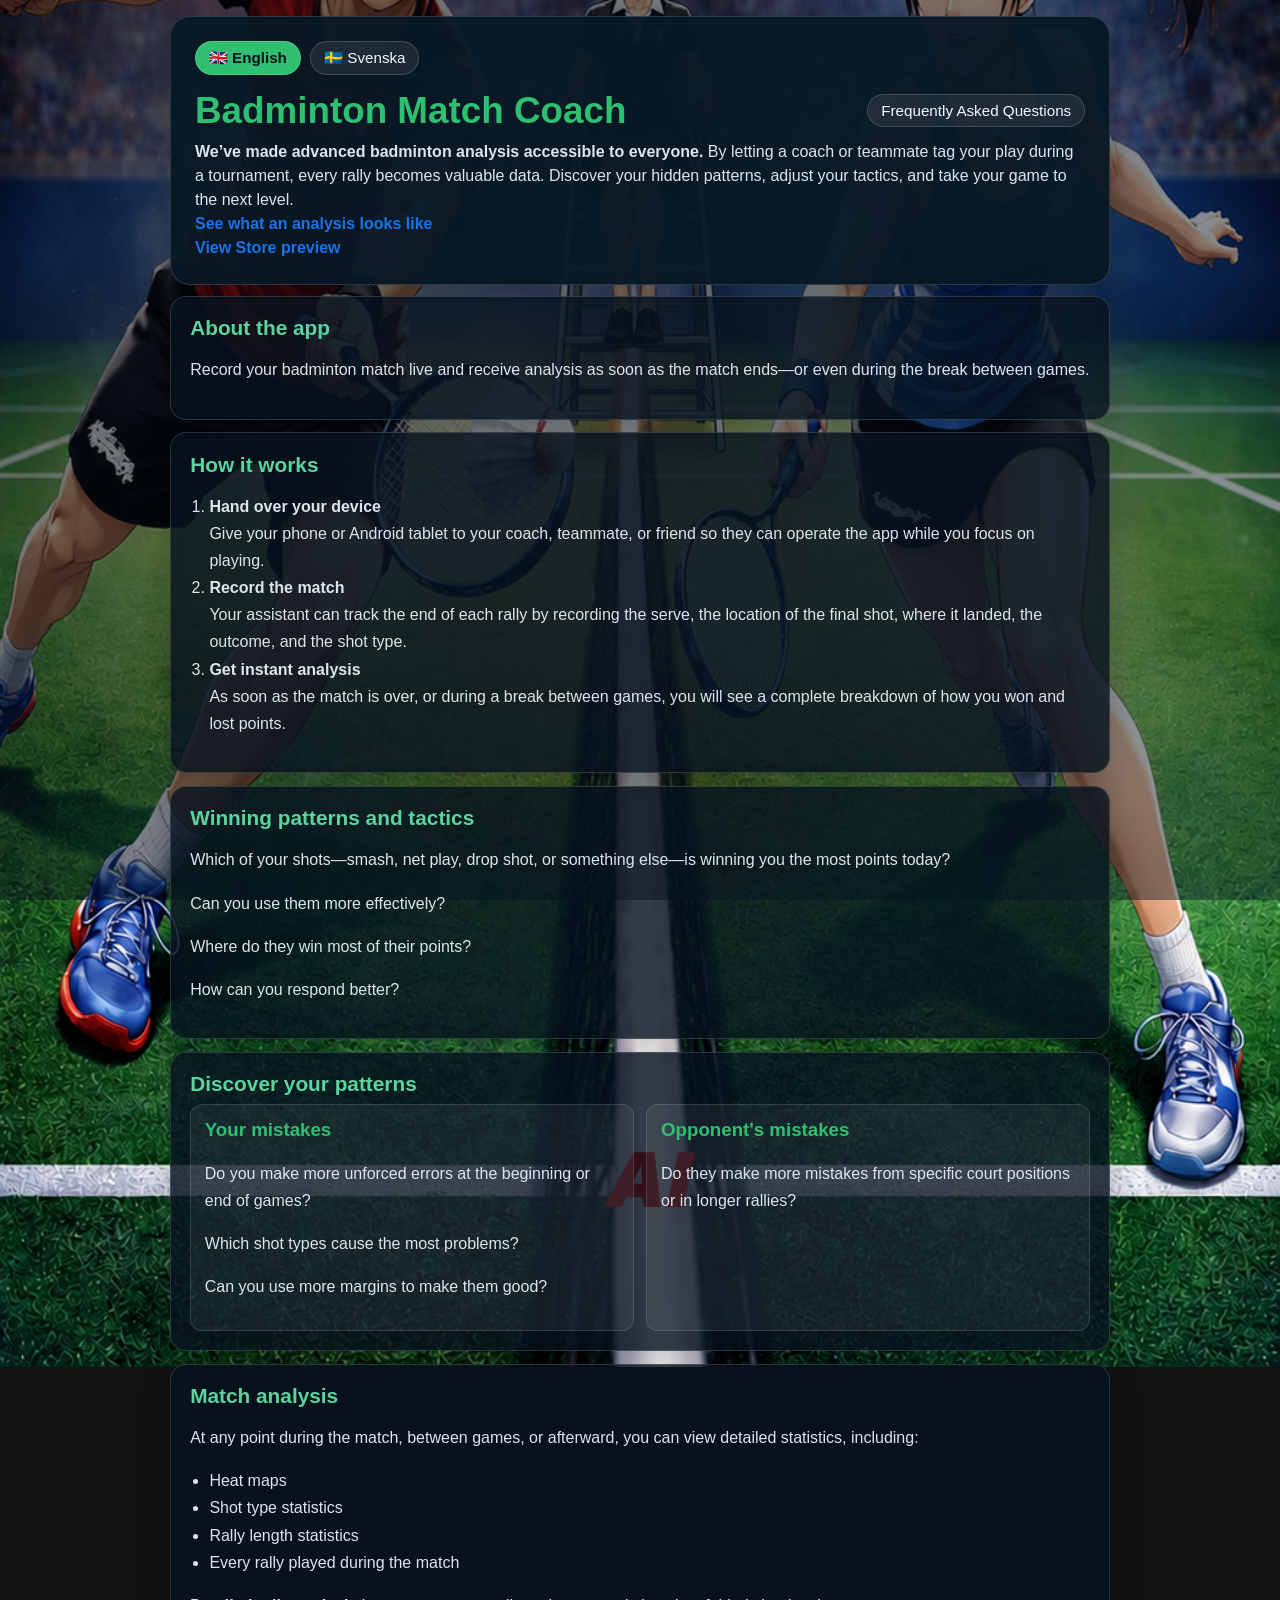
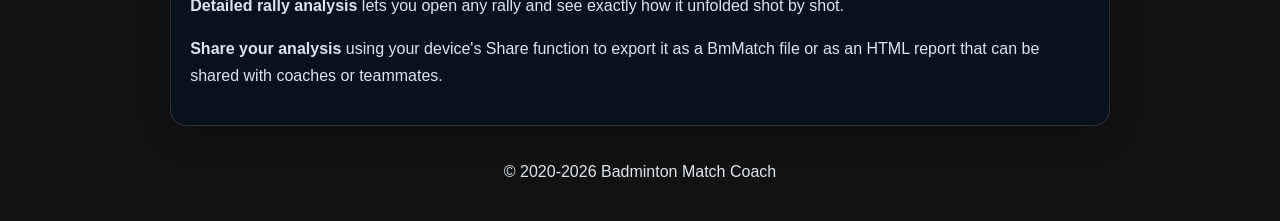
<file: index.html>
<!DOCTYPE html>
<html lang="en">
<head>
    <meta charset="UTF-8">
    <meta name="viewport" content="width=device-width, initial-scale=1.0">
    <title>Badminton Match Coach</title>
    <link rel="stylesheet" href="css/styles.css">
</head>
<body>
    <div class="page-shell">
        <header class="hero">
            <div class="header-controls">
                <div class="lang-switcher" role="group" aria-label="Language switcher">
                    <button class="lang-btn active" type="button" data-lang="en" aria-label="Switch to English">🇬🇧 English</button>
                    <button class="lang-btn" type="button" data-lang="sv" aria-label="Växla till svenska">🇸🇪 Svenska</button>
                </div>
            </div>
            <div class="hero-title-row">
                <h1>Badminton Match Coach</h1>
                <a href="faq.html" class="back-home-btn" data-i18n="faqLink">Frequently Asked Questions</a>
            </div>
            <p data-i18n="heroSubtitle">Turn your coach, teammate, or friend into a digital match analyst and get instant insight into how matches are won or lost.</p>
            <p class="nav-links">
                <a href="analysis.html" data-i18n="linkAnalysis">See what an analysis looks like</a>
            </p>
            <p class="nav-links">
                <a href="play/index.html" data-i18n="linkPreview">View Play Store preview</a>
            </p>
        </header>

        <main class="container">
            <section class="card">
                <h2 data-i18n="aboutTitle">About the app</h2>
                <p data-i18n="aboutText">Record your badminton match live and receive analysis as soon as the match ends—or even during the break between games.</p>
            </section>

            <section class="card">
                <h2 data-i18n="howTitle">How it works</h2>
                <ol>
                    <li><strong data-i18n="step1Title">Hand over your device</strong><br><span data-i18n="step1Text">Give your phone or Android tablet to your coach, teammate, or friend so they can operate the app while you focus on playing.</span></li>
                    <li><strong data-i18n="step2Title">Record the match</strong><br><span data-i18n="step2Text">Your assistant can tap how each rally ends by tapping the serve, and where the final shot was hit from, where it landed, the rally outcome with a shot type.</span></li>
                    <li><strong data-i18n="step3Title">Get instant analysis</strong><br><span data-i18n="step3Text">As soon as the match is over, or during a break between games, you will see a complete breakdown of how you won and lost points.</span></li>
                </ol>
            </section>

            <section class="card">
                <h2 data-i18n="patternsTitle">Winning patterns and tactics</h2>
                <p data-i18n="patternsText1">Which of your shots—smash, net play, drop shot, or something else—is winning you the most points today?</p>
                <p data-i18n="patternsText2">Can you use them more effectively?</p>
                <p data-i18n="patternsText3">Where do they win most of their points?</p>
                <p data-i18n="patternsText4">How can you respond better?</p>
            </section>

            <section class="card">
                <h2 data-i18n="discoverTitle">Discover your patterns</h2>
                <div class="grid">
                    <div class="panel">
                        <h3 data-i18n="mistakesTitle">Your mistakes</h3>
                        <p data-i18n="mistakesText1">Do you make more unforced errors at the beginning or end of games?</p>
                        <p data-i18n="mistakesText2">Which shot types cause the most problems?</p>
                        <p data-i18n="mistakesText3">Can you use more margins to make them good?</p>
                    </div>
                    <div class="panel">
                        <h3 data-i18n="opponentTitle">Opponent's mistakes</h3>
                        <p data-i18n="opponentText">Do they make more mistakes from specific court positions or in longer rallies?</p>
                    </div>
                </div>
            </section>

            <section class="card">
                <h2 data-i18n="analysisTitle">Match analysis</h2>
                <p data-i18n="analysisIntro">At any point during the match, between games, or afterward, you can view detailed statistics, including:</p>
                <ul>
                    <li data-i18n="analysisItem1">Heat maps</li>
                    <li data-i18n="analysisItem2">Shot type statistics</li>
                    <li data-i18n="analysisItem3">Rally length statistics</li>
                    <li data-i18n="analysisItem4">Every rally played during the match</li>
                </ul>
                <p><strong data-i18n="detailedAnalysis">Detailed rally analysis</strong> <span data-i18n="detailedAnalysisText">lets you open any rally and see exactly how it unfolded shot by shot.</span></p>
                <p><strong data-i18n="shareAnalysis">Share your analysis</strong> <span data-i18n="shareAnalysisText">using your device's Share function to export it as a BmMatch file or as an HTML report that can be shared with coaches or teammates.</span></p>
            </section>

        </main>

        <footer>
            <p>&copy; 2020-2026 Badminton Match Coach</p>
        </footer>
    </div>

    <script src="js/main.js"></script>
</body>
</html>
</file>
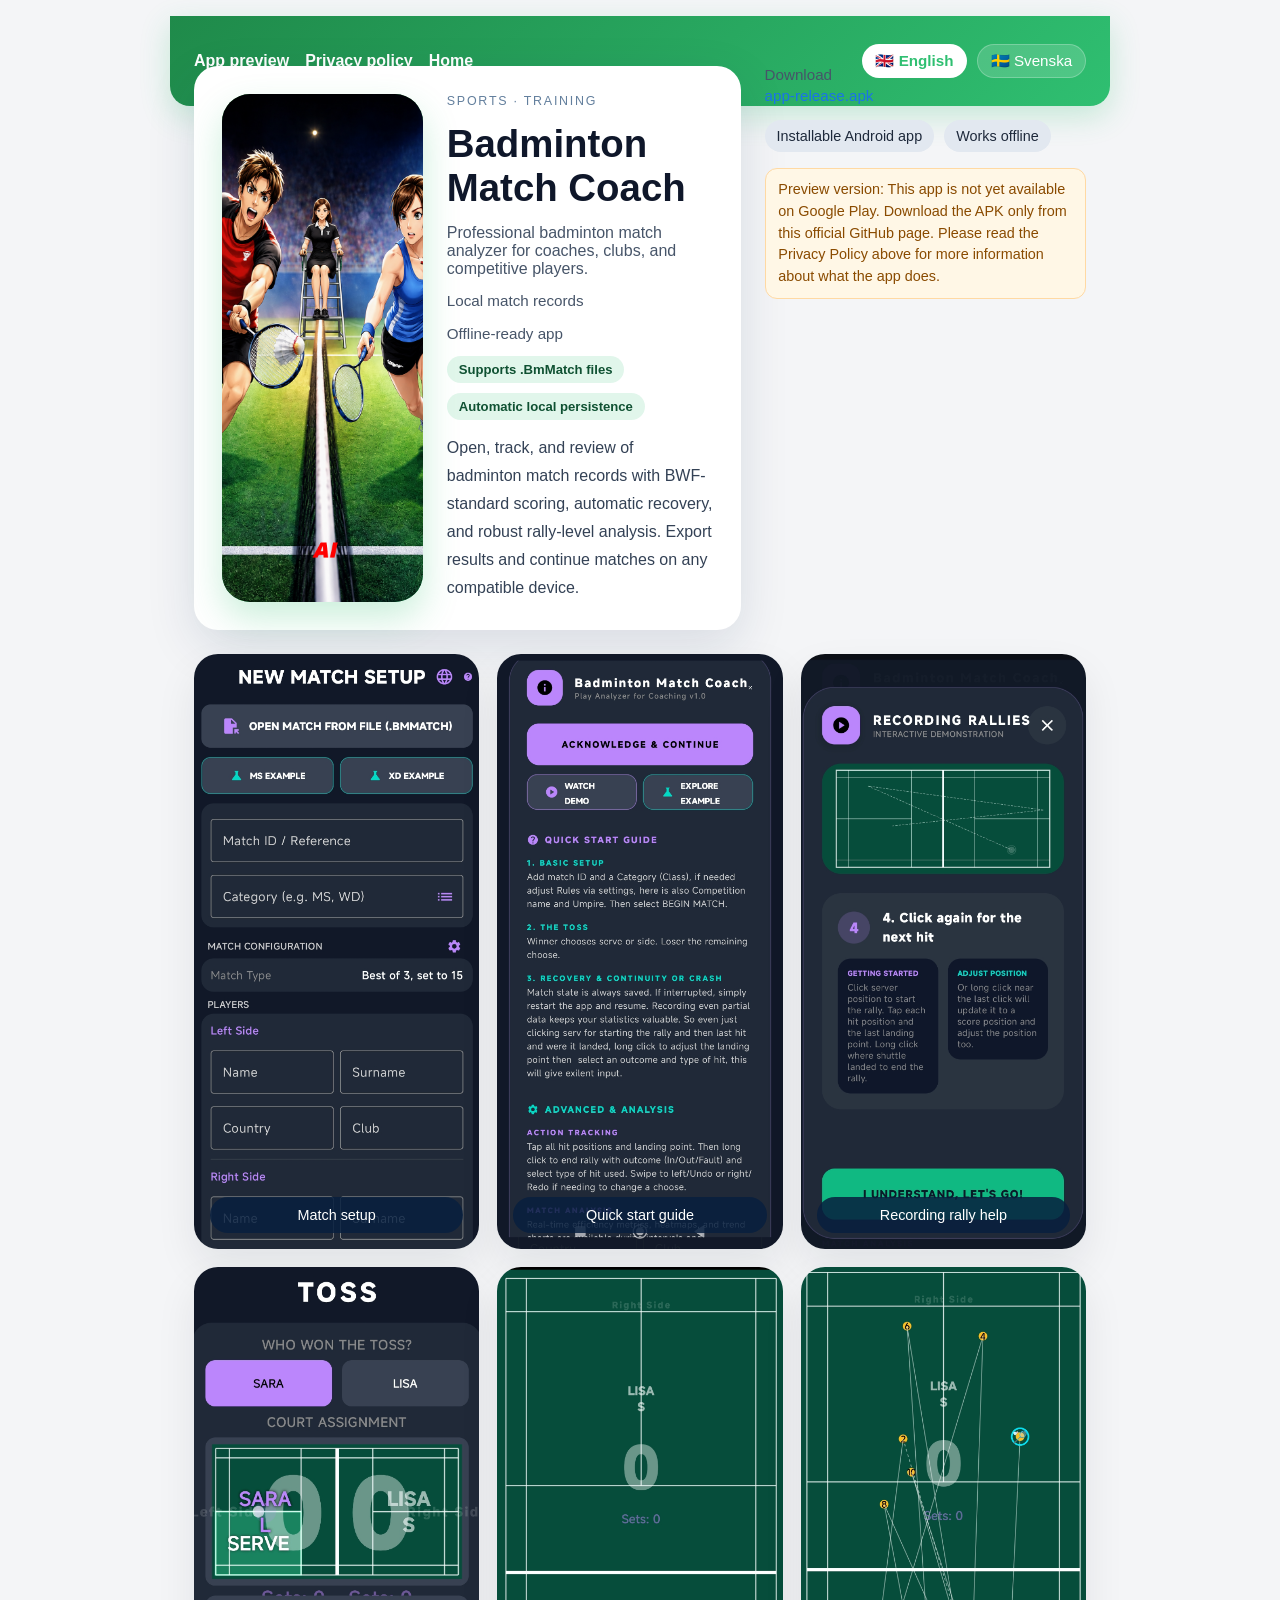
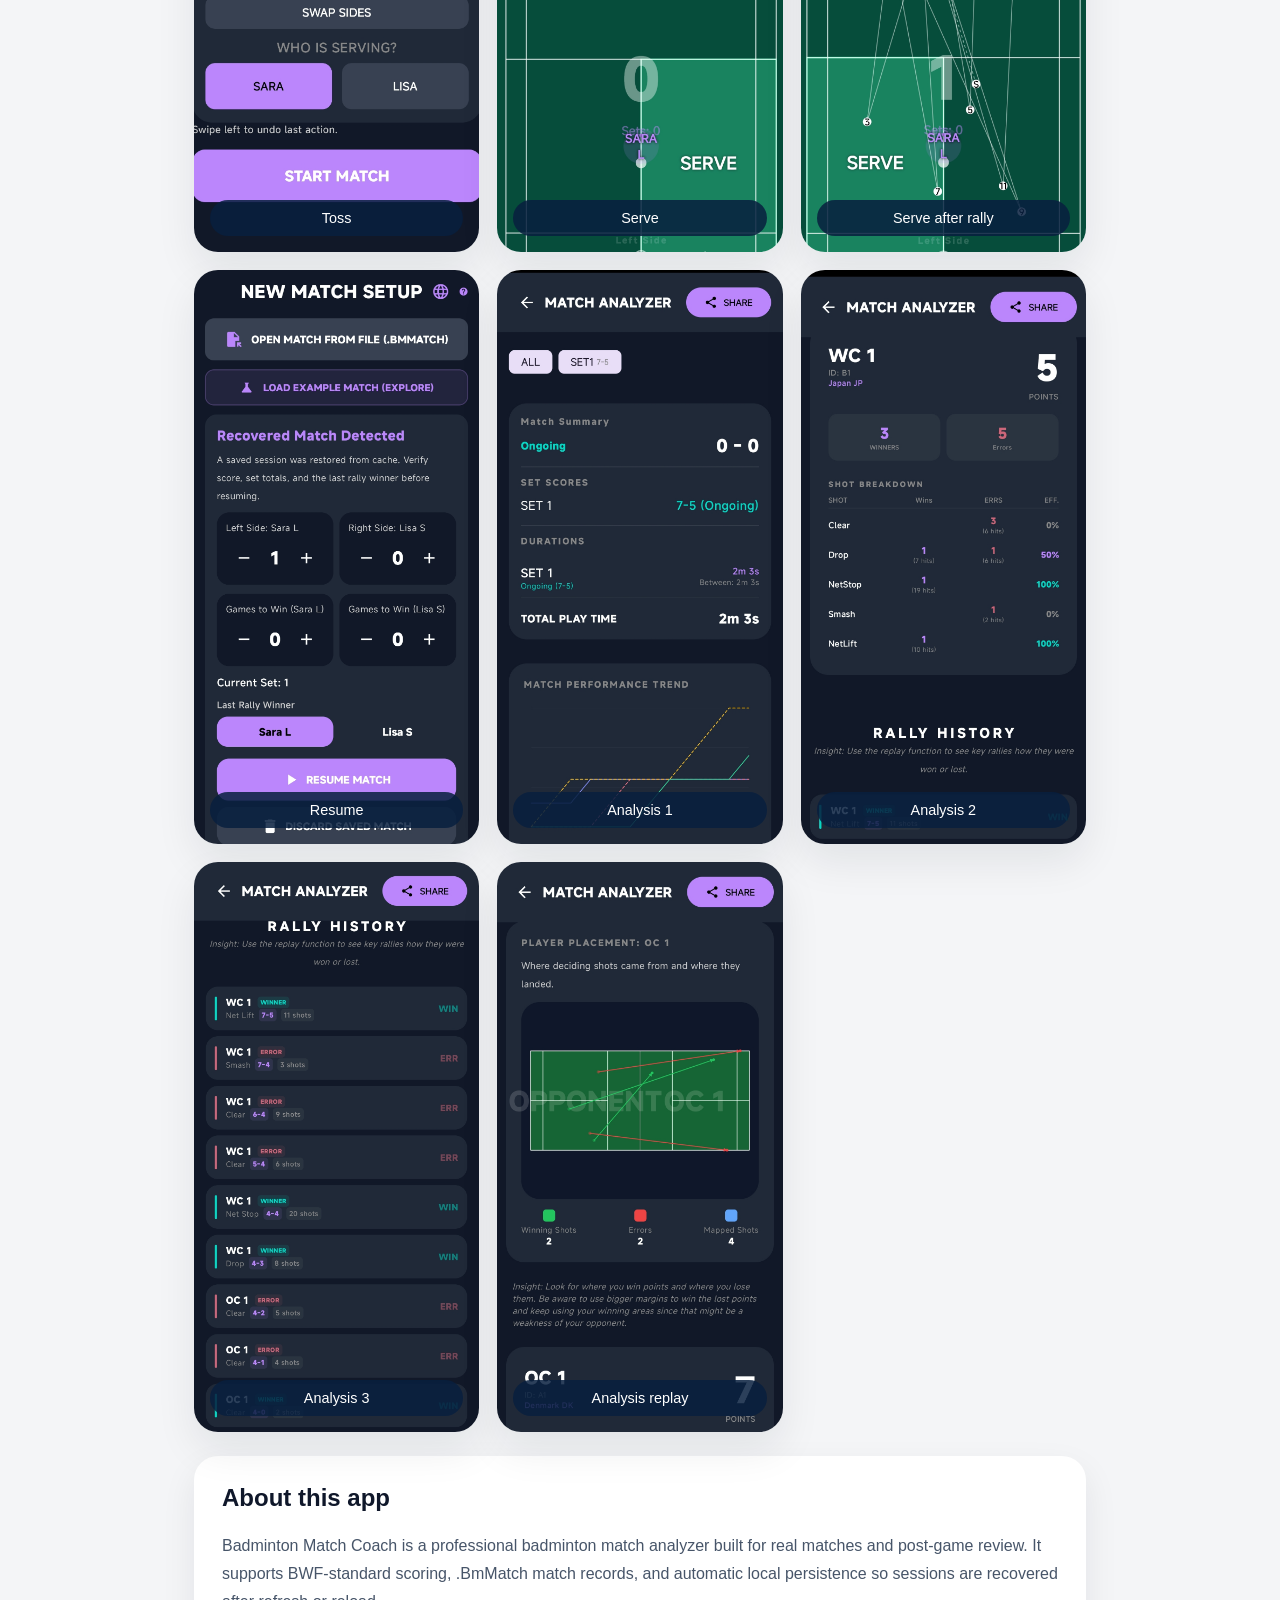
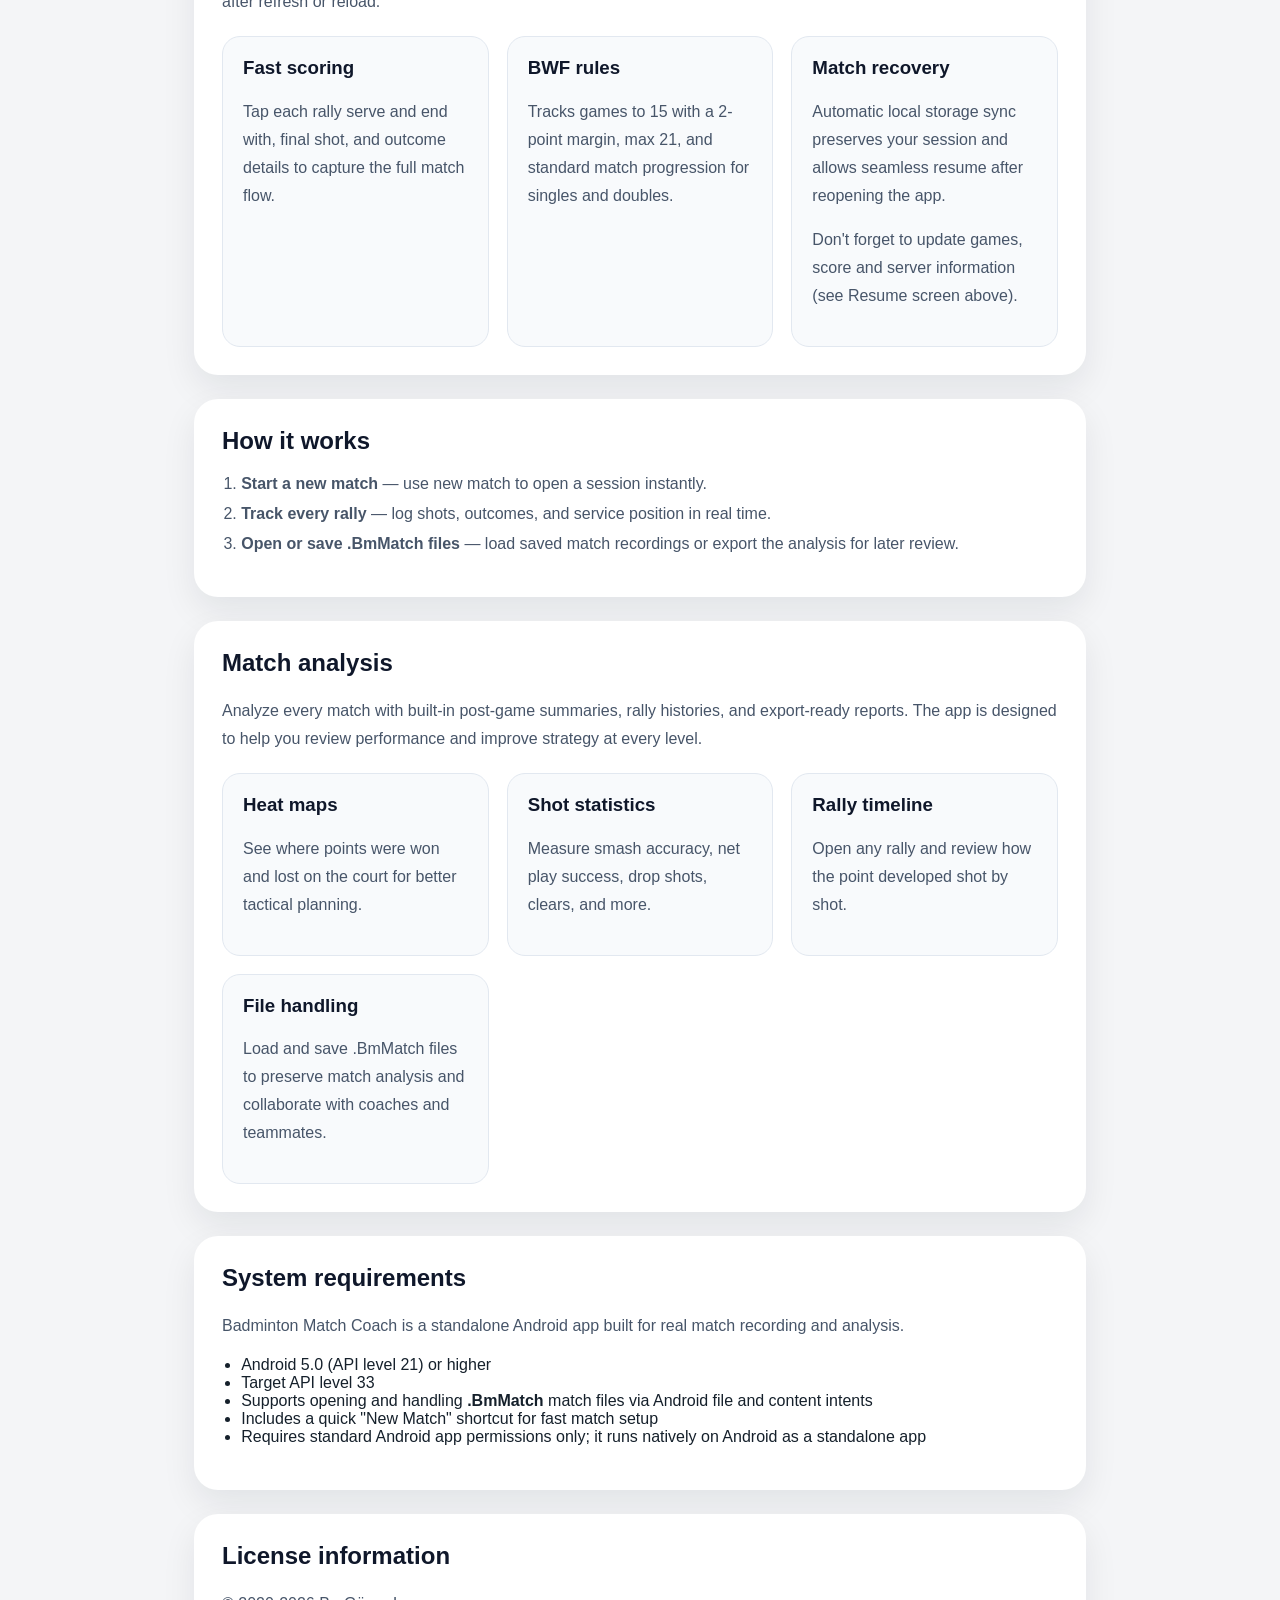
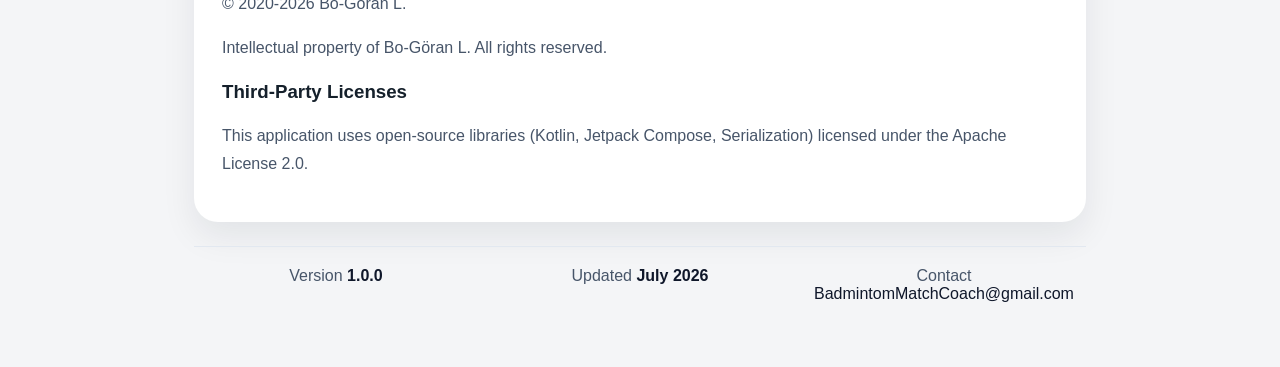
<file: play/index.html>
<!DOCTYPE html>
<html lang="en">
<head>
  <meta charset="UTF-8">
  <meta name="viewport" content="width=device-width, initial-scale=1.0">
  <title>Badminton Match Coach — App Page</title>
  <link rel="stylesheet" href="../css/styles.css">
</head>
<body class="play-page">
  <div class="page-shell">
    <header class="play-hero">
      <div class="top-nav">
        <a href="index.html" data-i18n="appPreviewLink">App preview</a>
        <a href="privacy.html" data-i18n="privacyLink">Privacy policy</a>
        <a href="../index.html" data-i18n="homeLink">Home</a>
      </div>
      <div class="lang-switcher" role="group" aria-label="Language switcher">
        <button class="lang-btn active" type="button" data-lang="en" aria-label="Switch to English">🇬🇧 English</button>
        <button class="lang-btn" type="button" data-lang="sv" aria-label="Växla till svenska">🇸🇪 Svenska</button>
      </div>
    </header>

    <main class="app-shell">
      <section class="app-intro">
        <article class="app-card">
          <div class="app-icon">
            <img src="../BadmintonMatchCoach.png" alt="Badminton Match Coach icon">
          </div>
          <div class="app-details">
            <span class="app-category" data-i18n="appCategory">Sports · Training</span>
            <h1>Badminton Match Coach</h1>
            <p class="app-subtitle" data-i18n="appSubtitle">Professional badminton match analyzer for coaches, clubs, and competitive players.</p>
            <div class="app-meta">
              <div class="meta-row">
                <span data-i18n="metaLocalRecords">Local match records</span>
                <span data-i18n="metaOffline">Offline-ready app</span>
              </div>
            </div>
            <div class="badge-list">
              <span class="badge" data-i18n="badgeSupports">Supports .BmMatch files</span>
              <span class="badge" data-i18n="badgePersistence">Automatic local persistence</span>
            </div>
            <p class="app-description" data-i18n="appDescription">Open, track, and review of badminton match records with BWF-standard scoring, automatic recovery, and robust rally-level analysis. Export results and continue matches on any compatible device.</p>
          </div>
        </article>

        <aside class="app-actions">
          <div class="developer-info">
            <span data-i18n="offeredBy">Offered by</span>
            <a href="app-release.apk" data-i18n="downloadApk">Download app-release.apk</a>
          </div>
          <div class="action-tags">
            <span data-i18n="tagInstallable">Installable app</span>
            <span data-i18n="tagOffline">Works offline</span>
          </div>
          <p class="preview-warning" data-i18n="previewWarning">Preview version: This app is not available on Google Play yet.</p>
        </aside>
      </section>

      <section class="screenshot-grid">
        <div class="screenshot-card"><img src="SC_MatchSetup.jpg" alt="Match setup screen"><div class="screenshot-label" data-i18n="screenshotMatchSetup">Match setup</div></div>
        <div class="screenshot-card"><img src="SC_QuiqStartGuid.jpg" alt="Quick start guide screen"><div class="screenshot-label" data-i18n="screenshotQuickStart">Quick start guide</div></div>
        <div class="screenshot-card"><img src="SC_RecordingRallyHelp.jpg" alt="Recording rally help screen"><div class="screenshot-label" data-i18n="screenshotRecordingHelp">Recording rally help</div></div>
        <div class="screenshot-card"><img src="SC_Toss.jpg" alt="Toss screen"><div class="screenshot-label" data-i18n="screenshotToss">Toss</div></div>
        <div class="screenshot-card"><img src="SC_Serve.jpg" alt="Serve screen"><div class="screenshot-label" data-i18n="screenshotServe">Serve</div></div>
        <div class="screenshot-card"><img src="SC_ServAfterRally.jpg" alt="Serve after rally screen"><div class="screenshot-label" data-i18n="screenshotServeAfter">Serve after rally</div></div>
        <div class="screenshot-card"><img src="SC_Resume.jpg" alt="Resume screen"><div class="screenshot-label" data-i18n="screenshotResume">Resume</div></div>
        <div class="screenshot-card"><img src="SC_Analysis_1.jpg" alt="Analysis screen 1"><div class="screenshot-label" data-i18n="screenshotAnalysis1">Analysis 1</div></div>
        <div class="screenshot-card"><img src="SC_Analysis_2.jpg" alt="Analysis screen 2"><div class="screenshot-label" data-i18n="screenshotAnalysis2">Analysis 2</div></div>
        <div class="screenshot-card"><img src="SC_Analysis_3.jpg" alt="Analysis screen 3"><div class="screenshot-label" data-i18n="screenshotAnalysis3">Analysis 3</div></div>
        <div class="screenshot-card"><img src="SC_Analysis_Replay.jpg" alt="Analysis replay screen"><div class="screenshot-label" data-i18n="screenshotReplay">Analysis replay</div></div>
      </section>

      <section class="play-section">
        <h2 data-i18n="aboutAppTitle">About this app</h2>
        <p data-i18n="aboutAppText">Badminton Match Coach is a professional badminton match analyzer built for real matches and post-game review. It supports BWF-standard scoring, .BmMatch match records, and automatic local persistence so sessions are recovered after refresh or reload.</p>
        <div class="feature-list">
          <div>
            <h3 data-i18n="featureFastScoring">Fast scoring</h3>
            <p data-i18n="featureFastScoringText">Tap each rally serve and end with, final shot, and outcome details to capture the full match flow.</p>
          </div>
          <div>
            <h3 data-i18n="featureBwfRules">BWF rules</h3>
            <p data-i18n="featureBwfRulesText">Tracks games to 15 with a 2-point margin, max 21, and standard match progression for singles and doubles.</p>
          </div>
          <div>
            <h3 data-i18n="featureMatchRecovery">Match recovery</h3>
            <p data-i18n="featureMatchRecoveryText">Automatic local storage sync preserves your session and allows seamless resume after reopening the app.</p>
            <p data-i18n="featureMatchRecoveryNote">Don't forget to update games, score and server information (see Resume screen above).</p>
          </div>
        </div>
      </section>

      <section class="play-section">
        <h2 data-i18n="howItWorksTitle">How it works</h2>
        <ol class="app-list">
          <li><strong data-i18n="stepStartMatch">Start a new match</strong> <span data-i18n="stepStartMatchText">— use the quick new match shortcut to open a session instantly.</span></li>
          <li><strong data-i18n="stepTrackRallies">Track every rally</strong> <span data-i18n="stepTrackRalliesText">— log shots, outcomes, and service position in real time.</span></li>
          <li><strong data-i18n="stepSaveFiles">Open or save .BmMatch files</strong> <span data-i18n="stepSaveFilesText">— load saved match recordings or export the analysis for later review.</span></li>
        </ol>
      </section>

      <section class="play-section">
        <h2 data-i18n="analysisTitlePlay">Match analysis</h2>
        <p data-i18n="analysisTextPlay">Analyze every match with built-in post-game summaries, rally histories, and export-ready reports. The app is designed to help you review performance and improve strategy at every level.</p>
        <div class="info-grid">
          <div>
            <h3 data-i18n="heatMapsTitle">Heat maps</h3>
            <p data-i18n="heatMapsText">See where points were won and lost on the court for better tactical planning.</p>
          </div>
          <div>
            <h3 data-i18n="shotStatsTitle">Shot statistics</h3>
            <p data-i18n="shotStatsText">Measure smash accuracy, net play success, drop shots, clears, and more.</p>
          </div>
          <div>
            <h3 data-i18n="rallyTimelineTitle">Rally timeline</h3>
            <p data-i18n="rallyTimelineText">Open any rally and review how the point developed shot by shot.</p>
          </div>
          <div>
            <h3 data-i18n="fileHandlingTitle">File handling</h3>
            <p data-i18n="fileHandlingText">Load and save .BmMatch files to preserve match analysis and collaborate with coaches and teammates.</p>
          </div>
        </div>
      </section>

      <section class="play-section">
        <h2 data-i18n="systemRequirementsTitle">System requirements</h2>
        <p data-i18n="systemRequirementsText">Badminton Match Coach is a standalone Android app built for real match recording and analysis.</p>
        <ul>
          <li data-i18n="requirementAndroid">Android 5.0 (API level 21) or higher</li>
          <li data-i18n="requirementApi">Target API level 33</li>
          <li data-i18n="requirementBmMatch">Supports opening and handling <strong>.BmMatch</strong> match files via Android file and content intents</li>
          <li data-i18n="requirementShortcut">Includes a quick "New Match" shortcut for fast match setup</li>
          <li data-i18n="requirementPermissions">Requires standard Android app permissions only; it runs natively on Android as a standalone app</li>
        </ul>
      </section>

      <section class="play-section" aria-label="License information">
        <h2>License information</h2>
        <p>© 2020-2026 Bo-Göran L.</p>
        <p>Intellectual property of Bo-Göran L. All rights reserved.</p>
        <h3>Third-Party Licenses</h3>
        <p>This application uses open-source libraries (Kotlin, Jetpack Compose, Serialization) licensed under the Apache License 2.0.</p>
      </section>

      <footer class="play-footer">
        <div>
          <span data-i18n="versionLabel">Version</span>
          <strong>1.0.0</strong>
        </div>
        <div>
          <span data-i18n="updatedLabel">Updated</span>
          <strong data-i18n="updatedValue">July 2026</strong>
        </div>
        <div>
          <span data-i18n="contactLabel">Contact</span>
          <a href="mailto:BadmintomMatchCoach@gmail.com">BadmintomMatchCoach@gmail.com</a>
        </div>
      </footer>
    </main>
  </div>
  <script src="../js/main.js"></script>
</body>
</html>
</file>
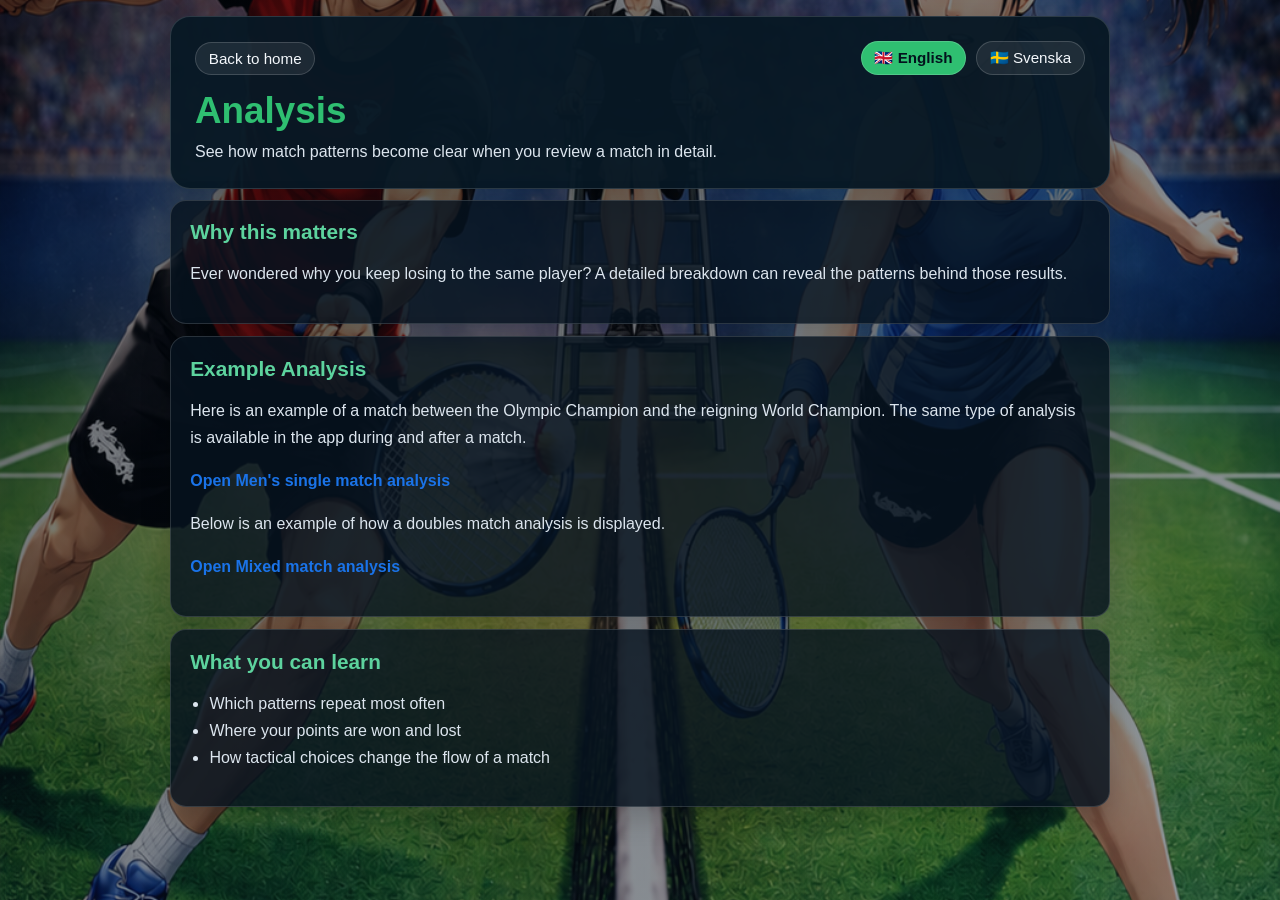
<file: analysis.html>
<!DOCTYPE html>
<html lang="en">
<head>
    <meta charset="UTF-8">
    <meta name="viewport" content="width=device-width, initial-scale=1.0">
    <title>Analysis - Badminton Match Coach</title>
    <link rel="stylesheet" href="css/styles.css">
</head>
<body>
    <div class="page-shell">
        <header class="hero">
            <div class="header-controls">
                <a href="index.html" class="back-home-btn" data-i18n="analysisBackHome">Back to home</a>
                <div class="lang-switcher" role="group" aria-label="Language switcher">
                    <button class="lang-btn active" type="button" data-lang="en" aria-label="Switch to English">🇬🇧 English</button>
                    <button class="lang-btn" type="button" data-lang="sv" aria-label="Växla till svenska">🇸🇪 Svenska</button>
                </div>
            </div>
            <h1 data-i18n="analysisPageTitle">Analysis</h1>
            <p data-i18n="analysisPageSubtitle">See how match patterns become clear when you review a match in detail.</p>
        </header>

        <main class="container">
            <section class="card">
                <h2 data-i18n="analysisWhyTitle">Why this matters</h2>
                <p data-i18n="analysisWhyText">Ever wondered why you keep losing to the same player? A detailed breakdown can reveal the patterns behind those results.</p>
            </section>

            <section class="card">
                <h2 data-i18n="analysisExampleTitle">Example Analysis</h2>
                <p data-i18n="analysisExampleText">Here is an example of a match between the Olympic Champion and the reigning World Champion. The same type of analysis is available in the app during and after a match.</p>
                <p class="nav-links">
                    <a href="BadmintonMatchCoachExampleMatch.html" target="_blank" rel="noopener noreferrer" data-i18n="analysisLinkMen">Open Men's single match analysis</a>
                </p>
                <p data-i18n="analysisDoublesIntro">Below is an example of how a doubles match analysis is displayed.</p>
                <p class="nav-links">
                    <a href="Double_Final_Example.html" target="_blank" rel="noopener noreferrer" data-i18n="analysisLinkMixed">Open Mixed match analysis</a>
                </p>
            </section>

            <section class="card">
                <h2 data-i18n="analysisLearnTitle">What you can learn</h2>
                <ul>
                    <li data-i18n="analysisLearnItem1">Which patterns repeat most often</li>
                    <li data-i18n="analysisLearnItem2">Where your points are won and lost</li>
                    <li data-i18n="analysisLearnItem3">How tactical choices change the flow of a match</li>
                </ul>
            </section>
        </main>

        <footer>
        </footer>
    </div>

    <script src="js/main.js"></script>
</body>
</html>
</file>
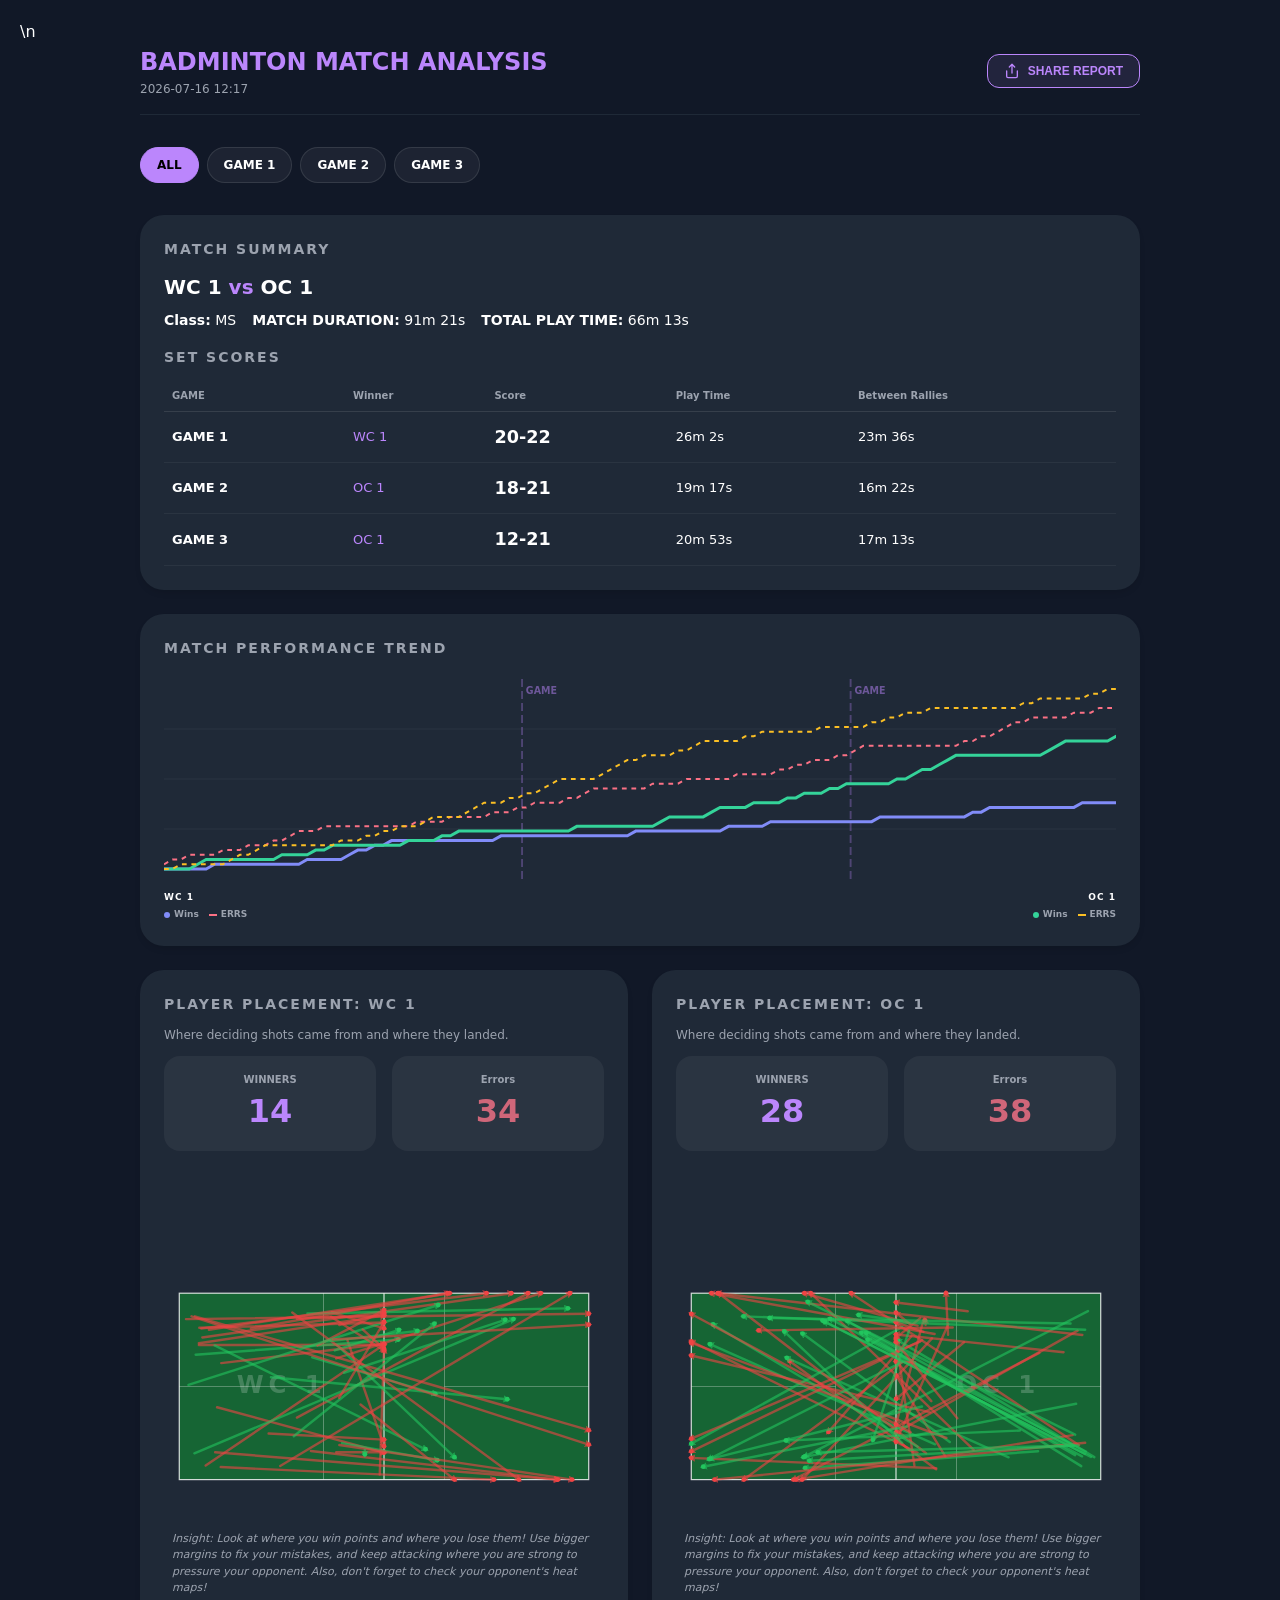
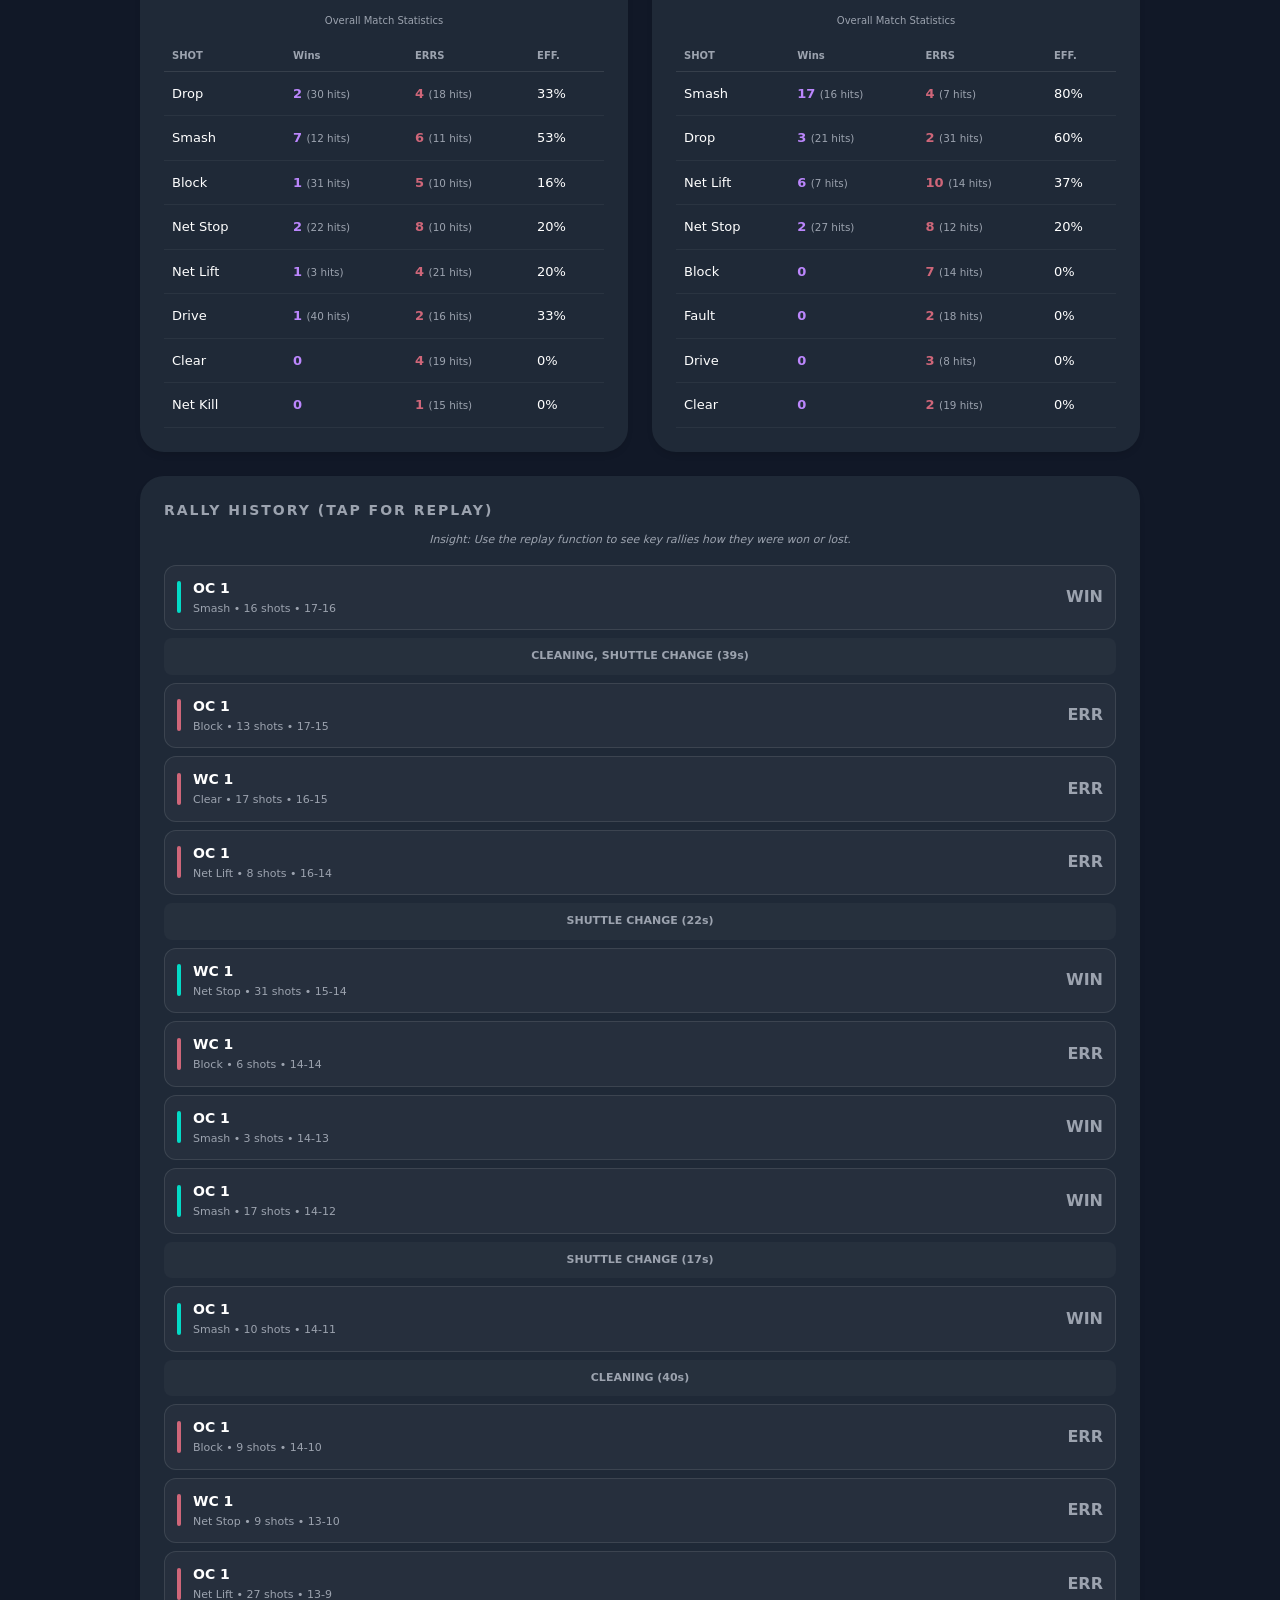
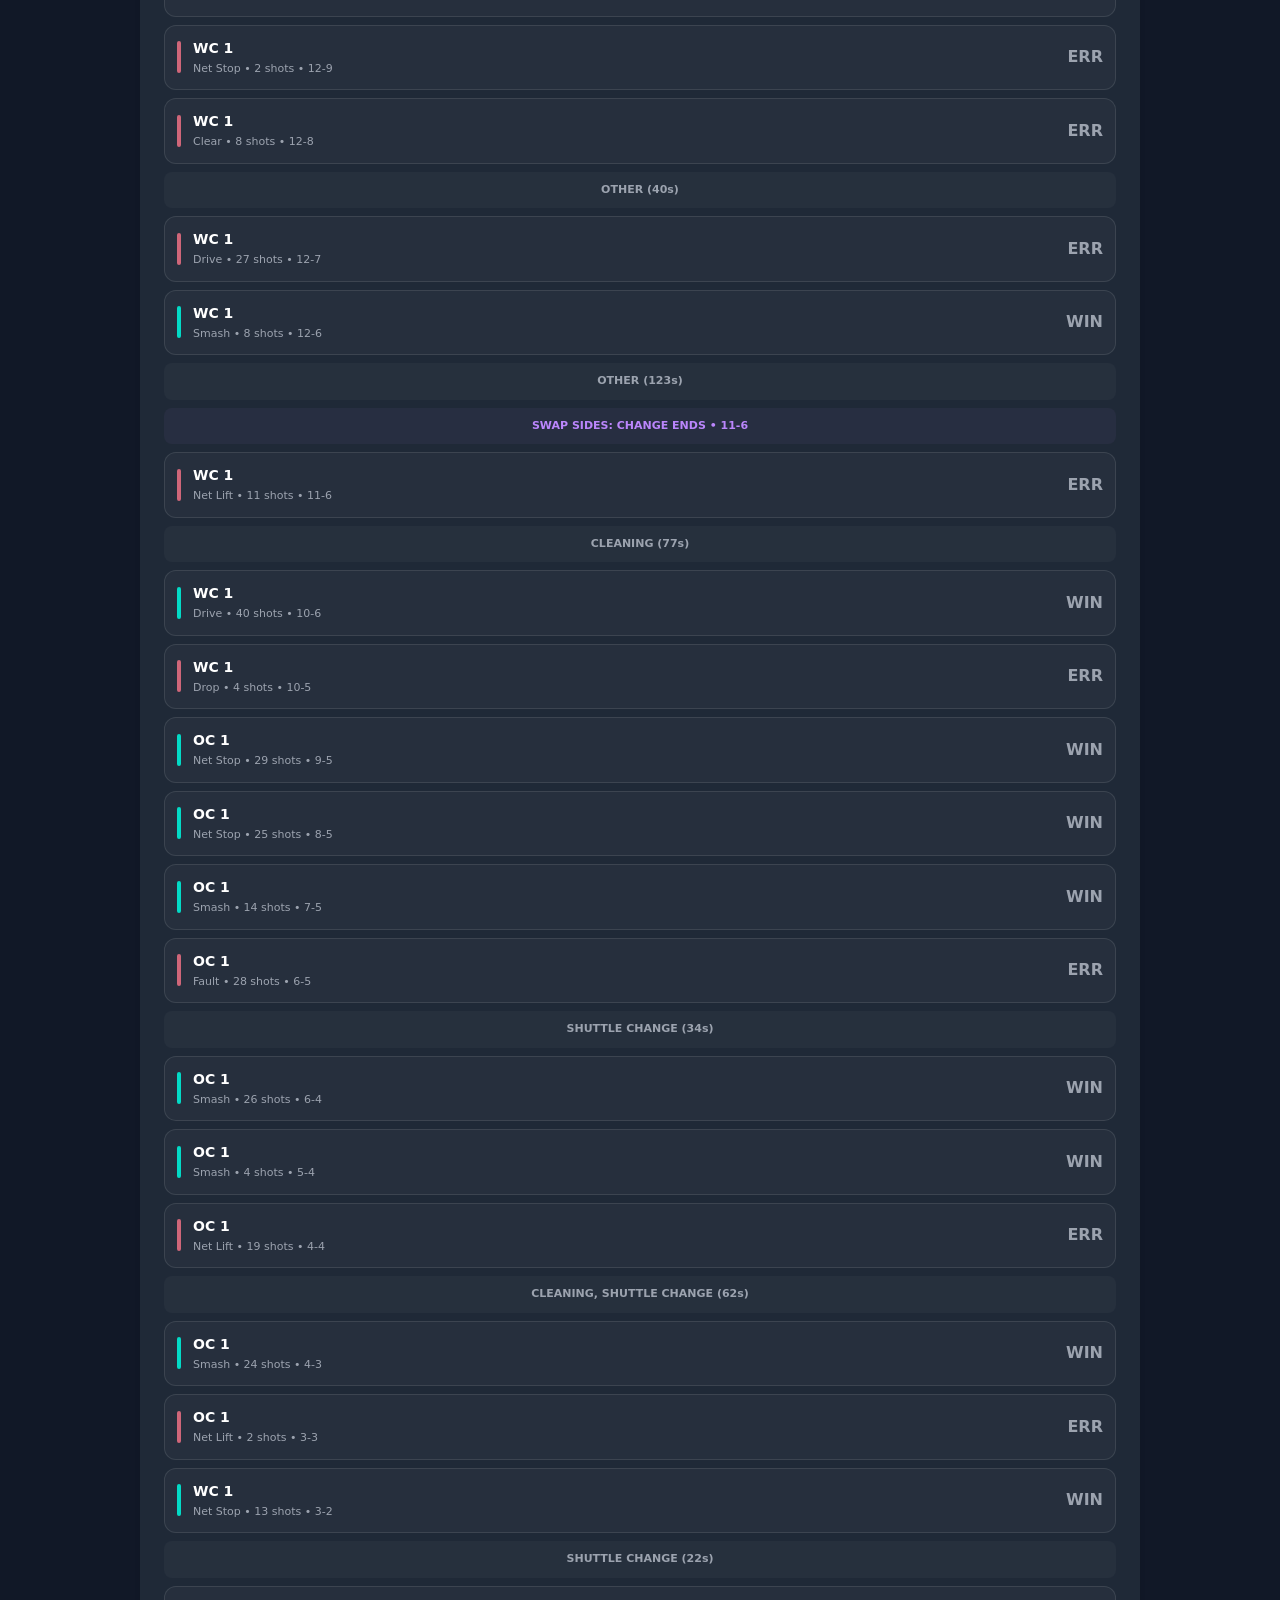
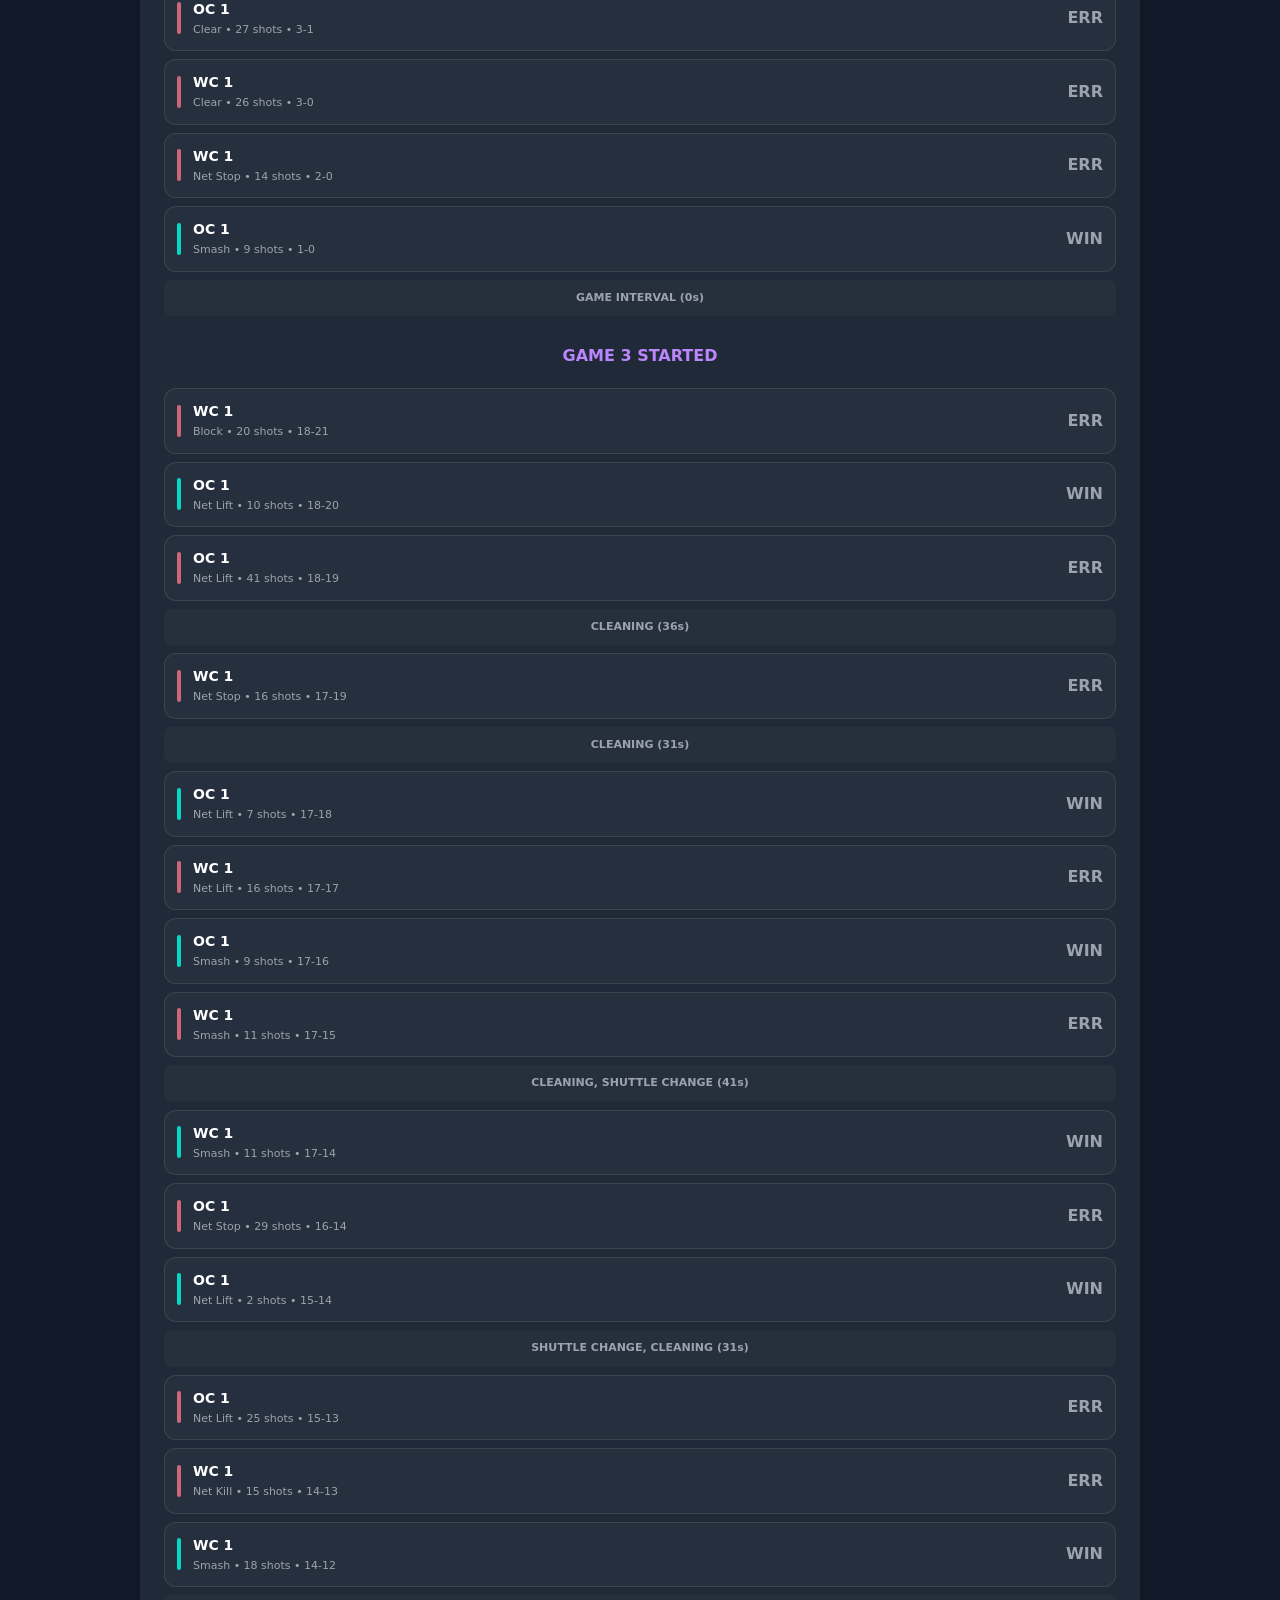
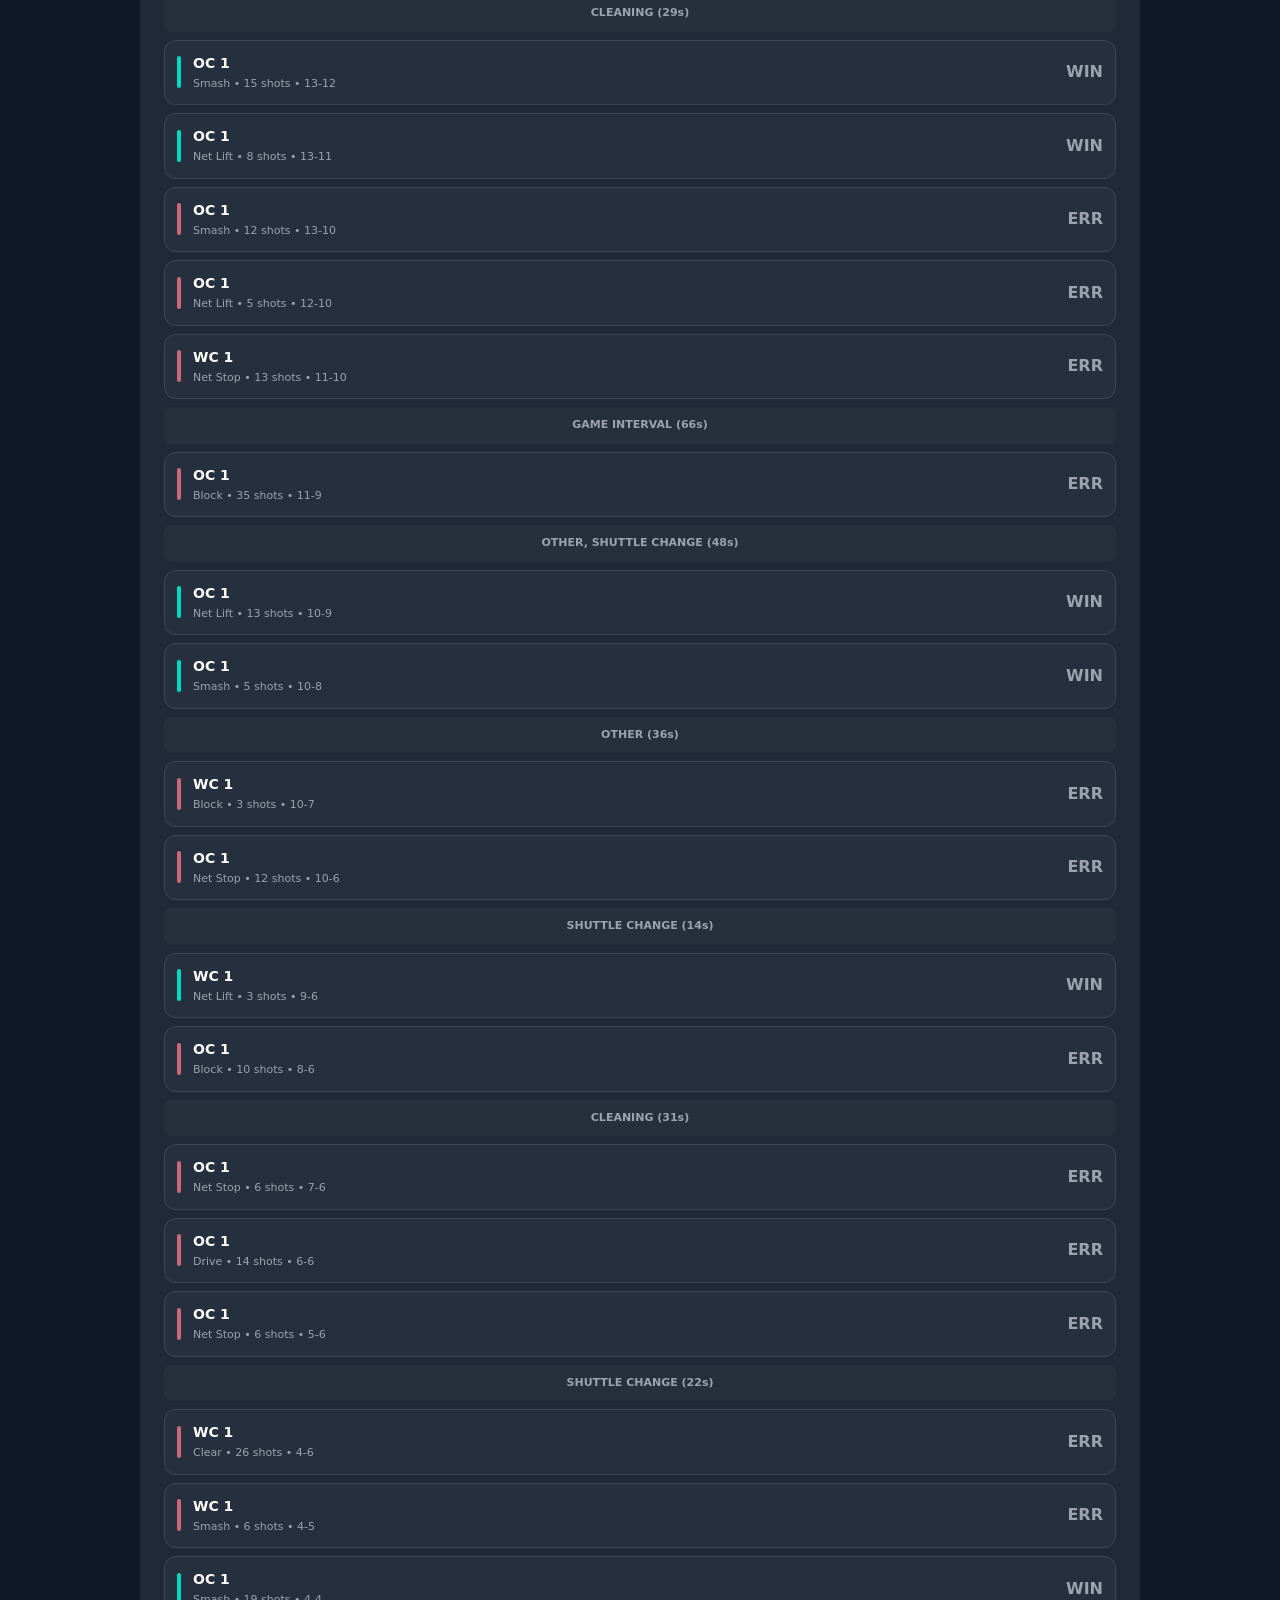
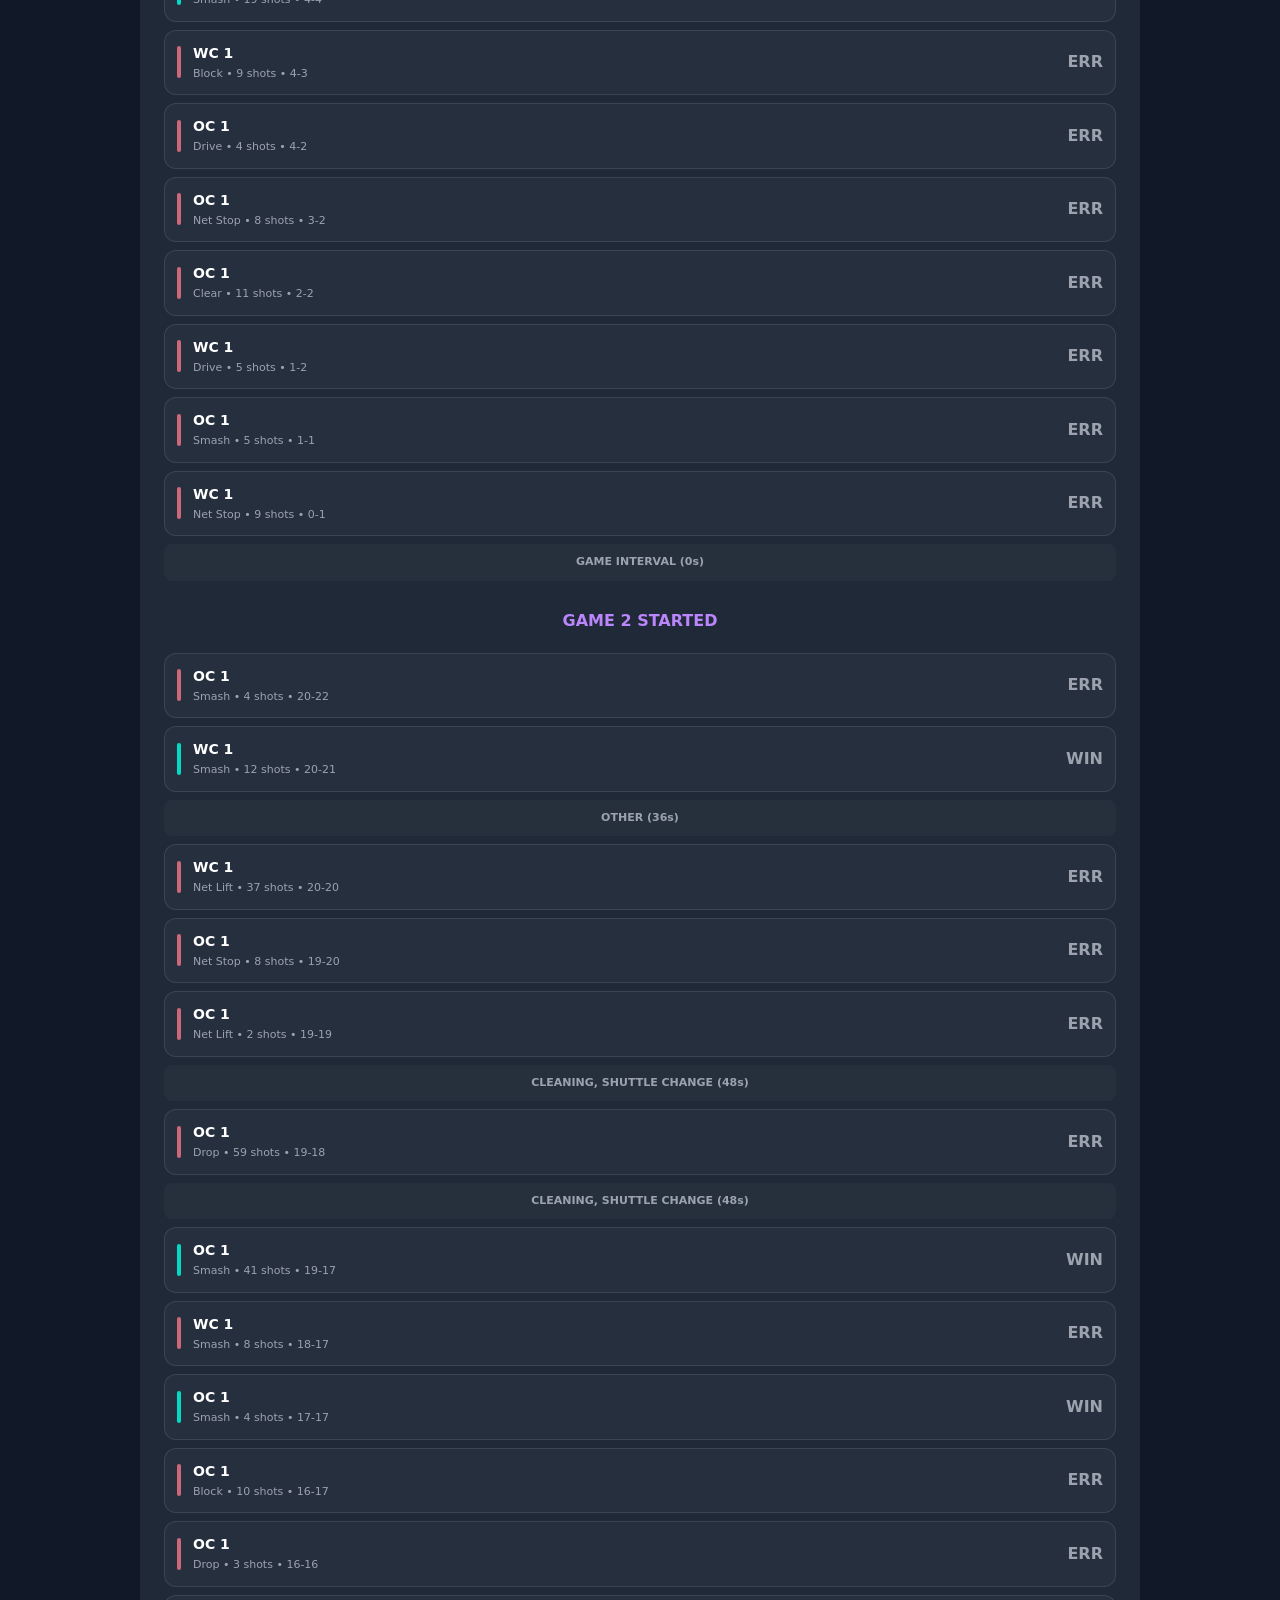
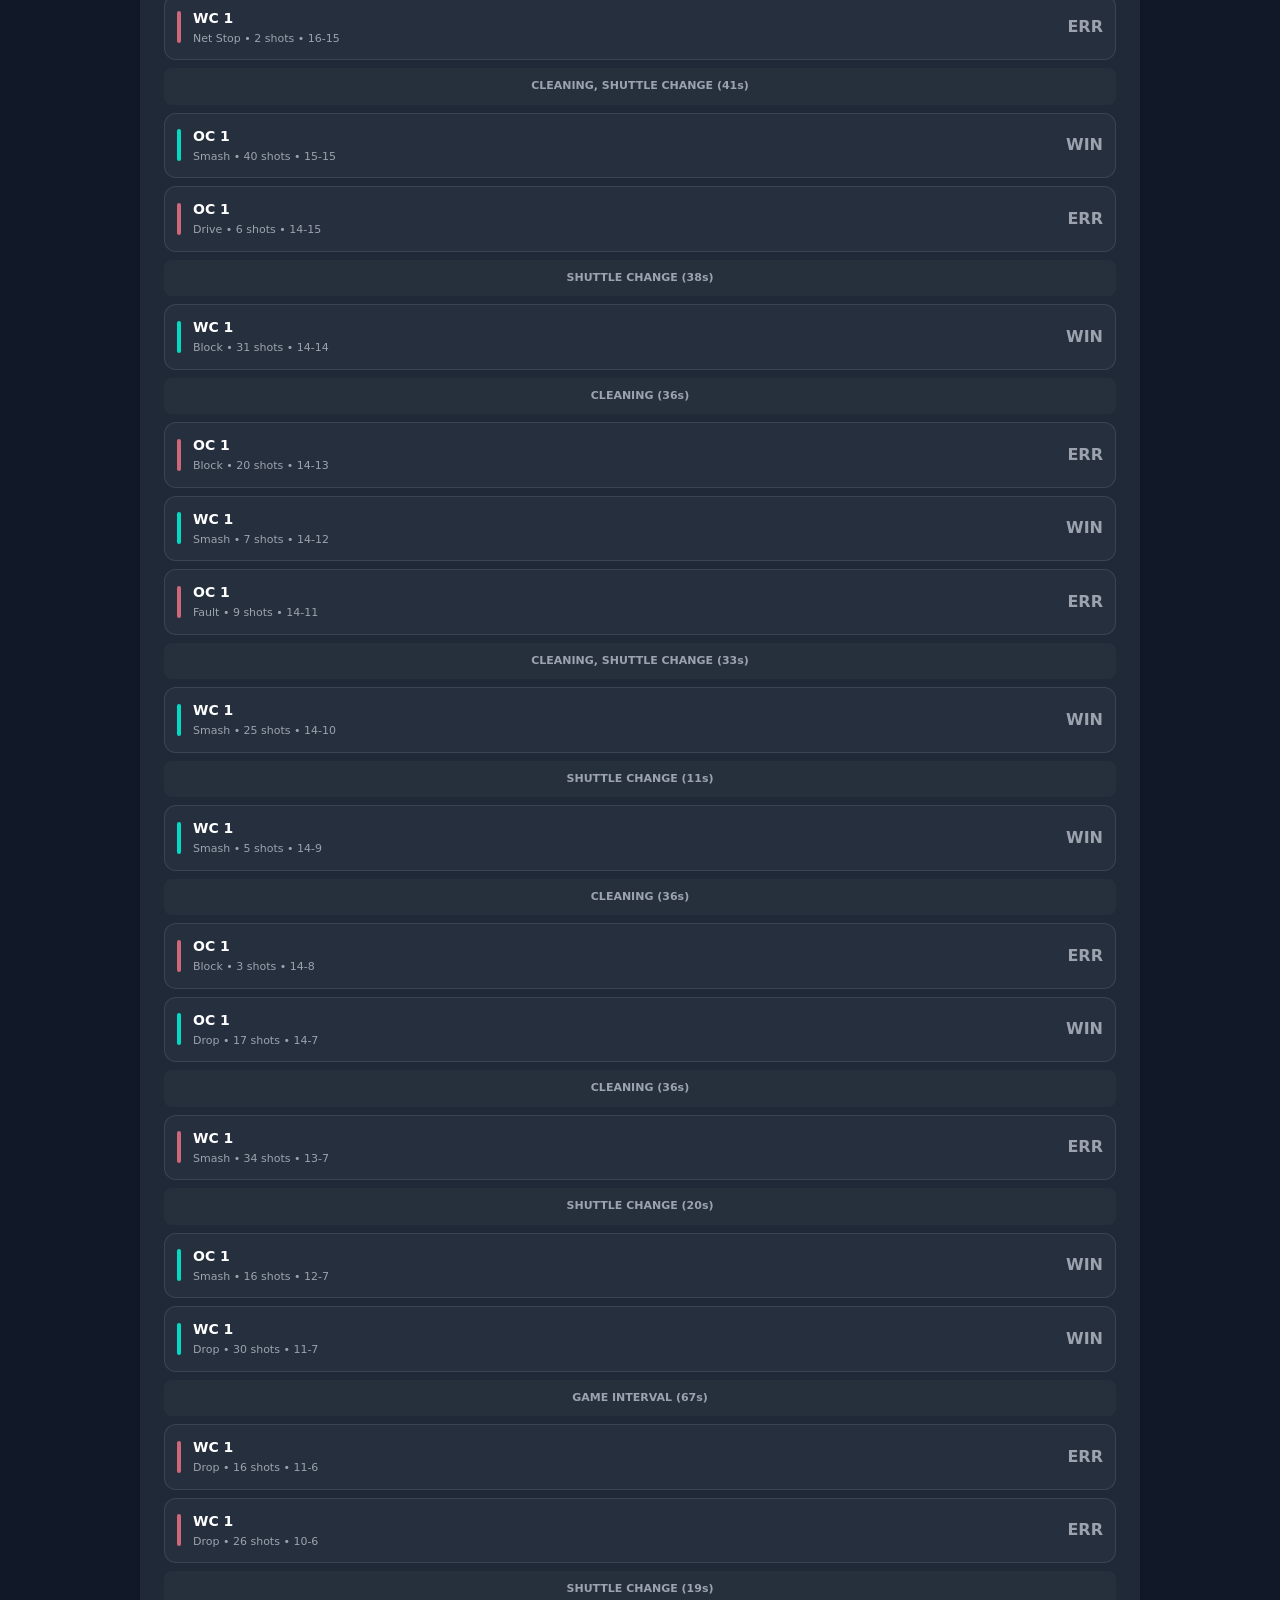
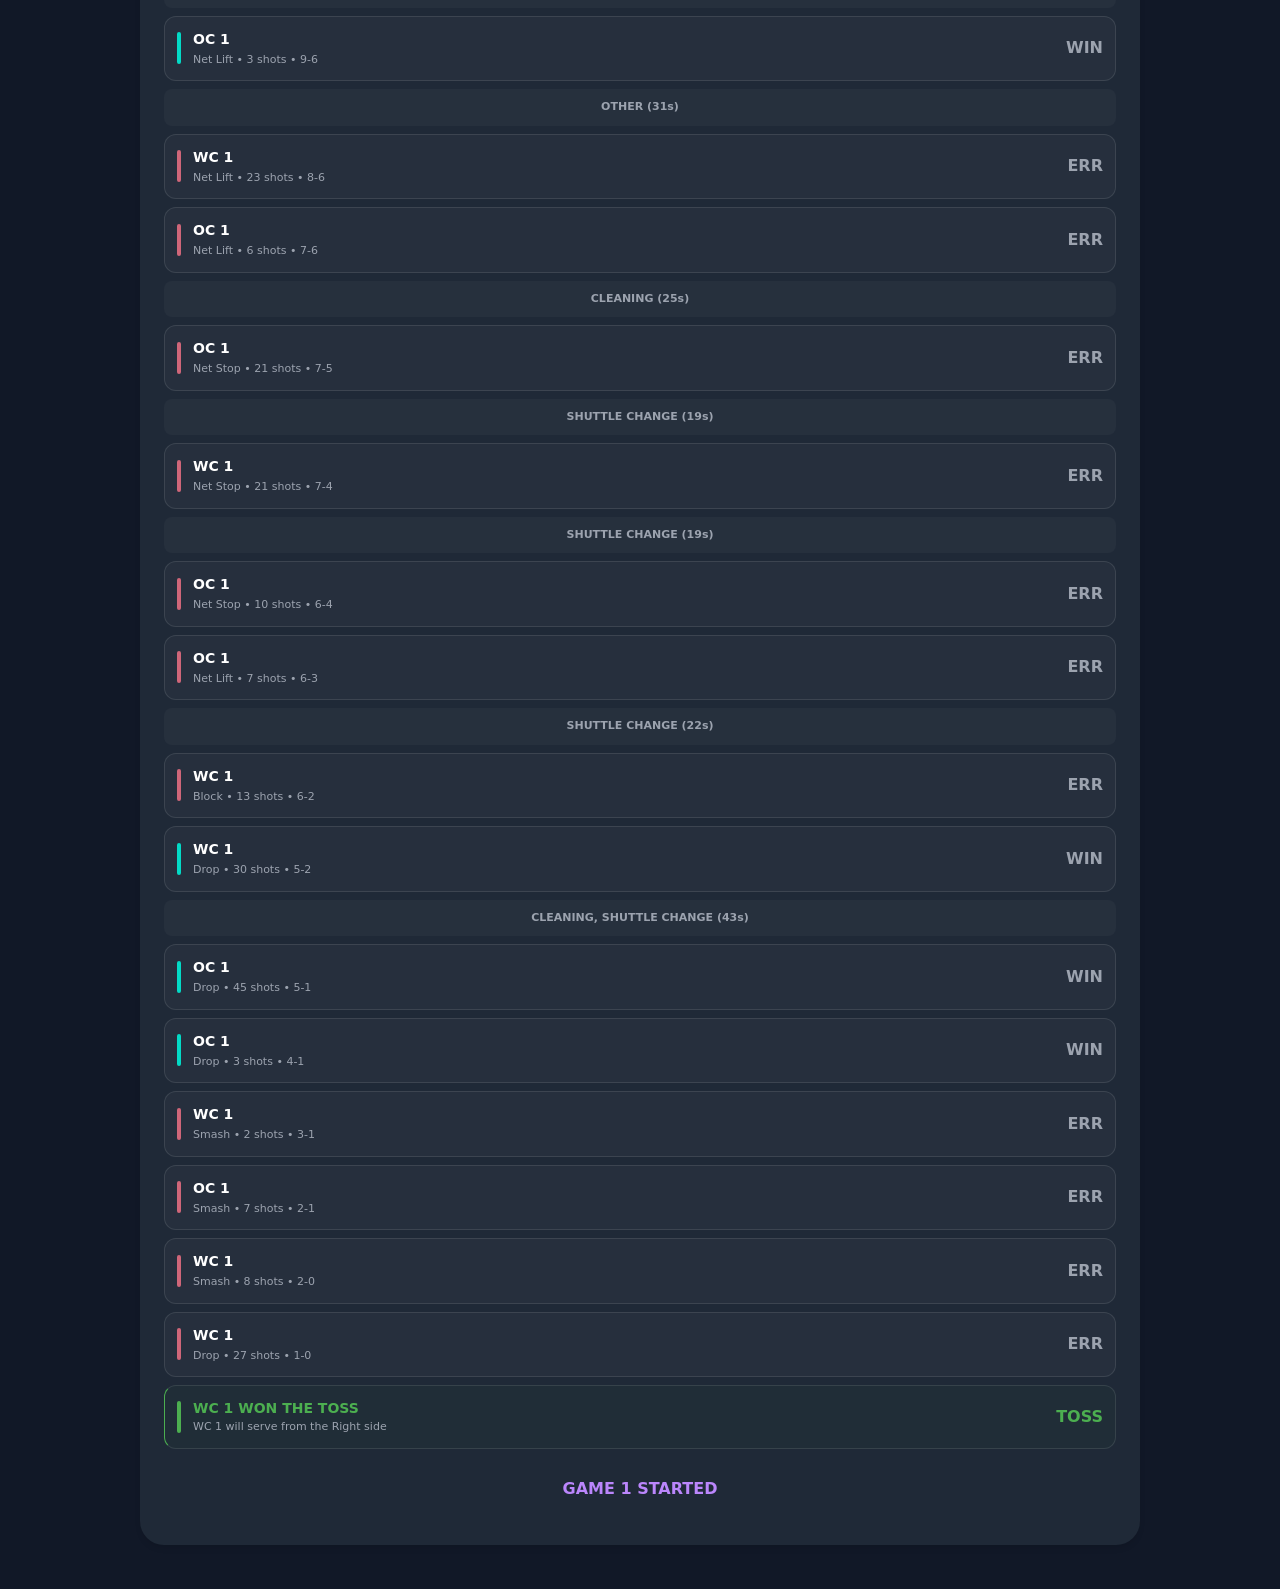
<file: BadmintonMatchCoachExampleMatch.html>
<!DOCTYPE html>\n<html lang="en"><head>
                <meta charset="UTF-8">
                <meta name="viewport" content="width=device-width, initial-scale=1.0">
                <title>Match Report: WC 1 vs OC 1</title>
                <style>
                    :root {
                        --bg: #111827;
                        --card: #1f2937;
                        --primary: #bb86fc;
                        --secondary: #03dac6;
                        --error: #cf6679;
                        --text: #ffffff;
                        --text-dim: #9ca3af;
                        --court: #166534;
                    }
                    body { 
                        font-family: 'Inter', system-ui, -apple-system, sans-serif; 
                        background: var(--bg); 
                        color: var(--text); 
                        margin: 0; 
                        padding: 20px;
                        line-height: 1.5;
                    }
                    .container { max-width: 1000px; margin: 0 auto; }
                    .header { 
                        display: flex; 
                        justify-content: space-between; 
                        align-items: center; 
                        margin-bottom: 32px;
                        border-bottom: 1px solid var(--card);
                        padding-bottom: 16px;
                    }
                    .header h1 { color: var(--primary); margin: 0; font-size: 24px; font-weight: 900; }
                    
                    .btn-share-html {
                        background: rgba(187, 134, 252, 0.1);
                        color: var(--primary);
                        border: 1px solid var(--primary);
                        padding: 8px 16px;
                        border-radius: 12px;
                        font-weight: 700;
                        cursor: pointer;
                        display: flex;
                        align-items: center;
                        gap: 8px;
                        font-size: 12px;
                        transition: all 0.2s;
                    }
                    .btn-share-html:hover {
                        background: var(--primary);
                        color: black;
                    }
                    @media (max-width: 600px) {
                        .header { flex-direction: column; align-items: flex-start; gap: 16px; }
                    }

                    .card { 
                        background: var(--card); 
                        padding: 24px; 
                        border-radius: 24px; 
                        margin-bottom: 24px; 
                        box-shadow: 0 4px 6px -1px rgba(0,0,0,0.1);
                    }
                    h2 { font-size: 14px; color: var(--text-dim); text-transform: uppercase; letter-spacing: 2px; margin-top: 0; font-weight: 900; }
                    
                    .stats-grid { display: grid; grid-template-columns: repeat(auto-fit, minmax(300px, 1fr)); gap: 24px; }
                    .stat-box { background: rgba(255,255,255,0.05); padding: 16px; border-radius: 16px; text-align: center; }
                    .stat-value { font-size: 32px; font-weight: 900; color: var(--primary); }
                    .stat-label { font-size: 10px; color: var(--text-dim); font-weight: 700; }

                    table { width: 100%; border-collapse: collapse; margin-top: 12px; }
                    th { text-align: left; font-size: 10px; color: var(--text-dim); padding: 8px; border-bottom: 1px solid rgba(255,255,255,0.1); }
                    td { padding: 12px 8px; border-bottom: 1px solid rgba(255,255,255,0.05); font-size: 13px; }
                    
                    .court-container { 
                        position: relative; 
                        width: 100%; 
                        max-width: 600px; 
                        margin: 20px auto; 
                        background: transparent; 
                        border-radius: 12px;
                        overflow: visible;
                    }
                    .court-svg { width: 100%; height: auto; display: block; }
                    
                    .timeline-item { 
                        display: flex; 
                        align-items: center; 
                        padding: 12px; 
                        background: rgba(255,255,255,0.03); 
                        border-radius: 12px; 
                        margin-bottom: 8px;
                        cursor: pointer;
                        transition: background 0.2s, transform 0.2s;
                        border: 1px solid rgba(255,255,255,0.1);
                    }
                    .timeline-item:hover { 
                        background: rgba(255,255,255,0.1);
                        transform: translateX(4px);
                        border-color: rgba(255,255,255,0.2);
                    }
                    .timeline-indicator { width: 4px; height: 32px; border-radius: 2px; margin-right: 12px; }
                    .indicator-win { background: var(--secondary); }
                    .indicator-err { background: var(--error); }
                    
                    /* Replay Overlay */
                    #replay-overlay {
                        display: none;
                        position: fixed;
                        top: 0; left: 0; width: 100%; height: 100%;
                        background: rgba(0,0,0,0.9);
                        z-index: 1000;
                        align-items: center;
                        justify-content: center;
                    }
                    .replay-content {
                        background: #0f172a;
                        width: 90%;
                        max-width: 800px;
                        border-radius: 28px;
                        padding: 24px;
                        position: relative;
                    }
                    .close-btn {
                        position: absolute;
                        top: 20px; right: 20px;
                        color: white; font-size: 24px; cursor: pointer;
                        background: none; border: none;
                    }
                    .replay-controls {
                        display: flex;
                        gap: 12px;
                        align-items: center;
                        margin-top: 20px;
                    }
                    .btn {
                        background: var(--primary);
                        color: black;
                        border: none;
                        padding: 10px 20px;
                        border-radius: 12px;
                        font-weight: bold;
                        cursor: pointer;
                    }
                    
                    .trend-container { height: 200px; width: 100%; margin-top: 20px; }

                    /* Set Selector Styles */
                    .set-selector {
                        display: flex;
                        gap: 8px;
                        margin-bottom: 24px;
                        overflow-x: auto;
                        padding-bottom: 8px;
                    }
                    .set-chip {
                        background: rgba(255,255,255,0.05);
                        border: 1px solid rgba(255,255,255,0.1);
                        padding: 8px 16px;
                        border-radius: 20px;
                        font-size: 12px;
                        font-weight: bold;
                        cursor: pointer;
                        white-space: nowrap;
                        transition: all 0.2s;
                    }
                    .set-chip.active {
                        background: var(--primary);
                        color: black;
                        border-color: var(--primary);
                    }
                    .insight-text {
                        color: var(--text-dim);
                        font-size: 11px;
                        font-style: italic;
                        line-height: 1.5;
                        padding: 0 8px;
                    }
                </style>
            </head>
            <body>
                <div class="container">
                    <div class="header">
                        <div>
                            <h1>BADMINTON MATCH ANALYSIS</h1>
                            <div style="font-size: 12px; color: var(--text-dim);">2026-07-16 12:17</div>
                        </div>
                        <button class="btn-share-html" onclick="sharePage()">
                            <svg width="16" height="16" viewBox="0 0 24 24" fill="none" stroke="currentColor" stroke-width="2" stroke-linecap="round" stroke-linejoin="round"><path d="M4 12v8a2 2 0 0 0 2 2h12a2 2 0 0 0 2-2v-8"></path><polyline points="16 6 12 2 8 6"></polyline><line x1="12" y1="2" x2="12" y2="15"></line></svg>
                            SHARE REPORT
                        </button>
                    </div>

                    <div class="set-selector">
    <div class="set-chip active" onclick="toggleSet('all')" id="set-chip-all">ALL</div>
    <div class="set-chip" onclick="toggleSet(1)" id="set-chip-1">GAME 1</div><div class="set-chip" onclick="toggleSet(2)" id="set-chip-2">GAME 2</div><div class="set-chip" onclick="toggleSet(3)" id="set-chip-3">GAME 3</div>
</div>

                    <div class="card">
                        <h2>Match Summary</h2>
                        <div style="font-size: 20px; font-weight: 900; margin-bottom: 8px;">WC 1 <span style="color: var(--primary);">vs</span> OC 1</div>
                        <div style="display: flex; flex-wrap: wrap; gap: 16px; font-size: 14px; margin-bottom: 16px;">
                            <span><strong>Class:</strong> MS</span>
                            <span><strong>MATCH DURATION:</strong> 91m 21s</span>
                            <span><strong>TOTAL PLAY TIME:</strong> 66m 13s</span>
                        </div>
                        
                        <h2>SET SCORES</h2>
                        <table>
                            <thead>
                                <tr><th>GAME</th><th>Winner</th><th>Score</th><th>Play Time</th><th>Between Rallies</th></tr>
                            </thead>
                            <tbody><tr class="set-row" data-set-index="1"><td><strong>GAME 1</strong></td><td style="color: #bb86fc">WC 1</td><td style="font-weight:bold; font-size:1.1em;">20-22</td><td>26m 2s</td><td>23m 36s</td></tr><tr class="set-row" data-set-index="2"><td><strong>GAME 2</strong></td><td style="color: #bb86fc">OC 1</td><td style="font-weight:bold; font-size:1.1em;">18-21</td><td>19m 17s</td><td>16m 22s</td></tr><tr class="set-row" data-set-index="3"><td><strong>GAME 3</strong></td><td style="color: #bb86fc">OC 1</td><td style="font-weight:bold; font-size:1.1em;">12-21</td><td>20m 53s</td><td>17m 13s</td></tr></tbody>
                        </table>
                    </div>

                    <div class="card">
                        <h2>MATCH PERFORMANCE TREND</h2>
                        <div class="trend-container">
                            <svg width="100%" height="100%" viewBox="0 0 1000 200" preserveAspectRatio="none">
                                <line x1="0" y1="50" x2="1000" y2="50" stroke="rgba(255,255,255,0.05)" stroke-width="1"></line>
                                <line x1="0" y1="100" x2="1000" y2="100" stroke="rgba(255,255,255,0.05)" stroke-width="1"></line>
                                <line x1="0" y1="150" x2="1000" y2="150" stroke="rgba(255,255,255,0.05)" stroke-width="1"></line>
                                <line x1="376.1062" y1="0" x2="376.1062" y2="200" stroke="var(--primary)" stroke-width="2" stroke-dasharray="8,4" opacity="0.3"></line>
<text x="380.1062" y="15" fill="var(--primary)" font-size="10" font-weight="bold" opacity="0.5">GAME</text><line x1="721.2389" y1="0" x2="721.2389" y2="200" stroke="var(--primary)" stroke-width="2" stroke-dasharray="8,4" opacity="0.3"></line>
<text x="725.2389" y="15" fill="var(--primary)" font-size="10" font-weight="bold" opacity="0.5">GAME</text>
                                <polyline points="0.0,190.0 8.849558,190.0 17.699116,190.0 26.548674,190.0 35.39823,190.0 44.247787,190.0 53.097347,185.26315 61.946907,185.26315 70.79646,185.26315 79.64602,185.26315 88.495575,185.26315 97.34514,185.26315 106.194695,185.26315 115.04425,185.26315 123.893814,185.26315 132.74336,185.26315 141.59293,185.26315 150.44249,180.52632 159.29204,180.52632 168.1416,180.52632 176.99115,180.52632 185.84071,180.52632 194.69028,175.78947 203.53983,171.05263 212.38939,171.05263 221.23895,166.3158 230.0885,166.3158 238.93806,161.57895 247.78763,161.57895 256.63718,161.57895 265.48672,161.57895 274.3363,161.57895 283.18585,161.57895 292.0354,161.57895 300.88498,161.57895 309.73453,161.57895 318.58408,161.57895 327.43365,161.57895 336.2832,161.57895 345.13275,161.57895 353.9823,156.8421 362.83188,156.8421 371.68143,156.8421 380.53098,156.8421 389.38055,156.8421 398.2301,156.8421 407.07965,156.8421 415.92923,156.8421 424.77878,156.8421 433.62833,156.8421 442.4779,156.8421 451.32745,156.8421 460.177,156.8421 469.02658,156.8421 477.87613,156.8421 486.72568,156.8421 495.57526,152.10526 504.4248,152.10526 513.27435,152.10526 522.1239,152.10526 530.97345,152.10526 539.82306,152.10526 548.6726,152.10526 557.52216,152.10526 566.3717,152.10526 575.22125,152.10526 584.0708,152.10526 592.92035,147.36842 601.76996,147.36842 610.6195,147.36842 619.46906,147.36842 628.3186,147.36842 637.16815,142.63158 646.0177,142.63158 654.8673,142.63158 663.71686,142.63158 672.5664,142.63158 681.41595,142.63158 690.2655,142.63158 699.11505,142.63158 707.9646,142.63158 716.8142,142.63158 725.66376,142.63158 734.5133,142.63158 743.36285,142.63158 752.2124,137.89474 761.06195,137.89474 769.91156,137.89474 778.7611,137.89474 787.61066,137.89474 796.4602,137.89474 805.30975,137.89474 814.1593,137.89474 823.0089,137.89474 831.85846,137.89474 840.708,137.89474 849.55756,133.1579 858.4071,133.1579 867.25665,128.42105 876.1062,128.42105 884.9558,128.42105 893.80536,128.42105 902.6549,128.42105 911.50446,128.42105 920.354,128.42105 929.20355,128.42105 938.05316,128.42105 946.9027,128.42105 955.75226,128.42105 964.6018,123.68421 973.45135,123.68421 982.3009,123.68421 991.1505,123.68421 1000.00006,123.68421" fill="none" stroke="#818CF8" stroke-width="3" stroke-linecap="round"></polyline>
                                <polyline points="0.0,185.26315 8.849558,180.52632 17.699116,180.52632 26.548674,175.78947 35.39823,175.78947 44.247787,175.78947 53.097347,175.78947 61.946907,171.05263 70.79646,171.05263 79.64602,171.05263 88.495575,166.3158 97.34514,166.3158 106.194695,166.3158 115.04425,161.57895 123.893814,161.57895 132.74336,156.8421 141.59293,152.10526 150.44249,152.10526 159.29204,152.10526 168.1416,147.36842 176.99115,147.36842 185.84071,147.36842 194.69028,147.36842 203.53983,147.36842 212.38939,147.36842 221.23895,147.36842 230.0885,147.36842 238.93806,147.36842 247.78763,147.36842 256.63718,147.36842 265.48672,142.63158 274.3363,142.63158 283.18585,142.63158 292.0354,142.63158 300.88498,137.89474 309.73453,137.89474 318.58408,137.89474 327.43365,137.89474 336.2832,137.89474 345.13275,133.1579 353.9823,133.1579 362.83188,133.1579 371.68143,128.42105 380.53098,128.42105 389.38055,123.68421 398.2301,123.68421 407.07965,123.68421 415.92923,123.68421 424.77878,118.947365 433.62833,118.947365 442.4779,114.210526 451.32745,109.47369 460.177,109.47369 469.02658,109.47369 477.87613,109.47369 486.72568,109.47369 495.57526,109.47369 504.4248,109.47369 513.27435,104.73684 522.1239,104.73684 530.97345,104.73684 539.82306,104.73684 548.6726,100.0 557.52216,100.0 566.3717,100.0 575.22125,100.0 584.0708,100.0 592.92035,100.0 601.76996,95.26315 610.6195,95.26315 619.46906,95.26315 628.3186,95.26315 637.16815,95.26315 646.0177,90.52632 654.8673,90.52632 663.71686,85.789474 672.5664,85.789474 681.41595,81.05263 690.2655,81.05263 699.11505,81.05263 707.9646,76.315796 716.8142,76.315796 725.66376,71.57895 734.5133,66.8421 743.36285,66.8421 752.2124,66.8421 761.06195,66.8421 769.91156,66.8421 778.7611,66.8421 787.61066,66.8421 796.4602,66.8421 805.30975,66.8421 814.1593,66.8421 823.0089,66.8421 831.85846,66.8421 840.708,62.10527 849.55756,62.10527 858.4071,57.368423 867.25665,57.368423 876.1062,52.631577 884.9558,47.89473 893.80536,43.157898 902.6549,43.157898 911.50446,38.42105 920.354,38.42105 929.20355,38.42105 938.05316,38.42105 946.9027,38.42105 955.75226,33.684204 964.6018,33.684204 973.45135,33.684204 982.3009,28.947372 991.1505,28.947372 1000.00006,28.947372" fill="none" stroke="#FB7185" stroke-width="2" stroke-dasharray="5,5"></polyline>
                                <polyline points="0.0,190.0 8.849558,190.0 17.699116,190.0 26.548674,190.0 35.39823,185.26315 44.247787,180.52632 53.097347,180.52632 61.946907,180.52632 70.79646,180.52632 79.64602,180.52632 88.495575,180.52632 97.34514,180.52632 106.194695,180.52632 115.04425,180.52632 123.893814,175.78947 132.74336,175.78947 141.59293,175.78947 150.44249,175.78947 159.29204,171.05263 168.1416,171.05263 176.99115,166.3158 185.84071,166.3158 194.69028,166.3158 203.53983,166.3158 212.38939,166.3158 221.23895,166.3158 230.0885,166.3158 238.93806,166.3158 247.78763,166.3158 256.63718,161.57895 265.48672,161.57895 274.3363,161.57895 283.18585,161.57895 292.0354,156.8421 300.88498,156.8421 309.73453,152.10526 318.58408,152.10526 327.43365,152.10526 336.2832,152.10526 345.13275,152.10526 353.9823,152.10526 362.83188,152.10526 371.68143,152.10526 380.53098,152.10526 389.38055,152.10526 398.2301,152.10526 407.07965,152.10526 415.92923,152.10526 424.77878,152.10526 433.62833,147.36842 442.4779,147.36842 451.32745,147.36842 460.177,147.36842 469.02658,147.36842 477.87613,147.36842 486.72568,147.36842 495.57526,147.36842 504.4248,147.36842 513.27435,147.36842 522.1239,142.63158 530.97345,137.89474 539.82306,137.89474 548.6726,137.89474 557.52216,137.89474 566.3717,137.89474 575.22125,133.1579 584.0708,128.42105 592.92035,128.42105 601.76996,128.42105 610.6195,128.42105 619.46906,123.68421 628.3186,123.68421 637.16815,123.68421 646.0177,123.68421 654.8673,118.947365 663.71686,118.947365 672.5664,114.210526 681.41595,114.210526 690.2655,114.210526 699.11505,109.47369 707.9646,109.47369 716.8142,104.73684 725.66376,104.73684 734.5133,104.73684 743.36285,104.73684 752.2124,104.73684 761.06195,104.73684 769.91156,100.0 778.7611,100.0 787.61066,95.26315 796.4602,90.52632 805.30975,90.52632 814.1593,85.789474 823.0089,81.05263 831.85846,76.315796 840.708,76.315796 849.55756,76.315796 858.4071,76.315796 867.25665,76.315796 876.1062,76.315796 884.9558,76.315796 893.80536,76.315796 902.6549,76.315796 911.50446,76.315796 920.354,76.315796 929.20355,71.57895 938.05316,66.8421 946.9027,62.10527 955.75226,62.10527 964.6018,62.10527 973.45135,62.10527 982.3009,62.10527 991.1505,62.10527 1000.00006,57.368423" fill="none" stroke="#34D399" stroke-width="3" stroke-linecap="round"></polyline>
                                <polyline points="0.0,190.0 8.849558,190.0 17.699116,185.26315 26.548674,185.26315 35.39823,185.26315 44.247787,185.26315 53.097347,185.26315 61.946907,185.26315 70.79646,180.52632 79.64602,175.78947 88.495575,175.78947 97.34514,171.05263 106.194695,166.3158 115.04425,166.3158 123.893814,166.3158 132.74336,166.3158 141.59293,166.3158 150.44249,166.3158 159.29204,166.3158 168.1416,166.3158 176.99115,166.3158 185.84071,161.57895 194.69028,161.57895 203.53983,161.57895 212.38939,156.8421 221.23895,156.8421 230.0885,152.10526 238.93806,152.10526 247.78763,147.36842 256.63718,147.36842 265.48672,147.36842 274.3363,142.63158 283.18585,137.89474 292.0354,137.89474 300.88498,137.89474 309.73453,137.89474 318.58408,133.1579 327.43365,128.42105 336.2832,123.68421 345.13275,123.68421 353.9823,123.68421 362.83188,118.947365 371.68143,118.947365 380.53098,114.210526 389.38055,114.210526 398.2301,109.47369 407.07965,104.73684 415.92923,100.0 424.77878,100.0 433.62833,100.0 442.4779,100.0 451.32745,100.0 460.177,95.26315 469.02658,90.52632 477.87613,85.789474 486.72568,81.05263 495.57526,81.05263 504.4248,76.315796 513.27435,76.315796 522.1239,76.315796 530.97345,76.315796 539.82306,71.57895 548.6726,71.57895 557.52216,66.8421 566.3717,62.10527 575.22125,62.10527 584.0708,62.10527 592.92035,62.10527 601.76996,62.10527 610.6195,57.368423 619.46906,57.368423 628.3186,52.631577 637.16815,52.631577 646.0177,52.631577 654.8673,52.631577 663.71686,52.631577 672.5664,52.631577 681.41595,52.631577 690.2655,47.89473 699.11505,47.89473 707.9646,47.89473 716.8142,47.89473 725.66376,47.89473 734.5133,47.89473 743.36285,43.157898 752.2124,43.157898 761.06195,38.42105 769.91156,38.42105 778.7611,33.684204 787.61066,33.684204 796.4602,33.684204 805.30975,28.947372 814.1593,28.947372 823.0089,28.947372 831.85846,28.947372 840.708,28.947372 849.55756,28.947372 858.4071,28.947372 867.25665,28.947372 876.1062,28.947372 884.9558,28.947372 893.80536,28.947372 902.6549,24.210526 911.50446,24.210526 920.354,19.473679 929.20355,19.473679 938.05316,19.473679 946.9027,19.473679 955.75226,19.473679 964.6018,19.473679 973.45135,14.736847 982.3009,14.736847 991.1505,10.0 1000.00006,10.0" fill="none" stroke="#FBBF24" stroke-width="2" stroke-dasharray="5,5"></polyline>
                            </svg>
                        </div>
                        <div style="display: flex; justify-content: space-between; margin-top: 12px; font-size: 9px; font-weight: 700; color: var(--text-dim);">
                            <div style="display: flex; flex-direction: column; gap: 4px;">
                                <div style="color: var(--text); text-transform: uppercase; letter-spacing: 1px;">WC 1</div>
                                <div style="display: flex; gap: 10px;">
                                    <div style="display: flex; align-items: center; gap: 4px;"><span style="width:6px; height:6px; background:#818CF8; border-radius:50%; display: inline-block;"></span> Wins</div>
                                    <div style="display: flex; align-items: center; gap: 4px;"><span style="width:8px; height:2px; background:#FB7185; display: inline-block;"></span> ERRS</div>
                                </div>
                            </div>
                            <div style="display: flex; flex-direction: column; gap: 4px; align-items: flex-end; text-align: right;">
                                <div style="color: var(--text); text-transform: uppercase; letter-spacing: 1px;">OC 1</div>
                                <div style="display: flex; gap: 10px;">
                                    <div style="display: flex; align-items: center; gap: 4px;"><span style="width:6px; height:6px; background:#34D399; border-radius:50%; display: inline-block;"></span> Wins</div>
                                    <div style="display: flex; align-items: center; gap: 4px;"><span style="width:8px; height:2px; background:#FBBF24; display: inline-block;"></span> ERRS</div>
                                </div>
                            </div>
                        </div>
                    </div>

                    <div class="stats-grid">
            <div class="card">
                <h2>PLAYER PLACEMENT: WC 1</h2>
                <div style="font-size: 12px; color: var(--text-dim); margin-bottom: 12px;">Where deciding shots came from and where they landed.</div>
                <div style="display: flex; justify-content: space-between; align-items: center; margin-bottom: 16px;">
                    <div class="stat-box" style="flex:1; margin-right:8px;">
                        <div class="stat-label">WINNERS</div>
                        <div class="stat-value">14</div>
                    </div>
                    <div class="stat-box" style="flex:1; margin-left:8px;">
                        <div class="stat-label">Errors</div>
                        <div class="stat-value" style="color: #cf6679;">34</div>
                    </div>
                </div>
                
                <div class="court-container">
                    <svg viewBox="-50 -400 1440 1110" class="court-svg">
                        <rect x="0" y="0" width="1340" height="610" fill="#166534"></rect>
                        <rect x="0" y="0" width="1340" height="610" fill="none" stroke="white" stroke-width="4" opacity="0.8"></rect>
                        <line x1="670" y1="0" x2="670" y2="610" stroke="white" stroke-width="4" opacity="0.8"></line>
                        <line x1="472" y1="0" x2="472" y2="610" stroke="white" stroke-width="2" opacity="0.5"></line>
                        <line x1="868" y1="0" x2="868" y2="610" stroke="white" stroke-width="2" opacity="0.5"></line>
                        <line x1="0" y1="305" x2="472" y2="305" stroke="white" stroke-width="2" opacity="0.5"></line>
                        <line x1="868" y1="305" x2="1340" y2="305" stroke="white" stroke-width="2" opacity="0.5"></line>
                        <defs>
                            <marker id="arrow-22C55E" viewBox="0 0 10 10" refX="5" refY="5" markerWidth="3" markerHeight="3" orient="auto-start-reverse"><path d="M 0 0 L 10 5 L 0 10 z" fill="#22C55E"></path></marker>
                            <marker id="arrow-EF4444" viewBox="0 0 10 10" refX="5" refY="5" markerWidth="3" markerHeight="3" orient="auto-start-reverse"><path d="M 0 0 L 10 5 L 0 10 z" fill="#EF4444"></path></marker>
                        </defs>
                        <text x="335" y="305" text-anchor="middle" dominant-baseline="middle" fill="white" fill-opacity="0.2" font-size="80" font-weight="900" style="text-transform: uppercase; letter-spacing: 0.2em;">WC 1</text>
                        <text x="1005" y="305" text-anchor="middle" dominant-baseline="middle" fill="white" fill-opacity="0.2" font-size="80" font-weight="900" style="text-transform: uppercase; letter-spacing: 0.2em;"></text>
                        
                <line x1="64.087036" y1="163.71527" x2="670.0" y2="73.4375" stroke="#EF4444" stroke-width="8" stroke-linecap="round" marker-end="url(#arrow-EF4444)" opacity="0.6" class="placement-item" data-set-index="1"></line>
                <circle cx="670.0" cy="73.4375" r="8" fill="#EF4444" class="placement-item" data-set-index="1"></circle>
                
                <line x1="64.087036" y1="169.58331" x2="670.0" y2="168.68054" stroke="#EF4444" stroke-width="8" stroke-linecap="round" marker-end="url(#arrow-EF4444)" opacity="0.6" class="placement-item" data-set-index="1"></line>
                <circle cx="670.0" cy="168.68054" r="8" fill="#EF4444" class="placement-item" data-set-index="1"></circle>
                
                <line x1="385.10553" y1="407.0139" x2="1141.4342" y2="0.0" stroke="#EF4444" stroke-width="8" stroke-linecap="round" marker-end="url(#arrow-EF4444)" opacity="0.6" class="placement-item" data-set-index="1"></line>
                <circle cx="1141.4342" cy="0.0" r="8" fill="#EF4444" class="placement-item" data-set-index="1"></circle>
                
                <line x1="115.54114" y1="170.9375" x2="805.84467" y2="510.8333" stroke="#22C55E" stroke-width="8" stroke-linecap="round" marker-end="url(#arrow-22C55E)" opacity="0.6" class="placement-item" data-set-index="1"></line>
                <circle cx="805.84467" cy="510.8333" r="8" fill="#22C55E" class="placement-item" data-set-index="1"></circle>
                
                <line x1="550.39594" y1="154.23611" x2="670.0" y2="500.90277" stroke="#EF4444" stroke-width="8" stroke-linecap="round" marker-end="url(#arrow-EF4444)" opacity="0.6" class="placement-item" data-set-index="1"></line>
                <circle cx="670.0" cy="500.90277" r="8" fill="#EF4444" class="placement-item" data-set-index="1"></circle>
                
                <line x1="656.0361" y1="593.4375" x2="670.0" y2="185.38196" stroke="#EF4444" stroke-width="8" stroke-linecap="round" marker-end="url(#arrow-EF4444)" opacity="0.6" class="placement-item" data-set-index="1"></line>
                <circle cx="670.0" cy="185.38196" r="8" fill="#EF4444" class="placement-item" data-set-index="1"></circle>
                
                <line x1="430.64008" y1="516.25" x2="1236.6014" y2="610.0" stroke="#EF4444" stroke-width="8" stroke-linecap="round" marker-end="url(#arrow-EF4444)" opacity="0.6" class="placement-item" data-set-index="1"></line>
                <circle cx="1236.6014" cy="610.0" r="8" fill="#EF4444" class="placement-item" data-set-index="1"></circle>
                
                <line x1="86.39905" y1="564.0972" x2="670.0" y2="167.77777" stroke="#EF4444" stroke-width="8" stroke-linecap="round" marker-end="url(#arrow-EF4444)" opacity="0.6" class="placement-item" data-set-index="1"></line>
                <circle cx="670.0" cy="167.77777" r="8" fill="#EF4444" class="placement-item" data-set-index="1"></circle>
                
                <line x1="123.737305" y1="373.15973" x2="670.0" y2="521.6667" stroke="#EF4444" stroke-width="8" stroke-linecap="round" marker-end="url(#arrow-EF4444)" opacity="0.6" class="placement-item" data-set-index="1"></line>
                <circle cx="670.0" cy="521.6667" r="8" fill="#EF4444" class="placement-item" data-set-index="1"></circle>
                
                <line x1="53.614136" y1="201.18054" x2="716.597" y2="151.52777" stroke="#22C55E" stroke-width="8" stroke-linecap="round" marker-end="url(#arrow-22C55E)" opacity="0.6" class="placement-item" data-set-index="1"></line>
                <circle cx="716.597" cy="151.52777" r="8" fill="#22C55E" class="placement-item" data-set-index="1"></circle>
                
                <line x1="137.3977" y1="228.71527" x2="670.0" y2="165.52081" stroke="#EF4444" stroke-width="8" stroke-linecap="round" marker-end="url(#arrow-EF4444)" opacity="0.6" class="placement-item" data-set-index="1"></line>
                <circle cx="670.0" cy="165.52081" r="8" fill="#EF4444" class="placement-item" data-set-index="1"></circle>
                
                <line x1="435.19354" y1="209.75696" x2="837.7189" y2="329.375" stroke="#22C55E" stroke-width="8" stroke-linecap="round" marker-end="url(#arrow-22C55E)" opacity="0.6" class="placement-item" data-set-index="1"></line>
                <circle cx="837.7189" cy="329.375" r="8" fill="#22C55E" class="placement-item" data-set-index="1"></circle>
                
                <line x1="49.51599" y1="523.9236" x2="1093.6229" y2="84.72223" stroke="#22C55E" stroke-width="8" stroke-linecap="round" marker-end="url(#arrow-22C55E)" opacity="0.6" class="placement-item" data-set-index="1"></line>
                <circle cx="1093.6229" cy="84.72223" r="8" fill="#22C55E" class="placement-item" data-set-index="1"></circle>
                
                <line x1="299.95593" y1="274.75693" x2="1073.1324" y2="346.97916" stroke="#22C55E" stroke-width="8" stroke-linecap="round" marker-end="url(#arrow-22C55E)" opacity="0.6" class="placement-item" data-set-index="1"></line>
                <circle cx="1073.1324" cy="346.97916" r="8" fill="#22C55E" class="placement-item" data-set-index="1"></circle>
                
                <line x1="508.95947" y1="187.1875" x2="718.8737" y2="120.38196" stroke="#22C55E" stroke-width="8" stroke-linecap="round" marker-end="url(#arrow-22C55E)" opacity="0.6" class="placement-item" data-set-index="1"></line>
                <circle cx="718.8737" cy="120.38196" r="8" fill="#22C55E" class="placement-item" data-set-index="1"></circle>
                
                <line x1="593.19836" y1="364.13193" x2="900.5565" y2="610.0" stroke="#EF4444" stroke-width="8" stroke-linecap="round" marker-end="url(#arrow-EF4444)" opacity="0.6" class="placement-item" data-set-index="1"></line>
                <circle cx="900.5565" cy="610.0" r="8" fill="#EF4444" class="placement-item" data-set-index="1"></circle>
                
                <line x1="75.4707" y1="144.75696" x2="1086.3374" y2="0.0" stroke="#EF4444" stroke-width="8" stroke-linecap="round" marker-end="url(#arrow-EF4444)" opacity="0.6" class="placement-item" data-set-index="1"></line>
                <circle cx="1086.3374" cy="0.0" r="8" fill="#EF4444" class="placement-item" data-set-index="1"></circle>
                
                <line x1="513.51294" y1="213.36804" x2="1182.8706" y2="0.0" stroke="#EF4444" stroke-width="8" stroke-linecap="round" marker-end="url(#arrow-EF4444)" opacity="0.6" class="placement-item" data-set-index="1"></line>
                <circle cx="1182.8706" cy="0.0" r="8" fill="#EF4444" class="placement-item" data-set-index="1"></circle>
                
                <line x1="516.24506" y1="170.03473" x2="900.5565" y2="536.5625" stroke="#22C55E" stroke-width="8" stroke-linecap="round" marker-end="url(#arrow-22C55E)" opacity="0.6" class="placement-item" data-set-index="1"></line>
                <circle cx="900.5565" cy="536.5625" r="8" fill="#22C55E" class="placement-item" data-set-index="1"></circle>
                
                <line x1="499.54907" y1="62.604187" x2="670.0" y2="114.96527" stroke="#EF4444" stroke-width="8" stroke-linecap="round" marker-end="url(#arrow-EF4444)" opacity="0.6" class="placement-item" data-set-index="2"></line>
                <circle cx="670.0" cy="114.96527" r="8" fill="#EF4444" class="placement-item" data-set-index="2"></circle>
                
                <line x1="135.72812" y1="569.0625" x2="1029.571" y2="610.0" stroke="#EF4444" stroke-width="8" stroke-linecap="round" marker-end="url(#arrow-EF4444)" opacity="0.6" class="placement-item" data-set-index="2"></line>
                <circle cx="1029.571" cy="610.0" r="8" fill="#EF4444" class="placement-item" data-set-index="2"></circle>
                
                <line x1="496.81702" y1="77.048645" x2="670.0" y2="187.63889" stroke="#EF4444" stroke-width="8" stroke-linecap="round" marker-end="url(#arrow-EF4444)" opacity="0.6" class="placement-item" data-set-index="2"></line>
                <circle cx="670.0" cy="187.63889" r="8" fill="#EF4444" class="placement-item" data-set-index="2"></circle>
                
                <line x1="71.97977" y1="115.41669" x2="1005.43774" y2="0.0" stroke="#EF4444" stroke-width="8" stroke-linecap="round" marker-end="url(#arrow-EF4444)" opacity="0.6" class="placement-item" data-set-index="2"></line>
                <circle cx="1005.43774" cy="0.0" r="8" fill="#EF4444" class="placement-item" data-set-index="2"></circle>
                
                <line x1="51.033875" y1="75.69446" x2="1340.0" y2="448.09027" stroke="#EF4444" stroke-width="8" stroke-linecap="round" marker-end="url(#arrow-EF4444)" opacity="0.6" class="placement-item" data-set-index="2"></line>
                <circle cx="1340.0" cy="448.09027" r="8" fill="#EF4444" class="placement-item" data-set-index="2"></circle>
                
                <line x1="419.4083" y1="66.21527" x2="1271.8148" y2="49.513916" stroke="#22C55E" stroke-width="8" stroke-linecap="round" marker-end="url(#arrow-22C55E)" opacity="0.6" class="placement-item" data-set-index="2"></line>
                <circle cx="1271.8148" cy="49.513916" r="8" fill="#22C55E" class="placement-item" data-set-index="2"></circle>
                
                <line x1="369.77563" y1="63.055542" x2="1111.5332" y2="610.0" stroke="#EF4444" stroke-width="8" stroke-linecap="round" marker-end="url(#arrow-EF4444)" opacity="0.6" class="placement-item" data-set-index="2"></line>
                <circle cx="1111.5332" cy="610.0" r="8" fill="#EF4444" class="placement-item" data-set-index="2"></circle>
                
                <line x1="292.3669" y1="459.375" x2="670.0" y2="479.2361" stroke="#EF4444" stroke-width="8" stroke-linecap="round" marker-end="url(#arrow-EF4444)" opacity="0.6" class="placement-item" data-set-index="2"></line>
                <circle cx="670.0" cy="479.2361" r="8" fill="#EF4444" class="placement-item" data-set-index="2"></circle>
                
                <line x1="474.50507" y1="158.75" x2="779.1311" y2="123.54169" stroke="#22C55E" stroke-width="8" stroke-linecap="round" marker-end="url(#arrow-22C55E)" opacity="0.6" class="placement-item" data-set-index="2"></line>
                <circle cx="779.1311" cy="123.54169" r="8" fill="#22C55E" class="placement-item" data-set-index="2"></circle>
                
                <line x1="452.19315" y1="170.9375" x2="670.0" y2="55.381958" stroke="#EF4444" stroke-width="8" stroke-linecap="round" marker-end="url(#arrow-EF4444)" opacity="0.6" class="placement-item" data-set-index="2"></line>
                <circle cx="670.0" cy="55.381958" r="8" fill="#EF4444" class="placement-item" data-set-index="2"></circle>
                
                <line x1="30.08799" y1="300.03473" x2="847.4329" y2="38.680542" stroke="#22C55E" stroke-width="8" stroke-linecap="round" marker-end="url(#arrow-22C55E)" opacity="0.6" class="placement-item" data-set-index="2"></line>
                <circle cx="847.4329" cy="38.680542" r="8" fill="#22C55E" class="placement-item" data-set-index="2"></circle>
                
                <line x1="97.02376" y1="119.47919" x2="884.77124" y2="0.0" stroke="#EF4444" stroke-width="8" stroke-linecap="round" marker-end="url(#arrow-EF4444)" opacity="0.6" class="placement-item" data-set-index="2"></line>
                <circle cx="884.77124" cy="0.0" r="8" fill="#EF4444" class="placement-item" data-set-index="2"></circle>
                
                <line x1="330.16058" y1="565.4514" x2="1278.645" y2="0.0" stroke="#EF4444" stroke-width="8" stroke-linecap="round" marker-end="url(#arrow-EF4444)" opacity="0.6" class="placement-item" data-set-index="2"></line>
                <circle cx="1278.645" cy="0.0" r="8" fill="#EF4444" class="placement-item" data-set-index="2"></circle>
                
                <line x1="513.6648" y1="520.3125" x2="670.0" y2="520.7639" stroke="#EF4444" stroke-width="8" stroke-linecap="round" marker-end="url(#arrow-EF4444)" opacity="0.6" class="placement-item" data-set-index="2"></line>
                <circle cx="670.0" cy="520.7639" r="8" fill="#EF4444" class="placement-item" data-set-index="2"></circle>
                
                <line x1="234.53806" y1="115.41669" x2="878.3964" y2="0.0" stroke="#EF4444" stroke-width="8" stroke-linecap="round" marker-end="url(#arrow-EF4444)" opacity="0.6" class="placement-item" data-set-index="2"></line>
                <circle cx="878.3964" cy="0.0" r="8" fill="#EF4444" class="placement-item" data-set-index="2"></circle>
                
                <line x1="600.02856" y1="118.576385" x2="670.0" y2="181.77081" stroke="#EF4444" stroke-width="8" stroke-linecap="round" marker-end="url(#arrow-EF4444)" opacity="0.6" class="placement-item" data-set-index="3"></line>
                <circle cx="670.0" cy="181.77081" r="8" fill="#EF4444" class="placement-item" data-set-index="3"></circle>
                
                <line x1="117.36243" y1="520.76385" x2="1238.8782" y2="610.0" stroke="#EF4444" stroke-width="8" stroke-linecap="round" marker-end="url(#arrow-EF4444)" opacity="0.6" class="placement-item" data-set-index="3"></line>
                <circle cx="1238.8782" cy="610.0" r="8" fill="#EF4444" class="placement-item" data-set-index="3"></circle>
                
                <line x1="532.63745" y1="490.5208" x2="844.0937" y2="546.49304" stroke="#22C55E" stroke-width="8" stroke-linecap="round" marker-end="url(#arrow-22C55E)" opacity="0.6" class="placement-item" data-set-index="3"></line>
                <circle cx="844.0937" cy="546.49304" r="8" fill="#22C55E" class="placement-item" data-set-index="3"></circle>
                
                <line x1="65.453125" y1="113.15973" x2="670.0" y2="96.00696" stroke="#EF4444" stroke-width="8" stroke-linecap="round" marker-end="url(#arrow-EF4444)" opacity="0.6" class="placement-item" data-set-index="3"></line>
                <circle cx="670.0" cy="96.00696" r="8" fill="#EF4444" class="placement-item" data-set-index="3"></circle>
                
                <line x1="374.63263" y1="467.9514" x2="834.9868" y2="100.06946" stroke="#22C55E" stroke-width="8" stroke-linecap="round" marker-end="url(#arrow-22C55E)" opacity="0.6" class="placement-item" data-set-index="3"></line>
                <circle cx="834.9868" cy="100.06946" r="8" fill="#22C55E" class="placement-item" data-set-index="3"></circle>
                
                <line x1="523.9859" y1="496.84027" x2="1285.3234" y2="610.0" stroke="#EF4444" stroke-width="8" stroke-linecap="round" marker-end="url(#arrow-EF4444)" opacity="0.6" class="placement-item" data-set-index="3"></line>
                <circle cx="1285.3234" cy="610.0" r="8" fill="#EF4444" class="placement-item" data-set-index="3"></circle>
                
                <line x1="539.1641" y1="260.3125" x2="1066.4541" y2="86.97919" stroke="#22C55E" stroke-width="8" stroke-linecap="round" marker-end="url(#arrow-22C55E)" opacity="0.6" class="placement-item" data-set-index="3"></line>
                <circle cx="1066.4541" cy="86.97919" r="8" fill="#22C55E" class="placement-item" data-set-index="3"></circle>
                
                <line x1="502.28113" y1="151.52777" x2="1340.0" y2="102.77777" stroke="#EF4444" stroke-width="8" stroke-linecap="round" marker-end="url(#arrow-EF4444)" opacity="0.6" class="placement-item" data-set-index="3"></line>
                <circle cx="1340.0" cy="102.77777" r="8" fill="#EF4444" class="placement-item" data-set-index="3"></circle>
                
                <line x1="21.891773" y1="84.72223" x2="1340.0" y2="67.11804" stroke="#EF4444" stroke-width="8" stroke-linecap="round" marker-end="url(#arrow-EF4444)" opacity="0.6" class="placement-item" data-set-index="3"></line>
                <circle cx="1340.0" cy="67.11804" r="8" fill="#EF4444" class="placement-item" data-set-index="3"></circle>
                
                <line x1="523.22705" y1="342.91666" x2="670.0" y2="94.201416" stroke="#EF4444" stroke-width="8" stroke-linecap="round" marker-end="url(#arrow-EF4444)" opacity="0.6" class="placement-item" data-set-index="3"></line>
                <circle cx="670.0" cy="94.201416" r="8" fill="#EF4444" class="placement-item" data-set-index="3"></circle>
                
                <line x1="523.6824" y1="104.13196" x2="670.0" y2="65.763916" stroke="#EF4444" stroke-width="8" stroke-linecap="round" marker-end="url(#arrow-EF4444)" opacity="0.6" class="placement-item" data-set-index="3"></line>
                <circle cx="670.0" cy="65.763916" r="8" fill="#EF4444" class="placement-item" data-set-index="3"></circle>
                
                <line x1="384.80203" y1="83.36804" x2="670.0" y2="72.08331" stroke="#EF4444" stroke-width="8" stroke-linecap="round" marker-end="url(#arrow-EF4444)" opacity="0.6" class="placement-item" data-set-index="3"></line>
                <circle cx="670.0" cy="72.08331" r="8" fill="#EF4444" class="placement-item" data-set-index="3"></circle>
                
                <line x1="607.3141" y1="513.0903" x2="607.3141" y2="527.0833" stroke="#22C55E" stroke-width="8" stroke-linecap="round" marker-end="url(#arrow-22C55E)" opacity="0.6" class="placement-item" data-set-index="3"></line>
                <circle cx="607.3141" cy="527.0833" r="8" fill="#22C55E" class="placement-item" data-set-index="3"></circle>
                
                <line x1="40.10559" y1="75.69446" x2="1340.0" y2="495.4861" stroke="#EF4444" stroke-width="8" stroke-linecap="round" marker-end="url(#arrow-EF4444)" opacity="0.6" class="placement-item" data-set-index="3"></line>
                <circle cx="1340.0" cy="495.4861" r="8" fill="#EF4444" class="placement-item" data-set-index="3"></circle>
                
                    </svg>
                </div>
                
                <div class="insight-text" style="margin-bottom: 16px;">Insight: Look at where you win points and where you lose them! Use bigger margins to fix your mistakes, and keep attacking where you are strong to pressure your opponent. Also, don't forget to check your opponent's heat maps!</div>

                <div class="overall-stats-note" style="font-size: 10px; color: var(--text-dim); text-align: center; margin-bottom: 8px;">Overall Match Statistics</div>
                <table>
                    <thead><tr><th>SHOT</th><th>Wins</th><th>ERRS</th><th>EFF.</th></tr></thead>
                    <tbody>
                        <tr><td>Drop</td><td style="color:#bb86fc; font-weight:bold;">2 <span style="font-weight:normal; font-size:0.8em; color:var(--text-dim)">(30 hits)</span></td><td style="color:#cf6679; font-weight:bold;">4 <span style="font-weight:normal; font-size:0.8em; color:var(--text-dim)">(18 hits)</span></td><td>33%</td></tr><tr><td>Smash</td><td style="color:#bb86fc; font-weight:bold;">7 <span style="font-weight:normal; font-size:0.8em; color:var(--text-dim)">(12 hits)</span></td><td style="color:#cf6679; font-weight:bold;">6 <span style="font-weight:normal; font-size:0.8em; color:var(--text-dim)">(11 hits)</span></td><td>53%</td></tr><tr><td>Block</td><td style="color:#bb86fc; font-weight:bold;">1 <span style="font-weight:normal; font-size:0.8em; color:var(--text-dim)">(31 hits)</span></td><td style="color:#cf6679; font-weight:bold;">5 <span style="font-weight:normal; font-size:0.8em; color:var(--text-dim)">(10 hits)</span></td><td>16%</td></tr><tr><td>Net Stop</td><td style="color:#bb86fc; font-weight:bold;">2 <span style="font-weight:normal; font-size:0.8em; color:var(--text-dim)">(22 hits)</span></td><td style="color:#cf6679; font-weight:bold;">8 <span style="font-weight:normal; font-size:0.8em; color:var(--text-dim)">(10 hits)</span></td><td>20%</td></tr><tr><td>Net Lift</td><td style="color:#bb86fc; font-weight:bold;">1 <span style="font-weight:normal; font-size:0.8em; color:var(--text-dim)">(3 hits)</span></td><td style="color:#cf6679; font-weight:bold;">4 <span style="font-weight:normal; font-size:0.8em; color:var(--text-dim)">(21 hits)</span></td><td>20%</td></tr><tr><td>Drive</td><td style="color:#bb86fc; font-weight:bold;">1 <span style="font-weight:normal; font-size:0.8em; color:var(--text-dim)">(40 hits)</span></td><td style="color:#cf6679; font-weight:bold;">2 <span style="font-weight:normal; font-size:0.8em; color:var(--text-dim)">(16 hits)</span></td><td>33%</td></tr><tr><td>Clear</td><td style="color:#bb86fc; font-weight:bold;">0</td><td style="color:#cf6679; font-weight:bold;">4 <span style="font-weight:normal; font-size:0.8em; color:var(--text-dim)">(19 hits)</span></td><td>0%</td></tr><tr><td>Net Kill</td><td style="color:#bb86fc; font-weight:bold;">0</td><td style="color:#cf6679; font-weight:bold;">1 <span style="font-weight:normal; font-size:0.8em; color:var(--text-dim)">(15 hits)</span></td><td>0%</td></tr>
                        
                        
                    </tbody>
                </table>
            </div>
            
            <div class="card">
                <h2>PLAYER PLACEMENT: OC 1</h2>
                <div style="font-size: 12px; color: var(--text-dim); margin-bottom: 12px;">Where deciding shots came from and where they landed.</div>
                <div style="display: flex; justify-content: space-between; align-items: center; margin-bottom: 16px;">
                    <div class="stat-box" style="flex:1; margin-right:8px;">
                        <div class="stat-label">WINNERS</div>
                        <div class="stat-value">28</div>
                    </div>
                    <div class="stat-box" style="flex:1; margin-left:8px;">
                        <div class="stat-label">Errors</div>
                        <div class="stat-value" style="color: #cf6679;">38</div>
                    </div>
                </div>
                
                <div class="court-container">
                    <svg viewBox="-50 -400 1440 1110" class="court-svg">
                        <rect x="0" y="0" width="1340" height="610" fill="#166534"></rect>
                        <rect x="0" y="0" width="1340" height="610" fill="none" stroke="white" stroke-width="4" opacity="0.8"></rect>
                        <line x1="670" y1="0" x2="670" y2="610" stroke="white" stroke-width="4" opacity="0.8"></line>
                        <line x1="472" y1="0" x2="472" y2="610" stroke="white" stroke-width="2" opacity="0.5"></line>
                        <line x1="868" y1="0" x2="868" y2="610" stroke="white" stroke-width="2" opacity="0.5"></line>
                        <line x1="0" y1="305" x2="472" y2="305" stroke="white" stroke-width="2" opacity="0.5"></line>
                        <line x1="868" y1="305" x2="1340" y2="305" stroke="white" stroke-width="2" opacity="0.5"></line>
                        <defs>
                            <marker id="arrow-22C55E" viewBox="0 0 10 10" refX="5" refY="5" markerWidth="3" markerHeight="3" orient="auto-start-reverse"><path d="M 0 0 L 10 5 L 0 10 z" fill="#22C55E"></path></marker>
                            <marker id="arrow-EF4444" viewBox="0 0 10 10" refX="5" refY="5" markerWidth="3" markerHeight="3" orient="auto-start-reverse"><path d="M 0 0 L 10 5 L 0 10 z" fill="#EF4444"></path></marker>
                        </defs>
                        <text x="335" y="305" text-anchor="middle" dominant-baseline="middle" fill="white" fill-opacity="0.2" font-size="80" font-weight="900" style="text-transform: uppercase; letter-spacing: 0.2em;"></text>
                        <text x="1005" y="305" text-anchor="middle" dominant-baseline="middle" fill="white" fill-opacity="0.2" font-size="80" font-weight="900" style="text-transform: uppercase; letter-spacing: 0.2em;">OC 1</text>
                        
                <line x1="801.2912" y1="575.8333" x2="321.8125" y2="221.49304" stroke="#EF4444" stroke-width="8" stroke-linecap="round" marker-end="url(#arrow-EF4444)" opacity="0.6" class="placement-item" data-set-index="1"></line>
                <circle cx="321.8125" cy="221.49304" r="8" fill="#EF4444" class="placement-item" data-set-index="1"></circle>
                
                <line x1="1278.9485" y1="533.8542" x2="577.2613" y2="151.97919" stroke="#22C55E" stroke-width="8" stroke-linecap="round" marker-end="url(#arrow-22C55E)" opacity="0.6" class="placement-item" data-set-index="1"></line>
                <circle cx="577.2613" cy="151.97919" r="8" fill="#22C55E" class="placement-item" data-set-index="1"></circle>
                
                <line x1="1276.2164" y1="565.9028" x2="572.7078" y2="130.3125" stroke="#22C55E" stroke-width="8" stroke-linecap="round" marker-end="url(#arrow-22C55E)" opacity="0.6" class="placement-item" data-set-index="1"></line>
                <circle cx="572.7078" cy="130.3125" r="8" fill="#22C55E" class="placement-item" data-set-index="1"></circle>
                
                <line x1="801.7466" y1="573.125" x2="0.0" y2="538.81946" stroke="#EF4444" stroke-width="8" stroke-linecap="round" marker-end="url(#arrow-EF4444)" opacity="0.6" class="placement-item" data-set-index="1"></line>
                <circle cx="0.0" cy="538.81946" r="8" fill="#EF4444" class="placement-item" data-set-index="1"></circle>
                
                <line x1="831.344" y1="533.8542" x2="670.0" y2="268.8889" stroke="#EF4444" stroke-width="8" stroke-linecap="round" marker-end="url(#arrow-EF4444)" opacity="0.6" class="placement-item" data-set-index="1"></line>
                <circle cx="670.0" cy="268.8889" r="8" fill="#EF4444" class="placement-item" data-set-index="1"></circle>
                
                <line x1="730.2573" y1="564.0972" x2="670.0" y2="149.27081" stroke="#EF4444" stroke-width="8" stroke-linecap="round" marker-end="url(#arrow-EF4444)" opacity="0.6" class="placement-item" data-set-index="1"></line>
                <circle cx="670.0" cy="149.27081" r="8" fill="#EF4444" class="placement-item" data-set-index="1"></circle>
                
                <line x1="740.27496" y1="521.2153" x2="0.0" y2="157.84723" stroke="#EF4444" stroke-width="8" stroke-linecap="round" marker-end="url(#arrow-EF4444)" opacity="0.6" class="placement-item" data-set-index="1"></line>
                <circle cx="0.0" cy="157.84723" r="8" fill="#EF4444" class="placement-item" data-set-index="1"></circle>
                
                <line x1="798.1038" y1="494.5833" x2="61.35498" y2="166.875" stroke="#22C55E" stroke-width="8" stroke-linecap="round" marker-end="url(#arrow-22C55E)" opacity="0.6" class="placement-item" data-set-index="1"></line>
                <circle cx="61.35498" cy="166.875" r="8" fill="#22C55E" class="placement-item" data-set-index="1"></circle>
                
                <line x1="1038.5261" y1="537.01385" x2="312.7057" y2="211.5625" stroke="#22C55E" stroke-width="8" stroke-linecap="round" marker-end="url(#arrow-22C55E)" opacity="0.6" class="placement-item" data-set-index="1"></line>
                <circle cx="312.7057" cy="211.5625" r="8" fill="#22C55E" class="placement-item" data-set-index="1"></circle>
                
                <line x1="1319.0189" y1="536.5625" x2="676.0712" y2="154.23611" stroke="#22C55E" stroke-width="8" stroke-linecap="round" marker-end="url(#arrow-22C55E)" opacity="0.6" class="placement-item" data-set-index="1"></line>
                <circle cx="676.0712" cy="154.23611" r="8" fill="#22C55E" class="placement-item" data-set-index="1"></circle>
                
                <line x1="749.38184" y1="81.5625" x2="670.0" y2="146.11111" stroke="#EF4444" stroke-width="8" stroke-linecap="round" marker-end="url(#arrow-EF4444)" opacity="0.6" class="placement-item" data-set-index="1"></line>
                <circle cx="670.0" cy="146.11111" r="8" fill="#EF4444" class="placement-item" data-set-index="1"></circle>
                
                <line x1="766.8368" y1="103.68054" x2="765.01544" y2="88.78473" stroke="#EF4444" stroke-width="8" stroke-linecap="round" marker-end="url(#arrow-EF4444)" opacity="0.6" class="placement-item" data-set-index="1"></line>
                <circle cx="765.01544" cy="88.78473" r="8" fill="#EF4444" class="placement-item" data-set-index="1"></circle>
                
                <line x1="892.8157" y1="160.55554" x2="670.0" y2="346.0764" stroke="#EF4444" stroke-width="8" stroke-linecap="round" marker-end="url(#arrow-EF4444)" opacity="0.6" class="placement-item" data-set-index="1"></line>
                <circle cx="670.0" cy="346.0764" r="8" fill="#EF4444" class="placement-item" data-set-index="1"></circle>
                
                <line x1="768.50635" y1="523.9236" x2="90.04175" y2="0.0" stroke="#EF4444" stroke-width="8" stroke-linecap="round" marker-end="url(#arrow-EF4444)" opacity="0.6" class="placement-item" data-set-index="1"></line>
                <circle cx="90.04175" cy="0.0" r="8" fill="#EF4444" class="placement-item" data-set-index="1"></circle>
                
                <line x1="1256.1813" y1="529.7917" x2="556.77075" y2="128.95831" stroke="#22C55E" stroke-width="8" stroke-linecap="round" marker-end="url(#arrow-22C55E)" opacity="0.6" class="placement-item" data-set-index="1"></line>
                <circle cx="556.77075" cy="128.95831" r="8" fill="#22C55E" class="placement-item" data-set-index="1"></circle>
                
                <line x1="1268.9309" y1="497.74304" x2="523.0752" y2="0.0" stroke="#EF4444" stroke-width="8" stroke-linecap="round" marker-end="url(#arrow-EF4444)" opacity="0.6" class="placement-item" data-set-index="1"></line>
                <circle cx="523.0752" cy="0.0" r="8" fill="#EF4444" class="placement-item" data-set-index="1"></circle>
                
                <line x1="924.2345" y1="513.0903" x2="391.02502" y2="0.0" stroke="#EF4444" stroke-width="8" stroke-linecap="round" marker-end="url(#arrow-EF4444)" opacity="0.6" class="placement-item" data-set-index="1"></line>
                <circle cx="391.02502" cy="0.0" r="8" fill="#EF4444" class="placement-item" data-set-index="1"></circle>
                
                <line x1="845.9151" y1="486.90973" x2="364.15967" y2="132.11804" stroke="#22C55E" stroke-width="8" stroke-linecap="round" marker-end="url(#arrow-22C55E)" opacity="0.6" class="placement-item" data-set-index="1"></line>
                <circle cx="364.15967" cy="132.11804" r="8" fill="#22C55E" class="placement-item" data-set-index="1"></circle>
                
                <line x1="1135.0593" y1="517.1528" x2="372.81122" y2="572.2222" stroke="#22C55E" stroke-width="8" stroke-linecap="round" marker-end="url(#arrow-22C55E)" opacity="0.6" class="placement-item" data-set-index="1"></line>
                <circle cx="372.81122" cy="572.2222" r="8" fill="#22C55E" class="placement-item" data-set-index="1"></circle>
                
                <line x1="1218.3876" y1="193.05554" x2="670.0" y2="134.82639" stroke="#EF4444" stroke-width="8" stroke-linecap="round" marker-end="url(#arrow-EF4444)" opacity="0.6" class="placement-item" data-set-index="1"></line>
                <circle cx="670.0" cy="134.82639" r="8" fill="#EF4444" class="placement-item" data-set-index="1"></circle>
                
                <line x1="782.16675" y1="389.8611" x2="0.0" y2="203.88889" stroke="#EF4444" stroke-width="8" stroke-linecap="round" marker-end="url(#arrow-EF4444)" opacity="0.6" class="placement-item" data-set-index="1"></line>
                <circle cx="0.0" cy="203.88889" r="8" fill="#EF4444" class="placement-item" data-set-index="1"></circle>
                
                <line x1="714.32025" y1="513.99304" x2="670.0" y2="475.625" stroke="#EF4444" stroke-width="8" stroke-linecap="round" marker-end="url(#arrow-EF4444)" opacity="0.6" class="placement-item" data-set-index="1"></line>
                <circle cx="670.0" cy="475.625" r="8" fill="#EF4444" class="placement-item" data-set-index="1"></circle>
                
                <line x1="1264.3774" y1="122.638885" x2="670.0" y2="456.21527" stroke="#EF4444" stroke-width="8" stroke-linecap="round" marker-end="url(#arrow-EF4444)" opacity="0.6" class="placement-item" data-set-index="1"></line>
                <circle cx="670.0" cy="456.21527" r="8" fill="#EF4444" class="placement-item" data-set-index="1"></circle>
                
                <line x1="1248.1368" y1="464.34027" x2="342.45493" y2="610.0" stroke="#EF4444" stroke-width="8" stroke-linecap="round" marker-end="url(#arrow-EF4444)" opacity="0.6" class="placement-item" data-set-index="2"></line>
                <circle cx="342.45493" cy="610.0" r="8" fill="#EF4444" class="placement-item" data-set-index="2"></circle>
                
                <line x1="1289.1179" y1="489.61804" x2="76.07787" y2="610.0" stroke="#EF4444" stroke-width="8" stroke-linecap="round" marker-end="url(#arrow-EF4444)" opacity="0.6" class="placement-item" data-set-index="2"></line>
                <circle cx="76.07787" cy="610.0" r="8" fill="#EF4444" class="placement-item" data-set-index="2"></circle>
                
                <line x1="760.462" y1="84.72223" x2="670.0" y2="430.03473" stroke="#EF4444" stroke-width="8" stroke-linecap="round" marker-end="url(#arrow-EF4444)" opacity="0.6" class="placement-item" data-set-index="2"></line>
                <circle cx="670.0" cy="430.03473" r="8" fill="#EF4444" class="placement-item" data-set-index="2"></circle>
                
                <line x1="787.7827" y1="147.91669" x2="362.94547" y2="610.0" stroke="#EF4444" stroke-width="8" stroke-linecap="round" marker-end="url(#arrow-EF4444)" opacity="0.6" class="placement-item" data-set-index="2"></line>
                <circle cx="362.94547" cy="610.0" r="8" fill="#EF4444" class="placement-item" data-set-index="2"></circle>
                
                <line x1="1259.5205" y1="361.875" x2="367.4989" y2="536.5625" stroke="#22C55E" stroke-width="8" stroke-linecap="round" marker-end="url(#arrow-22C55E)" opacity="0.6" class="placement-item" data-set-index="2"></line>
                <circle cx="367.4989" cy="536.5625" r="8" fill="#22C55E" class="placement-item" data-set-index="2"></circle>
                
                <line x1="840.4509" y1="136.18054" x2="833.6207" y2="0.0" stroke="#EF4444" stroke-width="8" stroke-linecap="round" marker-end="url(#arrow-EF4444)" opacity="0.6" class="placement-item" data-set-index="2"></line>
                <circle cx="833.6207" cy="0.0" r="8" fill="#EF4444" class="placement-item" data-set-index="2"></circle>
                
                <line x1="690.0" y1="226.00696" x2="172.15575" y2="610.0" stroke="#EF4444" stroke-width="8" stroke-linecap="round" marker-end="url(#arrow-EF4444)" opacity="0.6" class="placement-item" data-set-index="2"></line>
                <circle cx="172.15575" cy="610.0" r="8" fill="#EF4444" class="placement-item" data-set-index="2"></circle>
                
                <line x1="732.6859" y1="226.00696" x2="670.0" y2="224.20139" stroke="#EF4444" stroke-width="8" stroke-linecap="round" marker-end="url(#arrow-EF4444)" opacity="0.6" class="placement-item" data-set-index="2"></line>
                <circle cx="670.0" cy="224.20139" r="8" fill="#EF4444" class="placement-item" data-set-index="2"></circle>
                
                <line x1="740.42676" y1="105.9375" x2="370.231" y2="0.0" stroke="#EF4444" stroke-width="8" stroke-linecap="round" marker-end="url(#arrow-EF4444)" opacity="0.6" class="placement-item" data-set-index="2"></line>
                <circle cx="370.231" cy="0.0" r="8" fill="#EF4444" class="placement-item" data-set-index="2"></circle>
                
                <line x1="841.0581" y1="101.875" x2="670.0" y2="486.00696" stroke="#EF4444" stroke-width="8" stroke-linecap="round" marker-end="url(#arrow-EF4444)" opacity="0.6" class="placement-item" data-set-index="2"></line>
                <circle cx="670.0" cy="486.00696" r="8" fill="#EF4444" class="placement-item" data-set-index="2"></circle>
                
                <line x1="1298.2249" y1="58.541687" x2="372.05237" y2="533.8542" stroke="#22C55E" stroke-width="8" stroke-linecap="round" marker-end="url(#arrow-22C55E)" opacity="0.6" class="placement-item" data-set-index="2"></line>
                <circle cx="372.05237" cy="533.8542" r="8" fill="#22C55E" class="placement-item" data-set-index="2"></circle>
                
                <line x1="690.0" y1="110.451416" x2="0.0" y2="492.3264" stroke="#22C55E" stroke-width="8" stroke-linecap="round" marker-end="url(#arrow-22C55E)" opacity="0.6" class="placement-item" data-set-index="2"></line>
                <circle cx="0.0" cy="492.3264" r="8" fill="#22C55E" class="placement-item" data-set-index="2"></circle>
                
                <line x1="720.3916" y1="140.69446" x2="449.00574" y2="453.9583" stroke="#EF4444" stroke-width="8" stroke-linecap="round" marker-end="url(#arrow-EF4444)" opacity="0.6" class="placement-item" data-set-index="2"></line>
                <circle cx="449.00574" cy="453.9583" r="8" fill="#EF4444" class="placement-item" data-set-index="2"></circle>
                
                <line x1="785.506" y1="353.2986" x2="670.0" y2="221.94446" stroke="#EF4444" stroke-width="8" stroke-linecap="round" marker-end="url(#arrow-EF4444)" opacity="0.6" class="placement-item" data-set-index="2"></line>
                <circle cx="670.0" cy="221.94446" r="8" fill="#EF4444" class="placement-item" data-set-index="2"></circle>
                
                <line x1="1139.3093" y1="195.3125" x2="334.71405" y2="610.0" stroke="#EF4444" stroke-width="8" stroke-linecap="round" marker-end="url(#arrow-EF4444)" opacity="0.6" class="placement-item" data-set-index="2"></line>
                <circle cx="334.71405" cy="610.0" r="8" fill="#EF4444" class="placement-item" data-set-index="2"></circle>
                
                <line x1="740.88214" y1="502.25696" x2="71.52442" y2="102.326416" stroke="#22C55E" stroke-width="8" stroke-linecap="round" marker-end="url(#arrow-22C55E)" opacity="0.6" class="placement-item" data-set-index="2"></line>
                <circle cx="71.52442" cy="102.326416" r="8" fill="#22C55E" class="placement-item" data-set-index="2"></circle>
                
                <line x1="1267.2614" y1="498.19446" x2="414.39948" y2="520.7639" stroke="#22C55E" stroke-width="8" stroke-linecap="round" marker-end="url(#arrow-22C55E)" opacity="0.6" class="placement-item" data-set-index="2"></line>
                <circle cx="414.39948" cy="520.7639" r="8" fill="#22C55E" class="placement-item" data-set-index="2"></circle>
                
                <line x1="749.0783" y1="158.29861" x2="0.0" y2="476.0764" stroke="#EF4444" stroke-width="8" stroke-linecap="round" marker-end="url(#arrow-EF4444)" opacity="0.6" class="placement-item" data-set-index="2"></line>
                <circle cx="0.0" cy="476.0764" r="8" fill="#EF4444" class="placement-item" data-set-index="2"></circle>
                
                <line x1="690.0" y1="225.10416" x2="58.319405" y2="542.88196" stroke="#22C55E" stroke-width="8" stroke-linecap="round" marker-end="url(#arrow-22C55E)" opacity="0.6" class="placement-item" data-set-index="2"></line>
                <circle cx="58.319405" cy="542.88196" r="8" fill="#22C55E" class="placement-item" data-set-index="2"></circle>
                
                <line x1="715.38275" y1="100.97223" x2="670.0" y2="63.958313" stroke="#EF4444" stroke-width="8" stroke-linecap="round" marker-end="url(#arrow-EF4444)" opacity="0.6" class="placement-item" data-set-index="2"></line>
                <circle cx="670.0" cy="63.958313" r="8" fill="#EF4444" class="placement-item" data-set-index="2"></circle>
                
                <line x1="1289.1179" y1="119.47919" x2="170.7897" y2="75.69446" stroke="#22C55E" stroke-width="8" stroke-linecap="round" marker-end="url(#arrow-22C55E)" opacity="0.6" class="placement-item" data-set-index="2"></line>
                <circle cx="170.7897" cy="75.69446" r="8" fill="#22C55E" class="placement-item" data-set-index="2"></circle>
                
                <line x1="754.9978" y1="370.90277" x2="62.872856" y2="541.9792" stroke="#22C55E" stroke-width="8" stroke-linecap="round" marker-end="url(#arrow-22C55E)" opacity="0.6" class="placement-item" data-set-index="2"></line>
                <circle cx="62.872856" cy="541.9792" r="8" fill="#22C55E" class="placement-item" data-set-index="2"></circle>
                
                <line x1="755.4532" y1="153.33334" x2="0.0" y2="517.6042" stroke="#EF4444" stroke-width="8" stroke-linecap="round" marker-end="url(#arrow-EF4444)" opacity="0.6" class="placement-item" data-set-index="2"></line>
                <circle cx="0.0" cy="517.6042" r="8" fill="#EF4444" class="placement-item" data-set-index="2"></circle>
                
                <line x1="705.3652" y1="436.3542" x2="39.194897" y2="567.7083" stroke="#22C55E" stroke-width="8" stroke-linecap="round" marker-end="url(#arrow-22C55E)" opacity="0.6" class="placement-item" data-set-index="2"></line>
                <circle cx="39.194897" cy="567.7083" r="8" fill="#22C55E" class="placement-item" data-set-index="2"></circle>
                
                <line x1="1250.7172" y1="499.54858" x2="510.78088" y2="91.04169" stroke="#22C55E" stroke-width="8" stroke-linecap="round" marker-end="url(#arrow-22C55E)" opacity="0.6" class="placement-item" data-set-index="3"></line>
                <circle cx="510.78088" cy="91.04169" r="8" fill="#22C55E" class="placement-item" data-set-index="3"></circle>
                
                <line x1="1279.8593" y1="136.63196" x2="86.85437" y2="0.0" stroke="#EF4444" stroke-width="8" stroke-linecap="round" marker-end="url(#arrow-EF4444)" opacity="0.6" class="placement-item" data-set-index="3"></line>
                <circle cx="86.85437" cy="0.0" r="8" fill="#EF4444" class="placement-item" data-set-index="3"></circle>
                
                <line x1="834.9868" y1="473.81943" x2="0.0" y2="162.8125" stroke="#EF4444" stroke-width="8" stroke-linecap="round" marker-end="url(#arrow-EF4444)" opacity="0.6" class="placement-item" data-set-index="3"></line>
                <circle cx="0.0" cy="162.8125" r="8" fill="#EF4444" class="placement-item" data-set-index="3"></circle>
                
                <line x1="1291.6982" y1="518.05554" x2="454.31805" y2="83.81946" stroke="#22C55E" stroke-width="8" stroke-linecap="round" marker-end="url(#arrow-22C55E)" opacity="0.6" class="placement-item" data-set-index="3"></line>
                <circle cx="454.31805" cy="83.81946" r="8" fill="#22C55E" class="placement-item" data-set-index="3"></circle>
                
                <line x1="796.2824" y1="133.47223" x2="65.90845" y2="0.0" stroke="#EF4444" stroke-width="8" stroke-linecap="round" marker-end="url(#arrow-EF4444)" opacity="0.6" class="placement-item" data-set-index="3"></line>
                <circle cx="65.90845" cy="0.0" r="8" fill="#EF4444" class="placement-item" data-set-index="3"></circle>
                
                <line x1="1308.0906" y1="536.1111" x2="429.72943" y2="89.6875" stroke="#22C55E" stroke-width="8" stroke-linecap="round" marker-end="url(#arrow-22C55E)" opacity="0.6" class="placement-item" data-set-index="3"></line>
                <circle cx="429.72943" cy="89.6875" r="8" fill="#22C55E" class="placement-item" data-set-index="3"></circle>
                
                <line x1="1253.4492" y1="498.19446" x2="386.47162" y2="548.2986" stroke="#22C55E" stroke-width="8" stroke-linecap="round" marker-end="url(#arrow-22C55E)" opacity="0.6" class="placement-item" data-set-index="3"></line>
                <circle cx="386.47162" cy="548.2986" r="8" fill="#22C55E" class="placement-item" data-set-index="3"></circle>
                
                <line x1="855.62915" y1="112.25696" x2="220.42236" y2="121.736115" stroke="#EF4444" stroke-width="8" stroke-linecap="round" marker-end="url(#arrow-EF4444)" opacity="0.6" class="placement-item" data-set-index="3"></line>
                <circle cx="220.42236" cy="121.736115" r="8" fill="#EF4444" class="placement-item" data-set-index="3"></circle>
                
                <line x1="1288.5107" y1="526.18054" x2="437.47028" y2="93.298584" stroke="#22C55E" stroke-width="8" stroke-linecap="round" marker-end="url(#arrow-22C55E)" opacity="0.6" class="placement-item" data-set-index="3"></line>
                <circle cx="437.47028" cy="93.298584" r="8" fill="#22C55E" class="placement-item" data-set-index="3"></circle>
                
                <line x1="690.0" y1="90.138916" x2="547.6639" y2="71.18054" stroke="#22C55E" stroke-width="8" stroke-linecap="round" marker-end="url(#arrow-22C55E)" opacity="0.6" class="placement-item" data-set-index="3"></line>
                <circle cx="547.6639" cy="71.18054" r="8" fill="#22C55E" class="placement-item" data-set-index="3"></circle>
                
                <line x1="712.4989" y1="122.1875" x2="594.56445" y2="479.6875" stroke="#22C55E" stroke-width="8" stroke-linecap="round" marker-end="url(#arrow-22C55E)" opacity="0.6" class="placement-item" data-set-index="3"></line>
                <circle cx="594.56445" cy="479.6875" r="8" fill="#22C55E" class="placement-item" data-set-index="3"></circle>
                
                <line x1="760.0066" y1="126.25" x2="670.0" y2="95.10419" stroke="#EF4444" stroke-width="8" stroke-linecap="round" marker-end="url(#arrow-EF4444)" opacity="0.6" class="placement-item" data-set-index="3"></line>
                <circle cx="670.0" cy="95.10419" r="8" fill="#EF4444" class="placement-item" data-set-index="3"></circle>
                
                <line x1="870.6555" y1="409.27084" x2="670.0" y2="160.10419" stroke="#EF4444" stroke-width="8" stroke-linecap="round" marker-end="url(#arrow-EF4444)" opacity="0.6" class="placement-item" data-set-index="3"></line>
                <circle cx="670.0" cy="160.10419" r="8" fill="#EF4444" class="placement-item" data-set-index="3"></circle>
                
                <line x1="1241.3066" y1="99.16669" x2="256.84998" y2="81.111145" stroke="#22C55E" stroke-width="8" stroke-linecap="round" marker-end="url(#arrow-22C55E)" opacity="0.6" class="placement-item" data-set-index="3"></line>
                <circle cx="256.84998" cy="81.111145" r="8" fill="#22C55E" class="placement-item" data-set-index="3"></circle>
                
                <line x1="690.0" y1="489.61804" x2="304.66125" y2="125.34723" stroke="#22C55E" stroke-width="8" stroke-linecap="round" marker-end="url(#arrow-22C55E)" opacity="0.6" class="placement-item" data-set-index="3"></line>
                <circle cx="304.66125" cy="125.34723" r="8" fill="#22C55E" class="placement-item" data-set-index="3"></circle>
                
                <line x1="1076.0164" y1="449.44446" x2="310.1254" y2="481.94446" stroke="#22C55E" stroke-width="8" stroke-linecap="round" marker-end="url(#arrow-22C55E)" opacity="0.6" class="placement-item" data-set-index="3"></line>
                <circle cx="310.1254" cy="481.94446" r="8" fill="#22C55E" class="placement-item" data-set-index="3"></circle>
                
                <line x1="718.11487" y1="455.3125" x2="0.0" y2="68.02081" stroke="#EF4444" stroke-width="8" stroke-linecap="round" marker-end="url(#arrow-EF4444)" opacity="0.6" class="placement-item" data-set-index="3"></line>
                <circle cx="0.0" cy="68.02081" r="8" fill="#EF4444" class="placement-item" data-set-index="3"></circle>
                
                <line x1="904.80646" y1="58.993042" x2="670.0" y2="30.104187" stroke="#EF4444" stroke-width="8" stroke-linecap="round" marker-end="url(#arrow-EF4444)" opacity="0.6" class="placement-item" data-set-index="3"></line>
                <circle cx="670.0" cy="30.104187" r="8" fill="#EF4444" class="placement-item" data-set-index="3"></circle>
                
                <line x1="1256.3331" y1="462.9861" x2="381.15927" y2="28.298645" stroke="#22C55E" stroke-width="8" stroke-linecap="round" marker-end="url(#arrow-22C55E)" opacity="0.6" class="placement-item" data-set-index="3"></line>
                <circle cx="381.15927" cy="28.298645" r="8" fill="#22C55E" class="placement-item" data-set-index="3"></circle>
                
                    </svg>
                </div>
                
                <div class="insight-text" style="margin-bottom: 16px;">Insight: Look at where you win points and where you lose them! Use bigger margins to fix your mistakes, and keep attacking where you are strong to pressure your opponent. Also, don't forget to check your opponent's heat maps!</div>

                <div class="overall-stats-note" style="font-size: 10px; color: var(--text-dim); text-align: center; margin-bottom: 8px;">Overall Match Statistics</div>
                <table>
                    <thead><tr><th>SHOT</th><th>Wins</th><th>ERRS</th><th>EFF.</th></tr></thead>
                    <tbody>
                        <tr><td>Smash</td><td style="color:#bb86fc; font-weight:bold;">17 <span style="font-weight:normal; font-size:0.8em; color:var(--text-dim)">(16 hits)</span></td><td style="color:#cf6679; font-weight:bold;">4 <span style="font-weight:normal; font-size:0.8em; color:var(--text-dim)">(7 hits)</span></td><td>80%</td></tr><tr><td>Drop</td><td style="color:#bb86fc; font-weight:bold;">3 <span style="font-weight:normal; font-size:0.8em; color:var(--text-dim)">(21 hits)</span></td><td style="color:#cf6679; font-weight:bold;">2 <span style="font-weight:normal; font-size:0.8em; color:var(--text-dim)">(31 hits)</span></td><td>60%</td></tr><tr><td>Net Lift</td><td style="color:#bb86fc; font-weight:bold;">6 <span style="font-weight:normal; font-size:0.8em; color:var(--text-dim)">(7 hits)</span></td><td style="color:#cf6679; font-weight:bold;">10 <span style="font-weight:normal; font-size:0.8em; color:var(--text-dim)">(14 hits)</span></td><td>37%</td></tr><tr><td>Net Stop</td><td style="color:#bb86fc; font-weight:bold;">2 <span style="font-weight:normal; font-size:0.8em; color:var(--text-dim)">(27 hits)</span></td><td style="color:#cf6679; font-weight:bold;">8 <span style="font-weight:normal; font-size:0.8em; color:var(--text-dim)">(12 hits)</span></td><td>20%</td></tr><tr><td>Block</td><td style="color:#bb86fc; font-weight:bold;">0</td><td style="color:#cf6679; font-weight:bold;">7 <span style="font-weight:normal; font-size:0.8em; color:var(--text-dim)">(14 hits)</span></td><td>0%</td></tr><tr><td>Fault</td><td style="color:#bb86fc; font-weight:bold;">0</td><td style="color:#cf6679; font-weight:bold;">2 <span style="font-weight:normal; font-size:0.8em; color:var(--text-dim)">(18 hits)</span></td><td>0%</td></tr><tr><td>Drive</td><td style="color:#bb86fc; font-weight:bold;">0</td><td style="color:#cf6679; font-weight:bold;">3 <span style="font-weight:normal; font-size:0.8em; color:var(--text-dim)">(8 hits)</span></td><td>0%</td></tr><tr><td>Clear</td><td style="color:#bb86fc; font-weight:bold;">0</td><td style="color:#cf6679; font-weight:bold;">2 <span style="font-weight:normal; font-size:0.8em; color:var(--text-dim)">(19 hits)</span></td><td>0%</td></tr>
                        
                        
                    </tbody>
                </table>
            </div>
            </div>

                    <div class="card">
                        <h2>Rally History (Tap for Replay)</h2>
                        <div class="insight-text" style="margin-bottom: 16px; text-align: center;">Insight: Use the replay function to see key rallies how they were won or lost.</div>
                        <div id="timeline">
            <div class="timeline-item timeline-rally" onclick="openReplay('aca72571-d028-4a83-a4f8-355cd5d7fdce')" data-set-index="3">
                <div class="timeline-indicator indicator-win"></div>
                <div style="flex:1">
                    <div style="font-weight:900; font-size:14px;">OC 1</div>
                    <div style="display:flex; align-items:center; color:#9ca3af; font-size:11px; margin-top:2px;">
                        Smash • 16 shots • 17-16
                    </div>
                </div>
                <div style="font-weight:900; color:#9ca3af;">WIN</div>
            </div>
            <div class="timeline-separator" data-set-index="3" style="text-align:center; padding: 10px; color:#9ca3af; font-size:11px; font-weight:bold; background: rgba(255,255,255,0.03); border-radius: 8px; margin-bottom: 8px;">CLEANING, SHUTTLE CHANGE (39s)</div>
            <div class="timeline-item timeline-rally" onclick="openReplay('6ec5f3a7-0c12-4497-843c-b5e7c526eac7')" data-set-index="3">
                <div class="timeline-indicator indicator-err"></div>
                <div style="flex:1">
                    <div style="font-weight:900; font-size:14px;">OC 1</div>
                    <div style="display:flex; align-items:center; color:#9ca3af; font-size:11px; margin-top:2px;">
                        Block • 13 shots • 17-15
                    </div>
                </div>
                <div style="font-weight:900; color:#9ca3af;">ERR</div>
            </div>
            
            <div class="timeline-item timeline-rally" onclick="openReplay('2387ca37-e685-48ba-a39b-b0cd36cc6727')" data-set-index="3">
                <div class="timeline-indicator indicator-err"></div>
                <div style="flex:1">
                    <div style="font-weight:900; font-size:14px;">WC 1</div>
                    <div style="display:flex; align-items:center; color:#9ca3af; font-size:11px; margin-top:2px;">
                        Clear • 17 shots • 16-15
                    </div>
                </div>
                <div style="font-weight:900; color:#9ca3af;">ERR</div>
            </div>
            
            <div class="timeline-item timeline-rally" onclick="openReplay('b390adaa-e1dd-456c-a28c-eca841dc1957')" data-set-index="3">
                <div class="timeline-indicator indicator-err"></div>
                <div style="flex:1">
                    <div style="font-weight:900; font-size:14px;">OC 1</div>
                    <div style="display:flex; align-items:center; color:#9ca3af; font-size:11px; margin-top:2px;">
                        Net Lift • 8 shots • 16-14
                    </div>
                </div>
                <div style="font-weight:900; color:#9ca3af;">ERR</div>
            </div>
            <div class="timeline-separator" data-set-index="3" style="text-align:center; padding: 10px; color:#9ca3af; font-size:11px; font-weight:bold; background: rgba(255,255,255,0.03); border-radius: 8px; margin-bottom: 8px;">SHUTTLE CHANGE (22s)</div>
            <div class="timeline-item timeline-rally" onclick="openReplay('a6c51cb9-71e9-40e2-ba7a-d7a68eb787a0')" data-set-index="3">
                <div class="timeline-indicator indicator-win"></div>
                <div style="flex:1">
                    <div style="font-weight:900; font-size:14px;">WC 1</div>
                    <div style="display:flex; align-items:center; color:#9ca3af; font-size:11px; margin-top:2px;">
                        Net Stop • 31 shots • 15-14
                    </div>
                </div>
                <div style="font-weight:900; color:#9ca3af;">WIN</div>
            </div>
            
            <div class="timeline-item timeline-rally" onclick="openReplay('d4d8c55c-b04c-4b1d-b55c-ce35a0c272af')" data-set-index="3">
                <div class="timeline-indicator indicator-err"></div>
                <div style="flex:1">
                    <div style="font-weight:900; font-size:14px;">WC 1</div>
                    <div style="display:flex; align-items:center; color:#9ca3af; font-size:11px; margin-top:2px;">
                        Block • 6 shots • 14-14
                    </div>
                </div>
                <div style="font-weight:900; color:#9ca3af;">ERR</div>
            </div>
            
            <div class="timeline-item timeline-rally" onclick="openReplay('b61a5df8-f75e-415e-b11b-b196d5796f16')" data-set-index="3">
                <div class="timeline-indicator indicator-win"></div>
                <div style="flex:1">
                    <div style="font-weight:900; font-size:14px;">OC 1</div>
                    <div style="display:flex; align-items:center; color:#9ca3af; font-size:11px; margin-top:2px;">
                        Smash • 3 shots • 14-13
                    </div>
                </div>
                <div style="font-weight:900; color:#9ca3af;">WIN</div>
            </div>
            
            <div class="timeline-item timeline-rally" onclick="openReplay('d8aa28cc-fad2-4e10-a127-67b4f58c5571')" data-set-index="3">
                <div class="timeline-indicator indicator-win"></div>
                <div style="flex:1">
                    <div style="font-weight:900; font-size:14px;">OC 1</div>
                    <div style="display:flex; align-items:center; color:#9ca3af; font-size:11px; margin-top:2px;">
                        Smash • 17 shots • 14-12
                    </div>
                </div>
                <div style="font-weight:900; color:#9ca3af;">WIN</div>
            </div>
            <div class="timeline-separator" data-set-index="3" style="text-align:center; padding: 10px; color:#9ca3af; font-size:11px; font-weight:bold; background: rgba(255,255,255,0.03); border-radius: 8px; margin-bottom: 8px;">SHUTTLE CHANGE (17s)</div>
            <div class="timeline-item timeline-rally" onclick="openReplay('13a225b2-25fa-4d46-b2a9-56ef4e09448d')" data-set-index="3">
                <div class="timeline-indicator indicator-win"></div>
                <div style="flex:1">
                    <div style="font-weight:900; font-size:14px;">OC 1</div>
                    <div style="display:flex; align-items:center; color:#9ca3af; font-size:11px; margin-top:2px;">
                        Smash • 10 shots • 14-11
                    </div>
                </div>
                <div style="font-weight:900; color:#9ca3af;">WIN</div>
            </div>
            <div class="timeline-separator" data-set-index="3" style="text-align:center; padding: 10px; color:#9ca3af; font-size:11px; font-weight:bold; background: rgba(255,255,255,0.03); border-radius: 8px; margin-bottom: 8px;">CLEANING (40s)</div>
            <div class="timeline-item timeline-rally" onclick="openReplay('d260d690-e457-45d5-b6ae-8922f98dc3fc')" data-set-index="3">
                <div class="timeline-indicator indicator-err"></div>
                <div style="flex:1">
                    <div style="font-weight:900; font-size:14px;">OC 1</div>
                    <div style="display:flex; align-items:center; color:#9ca3af; font-size:11px; margin-top:2px;">
                        Block • 9 shots • 14-10
                    </div>
                </div>
                <div style="font-weight:900; color:#9ca3af;">ERR</div>
            </div>
            
            <div class="timeline-item timeline-rally" onclick="openReplay('b0e99654-b460-4266-bb14-81ce64b09922')" data-set-index="3">
                <div class="timeline-indicator indicator-err"></div>
                <div style="flex:1">
                    <div style="font-weight:900; font-size:14px;">WC 1</div>
                    <div style="display:flex; align-items:center; color:#9ca3af; font-size:11px; margin-top:2px;">
                        Net Stop • 9 shots • 13-10
                    </div>
                </div>
                <div style="font-weight:900; color:#9ca3af;">ERR</div>
            </div>
            
            <div class="timeline-item timeline-rally" onclick="openReplay('e2e4e469-8adb-44c9-9c77-cd75f3bc4df0')" data-set-index="3">
                <div class="timeline-indicator indicator-err"></div>
                <div style="flex:1">
                    <div style="font-weight:900; font-size:14px;">OC 1</div>
                    <div style="display:flex; align-items:center; color:#9ca3af; font-size:11px; margin-top:2px;">
                        Net Lift • 27 shots • 13-9
                    </div>
                </div>
                <div style="font-weight:900; color:#9ca3af;">ERR</div>
            </div>
            
            <div class="timeline-item timeline-rally" onclick="openReplay('36b867db-701b-4697-b930-24a6c44588df')" data-set-index="3">
                <div class="timeline-indicator indicator-err"></div>
                <div style="flex:1">
                    <div style="font-weight:900; font-size:14px;">WC 1</div>
                    <div style="display:flex; align-items:center; color:#9ca3af; font-size:11px; margin-top:2px;">
                        Net Stop • 2 shots • 12-9
                    </div>
                </div>
                <div style="font-weight:900; color:#9ca3af;">ERR</div>
            </div>
            
            <div class="timeline-item timeline-rally" onclick="openReplay('876f9c7f-1d09-4308-8f4d-51ca5e5b7dd1')" data-set-index="3">
                <div class="timeline-indicator indicator-err"></div>
                <div style="flex:1">
                    <div style="font-weight:900; font-size:14px;">WC 1</div>
                    <div style="display:flex; align-items:center; color:#9ca3af; font-size:11px; margin-top:2px;">
                        Clear • 8 shots • 12-8
                    </div>
                </div>
                <div style="font-weight:900; color:#9ca3af;">ERR</div>
            </div>
            <div class="timeline-separator" data-set-index="3" style="text-align:center; padding: 10px; color:#9ca3af; font-size:11px; font-weight:bold; background: rgba(255,255,255,0.03); border-radius: 8px; margin-bottom: 8px;">OTHER (40s)</div>
            <div class="timeline-item timeline-rally" onclick="openReplay('69a893a4-9d56-411b-a2ed-85c0c3e86664')" data-set-index="3">
                <div class="timeline-indicator indicator-err"></div>
                <div style="flex:1">
                    <div style="font-weight:900; font-size:14px;">WC 1</div>
                    <div style="display:flex; align-items:center; color:#9ca3af; font-size:11px; margin-top:2px;">
                        Drive • 27 shots • 12-7
                    </div>
                </div>
                <div style="font-weight:900; color:#9ca3af;">ERR</div>
            </div>
            
            <div class="timeline-item timeline-rally" onclick="openReplay('0d7309c1-585f-45b0-94cb-0b8f9262398d')" data-set-index="3">
                <div class="timeline-indicator indicator-win"></div>
                <div style="flex:1">
                    <div style="font-weight:900; font-size:14px;">WC 1</div>
                    <div style="display:flex; align-items:center; color:#9ca3af; font-size:11px; margin-top:2px;">
                        Smash • 8 shots • 12-6
                    </div>
                </div>
                <div style="font-weight:900; color:#9ca3af;">WIN</div>
            </div>
            <div class="timeline-separator" data-set-index="3" style="text-align:center; padding: 10px; color:#9ca3af; font-size:11px; font-weight:bold; background: rgba(255,255,255,0.03); border-radius: 8px; margin-bottom: 8px;">OTHER (123s)</div><div class="timeline-separator" data-set-index="3" style="text-align:center; padding: 10px; color:#bb86fc; font-size:11px; font-weight:bold; background: rgba(187, 134, 252, 0.05); border-radius: 8px; margin-bottom: 8px;">SWAP SIDES: CHANGE ENDS • 11-6</div>
            <div class="timeline-item timeline-rally" onclick="openReplay('2fe95172-ef9b-4663-b14b-6ee99305d0ce')" data-set-index="3">
                <div class="timeline-indicator indicator-err"></div>
                <div style="flex:1">
                    <div style="font-weight:900; font-size:14px;">WC 1</div>
                    <div style="display:flex; align-items:center; color:#9ca3af; font-size:11px; margin-top:2px;">
                        Net Lift • 11 shots • 11-6
                    </div>
                </div>
                <div style="font-weight:900; color:#9ca3af;">ERR</div>
            </div>
            <div class="timeline-separator" data-set-index="3" style="text-align:center; padding: 10px; color:#9ca3af; font-size:11px; font-weight:bold; background: rgba(255,255,255,0.03); border-radius: 8px; margin-bottom: 8px;">CLEANING (77s)</div>
            <div class="timeline-item timeline-rally" onclick="openReplay('64b15b0d-24b7-4624-8b61-de2c6aecd449')" data-set-index="3">
                <div class="timeline-indicator indicator-win"></div>
                <div style="flex:1">
                    <div style="font-weight:900; font-size:14px;">WC 1</div>
                    <div style="display:flex; align-items:center; color:#9ca3af; font-size:11px; margin-top:2px;">
                        Drive • 40 shots • 10-6
                    </div>
                </div>
                <div style="font-weight:900; color:#9ca3af;">WIN</div>
            </div>
            
            <div class="timeline-item timeline-rally" onclick="openReplay('23a8ee81-415d-4a30-8340-3ca155bcd258')" data-set-index="3">
                <div class="timeline-indicator indicator-err"></div>
                <div style="flex:1">
                    <div style="font-weight:900; font-size:14px;">WC 1</div>
                    <div style="display:flex; align-items:center; color:#9ca3af; font-size:11px; margin-top:2px;">
                        Drop • 4 shots • 10-5
                    </div>
                </div>
                <div style="font-weight:900; color:#9ca3af;">ERR</div>
            </div>
            
            <div class="timeline-item timeline-rally" onclick="openReplay('8819eb02-2b5c-4ade-a664-f12c2b3120ef')" data-set-index="3">
                <div class="timeline-indicator indicator-win"></div>
                <div style="flex:1">
                    <div style="font-weight:900; font-size:14px;">OC 1</div>
                    <div style="display:flex; align-items:center; color:#9ca3af; font-size:11px; margin-top:2px;">
                        Net Stop • 29 shots • 9-5
                    </div>
                </div>
                <div style="font-weight:900; color:#9ca3af;">WIN</div>
            </div>
            
            <div class="timeline-item timeline-rally" onclick="openReplay('15e940e8-9bad-49ec-b124-cae21d1efa96')" data-set-index="3">
                <div class="timeline-indicator indicator-win"></div>
                <div style="flex:1">
                    <div style="font-weight:900; font-size:14px;">OC 1</div>
                    <div style="display:flex; align-items:center; color:#9ca3af; font-size:11px; margin-top:2px;">
                        Net Stop • 25 shots • 8-5
                    </div>
                </div>
                <div style="font-weight:900; color:#9ca3af;">WIN</div>
            </div>
            
            <div class="timeline-item timeline-rally" onclick="openReplay('16027069-b999-4e52-9fa0-589f6aea0fe9')" data-set-index="3">
                <div class="timeline-indicator indicator-win"></div>
                <div style="flex:1">
                    <div style="font-weight:900; font-size:14px;">OC 1</div>
                    <div style="display:flex; align-items:center; color:#9ca3af; font-size:11px; margin-top:2px;">
                        Smash • 14 shots • 7-5
                    </div>
                </div>
                <div style="font-weight:900; color:#9ca3af;">WIN</div>
            </div>
            
            <div class="timeline-item timeline-rally" onclick="openReplay('8136dc05-662d-4b16-bf8b-f89cebf493c2')" data-set-index="3">
                <div class="timeline-indicator indicator-err"></div>
                <div style="flex:1">
                    <div style="font-weight:900; font-size:14px;">OC 1</div>
                    <div style="display:flex; align-items:center; color:#9ca3af; font-size:11px; margin-top:2px;">
                        Fault • 28 shots • 6-5
                    </div>
                </div>
                <div style="font-weight:900; color:#9ca3af;">ERR</div>
            </div>
            <div class="timeline-separator" data-set-index="3" style="text-align:center; padding: 10px; color:#9ca3af; font-size:11px; font-weight:bold; background: rgba(255,255,255,0.03); border-radius: 8px; margin-bottom: 8px;">SHUTTLE CHANGE (34s)</div>
            <div class="timeline-item timeline-rally" onclick="openReplay('dbd7ef76-3990-410b-96bd-cd060aa8af2f')" data-set-index="3">
                <div class="timeline-indicator indicator-win"></div>
                <div style="flex:1">
                    <div style="font-weight:900; font-size:14px;">OC 1</div>
                    <div style="display:flex; align-items:center; color:#9ca3af; font-size:11px; margin-top:2px;">
                        Smash • 26 shots • 6-4
                    </div>
                </div>
                <div style="font-weight:900; color:#9ca3af;">WIN</div>
            </div>
            
            <div class="timeline-item timeline-rally" onclick="openReplay('4a688b78-d8ce-45e6-a1de-042feda48470')" data-set-index="3">
                <div class="timeline-indicator indicator-win"></div>
                <div style="flex:1">
                    <div style="font-weight:900; font-size:14px;">OC 1</div>
                    <div style="display:flex; align-items:center; color:#9ca3af; font-size:11px; margin-top:2px;">
                        Smash • 4 shots • 5-4
                    </div>
                </div>
                <div style="font-weight:900; color:#9ca3af;">WIN</div>
            </div>
            
            <div class="timeline-item timeline-rally" onclick="openReplay('0b466789-7bd2-4469-ad1f-c91c2a202350')" data-set-index="3">
                <div class="timeline-indicator indicator-err"></div>
                <div style="flex:1">
                    <div style="font-weight:900; font-size:14px;">OC 1</div>
                    <div style="display:flex; align-items:center; color:#9ca3af; font-size:11px; margin-top:2px;">
                        Net Lift • 19 shots • 4-4
                    </div>
                </div>
                <div style="font-weight:900; color:#9ca3af;">ERR</div>
            </div>
            <div class="timeline-separator" data-set-index="3" style="text-align:center; padding: 10px; color:#9ca3af; font-size:11px; font-weight:bold; background: rgba(255,255,255,0.03); border-radius: 8px; margin-bottom: 8px;">CLEANING, SHUTTLE CHANGE (62s)</div>
            <div class="timeline-item timeline-rally" onclick="openReplay('0ea467ea-fa6d-4b93-81f0-c5d6826b9686')" data-set-index="3">
                <div class="timeline-indicator indicator-win"></div>
                <div style="flex:1">
                    <div style="font-weight:900; font-size:14px;">OC 1</div>
                    <div style="display:flex; align-items:center; color:#9ca3af; font-size:11px; margin-top:2px;">
                        Smash • 24 shots • 4-3
                    </div>
                </div>
                <div style="font-weight:900; color:#9ca3af;">WIN</div>
            </div>
            
            <div class="timeline-item timeline-rally" onclick="openReplay('3cfc360b-4bc8-4932-b6c5-9b4f8c4502b0')" data-set-index="3">
                <div class="timeline-indicator indicator-err"></div>
                <div style="flex:1">
                    <div style="font-weight:900; font-size:14px;">OC 1</div>
                    <div style="display:flex; align-items:center; color:#9ca3af; font-size:11px; margin-top:2px;">
                        Net Lift • 2 shots • 3-3
                    </div>
                </div>
                <div style="font-weight:900; color:#9ca3af;">ERR</div>
            </div>
            
            <div class="timeline-item timeline-rally" onclick="openReplay('3ac2aad7-7172-41f7-a04b-4bf48d1e8aef')" data-set-index="3">
                <div class="timeline-indicator indicator-win"></div>
                <div style="flex:1">
                    <div style="font-weight:900; font-size:14px;">WC 1</div>
                    <div style="display:flex; align-items:center; color:#9ca3af; font-size:11px; margin-top:2px;">
                        Net Stop • 13 shots • 3-2
                    </div>
                </div>
                <div style="font-weight:900; color:#9ca3af;">WIN</div>
            </div>
            <div class="timeline-separator" data-set-index="3" style="text-align:center; padding: 10px; color:#9ca3af; font-size:11px; font-weight:bold; background: rgba(255,255,255,0.03); border-radius: 8px; margin-bottom: 8px;">SHUTTLE CHANGE (22s)</div>
            <div class="timeline-item timeline-rally" onclick="openReplay('10de345a-40c4-4d67-b621-4649f96c9142')" data-set-index="3">
                <div class="timeline-indicator indicator-err"></div>
                <div style="flex:1">
                    <div style="font-weight:900; font-size:14px;">OC 1</div>
                    <div style="display:flex; align-items:center; color:#9ca3af; font-size:11px; margin-top:2px;">
                        Clear • 27 shots • 3-1
                    </div>
                </div>
                <div style="font-weight:900; color:#9ca3af;">ERR</div>
            </div>
            
            <div class="timeline-item timeline-rally" onclick="openReplay('800a0c96-e4c2-4c64-8e50-fcdab75f6076')" data-set-index="3">
                <div class="timeline-indicator indicator-err"></div>
                <div style="flex:1">
                    <div style="font-weight:900; font-size:14px;">WC 1</div>
                    <div style="display:flex; align-items:center; color:#9ca3af; font-size:11px; margin-top:2px;">
                        Clear • 26 shots • 3-0
                    </div>
                </div>
                <div style="font-weight:900; color:#9ca3af;">ERR</div>
            </div>
            
            <div class="timeline-item timeline-rally" onclick="openReplay('19bacb4c-491c-44ef-8228-0c3a480a0a07')" data-set-index="3">
                <div class="timeline-indicator indicator-err"></div>
                <div style="flex:1">
                    <div style="font-weight:900; font-size:14px;">WC 1</div>
                    <div style="display:flex; align-items:center; color:#9ca3af; font-size:11px; margin-top:2px;">
                        Net Stop • 14 shots • 2-0
                    </div>
                </div>
                <div style="font-weight:900; color:#9ca3af;">ERR</div>
            </div>
            
            <div class="timeline-item timeline-rally" onclick="openReplay('68ded9a6-90b1-436f-851b-5a639b7d9c8c')" data-set-index="3">
                <div class="timeline-indicator indicator-win"></div>
                <div style="flex:1">
                    <div style="font-weight:900; font-size:14px;">OC 1</div>
                    <div style="display:flex; align-items:center; color:#9ca3af; font-size:11px; margin-top:2px;">
                        Smash • 9 shots • 1-0
                    </div>
                </div>
                <div style="font-weight:900; color:#9ca3af;">WIN</div>
            </div>
            <div class="timeline-separator" data-set-index="3" style="text-align:center; padding: 10px; color:#9ca3af; font-size:11px; font-weight:bold; background: rgba(255,255,255,0.03); border-radius: 8px; margin-bottom: 8px;">GAME INTERVAL (0s)</div><div class="timeline-separator" data-set-index="3" style="text-align:center; padding: 20px; color:#bb86fc; font-weight:bold;">GAME 3 STARTED</div>
            <div class="timeline-item timeline-rally" onclick="openReplay('256cfb99-22c9-401a-b41e-b7782978e7c5')" data-set-index="2">
                <div class="timeline-indicator indicator-err"></div>
                <div style="flex:1">
                    <div style="font-weight:900; font-size:14px;">WC 1</div>
                    <div style="display:flex; align-items:center; color:#9ca3af; font-size:11px; margin-top:2px;">
                        Block • 20 shots • 18-21
                    </div>
                </div>
                <div style="font-weight:900; color:#9ca3af;">ERR</div>
            </div>
            
            <div class="timeline-item timeline-rally" onclick="openReplay('864378c6-06cb-4a5d-9f52-37a27f04707b')" data-set-index="2">
                <div class="timeline-indicator indicator-win"></div>
                <div style="flex:1">
                    <div style="font-weight:900; font-size:14px;">OC 1</div>
                    <div style="display:flex; align-items:center; color:#9ca3af; font-size:11px; margin-top:2px;">
                        Net Lift • 10 shots • 18-20
                    </div>
                </div>
                <div style="font-weight:900; color:#9ca3af;">WIN</div>
            </div>
            
            <div class="timeline-item timeline-rally" onclick="openReplay('1c262e2d-0cb5-4642-8cf7-7c0de4cf1189')" data-set-index="2">
                <div class="timeline-indicator indicator-err"></div>
                <div style="flex:1">
                    <div style="font-weight:900; font-size:14px;">OC 1</div>
                    <div style="display:flex; align-items:center; color:#9ca3af; font-size:11px; margin-top:2px;">
                        Net Lift • 41 shots • 18-19
                    </div>
                </div>
                <div style="font-weight:900; color:#9ca3af;">ERR</div>
            </div>
            <div class="timeline-separator" data-set-index="2" style="text-align:center; padding: 10px; color:#9ca3af; font-size:11px; font-weight:bold; background: rgba(255,255,255,0.03); border-radius: 8px; margin-bottom: 8px;">CLEANING (36s)</div>
            <div class="timeline-item timeline-rally" onclick="openReplay('c6bd391f-b296-4c9b-9bd6-2c7f25dbd1a6')" data-set-index="2">
                <div class="timeline-indicator indicator-err"></div>
                <div style="flex:1">
                    <div style="font-weight:900; font-size:14px;">WC 1</div>
                    <div style="display:flex; align-items:center; color:#9ca3af; font-size:11px; margin-top:2px;">
                        Net Stop • 16 shots • 17-19
                    </div>
                </div>
                <div style="font-weight:900; color:#9ca3af;">ERR</div>
            </div>
            <div class="timeline-separator" data-set-index="2" style="text-align:center; padding: 10px; color:#9ca3af; font-size:11px; font-weight:bold; background: rgba(255,255,255,0.03); border-radius: 8px; margin-bottom: 8px;">CLEANING (31s)</div>
            <div class="timeline-item timeline-rally" onclick="openReplay('057664e3-2c9a-45bf-bdb2-ba2925b5cd8a')" data-set-index="2">
                <div class="timeline-indicator indicator-win"></div>
                <div style="flex:1">
                    <div style="font-weight:900; font-size:14px;">OC 1</div>
                    <div style="display:flex; align-items:center; color:#9ca3af; font-size:11px; margin-top:2px;">
                        Net Lift • 7 shots • 17-18
                    </div>
                </div>
                <div style="font-weight:900; color:#9ca3af;">WIN</div>
            </div>
            
            <div class="timeline-item timeline-rally" onclick="openReplay('6f5fc773-7d8a-43f3-bd7d-4556c995e9fc')" data-set-index="2">
                <div class="timeline-indicator indicator-err"></div>
                <div style="flex:1">
                    <div style="font-weight:900; font-size:14px;">WC 1</div>
                    <div style="display:flex; align-items:center; color:#9ca3af; font-size:11px; margin-top:2px;">
                        Net Lift • 16 shots • 17-17
                    </div>
                </div>
                <div style="font-weight:900; color:#9ca3af;">ERR</div>
            </div>
            
            <div class="timeline-item timeline-rally" onclick="openReplay('f2b99887-1f4c-408a-aee3-230b3314ba48')" data-set-index="2">
                <div class="timeline-indicator indicator-win"></div>
                <div style="flex:1">
                    <div style="font-weight:900; font-size:14px;">OC 1</div>
                    <div style="display:flex; align-items:center; color:#9ca3af; font-size:11px; margin-top:2px;">
                        Smash • 9 shots • 17-16
                    </div>
                </div>
                <div style="font-weight:900; color:#9ca3af;">WIN</div>
            </div>
            
            <div class="timeline-item timeline-rally" onclick="openReplay('fad7360e-0092-48a6-bfac-50367366507c')" data-set-index="2">
                <div class="timeline-indicator indicator-err"></div>
                <div style="flex:1">
                    <div style="font-weight:900; font-size:14px;">WC 1</div>
                    <div style="display:flex; align-items:center; color:#9ca3af; font-size:11px; margin-top:2px;">
                        Smash • 11 shots • 17-15
                    </div>
                </div>
                <div style="font-weight:900; color:#9ca3af;">ERR</div>
            </div>
            <div class="timeline-separator" data-set-index="2" style="text-align:center; padding: 10px; color:#9ca3af; font-size:11px; font-weight:bold; background: rgba(255,255,255,0.03); border-radius: 8px; margin-bottom: 8px;">CLEANING, SHUTTLE CHANGE (41s)</div>
            <div class="timeline-item timeline-rally" onclick="openReplay('dc1348c4-3ac4-402a-ba5a-9ffe49b2cb03')" data-set-index="2">
                <div class="timeline-indicator indicator-win"></div>
                <div style="flex:1">
                    <div style="font-weight:900; font-size:14px;">WC 1</div>
                    <div style="display:flex; align-items:center; color:#9ca3af; font-size:11px; margin-top:2px;">
                        Smash • 11 shots • 17-14
                    </div>
                </div>
                <div style="font-weight:900; color:#9ca3af;">WIN</div>
            </div>
            
            <div class="timeline-item timeline-rally" onclick="openReplay('c361bdcf-83d2-4909-a317-5edefe8ada91')" data-set-index="2">
                <div class="timeline-indicator indicator-err"></div>
                <div style="flex:1">
                    <div style="font-weight:900; font-size:14px;">OC 1</div>
                    <div style="display:flex; align-items:center; color:#9ca3af; font-size:11px; margin-top:2px;">
                        Net Stop • 29 shots • 16-14
                    </div>
                </div>
                <div style="font-weight:900; color:#9ca3af;">ERR</div>
            </div>
            
            <div class="timeline-item timeline-rally" onclick="openReplay('a2eec3f0-1953-4723-8a34-799207fdb362')" data-set-index="2">
                <div class="timeline-indicator indicator-win"></div>
                <div style="flex:1">
                    <div style="font-weight:900; font-size:14px;">OC 1</div>
                    <div style="display:flex; align-items:center; color:#9ca3af; font-size:11px; margin-top:2px;">
                        Net Lift • 2 shots • 15-14
                    </div>
                </div>
                <div style="font-weight:900; color:#9ca3af;">WIN</div>
            </div>
            <div class="timeline-separator" data-set-index="2" style="text-align:center; padding: 10px; color:#9ca3af; font-size:11px; font-weight:bold; background: rgba(255,255,255,0.03); border-radius: 8px; margin-bottom: 8px;">SHUTTLE CHANGE, CLEANING (31s)</div>
            <div class="timeline-item timeline-rally" onclick="openReplay('99d18292-58b0-4331-87e5-18f9ffe58434')" data-set-index="2">
                <div class="timeline-indicator indicator-err"></div>
                <div style="flex:1">
                    <div style="font-weight:900; font-size:14px;">OC 1</div>
                    <div style="display:flex; align-items:center; color:#9ca3af; font-size:11px; margin-top:2px;">
                        Net Lift • 25 shots • 15-13
                    </div>
                </div>
                <div style="font-weight:900; color:#9ca3af;">ERR</div>
            </div>
            
            <div class="timeline-item timeline-rally" onclick="openReplay('186d3e11-bba4-4380-9cbb-509a5bb0d756')" data-set-index="2">
                <div class="timeline-indicator indicator-err"></div>
                <div style="flex:1">
                    <div style="font-weight:900; font-size:14px;">WC 1</div>
                    <div style="display:flex; align-items:center; color:#9ca3af; font-size:11px; margin-top:2px;">
                        Net Kill • 15 shots • 14-13
                    </div>
                </div>
                <div style="font-weight:900; color:#9ca3af;">ERR</div>
            </div>
            
            <div class="timeline-item timeline-rally" onclick="openReplay('59d6f6aa-5c82-4383-a919-6544a50a2dc5')" data-set-index="2">
                <div class="timeline-indicator indicator-win"></div>
                <div style="flex:1">
                    <div style="font-weight:900; font-size:14px;">WC 1</div>
                    <div style="display:flex; align-items:center; color:#9ca3af; font-size:11px; margin-top:2px;">
                        Smash • 18 shots • 14-12
                    </div>
                </div>
                <div style="font-weight:900; color:#9ca3af;">WIN</div>
            </div>
            <div class="timeline-separator" data-set-index="2" style="text-align:center; padding: 10px; color:#9ca3af; font-size:11px; font-weight:bold; background: rgba(255,255,255,0.03); border-radius: 8px; margin-bottom: 8px;">CLEANING (29s)</div>
            <div class="timeline-item timeline-rally" onclick="openReplay('6b26bded-348a-4e95-b3f0-4c8b623a21bb')" data-set-index="2">
                <div class="timeline-indicator indicator-win"></div>
                <div style="flex:1">
                    <div style="font-weight:900; font-size:14px;">OC 1</div>
                    <div style="display:flex; align-items:center; color:#9ca3af; font-size:11px; margin-top:2px;">
                        Smash • 15 shots • 13-12
                    </div>
                </div>
                <div style="font-weight:900; color:#9ca3af;">WIN</div>
            </div>
            
            <div class="timeline-item timeline-rally" onclick="openReplay('5f09214c-d5cd-4303-a286-bb96b46b4045')" data-set-index="2">
                <div class="timeline-indicator indicator-win"></div>
                <div style="flex:1">
                    <div style="font-weight:900; font-size:14px;">OC 1</div>
                    <div style="display:flex; align-items:center; color:#9ca3af; font-size:11px; margin-top:2px;">
                        Net Lift • 8 shots • 13-11
                    </div>
                </div>
                <div style="font-weight:900; color:#9ca3af;">WIN</div>
            </div>
            
            <div class="timeline-item timeline-rally" onclick="openReplay('7b9f0d7d-033e-4014-94cd-c99df717d264')" data-set-index="2">
                <div class="timeline-indicator indicator-err"></div>
                <div style="flex:1">
                    <div style="font-weight:900; font-size:14px;">OC 1</div>
                    <div style="display:flex; align-items:center; color:#9ca3af; font-size:11px; margin-top:2px;">
                        Smash • 12 shots • 13-10
                    </div>
                </div>
                <div style="font-weight:900; color:#9ca3af;">ERR</div>
            </div>
            
            <div class="timeline-item timeline-rally" onclick="openReplay('2ad8abb0-5007-48e6-88ae-cf837b9e995f')" data-set-index="2">
                <div class="timeline-indicator indicator-err"></div>
                <div style="flex:1">
                    <div style="font-weight:900; font-size:14px;">OC 1</div>
                    <div style="display:flex; align-items:center; color:#9ca3af; font-size:11px; margin-top:2px;">
                        Net Lift • 5 shots • 12-10
                    </div>
                </div>
                <div style="font-weight:900; color:#9ca3af;">ERR</div>
            </div>
            
            <div class="timeline-item timeline-rally" onclick="openReplay('380eebc3-32a7-48da-a27f-b6f23749308c')" data-set-index="2">
                <div class="timeline-indicator indicator-err"></div>
                <div style="flex:1">
                    <div style="font-weight:900; font-size:14px;">WC 1</div>
                    <div style="display:flex; align-items:center; color:#9ca3af; font-size:11px; margin-top:2px;">
                        Net Stop • 13 shots • 11-10
                    </div>
                </div>
                <div style="font-weight:900; color:#9ca3af;">ERR</div>
            </div>
            <div class="timeline-separator" data-set-index="2" style="text-align:center; padding: 10px; color:#9ca3af; font-size:11px; font-weight:bold; background: rgba(255,255,255,0.03); border-radius: 8px; margin-bottom: 8px;">GAME INTERVAL (66s)</div>
            <div class="timeline-item timeline-rally" onclick="openReplay('c33be32b-914e-4b7d-ab63-9173a755cd33')" data-set-index="2">
                <div class="timeline-indicator indicator-err"></div>
                <div style="flex:1">
                    <div style="font-weight:900; font-size:14px;">OC 1</div>
                    <div style="display:flex; align-items:center; color:#9ca3af; font-size:11px; margin-top:2px;">
                        Block • 35 shots • 11-9
                    </div>
                </div>
                <div style="font-weight:900; color:#9ca3af;">ERR</div>
            </div>
            <div class="timeline-separator" data-set-index="2" style="text-align:center; padding: 10px; color:#9ca3af; font-size:11px; font-weight:bold; background: rgba(255,255,255,0.03); border-radius: 8px; margin-bottom: 8px;">OTHER, SHUTTLE CHANGE (48s)</div>
            <div class="timeline-item timeline-rally" onclick="openReplay('37e96bf5-2c27-43e5-98e2-30542a7566e8')" data-set-index="2">
                <div class="timeline-indicator indicator-win"></div>
                <div style="flex:1">
                    <div style="font-weight:900; font-size:14px;">OC 1</div>
                    <div style="display:flex; align-items:center; color:#9ca3af; font-size:11px; margin-top:2px;">
                        Net Lift • 13 shots • 10-9
                    </div>
                </div>
                <div style="font-weight:900; color:#9ca3af;">WIN</div>
            </div>
            
            <div class="timeline-item timeline-rally" onclick="openReplay('87e8c967-de01-4417-beb8-e43418ff0ee0')" data-set-index="2">
                <div class="timeline-indicator indicator-win"></div>
                <div style="flex:1">
                    <div style="font-weight:900; font-size:14px;">OC 1</div>
                    <div style="display:flex; align-items:center; color:#9ca3af; font-size:11px; margin-top:2px;">
                        Smash • 5 shots • 10-8
                    </div>
                </div>
                <div style="font-weight:900; color:#9ca3af;">WIN</div>
            </div>
            <div class="timeline-separator" data-set-index="2" style="text-align:center; padding: 10px; color:#9ca3af; font-size:11px; font-weight:bold; background: rgba(255,255,255,0.03); border-radius: 8px; margin-bottom: 8px;">OTHER (36s)</div>
            <div class="timeline-item timeline-rally" onclick="openReplay('c6401fea-c824-4a56-98a4-f3fa75cb06f1')" data-set-index="2">
                <div class="timeline-indicator indicator-err"></div>
                <div style="flex:1">
                    <div style="font-weight:900; font-size:14px;">WC 1</div>
                    <div style="display:flex; align-items:center; color:#9ca3af; font-size:11px; margin-top:2px;">
                        Block • 3 shots • 10-7
                    </div>
                </div>
                <div style="font-weight:900; color:#9ca3af;">ERR</div>
            </div>
            
            <div class="timeline-item timeline-rally" onclick="openReplay('2626a939-b8aa-4f8b-af31-eebb3ebcf6f7')" data-set-index="2">
                <div class="timeline-indicator indicator-err"></div>
                <div style="flex:1">
                    <div style="font-weight:900; font-size:14px;">OC 1</div>
                    <div style="display:flex; align-items:center; color:#9ca3af; font-size:11px; margin-top:2px;">
                        Net Stop • 12 shots • 10-6
                    </div>
                </div>
                <div style="font-weight:900; color:#9ca3af;">ERR</div>
            </div>
            <div class="timeline-separator" data-set-index="2" style="text-align:center; padding: 10px; color:#9ca3af; font-size:11px; font-weight:bold; background: rgba(255,255,255,0.03); border-radius: 8px; margin-bottom: 8px;">SHUTTLE CHANGE (14s)</div>
            <div class="timeline-item timeline-rally" onclick="openReplay('3280c65c-c12c-45e9-9406-e6e04fe7d428')" data-set-index="2">
                <div class="timeline-indicator indicator-win"></div>
                <div style="flex:1">
                    <div style="font-weight:900; font-size:14px;">WC 1</div>
                    <div style="display:flex; align-items:center; color:#9ca3af; font-size:11px; margin-top:2px;">
                        Net Lift • 3 shots • 9-6
                    </div>
                </div>
                <div style="font-weight:900; color:#9ca3af;">WIN</div>
            </div>
            
            <div class="timeline-item timeline-rally" onclick="openReplay('ac80afca-c487-4869-bbfd-b7a87f5a73b6')" data-set-index="2">
                <div class="timeline-indicator indicator-err"></div>
                <div style="flex:1">
                    <div style="font-weight:900; font-size:14px;">OC 1</div>
                    <div style="display:flex; align-items:center; color:#9ca3af; font-size:11px; margin-top:2px;">
                        Block • 10 shots • 8-6
                    </div>
                </div>
                <div style="font-weight:900; color:#9ca3af;">ERR</div>
            </div>
            <div class="timeline-separator" data-set-index="2" style="text-align:center; padding: 10px; color:#9ca3af; font-size:11px; font-weight:bold; background: rgba(255,255,255,0.03); border-radius: 8px; margin-bottom: 8px;">CLEANING (31s)</div>
            <div class="timeline-item timeline-rally" onclick="openReplay('72c09121-a55f-4269-90f5-4a37f28f8c84')" data-set-index="2">
                <div class="timeline-indicator indicator-err"></div>
                <div style="flex:1">
                    <div style="font-weight:900; font-size:14px;">OC 1</div>
                    <div style="display:flex; align-items:center; color:#9ca3af; font-size:11px; margin-top:2px;">
                        Net Stop • 6 shots • 7-6
                    </div>
                </div>
                <div style="font-weight:900; color:#9ca3af;">ERR</div>
            </div>
            
            <div class="timeline-item timeline-rally" onclick="openReplay('53c7ad9c-789b-4ea5-b7b6-82c12692c34c')" data-set-index="2">
                <div class="timeline-indicator indicator-err"></div>
                <div style="flex:1">
                    <div style="font-weight:900; font-size:14px;">OC 1</div>
                    <div style="display:flex; align-items:center; color:#9ca3af; font-size:11px; margin-top:2px;">
                        Drive • 14 shots • 6-6
                    </div>
                </div>
                <div style="font-weight:900; color:#9ca3af;">ERR</div>
            </div>
            
            <div class="timeline-item timeline-rally" onclick="openReplay('0ac68231-7456-4216-853b-2790a578f18e')" data-set-index="2">
                <div class="timeline-indicator indicator-err"></div>
                <div style="flex:1">
                    <div style="font-weight:900; font-size:14px;">OC 1</div>
                    <div style="display:flex; align-items:center; color:#9ca3af; font-size:11px; margin-top:2px;">
                        Net Stop • 6 shots • 5-6
                    </div>
                </div>
                <div style="font-weight:900; color:#9ca3af;">ERR</div>
            </div>
            <div class="timeline-separator" data-set-index="2" style="text-align:center; padding: 10px; color:#9ca3af; font-size:11px; font-weight:bold; background: rgba(255,255,255,0.03); border-radius: 8px; margin-bottom: 8px;">SHUTTLE CHANGE (22s)</div>
            <div class="timeline-item timeline-rally" onclick="openReplay('4487dbf8-1db5-43d2-99f2-420c61eb5ffd')" data-set-index="2">
                <div class="timeline-indicator indicator-err"></div>
                <div style="flex:1">
                    <div style="font-weight:900; font-size:14px;">WC 1</div>
                    <div style="display:flex; align-items:center; color:#9ca3af; font-size:11px; margin-top:2px;">
                        Clear • 26 shots • 4-6
                    </div>
                </div>
                <div style="font-weight:900; color:#9ca3af;">ERR</div>
            </div>
            
            <div class="timeline-item timeline-rally" onclick="openReplay('7b3ea4ca-e660-49c0-834c-5507ba82bcf3')" data-set-index="2">
                <div class="timeline-indicator indicator-err"></div>
                <div style="flex:1">
                    <div style="font-weight:900; font-size:14px;">WC 1</div>
                    <div style="display:flex; align-items:center; color:#9ca3af; font-size:11px; margin-top:2px;">
                        Smash • 6 shots • 4-5
                    </div>
                </div>
                <div style="font-weight:900; color:#9ca3af;">ERR</div>
            </div>
            
            <div class="timeline-item timeline-rally" onclick="openReplay('4a408eb9-d309-46db-9293-b0db6e8b50a7')" data-set-index="2">
                <div class="timeline-indicator indicator-win"></div>
                <div style="flex:1">
                    <div style="font-weight:900; font-size:14px;">OC 1</div>
                    <div style="display:flex; align-items:center; color:#9ca3af; font-size:11px; margin-top:2px;">
                        Smash • 19 shots • 4-4
                    </div>
                </div>
                <div style="font-weight:900; color:#9ca3af;">WIN</div>
            </div>
            
            <div class="timeline-item timeline-rally" onclick="openReplay('8311b046-4c4b-49ad-aa49-cb9f87b36e8a')" data-set-index="2">
                <div class="timeline-indicator indicator-err"></div>
                <div style="flex:1">
                    <div style="font-weight:900; font-size:14px;">WC 1</div>
                    <div style="display:flex; align-items:center; color:#9ca3af; font-size:11px; margin-top:2px;">
                        Block • 9 shots • 4-3
                    </div>
                </div>
                <div style="font-weight:900; color:#9ca3af;">ERR</div>
            </div>
            
            <div class="timeline-item timeline-rally" onclick="openReplay('ac11d4d3-0ddd-4b2d-895d-7cab940b9761')" data-set-index="2">
                <div class="timeline-indicator indicator-err"></div>
                <div style="flex:1">
                    <div style="font-weight:900; font-size:14px;">OC 1</div>
                    <div style="display:flex; align-items:center; color:#9ca3af; font-size:11px; margin-top:2px;">
                        Drive • 4 shots • 4-2
                    </div>
                </div>
                <div style="font-weight:900; color:#9ca3af;">ERR</div>
            </div>
            
            <div class="timeline-item timeline-rally" onclick="openReplay('34899aaa-d0cb-43de-b57a-6a5d97b45f3a')" data-set-index="2">
                <div class="timeline-indicator indicator-err"></div>
                <div style="flex:1">
                    <div style="font-weight:900; font-size:14px;">OC 1</div>
                    <div style="display:flex; align-items:center; color:#9ca3af; font-size:11px; margin-top:2px;">
                        Net Stop • 8 shots • 3-2
                    </div>
                </div>
                <div style="font-weight:900; color:#9ca3af;">ERR</div>
            </div>
            
            <div class="timeline-item timeline-rally" onclick="openReplay('c236c185-79e5-428b-aa54-3370590a1eeb')" data-set-index="2">
                <div class="timeline-indicator indicator-err"></div>
                <div style="flex:1">
                    <div style="font-weight:900; font-size:14px;">OC 1</div>
                    <div style="display:flex; align-items:center; color:#9ca3af; font-size:11px; margin-top:2px;">
                        Clear • 11 shots • 2-2
                    </div>
                </div>
                <div style="font-weight:900; color:#9ca3af;">ERR</div>
            </div>
            
            <div class="timeline-item timeline-rally" onclick="openReplay('aac5ff10-a6ec-499b-a893-135d0a53000e')" data-set-index="2">
                <div class="timeline-indicator indicator-err"></div>
                <div style="flex:1">
                    <div style="font-weight:900; font-size:14px;">WC 1</div>
                    <div style="display:flex; align-items:center; color:#9ca3af; font-size:11px; margin-top:2px;">
                        Drive • 5 shots • 1-2
                    </div>
                </div>
                <div style="font-weight:900; color:#9ca3af;">ERR</div>
            </div>
            
            <div class="timeline-item timeline-rally" onclick="openReplay('b6cfeaf5-9e42-4039-aaf5-14d1a1eb1af8')" data-set-index="2">
                <div class="timeline-indicator indicator-err"></div>
                <div style="flex:1">
                    <div style="font-weight:900; font-size:14px;">OC 1</div>
                    <div style="display:flex; align-items:center; color:#9ca3af; font-size:11px; margin-top:2px;">
                        Smash • 5 shots • 1-1
                    </div>
                </div>
                <div style="font-weight:900; color:#9ca3af;">ERR</div>
            </div>
            
            <div class="timeline-item timeline-rally" onclick="openReplay('35a824b1-72bf-4afa-9d7e-67775b55b1b6')" data-set-index="2">
                <div class="timeline-indicator indicator-err"></div>
                <div style="flex:1">
                    <div style="font-weight:900; font-size:14px;">WC 1</div>
                    <div style="display:flex; align-items:center; color:#9ca3af; font-size:11px; margin-top:2px;">
                        Net Stop • 9 shots • 0-1
                    </div>
                </div>
                <div style="font-weight:900; color:#9ca3af;">ERR</div>
            </div>
            <div class="timeline-separator" data-set-index="2" style="text-align:center; padding: 10px; color:#9ca3af; font-size:11px; font-weight:bold; background: rgba(255,255,255,0.03); border-radius: 8px; margin-bottom: 8px;">GAME INTERVAL (0s)</div><div class="timeline-separator" data-set-index="2" style="text-align:center; padding: 20px; color:#bb86fc; font-weight:bold;">GAME 2 STARTED</div>
            <div class="timeline-item timeline-rally" onclick="openReplay('6aac1165-bdec-4c5d-b15c-129a5430e06e')" data-set-index="1">
                <div class="timeline-indicator indicator-err"></div>
                <div style="flex:1">
                    <div style="font-weight:900; font-size:14px;">OC 1</div>
                    <div style="display:flex; align-items:center; color:#9ca3af; font-size:11px; margin-top:2px;">
                        Smash • 4 shots • 20-22
                    </div>
                </div>
                <div style="font-weight:900; color:#9ca3af;">ERR</div>
            </div>
            
            <div class="timeline-item timeline-rally" onclick="openReplay('441a35b7-1700-401a-badc-29a741c8e33c')" data-set-index="1">
                <div class="timeline-indicator indicator-win"></div>
                <div style="flex:1">
                    <div style="font-weight:900; font-size:14px;">WC 1</div>
                    <div style="display:flex; align-items:center; color:#9ca3af; font-size:11px; margin-top:2px;">
                        Smash • 12 shots • 20-21
                    </div>
                </div>
                <div style="font-weight:900; color:#9ca3af;">WIN</div>
            </div>
            <div class="timeline-separator" data-set-index="1" style="text-align:center; padding: 10px; color:#9ca3af; font-size:11px; font-weight:bold; background: rgba(255,255,255,0.03); border-radius: 8px; margin-bottom: 8px;">OTHER (36s)</div>
            <div class="timeline-item timeline-rally" onclick="openReplay('fde65ca5-e449-4693-8cb8-597b656730a0')" data-set-index="1">
                <div class="timeline-indicator indicator-err"></div>
                <div style="flex:1">
                    <div style="font-weight:900; font-size:14px;">WC 1</div>
                    <div style="display:flex; align-items:center; color:#9ca3af; font-size:11px; margin-top:2px;">
                        Net Lift • 37 shots • 20-20
                    </div>
                </div>
                <div style="font-weight:900; color:#9ca3af;">ERR</div>
            </div>
            
            <div class="timeline-item timeline-rally" onclick="openReplay('c528e9d9-9be0-4b83-8bc2-ec4b6c46c7d3')" data-set-index="1">
                <div class="timeline-indicator indicator-err"></div>
                <div style="flex:1">
                    <div style="font-weight:900; font-size:14px;">OC 1</div>
                    <div style="display:flex; align-items:center; color:#9ca3af; font-size:11px; margin-top:2px;">
                        Net Stop • 8 shots • 19-20
                    </div>
                </div>
                <div style="font-weight:900; color:#9ca3af;">ERR</div>
            </div>
            
            <div class="timeline-item timeline-rally" onclick="openReplay('4dc49a6c-8019-4088-8001-08ecf998002d')" data-set-index="1">
                <div class="timeline-indicator indicator-err"></div>
                <div style="flex:1">
                    <div style="font-weight:900; font-size:14px;">OC 1</div>
                    <div style="display:flex; align-items:center; color:#9ca3af; font-size:11px; margin-top:2px;">
                        Net Lift • 2 shots • 19-19
                    </div>
                </div>
                <div style="font-weight:900; color:#9ca3af;">ERR</div>
            </div>
            <div class="timeline-separator" data-set-index="1" style="text-align:center; padding: 10px; color:#9ca3af; font-size:11px; font-weight:bold; background: rgba(255,255,255,0.03); border-radius: 8px; margin-bottom: 8px;">CLEANING, SHUTTLE CHANGE (48s)</div>
            <div class="timeline-item timeline-rally" onclick="openReplay('51463eb3-320d-4a88-822d-4329e10bfd71')" data-set-index="1">
                <div class="timeline-indicator indicator-err"></div>
                <div style="flex:1">
                    <div style="font-weight:900; font-size:14px;">OC 1</div>
                    <div style="display:flex; align-items:center; color:#9ca3af; font-size:11px; margin-top:2px;">
                        Drop • 59 shots • 19-18
                    </div>
                </div>
                <div style="font-weight:900; color:#9ca3af;">ERR</div>
            </div>
            <div class="timeline-separator" data-set-index="1" style="text-align:center; padding: 10px; color:#9ca3af; font-size:11px; font-weight:bold; background: rgba(255,255,255,0.03); border-radius: 8px; margin-bottom: 8px;">CLEANING, SHUTTLE CHANGE (48s)</div>
            <div class="timeline-item timeline-rally" onclick="openReplay('5caabd2f-46a8-483b-a5e4-1cf3b6abf940')" data-set-index="1">
                <div class="timeline-indicator indicator-win"></div>
                <div style="flex:1">
                    <div style="font-weight:900; font-size:14px;">OC 1</div>
                    <div style="display:flex; align-items:center; color:#9ca3af; font-size:11px; margin-top:2px;">
                        Smash • 41 shots • 19-17
                    </div>
                </div>
                <div style="font-weight:900; color:#9ca3af;">WIN</div>
            </div>
            
            <div class="timeline-item timeline-rally" onclick="openReplay('b325fe89-32d2-4785-8153-baa76cf4a978')" data-set-index="1">
                <div class="timeline-indicator indicator-err"></div>
                <div style="flex:1">
                    <div style="font-weight:900; font-size:14px;">WC 1</div>
                    <div style="display:flex; align-items:center; color:#9ca3af; font-size:11px; margin-top:2px;">
                        Smash • 8 shots • 18-17
                    </div>
                </div>
                <div style="font-weight:900; color:#9ca3af;">ERR</div>
            </div>
            
            <div class="timeline-item timeline-rally" onclick="openReplay('63ba456b-e745-4bcd-a581-cba1fe48b032')" data-set-index="1">
                <div class="timeline-indicator indicator-win"></div>
                <div style="flex:1">
                    <div style="font-weight:900; font-size:14px;">OC 1</div>
                    <div style="display:flex; align-items:center; color:#9ca3af; font-size:11px; margin-top:2px;">
                        Smash • 4 shots • 17-17
                    </div>
                </div>
                <div style="font-weight:900; color:#9ca3af;">WIN</div>
            </div>
            
            <div class="timeline-item timeline-rally" onclick="openReplay('8271fea6-7fa9-4d84-bab6-357a7992dfe3')" data-set-index="1">
                <div class="timeline-indicator indicator-err"></div>
                <div style="flex:1">
                    <div style="font-weight:900; font-size:14px;">OC 1</div>
                    <div style="display:flex; align-items:center; color:#9ca3af; font-size:11px; margin-top:2px;">
                        Block • 10 shots • 16-17
                    </div>
                </div>
                <div style="font-weight:900; color:#9ca3af;">ERR</div>
            </div>
            
            <div class="timeline-item timeline-rally" onclick="openReplay('fb0e94b1-9e77-46a0-a362-e442a538cbec')" data-set-index="1">
                <div class="timeline-indicator indicator-err"></div>
                <div style="flex:1">
                    <div style="font-weight:900; font-size:14px;">OC 1</div>
                    <div style="display:flex; align-items:center; color:#9ca3af; font-size:11px; margin-top:2px;">
                        Drop • 3 shots • 16-16
                    </div>
                </div>
                <div style="font-weight:900; color:#9ca3af;">ERR</div>
            </div>
            
            <div class="timeline-item timeline-rally" onclick="openReplay('ae0571bb-839e-4b64-8218-997b41068ad3')" data-set-index="1">
                <div class="timeline-indicator indicator-err"></div>
                <div style="flex:1">
                    <div style="font-weight:900; font-size:14px;">WC 1</div>
                    <div style="display:flex; align-items:center; color:#9ca3af; font-size:11px; margin-top:2px;">
                        Net Stop • 2 shots • 16-15
                    </div>
                </div>
                <div style="font-weight:900; color:#9ca3af;">ERR</div>
            </div>
            <div class="timeline-separator" data-set-index="1" style="text-align:center; padding: 10px; color:#9ca3af; font-size:11px; font-weight:bold; background: rgba(255,255,255,0.03); border-radius: 8px; margin-bottom: 8px;">CLEANING, SHUTTLE CHANGE (41s)</div>
            <div class="timeline-item timeline-rally" onclick="openReplay('50ef9840-b2a3-44a7-a927-4f1a2acd120a')" data-set-index="1">
                <div class="timeline-indicator indicator-win"></div>
                <div style="flex:1">
                    <div style="font-weight:900; font-size:14px;">OC 1</div>
                    <div style="display:flex; align-items:center; color:#9ca3af; font-size:11px; margin-top:2px;">
                        Smash • 40 shots • 15-15
                    </div>
                </div>
                <div style="font-weight:900; color:#9ca3af;">WIN</div>
            </div>
            
            <div class="timeline-item timeline-rally" onclick="openReplay('c2136a31-9140-4843-939e-8433a32a7a23')" data-set-index="1">
                <div class="timeline-indicator indicator-err"></div>
                <div style="flex:1">
                    <div style="font-weight:900; font-size:14px;">OC 1</div>
                    <div style="display:flex; align-items:center; color:#9ca3af; font-size:11px; margin-top:2px;">
                        Drive • 6 shots • 14-15
                    </div>
                </div>
                <div style="font-weight:900; color:#9ca3af;">ERR</div>
            </div>
            <div class="timeline-separator" data-set-index="1" style="text-align:center; padding: 10px; color:#9ca3af; font-size:11px; font-weight:bold; background: rgba(255,255,255,0.03); border-radius: 8px; margin-bottom: 8px;">SHUTTLE CHANGE (38s)</div>
            <div class="timeline-item timeline-rally" onclick="openReplay('ec4186e7-9ea9-4d68-8bb8-a3b4533a5a7c')" data-set-index="1">
                <div class="timeline-indicator indicator-win"></div>
                <div style="flex:1">
                    <div style="font-weight:900; font-size:14px;">WC 1</div>
                    <div style="display:flex; align-items:center; color:#9ca3af; font-size:11px; margin-top:2px;">
                        Block • 31 shots • 14-14
                    </div>
                </div>
                <div style="font-weight:900; color:#9ca3af;">WIN</div>
            </div>
            <div class="timeline-separator" data-set-index="1" style="text-align:center; padding: 10px; color:#9ca3af; font-size:11px; font-weight:bold; background: rgba(255,255,255,0.03); border-radius: 8px; margin-bottom: 8px;">CLEANING (36s)</div>
            <div class="timeline-item timeline-rally" onclick="openReplay('d54fcf74-73b7-4029-96c7-accb67f185a0')" data-set-index="1">
                <div class="timeline-indicator indicator-err"></div>
                <div style="flex:1">
                    <div style="font-weight:900; font-size:14px;">OC 1</div>
                    <div style="display:flex; align-items:center; color:#9ca3af; font-size:11px; margin-top:2px;">
                        Block • 20 shots • 14-13
                    </div>
                </div>
                <div style="font-weight:900; color:#9ca3af;">ERR</div>
            </div>
            
            <div class="timeline-item timeline-rally" onclick="openReplay('2981babb-0f9a-4f02-ba17-85b53882918f')" data-set-index="1">
                <div class="timeline-indicator indicator-win"></div>
                <div style="flex:1">
                    <div style="font-weight:900; font-size:14px;">WC 1</div>
                    <div style="display:flex; align-items:center; color:#9ca3af; font-size:11px; margin-top:2px;">
                        Smash • 7 shots • 14-12
                    </div>
                </div>
                <div style="font-weight:900; color:#9ca3af;">WIN</div>
            </div>
            
            <div class="timeline-item timeline-rally" onclick="openReplay('80934cf1-2b18-4c5a-8309-32a99405ee90')" data-set-index="1">
                <div class="timeline-indicator indicator-err"></div>
                <div style="flex:1">
                    <div style="font-weight:900; font-size:14px;">OC 1</div>
                    <div style="display:flex; align-items:center; color:#9ca3af; font-size:11px; margin-top:2px;">
                        Fault • 9 shots • 14-11
                    </div>
                </div>
                <div style="font-weight:900; color:#9ca3af;">ERR</div>
            </div>
            <div class="timeline-separator" data-set-index="1" style="text-align:center; padding: 10px; color:#9ca3af; font-size:11px; font-weight:bold; background: rgba(255,255,255,0.03); border-radius: 8px; margin-bottom: 8px;">CLEANING, SHUTTLE CHANGE (33s)</div>
            <div class="timeline-item timeline-rally" onclick="openReplay('c1a72c05-5e7c-478c-9abf-10e711be41d4')" data-set-index="1">
                <div class="timeline-indicator indicator-win"></div>
                <div style="flex:1">
                    <div style="font-weight:900; font-size:14px;">WC 1</div>
                    <div style="display:flex; align-items:center; color:#9ca3af; font-size:11px; margin-top:2px;">
                        Smash • 25 shots • 14-10
                    </div>
                </div>
                <div style="font-weight:900; color:#9ca3af;">WIN</div>
            </div>
            <div class="timeline-separator" data-set-index="1" style="text-align:center; padding: 10px; color:#9ca3af; font-size:11px; font-weight:bold; background: rgba(255,255,255,0.03); border-radius: 8px; margin-bottom: 8px;">SHUTTLE CHANGE (11s)</div>
            <div class="timeline-item timeline-rally" onclick="openReplay('4a5339fe-a0cb-478e-834a-a8a38a7f0837')" data-set-index="1">
                <div class="timeline-indicator indicator-win"></div>
                <div style="flex:1">
                    <div style="font-weight:900; font-size:14px;">WC 1</div>
                    <div style="display:flex; align-items:center; color:#9ca3af; font-size:11px; margin-top:2px;">
                        Smash • 5 shots • 14-9
                    </div>
                </div>
                <div style="font-weight:900; color:#9ca3af;">WIN</div>
            </div>
            <div class="timeline-separator" data-set-index="1" style="text-align:center; padding: 10px; color:#9ca3af; font-size:11px; font-weight:bold; background: rgba(255,255,255,0.03); border-radius: 8px; margin-bottom: 8px;">CLEANING (36s)</div>
            <div class="timeline-item timeline-rally" onclick="openReplay('e2455acf-e3e8-4f4e-af39-d8f97d52a441')" data-set-index="1">
                <div class="timeline-indicator indicator-err"></div>
                <div style="flex:1">
                    <div style="font-weight:900; font-size:14px;">OC 1</div>
                    <div style="display:flex; align-items:center; color:#9ca3af; font-size:11px; margin-top:2px;">
                        Block • 3 shots • 14-8
                    </div>
                </div>
                <div style="font-weight:900; color:#9ca3af;">ERR</div>
            </div>
            
            <div class="timeline-item timeline-rally" onclick="openReplay('b0219d4b-eca6-4dd4-a02c-9d58ad9514e2')" data-set-index="1">
                <div class="timeline-indicator indicator-win"></div>
                <div style="flex:1">
                    <div style="font-weight:900; font-size:14px;">OC 1</div>
                    <div style="display:flex; align-items:center; color:#9ca3af; font-size:11px; margin-top:2px;">
                        Drop • 17 shots • 14-7
                    </div>
                </div>
                <div style="font-weight:900; color:#9ca3af;">WIN</div>
            </div>
            <div class="timeline-separator" data-set-index="1" style="text-align:center; padding: 10px; color:#9ca3af; font-size:11px; font-weight:bold; background: rgba(255,255,255,0.03); border-radius: 8px; margin-bottom: 8px;">CLEANING (36s)</div>
            <div class="timeline-item timeline-rally" onclick="openReplay('4d7f01cf-5aab-45da-bac8-d19c878a908f')" data-set-index="1">
                <div class="timeline-indicator indicator-err"></div>
                <div style="flex:1">
                    <div style="font-weight:900; font-size:14px;">WC 1</div>
                    <div style="display:flex; align-items:center; color:#9ca3af; font-size:11px; margin-top:2px;">
                        Smash • 34 shots • 13-7
                    </div>
                </div>
                <div style="font-weight:900; color:#9ca3af;">ERR</div>
            </div>
            <div class="timeline-separator" data-set-index="1" style="text-align:center; padding: 10px; color:#9ca3af; font-size:11px; font-weight:bold; background: rgba(255,255,255,0.03); border-radius: 8px; margin-bottom: 8px;">SHUTTLE CHANGE (20s)</div>
            <div class="timeline-item timeline-rally" onclick="openReplay('09cdf39b-db53-48e7-8387-f517763dc6ee')" data-set-index="1">
                <div class="timeline-indicator indicator-win"></div>
                <div style="flex:1">
                    <div style="font-weight:900; font-size:14px;">OC 1</div>
                    <div style="display:flex; align-items:center; color:#9ca3af; font-size:11px; margin-top:2px;">
                        Smash • 16 shots • 12-7
                    </div>
                </div>
                <div style="font-weight:900; color:#9ca3af;">WIN</div>
            </div>
            
            <div class="timeline-item timeline-rally" onclick="openReplay('2dbf833c-a339-47b4-9563-9b13ea45425e')" data-set-index="1">
                <div class="timeline-indicator indicator-win"></div>
                <div style="flex:1">
                    <div style="font-weight:900; font-size:14px;">WC 1</div>
                    <div style="display:flex; align-items:center; color:#9ca3af; font-size:11px; margin-top:2px;">
                        Drop • 30 shots • 11-7
                    </div>
                </div>
                <div style="font-weight:900; color:#9ca3af;">WIN</div>
            </div>
            <div class="timeline-separator" data-set-index="1" style="text-align:center; padding: 10px; color:#9ca3af; font-size:11px; font-weight:bold; background: rgba(255,255,255,0.03); border-radius: 8px; margin-bottom: 8px;">GAME INTERVAL (67s)</div>
            <div class="timeline-item timeline-rally" onclick="openReplay('da2b7700-43a9-41a0-ba17-fdda031629a3')" data-set-index="1">
                <div class="timeline-indicator indicator-err"></div>
                <div style="flex:1">
                    <div style="font-weight:900; font-size:14px;">WC 1</div>
                    <div style="display:flex; align-items:center; color:#9ca3af; font-size:11px; margin-top:2px;">
                        Drop • 16 shots • 11-6
                    </div>
                </div>
                <div style="font-weight:900; color:#9ca3af;">ERR</div>
            </div>
            
            <div class="timeline-item timeline-rally" onclick="openReplay('72c8a017-3c56-4eb9-ab56-378a7eaf2a97')" data-set-index="1">
                <div class="timeline-indicator indicator-err"></div>
                <div style="flex:1">
                    <div style="font-weight:900; font-size:14px;">WC 1</div>
                    <div style="display:flex; align-items:center; color:#9ca3af; font-size:11px; margin-top:2px;">
                        Drop • 26 shots • 10-6
                    </div>
                </div>
                <div style="font-weight:900; color:#9ca3af;">ERR</div>
            </div>
            <div class="timeline-separator" data-set-index="1" style="text-align:center; padding: 10px; color:#9ca3af; font-size:11px; font-weight:bold; background: rgba(255,255,255,0.03); border-radius: 8px; margin-bottom: 8px;">SHUTTLE CHANGE (19s)</div>
            <div class="timeline-item timeline-rally" onclick="openReplay('18037748-cbbd-4f02-99c0-07fd9b867c99')" data-set-index="1">
                <div class="timeline-indicator indicator-win"></div>
                <div style="flex:1">
                    <div style="font-weight:900; font-size:14px;">OC 1</div>
                    <div style="display:flex; align-items:center; color:#9ca3af; font-size:11px; margin-top:2px;">
                        Net Lift • 3 shots • 9-6
                    </div>
                </div>
                <div style="font-weight:900; color:#9ca3af;">WIN</div>
            </div>
            <div class="timeline-separator" data-set-index="1" style="text-align:center; padding: 10px; color:#9ca3af; font-size:11px; font-weight:bold; background: rgba(255,255,255,0.03); border-radius: 8px; margin-bottom: 8px;">OTHER (31s)</div>
            <div class="timeline-item timeline-rally" onclick="openReplay('1f70e24f-232c-4673-9ac1-5b1f4e73ebfe')" data-set-index="1">
                <div class="timeline-indicator indicator-err"></div>
                <div style="flex:1">
                    <div style="font-weight:900; font-size:14px;">WC 1</div>
                    <div style="display:flex; align-items:center; color:#9ca3af; font-size:11px; margin-top:2px;">
                        Net Lift • 23 shots • 8-6
                    </div>
                </div>
                <div style="font-weight:900; color:#9ca3af;">ERR</div>
            </div>
            
            <div class="timeline-item timeline-rally" onclick="openReplay('766b3acf-93e7-4bfe-8969-5f0e75e15074')" data-set-index="1">
                <div class="timeline-indicator indicator-err"></div>
                <div style="flex:1">
                    <div style="font-weight:900; font-size:14px;">OC 1</div>
                    <div style="display:flex; align-items:center; color:#9ca3af; font-size:11px; margin-top:2px;">
                        Net Lift • 6 shots • 7-6
                    </div>
                </div>
                <div style="font-weight:900; color:#9ca3af;">ERR</div>
            </div>
            <div class="timeline-separator" data-set-index="1" style="text-align:center; padding: 10px; color:#9ca3af; font-size:11px; font-weight:bold; background: rgba(255,255,255,0.03); border-radius: 8px; margin-bottom: 8px;">CLEANING (25s)</div>
            <div class="timeline-item timeline-rally" onclick="openReplay('199585ac-3e05-4141-8968-4a278325e198')" data-set-index="1">
                <div class="timeline-indicator indicator-err"></div>
                <div style="flex:1">
                    <div style="font-weight:900; font-size:14px;">OC 1</div>
                    <div style="display:flex; align-items:center; color:#9ca3af; font-size:11px; margin-top:2px;">
                        Net Stop • 21 shots • 7-5
                    </div>
                </div>
                <div style="font-weight:900; color:#9ca3af;">ERR</div>
            </div>
            <div class="timeline-separator" data-set-index="1" style="text-align:center; padding: 10px; color:#9ca3af; font-size:11px; font-weight:bold; background: rgba(255,255,255,0.03); border-radius: 8px; margin-bottom: 8px;">SHUTTLE CHANGE (19s)</div>
            <div class="timeline-item timeline-rally" onclick="openReplay('1087e381-a94d-4ef6-ae58-69494684458d')" data-set-index="1">
                <div class="timeline-indicator indicator-err"></div>
                <div style="flex:1">
                    <div style="font-weight:900; font-size:14px;">WC 1</div>
                    <div style="display:flex; align-items:center; color:#9ca3af; font-size:11px; margin-top:2px;">
                        Net Stop • 21 shots • 7-4
                    </div>
                </div>
                <div style="font-weight:900; color:#9ca3af;">ERR</div>
            </div>
            <div class="timeline-separator" data-set-index="1" style="text-align:center; padding: 10px; color:#9ca3af; font-size:11px; font-weight:bold; background: rgba(255,255,255,0.03); border-radius: 8px; margin-bottom: 8px;">SHUTTLE CHANGE (19s)</div>
            <div class="timeline-item timeline-rally" onclick="openReplay('2d77f0fa-2f54-42bb-a029-e3205b1df3c7')" data-set-index="1">
                <div class="timeline-indicator indicator-err"></div>
                <div style="flex:1">
                    <div style="font-weight:900; font-size:14px;">OC 1</div>
                    <div style="display:flex; align-items:center; color:#9ca3af; font-size:11px; margin-top:2px;">
                        Net Stop • 10 shots • 6-4
                    </div>
                </div>
                <div style="font-weight:900; color:#9ca3af;">ERR</div>
            </div>
            
            <div class="timeline-item timeline-rally" onclick="openReplay('425d97e3-8666-469b-a50a-1200738a8ff6')" data-set-index="1">
                <div class="timeline-indicator indicator-err"></div>
                <div style="flex:1">
                    <div style="font-weight:900; font-size:14px;">OC 1</div>
                    <div style="display:flex; align-items:center; color:#9ca3af; font-size:11px; margin-top:2px;">
                        Net Lift • 7 shots • 6-3
                    </div>
                </div>
                <div style="font-weight:900; color:#9ca3af;">ERR</div>
            </div>
            <div class="timeline-separator" data-set-index="1" style="text-align:center; padding: 10px; color:#9ca3af; font-size:11px; font-weight:bold; background: rgba(255,255,255,0.03); border-radius: 8px; margin-bottom: 8px;">SHUTTLE CHANGE (22s)</div>
            <div class="timeline-item timeline-rally" onclick="openReplay('2f4bce45-9b2d-47cd-a19e-286377800c9b')" data-set-index="1">
                <div class="timeline-indicator indicator-err"></div>
                <div style="flex:1">
                    <div style="font-weight:900; font-size:14px;">WC 1</div>
                    <div style="display:flex; align-items:center; color:#9ca3af; font-size:11px; margin-top:2px;">
                        Block • 13 shots • 6-2
                    </div>
                </div>
                <div style="font-weight:900; color:#9ca3af;">ERR</div>
            </div>
            
            <div class="timeline-item timeline-rally" onclick="openReplay('9b9bd38c-d49e-42b1-83dd-bd4300939c0a')" data-set-index="1">
                <div class="timeline-indicator indicator-win"></div>
                <div style="flex:1">
                    <div style="font-weight:900; font-size:14px;">WC 1</div>
                    <div style="display:flex; align-items:center; color:#9ca3af; font-size:11px; margin-top:2px;">
                        Drop • 30 shots • 5-2
                    </div>
                </div>
                <div style="font-weight:900; color:#9ca3af;">WIN</div>
            </div>
            <div class="timeline-separator" data-set-index="1" style="text-align:center; padding: 10px; color:#9ca3af; font-size:11px; font-weight:bold; background: rgba(255,255,255,0.03); border-radius: 8px; margin-bottom: 8px;">CLEANING, SHUTTLE CHANGE (43s)</div>
            <div class="timeline-item timeline-rally" onclick="openReplay('a82873d6-bd1b-43ea-af9c-4db46f650244')" data-set-index="1">
                <div class="timeline-indicator indicator-win"></div>
                <div style="flex:1">
                    <div style="font-weight:900; font-size:14px;">OC 1</div>
                    <div style="display:flex; align-items:center; color:#9ca3af; font-size:11px; margin-top:2px;">
                        Drop • 45 shots • 5-1
                    </div>
                </div>
                <div style="font-weight:900; color:#9ca3af;">WIN</div>
            </div>
            
            <div class="timeline-item timeline-rally" onclick="openReplay('ae15cb4a-e407-4374-9830-68fe3661386e')" data-set-index="1">
                <div class="timeline-indicator indicator-win"></div>
                <div style="flex:1">
                    <div style="font-weight:900; font-size:14px;">OC 1</div>
                    <div style="display:flex; align-items:center; color:#9ca3af; font-size:11px; margin-top:2px;">
                        Drop • 3 shots • 4-1
                    </div>
                </div>
                <div style="font-weight:900; color:#9ca3af;">WIN</div>
            </div>
            
            <div class="timeline-item timeline-rally" onclick="openReplay('99175bf8-ac22-4a3c-81d7-c8ca5af3b344')" data-set-index="1">
                <div class="timeline-indicator indicator-err"></div>
                <div style="flex:1">
                    <div style="font-weight:900; font-size:14px;">WC 1</div>
                    <div style="display:flex; align-items:center; color:#9ca3af; font-size:11px; margin-top:2px;">
                        Smash • 2 shots • 3-1
                    </div>
                </div>
                <div style="font-weight:900; color:#9ca3af;">ERR</div>
            </div>
            
            <div class="timeline-item timeline-rally" onclick="openReplay('e53284d9-6001-4027-90f0-88860f3ee7ec')" data-set-index="1">
                <div class="timeline-indicator indicator-err"></div>
                <div style="flex:1">
                    <div style="font-weight:900; font-size:14px;">OC 1</div>
                    <div style="display:flex; align-items:center; color:#9ca3af; font-size:11px; margin-top:2px;">
                        Smash • 7 shots • 2-1
                    </div>
                </div>
                <div style="font-weight:900; color:#9ca3af;">ERR</div>
            </div>
            
            <div class="timeline-item timeline-rally" onclick="openReplay('13ac4a64-bf17-4dab-b7dd-dd9e4d739c49')" data-set-index="1">
                <div class="timeline-indicator indicator-err"></div>
                <div style="flex:1">
                    <div style="font-weight:900; font-size:14px;">WC 1</div>
                    <div style="display:flex; align-items:center; color:#9ca3af; font-size:11px; margin-top:2px;">
                        Smash • 8 shots • 2-0
                    </div>
                </div>
                <div style="font-weight:900; color:#9ca3af;">ERR</div>
            </div>
            
            <div class="timeline-item timeline-rally" onclick="openReplay('b8c2d829-1c47-4fa9-9dd2-cfc0bf63465f')" data-set-index="1">
                <div class="timeline-indicator indicator-err"></div>
                <div style="flex:1">
                    <div style="font-weight:900; font-size:14px;">WC 1</div>
                    <div style="display:flex; align-items:center; color:#9ca3af; font-size:11px; margin-top:2px;">
                        Drop • 27 shots • 1-0
                    </div>
                </div>
                <div style="font-weight:900; color:#9ca3af;">ERR</div>
            </div>
            
                    <div class="timeline-item" style="border-left-color: #4CAF50; background: rgba(76, 175, 80, 0.03); cursor: default;">
                        <div class="timeline-indicator" style="background: #4CAF50;"></div>
                        <div style="flex:1">
                            <div style="font-weight:900; font-size:14px; color: #4CAF50;">WC 1 WON THE TOSS</div>
                            <div style="color:#9ca3af; font-size:11px;">
                                WC 1 will serve from the Right side
                            </div>
                        </div>
                        <div style="font-weight:900; color:#4CAF50;">TOSS</div>
                    </div>
                    <div class="timeline-separator" data-set-index="1" style="text-align:center; padding: 20px; color:#bb86fc; font-weight:bold;">GAME 1 STARTED</div></div>
                    </div>
                </div>

                <div id="replay-overlay">
                    <div class="replay-content">
                        <button class="close-btn" onclick="closeReplay()">×</button>
                        <h1 id="replay-title" style="margin-bottom:0">RALLY REPLAY</h1>
                        <div id="replay-info" style="color:var(--text-dim); font-size:12px; margin-bottom:16px;"></div>
                        
                        <div class="court-container">
                            <canvas id="replay-canvas" width="1440" height="1110" style="width:100%; height:auto; border-radius:8px;"></canvas>
                        </div>
                        
                        <div class="replay-controls">
                            <button class="btn" style="background:var(--card); color:white;" onclick="restartReplay()">RESTART</button>
                            <div style="flex:1"></div>
                            <select id="speed-select" class="btn" style="background:var(--card); color:white;" onchange="updateSpeed()">
                                <option value="1">1x Speed</option>
                                <option value="2">2x Speed</option>
                                <option value="5">5x Speed</option>
                            </select>
                        </div>
                    </div>
                </div>

                <script>
                    let rallies = [];
                    try {
                        const rallyData = [{"id":"b8c2d829-1c47-4fa9-9dd2-cfc0bf63465f", "score":"1-0", "leftName":"OC 1", "rightName":"WC 1", "shots":[{"x":934.4039, "y":347.88196, "dt":41372, "outcome":"None", "type":"Serve"},{"x":606.55524, "y":255.34723, "dt":580, "outcome":"None", "type":"Standard"},{"x":898.43164, "y":265.72916, "dt":568, "outcome":"None", "type":"Standard"},{"x":253.66257, "y":98.263916, "dt":2257, "outcome":"None", "type":"Standard"},{"x":954.4391, "y":386.25, "dt":895, "outcome":"None", "type":"Standard"},{"x":634.3313, "y":387.15277, "dt":763, "outcome":"None", "type":"Standard"},{"x":774.5777, "y":78.40277, "dt":1030, "outcome":"None", "type":"Standard"},{"x":599.72504, "y":51.770813, "dt":856, "outcome":"None", "type":"Standard"},{"x":1283.6538, "y":68.923645, "dt":1415, "outcome":"None", "type":"Standard"},{"x":509.56665, "y":97.361145, "dt":750, "outcome":"None", "type":"Standard"},{"x":846.0669, "y":100.52081, "dt":708, "outcome":"None", "type":"Standard"},{"x":620.2156, "y":54.930542, "dt":975, "outcome":"None", "type":"Standard"},{"x":1293.2161, "y":109.548645, "dt":1283, "outcome":"None", "type":"Standard"},{"x":607.01056, "y":69.826416, "dt":967, "outcome":"None", "type":"Standard"},{"x":897.06555, "y":51.319458, "dt":874, "outcome":"None", "type":"Standard"},{"x":58.319405, "y":81.5625, "dt":1079, "outcome":"None", "type":"Standard"},{"x":786.872, "y":43.194458, "dt":739, "outcome":"None", "type":"Standard"},{"x":427.14917, "y":23.784729, "dt":659, "outcome":"None", "type":"Standard"},{"x":1183.0225, "y":351.94446, "dt":1066, "outcome":"None", "type":"Standard"},{"x":472.6837, "y":364.13196, "dt":668, "outcome":"None", "type":"Standard"},{"x":872.93225, "y":382.6389, "dt":958, "outcome":"None", "type":"Standard"},{"x":573.315, "y":33.71527, "dt":877, "outcome":"None", "type":"Standard"},{"x":1234.0211, "y":356.00696, "dt":1122, "outcome":"None", "type":"Standard"},{"x":78.809944, "y":54.479187, "dt":1118, "outcome":"None", "type":"Standard"},{"x":732.2305, "y":47.708313, "dt":744, "outcome":"None", "type":"Standard"},{"x":452.6485, "y":86.97919, "dt":715, "outcome":"None", "type":"Standard"},{"x":1275.913, "y":446.28473, "dt":1365, "outcome":"None", "type":"Standard"},{"x":670.0, "y":536.5625, "dt":983, "outcome":"Out", "type":"Drop"}]},{"id":"13ac4a64-bf17-4dab-b7dd-dd9e4d739c49", "score":"2-0", "leftName":"OC 1", "rightName":"WC 1", "shots":[{"x":425.32776, "y":348.78473, "dt":26058, "outcome":"None", "type":"Serve"},{"x":690.0, "y":212.01389, "dt":634, "outcome":"None", "type":"Standard"},{"x":533.2446, "y":474.72223, "dt":858, "outcome":"None", "type":"Standard"},{"x":1264.074, "y":56.28473, "dt":1282, "outcome":"None", "type":"Standard"},{"x":514.1201, "y":89.6875, "dt":777, "outcome":"None", "type":"Standard"},{"x":1305.055, "y":154.23611, "dt":832, "outcome":"None", "type":"Standard"},{"x":584.69867, "y":82.013916, "dt":2361, "outcome":"None", "type":"Standard"},{"x":1275.913, "y":440.4167, "dt":1104, "outcome":"None", "type":"Standard"},{"x":670.0, "y":441.31946, "dt":1084, "outcome":"Out", "type":"Smash"}]},{"id":"e53284d9-6001-4027-90f0-88860f3ee7ec", "score":"2-1", "leftName":"OC 1", "rightName":"WC 1", "shots":[{"x":449.4611, "y":215.17361, "dt":31552, "outcome":"None", "type":"Serve"},{"x":1280.4664, "y":434.5486, "dt":908, "outcome":"None", "type":"Standard"},{"x":471.773, "y":434.5486, "dt":617, "outcome":"None", "type":"Standard"},{"x":776.8544, "y":393.47223, "dt":644, "outcome":"None", "type":"Standard"},{"x":48.301804, "y":86.52777, "dt":1089, "outcome":"None", "type":"Standard"},{"x":799.1663, "y":116.77081, "dt":642, "outcome":"None", "type":"Standard"},{"x":538.7088, "y":34.166687, "dt":699, "outcome":"None", "type":"Standard"},{"x":1018.1875, "y":388.50696, "dt":951, "outcome":"Out", "type":"Smash"}]},{"id":"99175bf8-ac22-4a3c-81d7-c8ca5af3b344", "score":"3-1", "leftName":"OC 1", "rightName":"WC 1", "shots":[{"x":1234.4764, "y":481.0417, "dt":64941, "outcome":"None", "type":"Serve"},{"x":954.8945, "y":202.98611, "dt":3230, "outcome":"None", "type":"Standard"},{"x":198.56578, "y":610.0, "dt":1417, "outcome":"Out", "type":"Smash"}]},{"id":"ae15cb4a-e407-4374-9830-68fe3661386e", "score":"4-1", "leftName":"OC 1", "rightName":"WC 1", "shots":[{"x":365.67752, "y":331.18057, "dt":14827, "outcome":"None", "type":"Serve"},{"x":779.1311, "y":184.47919, "dt":533, "outcome":"None", "type":"Standard"},{"x":61.051476, "y":76.14581, "dt":790, "outcome":"None", "type":"Standard"},{"x":762.7387, "y":458.0208, "dt":1315, "outcome":"In", "type":"Drop"}]},{"id":"a82873d6-bd1b-43ea-af9c-4db46f650244", "score":"5-1", "leftName":"OC 1", "rightName":"WC 1", "shots":[{"x":452.6485, "y":229.16666, "dt":13558, "outcome":"None", "type":"Serve"},{"x":960.8139, "y":401.59723, "dt":499, "outcome":"None", "type":"Standard"},{"x":506.8346, "y":334.79166, "dt":1125, "outcome":"None", "type":"Standard"},{"x":1274.5469, "y":56.28473, "dt":1661, "outcome":"None", "type":"Standard"},{"x":607.46594, "y":461.18054, "dt":1006, "outcome":"None", "type":"Standard"},{"x":752.72107, "y":483.75, "dt":994, "outcome":"None", "type":"Standard"},{"x":87.46151, "y":88.78473, "dt":1208, "outcome":"None", "type":"Standard"},{"x":766.3815, "y":401.14584, "dt":764, "outcome":"None", "type":"Standard"},{"x":450.37177, "y":376.77084, "dt":794, "outcome":"None", "type":"Standard"},{"x":690.0, "y":21.527771, "dt":925, "outcome":"None", "type":"Standard"},{"x":572.8597, "y":52.673645, "dt":841, "outcome":"None", "type":"Standard"},{"x":1249.5029, "y":82.013916, "dt":1152, "outcome":"None", "type":"Standard"},{"x":651.1791, "y":439.96527, "dt":827, "outcome":"None", "type":"Standard"},{"x":876.575, "y":242.25696, "dt":847, "outcome":"None", "type":"Standard"},{"x":416.6762, "y":435.0, "dt":1133, "outcome":"None", "type":"Standard"},{"x":1256.3331, "y":453.50696, "dt":2550, "outcome":"None", "type":"Standard"},{"x":387.53412, "y":470.65973, "dt":683, "outcome":"None", "type":"Standard"},{"x":914.82404, "y":233.68057, "dt":734, "outcome":"None", "type":"Standard"},{"x":81.99736, "y":63.958313, "dt":2049, "outcome":"None", "type":"Standard"},{"x":874.75366, "y":352.84723, "dt":3151, "outcome":"None", "type":"Standard"},{"x":654.3665, "y":392.56946, "dt":835, "outcome":"None", "type":"Standard"},{"x":1261.7972, "y":444.02777, "dt":1134, "outcome":"None", "type":"Standard"},{"x":512.7541, "y":463.8889, "dt":799, "outcome":"None", "type":"Standard"},{"x":769.56885, "y":39.131958, "dt":860, "outcome":"None", "type":"Standard"},{"x":78.809944, "y":50.868042, "dt":1251, "outcome":"None", "type":"Standard"},{"x":840.1474, "y":372.70834, "dt":956, "outcome":"None", "type":"Standard"},{"x":116.60361, "y":71.63196, "dt":1154, "outcome":"None", "type":"Standard"},{"x":770.02423, "y":68.47223, "dt":890, "outcome":"None", "type":"Standard"},{"x":599.72504, "y":365.9375, "dt":799, "outcome":"None", "type":"Standard"},{"x":1236.2979, "y":56.736145, "dt":1084, "outcome":"None", "type":"Standard"},{"x":89.738235, "y":77.951416, "dt":1699, "outcome":"None", "type":"Standard"},{"x":690.0, "y":375.86804, "dt":1568, "outcome":"None", "type":"Standard"},{"x":182.6287, "y":361.4236, "dt":1033, "outcome":"None", "type":"Standard"},{"x":1180.2904, "y":319.44446, "dt":2635, "outcome":"None", "type":"Standard"},{"x":515.48615, "y":60.798645, "dt":1193, "outcome":"None", "type":"Standard"},{"x":1227.1909, "y":42.743042, "dt":1133, "outcome":"None", "type":"Standard"},{"x":63.3282, "y":50.868042, "dt":1202, "outcome":"None", "type":"Standard"},{"x":710.37396, "y":2.569458, "dt":849, "outcome":"None", "type":"Standard"},{"x":318.77695, "y":78.85419, "dt":749, "outcome":"None", "type":"Standard"},{"x":1213.0753, "y":102.77777, "dt":1149, "outcome":"None", "type":"Standard"},{"x":31.909374, "y":69.826416, "dt":1218, "outcome":"None", "type":"Standard"},{"x":1204.4237, "y":75.69446, "dt":1143, "outcome":"None", "type":"Standard"},{"x":85.184784, "y":92.84723, "dt":1075, "outcome":"None", "type":"Standard"},{"x":1202.6023, "y":45.90277, "dt":1768, "outcome":"None", "type":"Standard"},{"x":63.783546, "y":44.09723, "dt":1241, "outcome":"None", "type":"Standard"},{"x":767.2922, "y":479.6875, "dt":1171, "outcome":"In", "type":"Drop"}]},{"id":"9b9bd38c-d49e-42b1-83dd-bd4300939c0a", "score":"5-2", "leftName":"OC 1", "rightName":"WC 1", "shots":[{"x":422.5957, "y":344.27084, "dt":6268, "outcome":"None", "type":"Serve"},{"x":690.0, "y":216.97916, "dt":470, "outcome":"None", "type":"Standard"},{"x":89.28289, "y":84.72223, "dt":995, "outcome":"None", "type":"Standard"},{"x":760.462, "y":78.40277, "dt":957, "outcome":"None", "type":"Standard"},{"x":561.0207, "y":418.75, "dt":707, "outcome":"None", "type":"Standard"},{"x":834.2279, "y":453.50696, "dt":1134, "outcome":"None", "type":"Standard"},{"x":134.36208, "y":520.7639, "dt":2434, "outcome":"None", "type":"Standard"},{"x":772.7563, "y":484.65277, "dt":503, "outcome":"None", "type":"Standard"},{"x":541.8962, "y":455.3125, "dt":714, "outcome":"None", "type":"Standard"},{"x":1269.9934, "y":41.388916, "dt":1059, "outcome":"None", "type":"Standard"},{"x":535.52136, "y":103.68054, "dt":683, "outcome":"None", "type":"Standard"},{"x":872.0216, "y":394.375, "dt":683, "outcome":"None", "type":"Standard"},{"x":599.2697, "y":96.90973, "dt":758, "outcome":"None", "type":"Standard"},{"x":1273.6362, "y":455.7639, "dt":1363, "outcome":"None", "type":"Standard"},{"x":571.949, "y":464.34027, "dt":815, "outcome":"None", "type":"Standard"},{"x":825.12103, "y":453.50696, "dt":923, "outcome":"None", "type":"Standard"},{"x":94.74703, "y":76.14581, "dt":1312, "outcome":"None", "type":"Standard"},{"x":765.9261, "y":399.7917, "dt":1163, "outcome":"None", "type":"Standard"},{"x":529.60187, "y":421.90973, "dt":860, "outcome":"None", "type":"Standard"},{"x":1283.6538, "y":41.388916, "dt":1576, "outcome":"None", "type":"Standard"},{"x":43.293007, "y":75.69446, "dt":1232, "outcome":"None", "type":"Standard"},{"x":879.3071, "y":394.8264, "dt":1630, "outcome":"None", "type":"Standard"},{"x":50.123184, "y":71.63196, "dt":3032, "outcome":"None", "type":"Standard"},{"x":821.9336, "y":60.34723, "dt":1016, "outcome":"None", "type":"Standard"},{"x":125.710526, "y":504.5139, "dt":1034, "outcome":"None", "type":"Standard"},{"x":1253.601, "y":375.86804, "dt":1518, "outcome":"None", "type":"Standard"},{"x":87.006165, "y":472.46527, "dt":1316, "outcome":"None", "type":"Standard"},{"x":754.9978, "y":47.708313, "dt":1259, "outcome":"None", "type":"Standard"},{"x":501.37042, "y":426.4236, "dt":599, "outcome":"None", "type":"Standard"},{"x":1224.4589, "y":439.0625, "dt":3051, "outcome":"None", "type":"Standard"},{"x":534.15533, "y":99.16669, "dt":868, "outcome":"In", "type":"Drop"}]},{"id":"2f4bce45-9b2d-47cd-a19e-286377800c9b", "score":"6-2", "leftName":"OC 1", "rightName":"WC 1", "shots":[{"x":890.2354, "y":407.9167, "dt":25416, "outcome":"None", "type":"Serve"},{"x":613.38544, "y":387.15277, "dt":3284, "outcome":"None", "type":"Standard"},{"x":892.96747, "y":409.27084, "dt":765, "outcome":"None", "type":"Standard"},{"x":66.51562, "y":66.66669, "dt":1547, "outcome":"None", "type":"Standard"},{"x":753.17645, "y":89.6875, "dt":665, "outcome":"None", "type":"Standard"},{"x":432.6133, "y":92.39581, "dt":684, "outcome":"None", "type":"Standard"},{"x":1247.6815, "y":67.56946, "dt":1046, "outcome":"None", "type":"Standard"},{"x":489.0761, "y":63.506958, "dt":688, "outcome":"None", "type":"Standard"},{"x":1116.542, "y":383.09027, "dt":671, "outcome":"None", "type":"Standard"},{"x":601.54645, "y":385.7986, "dt":719, "outcome":"None", "type":"Standard"},{"x":842.42413, "y":422.8125, "dt":790, "outcome":"None", "type":"Standard"},{"x":70.61373, "y":463.8889, "dt":1884, "outcome":"None", "type":"Standard"},{"x":789.60406, "y":455.7639, "dt":767, "outcome":"None", "type":"Standard"},{"x":670.0, "y":109.09723, "dt":1304, "outcome":"Out", "type":"Block"}]},{"id":"425d97e3-8666-469b-a50a-1200738a8ff6", "score":"6-3", "leftName":"OC 1", "rightName":"WC 1", "shots":[{"x":408.02466, "y":204.34027, "dt":9734, "outcome":"None", "type":"Serve"},{"x":786.4166, "y":306.80557, "dt":617, "outcome":"None", "type":"Standard"},{"x":31.909374, "y":50.416687, "dt":1149, "outcome":"None", "type":"Standard"},{"x":784.5953, "y":412.43054, "dt":750, "outcome":"None", "type":"Standard"},{"x":96.56841, "y":86.52777, "dt":1123, "outcome":"None", "type":"Standard"},{"x":728.13245, "y":47.708313, "dt":821, "outcome":"None", "type":"Standard"},{"x":538.2534, "y":36.875, "dt":776, "outcome":"None", "type":"Standard"},{"x":1340.0, "y":71.18054, "dt":1103, "outcome":"Out", "type":"NetLift"}]},{"id":"2d77f0fa-2f54-42bb-a029-e3205b1df3c7", "score":"6-4", "leftName":"OC 1", "rightName":"WC 1", "shots":[{"x":946.69824, "y":233.68057, "dt":16977, "outcome":"None", "type":"Serve"},{"x":502.28113, "y":347.43057, "dt":677, "outcome":"None", "type":"Standard"},{"x":1257.6991, "y":66.66669, "dt":924, "outcome":"None", "type":"Standard"},{"x":505.9239, "y":235.9375, "dt":709, "outcome":"None", "type":"Standard"},{"x":1287.752, "y":72.53473, "dt":490, "outcome":"None", "type":"Standard"},{"x":602.45715, "y":128.50696, "dt":2479, "outcome":"None", "type":"Standard"},{"x":893.4228, "y":309.0625, "dt":631, "outcome":"None", "type":"Standard"},{"x":650.0, "y":481.49304, "dt":1977, "outcome":"None", "type":"Standard"},{"x":1275.4576, "y":50.868042, "dt":733, "outcome":"None", "type":"Standard"},{"x":508.656, "y":76.14581, "dt":2061, "outcome":"None", "type":"Standard"},{"x":670.0, "y":341.1111, "dt":1117, "outcome":"Out", "type":"NetStop"}]},{"id":"1087e381-a94d-4ef6-ae58-69494684458d", "score":"7-4", "leftName":"OC 1", "rightName":"WC 1", "shots":[{"x":963.09064, "y":339.75696, "dt":7730, "outcome":"None", "type":"Serve"},{"x":480.42456, "y":234.13196, "dt":642, "outcome":"None", "type":"Standard"},{"x":1268.172, "y":310.41666, "dt":1181, "outcome":"None", "type":"Standard"},{"x":549.6371, "y":473.81946, "dt":575, "outcome":"None", "type":"Standard"},{"x":1259.5205, "y":57.638916, "dt":801, "outcome":"None", "type":"Standard"},{"x":644.80426, "y":449.8958, "dt":3003, "outcome":"None", "type":"Standard"},{"x":880.2178, "y":95.55554, "dt":923, "outcome":"None", "type":"Standard"},{"x":190.8249, "y":518.05554, "dt":1084, "outcome":"None", "type":"Standard"},{"x":979.9384, "y":423.71527, "dt":525, "outcome":"None", "type":"Standard"},{"x":613.84076, "y":448.09027, "dt":771, "outcome":"None", "type":"Standard"},{"x":869.7449, "y":211.5625, "dt":1079, "outcome":"None", "type":"Standard"},{"x":128.89793, "y":576.2847, "dt":2141, "outcome":"None", "type":"Standard"},{"x":1212.6199, "y":47.256958, "dt":1019, "outcome":"None", "type":"Standard"},{"x":600.1804, "y":85.625, "dt":1388, "outcome":"None", "type":"Standard"},{"x":800.53235, "y":39.131958, "dt":784, "outcome":"None", "type":"Standard"},{"x":41.01628, "y":63.055542, "dt":1284, "outcome":"None", "type":"Standard"},{"x":846.9776, "y":79.75696, "dt":857, "outcome":"None", "type":"Standard"},{"x":582.42194, "y":53.125, "dt":856, "outcome":"None", "type":"Standard"},{"x":851.53107, "y":349.2361, "dt":901, "outcome":"None", "type":"Standard"},{"x":32.820065, "y":65.763916, "dt":1251, "outcome":"None", "type":"Standard"},{"x":683.9639, "y":16.5625, "dt":617, "outcome":"None", "type":"Standard"},{"x":670.0, "y":424.61804, "dt":2408, "outcome":"Out", "type":"NetStop"}]},{"id":"199585ac-3e05-4141-8968-4a278325e198", "score":"7-5", "leftName":"OC 1", "rightName":"WC 1", "shots":[{"x":395.275, "y":353.2986, "dt":5545, "outcome":"None", "type":"Serve"},{"x":848.79895, "y":236.84027, "dt":462, "outcome":"None", "type":"Standard"},{"x":510.02203, "y":496.84027, "dt":912, "outcome":"None", "type":"Standard"},{"x":793.7022, "y":489.61804, "dt":876, "outcome":"None", "type":"Standard"},{"x":634.3313, "y":461.63196, "dt":784, "outcome":"None", "type":"Standard"},{"x":1289.5732, "y":45.451416, "dt":1332, "outcome":"None", "type":"Standard"},{"x":513.2094, "y":97.361145, "dt":1065, "outcome":"None", "type":"Standard"},{"x":841.0581, "y":304.09723, "dt":764, "outcome":"None", "type":"Standard"},{"x":553.73517, "y":554.61804, "dt":889, "outcome":"None", "type":"Standard"},{"x":1250.4136, "y":422.3611, "dt":1516, "outcome":"None", "type":"Standard"},{"x":608.832, "y":498.19446, "dt":608, "outcome":"None", "type":"Standard"},{"x":996.7862, "y":407.46527, "dt":959, "outcome":"None", "type":"Standard"},{"x":650.0, "y":425.97223, "dt":928, "outcome":"None", "type":"Standard"},{"x":1273.1809, "y":45.0, "dt":1607, "outcome":"None", "type":"Standard"},{"x":658.9199, "y":52.673645, "dt":696, "outcome":"None", "type":"Standard"},{"x":935.76996, "y":75.69446, "dt":879, "outcome":"None", "type":"Standard"},{"x":600.63574, "y":80.20831, "dt":985, "outcome":"None", "type":"Standard"},{"x":1266.3507, "y":414.6875, "dt":1435, "outcome":"None", "type":"Standard"},{"x":328.79456, "y":48.611145, "dt":1129, "outcome":"None", "type":"Standard"},{"x":839.2367, "y":83.36804, "dt":621, "outcome":"None", "type":"Standard"},{"x":609.7427, "y":45.90277, "dt":821, "outcome":"None", "type":"Standard"},{"x":670.0, "y":460.7292, "dt":1188, "outcome":"Out", "type":"NetStop"}]},{"id":"766b3acf-93e7-4bfe-8969-5f0e75e15074", "score":"7-6", "leftName":"OC 1", "rightName":"WC 1", "shots":[{"x":972.1976, "y":240.45139, "dt":17105, "outcome":"None", "type":"Serve"},{"x":575.1364, "y":410.625, "dt":632, "outcome":"None", "type":"Standard"},{"x":1274.5469, "y":470.65973, "dt":996, "outcome":"None", "type":"Standard"},{"x":644.80426, "y":440.4167, "dt":714, "outcome":"None", "type":"Standard"},{"x":1286.3859, "y":49.96527, "dt":1754, "outcome":"None", "type":"Standard"},{"x":599.72504, "y":88.78473, "dt":2127, "outcome":"None", "type":"Standard"},{"x":1340.0, "y":452.15277, "dt":1273, "outcome":"Out", "type":"NetLift"}]},{"id":"1f70e24f-232c-4673-9ac1-5b1f4e73ebfe", "score":"8-6", "leftName":"OC 1", "rightName":"WC 1", "shots":[{"x":969.01013, "y":317.1875, "dt":18009, "outcome":"None", "type":"Serve"},{"x":650.0, "y":187.1875, "dt":654, "outcome":"None", "type":"Standard"},{"x":1207.6111, "y":47.708313, "dt":1106, "outcome":"None", "type":"Standard"},{"x":260.9481, "y":68.02081, "dt":589, "outcome":"None", "type":"Standard"},{"x":869.7449, "y":261.66666, "dt":703, "outcome":"None", "type":"Standard"},{"x":488.16544, "y":74.79169, "dt":773, "outcome":"None", "type":"Standard"},{"x":1240.396, "y":472.9167, "dt":1208, "outcome":"None", "type":"Standard"},{"x":63.783546, "y":69.375, "dt":1122, "outcome":"None", "type":"Standard"},{"x":786.872, "y":81.111145, "dt":955, "outcome":"None", "type":"Standard"},{"x":636.60803, "y":440.4167, "dt":733, "outcome":"None", "type":"Standard"},{"x":888.414, "y":422.3611, "dt":860, "outcome":"None", "type":"Standard"},{"x":41.01628, "y":77.951416, "dt":1468, "outcome":"None", "type":"Standard"},{"x":821.4783, "y":77.5, "dt":599, "outcome":"None", "type":"Standard"},{"x":559.19934, "y":234.13196, "dt":734, "outcome":"None", "type":"Standard"},{"x":1265.44, "y":65.3125, "dt":1179, "outcome":"None", "type":"Standard"},{"x":500.0044, "y":51.319458, "dt":680, "outcome":"None", "type":"Standard"},{"x":905.2618, "y":436.3542, "dt":695, "outcome":"None", "type":"Standard"},{"x":650.0, "y":56.736145, "dt":865, "outcome":"None", "type":"Standard"},{"x":1257.6991, "y":75.24304, "dt":1150, "outcome":"None", "type":"Standard"},{"x":530.5126, "y":58.541687, "dt":1177, "outcome":"None", "type":"Standard"},{"x":919.3775, "y":66.21527, "dt":876, "outcome":"None", "type":"Standard"},{"x":650.0, "y":47.256958, "dt":973, "outcome":"None", "type":"Standard"},{"x":909.3599, "y":93.75, "dt":1067, "outcome":"None", "type":"Standard"},{"x":103.3986, "y":0.0, "dt":2478, "outcome":"Out", "type":"NetLift"}]},{"id":"18037748-cbbd-4f02-99c0-07fd9b867c99", "score":"9-6", "leftName":"OC 1", "rightName":"WC 1", "shots":[{"x":403.4712, "y":228.26389, "dt":8704, "outcome":"None", "type":"Serve"},{"x":877.0304, "y":99.16669, "dt":809, "outcome":"None", "type":"Standard"},{"x":541.8962, "y":115.41669, "dt":2476, "outcome":"None", "type":"Standard"},{"x":1278.645, "y":443.125, "dt":1095, "outcome":"In", "type":"NetLift"}]},{"id":"72c8a017-3c56-4eb9-ab56-378a7eaf2a97", "score":"10-6", "leftName":"OC 1", "rightName":"WC 1", "shots":[{"x":404.83722, "y":336.14584, "dt":2606, "outcome":"None", "type":"Serve"},{"x":793.2468, "y":139.34027, "dt":515, "outcome":"None", "type":"Standard"},{"x":23.257809, "y":58.09027, "dt":1095, "outcome":"None", "type":"Standard"},{"x":734.50726, "y":86.52777, "dt":961, "outcome":"None", "type":"Standard"},{"x":469.04092, "y":99.61804, "dt":624, "outcome":"None", "type":"Standard"},{"x":788.69336, "y":402.9514, "dt":939, "outcome":"None", "type":"Standard"},{"x":633.4206, "y":453.9583, "dt":977, "outcome":"None", "type":"Standard"},{"x":1244.4941, "y":35.97223, "dt":1575, "outcome":"None", "type":"Standard"},{"x":433.524, "y":295.97223, "dt":816, "outcome":"None", "type":"Standard"},{"x":845.1562, "y":123.09027, "dt":603, "outcome":"None", "type":"Standard"},{"x":585.154, "y":535.2083, "dt":803, "outcome":"None", "type":"Standard"},{"x":1264.9846, "y":138.88889, "dt":1184, "outcome":"None", "type":"Standard"},{"x":595.62695, "y":96.45831, "dt":662, "outcome":"None", "type":"Standard"},{"x":955.3498, "y":103.68054, "dt":830, "outcome":"None", "type":"Standard"},{"x":48.75715, "y":503.6111, "dt":1400, "outcome":"None", "type":"Standard"},{"x":866.55743, "y":502.25696, "dt":539, "outcome":"None", "type":"Standard"},{"x":603.8232, "y":492.3264, "dt":686, "outcome":"None", "type":"Standard"},{"x":1262.2526, "y":473.36804, "dt":1360, "outcome":"None", "type":"Standard"},{"x":174.43248, "y":121.28473, "dt":1107, "outcome":"None", "type":"Standard"},{"x":868.37885, "y":349.2361, "dt":667, "outcome":"None", "type":"Standard"},{"x":653.91113, "y":434.09723, "dt":819, "outcome":"None", "type":"Standard"},{"x":1272.2701, "y":459.8264, "dt":1310, "outcome":"None", "type":"Standard"},{"x":191.28026, "y":79.30554, "dt":1331, "outcome":"None", "type":"Standard"},{"x":829.67444, "y":311.31946, "dt":909, "outcome":"None", "type":"Standard"},{"x":577.41315, "y":438.6111, "dt":941, "outcome":"None", "type":"Standard"},{"x":1253.601, "y":45.90277, "dt":1109, "outcome":"None", "type":"Standard"},{"x":670.0, "y":442.22223, "dt":1426, "outcome":"Out", "type":"Drop"}]},{"id":"da2b7700-43a9-41a0-ba17-fdda031629a3", "score":"11-6", "leftName":"OC 1", "rightName":"WC 1", "shots":[{"x":392.5429, "y":219.23611, "dt":30616, "outcome":"None", "type":"Serve"},{"x":731.7752, "y":316.7361, "dt":574, "outcome":"None", "type":"Standard"},{"x":37.82886, "y":44.09723, "dt":991, "outcome":"None", "type":"Standard"},{"x":696.7136, "y":396.18054, "dt":980, "outcome":"None", "type":"Standard"},{"x":57.408714, "y":86.52777, "dt":1066, "outcome":"None", "type":"Standard"},{"x":730.8645, "y":44.548645, "dt":722, "outcome":"None", "type":"Standard"},{"x":437.6221, "y":15.659729, "dt":637, "outcome":"None", "type":"Standard"},{"x":761.3727, "y":75.24304, "dt":960, "outcome":"None", "type":"Standard"},{"x":92.92565, "y":541.9792, "dt":1066, "outcome":"None", "type":"Standard"},{"x":833.7726, "y":457.56946, "dt":498, "outcome":"None", "type":"Standard"},{"x":584.2433, "y":467.9514, "dt":834, "outcome":"None", "type":"Standard"},{"x":1271.8148, "y":67.11804, "dt":1226, "outcome":"None", "type":"Standard"},{"x":46.93577, "y":78.85419, "dt":1438, "outcome":"None", "type":"Standard"},{"x":827.8531, "y":108.64581, "dt":789, "outcome":"None", "type":"Standard"},{"x":618.3942, "y":500.90277, "dt":758, "outcome":"None", "type":"Standard"},{"x":1216.2627, "y":236.84027, "dt":1918, "outcome":"None", "type":"Standard"},{"x":670.0, "y":88.33331, "dt":1446, "outcome":"Out", "type":"Drop"}]},{"id":"2dbf833c-a339-47b4-9563-9b13ea45425e", "score":"11-7", "leftName":"OC 1", "rightName":"WC 1", "shots":[{"x":413.03345, "y":359.61807, "dt":4268, "outcome":"None", "type":"Serve"},{"x":1307.3318, "y":123.54169, "dt":921, "outcome":"None", "type":"Standard"},{"x":522.31635, "y":131.66669, "dt":713, "outcome":"None", "type":"Standard"},{"x":871.5662, "y":405.20834, "dt":626, "outcome":"None", "type":"Standard"},{"x":481.7906, "y":72.53473, "dt":1403, "outcome":"None", "type":"Standard"},{"x":1273.1809, "y":77.5, "dt":1205, "outcome":"None", "type":"Standard"},{"x":650.0, "y":505.86804, "dt":1939, "outcome":"None", "type":"Standard"},{"x":927.5737, "y":438.15973, "dt":723, "outcome":"None", "type":"Standard"},{"x":114.32689, "y":134.82639, "dt":1290, "outcome":"None", "type":"Standard"},{"x":1221.7268, "y":78.85419, "dt":1087, "outcome":"None", "type":"Standard"},{"x":102.03256, "y":98.263916, "dt":1276, "outcome":"None", "type":"Standard"},{"x":858.3612, "y":349.2361, "dt":617, "outcome":"None", "type":"Standard"},{"x":667.57153, "y":433.19446, "dt":698, "outcome":"None", "type":"Standard"},{"x":845.6116, "y":94.201416, "dt":909, "outcome":"None", "type":"Standard"},{"x":636.1527, "y":88.78473, "dt":930, "outcome":"None", "type":"Standard"},{"x":918.4668, "y":393.9236, "dt":756, "outcome":"None", "type":"Standard"},{"x":634.3313, "y":54.930542, "dt":808, "outcome":"None", "type":"Standard"},{"x":1267.2614, "y":439.5139, "dt":1242, "outcome":"None", "type":"Standard"},{"x":81.542015, "y":477.43054, "dt":1269, "outcome":"None", "type":"Standard"},{"x":850.165, "y":409.27084, "dt":660, "outcome":"None", "type":"Standard"},{"x":610.6533, "y":320.7986, "dt":748, "outcome":"None", "type":"Standard"},{"x":772.7563, "y":320.7986, "dt":1143, "outcome":"None", "type":"Standard"},{"x":663.01807, "y":304.5486, "dt":901, "outcome":"None", "type":"Standard"},{"x":1269.5381, "y":257.15277, "dt":2083, "outcome":"None", "type":"Standard"},{"x":636.60803, "y":520.7639, "dt":794, "outcome":"None", "type":"Standard"},{"x":931.2165, "y":401.59723, "dt":765, "outcome":"None", "type":"Standard"},{"x":650.0, "y":447.1875, "dt":944, "outcome":"None", "type":"Standard"},{"x":1287.752, "y":50.868042, "dt":1241, "outcome":"None", "type":"Standard"},{"x":650.0, "y":440.4167, "dt":960, "outcome":"None", "type":"Standard"},{"x":1286.3859, "y":408.81946, "dt":1084, "outcome":"None", "type":"Standard"},{"x":623.403, "y":458.47223, "dt":884, "outcome":"In", "type":"Drop"}]},{"id":"09cdf39b-db53-48e7-8387-f517763dc6ee", "score":"12-7", "leftName":"OC 1", "rightName":"WC 1", "shots":[{"x":953.07306, "y":238.64584, "dt":29342, "outcome":"None", "type":"Serve"},{"x":552.36914, "y":354.2014, "dt":524, "outcome":"None", "type":"Standard"},{"x":1272.2701, "y":108.19446, "dt":693, "outcome":"None", "type":"Standard"},{"x":475.87112, "y":108.64581, "dt":436, "outcome":"None", "type":"Standard"},{"x":964.91205, "y":321.25, "dt":730, "outcome":"None", "type":"Standard"},{"x":548.271, "y":155.59027, "dt":469, "outcome":"None", "type":"Standard"},{"x":961.2693, "y":88.33331, "dt":424, "outcome":"None", "type":"Standard"},{"x":619.30493, "y":173.19446, "dt":691, "outcome":"None", "type":"Standard"},{"x":1275.0022, "y":433.19446, "dt":1079, "outcome":"None", "type":"Standard"},{"x":638.4294, "y":426.875, "dt":522, "outcome":"None", "type":"Standard"},{"x":920.7435, "y":390.3125, "dt":700, "outcome":"None", "type":"Standard"},{"x":514.57544, "y":145.20834, "dt":1293, "outcome":"None", "type":"Standard"},{"x":1268.6274, "y":133.02084, "dt":2347, "outcome":"None", "type":"Standard"},{"x":218.60097, "y":492.3264, "dt":976, "outcome":"None", "type":"Standard"},{"x":820.56757, "y":405.65973, "dt":472, "outcome":"None", "type":"Standard"},{"x":301.47385, "y":72.986145, "dt":917, "outcome":"None", "type":"Standard"},{"x":1027.2943, "y":398.4375, "dt":950, "outcome":"In", "type":"Smash"}]},{"id":"4d7f01cf-5aab-45da-bac8-d19c878a908f", "score":"13-7", "leftName":"OC 1", "rightName":"WC 1", "shots":[{"x":439.89883, "y":229.16666, "dt":10041, "outcome":"None", "type":"Serve"},{"x":1272.2701, "y":450.34723, "dt":933, "outcome":"None", "type":"Standard"},{"x":545.9943, "y":481.49304, "dt":741, "outcome":"None", "type":"Standard"},{"x":844.24554, "y":423.71527, "dt":751, "outcome":"None", "type":"Standard"},{"x":58.319405, "y":45.451416, "dt":1068, "outcome":"None", "type":"Standard"},{"x":1249.9583, "y":43.645813, "dt":1143, "outcome":"None", "type":"Standard"},{"x":640.2508, "y":467.9514, "dt":1005, "outcome":"None", "type":"Standard"},{"x":1262.2526, "y":54.930542, "dt":1259, "outcome":"None", "type":"Standard"},{"x":593.3502, "y":111.35419, "dt":993, "outcome":"None", "type":"Standard"},{"x":888.8694, "y":348.33334, "dt":820, "outcome":"None", "type":"Standard"},{"x":398.91776, "y":70.72919, "dt":1065, "outcome":"None", "type":"Standard"},{"x":880.67316, "y":363.22916, "dt":888, "outcome":"None", "type":"Standard"},{"x":650.0, "y":387.15277, "dt":804, "outcome":"None", "type":"Standard"},{"x":1259.5205, "y":453.05554, "dt":2111, "outcome":"None", "type":"Standard"},{"x":650.0, "y":478.3333, "dt":676, "outcome":"None", "type":"Standard"},{"x":985.4026, "y":425.97223, "dt":953, "outcome":"None", "type":"Standard"},{"x":650.0, "y":109.548645, "dt":816, "outcome":"None", "type":"Standard"},{"x":1305.055, "y":466.59723, "dt":1310, "outcome":"None", "type":"Standard"},{"x":71.97977, "y":454.40973, "dt":1059, "outcome":"None", "type":"Standard"},{"x":851.9864, "y":453.9583, "dt":613, "outcome":"None", "type":"Standard"},{"x":357.48132, "y":516.7014, "dt":835, "outcome":"None", "type":"Standard"},{"x":762.7387, "y":67.11804, "dt":625, "outcome":"None", "type":"Standard"},{"x":587.88605, "y":39.131958, "dt":1160, "outcome":"None", "type":"Standard"},{"x":1283.6538, "y":435.90277, "dt":1211, "outcome":"None", "type":"Standard"},{"x":37.373516, "y":47.708313, "dt":1257, "outcome":"None", "type":"Standard"},{"x":811.916, "y":372.25696, "dt":842, "outcome":"None", "type":"Standard"},{"x":658.4646, "y":401.59723, "dt":783, "outcome":"None", "type":"Standard"},{"x":1293.6714, "y":57.638916, "dt":1202, "outcome":"None", "type":"Standard"},{"x":650.0, "y":108.64581, "dt":1842, "outcome":"None", "type":"Standard"},{"x":865.1914, "y":396.63196, "dt":686, "outcome":"None", "type":"Standard"},{"x":581.0559, "y":425.5208, "dt":2325, "outcome":"None", "type":"Standard"},{"x":1269.5381, "y":136.18057, "dt":1894, "outcome":"None", "type":"Standard"},{"x":405.29257, "y":201.63196, "dt":868, "outcome":"None", "type":"Standard"},{"x":1202.6023, "y":381.28473, "dt":716, "outcome":"None", "type":"Standard"},{"x":670.0, "y":444.4792, "dt":593, "outcome":"Out", "type":"Smash"}]},{"id":"b0219d4b-eca6-4dd4-a02c-9d58ad9514e2", "score":"14-7", "leftName":"OC 1", "rightName":"WC 1", "shots":[{"x":401.19446, "y":373.6111, "dt":19072, "outcome":"None", "type":"Serve"},{"x":826.9424, "y":433.6458, "dt":924, "outcome":"None", "type":"Standard"},{"x":79.720634, "y":80.20831, "dt":2545, "outcome":"None", "type":"Standard"},{"x":867.01276, "y":39.583313, "dt":707, "outcome":"None", "type":"Standard"},{"x":615.6621, "y":401.14584, "dt":937, "outcome":"None", "type":"Standard"},{"x":1246.3154, "y":420.1042, "dt":1038, "outcome":"None", "type":"Standard"},{"x":600.63574, "y":416.49304, "dt":570, "outcome":"None", "type":"Standard"},{"x":907.5385, "y":366.84027, "dt":610, "outcome":"None", "type":"Standard"},{"x":117.5143, "y":78.40277, "dt":1058, "outcome":"None", "type":"Standard"},{"x":903.4404, "y":383.99304, "dt":1125, "outcome":"None", "type":"Standard"},{"x":94.29169, "y":477.43054, "dt":3228, "outcome":"None", "type":"Standard"},{"x":1269.9934, "y":460.7292, "dt":1319, "outcome":"None", "type":"Standard"},{"x":125.710526, "y":507.6736, "dt":665, "outcome":"None", "type":"Standard"},{"x":820.1122, "y":417.39584, "dt":749, "outcome":"None", "type":"Standard"},{"x":540.0748, "y":433.6458, "dt":854, "outcome":"None", "type":"Standard"},{"x":1286.8412, "y":77.048645, "dt":1380, "outcome":"None", "type":"Standard"},{"x":20.981083, "y":73.4375, "dt":3603, "outcome":"None", "type":"Standard"},{"x":663.9288, "y":455.7639, "dt":909, "outcome":"In", "type":"Drop"}]},{"id":"e2455acf-e3e8-4f4e-af39-d8f97d52a441", "score":"14-8", "leftName":"OC 1", "rightName":"WC 1", "shots":[{"x":394.81964, "y":222.39584, "dt":23226, "outcome":"None", "type":"Serve"},{"x":1268.172, "y":393.02084, "dt":848, "outcome":"None", "type":"Standard"},{"x":590.61816, "y":528.4375, "dt":586, "outcome":"None", "type":"Standard"},{"x":670.0, "y":463.8889, "dt":1314, "outcome":"Out", "type":"Block"}]},{"id":"4a5339fe-a0cb-478e-834a-a8a38a7f0837", "score":"14-9", "leftName":"OC 1", "rightName":"WC 1", "shots":[{"x":956.2605, "y":340.65973, "dt":5169, "outcome":"None", "type":"Serve"},{"x":570.58295, "y":227.8125, "dt":626, "outcome":"None", "type":"Standard"},{"x":1266.806, "y":85.625, "dt":943, "outcome":"None", "type":"Standard"},{"x":84.27409, "y":505.4167, "dt":1555, "outcome":"None", "type":"Standard"},{"x":904.80646, "y":400.24304, "dt":1424, "outcome":"None", "type":"Standard"},{"x":502.28113, "y":280.625, "dt":1289, "outcome":"In", "type":"Smash"}]},{"id":"c1a72c05-5e7c-478c-9abf-10e711be41d4", "score":"14-10", "leftName":"OC 1", "rightName":"WC 1", "shots":[{"x":951.70703, "y":222.39584, "dt":8299, "outcome":"None", "type":"Serve"},{"x":516.8522, "y":363.22916, "dt":524, "outcome":"None", "type":"Standard"},{"x":1284.5645, "y":462.9861, "dt":978, "outcome":"None", "type":"Standard"},{"x":604.2785, "y":432.74304, "dt":676, "outcome":"None", "type":"Standard"},{"x":940.32336, "y":76.59723, "dt":875, "outcome":"None", "type":"Standard"},{"x":604.2785, "y":64.40973, "dt":757, "outcome":"None", "type":"Standard"},{"x":1295.9481, "y":66.21527, "dt":1202, "outcome":"None", "type":"Standard"},{"x":653.91113, "y":78.85419, "dt":873, "outcome":"None", "type":"Standard"},{"x":1289.1179, "y":473.36804, "dt":853, "outcome":"None", "type":"Standard"},{"x":650.0, "y":476.0764, "dt":2793, "outcome":"None", "type":"Standard"},{"x":935.3146, "y":68.47223, "dt":778, "outcome":"None", "type":"Standard"},{"x":466.7642, "y":58.541687, "dt":949, "outcome":"None", "type":"Standard"},{"x":941.68945, "y":486.90973, "dt":857, "outcome":"None", "type":"Standard"},{"x":650.0, "y":70.72919, "dt":810, "outcome":"None", "type":"Standard"},{"x":1288.6626, "y":435.4514, "dt":1392, "outcome":"None", "type":"Standard"},{"x":650.0, "y":464.7917, "dt":734, "outcome":"None", "type":"Standard"},{"x":890.2354, "y":93.298645, "dt":960, "outcome":"None", "type":"Standard"},{"x":650.0, "y":425.06946, "dt":961, "outcome":"None", "type":"Standard"},{"x":1269.0828, "y":73.4375, "dt":1242, "outcome":"None", "type":"Standard"},{"x":45.114388, "y":52.673645, "dt":1457, "outcome":"None", "type":"Standard"},{"x":863.37, "y":383.99304, "dt":644, "outcome":"None", "type":"Standard"},{"x":650.0, "y":371.80557, "dt":903, "outcome":"None", "type":"Standard"},{"x":858.3612, "y":18.819458, "dt":922, "outcome":"None", "type":"Standard"},{"x":596.53766, "y":47.708313, "dt":910, "outcome":"None", "type":"Standard"},{"x":1290.484, "y":86.076416, "dt":1452, "outcome":"None", "type":"Standard"},{"x":246.37704, "y":525.2778, "dt":1358, "outcome":"In", "type":"Smash"}]},{"id":"80934cf1-2b18-4c5a-8309-32a99405ee90", "score":"14-11", "leftName":"OC 1", "rightName":"WC 1", "shots":[{"x":974.0189, "y":352.39584, "dt":14070, "outcome":"None", "type":"Serve"},{"x":565.57416, "y":233.22916, "dt":582, "outcome":"None", "type":"Standard"},{"x":1270.9042, "y":98.263916, "dt":944, "outcome":"None", "type":"Standard"},{"x":606.0999, "y":95.55554, "dt":716, "outcome":"None", "type":"Standard"},{"x":903.4404, "y":109.09723, "dt":765, "outcome":"None", "type":"Standard"},{"x":437.16675, "y":105.03473, "dt":956, "outcome":"None", "type":"Standard"},{"x":861.54865, "y":116.31946, "dt":800, "outcome":"None", "type":"Standard"},{"x":581.96655, "y":116.77081, "dt":1001, "outcome":"None", "type":"Standard"},{"x":766.8368, "y":103.68054, "dt":788, "outcome":"None", "type":"Standard"},{"x":765.01544, "y":88.78473, "dt":3087, "outcome":"Fault", "type":"Fault"}]},{"id":"2981babb-0f9a-4f02-ba17-85b53882918f", "score":"14-12", "leftName":"OC 1", "rightName":"WC 1", "shots":[{"x":958.99255, "y":201.63196, "dt":43174, "outcome":"None", "type":"Serve"},{"x":449.9164, "y":370.0, "dt":610, "outcome":"None", "type":"Standard"},{"x":1274.0916, "y":63.055542, "dt":992, "outcome":"None", "type":"Standard"},{"x":597.4483, "y":521.6667, "dt":916, "outcome":"None", "type":"Standard"},{"x":1271.3595, "y":454.40973, "dt":847, "outcome":"None", "type":"Standard"},{"x":547.36035, "y":436.80554, "dt":504, "outcome":"None", "type":"Standard"},{"x":1040.0441, "y":335.24307, "dt":627, "outcome":"None", "type":"Standard"},{"x":266.86758, "y":263.02084, "dt":598, "outcome":"In", "type":"Smash"}]},{"id":"d54fcf74-73b7-4029-96c7-accb67f185a0", "score":"14-13", "leftName":"OC 1", "rightName":"WC 1", "shots":[{"x":1035.4906, "y":340.65973, "dt":21617, "outcome":"None", "type":"Serve"},{"x":593.80554, "y":227.8125, "dt":650, "outcome":"None", "type":"Standard"},{"x":1281.8324, "y":488.71527, "dt":959, "outcome":"None", "type":"Standard"},{"x":641.1615, "y":509.02777, "dt":655, "outcome":"None", "type":"Standard"},{"x":917.10077, "y":54.479187, "dt":771, "outcome":"None", "type":"Standard"},{"x":565.57416, "y":55.381958, "dt":939, "outcome":"None", "type":"Standard"},{"x":1288.6626, "y":466.1458, "dt":1165, "outcome":"None", "type":"Standard"},{"x":649.81305, "y":446.7361, "dt":573, "outcome":"None", "type":"Standard"},{"x":1218.9948, "y":35.069458, "dt":608, "outcome":"None", "type":"Standard"},{"x":650.0, "y":465.69446, "dt":836, "outcome":"None", "type":"Standard"},{"x":1285.4752, "y":114.96527, "dt":1603, "outcome":"None", "type":"Standard"},{"x":650.0, "y":21.979187, "dt":907, "outcome":"None", "type":"Standard"},{"x":966.2781, "y":58.993042, "dt":987, "outcome":"None", "type":"Standard"},{"x":650.0, "y":36.875, "dt":897, "outcome":"None", "type":"Standard"},{"x":1280.011, "y":328.02084, "dt":1480, "outcome":"None", "type":"Standard"},{"x":30.08799, "y":45.451416, "dt":1698, "outcome":"None", "type":"Standard"},{"x":883.86053, "y":79.30554, "dt":742, "outcome":"None", "type":"Standard"},{"x":554.1905, "y":111.35419, "dt":616, "outcome":"None", "type":"Standard"},{"x":1224.4589, "y":368.19446, "dt":878, "outcome":"None", "type":"Standard"},{"x":447.18436, "y":449.44446, "dt":492, "outcome":"None", "type":"Standard"},{"x":670.0, "y":263.9236, "dt":1150, "outcome":"Out", "type":"Block"}]},{"id":"ec4186e7-9ea9-4d68-8bb8-a3b4533a5a7c", "score":"14-14", "leftName":"OC 1", "rightName":"WC 1", "shots":[{"x":974.0189, "y":233.68057, "dt":5363, "outcome":"None", "type":"Serve"},{"x":543.7176, "y":280.625, "dt":530, "outcome":"None", "type":"Standard"},{"x":1254.5117, "y":449.8958, "dt":1003, "outcome":"None", "type":"Standard"},{"x":652.5451, "y":416.94446, "dt":641, "outcome":"None", "type":"Standard"},{"x":902.5297, "y":63.506958, "dt":792, "outcome":"None", "type":"Standard"},{"x":650.0, "y":176.35419, "dt":752, "outcome":"None", "type":"Standard"},{"x":1292.3054, "y":466.59723, "dt":1092, "outcome":"None", "type":"Standard"},{"x":650.0, "y":425.97223, "dt":761, "outcome":"None", "type":"Standard"},{"x":942.1448, "y":54.479187, "dt":832, "outcome":"None", "type":"Standard"},{"x":613.84076, "y":88.33331, "dt":1111, "outcome":"None", "type":"Standard"},{"x":1267.7167, "y":439.0625, "dt":1491, "outcome":"None", "type":"Standard"},{"x":56.04268, "y":37.77777, "dt":1347, "outcome":"None", "type":"Standard"},{"x":902.98505, "y":53.576416, "dt":1422, "outcome":"None", "type":"Standard"},{"x":489.98682, "y":44.548645, "dt":3577, "outcome":"None", "type":"Standard"},{"x":785.9613, "y":58.09027, "dt":868, "outcome":"None", "type":"Standard"},{"x":619.76025, "y":70.72919, "dt":902, "outcome":"None", "type":"Standard"},{"x":1256.7885, "y":68.923645, "dt":1191, "outcome":"None", "type":"Standard"},{"x":598.81433, "y":63.055542, "dt":1396, "outcome":"None", "type":"Standard"},{"x":1263.6187, "y":465.69446, "dt":1317, "outcome":"None", "type":"Standard"},{"x":662.5627, "y":54.479187, "dt":824, "outcome":"None", "type":"Standard"},{"x":918.9222, "y":60.798645, "dt":926, "outcome":"None", "type":"Standard"},{"x":98.84514, "y":478.78473, "dt":1518, "outcome":"None", "type":"Standard"},{"x":812.82666, "y":392.56946, "dt":568, "outcome":"None", "type":"Standard"},{"x":656.18787, "y":53.125, "dt":749, "outcome":"None", "type":"Standard"},{"x":1250.8689, "y":449.44446, "dt":1394, "outcome":"None", "type":"Standard"},{"x":74.25649, "y":67.11804, "dt":1125, "outcome":"None", "type":"Standard"},{"x":790.0594, "y":397.08334, "dt":684, "outcome":"None", "type":"Standard"},{"x":602.9125, "y":431.84027, "dt":987, "outcome":"None", "type":"Standard"},{"x":1222.6376, "y":69.826416, "dt":1398, "outcome":"None", "type":"Standard"},{"x":253.66257, "y":100.52081, "dt":1178, "outcome":"None", "type":"Standard"},{"x":831.0405, "y":422.8125, "dt":592, "outcome":"None", "type":"Standard"},{"x":621.1263, "y":489.61804, "dt":868, "outcome":"In", "type":"Block"}]},{"id":"c2136a31-9140-4843-939e-8433a32a7a23", "score":"14-15", "leftName":"OC 1", "rightName":"WC 1", "shots":[{"x":926.663, "y":344.72223, "dt":13993, "outcome":"None", "type":"Serve"},{"x":475.41577, "y":241.35416, "dt":619, "outcome":"None", "type":"Standard"},{"x":1267.2614, "y":80.65973, "dt":1001, "outcome":"None", "type":"Standard"},{"x":559.65466, "y":124.44446, "dt":815, "outcome":"None", "type":"Standard"},{"x":969.01013, "y":284.2361, "dt":644, "outcome":"None", "type":"Standard"},{"x":571.49365, "y":86.076416, "dt":589, "outcome":"None", "type":"Standard"},{"x":1249.9583, "y":610.0, "dt":1328, "outcome":"Out", "type":"Drive"}]},{"id":"50ef9840-b2a3-44a7-a927-4f1a2acd120a", "score":"15-15", "leftName":"OC 1", "rightName":"WC 1", "shots":[{"x":950.7963, "y":261.21527, "dt":17934, "outcome":"None", "type":"Serve"},{"x":516.39685, "y":373.15973, "dt":447, "outcome":"None", "type":"Standard"},{"x":828.7638, "y":473.36804, "dt":617, "outcome":"None", "type":"Standard"},{"x":54.2213, "y":77.048645, "dt":1260, "outcome":"None", "type":"Standard"},{"x":815.1034, "y":436.3542, "dt":1091, "outcome":"None", "type":"Standard"},{"x":585.6093, "y":284.6875, "dt":662, "outcome":"None", "type":"Standard"},{"x":852.4417, "y":387.6042, "dt":824, "outcome":"None", "type":"Standard"},{"x":76.53322, "y":291.90973, "dt":1904, "outcome":"None", "type":"Standard"},{"x":811.46063, "y":411.0764, "dt":789, "outcome":"None", "type":"Standard"},{"x":458.11264, "y":91.94446, "dt":659, "outcome":"None", "type":"Standard"},{"x":842.42413, "y":80.20831, "dt":994, "outcome":"None", "type":"Standard"},{"x":628.4118, "y":455.3125, "dt":1191, "outcome":"None", "type":"Standard"},{"x":916.19006, "y":424.61804, "dt":1109, "outcome":"None", "type":"Standard"},{"x":650.0, "y":416.94446, "dt":2139, "outcome":"None", "type":"Standard"},{"x":1268.6274, "y":457.11804, "dt":1198, "outcome":"None", "type":"Standard"},{"x":615.6621, "y":76.59723, "dt":1383, "outcome":"None", "type":"Standard"},{"x":1246.7709, "y":75.69446, "dt":1319, "outcome":"None", "type":"Standard"},{"x":650.0, "y":76.14581, "dt":1218, "outcome":"None", "type":"Standard"},{"x":940.32336, "y":406.1111, "dt":858, "outcome":"None", "type":"Standard"},{"x":603.8232, "y":476.9792, "dt":1054, "outcome":"None", "type":"Standard"},{"x":1196.2275, "y":128.95834, "dt":1849, "outcome":"None", "type":"Standard"},{"x":631.59924, "y":497.2917, "dt":875, "outcome":"None", "type":"Standard"},{"x":1211.2539, "y":513.0903, "dt":1235, "outcome":"None", "type":"Standard"},{"x":353.3832, "y":103.22919, "dt":1034, "outcome":"None", "type":"Standard"},{"x":843.79016, "y":64.861145, "dt":634, "outcome":"None", "type":"Standard"},{"x":576.50244, "y":69.826416, "dt":967, "outcome":"None", "type":"Standard"},{"x":833.3172, "y":120.38196, "dt":835, "outcome":"None", "type":"Standard"},{"x":47.84646, "y":156.49307, "dt":1477, "outcome":"None", "type":"Standard"},{"x":872.93225, "y":454.8611, "dt":933, "outcome":"None", "type":"Standard"},{"x":650.0, "y":488.71527, "dt":809, "outcome":"None", "type":"Standard"},{"x":1259.5205, "y":69.375, "dt":1144, "outcome":"None", "type":"Standard"},{"x":558.74396, "y":78.40277, "dt":1341, "outcome":"None", "type":"Standard"},{"x":1242.6727, "y":80.20831, "dt":1186, "outcome":"None", "type":"Standard"},{"x":656.64325, "y":473.36804, "dt":934, "outcome":"None", "type":"Standard"},{"x":1231.2891, "y":442.6736, "dt":1092, "outcome":"None", "type":"Standard"},{"x":577.41315, "y":115.41669, "dt":1019, "outcome":"None", "type":"Standard"},{"x":912.092, "y":86.076416, "dt":876, "outcome":"None", "type":"Standard"},{"x":84.72944, "y":82.013916, "dt":1401, "outcome":"None", "type":"Standard"},{"x":1269.0828, "y":66.66669, "dt":1126, "outcome":"None", "type":"Standard"},{"x":83.81875, "y":80.20831, "dt":1243, "outcome":"None", "type":"Standard"},{"x":783.22925, "y":481.0417, "dt":1258, "outcome":"In", "type":"Smash"}]},{"id":"ae0571bb-839e-4b64-8218-997b41068ad3", "score":"16-15", "leftName":"OC 1", "rightName":"WC 1", "shots":[{"x":437.6221, "y":368.64584, "dt":12936, "outcome":"None", "type":"Serve"},{"x":746.80164, "y":245.86807, "dt":674, "outcome":"None", "type":"Standard"},{"x":439.44348, "y":0.0, "dt":985, "outcome":"Out", "type":"NetStop"}]},{"id":"fb0e94b1-9e77-46a0-a362-e442a538cbec", "score":"16-16", "leftName":"OC 1", "rightName":"WC 1", "shots":[{"x":372.05237, "y":224.65277, "dt":17120, "outcome":"None", "type":"Serve"},{"x":743.6142, "y":389.40973, "dt":592, "outcome":"None", "type":"Standard"},{"x":71.06908, "y":112.25696, "dt":1127, "outcome":"None", "type":"Standard"},{"x":816.9248, "y":610.0, "dt":976, "outcome":"Out", "type":"Drop"}]},{"id":"8271fea6-7fa9-4d84-bab6-357a7992dfe3", "score":"16-17", "leftName":"OC 1", "rightName":"WC 1", "shots":[{"x":971.28687, "y":317.1875, "dt":16840, "outcome":"None", "type":"Serve"},{"x":419.86362, "y":201.18057, "dt":641, "outcome":"None", "type":"Standard"},{"x":1286.8412, "y":73.4375, "dt":1000, "outcome":"None", "type":"Standard"},{"x":554.1905, "y":50.868042, "dt":743, "outcome":"None", "type":"Standard"},{"x":932.5825, "y":76.59723, "dt":784, "outcome":"None", "type":"Standard"},{"x":650.0, "y":260.3125, "dt":692, "outcome":"None", "type":"Standard"},{"x":1081.0251, "y":409.27084, "dt":635, "outcome":"None", "type":"Standard"},{"x":576.0471, "y":93.298645, "dt":582, "outcome":"None", "type":"Standard"},{"x":958.99255, "y":104.58331, "dt":352, "outcome":"None", "type":"Standard"},{"x":415.76553, "y":96.90973, "dt":1134, "outcome":"None", "type":"Standard"},{"x":948.975, "y":610.0, "dt":1017, "outcome":"Out", "type":"Block"}]},{"id":"63ba456b-e745-4bcd-a581-cba1fe48b032", "score":"17-17", "leftName":"OC 1", "rightName":"WC 1", "shots":[{"x":933.03784, "y":232.32639, "dt":32182, "outcome":"None", "type":"Serve"},{"x":372.50772, "y":361.4236, "dt":2372, "outcome":"None", "type":"Standard"},{"x":1252.235, "y":87.88196, "dt":484, "outcome":"None", "type":"Standard"},{"x":494.0849, "y":123.09027, "dt":871, "outcome":"None", "type":"Standard"},{"x":975.84033, "y":477.88196, "dt":1027, "outcome":"In", "type":"Smash"}]},{"id":"b325fe89-32d2-4785-8153-baa76cf4a978", "score":"18-17", "leftName":"OC 1", "rightName":"WC 1", "shots":[{"x":365.2222, "y":329.8264, "dt":40167, "outcome":"None", "type":"Serve"},{"x":714.4721, "y":211.5625, "dt":507, "outcome":"None", "type":"Standard"},{"x":387.53412, "y":251.28473, "dt":670, "outcome":"None", "type":"Standard"},{"x":1249.9583, "y":81.5625, "dt":1241, "outcome":"None", "type":"Standard"},{"x":482.24594, "y":93.75, "dt":925, "outcome":"None", "type":"Standard"},{"x":821.0229, "y":214.72223, "dt":783, "outcome":"None", "type":"Standard"},{"x":609.7427, "y":479.2361, "dt":906, "outcome":"None", "type":"Standard"},{"x":1264.5293, "y":465.24304, "dt":1157, "outcome":"None", "type":"Standard"},{"x":253.66257, "y":610.0, "dt":661, "outcome":"Out", "type":"Smash"}]},{"id":"5caabd2f-46a8-483b-a5e4-1cf3b6abf940", "score":"19-17", "leftName":"OC 1", "rightName":"WC 1", "shots":[{"x":331.52664, "y":221.04166, "dt":15839, "outcome":"None", "type":"Serve"},{"x":916.64545, "y":318.09027, "dt":722, "outcome":"None", "type":"Standard"},{"x":64.23889, "y":106.388916, "dt":877, "outcome":"None", "type":"Standard"},{"x":1276.8236, "y":429.13196, "dt":703, "outcome":"None", "type":"Standard"},{"x":485.8887, "y":383.5417, "dt":2293, "outcome":"None", "type":"Standard"},{"x":783.22925, "y":481.49304, "dt":864, "outcome":"None", "type":"Standard"},{"x":56.04268, "y":92.84723, "dt":1160, "outcome":"None", "type":"Standard"},{"x":897.52094, "y":115.86804, "dt":762, "outcome":"None", "type":"Standard"},{"x":528.69116, "y":108.64581, "dt":810, "outcome":"None", "type":"Standard"},{"x":690.0, "y":-15.486084, "dt":975, "outcome":"None", "type":"Standard"},{"x":516.8522, "y":147.01389, "dt":364, "outcome":"None", "type":"Standard"},{"x":913.458, "y":390.3125, "dt":513, "outcome":"None", "type":"Standard"},{"x":61.962166, "y":127.15277, "dt":566, "outcome":"None", "type":"Standard"},{"x":872.4769, "y":405.65973, "dt":2551, "outcome":"None", "type":"Standard"},{"x":495.451, "y":360.52084, "dt":690, "outcome":"None", "type":"Standard"},{"x":1208.5219, "y":105.9375, "dt":789, "outcome":"None", "type":"Standard"},{"x":56.95337, "y":76.14581, "dt":1292, "outcome":"None", "type":"Standard"},{"x":806.90717, "y":119.02777, "dt":884, "outcome":"None", "type":"Standard"},{"x":489.0761, "y":108.19446, "dt":699, "outcome":"None", "type":"Standard"},{"x":1259.9758, "y":488.2639, "dt":1141, "outcome":"None", "type":"Standard"},{"x":493.17426, "y":399.34027, "dt":821, "outcome":"None", "type":"Standard"},{"x":850.165, "y":8.4375, "dt":691, "outcome":"None", "type":"Standard"},{"x":580.1452, "y":83.81946, "dt":1152, "outcome":"None", "type":"Standard"},{"x":1246.3154, "y":442.6736, "dt":1374, "outcome":"None", "type":"Standard"},{"x":70.15839, "y":451.7014, "dt":1753, "outcome":"None", "type":"Standard"},{"x":1218.5394, "y":410.1736, "dt":2627, "outcome":"None", "type":"Standard"},{"x":580.6005, "y":411.52777, "dt":599, "outcome":"None", "type":"Standard"},{"x":771.8456, "y":58.541687, "dt":634, "outcome":"None", "type":"Standard"},{"x":560.56537, "y":59.895813, "dt":1027, "outcome":"None", "type":"Standard"},{"x":1216.718, "y":209.30557, "dt":1769, "outcome":"None", "type":"Standard"},{"x":573.315, "y":77.951416, "dt":958, "outcome":"None", "type":"Standard"},{"x":861.0933, "y":89.236145, "dt":801, "outcome":"None", "type":"Standard"},{"x":541.44086, "y":551.00696, "dt":892, "outcome":"None", "type":"Standard"},{"x":1216.2627, "y":264.8264, "dt":2101, "outcome":"None", "type":"Standard"},{"x":467.6749, "y":109.09723, "dt":621, "outcome":"None", "type":"Standard"},{"x":882.9499, "y":109.09723, "dt":950, "outcome":"None", "type":"Standard"},{"x":71.97977, "y":128.05557, "dt":1532, "outcome":"None", "type":"Standard"},{"x":984.9472, "y":147.91669, "dt":877, "outcome":"None", "type":"Standard"},{"x":650.0, "y":486.4583, "dt":776, "outcome":"None", "type":"Standard"},{"x":898.88696, "y":413.33334, "dt":1986, "outcome":"None", "type":"Standard"},{"x":204.94061, "y":92.84723, "dt":3074, "outcome":"None", "type":"Standard"},{"x":967.1888, "y":37.77777, "dt":1356, "outcome":"In", "type":"Smash"}]},{"id":"51463eb3-320d-4a88-822d-4329e10bfd71", "score":"19-18", "leftName":"OC 1", "rightName":"WC 1", "shots":[{"x":405.74792, "y":348.33334, "dt":10301, "outcome":"None", "type":"Serve"},{"x":845.1562, "y":175.0, "dt":690, "outcome":"None", "type":"Standard"},{"x":76.07787, "y":443.125, "dt":1278, "outcome":"None", "type":"Standard"},{"x":1296.8588, "y":453.05554, "dt":1149, "outcome":"None", "type":"Standard"},{"x":53.765953, "y":74.79169, "dt":1764, "outcome":"None", "type":"Standard"},{"x":737.6947, "y":62.604187, "dt":1139, "outcome":"None", "type":"Standard"},{"x":580.1452, "y":85.173645, "dt":636, "outcome":"None", "type":"Standard"},{"x":777.7651, "y":122.1875, "dt":711, "outcome":"None", "type":"Standard"},{"x":619.76025, "y":183.125, "dt":739, "outcome":"None", "type":"Standard"},{"x":1266.806, "y":55.381958, "dt":1317, "outcome":"None", "type":"Standard"},{"x":650.0, "y":86.076416, "dt":867, "outcome":"None", "type":"Standard"},{"x":903.89575, "y":72.986145, "dt":769, "outcome":"None", "type":"Standard"},{"x":650.0, "y":73.4375, "dt":1025, "outcome":"None", "type":"Standard"},{"x":1293.6714, "y":98.71527, "dt":1405, "outcome":"None", "type":"Standard"},{"x":650.0, "y":488.2639, "dt":1068, "outcome":"None", "type":"Standard"},{"x":1281.3771, "y":58.541687, "dt":1231, "outcome":"None", "type":"Standard"},{"x":650.0, "y":162.36111, "dt":801, "outcome":"None", "type":"Standard"},{"x":1279.1003, "y":474.72223, "dt":1067, "outcome":"None", "type":"Standard"},{"x":104.30929, "y":77.5, "dt":1385, "outcome":"None", "type":"Standard"},{"x":1274.5469, "y":64.861145, "dt":1302, "outcome":"None", "type":"Standard"},{"x":650.0, "y":502.25696, "dt":1025, "outcome":"None", "type":"Standard"},{"x":913.0027, "y":457.56946, "dt":821, "outcome":"None", "type":"Standard"},{"x":146.6564, "y":507.22223, "dt":1525, "outcome":"None", "type":"Standard"},{"x":756.8192, "y":72.986145, "dt":899, "outcome":"None", "type":"Standard"},{"x":546.90497, "y":451.25, "dt":768, "outcome":"None", "type":"Standard"},{"x":1216.2627, "y":78.85419, "dt":1269, "outcome":"None", "type":"Standard"},{"x":580.1452, "y":499.09723, "dt":1135, "outcome":"None", "type":"Standard"},{"x":1191.6741, "y":411.9792, "dt":1374, "outcome":"None", "type":"Standard"},{"x":147.5671, "y":463.8889, "dt":1369, "outcome":"None", "type":"Standard"},{"x":873.38763, "y":473.36804, "dt":617, "outcome":"None", "type":"Standard"},{"x":636.60803, "y":431.3889, "dt":684, "outcome":"None", "type":"Standard"},{"x":1277.2789, "y":484.2014, "dt":1202, "outcome":"None", "type":"Standard"},{"x":90.648926, "y":74.79169, "dt":1177, "outcome":"None", "type":"Standard"},{"x":805.9965, "y":404.75696, "dt":748, "outcome":"None", "type":"Standard"},{"x":655.73254, "y":482.84723, "dt":927, "outcome":"None", "type":"Standard"},{"x":1238.5746, "y":260.3125, "dt":2209, "outcome":"None", "type":"Standard"},{"x":135.72812, "y":55.381958, "dt":1078, "outcome":"None", "type":"Standard"},{"x":883.4052, "y":86.97919, "dt":617, "outcome":"None", "type":"Standard"},{"x":574.681, "y":193.95834, "dt":1127, "outcome":"None", "type":"Standard"},{"x":1234.4764, "y":76.14581, "dt":1200, "outcome":"None", "type":"Standard"},{"x":549.1817, "y":106.388916, "dt":902, "outcome":"None", "type":"Standard"},{"x":1117.9081, "y":425.5208, "dt":1175, "outcome":"None", "type":"Standard"},{"x":181.26265, "y":58.09027, "dt":1328, "outcome":"None", "type":"Standard"},{"x":845.6116, "y":94.201416, "dt":700, "outcome":"None", "type":"Standard"},{"x":586.52, "y":74.34027, "dt":825, "outcome":"None", "type":"Standard"},{"x":1264.5293, "y":456.21527, "dt":1410, "outcome":"None", "type":"Standard"},{"x":186.72679, "y":458.47223, "dt":1334, "outcome":"None", "type":"Standard"},{"x":896.6102, "y":467.0486, "dt":510, "outcome":"None", "type":"Standard"},{"x":624.76904, "y":403.40277, "dt":900, "outcome":"None", "type":"Standard"},{"x":862.00397, "y":115.41669, "dt":1061, "outcome":"None", "type":"Standard"},{"x":132.08536, "y":503.15973, "dt":1976, "outcome":"None", "type":"Standard"},{"x":813.28204, "y":444.02777, "dt":576, "outcome":"None", "type":"Standard"},{"x":561.476, "y":460.7292, "dt":868, "outcome":"None", "type":"Standard"},{"x":1200.3256, "y":232.77777, "dt":1919, "outcome":"None", "type":"Standard"},{"x":70.15839, "y":406.1111, "dt":1200, "outcome":"None", "type":"Standard"},{"x":1221.2715, "y":310.41666, "dt":1652, "outcome":"None", "type":"Standard"},{"x":89.738235, "y":442.6736, "dt":1493, "outcome":"None", "type":"Standard"},{"x":1184.3885, "y":393.02084, "dt":1784, "outcome":"None", "type":"Standard"},{"x":121.61241, "y":416.94446, "dt":1590, "outcome":"None", "type":"Standard"},{"x":670.0, "y":475.1736, "dt":1031, "outcome":"Out", "type":"Drop"}]},{"id":"4dc49a6c-8019-4088-8001-08ecf998002d", "score":"19-19", "leftName":"OC 1", "rightName":"WC 1", "shots":[{"x":962.6353, "y":357.3611, "dt":16160, "outcome":"None", "type":"Serve"},{"x":557.83325, "y":220.13889, "dt":671, "outcome":"None", "type":"Standard"},{"x":1340.0, "y":406.1111, "dt":1069, "outcome":"Out", "type":"NetLift"}]},{"id":"c528e9d9-9be0-4b83-8bc2-ec4b6c46c7d3", "score":"19-20", "leftName":"OC 1", "rightName":"WC 1", "shots":[{"x":966.7334, "y":235.03473, "dt":18685, "outcome":"None", "type":"Serve"},{"x":515.9415, "y":390.3125, "dt":585, "outcome":"None", "type":"Standard"},{"x":1272.7255, "y":457.56946, "dt":1123, "outcome":"None", "type":"Standard"},{"x":592.4395, "y":481.94446, "dt":564, "outcome":"None", "type":"Standard"},{"x":938.502, "y":129.86111, "dt":762, "outcome":"None", "type":"Standard"},{"x":611.1087, "y":102.326416, "dt":912, "outcome":"None", "type":"Standard"},{"x":817.3801, "y":105.03473, "dt":985, "outcome":"None", "type":"Standard"},{"x":625.67975, "y":96.00696, "dt":755, "outcome":"None", "type":"Standard"},{"x":670.0, "y":134.375, "dt":1336, "outcome":"Out", "type":"NetStop"}]},{"id":"fde65ca5-e449-4693-8cb8-597b656730a0", "score":"20-20", "leftName":"OC 1", "rightName":"WC 1", "shots":[{"x":953.07306, "y":329.375, "dt":26502, "outcome":"None", "type":"Serve"},{"x":583.33264, "y":228.71527, "dt":647, "outcome":"None", "type":"Standard"},{"x":1309.6085, "y":474.72223, "dt":1148, "outcome":"None", "type":"Standard"},{"x":540.53015, "y":500.4514, "dt":628, "outcome":"None", "type":"Standard"},{"x":1300.5016, "y":158.75, "dt":895, "outcome":"None", "type":"Standard"},{"x":480.42456, "y":35.97223, "dt":587, "outcome":"None", "type":"Standard"},{"x":854.2631, "y":303.19446, "dt":799, "outcome":"None", "type":"Standard"},{"x":650.0, "y":221.04166, "dt":867, "outcome":"None", "type":"Standard"},{"x":873.38763, "y":201.63196, "dt":742, "outcome":"None", "type":"Standard"},{"x":147.11176, "y":288.2986, "dt":2197, "outcome":"None", "type":"Standard"},{"x":796.43427, "y":471.1111, "dt":735, "outcome":"None", "type":"Standard"},{"x":518.2182, "y":33.263916, "dt":749, "outcome":"None", "type":"Standard"},{"x":1221.7268, "y":76.59723, "dt":1632, "outcome":"None", "type":"Standard"},{"x":508.20062, "y":390.7639, "dt":475, "outcome":"None", "type":"Standard"},{"x":820.56757, "y":285.1389, "dt":610, "outcome":"None", "type":"Standard"},{"x":581.5112, "y":548.75, "dt":976, "outcome":"None", "type":"Standard"},{"x":1218.9948, "y":440.86804, "dt":1035, "outcome":"None", "type":"Standard"},{"x":637.51874, "y":477.43054, "dt":783, "outcome":"None", "type":"Standard"},{"x":854.2631, "y":91.04169, "dt":834, "outcome":"None", "type":"Standard"},{"x":584.2433, "y":99.61804, "dt":1092, "outcome":"None", "type":"Standard"},{"x":1273.6362, "y":441.7708, "dt":1459, "outcome":"None", "type":"Standard"},{"x":26.900574, "y":69.826416, "dt":1321, "outcome":"None", "type":"Standard"},{"x":800.98773, "y":429.5833, "dt":897, "outcome":"None", "type":"Standard"},{"x":591.5288, "y":486.90973, "dt":885, "outcome":"None", "type":"Standard"},{"x":1190.7633, "y":444.93054, "dt":1462, "outcome":"None", "type":"Standard"},{"x":551.0031, "y":444.93054, "dt":766, "outcome":"None", "type":"Standard"},{"x":1162.9873, "y":431.3889, "dt":850, "outcome":"None", "type":"Standard"},{"x":627.5011, "y":449.44446, "dt":533, "outcome":"None", "type":"Standard"},{"x":1171.6388, "y":419.65277, "dt":909, "outcome":"None", "type":"Standard"},{"x":668.93756, "y":418.2986, "dt":801, "outcome":"None", "type":"Standard"},{"x":1233.1105, "y":42.291687, "dt":1609, "outcome":"None", "type":"Standard"},{"x":99.30048, "y":44.548645, "dt":1403, "outcome":"None", "type":"Standard"},{"x":1238.5746, "y":53.125, "dt":1658, "outcome":"None", "type":"Standard"},{"x":548.271, "y":77.951416, "dt":1168, "outcome":"None", "type":"Standard"},{"x":1243.5834, "y":400.24304, "dt":1309, "outcome":"None", "type":"Standard"},{"x":41.92697, "y":47.256958, "dt":1234, "outcome":"None", "type":"Standard"},{"x":826.48706, "y":396.63196, "dt":1061, "outcome":"None", "type":"Standard"},{"x":157.12935, "y":610.0, "dt":2535, "outcome":"Out", "type":"NetLift"}]},{"id":"441a35b7-1700-401a-badc-29a741c8e33c", "score":"20-21", "leftName":"OC 1", "rightName":"WC 1", "shots":[{"x":389.81082, "y":204.79169, "dt":27220, "outcome":"None", "type":"Serve"},{"x":793.7022, "y":362.77777, "dt":563, "outcome":"None", "type":"Standard"},{"x":473.5944, "y":275.65973, "dt":654, "outcome":"None", "type":"Standard"},{"x":1294.1267, "y":49.513916, "dt":1135, "outcome":"None", "type":"Standard"},{"x":602.45715, "y":82.46527, "dt":898, "outcome":"None", "type":"Standard"},{"x":893.4228, "y":111.80554, "dt":755, "outcome":"None", "type":"Standard"},{"x":572.40436, "y":76.14581, "dt":754, "outcome":"None", "type":"Standard"},{"x":1262.7079, "y":415.1389, "dt":1237, "outcome":"None", "type":"Standard"},{"x":641.6168, "y":438.15973, "dt":535, "outcome":"None", "type":"Standard"},{"x":895.6995, "y":416.49304, "dt":788, "outcome":"None", "type":"Standard"},{"x":114.78223, "y":536.1111, "dt":1075, "outcome":"None", "type":"Standard"},{"x":823.75494, "y":439.96527, "dt":410, "outcome":"None", "type":"Standard"},{"x":439.44348, "y":73.4375, "dt":693, "outcome":"In", "type":"Smash"}]},{"id":"6aac1165-bdec-4c5d-b15c-129a5430e06e", "score":"20-22", "leftName":"OC 1", "rightName":"WC 1", "shots":[{"x":973.1083, "y":232.77777, "dt":31767, "outcome":"None", "type":"Serve"},{"x":578.3238, "y":434.09723, "dt":604, "outcome":"None", "type":"Standard"},{"x":909.81525, "y":100.06946, "dt":856, "outcome":"None", "type":"Standard"},{"x":75.62253, "y":487.3611, "dt":1200, "outcome":"None", "type":"Standard"},{"x":670.0, "y":153.78473, "dt":837, "outcome":"Out", "type":"Smash"}]},{"id":"35a824b1-72bf-4afa-9d7e-67775b55b1b6", "score":"0-1", "leftName":"WC 1", "rightName":"OC 1", "shots":[{"x":382.06998, "y":266.18057, "dt":2633, "outcome":"None", "type":"Serve"},{"x":765.47076, "y":337.0486, "dt":652, "outcome":"None", "type":"Standard"},{"x":377.5165, "y":380.83334, "dt":697, "outcome":"None", "type":"Standard"},{"x":802.35376, "y":376.31946, "dt":498, "outcome":"None", "type":"Standard"},{"x":427.14917, "y":121.736115, "dt":794, "outcome":"None", "type":"Standard"},{"x":1261.3419, "y":427.77777, "dt":1463, "outcome":"None", "type":"Standard"},{"x":587.88605, "y":106.388916, "dt":739, "outcome":"None", "type":"Standard"},{"x":918.4668, "y":155.59027, "dt":795, "outcome":"None", "type":"Standard"},{"x":499.54907, "y":62.604187, "dt":1360, "outcome":"None", "type":"Standard"},{"x":670.0, "y":114.96527, "dt":527, "outcome":"Out", "type":"NetStop"}]},{"id":"b6cfeaf5-9e42-4039-aaf5-14d1a1eb1af8", "score":"1-1", "leftName":"WC 1", "rightName":"OC 1", "shots":[{"x":945.78754, "y":216.52777, "dt":13195, "outcome":"None", "type":"Serve"},{"x":104.76463, "y":330.27777, "dt":902, "outcome":"None", "type":"Standard"},{"x":803.7198, "y":427.3264, "dt":722, "outcome":"None", "type":"Standard"},{"x":522.31635, "y":131.21527, "dt":750, "outcome":"None", "type":"Standard"},{"x":1248.1368, "y":464.34027, "dt":1319, "outcome":"None", "type":"Standard"},{"x":342.45493, "y":610.0, "dt":1826, "outcome":"Out", "type":"Smash"}]},{"id":"aac5ff10-a6ec-499b-a893-135d0a53000e", "score":"1-2", "leftName":"WC 1", "rightName":"OC 1", "shots":[{"x":405.29257, "y":353.2986, "dt":21117, "outcome":"None", "type":"Serve"},{"x":712.1954, "y":258.05557, "dt":513, "outcome":"None", "type":"Standard"},{"x":401.6498, "y":135.27777, "dt":840, "outcome":"None", "type":"Standard"},{"x":739.97144, "y":124.44446, "dt":818, "outcome":"None", "type":"Standard"},{"x":135.72812, "y":569.0625, "dt":1725, "outcome":"None", "type":"Standard"},{"x":1029.571, "y":610.0, "dt":1192, "outcome":"Out", "type":"Drive"}]},{"id":"c236c185-79e5-428b-aa54-3370590a1eeb", "score":"2-2", "leftName":"WC 1", "rightName":"OC 1", "shots":[{"x":938.502, "y":358.71527, "dt":12771, "outcome":"None", "type":"Serve"},{"x":103.3986, "y":88.33331, "dt":1083, "outcome":"None", "type":"Standard"},{"x":788.23804, "y":124.44446, "dt":596, "outcome":"None", "type":"Standard"},{"x":622.4923, "y":463.4375, "dt":875, "outcome":"None", "type":"Standard"},{"x":1269.5381, "y":54.02777, "dt":1163, "outcome":"None", "type":"Standard"},{"x":99.75584, "y":52.673645, "dt":1779, "outcome":"None", "type":"Standard"},{"x":837.87067, "y":144.30557, "dt":515, "outcome":"None", "type":"Standard"},{"x":547.8157, "y":61.701416, "dt":718, "outcome":"None", "type":"Standard"},{"x":843.33484, "y":66.66669, "dt":721, "outcome":"None", "type":"Standard"},{"x":100.66653, "y":491.4236, "dt":1406, "outcome":"None", "type":"Standard"},{"x":1289.1179, "y":489.61804, "dt":1130, "outcome":"None", "type":"Standard"},{"x":76.07787, "y":610.0, "dt":2897, "outcome":"Out", "type":"Clear"}]},{"id":"34899aaa-d0cb-43de-b57a-6a5d97b45f3a", "score":"3-2", "leftName":"WC 1", "rightName":"OC 1", "shots":[{"x":465.39816, "y":219.6875, "dt":16973, "outcome":"None", "type":"Serve"},{"x":893.8782, "y":281.52777, "dt":734, "outcome":"None", "type":"Standard"},{"x":241.36826, "y":507.22223, "dt":1069, "outcome":"None", "type":"Standard"},{"x":830.58514, "y":421.00696, "dt":800, "outcome":"None", "type":"Standard"},{"x":639.7955, "y":476.52777, "dt":830, "outcome":"None", "type":"Standard"},{"x":1300.5016, "y":464.34027, "dt":1304, "outcome":"None", "type":"Standard"},{"x":499.09375, "y":43.194458, "dt":1131, "outcome":"None", "type":"Standard"},{"x":760.462, "y":84.72223, "dt":900, "outcome":"None", "type":"Standard"},{"x":670.0, "y":430.03473, "dt":930, "outcome":"Out", "type":"NetStop"}]},{"id":"ac11d4d3-0ddd-4b2d-895d-7cab940b9761", "score":"4-2", "leftName":"WC 1", "rightName":"OC 1", "shots":[{"x":406.20328, "y":359.61807, "dt":21576, "outcome":"None", "type":"Serve"},{"x":845.6116, "y":294.16666, "dt":536, "outcome":"None", "type":"Standard"},{"x":82.90805, "y":88.33331, "dt":1029, "outcome":"None", "type":"Standard"},{"x":787.7827, "y":147.91669, "dt":648, "outcome":"None", "type":"Standard"},{"x":362.94547, "y":610.0, "dt":960, "outcome":"Out", "type":"Drive"}]},{"id":"8311b046-4c4b-49ad-aa49-cb9f87b36e8a", "score":"4-3", "leftName":"WC 1", "rightName":"OC 1", "shots":[{"x":375.69513, "y":219.6875, "dt":17079, "outcome":"None", "type":"Serve"},{"x":811.46063, "y":369.09723, "dt":748, "outcome":"None", "type":"Standard"},{"x":344.73163, "y":117.22223, "dt":969, "outcome":"None", "type":"Standard"},{"x":892.05676, "y":189.44446, "dt":549, "outcome":"None", "type":"Standard"},{"x":523.6824, "y":121.28473, "dt":814, "outcome":"None", "type":"Standard"},{"x":772.7563, "y":96.00696, "dt":899, "outcome":"None", "type":"Standard"},{"x":527.32513, "y":113.611145, "dt":789, "outcome":"None", "type":"Standard"},{"x":1298.2249, "y":63.958313, "dt":1344, "outcome":"None", "type":"Standard"},{"x":496.81702, "y":77.048645, "dt":1025, "outcome":"None", "type":"Standard"},{"x":670.0, "y":187.63889, "dt":1069, "outcome":"Out", "type":"Block"}]},{"id":"4a408eb9-d309-46db-9293-b0db6e8b50a7", "score":"4-4", "leftName":"WC 1", "rightName":"OC 1", "shots":[{"x":947.15356, "y":234.58334, "dt":29883, "outcome":"None", "type":"Serve"},{"x":392.08755, "y":359.16666, "dt":876, "outcome":"None", "type":"Standard"},{"x":939.86804, "y":427.77777, "dt":1016, "outcome":"None", "type":"Standard"},{"x":547.36035, "y":427.77777, "dt":764, "outcome":"None", "type":"Standard"},{"x":1267.2614, "y":410.1736, "dt":1221, "outcome":"None", "type":"Standard"},{"x":534.15533, "y":515.3472, "dt":870, "outcome":"None", "type":"Standard"},{"x":898.88696, "y":445.8333, "dt":750, "outcome":"None", "type":"Standard"},{"x":654.3665, "y":81.5625, "dt":891, "outcome":"None", "type":"Standard"},{"x":784.13995, "y":86.52777, "dt":899, "outcome":"None", "type":"Standard"},{"x":101.57722, "y":99.61804, "dt":1442, "outcome":"None", "type":"Standard"},{"x":1254.967, "y":390.7639, "dt":1110, "outcome":"None", "type":"Standard"},{"x":63.783546, "y":480.1389, "dt":1801, "outcome":"None", "type":"Standard"},{"x":1259.9758, "y":51.770813, "dt":1495, "outcome":"None", "type":"Standard"},{"x":525.5038, "y":83.36804, "dt":741, "outcome":"None", "type":"Standard"},{"x":881.1285, "y":322.15277, "dt":732, "outcome":"None", "type":"Standard"},{"x":558.28864, "y":348.78473, "dt":1019, "outcome":"None", "type":"Standard"},{"x":837.87067, "y":282.88196, "dt":817, "outcome":"None", "type":"Standard"},{"x":57.86406, "y":77.951416, "dt":1318, "outcome":"None", "type":"Standard"},{"x":1259.5205, "y":361.875, "dt":1159, "outcome":"None", "type":"Standard"},{"x":367.4989, "y":536.5625, "dt":701, "outcome":"In", "type":"Smash"}]},{"id":"7b3ea4ca-e660-49c0-834c-5507ba82bcf3", "score":"4-5", "leftName":"WC 1", "rightName":"OC 1", "shots":[{"x":984.03656, "y":351.49307, "dt":500, "outcome":"None", "type":"Serve"},{"x":528.23584, "y":213.81946, "dt":658, "outcome":"None", "type":"Standard"},{"x":1263.6187, "y":453.9583, "dt":1091, "outcome":"None", "type":"Standard"},{"x":590.61816, "y":414.6875, "dt":899, "outcome":"None", "type":"Standard"},{"x":1271.3595, "y":101.423645, "dt":1174, "outcome":"None", "type":"Standard"},{"x":71.97977, "y":115.41669, "dt":1632, "outcome":"None", "type":"Standard"},{"x":1005.43774, "y":0.0, "dt":1809, "outcome":"Out", "type":"Smash"}]},{"id":"4487dbf8-1db5-43d2-99f2-420c61eb5ffd", "score":"4-6", "leftName":"WC 1", "rightName":"OC 1", "shots":[{"x":948.5196, "y":178.15973, "dt":18657, "outcome":"None", "type":"Serve"},{"x":494.54028, "y":300.4861, "dt":741, "outcome":"None", "type":"Standard"},{"x":1275.0022, "y":65.763916, "dt":1138, "outcome":"None", "type":"Standard"},{"x":74.71184, "y":86.076416, "dt":1300, "outcome":"None", "type":"Standard"},{"x":1269.5381, "y":436.3542, "dt":1304, "outcome":"None", "type":"Standard"},{"x":566.0295, "y":451.7014, "dt":1172, "outcome":"None", "type":"Standard"},{"x":747.25696, "y":42.291687, "dt":652, "outcome":"None", "type":"Standard"},{"x":90.19358, "y":527.5347, "dt":1115, "outcome":"None", "type":"Standard"},{"x":761.828, "y":223.29861, "dt":1017, "outcome":"None", "type":"Standard"},{"x":550.0924, "y":222.39584, "dt":377, "outcome":"None", "type":"Standard"},{"x":1202.6023, "y":111.80554, "dt":718, "outcome":"None", "type":"Standard"},{"x":458.11264, "y":65.763916, "dt":608, "outcome":"None", "type":"Standard"},{"x":795.9789, "y":274.75696, "dt":535, "outcome":"None", "type":"Standard"},{"x":372.50772, "y":523.4722, "dt":560, "outcome":"None", "type":"Standard"},{"x":832.8619, "y":388.05554, "dt":739, "outcome":"None", "type":"Standard"},{"x":158.04004, "y":485.55554, "dt":909, "outcome":"None", "type":"Standard"},{"x":767.7475, "y":48.15973, "dt":930, "outcome":"None", "type":"Standard"},{"x":256.39465, "y":31.909729, "dt":740, "outcome":"None", "type":"Standard"},{"x":929.85046, "y":74.34027, "dt":474, "outcome":"None", "type":"Standard"},{"x":96.56841, "y":35.069458, "dt":936, "outcome":"None", "type":"Standard"},{"x":1259.5205, "y":450.7986, "dt":1601, "outcome":"None", "type":"Standard"},{"x":632.05457, "y":13.854187, "dt":2333, "outcome":"None", "type":"Standard"},{"x":883.86053, "y":57.1875, "dt":960, "outcome":"None", "type":"Standard"},{"x":601.09106, "y":33.71527, "dt":1001, "outcome":"None", "type":"Standard"},{"x":862.45935, "y":427.77777, "dt":959, "outcome":"None", "type":"Standard"},{"x":51.033875, "y":75.69446, "dt":1384, "outcome":"None", "type":"Standard"},{"x":1340.0, "y":448.09027, "dt":1294, "outcome":"Out", "type":"Clear"}]},{"id":"0ac68231-7456-4216-853b-2790a578f18e", "score":"5-6", "leftName":"WC 1", "rightName":"OC 1", "shots":[{"x":914.82404, "y":349.6875, "dt":5048, "outcome":"None", "type":"Serve"},{"x":53.765953, "y":58.541687, "dt":1063, "outcome":"None", "type":"Standard"},{"x":837.41534, "y":144.30557, "dt":626, "outcome":"None", "type":"Standard"},{"x":530.0572, "y":447.6389, "dt":854, "outcome":"None", "type":"Standard"},{"x":740.88214, "y":486.00696, "dt":968, "outcome":"None", "type":"Standard"},{"x":499.54907, "y":473.81946, "dt":972, "outcome":"None", "type":"Standard"},{"x":506.37927, "y":610.0, "dt":7150, "outcome":"Out", "type":"NetStop"}]},{"id":"53c7ad9c-789b-4ea5-b7b6-82c12692c34c", "score":"6-6", "leftName":"WC 1", "rightName":"OC 1", "shots":[{"x":372.50772, "y":324.40973, "dt":500, "outcome":"None", "type":"Serve"},{"x":892.96747, "y":176.35419, "dt":473, "outcome":"None", "type":"Standard"},{"x":352.01718, "y":204.79169, "dt":1126, "outcome":"None", "type":"Standard"},{"x":933.4932, "y":156.49307, "dt":554, "outcome":"None", "type":"Standard"},{"x":110.228775, "y":110.90277, "dt":1534, "outcome":"None", "type":"Standard"},{"x":862.9147, "y":343.81946, "dt":956, "outcome":"None", "type":"Standard"},{"x":581.0559, "y":500.0, "dt":669, "outcome":"None", "type":"Standard"},{"x":1255.4224, "y":63.958313, "dt":1209, "outcome":"None", "type":"Standard"},{"x":518.2182, "y":93.75, "dt":1184, "outcome":"None", "type":"Standard"},{"x":1222.6376, "y":81.5625, "dt":951, "outcome":"None", "type":"Standard"},{"x":93.381, "y":89.6875, "dt":1460, "outcome":"None", "type":"Standard"},{"x":691.24945, "y":50.868042, "dt":866, "outcome":"None", "type":"Standard"},{"x":386.16806, "y":50.416687, "dt":558, "outcome":"None", "type":"Standard"},{"x":690.0, "y":226.00696, "dt":926, "outcome":"None", "type":"Standard"},{"x":172.15575, "y":610.0, "dt":1218, "outcome":"Out", "type":"Drive"}]},{"id":"72c09121-a55f-4269-90f5-4a37f28f8c84", "score":"7-6", "leftName":"WC 1", "rightName":"OC 1", "shots":[{"x":377.5165, "y":235.03473, "dt":28531, "outcome":"None", "type":"Serve"},{"x":764.10474, "y":333.8889, "dt":588, "outcome":"None", "type":"Standard"},{"x":164.41487, "y":77.951416, "dt":937, "outcome":"None", "type":"Standard"},{"x":794.61285, "y":111.35419, "dt":497, "outcome":"None", "type":"Standard"},{"x":462.21075, "y":118.125, "dt":655, "outcome":"None", "type":"Standard"},{"x":732.6859, "y":226.00696, "dt":802, "outcome":"None", "type":"Standard"},{"x":670.0, "y":224.20139, "dt":983, "outcome":"Out", "type":"NetStop"}]},{"id":"ac80afca-c487-4869-bbfd-b7a87f5a73b6", "score":"8-6", "leftName":"WC 1", "rightName":"OC 1", "shots":[{"x":398.00705, "y":370.0, "dt":14945, "outcome":"None", "type":"Serve"},{"x":751.35504, "y":282.43057, "dt":591, "outcome":"None", "type":"Standard"},{"x":82.90805, "y":104.58331, "dt":1144, "outcome":"None", "type":"Standard"},{"x":749.989, "y":276.1111, "dt":711, "outcome":"None", "type":"Standard"},{"x":442.17554, "y":494.13196, "dt":523, "outcome":"None", "type":"Standard"},{"x":1246.7709, "y":43.645813, "dt":1045, "outcome":"None", "type":"Standard"},{"x":467.21954, "y":102.77777, "dt":974, "outcome":"None", "type":"Standard"},{"x":718.11487, "y":125.798615, "dt":603, "outcome":"None", "type":"Standard"},{"x":64.23889, "y":111.80554, "dt":1276, "outcome":"None", "type":"Standard"},{"x":740.42676, "y":105.9375, "dt":505, "outcome":"None", "type":"Standard"},{"x":370.231, "y":0.0, "dt":1136, "outcome":"Out", "type":"Block"}]},{"id":"3280c65c-c12c-45e9-9406-e6e04fe7d428", "score":"9-6", "leftName":"WC 1", "rightName":"OC 1", "shots":[{"x":402.56052, "y":225.10416, "dt":21843, "outcome":"None", "type":"Serve"},{"x":746.34625, "y":307.70834, "dt":516, "outcome":"None", "type":"Standard"},{"x":419.4083, "y":66.21527, "dt":908, "outcome":"None", "type":"Standard"},{"x":1271.8148, "y":49.513916, "dt":1223, "outcome":"In", "type":"NetLift"}]},{"id":"2626a939-b8aa-4f8b-af31-eebb3ebcf6f7", "score":"10-6", "leftName":"WC 1", "rightName":"OC 1", "shots":[{"x":413.4888, "y":342.91666, "dt":10851, "outcome":"None", "type":"Serve"},{"x":737.2394, "y":244.51389, "dt":454, "outcome":"None", "type":"Standard"},{"x":415.31018, "y":105.9375, "dt":698, "outcome":"None", "type":"Standard"},{"x":746.80164, "y":91.04169, "dt":818, "outcome":"None", "type":"Standard"},{"x":63.783546, "y":511.28473, "dt":1588, "outcome":"None", "type":"Standard"},{"x":786.872, "y":258.50696, "dt":1063, "outcome":"None", "type":"Standard"},{"x":521.86096, "y":370.90277, "dt":720, "outcome":"None", "type":"Standard"},{"x":731.7752, "y":142.04861, "dt":772, "outcome":"None", "type":"Standard"},{"x":87.916855, "y":118.125, "dt":925, "outcome":"None", "type":"Standard"},{"x":1279.1003, "y":379.93054, "dt":1109, "outcome":"None", "type":"Standard"},{"x":548.7264, "y":62.15277, "dt":610, "outcome":"None", "type":"Standard"},{"x":841.0581, "y":101.875, "dt":859, "outcome":"None", "type":"Standard"},{"x":670.0, "y":486.00696, "dt":1393, "outcome":"Out", "type":"NetStop"}]},{"id":"c6401fea-c824-4a56-98a4-f3fa75cb06f1", "score":"10-7", "leftName":"WC 1", "rightName":"OC 1", "shots":[{"x":397.5517, "y":228.71527, "dt":23620, "outcome":"None", "type":"Serve"},{"x":786.872, "y":313.5764, "dt":635, "outcome":"None", "type":"Standard"},{"x":369.77563, "y":63.055542, "dt":589, "outcome":"None", "type":"Standard"},{"x":1111.5332, "y":610.0, "dt":1254, "outcome":"Out", "type":"Block"}]},{"id":"87e8c967-de01-4417-beb8-e43418ff0ee0", "score":"10-8", "leftName":"WC 1", "rightName":"OC 1", "shots":[{"x":918.4668, "y":226.45834, "dt":7235, "outcome":"None", "type":"Serve"},{"x":589.70746, "y":327.56946, "dt":617, "outcome":"None", "type":"Standard"},{"x":964.00134, "y":377.22223, "dt":796, "outcome":"None", "type":"Standard"},{"x":624.3137, "y":481.0417, "dt":797, "outcome":"None", "type":"Standard"},{"x":1298.2249, "y":58.541687, "dt":1259, "outcome":"None", "type":"Standard"},{"x":372.05237, "y":533.8542, "dt":1328, "outcome":"In", "type":"Smash"}]},{"id":"37e96bf5-2c27-43e5-98e2-30542a7566e8", "score":"10-9", "leftName":"WC 1", "rightName":"OC 1", "shots":[{"x":965.82275, "y":369.5486, "dt":17463, "outcome":"None", "type":"Serve"},{"x":469.49628, "y":191.25, "dt":579, "outcome":"None", "type":"Standard"},{"x":1264.9846, "y":488.71527, "dt":989, "outcome":"None", "type":"Standard"},{"x":520.49493, "y":535.2083, "dt":861, "outcome":"None", "type":"Standard"},{"x":857.4505, "y":453.9583, "dt":826, "outcome":"None", "type":"Standard"},{"x":601.54645, "y":475.625, "dt":770, "outcome":"None", "type":"Standard"},{"x":1287.752, "y":50.868042, "dt":1199, "outcome":"None", "type":"Standard"},{"x":518.2182, "y":25.590271, "dt":744, "outcome":"None", "type":"Standard"},{"x":919.3775, "y":357.3611, "dt":788, "outcome":"None", "type":"Standard"},{"x":63.783546, "y":74.79169, "dt":1134, "outcome":"None", "type":"Standard"},{"x":871.5662, "y":71.63196, "dt":713, "outcome":"None", "type":"Standard"},{"x":146.6564, "y":535.6597, "dt":1181, "outcome":"None", "type":"Standard"},{"x":690.0, "y":110.451416, "dt":1401, "outcome":"None", "type":"Standard"},{"x":0.0, "y":492.3264, "dt":893, "outcome":"In", "type":"NetLift"}]},{"id":"c33be32b-914e-4b7d-ab63-9173a755cd33", "score":"11-9", "leftName":"WC 1", "rightName":"OC 1", "shots":[{"x":943.5108, "y":232.77777, "dt":3855, "outcome":"None", "type":"Serve"},{"x":527.78046, "y":342.0139, "dt":606, "outcome":"None", "type":"Standard"},{"x":1285.4752, "y":67.56946, "dt":1060, "outcome":"None", "type":"Standard"},{"x":481.33527, "y":21.979187, "dt":562, "outcome":"None", "type":"Standard"},{"x":894.3335, "y":253.09027, "dt":721, "outcome":"None", "type":"Standard"},{"x":659.3753, "y":476.52777, "dt":877, "outcome":"None", "type":"Standard"},{"x":849.70966, "y":55.381958, "dt":699, "outcome":"None", "type":"Standard"},{"x":93.381, "y":89.6875, "dt":1010, "outcome":"None", "type":"Standard"},{"x":933.03784, "y":101.423645, "dt":483, "outcome":"None", "type":"Standard"},{"x":472.6837, "y":89.6875, "dt":701, "outcome":"None", "type":"Standard"},{"x":805.0858, "y":216.97916, "dt":734, "outcome":"None", "type":"Standard"},{"x":102.48791, "y":45.451416, "dt":1068, "outcome":"None", "type":"Standard"},{"x":783.22925, "y":113.15973, "dt":579, "outcome":"None", "type":"Standard"},{"x":422.14035, "y":456.6667, "dt":730, "outcome":"None", "type":"Standard"},{"x":689.8834, "y":275.65973, "dt":780, "outcome":"None", "type":"Standard"},{"x":86.55082, "y":75.69446, "dt":1222, "outcome":"None", "type":"Standard"},{"x":1057.8025, "y":349.2361, "dt":1152, "outcome":"None", "type":"Standard"},{"x":446.27365, "y":14.756958, "dt":625, "outcome":"None", "type":"Standard"},{"x":787.32733, "y":106.388916, "dt":795, "outcome":"None", "type":"Standard"},{"x":146.20107, "y":523.9236, "dt":1641, "outcome":"None", "type":"Standard"},{"x":808.27325, "y":420.1042, "dt":708, "outcome":"None", "type":"Standard"},{"x":498.63837, "y":95.10419, "dt":819, "outcome":"None", "type":"Standard"},{"x":767.2922, "y":82.013916, "dt":1077, "outcome":"None", "type":"Standard"},{"x":111.59482, "y":508.125, "dt":1716, "outcome":"None", "type":"Standard"},{"x":747.25696, "y":337.0486, "dt":617, "outcome":"None", "type":"Standard"},{"x":540.9855, "y":78.85419, "dt":618, "outcome":"None", "type":"Standard"},{"x":791.8808, "y":348.78473, "dt":566, "outcome":"None", "type":"Standard"},{"x":431.24725, "y":24.6875, "dt":617, "outcome":"None", "type":"Standard"},{"x":784.13995, "y":148.36807, "dt":451, "outcome":"None", "type":"Standard"},{"x":383.436, "y":41.388916, "dt":692, "outcome":"None", "type":"Standard"},{"x":1092.4087, "y":113.15973, "dt":787, "outcome":"None", "type":"Standard"},{"x":110.68413, "y":112.70831, "dt":1633, "outcome":"None", "type":"Standard"},{"x":916.19006, "y":44.09723, "dt":743, "outcome":"None", "type":"Standard"},{"x":95.65772, "y":29.201416, "dt":850, "outcome":"None", "type":"Standard"},{"x":720.3916, "y":140.69446, "dt":776, "outcome":"None", "type":"Standard"},{"x":449.00574, "y":453.9583, "dt":1293, "outcome":"Out", "type":"Block"}]},{"id":"380eebc3-32a7-48da-a27f-b6f23749308c", "score":"11-10", "leftName":"WC 1", "rightName":"OC 1", "shots":[{"x":417.5869, "y":363.68057, "dt":6965, "outcome":"None", "type":"Serve"},{"x":942.1448, "y":487.8125, "dt":614, "outcome":"None", "type":"Standard"},{"x":589.70746, "y":192.15277, "dt":1940, "outcome":"None", "type":"Standard"},{"x":745.43555, "y":116.31946, "dt":916, "outcome":"None", "type":"Standard"},{"x":121.15706, "y":137.98611, "dt":1162, "outcome":"None", "type":"Standard"},{"x":762.7387, "y":277.46527, "dt":595, "outcome":"None", "type":"Standard"},{"x":523.6824, "y":194.86111, "dt":699, "outcome":"None", "type":"Standard"},{"x":773.667, "y":384.89584, "dt":739, "outcome":"None", "type":"Standard"},{"x":108.407394, "y":544.6875, "dt":1213, "outcome":"None", "type":"Standard"},{"x":806.90717, "y":545.1389, "dt":851, "outcome":"None", "type":"Standard"},{"x":30.543335, "y":583.9583, "dt":629, "outcome":"None", "type":"Standard"},{"x":807.36255, "y":238.19446, "dt":529, "outcome":"None", "type":"Standard"},{"x":292.3669, "y":459.375, "dt":633, "outcome":"None", "type":"Standard"},{"x":670.0, "y":479.2361, "dt":980, "outcome":"Out", "type":"NetStop"}]},{"id":"2ad8abb0-5007-48e6-88ae-cf837b9e995f", "score":"12-10", "leftName":"WC 1", "rightName":"OC 1", "shots":[{"x":1003.1611, "y":407.0139, "dt":23462, "outcome":"None", "type":"Serve"},{"x":428.5152, "y":179.51389, "dt":921, "outcome":"None", "type":"Standard"},{"x":971.28687, "y":465.69446, "dt":728, "outcome":"None", "type":"Standard"},{"x":597.9037, "y":313.5764, "dt":947, "outcome":"None", "type":"Standard"},{"x":785.506, "y":353.2986, "dt":1312, "outcome":"None", "type":"Standard"},{"x":670.0, "y":221.94446, "dt":1583, "outcome":"Out", "type":"NetLift"}]},{"id":"7b9f0d7d-033e-4014-94cd-c99df717d264", "score":"13-10", "leftName":"WC 1", "rightName":"OC 1", "shots":[{"x":429.88123, "y":221.49307, "dt":17242, "outcome":"None", "type":"Serve"},{"x":719.9362, "y":298.22916, "dt":577, "outcome":"None", "type":"Standard"},{"x":38.284206, "y":508.125, "dt":1049, "outcome":"None", "type":"Standard"},{"x":690.0, "y":108.64581, "dt":1981, "outcome":"None", "type":"Standard"},{"x":91.10427, "y":93.75, "dt":1050, "outcome":"None", "type":"Standard"},{"x":755.4532, "y":214.27084, "dt":1809, "outcome":"None", "type":"Standard"},{"x":428.05984, "y":451.25, "dt":776, "outcome":"None", "type":"Standard"},{"x":735.41797, "y":348.33334, "dt":801, "outcome":"None", "type":"Standard"},{"x":93.381, "y":499.09723, "dt":1296, "outcome":"None", "type":"Standard"},{"x":754.9978, "y":464.7917, "dt":958, "outcome":"None", "type":"Standard"},{"x":139.37088, "y":156.94446, "dt":993, "outcome":"None", "type":"Standard"},{"x":1139.3093, "y":195.3125, "dt":1177, "outcome":"None", "type":"Standard"},{"x":334.71405, "y":610.0, "dt":1231, "outcome":"Out", "type":"Smash"}]},{"id":"5f09214c-d5cd-4303-a286-bb96b46b4045", "score":"13-11", "leftName":"WC 1", "rightName":"OC 1", "shots":[{"x":430.33658, "y":365.9375, "dt":28359, "outcome":"None", "type":"Serve"},{"x":705.8205, "y":198.47223, "dt":574, "outcome":"None", "type":"Standard"},{"x":304.2059, "y":510.83334, "dt":527, "outcome":"None", "type":"Standard"},{"x":690.0, "y":305.90277, "dt":498, "outcome":"None", "type":"Standard"},{"x":169.42368, "y":167.32639, "dt":1099, "outcome":"None", "type":"Standard"},{"x":804.6305, "y":193.05557, "dt":645, "outcome":"None", "type":"Standard"},{"x":469.04092, "y":523.0208, "dt":882, "outcome":"None", "type":"Standard"},{"x":740.88214, "y":502.25696, "dt":943, "outcome":"None", "type":"Standard"},{"x":71.52442, "y":102.326416, "dt":1249, "outcome":"In", "type":"NetLift"}]},{"id":"6b26bded-348a-4e95-b3f0-4c8b623a21bb", "score":"13-12", "leftName":"WC 1", "rightName":"OC 1", "shots":[{"x":928.48444, "y":240.0, "dt":20945, "outcome":"None", "type":"Serve"},{"x":475.87112, "y":356.45834, "dt":537, "outcome":"None", "type":"Standard"},{"x":1251.7797, "y":83.81946, "dt":1310, "outcome":"None", "type":"Standard"},{"x":580.1452, "y":525.7292, "dt":907, "outcome":"None", "type":"Standard"},{"x":813.73737, "y":511.28473, "dt":825, "outcome":"None", "type":"Standard"},{"x":59.68544, "y":96.00696, "dt":1559, "outcome":"None", "type":"Standard"},{"x":1321.4475, "y":509.4792, "dt":1324, "outcome":"None", "type":"Standard"},{"x":545.0836, "y":471.5625, "dt":935, "outcome":"None", "type":"Standard"},{"x":854.2631, "y":490.97223, "dt":900, "outcome":"None", "type":"Standard"},{"x":160.77211, "y":106.388916, "dt":1101, "outcome":"None", "type":"Standard"},{"x":1286.8412, "y":470.2083, "dt":1121, "outcome":"None", "type":"Standard"},{"x":469.49628, "y":513.0903, "dt":550, "outcome":"None", "type":"Standard"},{"x":815.5588, "y":463.8889, "dt":778, "outcome":"None", "type":"Standard"},{"x":125.710526, "y":195.3125, "dt":1348, "outcome":"None", "type":"Standard"},{"x":1267.2614, "y":498.19446, "dt":1092, "outcome":"None", "type":"Standard"},{"x":414.39948, "y":520.7639, "dt":610, "outcome":"In", "type":"Smash"}]},{"id":"59d6f6aa-5c82-4383-a919-6544a50a2dc5", "score":"14-12", "leftName":"WC 1", "rightName":"OC 1", "shots":[{"x":966.2781, "y":386.25, "dt":9764, "outcome":"None", "type":"Serve"},{"x":423.96173, "y":136.18057, "dt":566, "outcome":"None", "type":"Standard"},{"x":1291.3947, "y":82.46527, "dt":928, "outcome":"None", "type":"Standard"},{"x":428.97055, "y":123.09027, "dt":1415, "outcome":"None", "type":"Standard"},{"x":1247.2262, "y":122.1875, "dt":536, "outcome":"None", "type":"Standard"},{"x":596.53766, "y":496.84027, "dt":2239, "outcome":"None", "type":"Standard"},{"x":780.0418, "y":495.4861, "dt":876, "outcome":"None", "type":"Standard"},{"x":86.55082, "y":109.548645, "dt":1126, "outcome":"None", "type":"Standard"},{"x":772.30096, "y":216.97916, "dt":898, "outcome":"None", "type":"Standard"},{"x":280.52795, "y":98.71527, "dt":672, "outcome":"None", "type":"Standard"},{"x":852.4417, "y":253.09027, "dt":675, "outcome":"None", "type":"Standard"},{"x":497.72766, "y":209.30557, "dt":1454, "outcome":"None", "type":"Standard"},{"x":803.2644, "y":548.2986, "dt":1608, "outcome":"None", "type":"Standard"},{"x":85.184784, "y":524.8264, "dt":1490, "outcome":"None", "type":"Standard"},{"x":690.0, "y":499.5486, "dt":1888, "outcome":"None", "type":"Standard"},{"x":41.92697, "y":110.90277, "dt":945, "outcome":"None", "type":"Standard"},{"x":718.5702, "y":200.27777, "dt":2522, "outcome":"None", "type":"Standard"},{"x":474.50507, "y":158.75, "dt":775, "outcome":"None", "type":"Standard"},{"x":779.1311, "y":123.54169, "dt":1626, "outcome":"In", "type":"Smash"}]},{"id":"186d3e11-bba4-4380-9cbb-509a5bb0d756", "score":"14-13", "leftName":"WC 1", "rightName":"OC 1", "shots":[{"x":440.35416, "y":220.13889, "dt":36475, "outcome":"None", "type":"Serve"},{"x":698.99036, "y":302.29166, "dt":704, "outcome":"None", "type":"Standard"},{"x":56.95337, "y":499.09723, "dt":1056, "outcome":"None", "type":"Standard"},{"x":1275.0022, "y":74.79169, "dt":1066, "outcome":"None", "type":"Standard"},{"x":308.30402, "y":136.63196, "dt":651, "outcome":"None", "type":"Standard"},{"x":690.0, "y":208.40277, "dt":702, "outcome":"None", "type":"Standard"},{"x":166.23625, "y":529.3403, "dt":937, "outcome":"None", "type":"Standard"},{"x":716.29346, "y":317.1875, "dt":571, "outcome":"None", "type":"Standard"},{"x":425.32776, "y":152.88196, "dt":654, "outcome":"None", "type":"Standard"},{"x":690.0, "y":418.2986, "dt":610, "outcome":"None", "type":"Standard"},{"x":413.03345, "y":360.97223, "dt":552, "outcome":"None", "type":"Standard"},{"x":690.0, "y":188.09027, "dt":596, "outcome":"None", "type":"Standard"},{"x":291.0009, "y":479.6875, "dt":1083, "outcome":"None", "type":"Standard"},{"x":770.02423, "y":167.77777, "dt":641, "outcome":"None", "type":"Standard"},{"x":452.19315, "y":170.9375, "dt":820, "outcome":"None", "type":"Standard"},{"x":670.0, "y":55.381958, "dt":2330, "outcome":"Out", "type":"NetKill"}]},{"id":"99d18292-58b0-4331-87e5-18f9ffe58434", "score":"15-13", "leftName":"WC 1", "rightName":"OC 1", "shots":[{"x":943.9661, "y":208.85419, "dt":21471, "outcome":"None", "type":"Serve"},{"x":408.93533, "y":155.59027, "dt":442, "outcome":"None", "type":"Standard"},{"x":1273.1809, "y":483.2986, "dt":1566, "outcome":"None", "type":"Standard"},{"x":404.3819, "y":500.4514, "dt":609, "outcome":"None", "type":"Standard"},{"x":844.70087, "y":458.0208, "dt":747, "outcome":"None", "type":"Standard"},{"x":552.36914, "y":145.65973, "dt":834, "outcome":"None", "type":"Standard"},{"x":757.7299, "y":174.09723, "dt":817, "outcome":"None", "type":"Standard"},{"x":124.34448, "y":502.70834, "dt":1402, "outcome":"None", "type":"Standard"},{"x":899.79767, "y":465.69446, "dt":725, "outcome":"None", "type":"Standard"},{"x":556.4672, "y":157.84723, "dt":692, "outcome":"None", "type":"Standard"},{"x":780.0418, "y":194.40973, "dt":789, "outcome":"None", "type":"Standard"},{"x":96.56841, "y":529.3403, "dt":1709, "outcome":"None", "type":"Standard"},{"x":820.56757, "y":491.4236, "dt":775, "outcome":"None", "type":"Standard"},{"x":612.93005, "y":522.11804, "dt":760, "outcome":"None", "type":"Standard"},{"x":764.56006, "y":524.375, "dt":975, "outcome":"None", "type":"Standard"},{"x":95.20238, "y":538.36804, "dt":1285, "outcome":"None", "type":"Standard"},{"x":836.95996, "y":510.83334, "dt":879, "outcome":"None", "type":"Standard"},{"x":100.21118, "y":93.75, "dt":1129, "outcome":"None", "type":"Standard"},{"x":765.01544, "y":112.70831, "dt":967, "outcome":"None", "type":"Standard"},{"x":622.9477, "y":105.9375, "dt":729, "outcome":"None", "type":"Standard"},{"x":1128.381, "y":330.72916, "dt":1534, "outcome":"None", "type":"Standard"},{"x":486.7994, "y":131.21527, "dt":653, "outcome":"None", "type":"Standard"},{"x":730.4092, "y":170.03473, "dt":913, "outcome":"None", "type":"Standard"},{"x":597.9037, "y":108.64581, "dt":1080, "outcome":"None", "type":"Standard"},{"x":749.0783, "y":158.29861, "dt":1031, "outcome":"None", "type":"Standard"},{"x":0.0, "y":476.0764, "dt":2790, "outcome":"Out", "type":"NetLift"}]},{"id":"a2eec3f0-1953-4723-8a34-799207fdb362", "score":"15-14", "leftName":"WC 1", "rightName":"OC 1", "shots":[{"x":444.90762, "y":346.97916, "dt":12815, "outcome":"None", "type":"Serve"},{"x":690.0, "y":225.10416, "dt":502, "outcome":"None", "type":"Standard"},{"x":58.319405, "y":542.88196, "dt":2180, "outcome":"In", "type":"NetLift"}]},{"id":"c361bdcf-83d2-4909-a317-5edefe8ada91", "score":"16-14", "leftName":"WC 1", "rightName":"OC 1", "shots":[{"x":969.4655, "y":331.18057, "dt":12326, "outcome":"None", "type":"Serve"},{"x":570.58295, "y":151.97919, "dt":676, "outcome":"None", "type":"Standard"},{"x":1294.1267, "y":465.24304, "dt":1183, "outcome":"None", "type":"Standard"},{"x":504.55786, "y":451.7014, "dt":621, "outcome":"None", "type":"Standard"},{"x":746.80164, "y":73.4375, "dt":675, "outcome":"None", "type":"Standard"},{"x":67.42631, "y":520.3125, "dt":1274, "outcome":"None", "type":"Standard"},{"x":745.8909, "y":125.34723, "dt":841, "outcome":"None", "type":"Standard"},{"x":461.7554, "y":142.5, "dt":670, "outcome":"None", "type":"Standard"},{"x":680.32117, "y":246.31946, "dt":975, "outcome":"None", "type":"Standard"},{"x":131.17467, "y":521.2153, "dt":1133, "outcome":"None", "type":"Standard"},{"x":810.55, "y":455.3125, "dt":760, "outcome":"None", "type":"Standard"},{"x":570.1276, "y":496.84027, "dt":808, "outcome":"None", "type":"Standard"},{"x":724.945, "y":507.22223, "dt":1129, "outcome":"None", "type":"Standard"},{"x":85.64013, "y":104.13196, "dt":1283, "outcome":"None", "type":"Standard"},{"x":738.6054, "y":95.10419, "dt":1127, "outcome":"None", "type":"Standard"},{"x":298.74176, "y":224.65277, "dt":915, "outcome":"None", "type":"Standard"},{"x":778.22046, "y":522.11804, "dt":3168, "outcome":"None", "type":"Standard"},{"x":525.9591, "y":496.84027, "dt":649, "outcome":"None", "type":"Standard"},{"x":748.623, "y":521.2153, "dt":876, "outcome":"None", "type":"Standard"},{"x":458.11264, "y":167.32639, "dt":1234, "outcome":"None", "type":"Standard"},{"x":1212.6199, "y":76.59723, "dt":1148, "outcome":"None", "type":"Standard"},{"x":126.621216, "y":97.8125, "dt":1493, "outcome":"None", "type":"Standard"},{"x":1245.4048, "y":81.111145, "dt":1324, "outcome":"None", "type":"Standard"},{"x":629.3225, "y":479.2361, "dt":1108, "outcome":"None", "type":"Standard"},{"x":711.28467, "y":528.4375, "dt":958, "outcome":"None", "type":"Standard"},{"x":183.08403, "y":502.25696, "dt":1350, "outcome":"None", "type":"Standard"},{"x":1286.3859, "y":56.736145, "dt":1326, "outcome":"None", "type":"Standard"},{"x":430.79193, "y":131.21527, "dt":859, "outcome":"None", "type":"Standard"},{"x":715.38275, "y":100.97223, "dt":816, "outcome":"None", "type":"Standard"},{"x":670.0, "y":63.958313, "dt":1559, "outcome":"Out", "type":"NetStop"}]},{"id":"dc1348c4-3ac4-402a-ba5a-9ffe49b2cb03", "score":"17-14", "leftName":"WC 1", "rightName":"OC 1", "shots":[{"x":420.77432, "y":244.0625, "dt":33735, "outcome":"None", "type":"Serve"},{"x":863.37, "y":339.75696, "dt":823, "outcome":"None", "type":"Standard"},{"x":51.48922, "y":139.34027, "dt":1084, "outcome":"None", "type":"Standard"},{"x":780.4972, "y":152.43057, "dt":619, "outcome":"None", "type":"Standard"},{"x":555.5566, "y":91.94446, "dt":865, "outcome":"None", "type":"Standard"},{"x":751.35504, "y":127.60419, "dt":623, "outcome":"None", "type":"Standard"},{"x":230.43996, "y":225.10416, "dt":708, "outcome":"None", "type":"Standard"},{"x":849.70966, "y":297.77777, "dt":695, "outcome":"None", "type":"Standard"},{"x":117.5143, "y":334.79166, "dt":1943, "outcome":"None", "type":"Standard"},{"x":803.7198, "y":325.7639, "dt":3320, "outcome":"None", "type":"Standard"},{"x":30.08799, "y":300.03473, "dt":446, "outcome":"None", "type":"Standard"},{"x":847.4329, "y":38.680542, "dt":2938, "outcome":"In", "type":"Smash"}]},{"id":"fad7360e-0092-48a6-bfac-50367366507c", "score":"17-15", "leftName":"WC 1", "rightName":"OC 1", "shots":[{"x":428.05984, "y":365.9375, "dt":9575, "outcome":"None", "type":"Serve"},{"x":711.28467, "y":254.89584, "dt":582, "outcome":"None", "type":"Standard"},{"x":50.57853, "y":141.14584, "dt":1025, "outcome":"None", "type":"Standard"},{"x":777.7651, "y":175.0, "dt":705, "outcome":"None", "type":"Standard"},{"x":478.60318, "y":120.38196, "dt":563, "outcome":"None", "type":"Standard"},{"x":690.0, "y":153.33334, "dt":860, "outcome":"None", "type":"Standard"},{"x":100.21118, "y":529.7917, "dt":1297, "outcome":"None", "type":"Standard"},{"x":718.11487, "y":495.9375, "dt":904, "outcome":"None", "type":"Standard"},{"x":464.9428, "y":517.1528, "dt":796, "outcome":"None", "type":"Standard"},{"x":673.03564, "y":160.10419, "dt":1016, "outcome":"None", "type":"Standard"},{"x":97.02376, "y":119.47919, "dt":1642, "outcome":"None", "type":"Standard"},{"x":884.77124, "y":0.0, "dt":783, "outcome":"Out", "type":"Smash"}]},{"id":"f2b99887-1f4c-408a-aee3-230b3314ba48", "score":"17-16", "leftName":"WC 1", "rightName":"OC 1", "shots":[{"x":1010.44653, "y":199.82639, "dt":25159, "outcome":"None", "type":"Serve"},{"x":532.3339, "y":285.59027, "dt":678, "outcome":"None", "type":"Standard"},{"x":1289.5732, "y":79.30554, "dt":969, "outcome":"None", "type":"Standard"},{"x":427.14917, "y":65.3125, "dt":671, "outcome":"None", "type":"Standard"},{"x":980.3938, "y":433.6458, "dt":753, "outcome":"None", "type":"Standard"},{"x":650.0, "y":462.53473, "dt":826, "outcome":"None", "type":"Standard"},{"x":783.22925, "y":490.06946, "dt":1075, "outcome":"None", "type":"Standard"},{"x":606.0999, "y":503.6111, "dt":979, "outcome":"None", "type":"Standard"},{"x":1289.1179, "y":119.47919, "dt":1640, "outcome":"None", "type":"Standard"},{"x":170.7897, "y":75.69446, "dt":1456, "outcome":"In", "type":"Smash"}]},{"id":"6f5fc773-7d8a-43f3-bd7d-4556c995e9fc", "score":"17-17", "leftName":"WC 1", "rightName":"OC 1", "shots":[{"x":955.8051, "y":351.04166, "dt":25692, "outcome":"None", "type":"Serve"},{"x":410.7567, "y":55.833313, "dt":707, "outcome":"None", "type":"Standard"},{"x":977.6617, "y":403.40277, "dt":974, "outcome":"None", "type":"Standard"},{"x":142.5583, "y":520.7639, "dt":821, "outcome":"None", "type":"Standard"},{"x":822.8443, "y":500.0, "dt":866, "outcome":"None", "type":"Standard"},{"x":582.87726, "y":166.42361, "dt":867, "outcome":"None", "type":"Standard"},{"x":1249.9583, "y":121.736115, "dt":1005, "outcome":"None", "type":"Standard"},{"x":517.30756, "y":85.173645, "dt":803, "outcome":"None", "type":"Standard"},{"x":978.5724, "y":496.84027, "dt":833, "outcome":"None", "type":"Standard"},{"x":105.67532, "y":92.84723, "dt":1038, "outcome":"None", "type":"Standard"},{"x":958.99255, "y":144.75696, "dt":512, "outcome":"None", "type":"Standard"},{"x":510.02203, "y":142.5, "dt":740, "outcome":"None", "type":"Standard"},{"x":887.9587, "y":340.20834, "dt":759, "outcome":"None", "type":"Standard"},{"x":251.84119, "y":507.22223, "dt":1102, "outcome":"None", "type":"Standard"},{"x":821.9336, "y":494.13196, "dt":663, "outcome":"None", "type":"Standard"},{"x":330.16058, "y":565.4514, "dt":800, "outcome":"None", "type":"Standard"},{"x":1278.645, "y":0.0, "dt":2003, "outcome":"Out", "type":"NetLift"}]},{"id":"057664e3-2c9a-45bf-bdb2-ba2925b5cd8a", "score":"17-18", "leftName":"WC 1", "rightName":"OC 1", "shots":[{"x":927.11835, "y":230.52084, "dt":17117, "outcome":"None", "type":"Serve"},{"x":514.57544, "y":293.2639, "dt":654, "outcome":"None", "type":"Standard"},{"x":1300.5016, "y":496.84027, "dt":1016, "outcome":"None", "type":"Standard"},{"x":485.8887, "y":527.5347, "dt":743, "outcome":"None", "type":"Standard"},{"x":799.1663, "y":490.06946, "dt":741, "outcome":"None", "type":"Standard"},{"x":634.7866, "y":358.71527, "dt":895, "outcome":"None", "type":"Standard"},{"x":754.9978, "y":370.90277, "dt":807, "outcome":"None", "type":"Standard"},{"x":62.872856, "y":541.9792, "dt":2122, "outcome":"In", "type":"NetLift"}]},{"id":"c6bd391f-b296-4c9b-9bd6-2c7f25dbd1a6", "score":"17-19", "leftName":"WC 1", "rightName":"OC 1", "shots":[{"x":943.5108, "y":368.64584, "dt":2948, "outcome":"None", "type":"Serve"},{"x":540.9855, "y":175.45139, "dt":637, "outcome":"None", "type":"Standard"},{"x":1309.1532, "y":513.0903, "dt":1171, "outcome":"None", "type":"Standard"},{"x":471.773, "y":550.55554, "dt":584, "outcome":"None", "type":"Standard"},{"x":862.00397, "y":496.3889, "dt":661, "outcome":"None", "type":"Standard"},{"x":650.0, "y":520.7639, "dt":896, "outcome":"None", "type":"Standard"},{"x":745.8909, "y":518.50696, "dt":867, "outcome":"None", "type":"Standard"},{"x":71.06908, "y":513.99304, "dt":1260, "outcome":"None", "type":"Standard"},{"x":779.1311, "y":472.9167, "dt":865, "outcome":"None", "type":"Standard"},{"x":581.96655, "y":508.125, "dt":892, "outcome":"None", "type":"Standard"},{"x":780.9525, "y":494.13196, "dt":1040, "outcome":"None", "type":"Standard"},{"x":70.15839, "y":84.72223, "dt":1209, "outcome":"None", "type":"Standard"},{"x":800.53235, "y":72.08331, "dt":668, "outcome":"None", "type":"Standard"},{"x":68.337006, "y":93.298645, "dt":940, "outcome":"None", "type":"Standard"},{"x":1274.5469, "y":496.3889, "dt":3325, "outcome":"None", "type":"Standard"},{"x":513.6648, "y":520.3125, "dt":875, "outcome":"None", "type":"Standard"},{"x":670.0, "y":520.7639, "dt":2459, "outcome":"Out", "type":"NetStop"}]},{"id":"1c262e2d-0cb5-4642-8cf7-7c0de4cf1189", "score":"18-19", "leftName":"WC 1", "rightName":"OC 1", "shots":[{"x":949.8856, "y":230.97223, "dt":9882, "outcome":"None", "type":"Serve"},{"x":502.28113, "y":384.89584, "dt":1026, "outcome":"None", "type":"Standard"},{"x":1140.22, "y":487.3611, "dt":818, "outcome":"None", "type":"Standard"},{"x":386.6234, "y":263.9236, "dt":582, "outcome":"None", "type":"Standard"},{"x":794.15753, "y":436.3542, "dt":632, "outcome":"None", "type":"Standard"},{"x":511.38806, "y":151.52777, "dt":791, "outcome":"None", "type":"Standard"},{"x":1238.1193, "y":86.97919, "dt":1009, "outcome":"None", "type":"Standard"},{"x":58.319405, "y":110.451416, "dt":1628, "outcome":"None", "type":"Standard"},{"x":786.4166, "y":129.40973, "dt":2117, "outcome":"None", "type":"Standard"},{"x":546.44965, "y":313.5764, "dt":724, "outcome":"None", "type":"Standard"},{"x":714.0167, "y":114.0625, "dt":674, "outcome":"None", "type":"Standard"},{"x":93.83634, "y":522.11804, "dt":1392, "outcome":"None", "type":"Standard"},{"x":749.989, "y":342.91666, "dt":483, "outcome":"None", "type":"Standard"},{"x":458.568, "y":441.31946, "dt":684, "outcome":"None", "type":"Standard"},{"x":918.9222, "y":303.64584, "dt":1328, "outcome":"None", "type":"Standard"},{"x":302.83987, "y":475.1736, "dt":470, "outcome":"None", "type":"Standard"},{"x":738.6054, "y":448.5417, "dt":792, "outcome":"None", "type":"Standard"},{"x":495.451, "y":197.11807, "dt":817, "outcome":"None", "type":"Standard"},{"x":831.9512, "y":444.93054, "dt":1132, "outcome":"None", "type":"Standard"},{"x":432.15796, "y":543.3333, "dt":2252, "outcome":"None", "type":"Standard"},{"x":687.15137, "y":168.68057, "dt":833, "outcome":"None", "type":"Standard"},{"x":143.469, "y":546.49304, "dt":1750, "outcome":"None", "type":"Standard"},{"x":785.506, "y":496.3889, "dt":1084, "outcome":"None", "type":"Standard"},{"x":208.12804, "y":149.27084, "dt":1075, "outcome":"None", "type":"Standard"},{"x":1308.2424, "y":496.84027, "dt":1402, "outcome":"None", "type":"Standard"},{"x":393.45358, "y":164.61807, "dt":724, "outcome":"None", "type":"Standard"},{"x":793.7022, "y":132.56946, "dt":875, "outcome":"None", "type":"Standard"},{"x":133.90674, "y":532.0486, "dt":1424, "outcome":"None", "type":"Standard"},{"x":922.10956, "y":489.1667, "dt":842, "outcome":"None", "type":"Standard"},{"x":591.0735, "y":184.02777, "dt":916, "outcome":"None", "type":"Standard"},{"x":1214.4413, "y":80.65973, "dt":1184, "outcome":"None", "type":"Standard"},{"x":476.32645, "y":160.55557, "dt":858, "outcome":"None", "type":"Standard"},{"x":714.4721, "y":168.22919, "dt":892, "outcome":"None", "type":"Standard"},{"x":89.738235, "y":530.69446, "dt":1583, "outcome":"None", "type":"Standard"},{"x":706.2759, "y":178.61111, "dt":1185, "outcome":"None", "type":"Standard"},{"x":119.33568, "y":504.0625, "dt":1365, "outcome":"None", "type":"Standard"},{"x":749.989, "y":131.66669, "dt":852, "outcome":"None", "type":"Standard"},{"x":547.8157, "y":210.20834, "dt":1016, "outcome":"None", "type":"Standard"},{"x":1207.6111, "y":75.24304, "dt":1250, "outcome":"None", "type":"Standard"},{"x":440.35416, "y":188.09027, "dt":777, "outcome":"None", "type":"Standard"},{"x":755.4532, "y":153.33334, "dt":873, "outcome":"None", "type":"Standard"},{"x":0.0, "y":517.6042, "dt":3309, "outcome":"Out", "type":"NetLift"}]},{"id":"864378c6-06cb-4a5d-9f52-37a27f04707b", "score":"18-20", "leftName":"WC 1", "rightName":"OC 1", "shots":[{"x":417.5869, "y":223.75, "dt":32924, "outcome":"None", "type":"Serve"},{"x":690.0, "y":323.05557, "dt":583, "outcome":"None", "type":"Standard"},{"x":60.140785, "y":489.1667, "dt":1144, "outcome":"None", "type":"Standard"},{"x":702.6331, "y":429.5833, "dt":733, "outcome":"None", "type":"Standard"},{"x":362.4901, "y":288.2986, "dt":880, "outcome":"None", "type":"Standard"},{"x":1284.5645, "y":466.59723, "dt":1259, "outcome":"None", "type":"Standard"},{"x":459.47867, "y":128.95834, "dt":909, "outcome":"None", "type":"Standard"},{"x":1251.7797, "y":72.986145, "dt":811, "outcome":"None", "type":"Standard"},{"x":448.55038, "y":517.6042, "dt":739, "outcome":"None", "type":"Standard"},{"x":705.3652, "y":436.3542, "dt":749, "outcome":"None", "type":"Standard"},{"x":39.194897, "y":567.7083, "dt":2186, "outcome":"In", "type":"NetLift"}]},{"id":"256cfb99-22c9-401a-b41e-b7782978e7c5", "score":"18-21", "leftName":"WC 1", "rightName":"OC 1", "shots":[{"x":943.9661, "y":419.2014, "dt":23541, "outcome":"None", "type":"Serve"},{"x":406.6586, "y":143.85419, "dt":442, "outcome":"None", "type":"Standard"},{"x":752.26575, "y":88.33331, "dt":691, "outcome":"None", "type":"Standard"},{"x":304.2059, "y":94.201416, "dt":699, "outcome":"None", "type":"Standard"},{"x":779.5865, "y":446.28473, "dt":683, "outcome":"None", "type":"Standard"},{"x":395.73032, "y":272.9514, "dt":800, "outcome":"None", "type":"Standard"},{"x":1304.5997, "y":72.986145, "dt":1087, "outcome":"None", "type":"Standard"},{"x":368.86496, "y":133.92361, "dt":710, "outcome":"None", "type":"Standard"},{"x":704.90985, "y":153.33334, "dt":722, "outcome":"None", "type":"Standard"},{"x":98.84514, "y":503.6111, "dt":1340, "outcome":"None", "type":"Standard"},{"x":812.37134, "y":146.5625, "dt":670, "outcome":"None", "type":"Standard"},{"x":574.681, "y":105.9375, "dt":931, "outcome":"None", "type":"Standard"},{"x":754.9978, "y":114.513916, "dt":1049, "outcome":"None", "type":"Standard"},{"x":132.5407, "y":507.6736, "dt":1368, "outcome":"None", "type":"Standard"},{"x":765.9261, "y":465.69446, "dt":962, "outcome":"None", "type":"Standard"},{"x":605.1892, "y":510.38196, "dt":987, "outcome":"None", "type":"Standard"},{"x":719.9362, "y":149.72223, "dt":835, "outcome":"None", "type":"Standard"},{"x":358.84735, "y":106.388916, "dt":999, "outcome":"None", "type":"Standard"},{"x":1227.6464, "y":91.94446, "dt":1221, "outcome":"None", "type":"Standard"},{"x":234.53806, "y":115.41669, "dt":850, "outcome":"None", "type":"Standard"},{"x":878.3964, "y":0.0, "dt":722, "outcome":"Out", "type":"Block"}]},{"id":"68ded9a6-90b1-436f-851b-5a639b7d9c8c", "score":"1-0", "leftName":"OC 1", "rightName":"WC 1", "shots":[{"x":463.57678, "y":218.33334, "dt":27517, "outcome":"None", "type":"Serve"},{"x":739.97144, "y":330.72916, "dt":595, "outcome":"None", "type":"Standard"},{"x":95.20238, "y":121.736115, "dt":1081, "outcome":"None", "type":"Standard"},{"x":772.30096, "y":498.19446, "dt":931, "outcome":"None", "type":"Standard"},{"x":614.75146, "y":512.6389, "dt":841, "outcome":"None", "type":"Standard"},{"x":1323.2688, "y":484.65277, "dt":1225, "outcome":"None", "type":"Standard"},{"x":45.569733, "y":83.36804, "dt":1294, "outcome":"None", "type":"Standard"},{"x":1306.421, "y":56.28473, "dt":1203, "outcome":"None", "type":"Standard"},{"x":89.28289, "y":110.451416, "dt":1847, "outcome":"None", "type":"Standard"},{"x":829.2191, "y":518.9583, "dt":1473, "outcome":"In", "type":"Smash"}]},{"id":"19bacb4c-491c-44ef-8228-0c3a480a0a07", "score":"2-0", "leftName":"OC 1", "rightName":"WC 1", "shots":[{"x":435.80072, "y":369.5486, "dt":21762, "outcome":"None", "type":"Serve"},{"x":701.7224, "y":230.52084, "dt":696, "outcome":"None", "type":"Standard"},{"x":61.962166, "y":83.81946, "dt":1038, "outcome":"None", "type":"Standard"},{"x":735.41797, "y":76.14581, "dt":990, "outcome":"None", "type":"Standard"},{"x":78.809944, "y":471.1111, "dt":917, "outcome":"None", "type":"Standard"},{"x":765.47076, "y":453.9583, "dt":537, "outcome":"None", "type":"Standard"},{"x":455.38055, "y":444.02777, "dt":745, "outcome":"None", "type":"Standard"},{"x":1257.6991, "y":79.30554, "dt":1210, "outcome":"None", "type":"Standard"},{"x":495.451, "y":153.78473, "dt":794, "outcome":"None", "type":"Standard"},{"x":1259.9758, "y":477.43054, "dt":1040, "outcome":"None", "type":"Standard"},{"x":650.0, "y":476.52777, "dt":1233, "outcome":"None", "type":"Standard"},{"x":1267.7167, "y":74.34027, "dt":918, "outcome":"None", "type":"Standard"},{"x":550.5477, "y":486.00696, "dt":2223, "outcome":"None", "type":"Standard"},{"x":739.97144, "y":491.4236, "dt":1084, "outcome":"None", "type":"Standard"},{"x":670.0, "y":428.2292, "dt":2268, "outcome":"Out", "type":"NetStop"}]},{"id":"800a0c96-e4c2-4c64-8e50-fcdab75f6076", "score":"3-0", "leftName":"OC 1", "rightName":"WC 1", "shots":[{"x":410.30136, "y":250.83334, "dt":17992, "outcome":"None", "type":"Serve"},{"x":816.4694, "y":384.44446, "dt":482, "outcome":"None", "type":"Standard"},{"x":134.36208, "y":135.27777, "dt":737, "outcome":"None", "type":"Standard"},{"x":1218.0841, "y":86.52777, "dt":1206, "outcome":"None", "type":"Standard"},{"x":511.38806, "y":452.15277, "dt":876, "outcome":"None", "type":"Standard"},{"x":1281.8324, "y":499.5486, "dt":977, "outcome":"None", "type":"Standard"},{"x":246.8324, "y":114.0625, "dt":1005, "outcome":"None", "type":"Standard"},{"x":810.0946, "y":137.53473, "dt":859, "outcome":"None", "type":"Standard"},{"x":496.81702, "y":389.8611, "dt":499, "outcome":"None", "type":"Standard"},{"x":1066.9094, "y":459.8264, "dt":726, "outcome":"None", "type":"Standard"},{"x":30.543335, "y":305.0, "dt":1509, "outcome":"None", "type":"Standard"},{"x":702.6331, "y":133.47223, "dt":727, "outcome":"None", "type":"Standard"},{"x":590.1628, "y":80.65973, "dt":899, "outcome":"None", "type":"Standard"},{"x":1235.8425, "y":97.361145, "dt":1174, "outcome":"None", "type":"Standard"},{"x":71.52442, "y":114.0625, "dt":1424, "outcome":"None", "type":"Standard"},{"x":855.62915, "y":100.52081, "dt":967, "outcome":"None", "type":"Standard"},{"x":492.26355, "y":104.58331, "dt":819, "outcome":"None", "type":"Standard"},{"x":1321.4475, "y":546.94446, "dt":1394, "outcome":"None", "type":"Standard"},{"x":566.48486, "y":528.4375, "dt":704, "outcome":"None", "type":"Standard"},{"x":841.9688, "y":482.84723, "dt":763, "outcome":"None", "type":"Standard"},{"x":611.564, "y":65.763916, "dt":1091, "outcome":"None", "type":"Standard"},{"x":1245.8601, "y":93.75, "dt":979, "outcome":"None", "type":"Standard"},{"x":434.4347, "y":428.2292, "dt":1118, "outcome":"None", "type":"Standard"},{"x":823.75494, "y":478.3333, "dt":558, "outcome":"None", "type":"Standard"},{"x":595.62695, "y":407.9167, "dt":959, "outcome":"None", "type":"Standard"},{"x":1222.6376, "y":89.236145, "dt":942, "outcome":"None", "type":"Standard"},{"x":101.12187, "y":0.0, "dt":2542, "outcome":"Out", "type":"Clear"}]},{"id":"10de345a-40c4-4d67-b621-4649f96c9142", "score":"3-1", "leftName":"OC 1", "rightName":"WC 1", "shots":[{"x":425.7831, "y":332.08334, "dt":23302, "outcome":"None", "type":"Serve"},{"x":715.38275, "y":184.47919, "dt":667, "outcome":"None", "type":"Standard"},{"x":48.301804, "y":109.548645, "dt":1257, "outcome":"None", "type":"Standard"},{"x":1332.3757, "y":110.451416, "dt":1133, "outcome":"None", "type":"Standard"},{"x":574.2257, "y":60.798645, "dt":1393, "outcome":"None", "type":"Standard"},{"x":790.0594, "y":411.9792, "dt":916, "outcome":"None", "type":"Standard"},{"x":116.60361, "y":106.388916, "dt":1100, "outcome":"None", "type":"Standard"},{"x":1289.5732, "y":514.8958, "dt":1246, "outcome":"None", "type":"Standard"},{"x":160.31677, "y":120.38196, "dt":3398, "outcome":"None", "type":"Standard"},{"x":882.4945, "y":120.83334, "dt":551, "outcome":"None", "type":"Standard"},{"x":473.5944, "y":84.72223, "dt":789, "outcome":"None", "type":"Standard"},{"x":870.6555, "y":401.14584, "dt":841, "outcome":"None", "type":"Standard"},{"x":193.10164, "y":96.90973, "dt":1411, "outcome":"None", "type":"Standard"},{"x":814.19275, "y":462.9861, "dt":793, "outcome":"None", "type":"Standard"},{"x":612.01935, "y":493.2292, "dt":906, "outcome":"None", "type":"Standard"},{"x":1293.2161, "y":504.5139, "dt":1199, "outcome":"None", "type":"Standard"},{"x":76.98856, "y":61.25, "dt":1084, "outcome":"None", "type":"Standard"},{"x":798.2556, "y":122.1875, "dt":1084, "outcome":"None", "type":"Standard"},{"x":550.5477, "y":114.0625, "dt":468, "outcome":"None", "type":"Standard"},{"x":1131.1132, "y":456.6667, "dt":1349, "outcome":"None", "type":"Standard"},{"x":66.51562, "y":495.9375, "dt":1591, "outcome":"None", "type":"Standard"},{"x":790.5148, "y":502.70834, "dt":577, "outcome":"None", "type":"Standard"},{"x":13.2402115, "y":72.53473, "dt":1049, "outcome":"None", "type":"Standard"},{"x":1265.8954, "y":162.8125, "dt":4375, "outcome":"None", "type":"Standard"},{"x":46.025078, "y":70.27777, "dt":1564, "outcome":"None", "type":"Standard"},{"x":795.9789, "y":450.7986, "dt":904, "outcome":"None", "type":"Standard"},{"x":60.140785, "y":473.36804, "dt":1417, "outcome":"None", "type":"Standard"},{"x":1253.1456, "y":610.0, "dt":2335, "outcome":"Out", "type":"Clear"}]},{"id":"3ac2aad7-7172-41f7-a04b-4bf48d1e8aef", "score":"3-2", "leftName":"OC 1", "rightName":"WC 1", "shots":[{"x":1264.074, "y":91.94446, "dt":11457, "outcome":"None", "type":"Serve"},{"x":591.0735, "y":101.875, "dt":2312, "outcome":"None", "type":"Standard"},{"x":866.1021, "y":472.0139, "dt":777, "outcome":"None", "type":"Standard"},{"x":247.74307, "y":489.61804, "dt":1026, "outcome":"None", "type":"Standard"},{"x":834.2279, "y":429.13196, "dt":756, "outcome":"None", "type":"Standard"},{"x":536.8874, "y":524.375, "dt":843, "outcome":"None", "type":"Standard"},{"x":1261.7972, "y":506.77084, "dt":1351, "outcome":"None", "type":"Standard"},{"x":650.0, "y":125.798615, "dt":1594, "outcome":"None", "type":"Standard"},{"x":1225.825, "y":78.40277, "dt":998, "outcome":"None", "type":"Standard"},{"x":594.2609, "y":142.95139, "dt":2012, "outcome":"None", "type":"Standard"},{"x":822.3889, "y":141.14584, "dt":964, "outcome":"None", "type":"Standard"},{"x":40.10559, "y":57.638916, "dt":1320, "outcome":"None", "type":"Standard"},{"x":807.36255, "y":119.47919, "dt":1063, "outcome":"None", "type":"Standard"},{"x":495.9063, "y":63.506958, "dt":686, "outcome":"In", "type":"NetStop"}]},{"id":"3cfc360b-4bc8-4932-b6c5-9b4f8c4502b0", "score":"3-3", "leftName":"OC 1", "rightName":"WC 1", "shots":[{"x":961.2693, "y":370.0, "dt":35047, "outcome":"None", "type":"Serve"},{"x":505.01318, "y":136.18057, "dt":633, "outcome":"None", "type":"Standard"},{"x":1340.0, "y":447.1875, "dt":1355, "outcome":"Out", "type":"NetLift"}]},{"id":"0ea467ea-fa6d-4b93-81f0-c5d6826b9686", "score":"4-3", "leftName":"OC 1", "rightName":"WC 1", "shots":[{"x":926.2077, "y":201.18057, "dt":14297, "outcome":"None", "type":"Serve"},{"x":412.12277, "y":371.35416, "dt":609, "outcome":"None", "type":"Standard"},{"x":1315.0726, "y":97.361145, "dt":1145, "outcome":"None", "type":"Standard"},{"x":483.15665, "y":119.93057, "dt":592, "outcome":"None", "type":"Standard"},{"x":800.077, "y":135.72919, "dt":663, "outcome":"None", "type":"Standard"},{"x":519.1289, "y":126.25, "dt":737, "outcome":"None", "type":"Standard"},{"x":1266.806, "y":124.89584, "dt":1167, "outcome":"None", "type":"Standard"},{"x":565.57416, "y":398.4375, "dt":624, "outcome":"None", "type":"Standard"},{"x":936.2253, "y":473.36804, "dt":654, "outcome":"None", "type":"Standard"},{"x":657.5539, "y":472.9167, "dt":909, "outcome":"None", "type":"Standard"},{"x":1306.8765, "y":537.0139, "dt":1204, "outcome":"None", "type":"Standard"},{"x":604.7338, "y":486.4583, "dt":1102, "outcome":"None", "type":"Standard"},{"x":1274.0916, "y":97.361145, "dt":1204, "outcome":"None", "type":"Standard"},{"x":533.69995, "y":145.20834, "dt":973, "outcome":"None", "type":"Standard"},{"x":802.35376, "y":152.88196, "dt":764, "outcome":"None", "type":"Standard"},{"x":21.436428, "y":95.55554, "dt":1126, "outcome":"None", "type":"Standard"},{"x":722.21295, "y":140.69446, "dt":1113, "outcome":"None", "type":"Standard"},{"x":555.1012, "y":100.97223, "dt":987, "outcome":"None", "type":"Standard"},{"x":798.711, "y":464.7917, "dt":775, "outcome":"None", "type":"Standard"},{"x":589.25214, "y":452.15277, "dt":878, "outcome":"None", "type":"Standard"},{"x":1237.664, "y":237.74307, "dt":2109, "outcome":"None", "type":"Standard"},{"x":500.45978, "y":449.44446, "dt":956, "outcome":"None", "type":"Standard"},{"x":716.29346, "y":306.80557, "dt":778, "outcome":"None", "type":"Standard"},{"x":48.301804, "y":91.94446, "dt":3473, "outcome":"None", "type":"Standard"},{"x":885.68195, "y":526.18054, "dt":1516, "outcome":"In", "type":"Smash"}]},{"id":"0b466789-7bd2-4469-ad1f-c91c2a202350", "score":"4-4", "leftName":"OC 1", "rightName":"WC 1", "shots":[{"x":399.37308, "y":240.90277, "dt":5483, "outcome":"None", "type":"Serve"},{"x":752.72107, "y":392.11804, "dt":574, "outcome":"None", "type":"Standard"},{"x":465.39816, "y":427.77777, "dt":979, "outcome":"None", "type":"Standard"},{"x":1238.1193, "y":31.909729, "dt":1256, "outcome":"None", "type":"Standard"},{"x":378.88254, "y":250.38196, "dt":574, "outcome":"None", "type":"Standard"},{"x":698.07965, "y":212.91666, "dt":578, "outcome":"None", "type":"Standard"},{"x":422.5957, "y":135.72919, "dt":958, "outcome":"None", "type":"Standard"},{"x":846.5222, "y":476.0764, "dt":914, "outcome":"None", "type":"Standard"},{"x":501.8258, "y":157.39584, "dt":976, "outcome":"None", "type":"Standard"},{"x":1211.2539, "y":116.31946, "dt":1131, "outcome":"None", "type":"Standard"},{"x":423.05106, "y":136.18057, "dt":875, "outcome":"None", "type":"Standard"},{"x":1243.128, "y":116.77081, "dt":1155, "outcome":"None", "type":"Standard"},{"x":430.79193, "y":128.95834, "dt":767, "outcome":"None", "type":"Standard"},{"x":791.4255, "y":147.46527, "dt":829, "outcome":"None", "type":"Standard"},{"x":490.89752, "y":148.81946, "dt":767, "outcome":"None", "type":"Standard"},{"x":1259.9758, "y":498.6458, "dt":1233, "outcome":"None", "type":"Standard"},{"x":76.07787, "y":95.55554, "dt":913, "outcome":"None", "type":"Standard"},{"x":829.2191, "y":238.64584, "dt":804, "outcome":"None", "type":"Standard"},{"x":543.7176, "y":476.52777, "dt":636, "outcome":"None", "type":"Standard"},{"x":1274.0916, "y":610.0, "dt":1207, "outcome":"Out", "type":"NetLift"}]},{"id":"4a688b78-d8ce-45e6-a1de-042feda48470", "score":"5-4", "leftName":"OC 1", "rightName":"WC 1", "shots":[{"x":971.28687, "y":346.0764, "dt":20753, "outcome":"None", "type":"Serve"},{"x":565.57416, "y":160.10419, "dt":664, "outcome":"None", "type":"Standard"},{"x":939.86804, "y":466.59723, "dt":1353, "outcome":"None", "type":"Standard"},{"x":31.909374, "y":73.888916, "dt":2702, "outcome":"None", "type":"Standard"},{"x":910.27057, "y":520.3125, "dt":1521, "outcome":"In", "type":"Smash"}]},{"id":"dbd7ef76-3990-410b-96bd-cd060aa8af2f", "score":"6-4", "leftName":"OC 1", "rightName":"WC 1", "shots":[{"x":438.53278, "y":366.3889, "dt":19016, "outcome":"None", "type":"Serve"},{"x":692.6155, "y":239.54861, "dt":692, "outcome":"None", "type":"Standard"},{"x":66.51562, "y":110.0, "dt":1012, "outcome":"None", "type":"Standard"},{"x":774.1223, "y":351.04166, "dt":608, "outcome":"None", "type":"Standard"},{"x":424.41708, "y":144.75696, "dt":649, "outcome":"None", "type":"Standard"},{"x":760.0066, "y":116.31946, "dt":988, "outcome":"None", "type":"Standard"},{"x":436.7114, "y":118.576385, "dt":815, "outcome":"None", "type":"Standard"},{"x":1300.9569, "y":500.0, "dt":1216, "outcome":"None", "type":"Standard"},{"x":56.95337, "y":69.826416, "dt":1525, "outcome":"None", "type":"Standard"},{"x":1263.6187, "y":59.895813, "dt":1230, "outcome":"None", "type":"Standard"},{"x":1277.7343, "y":485.55554, "dt":4329, "outcome":"None", "type":"Standard"},{"x":651.1791, "y":472.9167, "dt":720, "outcome":"None", "type":"Standard"},{"x":954.8945, "y":494.13196, "dt":838, "outcome":"None", "type":"Standard"},{"x":85.64013, "y":92.84723, "dt":1534, "outcome":"None", "type":"Standard"},{"x":1269.5381, "y":78.85419, "dt":968, "outcome":"None", "type":"Standard"},{"x":575.1364, "y":68.47223, "dt":1474, "outcome":"None", "type":"Standard"},{"x":776.8544, "y":90.59027, "dt":896, "outcome":"None", "type":"Standard"},{"x":52.855263, "y":157.84723, "dt":1317, "outcome":"None", "type":"Standard"},{"x":835.1386, "y":466.1458, "dt":913, "outcome":"None", "type":"Standard"},{"x":650.2684, "y":460.7292, "dt":800, "outcome":"None", "type":"Standard"},{"x":1303.2336, "y":118.576385, "dt":1368, "outcome":"None", "type":"Standard"},{"x":577.86847, "y":106.84027, "dt":1335, "outcome":"None", "type":"Standard"},{"x":836.0493, "y":431.84027, "dt":894, "outcome":"None", "type":"Standard"},{"x":76.98856, "y":99.16669, "dt":1288, "outcome":"None", "type":"Standard"},{"x":1294.1267, "y":87.88196, "dt":1250, "outcome":"None", "type":"Standard"},{"x":86.55082, "y":111.80554, "dt":1643, "outcome":"None", "type":"Standard"},{"x":953.5284, "y":61.701416, "dt":1216, "outcome":"In", "type":"Smash"}]},{"id":"8136dc05-662d-4b16-bf8b-f89cebf493c2", "score":"6-5", "leftName":"OC 1", "rightName":"WC 1", "shots":[{"x":418.4976, "y":211.11111, "dt":5793, "outcome":"None", "type":"Serve"},{"x":819.20154, "y":330.27777, "dt":606, "outcome":"None", "type":"Standard"},{"x":138.91553, "y":112.70831, "dt":994, "outcome":"None", "type":"Standard"},{"x":818.29083, "y":122.638885, "dt":565, "outcome":"None", "type":"Standard"},{"x":441.7202, "y":120.83334, "dt":728, "outcome":"None", "type":"Standard"},{"x":833.3172, "y":434.09723, "dt":1218, "outcome":"None", "type":"Standard"},{"x":579.6899, "y":97.8125, "dt":2136, "outcome":"None", "type":"Standard"},{"x":1242.2174, "y":497.74304, "dt":1278, "outcome":"None", "type":"Standard"},{"x":592.8949, "y":488.2639, "dt":1077, "outcome":"None", "type":"Standard"},{"x":1275.4576, "y":500.4514, "dt":1096, "outcome":"None", "type":"Standard"},{"x":571.949, "y":57.638916, "dt":1111, "outcome":"None", "type":"Standard"},{"x":828.7638, "y":149.27084, "dt":1031, "outcome":"None", "type":"Standard"},{"x":582.87726, "y":79.30554, "dt":901, "outcome":"None", "type":"Standard"},{"x":1236.7532, "y":76.59723, "dt":1191, "outcome":"None", "type":"Standard"},{"x":588.34143, "y":83.36804, "dt":1071, "outcome":"None", "type":"Standard"},{"x":816.4694, "y":110.451416, "dt":942, "outcome":"None", "type":"Standard"},{"x":59.68544, "y":407.0139, "dt":1522, "outcome":"None", "type":"Standard"},{"x":1240.396, "y":110.451416, "dt":1242, "outcome":"None", "type":"Standard"},{"x":481.33527, "y":179.51389, "dt":670, "outcome":"None", "type":"Standard"},{"x":777.30975, "y":459.375, "dt":738, "outcome":"None", "type":"Standard"},{"x":76.98856, "y":468.40277, "dt":1111, "outcome":"None", "type":"Standard"},{"x":843.33484, "y":509.02777, "dt":491, "outcome":"None", "type":"Standard"},{"x":518.6736, "y":509.93054, "dt":991, "outcome":"None", "type":"Standard"},{"x":735.41797, "y":460.27777, "dt":3761, "outcome":"None", "type":"Standard"},{"x":571.49365, "y":89.6875, "dt":1216, "outcome":"None", "type":"Standard"},{"x":1266.3507, "y":499.5486, "dt":1332, "outcome":"None", "type":"Standard"},{"x":595.1716, "y":72.53473, "dt":1034, "outcome":"None", "type":"Standard"},{"x":855.62915, "y":112.25696, "dt":1219, "outcome":"None", "type":"Standard"},{"x":220.42236, "y":121.736115, "dt":1131, "outcome":"Fault", "type":"Fault"}]},{"id":"16027069-b999-4e52-9fa0-589f6aea0fe9", "score":"7-5", "leftName":"OC 1", "rightName":"WC 1", "shots":[{"x":938.502, "y":193.50696, "dt":54642, "outcome":"None", "type":"Serve"},{"x":511.84338, "y":277.46527, "dt":622, "outcome":"None", "type":"Standard"},{"x":1236.2979, "y":109.09723, "dt":1006, "outcome":"None", "type":"Standard"},{"x":504.10254, "y":82.91669, "dt":622, "outcome":"None", "type":"Standard"},{"x":880.67316, "y":496.3889, "dt":710, "outcome":"None", "type":"Standard"},{"x":652.5451, "y":172.29169, "dt":1109, "outcome":"None", "type":"Standard"},{"x":795.52356, "y":125.34723, "dt":805, "outcome":"None", "type":"Standard"},{"x":83.81875, "y":170.03473, "dt":1587, "outcome":"None", "type":"Standard"},{"x":828.7638, "y":474.2708, "dt":942, "outcome":"None", "type":"Standard"},{"x":593.80554, "y":511.7361, "dt":972, "outcome":"None", "type":"Standard"},{"x":808.27325, "y":160.55557, "dt":770, "outcome":"None", "type":"Standard"},{"x":580.6005, "y":113.15973, "dt":913, "outcome":"None", "type":"Standard"},{"x":1275.4576, "y":276.5625, "dt":1483, "outcome":"None", "type":"Standard"},{"x":51.48922, "y":83.81946, "dt":1110, "outcome":"None", "type":"Standard"},{"x":902.5297, "y":516.7014, "dt":1499, "outcome":"In", "type":"Smash"}]},{"id":"15e940e8-9bad-49ec-b124-cae21d1efa96", "score":"8-5", "leftName":"OC 1", "rightName":"WC 1", "shots":[{"x":388.90015, "y":361.875, "dt":21938, "outcome":"None", "type":"Serve"},{"x":690.0, "y":234.13196, "dt":598, "outcome":"None", "type":"Standard"},{"x":69.247696, "y":116.77081, "dt":959, "outcome":"None", "type":"Standard"},{"x":740.88214, "y":165.97223, "dt":696, "outcome":"None", "type":"Standard"},{"x":561.476, "y":485.1042, "dt":663, "outcome":"None", "type":"Standard"},{"x":1281.3771, "y":472.9167, "dt":1085, "outcome":"None", "type":"Standard"},{"x":456.7466, "y":448.99304, "dt":599, "outcome":"None", "type":"Standard"},{"x":815.1034, "y":358.71527, "dt":633, "outcome":"None", "type":"Standard"},{"x":58.77475, "y":81.5625, "dt":1126, "outcome":"None", "type":"Standard"},{"x":857.4505, "y":142.5, "dt":820, "outcome":"None", "type":"Standard"},{"x":493.62958, "y":132.11807, "dt":767, "outcome":"None", "type":"Standard"},{"x":1267.7167, "y":86.076416, "dt":1125, "outcome":"None", "type":"Standard"},{"x":520.49493, "y":149.27084, "dt":884, "outcome":"None", "type":"Standard"},{"x":745.8909, "y":107.74304, "dt":1024, "outcome":"None", "type":"Standard"},{"x":577.86847, "y":122.638885, "dt":904, "outcome":"None", "type":"Standard"},{"x":1323.2688, "y":523.4722, "dt":1235, "outcome":"None", "type":"Standard"},{"x":38.284206, "y":75.24304, "dt":1176, "outcome":"None", "type":"Standard"},{"x":890.2354, "y":159.20139, "dt":810, "outcome":"None", "type":"Standard"},{"x":579.2345, "y":313.5764, "dt":741, "outcome":"None", "type":"Standard"},{"x":1232.6552, "y":95.10419, "dt":1128, "outcome":"None", "type":"Standard"},{"x":252.75189, "y":105.486145, "dt":1054, "outcome":"None", "type":"Standard"},{"x":883.4052, "y":496.84027, "dt":784, "outcome":"None", "type":"Standard"},{"x":650.0, "y":514.8958, "dt":802, "outcome":"None", "type":"Standard"},{"x":1207.6111, "y":104.13196, "dt":1442, "outcome":"None", "type":"Standard"},{"x":650.0, "y":519.8611, "dt":732, "outcome":"None", "type":"Standard"},{"x":792.3361, "y":538.81946, "dt":1076, "outcome":"In", "type":"NetStop"}]},{"id":"8819eb02-2b5c-4ade-a664-f12c2b3120ef", "score":"9-5", "leftName":"OC 1", "rightName":"WC 1", "shots":[{"x":369.32028, "y":247.67361, "dt":35982, "outcome":"None", "type":"Serve"},{"x":1292.7607, "y":358.2639, "dt":1169, "outcome":"None", "type":"Standard"},{"x":13.695557, "y":70.72919, "dt":1250, "outcome":"None", "type":"Standard"},{"x":776.39905, "y":150.17361, "dt":974, "outcome":"None", "type":"Standard"},{"x":566.9402, "y":86.97919, "dt":873, "outcome":"None", "type":"Standard"},{"x":1292.3054, "y":107.74304, "dt":1267, "outcome":"None", "type":"Standard"},{"x":548.7264, "y":101.875, "dt":951, "outcome":"None", "type":"Standard"},{"x":1246.3154, "y":86.076416, "dt":1077, "outcome":"None", "type":"Standard"},{"x":503.19183, "y":127.15277, "dt":851, "outcome":"None", "type":"Standard"},{"x":763.6494, "y":123.09027, "dt":1022, "outcome":"None", "type":"Standard"},{"x":31.909374, "y":95.10419, "dt":1186, "outcome":"None", "type":"Standard"},{"x":1264.9846, "y":493.2292, "dt":1090, "outcome":"None", "type":"Standard"},{"x":44.203697, "y":106.84027, "dt":1169, "outcome":"None", "type":"Standard"},{"x":794.61285, "y":494.5833, "dt":948, "outcome":"None", "type":"Standard"},{"x":594.2609, "y":482.84723, "dt":836, "outcome":"None", "type":"Standard"},{"x":1213.0753, "y":108.19446, "dt":1359, "outcome":"None", "type":"Standard"},{"x":484.52267, "y":162.8125, "dt":807, "outcome":"None", "type":"Standard"},{"x":787.32733, "y":202.98611, "dt":886, "outcome":"None", "type":"Standard"},{"x":51.48922, "y":115.86804, "dt":1175, "outcome":"None", "type":"Standard"},{"x":1254.0564, "y":549.6528, "dt":1755, "outcome":"None", "type":"Standard"},{"x":590.1628, "y":82.91669, "dt":2226, "outcome":"None", "type":"Standard"},{"x":801.8984, "y":137.98611, "dt":861, "outcome":"None", "type":"Standard"},{"x":60.140785, "y":119.93057, "dt":1473, "outcome":"None", "type":"Standard"},{"x":813.28204, "y":481.0417, "dt":919, "outcome":"None", "type":"Standard"},{"x":633.876, "y":473.36804, "dt":824, "outcome":"None", "type":"Standard"},{"x":1164.8087, "y":119.02777, "dt":1550, "outcome":"None", "type":"Standard"},{"x":489.0761, "y":170.9375, "dt":849, "outcome":"None", "type":"Standard"},{"x":1266.806, "y":482.84723, "dt":1185, "outcome":"None", "type":"Standard"},{"x":627.5011, "y":487.8125, "dt":1075, "outcome":"None", "type":"Standard"},{"x":745.43555, "y":130.3125, "dt":859, "outcome":"In", "type":"NetStop"}]},{"id":"23a8ee81-415d-4a30-8340-3ca155bcd258", "score":"10-5", "leftName":"OC 1", "rightName":"WC 1", "shots":[{"x":413.4888, "y":360.06946, "dt":31948, "outcome":"None", "type":"Serve"},{"x":678.04443, "y":226.45834, "dt":574, "outcome":"None", "type":"Standard"},{"x":60.140785, "y":81.111145, "dt":1026, "outcome":"None", "type":"Standard"},{"x":1274.5469, "y":496.84027, "dt":1312, "outcome":"None", "type":"Standard"},{"x":670.0, "y":513.99304, "dt":1474, "outcome":"Out", "type":"Drop"}]},{"id":"64b15b0d-24b7-4624-8b61-de2c6aecd449", "score":"10-6", "leftName":"OC 1", "rightName":"WC 1", "shots":[{"x":402.56052, "y":241.35416, "dt":15935, "outcome":"None", "type":"Serve"},{"x":1333.2865, "y":420.55554, "dt":956, "outcome":"None", "type":"Standard"},{"x":650.0, "y":480.1389, "dt":1243, "outcome":"None", "type":"Standard"},{"x":776.8544, "y":475.625, "dt":96, "outcome":"None", "type":"Standard"},{"x":85.184784, "y":144.75696, "dt":1375, "outcome":"None", "type":"Standard"},{"x":784.13995, "y":393.02084, "dt":788, "outcome":"None", "type":"Standard"},{"x":443.08624, "y":193.05557, "dt":585, "outcome":"None", "type":"Standard"},{"x":1246.3154, "y":496.84027, "dt":1227, "outcome":"None", "type":"Standard"},{"x":187.6375, "y":397.53473, "dt":1266, "outcome":"None", "type":"Standard"},{"x":793.7022, "y":156.49307, "dt":665, "outcome":"None", "type":"Standard"},{"x":607.46594, "y":107.29169, "dt":858, "outcome":"None", "type":"Standard"},{"x":1261.7972, "y":525.7292, "dt":1495, "outcome":"None", "type":"Standard"},{"x":598.359, "y":514.8958, "dt":565, "outcome":"None", "type":"Standard"},{"x":912.092, "y":528.8889, "dt":841, "outcome":"None", "type":"Standard"},{"x":134.81743, "y":460.27777, "dt":1192, "outcome":"None", "type":"Standard"},{"x":1266.3507, "y":490.06946, "dt":1363, "outcome":"None", "type":"Standard"},{"x":66.51562, "y":93.298645, "dt":2741, "outcome":"None", "type":"Standard"},{"x":1264.9846, "y":464.34027, "dt":1806, "outcome":"None", "type":"Standard"},{"x":109.318085, "y":434.5486, "dt":1401, "outcome":"None", "type":"Standard"},{"x":731.7752, "y":76.14581, "dt":1075, "outcome":"None", "type":"Standard"},{"x":602.9125, "y":97.8125, "dt":878, "outcome":"None", "type":"Standard"},{"x":1209.4325, "y":339.75696, "dt":1930, "outcome":"None", "type":"Standard"},{"x":600.63574, "y":562.74304, "dt":703, "outcome":"None", "type":"Standard"},{"x":861.54865, "y":567.7083, "dt":832, "outcome":"None", "type":"Standard"},{"x":597.4483, "y":132.56946, "dt":1092, "outcome":"None", "type":"Standard"},{"x":1218.0841, "y":500.0, "dt":1275, "outcome":"None", "type":"Standard"},{"x":108.407394, "y":441.7708, "dt":1242, "outcome":"None", "type":"Standard"},{"x":875.209, "y":463.4375, "dt":809, "outcome":"None", "type":"Standard"},{"x":586.0647, "y":100.97223, "dt":1001, "outcome":"None", "type":"Standard"},{"x":1228.557, "y":179.51389, "dt":1683, "outcome":"None", "type":"Standard"},{"x":575.1364, "y":150.625, "dt":926, "outcome":"None", "type":"Standard"},{"x":790.0594, "y":461.63196, "dt":1110, "outcome":"None", "type":"Standard"},{"x":81.08667, "y":95.10419, "dt":1474, "outcome":"None", "type":"Standard"},{"x":1233.5658, "y":439.96527, "dt":2042, "outcome":"None", "type":"Standard"},{"x":650.0, "y":411.52777, "dt":916, "outcome":"None", "type":"Standard"},{"x":1207.1558, "y":486.90973, "dt":1452, "outcome":"None", "type":"Standard"},{"x":596.0823, "y":415.59027, "dt":950, "outcome":"None", "type":"Standard"},{"x":785.506, "y":98.71527, "dt":835, "outcome":"None", "type":"Standard"},{"x":560.11, "y":102.77777, "dt":848, "outcome":"None", "type":"Standard"},{"x":965.3674, "y":142.04861, "dt":1785, "outcome":"None", "type":"Standard"},{"x":505.01318, "y":509.93054, "dt":4310, "outcome":"In", "type":"Drive"}]},{"id":"2fe95172-ef9b-4663-b14b-6ee99305d0ce", "score":"11-6", "leftName":"OC 1", "rightName":"WC 1", "shots":[{"x":986.3133, "y":421.00696, "dt":2533, "outcome":"None", "type":"Serve"},{"x":341.54422, "y":95.55554, "dt":366, "outcome":"None", "type":"Standard"},{"x":1270.4487, "y":103.68054, "dt":2958, "outcome":"None", "type":"Standard"},{"x":226.7972, "y":98.263916, "dt":770, "outcome":"None", "type":"Standard"},{"x":1234.9319, "y":175.45139, "dt":911, "outcome":"None", "type":"Standard"},{"x":548.271, "y":134.375, "dt":1320, "outcome":"None", "type":"Standard"},{"x":760.462, "y":170.9375, "dt":827, "outcome":"None", "type":"Standard"},{"x":527.78046, "y":127.60419, "dt":1134, "outcome":"None", "type":"Standard"},{"x":1252.235, "y":462.53473, "dt":1537, "outcome":"None", "type":"Standard"},{"x":554.1905, "y":108.19446, "dt":1160, "outcome":"None", "type":"Standard"},{"x":816.0141, "y":113.15973, "dt":975, "outcome":"None", "type":"Standard"},{"x":54.676643, "y":0.0, "dt":1358, "outcome":"Out", "type":"NetLift"}]},{"id":"0d7309c1-585f-45b0-94cb-0b8f9262398d", "score":"12-6", "leftName":"WC 1", "rightName":"OC 1", "shots":[{"x":988.13464, "y":166.42361, "dt":1820, "outcome":"None", "type":"Serve"},{"x":460.38937, "y":321.25, "dt":830, "outcome":"None", "type":"Standard"},{"x":1163.898, "y":447.6389, "dt":683, "outcome":"None", "type":"Standard"},{"x":518.6736, "y":92.39581, "dt":1245, "outcome":"None", "type":"Standard"},{"x":799.1663, "y":110.451416, "dt":735, "outcome":"None", "type":"Standard"},{"x":261.8588, "y":497.2917, "dt":800, "outcome":"None", "type":"Standard"},{"x":1320.9921, "y":450.34723, "dt":2257, "outcome":"None", "type":"Standard"},{"x":539.1641, "y":260.3125, "dt":1532, "outcome":"None", "type":"Standard"},{"x":1066.4541, "y":86.97919, "dt":1982, "outcome":"In", "type":"Smash"}]},{"id":"69a893a4-9d56-411b-a2ed-85c0c3e86664", "score":"12-7", "leftName":"WC 1", "rightName":"OC 1", "shots":[{"x":406.20328, "y":357.3611, "dt":22175, "outcome":"None", "type":"Serve"},{"x":721.7576, "y":220.59027, "dt":458, "outcome":"None", "type":"Standard"},{"x":431.24725, "y":147.46527, "dt":1060, "outcome":"None", "type":"Standard"},{"x":760.0066, "y":275.65973, "dt":2313, "outcome":"None", "type":"Standard"},{"x":100.66653, "y":526.18054, "dt":1282, "outcome":"None", "type":"Standard"},{"x":714.0167, "y":170.9375, "dt":783, "outcome":"None", "type":"Standard"},{"x":463.57678, "y":383.09027, "dt":863, "outcome":"None", "type":"Standard"},{"x":1263.1632, "y":86.52777, "dt":1158, "outcome":"None", "type":"Standard"},{"x":518.6736, "y":153.33334, "dt":647, "outcome":"None", "type":"Standard"},{"x":770.93494, "y":220.13889, "dt":719, "outcome":"None", "type":"Standard"},{"x":517.7629, "y":504.96527, "dt":1025, "outcome":"None", "type":"Standard"},{"x":1272.2701, "y":84.27081, "dt":988, "outcome":"None", "type":"Standard"},{"x":418.95294, "y":160.10419, "dt":617, "outcome":"None", "type":"Standard"},{"x":756.36383, "y":185.38196, "dt":751, "outcome":"None", "type":"Standard"},{"x":491.35284, "y":503.6111, "dt":933, "outcome":"None", "type":"Standard"},{"x":748.16766, "y":517.6042, "dt":982, "outcome":"None", "type":"Standard"},{"x":136.18346, "y":440.4167, "dt":1840, "outcome":"None", "type":"Standard"},{"x":815.1034, "y":494.5833, "dt":900, "outcome":"None", "type":"Standard"},{"x":594.2609, "y":480.1389, "dt":879, "outcome":"None", "type":"Standard"},{"x":1251.3242, "y":451.25, "dt":1254, "outcome":"None", "type":"Standard"},{"x":564.2081, "y":133.02084, "dt":1008, "outcome":"None", "type":"Standard"},{"x":819.65686, "y":173.19446, "dt":994, "outcome":"None", "type":"Standard"},{"x":54.2213, "y":95.55554, "dt":1399, "outcome":"None", "type":"Standard"},{"x":1232.6552, "y":70.72919, "dt":1116, "outcome":"None", "type":"Standard"},{"x":90.19358, "y":105.9375, "dt":1799, "outcome":"None", "type":"Standard"},{"x":899.3423, "y":139.34027, "dt":723, "outcome":"None", "type":"Standard"},{"x":502.28113, "y":151.52777, "dt":1002, "outcome":"None", "type":"Standard"},{"x":1340.0, "y":102.77777, "dt":1215, "outcome":"Out", "type":"Drive"}]},{"id":"876f9c7f-1d09-4308-8f4d-51ca5e5b7dd1", "score":"12-8", "leftName":"WC 1", "rightName":"OC 1", "shots":[{"x":943.5108, "y":374.5139, "dt":3340, "outcome":"None", "type":"Serve"},{"x":529.14655, "y":179.51389, "dt":740, "outcome":"None", "type":"Standard"},{"x":846.9776, "y":362.3264, "dt":1018, "outcome":"None", "type":"Standard"},{"x":107.496704, "y":542.43054, "dt":2351, "outcome":"None", "type":"Standard"},{"x":1276.3683, "y":87.88196, "dt":946, "outcome":"None", "type":"Standard"},{"x":520.49493, "y":150.17361, "dt":1049, "outcome":"None", "type":"Standard"},{"x":742.24817, "y":81.111145, "dt":809, "outcome":"None", "type":"Standard"},{"x":21.891773, "y":84.72223, "dt":1284, "outcome":"None", "type":"Standard"},{"x":1340.0, "y":67.11804, "dt":1117, "outcome":"Out", "type":"Clear"}]},{"id":"36b867db-701b-4697-b930-24a6c44588df", "score":"12-9", "leftName":"WC 1", "rightName":"OC 1", "shots":[{"x":970.83154, "y":198.47223, "dt":17932, "outcome":"None", "type":"Serve"},{"x":523.22705, "y":342.91666, "dt":666, "outcome":"None", "type":"Standard"},{"x":670.0, "y":94.201416, "dt":805, "outcome":"Out", "type":"NetStop"}]},{"id":"e2e4e469-8adb-44c9-9c77-cd75f3bc4df0", "score":"13-9", "leftName":"WC 1", "rightName":"OC 1", "shots":[{"x":929.3951, "y":332.9861, "dt":14700, "outcome":"None", "type":"Serve"},{"x":493.62958, "y":130.3125, "dt":655, "outcome":"None", "type":"Standard"},{"x":1273.6362, "y":478.78473, "dt":953, "outcome":"None", "type":"Standard"},{"x":563.75275, "y":115.41669, "dt":898, "outcome":"None", "type":"Standard"},{"x":736.3287, "y":77.951416, "dt":806, "outcome":"None", "type":"Standard"},{"x":46.025078, "y":88.78473, "dt":1210, "outcome":"None", "type":"Standard"},{"x":740.42676, "y":84.27081, "dt":910, "outcome":"None", "type":"Standard"},{"x":469.04092, "y":117.673645, "dt":855, "outcome":"None", "type":"Standard"},{"x":670.3036, "y":119.02777, "dt":702, "outcome":"None", "type":"Standard"},{"x":137.5495, "y":480.59027, "dt":1468, "outcome":"None", "type":"Standard"},{"x":742.24817, "y":111.35419, "dt":740, "outcome":"None", "type":"Standard"},{"x":591.9842, "y":121.28473, "dt":831, "outcome":"None", "type":"Standard"},{"x":1246.3154, "y":63.958313, "dt":1309, "outcome":"None", "type":"Standard"},{"x":444.90762, "y":128.50696, "dt":720, "outcome":"None", "type":"Standard"},{"x":874.29834, "y":486.4583, "dt":858, "outcome":"None", "type":"Standard"},{"x":601.09106, "y":479.6875, "dt":916, "outcome":"None", "type":"Standard"},{"x":1267.2614, "y":493.68054, "dt":1580, "outcome":"None", "type":"Standard"},{"x":600.63574, "y":121.736115, "dt":818, "outcome":"None", "type":"Standard"},{"x":769.56885, "y":97.361145, "dt":934, "outcome":"None", "type":"Standard"},{"x":76.98856, "y":119.93057, "dt":2424, "outcome":"None", "type":"Standard"},{"x":1291.85, "y":481.49304, "dt":2205, "outcome":"None", "type":"Standard"},{"x":575.59174, "y":78.85419, "dt":1127, "outcome":"None", "type":"Standard"},{"x":746.80164, "y":108.64581, "dt":890, "outcome":"None", "type":"Standard"},{"x":86.095474, "y":536.1111, "dt":1451, "outcome":"None", "type":"Standard"},{"x":1265.8954, "y":514.8958, "dt":1357, "outcome":"None", "type":"Standard"},{"x":537.7981, "y":100.06946, "dt":985, "outcome":"None", "type":"Standard"},{"x":760.0066, "y":126.25, "dt":982, "outcome":"None", "type":"Standard"},{"x":670.0, "y":95.10419, "dt":1766, "outcome":"Out", "type":"NetLift"}]},{"id":"b0e99654-b460-4266-bb14-81ce64b09922", "score":"13-10", "leftName":"WC 1", "rightName":"OC 1", "shots":[{"x":98.38979, "y":138.4375, "dt":32845, "outcome":"None", "type":"Serve"},{"x":720.8469, "y":136.63196, "dt":712, "outcome":"None", "type":"Standard"},{"x":498.63837, "y":123.54169, "dt":762, "outcome":"None", "type":"Standard"},{"x":1201.2363, "y":74.79169, "dt":1142, "outcome":"None", "type":"Standard"},{"x":540.53015, "y":69.375, "dt":565, "outcome":"None", "type":"Standard"},{"x":776.39905, "y":245.86807, "dt":836, "outcome":"None", "type":"Standard"},{"x":57.408714, "y":143.85419, "dt":1192, "outcome":"None", "type":"Standard"},{"x":735.8733, "y":91.04169, "dt":840, "outcome":"None", "type":"Standard"},{"x":523.6824, "y":104.13196, "dt":1105, "outcome":"None", "type":"Standard"},{"x":670.0, "y":65.763916, "dt":971, "outcome":"Out", "type":"NetStop"}]},{"id":"d260d690-e457-45d5-b6ae-8922f98dc3fc", "score":"14-10", "leftName":"WC 1", "rightName":"OC 1", "shots":[{"x":935.3146, "y":259.40973, "dt":20276, "outcome":"None", "type":"Serve"},{"x":532.3339, "y":335.69446, "dt":700, "outcome":"None", "type":"Standard"},{"x":1287.752, "y":70.72919, "dt":1166, "outcome":"None", "type":"Standard"},{"x":53.310608, "y":491.4236, "dt":1727, "outcome":"None", "type":"Standard"},{"x":1290.9393, "y":462.0833, "dt":1382, "outcome":"None", "type":"Standard"},{"x":531.8786, "y":100.97223, "dt":617, "outcome":"None", "type":"Standard"},{"x":710.37396, "y":100.52081, "dt":936, "outcome":"None", "type":"Standard"},{"x":75.62253, "y":502.70834, "dt":1556, "outcome":"None", "type":"Standard"},{"x":870.6555, "y":409.27084, "dt":732, "outcome":"None", "type":"Standard"},{"x":670.0, "y":160.10419, "dt":1386, "outcome":"Out", "type":"Block"}]},{"id":"13a225b2-25fa-4d46-b2a9-56ef4e09448d", "score":"14-11", "leftName":"WC 1", "rightName":"OC 1", "shots":[{"x":424.87244, "y":330.27777, "dt":3174, "outcome":"None", "type":"Serve"},{"x":727.6771, "y":208.40277, "dt":514, "outcome":"None", "type":"Standard"},{"x":45.569733, "y":509.93054, "dt":1251, "outcome":"None", "type":"Standard"},{"x":767.2922, "y":430.4861, "dt":665, "outcome":"None", "type":"Standard"},{"x":45.114388, "y":74.34027, "dt":977, "outcome":"None", "type":"Standard"},{"x":713.106, "y":118.576385, "dt":686, "outcome":"None", "type":"Standard"},{"x":457.20193, "y":186.28473, "dt":724, "outcome":"None", "type":"Standard"},{"x":1285.4752, "y":87.88196, "dt":1005, "outcome":"None", "type":"Standard"},{"x":36.462826, "y":101.875, "dt":1325, "outcome":"None", "type":"Standard"},{"x":1241.3066, "y":99.16669, "dt":1416, "outcome":"None", "type":"Standard"},{"x":256.84998, "y":81.111145, "dt":1116, "outcome":"In", "type":"Smash"}]},{"id":"d8aa28cc-fad2-4e10-a127-67b4f58c5571", "score":"14-12", "leftName":"WC 1", "rightName":"OC 1", "shots":[{"x":969.92084, "y":388.95834, "dt":7228, "outcome":"None", "type":"Serve"},{"x":368.4096, "y":173.19446, "dt":416, "outcome":"None", "type":"Standard"},{"x":848.79895, "y":87.88196, "dt":886, "outcome":"None", "type":"Standard"},{"x":81.542015, "y":42.291687, "dt":586, "outcome":"None", "type":"Standard"},{"x":773.2116, "y":66.21527, "dt":764, "outcome":"None", "type":"Standard"},{"x":416.6762, "y":87.43054, "dt":869, "outcome":"None", "type":"Standard"},{"x":701.2671, "y":89.236145, "dt":783, "outcome":"None", "type":"Standard"},{"x":221.33305, "y":66.66669, "dt":944, "outcome":"None", "type":"Standard"},{"x":1275.0022, "y":103.22919, "dt":941, "outcome":"None", "type":"Standard"},{"x":131.17467, "y":52.22223, "dt":597, "outcome":"None", "type":"Standard"},{"x":822.8443, "y":152.43057, "dt":887, "outcome":"None", "type":"Standard"},{"x":77.899254, "y":491.875, "dt":1164, "outcome":"None", "type":"Standard"},{"x":777.7651, "y":472.46527, "dt":1031, "outcome":"None", "type":"Standard"},{"x":459.47867, "y":219.23611, "dt":776, "outcome":"None", "type":"Standard"},{"x":1239.9407, "y":88.33331, "dt":829, "outcome":"None", "type":"Standard"},{"x":650.0, "y":177.70834, "dt":1005, "outcome":"None", "type":"Standard"},{"x":690.0, "y":489.61804, "dt":2489, "outcome":"None", "type":"Standard"},{"x":304.66125, "y":125.34723, "dt":1147, "outcome":"In", "type":"Smash"}]},{"id":"b61a5df8-f75e-415e-b11b-b196d5796f16", "score":"14-13", "leftName":"WC 1", "rightName":"OC 1", "shots":[{"x":977.20636, "y":227.8125, "dt":24945, "outcome":"None", "type":"Serve"},{"x":481.7906, "y":412.88196, "dt":4180, "outcome":"None", "type":"Standard"},{"x":1076.0164, "y":449.44446, "dt":624, "outcome":"None", "type":"Standard"},{"x":310.1254, "y":481.94446, "dt":1010, "outcome":"In", "type":"Smash"}]},{"id":"d4d8c55c-b04c-4b1d-b55c-ce35a0c272af", "score":"14-14", "leftName":"WC 1", "rightName":"OC 1", "shots":[{"x":984.4919, "y":400.24304, "dt":34118, "outcome":"None", "type":"Serve"},{"x":446.729, "y":151.07639, "dt":492, "outcome":"None", "type":"Standard"},{"x":1256.3331, "y":494.13196, "dt":911, "outcome":"None", "type":"Standard"},{"x":490.89752, "y":142.5, "dt":866, "outcome":"None", "type":"Standard"},{"x":1268.6274, "y":110.90277, "dt":1068, "outcome":"None", "type":"Standard"},{"x":384.80203, "y":83.36804, "dt":604, "outcome":"None", "type":"Standard"},{"x":670.0, "y":72.08331, "dt":927, "outcome":"Out", "type":"Block"}]},{"id":"a6c51cb9-71e9-40e2-ba7a-d7a68eb787a0", "score":"15-14", "leftName":"WC 1", "rightName":"OC 1", "shots":[{"x":958.53723, "y":221.94446, "dt":15559, "outcome":"None", "type":"Serve"},{"x":517.7629, "y":299.58334, "dt":625, "outcome":"None", "type":"Standard"},{"x":1258.6099, "y":68.923645, "dt":1016, "outcome":"None", "type":"Standard"},{"x":650.0, "y":216.97916, "dt":1262, "outcome":"None", "type":"Standard"},{"x":690.0, "y":425.06946, "dt":780, "outcome":"None", "type":"Standard"},{"x":68.79235, "y":506.77084, "dt":1004, "outcome":"None", "type":"Standard"},{"x":778.22046, "y":477.43054, "dt":2412, "outcome":"None", "type":"Standard"},{"x":48.75715, "y":112.70831, "dt":1220, "outcome":"None", "type":"Standard"},{"x":807.36255, "y":129.86111, "dt":676, "outcome":"None", "type":"Standard"},{"x":426.69382, "y":109.09723, "dt":669, "outcome":"None", "type":"Standard"},{"x":1268.6274, "y":426.4236, "dt":1265, "outcome":"None", "type":"Standard"},{"x":650.0, "y":460.7292, "dt":669, "outcome":"None", "type":"Standard"},{"x":821.9336, "y":148.36807, "dt":884, "outcome":"None", "type":"Standard"},{"x":602.0018, "y":89.236145, "dt":912, "outcome":"None", "type":"Standard"},{"x":1269.5381, "y":96.90973, "dt":1268, "outcome":"None", "type":"Standard"},{"x":384.34668, "y":47.708313, "dt":1240, "outcome":"None", "type":"Standard"},{"x":827.39777, "y":110.90277, "dt":609, "outcome":"None", "type":"Standard"},{"x":102.94325, "y":518.05554, "dt":1533, "outcome":"None", "type":"Standard"},{"x":793.2468, "y":159.65277, "dt":967, "outcome":"None", "type":"Standard"},{"x":581.96655, "y":120.83334, "dt":991, "outcome":"None", "type":"Standard"},{"x":758.18524, "y":175.90277, "dt":924, "outcome":"None", "type":"Standard"},{"x":99.75584, "y":476.0764, "dt":1935, "outcome":"None", "type":"Standard"},{"x":808.7286, "y":441.7708, "dt":775, "outcome":"None", "type":"Standard"},{"x":83.81875, "y":70.72919, "dt":1098, "outcome":"None", "type":"Standard"},{"x":695.3476, "y":188.54169, "dt":675, "outcome":"None", "type":"Standard"},{"x":520.49493, "y":85.625, "dt":934, "outcome":"None", "type":"Standard"},{"x":1167.9961, "y":86.52777, "dt":1250, "outcome":"None", "type":"Standard"},{"x":411.21207, "y":47.708313, "dt":724, "outcome":"None", "type":"Standard"},{"x":779.1311, "y":411.52777, "dt":863, "outcome":"None", "type":"Standard"},{"x":150.75452, "y":453.50696, "dt":1181, "outcome":"None", "type":"Standard"},{"x":732.6859, "y":96.90973, "dt":983, "outcome":"None", "type":"Standard"},{"x":732.6859, "y":82.91669, "dt":56194, "outcome":"In", "type":"NetStop"}]},{"id":"b390adaa-e1dd-456c-a28c-eca841dc1957", "score":"16-14", "leftName":"WC 1", "rightName":"OC 1", "shots":[{"x":393.90894, "y":188.54169, "dt":12017, "outcome":"None", "type":"Serve"},{"x":740.88214, "y":332.9861, "dt":554, "outcome":"None", "type":"Standard"},{"x":68.79235, "y":472.9167, "dt":1159, "outcome":"None", "type":"Standard"},{"x":755.9085, "y":263.47223, "dt":671, "outcome":"None", "type":"Standard"},{"x":351.10648, "y":523.9236, "dt":848, "outcome":"None", "type":"Standard"},{"x":745.43555, "y":490.97223, "dt":926, "outcome":"None", "type":"Standard"},{"x":542.35156, "y":498.6458, "dt":597, "outcome":"None", "type":"Standard"},{"x":718.11487, "y":455.3125, "dt":736, "outcome":"None", "type":"Standard"},{"x":0.0, "y":68.02081, "dt":1423, "outcome":"Out", "type":"NetLift"}]},{"id":"2387ca37-e685-48ba-a39b-b0cd36cc6727", "score":"16-15", "leftName":"WC 1", "rightName":"OC 1", "shots":[{"x":451.7378, "y":348.78473, "dt":17226, "outcome":"None", "type":"Serve"},{"x":706.7312, "y":167.32639, "dt":618, "outcome":"None", "type":"Standard"},{"x":47.84646, "y":495.9375, "dt":1018, "outcome":"None", "type":"Standard"},{"x":674.4017, "y":463.4375, "dt":754, "outcome":"None", "type":"Standard"},{"x":413.94415, "y":193.05557, "dt":677, "outcome":"None", "type":"Standard"},{"x":714.4721, "y":219.23611, "dt":664, "outcome":"None", "type":"Standard"},{"x":80.17598, "y":145.65973, "dt":793, "outcome":"None", "type":"Standard"},{"x":724.945, "y":176.35419, "dt":541, "outcome":"None", "type":"Standard"},{"x":592.4395, "y":77.048645, "dt":1051, "outcome":"None", "type":"Standard"},{"x":784.5953, "y":437.25696, "dt":783, "outcome":"None", "type":"Standard"},{"x":53.310608, "y":94.201416, "dt":1340, "outcome":"None", "type":"Standard"},{"x":1213.5306, "y":82.013916, "dt":1036, "outcome":"None", "type":"Standard"},{"x":268.2336, "y":81.5625, "dt":881, "outcome":"None", "type":"Standard"},{"x":690.0, "y":300.4861, "dt":884, "outcome":"None", "type":"Standard"},{"x":103.85394, "y":478.3333, "dt":1157, "outcome":"None", "type":"Standard"},{"x":743.6142, "y":467.5, "dt":852, "outcome":"None", "type":"Standard"},{"x":40.10559, "y":75.69446, "dt":1098, "outcome":"None", "type":"Standard"},{"x":1340.0, "y":495.4861, "dt":1195, "outcome":"Out", "type":"Clear"}]},{"id":"6ec5f3a7-0c12-4497-843c-b5e7c526eac7", "score":"17-15", "leftName":"WC 1", "rightName":"OC 1", "shots":[{"x":928.02905, "y":388.50696, "dt":18339, "outcome":"None", "type":"Serve"},{"x":608.3766, "y":200.27777, "dt":665, "outcome":"None", "type":"Standard"},{"x":1299.591, "y":482.84723, "dt":1101, "outcome":"None", "type":"Standard"},{"x":615.6621, "y":84.27081, "dt":942, "outcome":"None", "type":"Standard"},{"x":749.5337, "y":68.02081, "dt":1086, "outcome":"None", "type":"Standard"},{"x":52.855263, "y":516.25, "dt":1434, "outcome":"None", "type":"Standard"},{"x":775.48834, "y":76.14581, "dt":1046, "outcome":"None", "type":"Standard"},{"x":543.7176, "y":98.71527, "dt":726, "outcome":"None", "type":"Standard"},{"x":1293.6714, "y":98.71527, "dt":1350, "outcome":"None", "type":"Standard"},{"x":453.10385, "y":72.986145, "dt":594, "outcome":"None", "type":"Standard"},{"x":836.0493, "y":444.93054, "dt":805, "outcome":"None", "type":"Standard"},{"x":65.14958, "y":483.75, "dt":1135, "outcome":"None", "type":"Standard"},{"x":904.80646, "y":58.993042, "dt":1400, "outcome":"None", "type":"Standard"},{"x":670.0, "y":30.104187, "dt":1193, "outcome":"Out", "type":"Block"}]},{"id":"aca72571-d028-4a83-a4f8-355cd5d7fdce", "score":"17-16", "leftName":"WC 1", "rightName":"OC 1", "shots":[{"x":429.88123, "y":216.07639, "dt":11440, "outcome":"None", "type":"Serve"},{"x":749.989, "y":316.28473, "dt":751, "outcome":"None", "type":"Standard"},{"x":49.212494, "y":83.81946, "dt":1231, "outcome":"None", "type":"Standard"},{"x":854.71844, "y":69.826416, "dt":641, "outcome":"None", "type":"Standard"},{"x":556.4672, "y":90.59027, "dt":880, "outcome":"None", "type":"Standard"},{"x":735.8733, "y":124.89584, "dt":806, "outcome":"None", "type":"Standard"},{"x":56.95337, "y":509.4792, "dt":1800, "outcome":"None", "type":"Standard"},{"x":737.6947, "y":402.9514, "dt":850, "outcome":"None", "type":"Standard"},{"x":537.7981, "y":119.47919, "dt":900, "outcome":"None", "type":"Standard"},{"x":731.3199, "y":104.13196, "dt":956, "outcome":"None", "type":"Standard"},{"x":98.84514, "y":490.97223, "dt":1242, "outcome":"None", "type":"Standard"},{"x":740.42676, "y":122.1875, "dt":884, "outcome":"None", "type":"Standard"},{"x":566.48486, "y":72.986145, "dt":819, "outcome":"None", "type":"Standard"},{"x":749.0783, "y":244.0625, "dt":1081, "outcome":"None", "type":"Standard"},{"x":66.51562, "y":94.201416, "dt":1167, "outcome":"None", "type":"Standard"},{"x":1256.3331, "y":462.9861, "dt":1151, "outcome":"None", "type":"Standard"},{"x":381.15927, "y":28.298645, "dt":1149, "outcome":"In", "type":"Smash"}]}];
                        rallies = rallyData.filter(function(r) { return r && r.id; });
                    } catch (e) {
                        console.error('Error parsing rally data:', e);
                    }
                    
                    let currentRally = null;
                    let visibleShots = 0;
                    let isPlaying = false;
                    let playbackSpeed = 1;
                    let lastTime = 0;
                    let accumulator = 0;

                    const canvas = document.getElementById('replay-canvas');
                    const ctx = canvas.getContext('2d');
                    const overlay = document.getElementById('replay-overlay');

                    // Filter State
                    let activeSets = new Set(['all']);

                    function toggleSet(setIdx) {
                        const chip = document.getElementById('set-chip-' + setIdx);
                        if (setIdx === 'all') {
                            activeSets.clear();
                            activeSets.add('all');
                            document.querySelectorAll('.set-chip').forEach(c => c.classList.remove('active'));
                            chip.classList.add('active');
                        } else {
                            if (activeSets.has('all')) {
                                activeSets.delete('all');
                                document.getElementById('set-chip-all').classList.remove('active');
                            }
                            
                            if (activeSets.has(setIdx)) {
                                activeSets.delete(setIdx);
                                chip.classList.remove('active');
                            } else {
                                activeSets.add(setIdx);
                                chip.classList.add('active');
                            }
                            
                            if (activeSets.size === 0) {
                                toggleSet('all');
                                return;
                            }
                        }
                        applyFilters();
                    }

                    function applyFilters() {
                        const showAll = activeSets.has('all');
                        
                        // Filter Timeline
                        document.querySelectorAll('.timeline-rally, .timeline-separator').forEach(el => {
                            const sIdx = parseInt(el.getAttribute('data-set-index'));
                            el.style.display = (showAll || activeSets.has(sIdx)) ? '' : 'none';
                        });

                        // Filter Set Summary Table
                        document.querySelectorAll('.set-row').forEach(el => {
                            const sIdx = parseInt(el.getAttribute('data-set-index'));
                            el.style.display = (showAll || activeSets.has(sIdx)) ? '' : 'none';
                        });

                        // Filter Court Placements
                        document.querySelectorAll('.placement-item').forEach(el => {
                            const sIdx = parseInt(el.getAttribute('data-set-index'));
                            el.style.display = (showAll || activeSets.has(sIdx)) ? '' : 'none';
                        });
                    }

                    function openReplay(id) {
                        currentRally = null;
                        for (var i = 0; i < rallies.length; i++) {
                            if (rallies[i] && rallies[i].id && String(rallies[i].id) === String(id)) {
                                currentRally = rallies[i];
                                break;
                            }
                        }
                        if (!currentRally) {
                            console.error('Rally not found:', id);
                            return;
                        }
                        
                        const totalShots = currentRally.shots ? currentRally.shots.length : 0;
                        const lastShot = currentRally.shots[totalShots - 1];
                        const displayTotal = (lastShot && lastShot.outcome && lastShot.outcome !== 'None') ? totalShots - 1 : totalShots;
                        
                        document.getElementById('replay-info').innerText = displayTotal + ' shots • Score: ' + (currentRally.score || 'N/A');
                        overlay.style.display = 'flex';
                        restartReplay();
                    }

                    function closeReplay() {
                        overlay.style.display = 'none';
                        isPlaying = false;
                    }

                    function restartReplay() {
                        visibleShots = 1;
                        isPlaying = true;
                        accumulator = 0;
                        lastTime = performance.now();
                        draw();
                        requestAnimationFrame(animate);
                    }

                    function updateSpeed() {
                        playbackSpeed = parseFloat(document.getElementById('speed-select').value);
                    }

                    async function sharePage() {
                        if (!navigator.share) {
                            alert('Web Share API not supported.');
                            return;
                        }

                        try {
                            const htmlContent = '<!DOCTYPE html>\\n' + document.documentElement.outerHTML;
                            const blob = new Blob([htmlContent], { type: 'text/plain' });
                            
                            let fileName = 'Match_Report.html';
                            try {
                                const urlParts = window.location.href.split('/');
                                const lastPart = urlParts[urlParts.length - 1].split('?')[0];
                                if (lastPart && lastPart.endsWith('.html')) {
                                    fileName = lastPart;
                                } else if (document.title) {
                                    fileName = document.title.replace(/[:\\s\\/]/g, '_') + '.html';
                                }
                            } catch (e) {}

                            const file = new File([blob], fileName, { type: 'text/plain' });

                            if (navigator.canShare && navigator.canShare({ files: [file] })) {
                                await navigator.share({
                                    files: [file],
                                    title: 'BADMINTON MATCH ANALYSIS'
                                });
                            } else {
                                await navigator.share({
                                    title: 'BADMINTON MATCH ANALYSIS',
                                    url: window.location.href
                                });
                            }
                        } catch (err) {
                            console.error('Share failed:', err);
                            try {
                                await navigator.share({
                                    title: 'BADMINTON MATCH ANALYSIS',
                                    text: 'Badminton Match Report',
                                    url: window.location.href
                                });
                            } catch (e) {}
                        }
                    }

                    function animate(t) {
                        if (!isPlaying || !currentRally) return;
                        
                        const dt = t - lastTime;
                        lastTime = t;
                        
                        if (visibleShots < currentRally.shots.length) {
                            accumulator += dt * playbackSpeed;
                            const nextShot = currentRally.shots[visibleShots];
                            const waitTime = Math.min(nextShot.dt, 1500);
                            
                            if (accumulator >= waitTime) {
                                visibleShots++;
                                accumulator = 0;
                            }
                        } else {
                            isPlaying = false;
                        }
                        
                        draw();
                        if (isPlaying) requestAnimationFrame(animate);
                    }

                    function draw() {
                        if (!canvas || !ctx) return;
                        
                        ctx.clearRect(0, 0, canvas.width, canvas.height);
                        
                        const offsetX = 50;
                        const offsetY = 400;
                        const courtW = 1340;
                        const courtH = 610;

                        ctx.fillStyle = '#166534';
                        ctx.fillRect(offsetX, offsetY, courtW, courtH);
                        
                        ctx.strokeStyle = 'rgba(255,255,255,0.8)';
                        ctx.lineWidth = 4;
                        ctx.strokeRect(offsetX, offsetY, courtW, courtH);
                        
                        ctx.beginPath();
                        ctx.moveTo(offsetX + courtW / 2, offsetY);
                        ctx.lineTo(offsetX + courtW / 2, offsetY + courtH);
                        ctx.stroke();
                        
                        ctx.lineWidth = 2;
                        ctx.globalAlpha = 0.5;
                        ctx.beginPath();
                        ctx.moveTo(offsetX + 472, offsetY); ctx.lineTo(offsetX + 472, offsetY + courtH);
                        ctx.moveTo(offsetX + 868, offsetY); ctx.lineTo(offsetX + 868, offsetY + courtH);
                        ctx.moveTo(offsetX + 0, offsetY + 305); ctx.lineTo(offsetX + 472, offsetY + 305);
                        ctx.moveTo(offsetX + 868, offsetY + 305); ctx.lineTo(offsetX + courtW, offsetY + 305);
                        ctx.stroke();
                        ctx.globalAlpha = 1.0;

                        if (!currentRally || !currentRally.shots || visibleShots === 0) return;

                        // Draw Player Names
                        ctx.save();
                        ctx.globalAlpha = 0.15;
                        ctx.fillStyle = 'white';
                        ctx.font = '900 60px sans-serif';
                        ctx.textAlign = 'center';
                        ctx.textBaseline = 'middle';
                        ctx.fillText((currentRally.leftName || 'LEFT').toUpperCase(), offsetX + courtW * 0.25, offsetY + courtH / 2);
                        ctx.fillText((currentRally.rightName || 'RIGHT').toUpperCase(), offsetX + courtW * 0.75, offsetY + courtH / 2);
                        ctx.restore();

                        for (let i = 1; i < visibleShots && i < currentRally.shots.length; i++) {
                            const p1 = currentRally.shots[i-1];
                            const p2 = currentRally.shots[i];
                            
                            if (!p1 || !p2 || p1.x === undefined || p2.x === undefined) continue;
                            
                            const x1 = offsetX + p1.x;
                            const y1 = offsetY + (courtH - p1.y);
                            const x2 = offsetX + p2.x;
                            const y2 = offsetY + (courtH - p2.y);
                            
                            const midX = (x1 + x2) / 2;
                            const midY = (y1 + y2) / 2;
                            const height = Math.max(0, ((p2.dt || 500) - 300) / 4);
                            
                            ctx.beginPath();
                            ctx.strokeStyle = (p2.type === 'Filler') ? 'rgba(128,128,128,0.5)' : '#FDE047';
                            ctx.lineWidth = (p2.type === 'Filler') ? 2 : 3;
                            ctx.moveTo(x1, y1);
                            ctx.quadraticCurveTo(midX, midY - height, x2, y2);
                            ctx.stroke();
                        }

                        for (let i = 0; i < visibleShots && i < currentRally.shots.length; i++) {
                            const p = currentRally.shots[i];
                            if (!p || p.x === undefined || p.y === undefined) continue;
                            
                            const x = offsetX + p.x;
                            const y = offsetY + (courtH - p.y);
                            
                            const isFinal = (i === currentRally.shots.length - 1);
                            const isCurrent = (i === visibleShots - 1);
                            
                            let color = 'white';
                            if (p.type === 'Filler') {
                                color = 'rgba(128,128,128,0.6)';
                            } else if (isFinal && p.outcome) {
                                color = (p.outcome === 'In') ? '#22C55E' : '#EF4444';
                            }
                            
                            // --- GHOST PLAYER INDICATOR ---
                            if (isCurrent && p.type === 'Filler') {
                                ctx.fillStyle = 'rgba(128,128,128,0.4)';
                                ctx.beginPath();
                                ctx.arc(x, y, 40, 0, Math.PI * 2);
                                ctx.fill();
                                
                                ctx.font = '24px Arial';
                                ctx.textAlign = 'center';
                                ctx.fillText('👻', x, y - 45);
                            }

                            ctx.fillStyle = color;
                            ctx.beginPath();
                            ctx.arc(x, y, isCurrent ? 24 : 18, 0, Math.PI * 2);
                            ctx.fill();
                            
                            const isLanding = (i === currentRally.shots.length - 1 && p.outcome && p.outcome !== 'None');
                            
                            ctx.fillStyle = (p.outcome === 'None' || !p.outcome) ? 'black' : 'white';
                            ctx.font = 'bold ' + (isCurrent ? '20px' : '16px') + ' Arial';
                            ctx.textAlign = 'center';
                            ctx.textBaseline = 'middle';
                            
                            if (isLanding) {
                                ctx.font = (isCurrent ? '24px' : '18px') + ' Arial';
                                ctx.fillText('🏸', x, y);
                            } else {
                                const label = (i === 0) ? 'S' : (i + 1);
                                ctx.fillText(label, x, y);
                            }

                            if (isCurrent) {
                                ctx.strokeStyle = color;
                                ctx.lineWidth = 3;
                                ctx.beginPath();
                                ctx.arc(x, y, 32, 0, Math.PI * 2);
                                ctx.stroke();
                            }
                        }
                    }
                </script>
            
            </body></html>
</file>
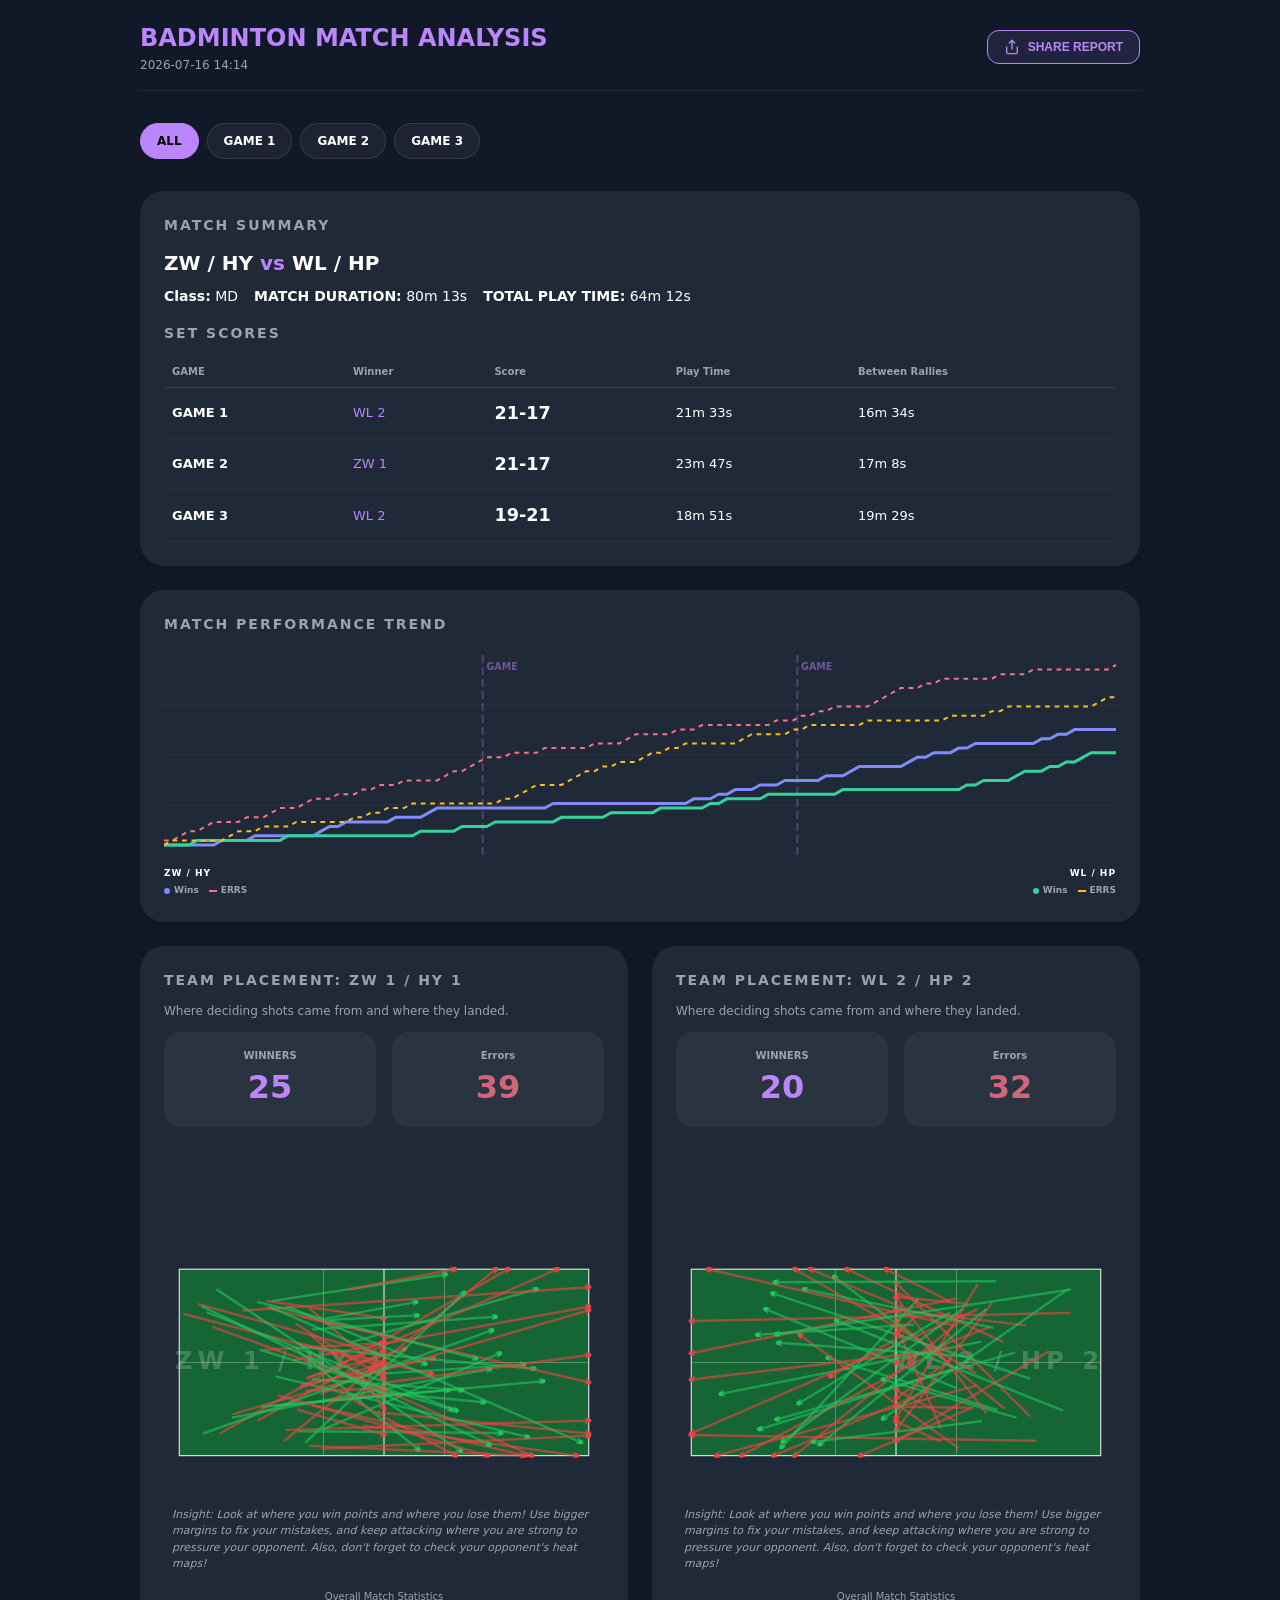
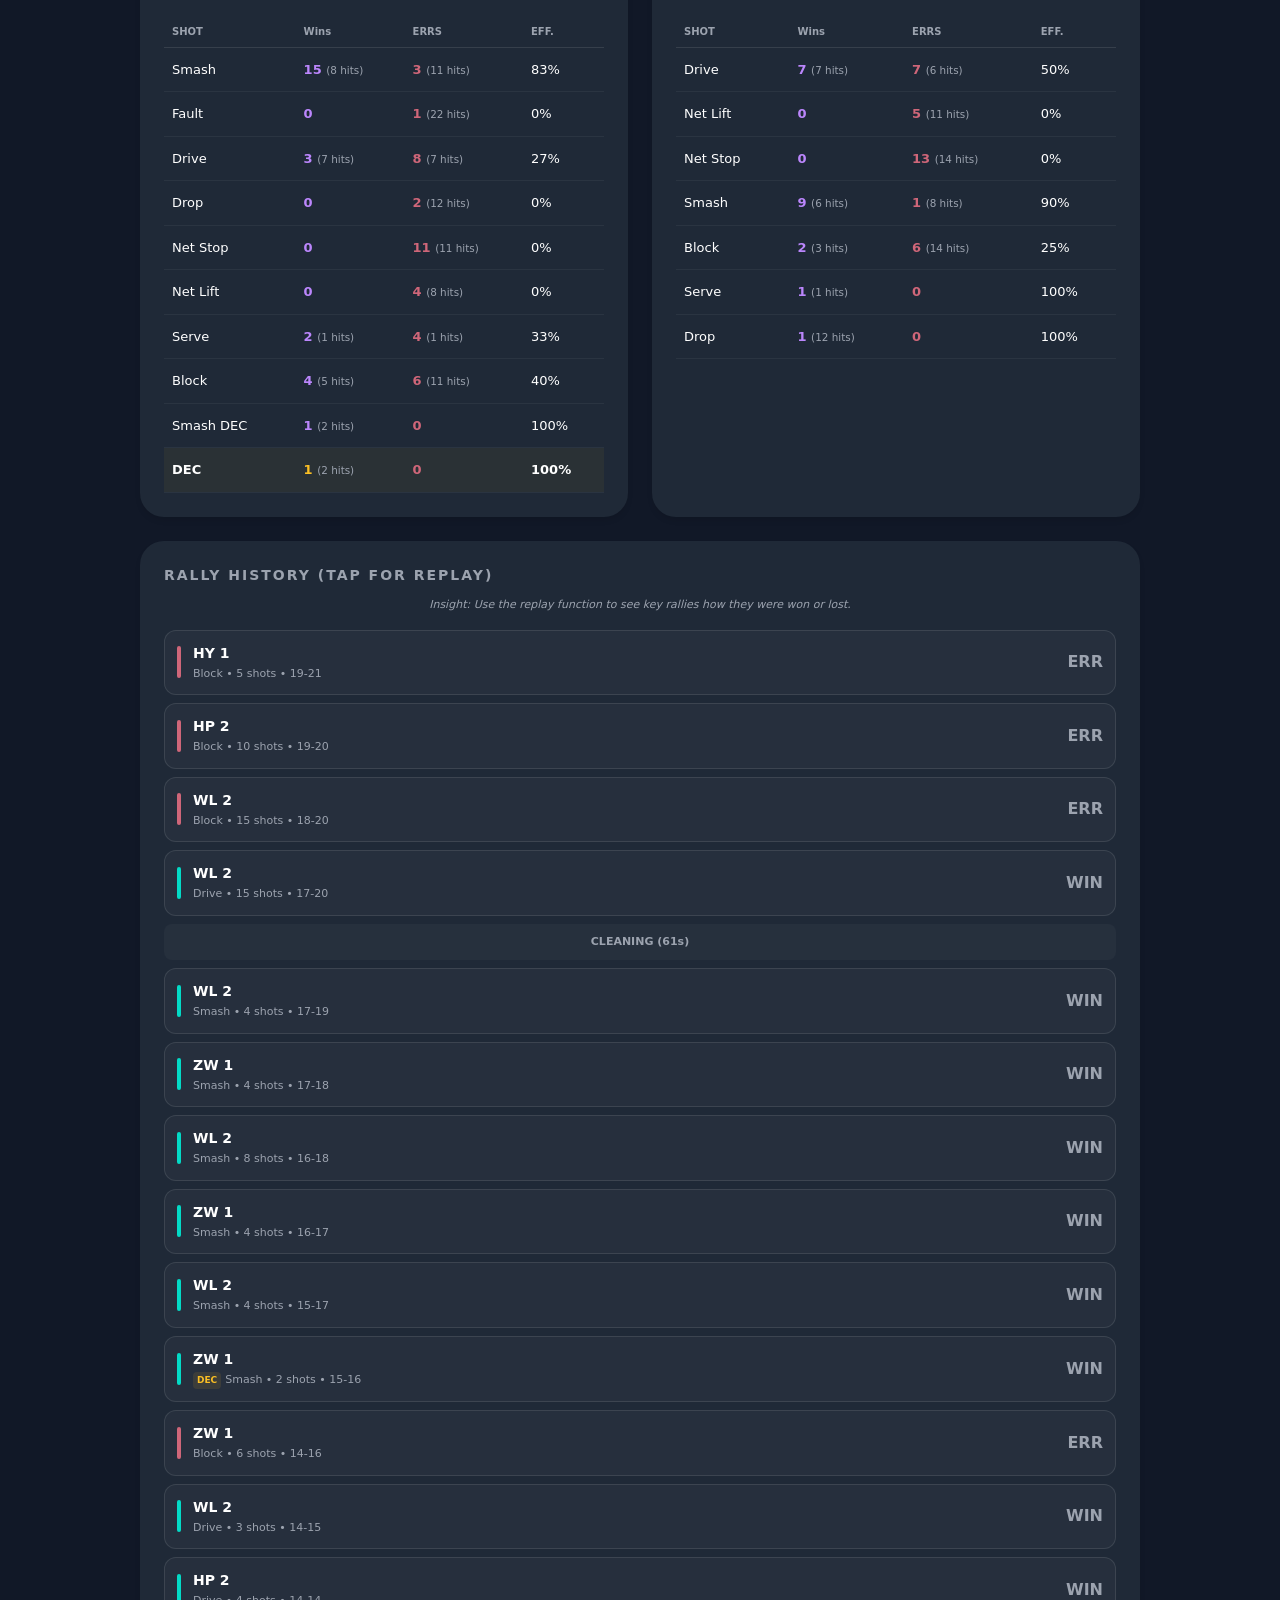
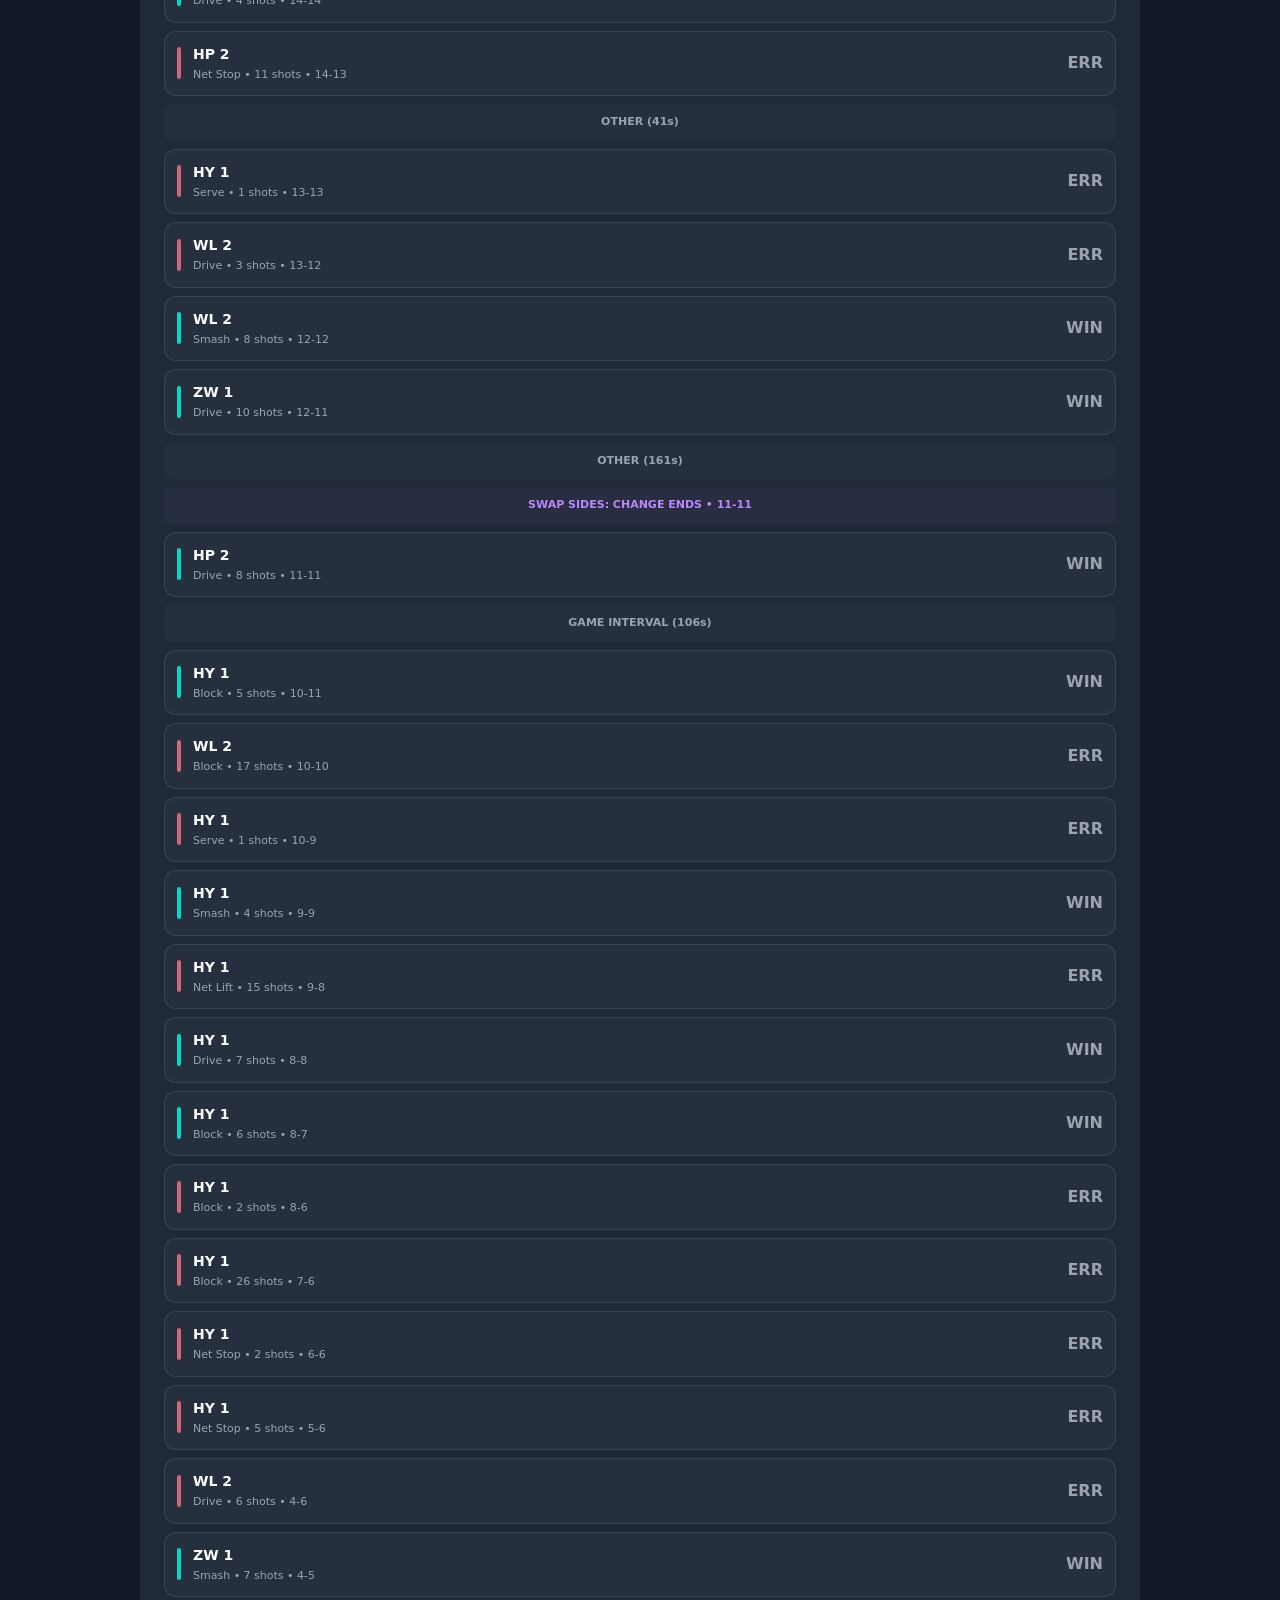
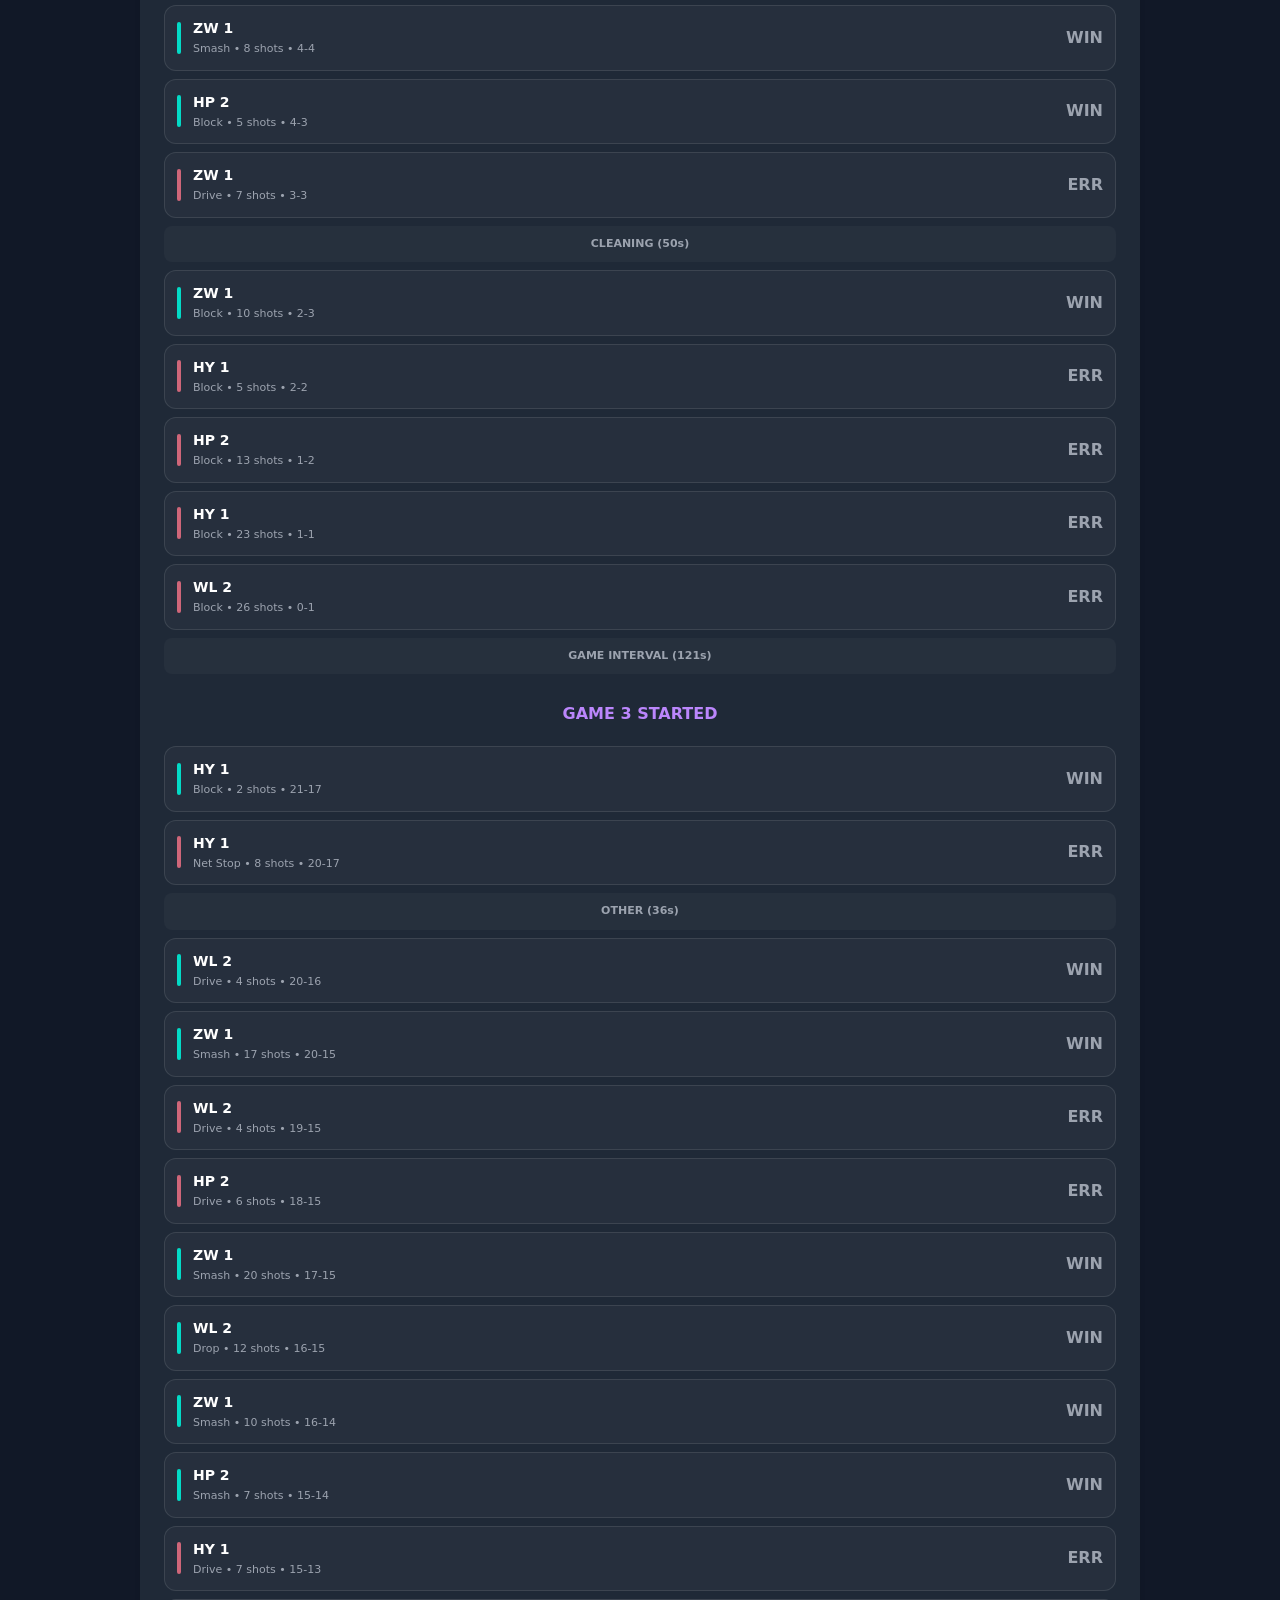
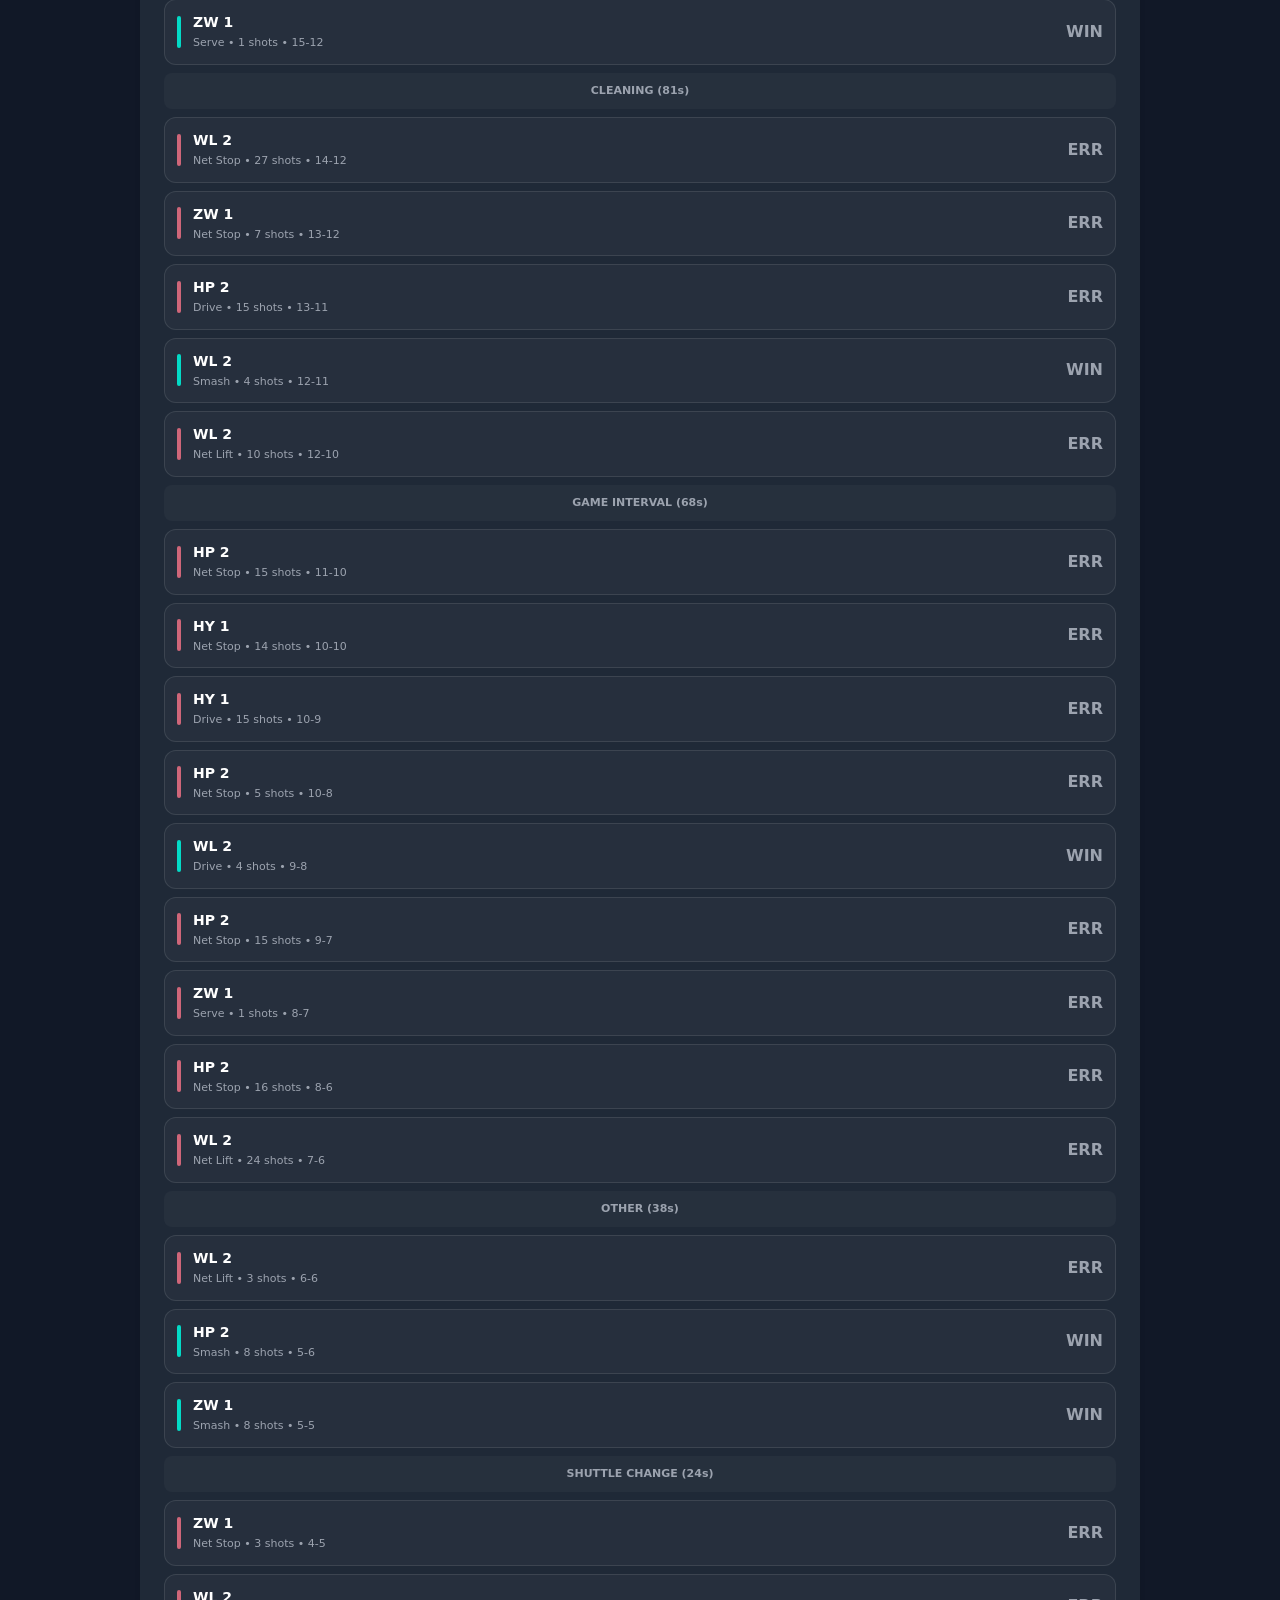
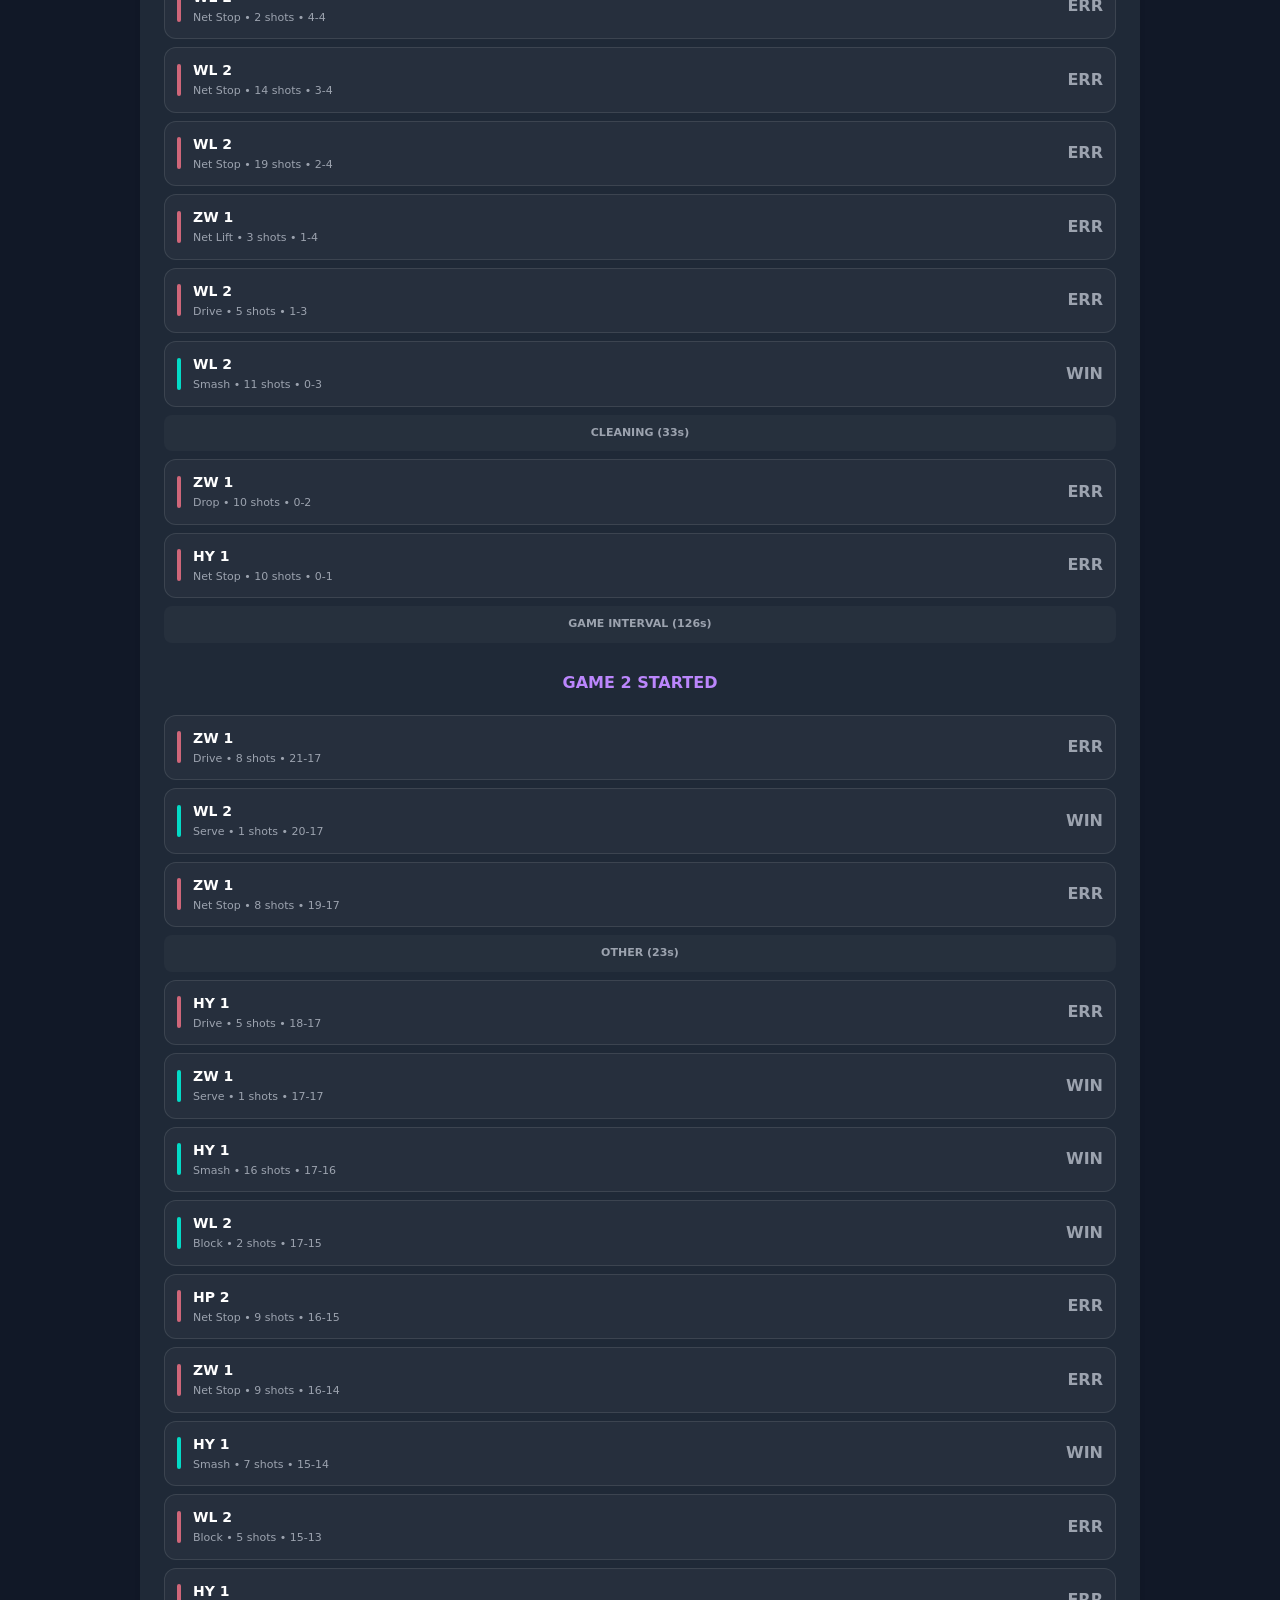
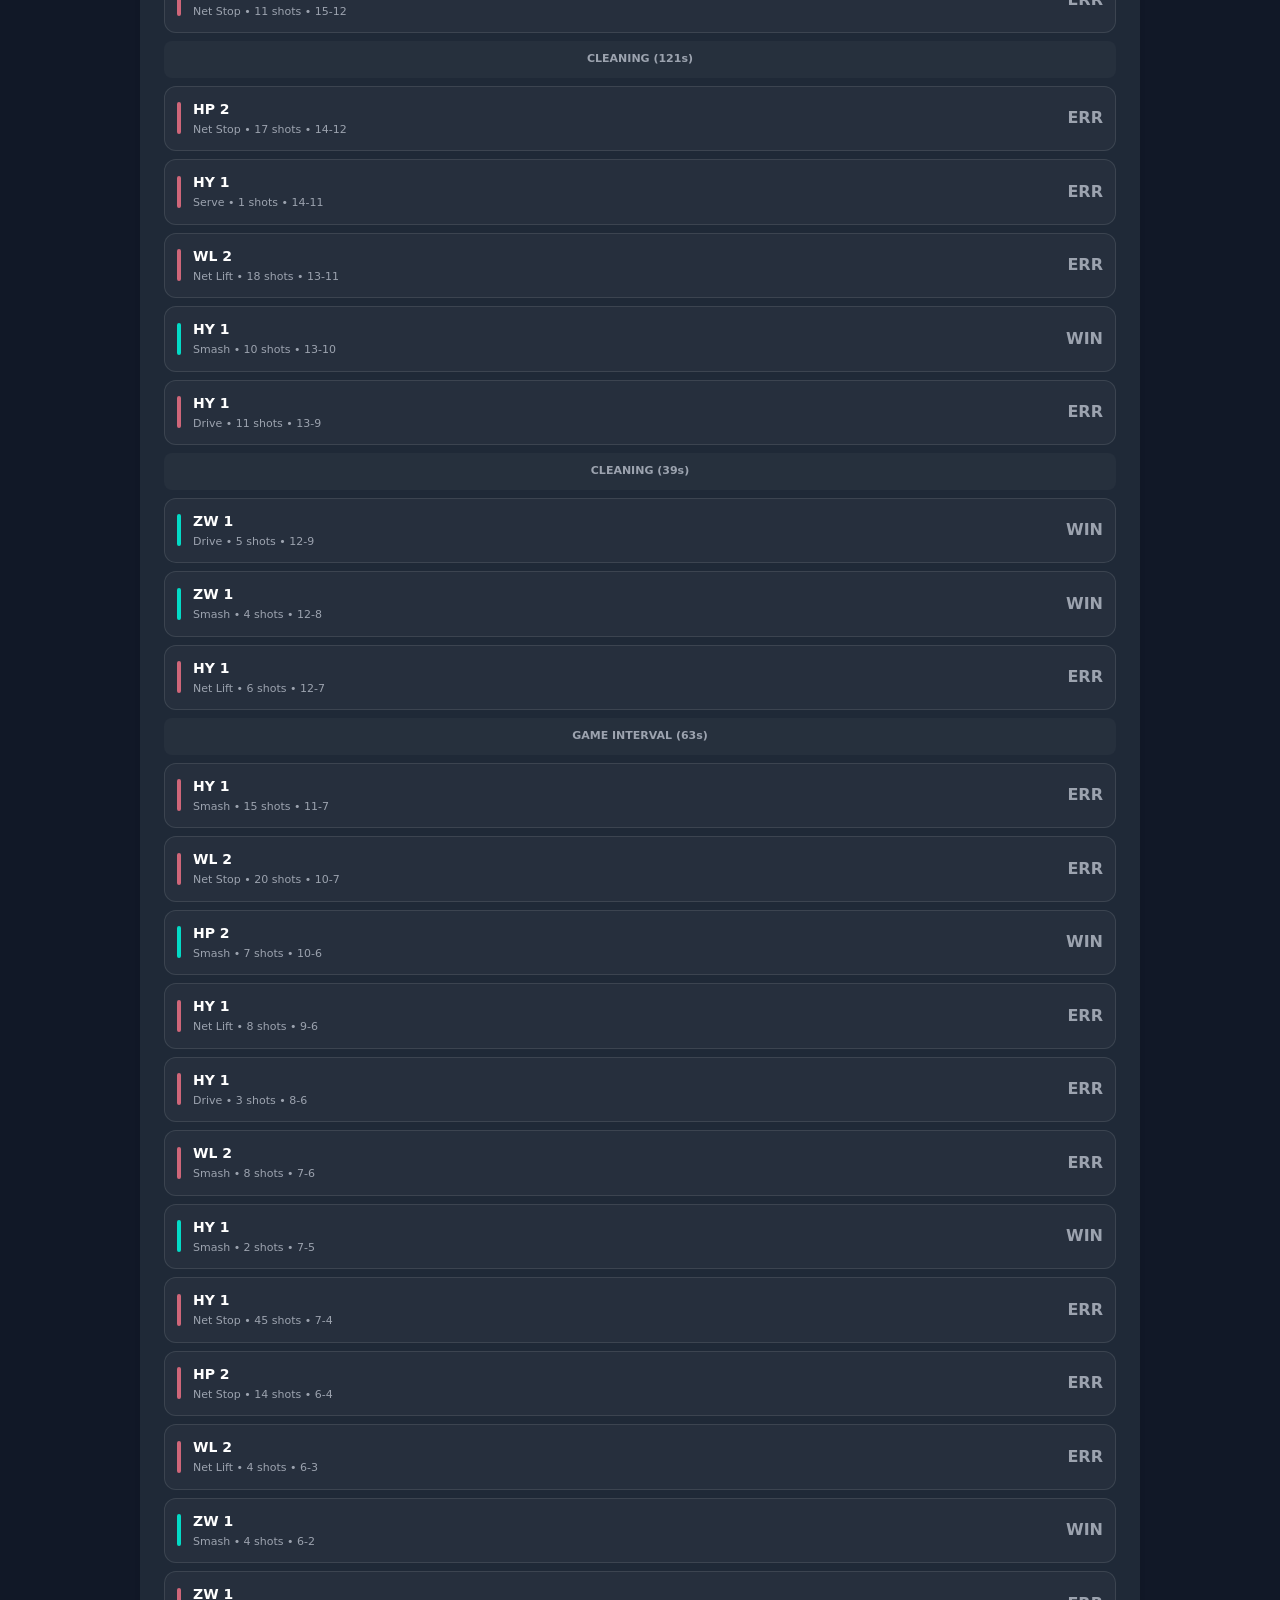
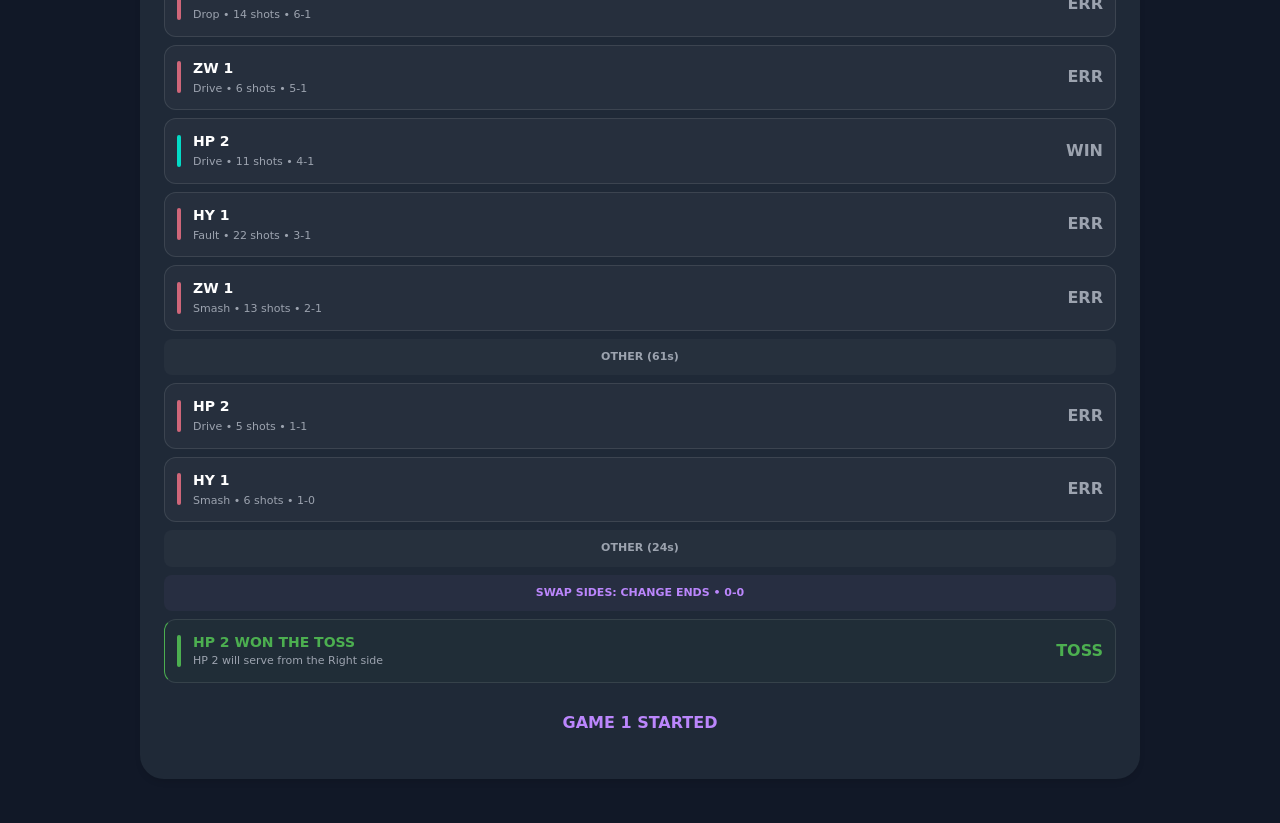
<file: Double_Final_Example.html>
<!DOCTYPE html>
            <html lang="en">
            <head>
                <meta charset="UTF-8">
                <meta name="viewport" content="width=device-width, initial-scale=1.0">
                <title>Match Report: ZW / HY vs WL / HP</title>
                <style>
                    :root {
                        --bg: #111827;
                        --card: #1f2937;
                        --primary: #bb86fc;
                        --secondary: #03dac6;
                        --error: #cf6679;
                        --text: #ffffff;
                        --text-dim: #9ca3af;
                        --court: #166534;
                    }
                    body { 
                        font-family: 'Inter', system-ui, -apple-system, sans-serif; 
                        background: var(--bg); 
                        color: var(--text); 
                        margin: 0; 
                        padding: 20px;
                        line-height: 1.5;
                    }
                    .container { max-width: 1000px; margin: 0 auto; }
                    .header { 
                        display: flex; 
                        justify-content: space-between; 
                        align-items: center; 
                        margin-bottom: 32px;
                        border-bottom: 1px solid var(--card);
                        padding-bottom: 16px;
                    }
                    .header h1 { color: var(--primary); margin: 0; font-size: 24px; font-weight: 900; }
                    
                    .btn-share-html {
                        background: rgba(187, 134, 252, 0.1);
                        color: var(--primary);
                        border: 1px solid var(--primary);
                        padding: 8px 16px;
                        border-radius: 12px;
                        font-weight: 700;
                        cursor: pointer;
                        display: flex;
                        align-items: center;
                        gap: 8px;
                        font-size: 12px;
                        transition: all 0.2s;
                    }
                    .btn-share-html:hover {
                        background: var(--primary);
                        color: black;
                    }
                    @media (max-width: 600px) {
                        .header { flex-direction: column; align-items: flex-start; gap: 16px; }
                    }

                    .card { 
                        background: var(--card); 
                        padding: 24px; 
                        border-radius: 24px; 
                        margin-bottom: 24px; 
                        box-shadow: 0 4px 6px -1px rgba(0,0,0,0.1);
                    }
                    h2 { font-size: 14px; color: var(--text-dim); text-transform: uppercase; letter-spacing: 2px; margin-top: 0; font-weight: 900; }
                    
                    .stats-grid { display: grid; grid-template-columns: repeat(auto-fit, minmax(300px, 1fr)); gap: 24px; }
                    .stat-box { background: rgba(255,255,255,0.05); padding: 16px; border-radius: 16px; text-align: center; }
                    .stat-value { font-size: 32px; font-weight: 900; color: var(--primary); }
                    .stat-label { font-size: 10px; color: var(--text-dim); font-weight: 700; }

                    table { width: 100%; border-collapse: collapse; margin-top: 12px; }
                    th { text-align: left; font-size: 10px; color: var(--text-dim); padding: 8px; border-bottom: 1px solid rgba(255,255,255,0.1); }
                    td { padding: 12px 8px; border-bottom: 1px solid rgba(255,255,255,0.05); font-size: 13px; }
                    
                    .court-container { 
                        position: relative; 
                        width: 100%; 
                        max-width: 600px; 
                        margin: 20px auto; 
                        background: transparent; 
                        border-radius: 12px;
                        overflow: visible;
                    }
                    .court-svg { width: 100%; height: auto; display: block; }
                    
                    .timeline-item { 
                        display: flex; 
                        align-items: center; 
                        padding: 12px; 
                        background: rgba(255,255,255,0.03); 
                        border-radius: 12px; 
                        margin-bottom: 8px;
                        cursor: pointer;
                        transition: background 0.2s, transform 0.2s;
                        border: 1px solid rgba(255,255,255,0.1);
                    }
                    .timeline-item:hover { 
                        background: rgba(255,255,255,0.1);
                        transform: translateX(4px);
                        border-color: rgba(255,255,255,0.2);
                    }
                    .timeline-indicator { width: 4px; height: 32px; border-radius: 2px; margin-right: 12px; }
                    .indicator-win { background: var(--secondary); }
                    .indicator-err { background: var(--error); }
                    
                    /* Replay Overlay */
                    #replay-overlay {
                        display: none;
                        position: fixed;
                        top: 0; left: 0; width: 100%; height: 100%;
                        background: rgba(0,0,0,0.9);
                        z-index: 1000;
                        align-items: center;
                        justify-content: center;
                    }
                    .replay-content {
                        background: #0f172a;
                        width: 90%;
                        max-width: 800px;
                        border-radius: 28px;
                        padding: 24px;
                        position: relative;
                    }
                    .close-btn {
                        position: absolute;
                        top: 20px; right: 20px;
                        color: white; font-size: 24px; cursor: pointer;
                        background: none; border: none;
                    }
                    .replay-controls {
                        display: flex;
                        gap: 12px;
                        align-items: center;
                        margin-top: 20px;
                    }
                    .btn {
                        background: var(--primary);
                        color: black;
                        border: none;
                        padding: 10px 20px;
                        border-radius: 12px;
                        font-weight: bold;
                        cursor: pointer;
                    }
                    
                    .trend-container { height: 200px; width: 100%; margin-top: 20px; }

                    /* Set Selector Styles */
                    .set-selector {
                        display: flex;
                        gap: 8px;
                        margin-bottom: 24px;
                        overflow-x: auto;
                        padding-bottom: 8px;
                    }
                    .set-chip {
                        background: rgba(255,255,255,0.05);
                        border: 1px solid rgba(255,255,255,0.1);
                        padding: 8px 16px;
                        border-radius: 20px;
                        font-size: 12px;
                        font-weight: bold;
                        cursor: pointer;
                        white-space: nowrap;
                        transition: all 0.2s;
                    }
                    .set-chip.active {
                        background: var(--primary);
                        color: black;
                        border-color: var(--primary);
                    }
                    .insight-text {
                        color: var(--text-dim);
                        font-size: 11px;
                        font-style: italic;
                        line-height: 1.5;
                        padding: 0 8px;
                    }
                </style>
            </head>
            <body>
                <div class="container">
                    <div class="header">
                        <div>
                            <h1>BADMINTON MATCH ANALYSIS</h1>
                            <div style="font-size: 12px; color: var(--text-dim);">2026-07-16 14:14</div>
                        </div>
                        <button class="btn-share-html" onclick="sharePage()">
                            <svg width="16" height="16" viewBox="0 0 24 24" fill="none" stroke="currentColor" stroke-width="2" stroke-linecap="round" stroke-linejoin="round"><path d="M4 12v8a2 2 0 0 0 2 2h12a2 2 0 0 0 2-2v-8"></path><polyline points="16 6 12 2 8 6"></polyline><line x1="12" y1="2" x2="12" y2="15"></line></svg>
                            SHARE REPORT
                        </button>
                    </div>

                    <div class="set-selector">
    <div class="set-chip active" onclick="toggleSet('all')" id="set-chip-all">ALL</div>
    <div class="set-chip" onclick="toggleSet(1)" id="set-chip-1">GAME 1</div><div class="set-chip" onclick="toggleSet(2)" id="set-chip-2">GAME 2</div><div class="set-chip" onclick="toggleSet(3)" id="set-chip-3">GAME 3</div>
</div>

                    <div class="card">
                        <h2>Match Summary</h2>
                        <div style="font-size: 20px; font-weight: 900; margin-bottom: 8px;">ZW / HY <span style="color: var(--primary);">vs</span> WL / HP</div>
                        <div style="display: flex; flex-wrap: wrap; gap: 16px; font-size: 14px; margin-bottom: 16px;">
                            <span><strong>Class:</strong> MD</span>
                            <span><strong>MATCH DURATION:</strong> 80m 13s</span>
                            <span><strong>TOTAL PLAY TIME:</strong> 64m 12s</span>
                        </div>
                        
                        <h2>SET SCORES</h2>
                        <table>
                            <thead>
                                <tr><th>GAME</th><th>Winner</th><th>Score</th><th>Play Time</th><th>Between Rallies</th></tr>
                            </thead>
                            <tbody><tr class='set-row' data-set-index='1'><td><strong>GAME 1</strong></td><td style='color: #bb86fc'>WL 2</td><td style='font-weight:bold; font-size:1.1em;'>21-17</td><td>21m 33s</td><td>16m 34s</td></tr><tr class='set-row' data-set-index='2'><td><strong>GAME 2</strong></td><td style='color: #bb86fc'>ZW 1</td><td style='font-weight:bold; font-size:1.1em;'>21-17</td><td>23m 47s</td><td>17m 8s</td></tr><tr class='set-row' data-set-index='3'><td><strong>GAME 3</strong></td><td style='color: #bb86fc'>WL 2</td><td style='font-weight:bold; font-size:1.1em;'>19-21</td><td>18m 51s</td><td>19m 29s</td></tr></tbody>
                        </table>
                    </div>

                    <div class="card">
                        <h2>MATCH PERFORMANCE TREND</h2>
                        <div class="trend-container">
                            <svg width="100%" height="100%" viewBox="0 0 1000 200" preserveAspectRatio="none">
                                <line x1="0" y1="50" x2="1000" y2="50" stroke="rgba(255,255,255,0.05)" stroke-width="1" />
                                <line x1="0" y1="100" x2="1000" y2="100" stroke="rgba(255,255,255,0.05)" stroke-width="1" />
                                <line x1="0" y1="150" x2="1000" y2="150" stroke="rgba(255,255,255,0.05)" stroke-width="1" />
                                <line x1="334.7826" y1="0" x2="334.7826" y2="200" stroke="var(--primary)" stroke-width="2" stroke-dasharray="8,4" opacity="0.3" />
<text x="338.7826" y="15" fill="var(--primary)" font-size="10" font-weight="bold" opacity="0.5">GAME</text><line x1="665.2174" y1="0" x2="665.2174" y2="200" stroke="var(--primary)" stroke-width="2" stroke-dasharray="8,4" opacity="0.3" />
<text x="669.2174" y="15" fill="var(--primary)" font-size="10" font-weight="bold" opacity="0.5">GAME</text>
                                <polyline points="0.0,190.0 8.695652,190.0 17.391304,190.0 26.086956,190.0 34.782608,190.0 43.47826,190.0 52.173912,190.0 60.869564,185.38461 69.565216,185.38461 78.260864,185.38461 86.95652,185.38461 95.652176,180.76923 104.347824,180.76923 113.04347,180.76923 121.73913,180.76923 130.43478,180.76923 139.13043,180.76923 147.82608,180.76923 156.52173,180.76923 165.21739,176.15384 173.91304,171.53847 182.60869,171.53847 191.30435,166.92307 200.0,166.92307 208.69565,166.92307 217.3913,166.92307 226.08694,166.92307 234.78261,166.92307 243.47826,162.3077 252.1739,162.3077 260.86957,162.3077 269.56522,162.3077 278.26086,157.6923 286.9565,153.07692 295.65216,153.07692 304.3478,153.07692 313.04346,153.07692 321.73914,153.07692 330.43478,153.07692 339.13043,153.07692 347.82608,153.07692 356.52173,153.07692 365.21738,153.07692 373.91302,153.07692 382.6087,153.07692 391.30435,153.07692 400.0,153.07692 408.69565,148.46153 417.3913,148.46153 426.08694,148.46153 434.7826,148.46153 443.47824,148.46153 452.1739,148.46153 460.86957,148.46153 469.56522,148.46153 478.26086,148.46153 486.9565,148.46153 495.65216,148.46153 504.3478,148.46153 513.04346,148.46153 521.73914,148.46153 530.43475,148.46153 539.13043,148.46153 547.82605,148.46153 556.5217,143.84615 565.2174,143.84615 573.913,143.84615 582.6087,139.23077 591.3043,139.23077 600.0,134.61539 608.6956,134.61539 617.3913,134.61539 626.0869,130.0 634.7826,130.0 643.4783,130.0 652.1739,125.38461 660.86957,125.38461 669.5652,125.38461 678.26086,125.38461 686.9565,125.38461 695.65216,120.769226 704.34784,120.769226 713.04346,120.769226 721.73914,116.15385 730.43475,111.53846 739.13043,111.53846 747.82605,111.53846 756.5217,111.53846 765.2174,111.53846 773.913,111.53846 782.6087,106.92307 791.3043,102.30769 800.0,102.30769 808.6956,97.6923 817.3913,97.6923 826.0869,97.6923 834.7826,93.07692 843.4783,93.07692 852.1739,88.46153 860.86957,88.46153 869.5652,88.46153 878.26086,88.46153 886.9565,88.46153 895.65216,88.46153 904.3478,88.46153 913.04346,88.46153 921.73914,83.846146 930.43475,83.846146 939.13043,79.23077 947.82605,79.23077 956.5217,74.61538 965.21735,74.61538 973.913,74.61538 982.6087,74.61538 991.3043,74.61538 1000.0,74.61538" fill="none" stroke="#818CF8" stroke-width="3" stroke-linecap="round" />
                                <polyline points="0.0,185.38461 8.695652,185.38461 17.391304,180.76923 26.086956,176.15384 34.782608,176.15384 43.47826,171.53847 52.173912,166.92307 60.869564,166.92307 69.565216,166.92307 78.260864,166.92307 86.95652,162.3077 95.652176,162.3077 104.347824,162.3077 113.04347,157.6923 121.73913,153.07692 130.43478,153.07692 139.13043,153.07692 147.82608,148.46153 156.52173,143.84615 165.21739,143.84615 173.91304,143.84615 182.60869,139.23077 191.30435,139.23077 200.0,139.23077 208.69565,134.61539 217.3913,134.61539 226.08694,130.0 234.78261,130.0 243.47826,130.0 252.1739,125.38461 260.86957,125.38461 269.56522,125.38461 278.26086,125.38461 286.9565,125.38461 295.65216,120.769226 304.3478,116.15385 313.04346,116.15385 321.73914,111.53846 330.43478,106.92307 339.13043,102.30769 347.82608,102.30769 356.52173,102.30769 365.21738,97.6923 373.91302,97.6923 382.6087,97.6923 391.30435,97.6923 400.0,93.07692 408.69565,93.07692 417.3913,93.07692 426.08694,93.07692 434.7826,93.07692 443.47824,93.07692 452.1739,88.46153 460.86957,88.46153 469.56522,88.46153 478.26086,88.46153 486.9565,83.846146 495.65216,79.23077 504.3478,79.23077 513.04346,79.23077 521.73914,79.23077 530.43475,79.23077 539.13043,74.61538 547.82605,74.61538 556.5217,74.61538 565.2174,70.0 573.913,70.0 582.6087,70.0 591.3043,70.0 600.0,70.0 608.6956,70.0 617.3913,70.0 626.0869,70.0 634.7826,70.0 643.4783,65.38461 652.1739,65.38461 660.86957,65.38461 669.5652,60.769226 678.26086,60.769226 686.9565,56.15384 695.65216,56.15384 704.34784,51.538452 713.04346,51.538452 721.73914,51.538452 730.43475,51.538452 739.13043,51.538452 747.82605,46.92308 756.5217,42.307693 765.2174,37.692307 773.913,33.07692 782.6087,33.07692 791.3043,33.07692 800.0,28.461533 808.6956,28.461533 817.3913,23.846146 826.0869,23.846146 834.7826,23.846146 843.4783,23.846146 852.1739,23.846146 860.86957,23.846146 869.5652,23.846146 878.26086,19.230774 886.9565,19.230774 895.65216,19.230774 904.3478,19.230774 913.04346,14.615387 921.73914,14.615387 930.43475,14.615387 939.13043,14.615387 947.82605,14.615387 956.5217,14.615387 965.21735,14.615387 973.913,14.615387 982.6087,14.615387 991.3043,14.615387 1000.0,10.0" fill="none" stroke="#FB7185" stroke-width="2" stroke-dasharray="5,5" />
                                <polyline points="0.0,190.0 8.695652,190.0 17.391304,190.0 26.086956,190.0 34.782608,185.38461 43.47826,185.38461 52.173912,185.38461 60.869564,185.38461 69.565216,185.38461 78.260864,185.38461 86.95652,185.38461 95.652176,185.38461 104.347824,185.38461 113.04347,185.38461 121.73913,185.38461 130.43478,180.76923 139.13043,180.76923 147.82608,180.76923 156.52173,180.76923 165.21739,180.76923 173.91304,180.76923 182.60869,180.76923 191.30435,180.76923 200.0,180.76923 208.69565,180.76923 217.3913,180.76923 226.08694,180.76923 234.78261,180.76923 243.47826,180.76923 252.1739,180.76923 260.86957,180.76923 269.56522,176.15384 278.26086,176.15384 286.9565,176.15384 295.65216,176.15384 304.3478,176.15384 313.04346,171.53847 321.73914,171.53847 330.43478,171.53847 339.13043,171.53847 347.82608,166.92307 356.52173,166.92307 365.21738,166.92307 373.91302,166.92307 382.6087,166.92307 391.30435,166.92307 400.0,166.92307 408.69565,166.92307 417.3913,162.3077 426.08694,162.3077 434.7826,162.3077 443.47824,162.3077 452.1739,162.3077 460.86957,162.3077 469.56522,157.6923 478.26086,157.6923 486.9565,157.6923 495.65216,157.6923 504.3478,157.6923 513.04346,157.6923 521.73914,153.07692 530.43475,153.07692 539.13043,153.07692 547.82605,153.07692 556.5217,153.07692 565.2174,153.07692 573.913,148.46153 582.6087,148.46153 591.3043,143.84615 600.0,143.84615 608.6956,143.84615 617.3913,143.84615 626.0869,143.84615 634.7826,139.23077 643.4783,139.23077 652.1739,139.23077 660.86957,139.23077 669.5652,139.23077 678.26086,139.23077 686.9565,139.23077 695.65216,139.23077 704.34784,139.23077 713.04346,134.61539 721.73914,134.61539 730.43475,134.61539 739.13043,134.61539 747.82605,134.61539 756.5217,134.61539 765.2174,134.61539 773.913,134.61539 782.6087,134.61539 791.3043,134.61539 800.0,134.61539 808.6956,134.61539 817.3913,134.61539 826.0869,134.61539 834.7826,134.61539 843.4783,130.0 852.1739,130.0 860.86957,125.38461 869.5652,125.38461 878.26086,125.38461 886.9565,125.38461 895.65216,120.769226 904.3478,116.15385 913.04346,116.15385 921.73914,116.15385 930.43475,111.53846 939.13043,111.53846 947.82605,106.92307 956.5217,106.92307 965.21735,102.30769 973.913,97.6923 982.6087,97.6923 991.3043,97.6923 1000.0,97.6923" fill="none" stroke="#34D399" stroke-width="3" stroke-linecap="round" />
                                <polyline points="0.0,190.0 8.695652,185.38461 17.391304,185.38461 26.086956,185.38461 34.782608,185.38461 43.47826,185.38461 52.173912,185.38461 60.869564,185.38461 69.565216,180.76923 78.260864,176.15384 86.95652,176.15384 95.652176,176.15384 104.347824,171.53847 113.04347,171.53847 121.73913,171.53847 130.43478,171.53847 139.13043,166.92307 147.82608,166.92307 156.52173,166.92307 165.21739,166.92307 173.91304,166.92307 182.60869,166.92307 191.30435,166.92307 200.0,162.3077 208.69565,162.3077 217.3913,157.6923 226.08694,157.6923 234.78261,153.07692 243.47826,153.07692 252.1739,153.07692 260.86957,148.46153 269.56522,148.46153 278.26086,148.46153 286.9565,148.46153 295.65216,148.46153 304.3478,148.46153 313.04346,148.46153 321.73914,148.46153 330.43478,148.46153 339.13043,148.46153 347.82608,148.46153 356.52173,143.84615 365.21738,143.84615 373.91302,139.23077 382.6087,134.61539 391.30435,130.0 400.0,130.0 408.69565,130.0 417.3913,130.0 426.08694,125.38461 434.7826,120.769226 443.47824,116.15385 452.1739,116.15385 460.86957,111.53846 469.56522,111.53846 478.26086,106.92307 486.9565,106.92307 495.65216,106.92307 504.3478,102.30769 513.04346,97.6923 521.73914,97.6923 530.43475,93.07692 539.13043,93.07692 547.82605,88.46153 556.5217,88.46153 565.2174,88.46153 573.913,88.46153 582.6087,88.46153 591.3043,88.46153 600.0,88.46153 608.6956,83.846146 617.3913,79.23077 626.0869,79.23077 634.7826,79.23077 643.4783,79.23077 652.1739,79.23077 660.86957,74.61538 669.5652,74.61538 678.26086,70.0 686.9565,70.0 695.65216,70.0 704.34784,70.0 713.04346,70.0 721.73914,70.0 730.43475,70.0 739.13043,65.38461 747.82605,65.38461 756.5217,65.38461 765.2174,65.38461 773.913,65.38461 782.6087,65.38461 791.3043,65.38461 800.0,65.38461 808.6956,65.38461 817.3913,65.38461 826.0869,60.769226 834.7826,60.769226 843.4783,60.769226 852.1739,60.769226 860.86957,60.769226 869.5652,56.15384 878.26086,56.15384 886.9565,51.538452 895.65216,51.538452 904.3478,51.538452 913.04346,51.538452 921.73914,51.538452 930.43475,51.538452 939.13043,51.538452 947.82605,51.538452 956.5217,51.538452 965.21735,51.538452 973.913,51.538452 982.6087,46.92308 991.3043,42.307693 1000.0,42.307693" fill="none" stroke="#FBBF24" stroke-width="2" stroke-dasharray="5,5" />
                            </svg>
                        </div>
                        <div style="display: flex; justify-content: space-between; margin-top: 12px; font-size: 9px; font-weight: 700; color: var(--text-dim);">
                            <div style="display: flex; flex-direction: column; gap: 4px;">
                                <div style="color: var(--text); text-transform: uppercase; letter-spacing: 1px;">ZW / HY</div>
                                <div style="display: flex; gap: 10px;">
                                    <div style="display: flex; align-items: center; gap: 4px;"><span style="width:6px; height:6px; background:#818CF8; border-radius:50%; display: inline-block;"></span> Wins</div>
                                    <div style="display: flex; align-items: center; gap: 4px;"><span style="width:8px; height:2px; background:#FB7185; display: inline-block;"></span> ERRS</div>
                                </div>
                            </div>
                            <div style="display: flex; flex-direction: column; gap: 4px; align-items: flex-end; text-align: right;">
                                <div style="color: var(--text); text-transform: uppercase; letter-spacing: 1px;">WL / HP</div>
                                <div style="display: flex; gap: 10px;">
                                    <div style="display: flex; align-items: center; gap: 4px;"><span style="width:6px; height:6px; background:#34D399; border-radius:50%; display: inline-block;"></span> Wins</div>
                                    <div style="display: flex; align-items: center; gap: 4px;"><span style="width:8px; height:2px; background:#FBBF24; display: inline-block;"></span> ERRS</div>
                                </div>
                            </div>
                        </div>
                    </div>

                    <div class="stats-grid">
            <div class="card">
                <h2>TEAM PLACEMENT: ZW 1 / HY 1</h2>
                <div style="font-size: 12px; color: var(--text-dim); margin-bottom: 12px;">Where deciding shots came from and where they landed.</div>
                <div style="display: flex; justify-content: space-between; align-items: center; margin-bottom: 16px;">
                    <div class="stat-box" style="flex:1; margin-right:8px;">
                        <div class="stat-label">WINNERS</div>
                        <div class="stat-value">25</div>
                    </div>
                    <div class="stat-box" style="flex:1; margin-left:8px;">
                        <div class="stat-label">Errors</div>
                        <div class="stat-value" style="color: #cf6679;">39</div>
                    </div>
                </div>
                
                <div class="court-container">
                    <svg viewBox="-50 -400 1440 1110" class="court-svg">
                        <rect x="0" y="0" width="1340" height="610" fill="#166534" />
                        <rect x="0" y="0" width="1340" height="610" fill="none" stroke="white" stroke-width="4" opacity="0.8" />
                        <line x1="670" y1="0" x2="670" y2="610" stroke="white" stroke-width="4" opacity="0.8" />
                        <line x1="472" y1="0" x2="472" y2="610" stroke="white" stroke-width="2" opacity="0.5" />
                        <line x1="868" y1="0" x2="868" y2="610" stroke="white" stroke-width="2" opacity="0.5" />
                        <line x1="0" y1="305" x2="472" y2="305" stroke="white" stroke-width="2" opacity="0.5" />
                        <line x1="868" y1="305" x2="1340" y2="305" stroke="white" stroke-width="2" opacity="0.5" />
                        <defs>
                            <marker id="arrow-22C55E" viewBox="0 0 10 10" refX="5" refY="5" markerWidth="3" markerHeight="3" orient="auto-start-reverse"><path d="M 0 0 L 10 5 L 0 10 z" fill="#22C55E" /></marker>
                            <marker id="arrow-EF4444" viewBox="0 0 10 10" refX="5" refY="5" markerWidth="3" markerHeight="3" orient="auto-start-reverse"><path d="M 0 0 L 10 5 L 0 10 z" fill="#EF4444" /></marker>
                        </defs>
                        <text x="335" y="305" text-anchor="middle" dominant-baseline="middle" fill="white" fill-opacity="0.2" font-size="80" font-weight="900" style="text-transform: uppercase; letter-spacing: 0.2em;">ZW 1 / HY 1</text>
                        <text x="1005" y="305" text-anchor="middle" dominant-baseline="middle" fill="white" fill-opacity="0.2" font-size="80" font-weight="900" style="text-transform: uppercase; letter-spacing: 0.2em;"></text>
                        
                <line x1="135.12097" y1="536.1111" x2="1076.3198" y2="0.0" stroke="#EF4444" stroke-width="8" stroke-linecap="round" marker-end="url(#arrow-EF4444)" opacity="0.6" class='placement-item' data-set-index='1' />
                <circle cx="1076.3198" cy="0.0" r="8" fill="#EF4444" class='placement-item' data-set-index='1' />
                
                <line x1="178.24438" y1="473.67328" x2="1340.0" y2="134.375" stroke="#EF4444" stroke-width="8" stroke-linecap="round" marker-end="url(#arrow-EF4444)" opacity="0.6" class='placement-item' data-set-index='1' />
                <circle cx="1340.0" cy="134.375" r="8" fill="#EF4444" class='placement-item' data-set-index='1' />
                
                <line x1="421.6811" y1="353.20325" x2="737.9982" y2="261.21527" stroke="#EF4444" stroke-width="8" stroke-linecap="round" marker-end="url(#arrow-EF4444)" opacity="0.6" class='placement-item' data-set-index='1' />
                <circle cx="737.9982" cy="261.21527" r="8" fill="#EF4444" class='placement-item' data-set-index='1' />
                
                <line x1="279.01013" y1="263.47223" x2="670.0" y2="241.80554" stroke="#EF4444" stroke-width="8" stroke-linecap="round" marker-end="url(#arrow-EF4444)" opacity="0.6" class='placement-item' data-set-index='1' />
                <circle cx="670.0" cy="241.80554" r="8" fill="#EF4444" class='placement-item' data-set-index='1' />
                
                <line x1="63.631714" y1="114.513885" x2="670.0" y2="281.0764" stroke="#EF4444" stroke-width="8" stroke-linecap="round" marker-end="url(#arrow-EF4444)" opacity="0.6" class='placement-item' data-set-index='1' />
                <circle cx="670.0" cy="281.0764" r="8" fill="#EF4444" class='placement-item' data-set-index='1' />
                
                <line x1="389.659" y1="530.24304" x2="1052.6418" y2="536.1111" stroke="#22C55E" stroke-width="8" stroke-linecap="round" marker-end="url(#arrow-22C55E)" opacity="0.6" class='placement-item' data-set-index='1' />
                <circle cx="1052.6418" cy="536.1111" r="8" fill="#22C55E" class='placement-item' data-set-index='1' />
                
                <line x1="589.1003" y1="437.25693" x2="670.0" y2="236.84027" stroke="#EF4444" stroke-width="8" stroke-linecap="round" marker-end="url(#arrow-EF4444)" opacity="0.6" class='placement-item' data-set-index='1' />
                <circle cx="670.0" cy="236.84027" r="8" fill="#EF4444" class='placement-item' data-set-index='1' />
                
                <line x1="650.0" y1="342.46527" x2="1127.3185" y2="311.77084" stroke="#22C55E" stroke-width="8" stroke-linecap="round" marker-end="url(#arrow-22C55E)" opacity="0.6" class='placement-item' data-set-index='1' />
                <circle cx="1127.3185" cy="311.77084" r="8" fill="#22C55E" class='placement-item' data-set-index='1' />
                
                <line x1="350.49933" y1="525.7292" x2="1340.0" y2="495.48608" stroke="#EF4444" stroke-width="8" stroke-linecap="round" marker-end="url(#arrow-EF4444)" opacity="0.6" class='placement-item' data-set-index='1' />
                <circle cx="1340.0" cy="495.48608" r="8" fill="#EF4444" class='placement-item' data-set-index='1' />
                
                <line x1="605.49274" y1="512.63885" x2="1300.805" y2="610.0" stroke="#EF4444" stroke-width="8" stroke-linecap="round" marker-end="url(#arrow-EF4444)" opacity="0.6" class='placement-item' data-set-index='1' />
                <circle cx="1300.805" cy="610.0" r="8" fill="#EF4444" class='placement-item' data-set-index='1' />
                
                <line x1="429.72943" y1="215.17361" x2="670.0" y2="416.04166" stroke="#EF4444" stroke-width="8" stroke-linecap="round" marker-end="url(#arrow-EF4444)" opacity="0.6" class='placement-item' data-set-index='1' />
                <circle cx="670.0" cy="416.04166" r="8" fill="#EF4444" class='placement-item' data-set-index='1' />
                
                <line x1="650.0" y1="467.9514" x2="1340.0" y2="537.4653" stroke="#EF4444" stroke-width="8" stroke-linecap="round" marker-end="url(#arrow-EF4444)" opacity="0.6" class='placement-item' data-set-index='1' />
                <circle cx="1340.0" cy="537.4653" r="8" fill="#EF4444" class='placement-item' data-set-index='1' />
                
                <line x1="566.333" y1="238.64584" x2="1168.2996" y2="65.3125" stroke="#22C55E" stroke-width="8" stroke-linecap="round" marker-end="url(#arrow-22C55E)" opacity="0.6" class='placement-item' data-set-index='1' />
                <circle cx="1168.2996" cy="65.3125" r="8" fill="#22C55E" class='placement-item' data-set-index='1' />
                
                <line x1="318.1698" y1="351.49304" x2="1139.6128" y2="548.75" stroke="#22C55E" stroke-width="8" stroke-linecap="round" marker-end="url(#arrow-22C55E)" opacity="0.6" class='placement-item' data-set-index='1' />
                <circle cx="1139.6128" cy="548.75" r="8" fill="#22C55E" class='placement-item' data-set-index='1' />
                
                <line x1="258.51953" y1="494.13196" x2="670.0" y2="267.53473" stroke="#EF4444" stroke-width="8" stroke-linecap="round" marker-end="url(#arrow-EF4444)" opacity="0.6" class='placement-item' data-set-index='1' />
                <circle cx="670.0" cy="267.53473" r="8" fill="#EF4444" class='placement-item' data-set-index='1' />
                
                <line x1="176.10205" y1="485.10416" x2="1015.7589" y2="327.11804" stroke="#22C55E" stroke-width="8" stroke-linecap="round" marker-end="url(#arrow-22C55E)" opacity="0.6" class='placement-item' data-set-index='1' />
                <circle cx="1015.7589" cy="327.11804" r="8" fill="#22C55E" class='placement-item' data-set-index='1' />
                
                <line x1="399.67664" y1="378.125" x2="832.2547" y2="292.3611" stroke="#EF4444" stroke-width="8" stroke-linecap="round" marker-end="url(#arrow-EF4444)" opacity="0.6" class='placement-item' data-set-index='1' />
                <circle cx="832.2547" cy="292.3611" r="8" fill="#EF4444" class='placement-item' data-set-index='1' />
                
                <line x1="111.1239" y1="189.62875" x2="670.0" y2="390.7639" stroke="#EF4444" stroke-width="8" stroke-linecap="round" marker-end="url(#arrow-EF4444)" opacity="0.6" class='placement-item' data-set-index='1' />
                <circle cx="670.0" cy="390.7639" r="8" fill="#EF4444" class='placement-item' data-set-index='1' />
                
                <line x1="314.98242" y1="446.7361" x2="1190.1561" y2="366.3889" stroke="#22C55E" stroke-width="8" stroke-linecap="round" marker-end="url(#arrow-22C55E)" opacity="0.6" class='placement-item' data-set-index='1' />
                <circle cx="1190.1561" cy="366.3889" r="8" fill="#22C55E" class='placement-item' data-set-index='1' />
                
                <line x1="16.275757" y1="146.5625" x2="670.0" y2="317.6389" stroke="#EF4444" stroke-width="8" stroke-linecap="round" marker-end="url(#arrow-EF4444)" opacity="0.6" class='placement-item' data-set-index='1' />
                <circle cx="670.0" cy="317.6389" r="8" fill="#EF4444" class='placement-item' data-set-index='1' />
                
                <line x1="470.7105" y1="523.9236" x2="1048.5437" y2="275.65973" stroke="#22C55E" stroke-width="8" stroke-linecap="round" marker-end="url(#arrow-22C55E)" opacity="0.6" class='placement-item' data-set-index='1' />
                <circle cx="1048.5437" cy="275.65973" r="8" fill="#22C55E" class='placement-item' data-set-index='1' />
                
                <line x1="383.28418" y1="262.11804" x2="782.16675" y2="589.82635" stroke="#22C55E" stroke-width="8" stroke-linecap="round" marker-end="url(#arrow-22C55E)" opacity="0.6" class='placement-item' data-set-index='1' />
                <circle cx="782.16675" cy="589.82635" r="8" fill="#22C55E" class='placement-item' data-set-index='1' />
                
                <line x1="345.49054" y1="559.5833" x2="1035.7941" y2="0.0" stroke="#EF4444" stroke-width="8" stroke-linecap="round" marker-end="url(#arrow-EF4444)" opacity="0.6" class='placement-item' data-set-index='1' />
                <circle cx="1035.7941" cy="0.0" r="8" fill="#EF4444" class='placement-item' data-set-index='1' />
                
                <line x1="383.28418" y1="179.96527" x2="670.0" y2="355.55554" stroke="#EF4444" stroke-width="8" stroke-linecap="round" marker-end="url(#arrow-EF4444)" opacity="0.6" class='placement-item' data-set-index='1' />
                <circle cx="670.0" cy="355.55554" r="8" fill="#EF4444" class='placement-item' data-set-index='1' />
                
                <line x1="208.43152" y1="135.27777" x2="1340.0" y2="58.993042" stroke="#EF4444" stroke-width="8" stroke-linecap="round" marker-end="url(#arrow-EF4444)" opacity="0.6" class='placement-item' data-set-index='1' />
                <circle cx="1340.0" cy="58.993042" r="8" fill="#EF4444" class='placement-item' data-set-index='1' />
                
                <line x1="482.24594" y1="429.13196" x2="670.0" y2="406.5625" stroke="#EF4444" stroke-width="8" stroke-linecap="round" marker-end="url(#arrow-EF4444)" opacity="0.6" class='placement-item' data-set-index='2' />
                <circle cx="670.0" cy="406.5625" r="8" fill="#EF4444" class='placement-item' data-set-index='2' />
                
                <line x1="289.1795" y1="104.13196" x2="670.0" y2="160.55557" stroke="#EF4444" stroke-width="8" stroke-linecap="round" marker-end="url(#arrow-EF4444)" opacity="0.6" class='placement-item' data-set-index='2' />
                <circle cx="670.0" cy="160.55557" r="8" fill="#EF4444" class='placement-item' data-set-index='2' />
                
                <line x1="377.06116" y1="296.875" x2="1340.0" y2="122.638885" stroke="#EF4444" stroke-width="8" stroke-linecap="round" marker-end="url(#arrow-EF4444)" opacity="0.6" class='placement-item' data-set-index='2' />
                <circle cx="1340.0" cy="122.638885" r="8" fill="#EF4444" class='placement-item' data-set-index='2' />
                
                <line x1="286.90277" y1="127.15277" x2="670.0" y2="216.52777" stroke="#EF4444" stroke-width="8" stroke-linecap="round" marker-end="url(#arrow-EF4444)" opacity="0.6" class='placement-item' data-set-index='2' />
                <circle cx="670.0" cy="216.52777" r="8" fill="#EF4444" class='placement-item' data-set-index='2' />
                
                <line x1="482.24594" y1="161.00696" x2="774.5777" y2="107.74304" stroke="#22C55E" stroke-width="8" stroke-linecap="round" marker-end="url(#arrow-22C55E)" opacity="0.6" class='placement-item' data-set-index='2' />
                <circle cx="774.5777" cy="107.74304" r="8" fill="#22C55E" class='placement-item' data-set-index='2' />
                
                <line x1="389.81082" y1="241.80557" x2="824.2103" y2="341.1111" stroke="#EF4444" stroke-width="8" stroke-linecap="round" marker-end="url(#arrow-EF4444)" opacity="0.6" class='placement-item' data-set-index='2' />
                <circle cx="824.2103" cy="341.1111" r="8" fill="#EF4444" class='placement-item' data-set-index='2' />
                
                <line x1="553.27985" y1="342.91666" x2="1154.791" y2="610.0" stroke="#EF4444" stroke-width="8" stroke-linecap="round" marker-end="url(#arrow-EF4444)" opacity="0.6" class='placement-item' data-set-index='2' />
                <circle cx="1154.791" cy="610.0" r="8" fill="#EF4444" class='placement-item' data-set-index='2' />
                
                <line x1="388.4448" y1="459.8264" x2="670.0" y2="541.0764" stroke="#EF4444" stroke-width="8" stroke-linecap="round" marker-end="url(#arrow-EF4444)" opacity="0.6" class='placement-item' data-set-index='2' />
                <circle cx="670.0" cy="541.0764" r="8" fill="#EF4444" class='placement-item' data-set-index='2' />
                
                <line x1="428.5152" y1="129.86111" x2="670.0" y2="341.5625" stroke="#EF4444" stroke-width="8" stroke-linecap="round" marker-end="url(#arrow-EF4444)" opacity="0.6" class='placement-item' data-set-index='2' />
                <circle cx="670.0" cy="341.5625" r="8" fill="#EF4444" class='placement-item' data-set-index='2' />
                
                <line x1="401.6498" y1="254.89584" x2="1160.7106" y2="325.7639" stroke="#22C55E" stroke-width="8" stroke-linecap="round" marker-end="url(#arrow-22C55E)" opacity="0.6" class='placement-item' data-set-index='2' />
                <circle cx="1160.7106" cy="325.7639" r="8" fill="#22C55E" class='placement-item' data-set-index='2' />
                
                <line x1="666.2055" y1="372.25696" x2="1340.0" y2="280.625" stroke="#EF4444" stroke-width="8" stroke-linecap="round" marker-end="url(#arrow-EF4444)" opacity="0.6" class='placement-item' data-set-index='2' />
                <circle cx="1340.0" cy="280.625" r="8" fill="#EF4444" class='placement-item' data-set-index='2' />
                
                <line x1="497.72766" y1="165.52084" x2="778.6758" y2="151.07639" stroke="#22C55E" stroke-width="8" stroke-linecap="round" marker-end="url(#arrow-22C55E)" opacity="0.6" class='placement-item' data-set-index='2' />
                <circle cx="778.6758" cy="151.07639" r="8" fill="#22C55E" class='placement-item' data-set-index='2' />
                
                <line x1="306.02728" y1="103.68054" x2="871.1109" y2="17.013916" stroke="#22C55E" stroke-width="8" stroke-linecap="round" marker-end="url(#arrow-22C55E)" opacity="0.6" class='placement-item' data-set-index='2' />
                <circle cx="871.1109" cy="17.013916" r="8" fill="#22C55E" class='placement-item' data-set-index='2' />
                
                <line x1="354.29388" y1="122.638885" x2="804.6305" y2="309.5139" stroke="#22C55E" stroke-width="8" stroke-linecap="round" marker-end="url(#arrow-22C55E)" opacity="0.6" class='placement-item' data-set-index='2' />
                <circle cx="804.6305" cy="309.5139" r="8" fill="#22C55E" class='placement-item' data-set-index='2' />
                
                <line x1="628.4118" y1="315.83334" x2="670.0" y2="360.52084" stroke="#EF4444" stroke-width="8" stroke-linecap="round" marker-end="url(#arrow-EF4444)" opacity="0.6" class='placement-item' data-set-index='2' />
                <circle cx="670.0" cy="360.52084" r="8" fill="#EF4444" class='placement-item' data-set-index='2' />
                
                <line x1="650.0" y1="402.5" x2="996.3309" y2="435.4514" stroke="#22C55E" stroke-width="8" stroke-linecap="round" marker-end="url(#arrow-22C55E)" opacity="0.6" class='placement-item' data-set-index='2' />
                <circle cx="996.3309" cy="435.4514" r="8" fill="#22C55E" class='placement-item' data-set-index='2' />
                
                <line x1="465.70166" y1="408.36804" x2="670.0" y2="304.5486" stroke="#EF4444" stroke-width="8" stroke-linecap="round" marker-end="url(#arrow-EF4444)" opacity="0.6" class='placement-item' data-set-index='3' />
                <circle cx="670.0" cy="304.5486" r="8" fill="#EF4444" class='placement-item' data-set-index='3' />
                
                <line x1="429.72943" y1="578.0903" x2="1125.9525" y2="610.0" stroke="#EF4444" stroke-width="8" stroke-linecap="round" marker-end="url(#arrow-EF4444)" opacity="0.6" class='placement-item' data-set-index='3' />
                <circle cx="1125.9525" cy="610.0" r="8" fill="#EF4444" class='placement-item' data-set-index='3' />
                
                <line x1="295.8579" y1="123.09027" x2="1313.5548" y2="565.9028" stroke="#22C55E" stroke-width="8" stroke-linecap="round" marker-end="url(#arrow-22C55E)" opacity="0.6" class='placement-item' data-set-index='3' />
                <circle cx="1313.5548" cy="565.9028" r="8" fill="#22C55E" class='placement-item' data-set-index='3' />
                
                <line x1="406.50677" y1="156.49304" x2="1340.0" y2="370.0" stroke="#EF4444" stroke-width="8" stroke-linecap="round" marker-end="url(#arrow-EF4444)" opacity="0.6" class='placement-item' data-set-index='3' />
                <circle cx="1340.0" cy="370.0" r="8" fill="#EF4444" class='placement-item' data-set-index='3' />
                
                <line x1="124.19263" y1="67.56946" x2="920.5917" y2="593.88885" stroke="#22C55E" stroke-width="8" stroke-linecap="round" marker-end="url(#arrow-22C55E)" opacity="0.6" class='placement-item' data-set-index='3' />
                <circle cx="920.5917" cy="593.88885" r="8" fill="#22C55E" class='placement-item' data-set-index='3' />
                
                <line x1="257.6089" y1="107.29166" x2="970.6797" y2="292.3611" stroke="#22C55E" stroke-width="8" stroke-linecap="round" marker-end="url(#arrow-22C55E)" opacity="0.6" class='placement-item' data-set-index='3' />
                <circle cx="970.6797" cy="292.3611" r="8" fill="#22C55E" class='placement-item' data-set-index='3' />
                
                <line x1="416.06903" y1="397.08334" x2="670.0" y2="391.21527" stroke="#EF4444" stroke-width="8" stroke-linecap="round" marker-end="url(#arrow-EF4444)" opacity="0.6" class='placement-item' data-set-index='3' />
                <circle cx="670.0" cy="391.21527" r="8" fill="#EF4444" class='placement-item' data-set-index='3' />
                
                <line x1="579.9934" y1="328.02084" x2="670.0" y2="454.8611" stroke="#EF4444" stroke-width="8" stroke-linecap="round" marker-end="url(#arrow-EF4444)" opacity="0.6" class='placement-item' data-set-index='3' />
                <circle cx="670.0" cy="454.8611" r="8" fill="#EF4444" class='placement-item' data-set-index='3' />
                
                <line x1="439.2917" y1="445.38193" x2="1132.3273" y2="610.0" stroke="#EF4444" stroke-width="8" stroke-linecap="round" marker-end="url(#arrow-EF4444)" opacity="0.6" class='placement-item' data-set-index='3' />
                <circle cx="1132.3273" cy="610.0" r="8" fill="#EF4444" class='placement-item' data-set-index='3' />
                
                <line x1="550.39594" y1="418.2986" x2="903.7439" y2="610.0" stroke="#EF4444" stroke-width="8" stroke-linecap="round" marker-end="url(#arrow-EF4444)" opacity="0.6" class='placement-item' data-set-index='3' />
                <circle cx="903.7439" cy="610.0" r="8" fill="#EF4444" class='placement-item' data-set-index='3' />
                
                <line x1="414.24768" y1="565.9028" x2="931.52" y2="77.951416" stroke="#22C55E" stroke-width="8" stroke-linecap="round" marker-end="url(#arrow-22C55E)" opacity="0.6" class='placement-item' data-set-index='3' />
                <circle cx="931.52" cy="77.951416" r="8" fill="#22C55E" class='placement-item' data-set-index='3' />
                
                <line x1="437.47028" y1="360.06943" x2="923.7792" y2="395.72916" stroke="#22C55E" stroke-width="8" stroke-linecap="round" marker-end="url(#arrow-22C55E)" opacity="0.6" class='placement-item' data-set-index='3' />
                <circle cx="923.7792" cy="395.72916" r="8" fill="#22C55E" class='placement-item' data-set-index='3' />
                
                <line x1="469.7998" y1="587.56946" x2="1340.0" y2="544.6875" stroke="#EF4444" stroke-width="8" stroke-linecap="round" marker-end="url(#arrow-EF4444)" opacity="0.6" class='placement-item' data-set-index='3' />
                <circle cx="1340.0" cy="544.6875" r="8" fill="#EF4444" class='placement-item' data-set-index='3' />
                
                <line x1="80.934814" y1="536.5625" x2="1023.04443" y2="200.27777" stroke="#22C55E" stroke-width="8" stroke-linecap="round" marker-end="url(#arrow-22C55E)" opacity="0.6" class='placement-item' data-set-index='3' />
                <circle cx="1023.04443" cy="200.27777" r="8" fill="#22C55E" class='placement-item' data-set-index='3' />
                
                <line x1="395.5785" y1="388.05554" x2="670.0" y2="307.25693" stroke="#EF4444" stroke-width="8" stroke-linecap="round" marker-end="url(#arrow-EF4444)" opacity="0.6" class='placement-item' data-set-index='3' />
                <circle cx="670.0" cy="307.25693" r="8" fill="#EF4444" class='placement-item' data-set-index='3' />
                
                <line x1="269.9032" y1="449.8958" x2="880.52136" y2="395.72916" stroke="#22C55E" stroke-width="8" stroke-linecap="round" marker-end="url(#arrow-22C55E)" opacity="0.6" class='placement-item' data-set-index='3' />
                <circle cx="880.52136" cy="395.72916" r="8" fill="#22C55E" class='placement-item' data-set-index='3' />
                
                <line x1="437.16675" y1="197.11807" x2="1034.5798" y2="155.59027" stroke="#22C55E" stroke-width="8" stroke-linecap="round" marker-end="url(#arrow-22C55E)" opacity="0.6" class='placement-item' data-set-index='3' />
                <circle cx="1034.5798" cy="155.59027" r="8" fill="#22C55E" class='placement-item' data-set-index='3' />
                
                <line x1="419.86362" y1="357.8125" x2="1236.7532" y2="0.0" stroke="#EF4444" stroke-width="8" stroke-linecap="round" marker-end="url(#arrow-EF4444)" opacity="0.6" class='placement-item' data-set-index='3' />
                <circle cx="1236.7532" cy="0.0" r="8" fill="#EF4444" class='placement-item' data-set-index='3' />
                
                <line x1="556.9226" y1="65.763916" x2="900.7083" y2="0.0" stroke="#EF4444" stroke-width="8" stroke-linecap="round" marker-end="url(#arrow-EF4444)" opacity="0.6" class='placement-item' data-set-index='3' />
                <circle cx="900.7083" cy="0.0" r="8" fill="#EF4444" class='placement-item' data-set-index='3' />
                
                <line x1="76.53322" y1="122.1875" x2="1014.5447" y2="574.0278" stroke="#22C55E" stroke-width="8" stroke-linecap="round" marker-end="url(#arrow-22C55E)" opacity="0.6" class='placement-item' data-set-index='3' />
                <circle cx="1014.5447" cy="574.0278" r="8" fill="#22C55E" class='placement-item' data-set-index='3' />
                
                <line x1="266.41223" y1="264.375" x2="889.78" y2="458.9236" stroke="#22C55E" stroke-width="8" stroke-linecap="round" marker-end="url(#arrow-22C55E)" opacity="0.6" class='placement-item' data-set-index='3' />
                <circle cx="889.78" cy="458.9236" r="8" fill="#22C55E" class='placement-item' data-set-index='3' />
                
                <line x1="92.47031" y1="141.59723" x2="906.6278" y2="462.53473" stroke="#22C55E" stroke-width="8" stroke-linecap="round" marker-end="url(#arrow-22C55E)" opacity="0.6" class='placement-item' data-set-index='3' />
                <circle cx="906.6278" cy="462.53473" r="8" fill="#22C55E" class='placement-item' data-set-index='3' />
                
                <line x1="326.06247" y1="413.33334" x2="1009.5359" y2="610.0" stroke="#EF4444" stroke-width="8" stroke-linecap="round" marker-end="url(#arrow-EF4444)" opacity="0.6" class='placement-item' data-set-index='3' />
                <circle cx="1009.5359" cy="610.0" r="8" fill="#EF4444" class='placement-item' data-set-index='3' />
                
                    </svg>
                </div>
                
                <div class="insight-text" style="margin-bottom: 16px;">Insight: Look at where you win points and where you lose them! Use bigger margins to fix your mistakes, and keep attacking where you are strong to pressure your opponent. Also, don't forget to check your opponent's heat maps!</div>

                <div class="overall-stats-note" style="font-size: 10px; color: var(--text-dim); text-align: center; margin-bottom: 8px;">Overall Match Statistics</div>
                <table>
                    <thead><tr><th>SHOT</th><th>Wins</th><th>ERRS</th><th>EFF.</th></tr></thead>
                    <tbody>
                        <tr><td>Smash</td><td style='color:#bb86fc; font-weight:bold;'>15 <span style='font-weight:normal; font-size:0.8em; color:var(--text-dim)'>(8 hits)</span></td><td style='color:#cf6679; font-weight:bold;'>3 <span style='font-weight:normal; font-size:0.8em; color:var(--text-dim)'>(11 hits)</span></td><td>83%</td></tr><tr><td>Fault</td><td style='color:#bb86fc; font-weight:bold;'>0</td><td style='color:#cf6679; font-weight:bold;'>1 <span style='font-weight:normal; font-size:0.8em; color:var(--text-dim)'>(22 hits)</span></td><td>0%</td></tr><tr><td>Drive</td><td style='color:#bb86fc; font-weight:bold;'>3 <span style='font-weight:normal; font-size:0.8em; color:var(--text-dim)'>(7 hits)</span></td><td style='color:#cf6679; font-weight:bold;'>8 <span style='font-weight:normal; font-size:0.8em; color:var(--text-dim)'>(7 hits)</span></td><td>27%</td></tr><tr><td>Drop</td><td style='color:#bb86fc; font-weight:bold;'>0</td><td style='color:#cf6679; font-weight:bold;'>2 <span style='font-weight:normal; font-size:0.8em; color:var(--text-dim)'>(12 hits)</span></td><td>0%</td></tr><tr><td>Net Stop</td><td style='color:#bb86fc; font-weight:bold;'>0</td><td style='color:#cf6679; font-weight:bold;'>11 <span style='font-weight:normal; font-size:0.8em; color:var(--text-dim)'>(11 hits)</span></td><td>0%</td></tr><tr><td>Net Lift</td><td style='color:#bb86fc; font-weight:bold;'>0</td><td style='color:#cf6679; font-weight:bold;'>4 <span style='font-weight:normal; font-size:0.8em; color:var(--text-dim)'>(8 hits)</span></td><td>0%</td></tr><tr><td>Serve</td><td style='color:#bb86fc; font-weight:bold;'>2 <span style='font-weight:normal; font-size:0.8em; color:var(--text-dim)'>(1 hits)</span></td><td style='color:#cf6679; font-weight:bold;'>4 <span style='font-weight:normal; font-size:0.8em; color:var(--text-dim)'>(1 hits)</span></td><td>33%</td></tr><tr><td>Block</td><td style='color:#bb86fc; font-weight:bold;'>4 <span style='font-weight:normal; font-size:0.8em; color:var(--text-dim)'>(5 hits)</span></td><td style='color:#cf6679; font-weight:bold;'>6 <span style='font-weight:normal; font-size:0.8em; color:var(--text-dim)'>(11 hits)</span></td><td>40%</td></tr><tr><td>Smash DEC</td><td style='color:#bb86fc; font-weight:bold;'>1 <span style='font-weight:normal; font-size:0.8em; color:var(--text-dim)'>(2 hits)</span></td><td style='color:#cf6679; font-weight:bold;'>0</td><td>100%</td></tr>
                        
                        <tr style='background: rgba(251, 191, 36, 0.05);'><td><strong>DEC</strong></td><td style='color:#fbbf24; font-weight:bold;'>1 <span style='font-weight:normal; font-size:0.8em; color:var(--text-dim)'>(2 hits)</span></td><td style='color:#cf6679; font-weight:bold;'>0</td><td><strong>100%</strong></td></tr>
                    </tbody>
                </table>
            </div>
            
            <div class="card">
                <h2>TEAM PLACEMENT: WL 2 / HP 2</h2>
                <div style="font-size: 12px; color: var(--text-dim); margin-bottom: 12px;">Where deciding shots came from and where they landed.</div>
                <div style="display: flex; justify-content: space-between; align-items: center; margin-bottom: 16px;">
                    <div class="stat-box" style="flex:1; margin-right:8px;">
                        <div class="stat-label">WINNERS</div>
                        <div class="stat-value">20</div>
                    </div>
                    <div class="stat-box" style="flex:1; margin-left:8px;">
                        <div class="stat-label">Errors</div>
                        <div class="stat-value" style="color: #cf6679;">32</div>
                    </div>
                </div>
                
                <div class="court-container">
                    <svg viewBox="-50 -400 1440 1110" class="court-svg">
                        <rect x="0" y="0" width="1340" height="610" fill="#166534" />
                        <rect x="0" y="0" width="1340" height="610" fill="none" stroke="white" stroke-width="4" opacity="0.8" />
                        <line x1="670" y1="0" x2="670" y2="610" stroke="white" stroke-width="4" opacity="0.8" />
                        <line x1="472" y1="0" x2="472" y2="610" stroke="white" stroke-width="2" opacity="0.5" />
                        <line x1="868" y1="0" x2="868" y2="610" stroke="white" stroke-width="2" opacity="0.5" />
                        <line x1="0" y1="305" x2="472" y2="305" stroke="white" stroke-width="2" opacity="0.5" />
                        <line x1="868" y1="305" x2="1340" y2="305" stroke="white" stroke-width="2" opacity="0.5" />
                        <defs>
                            <marker id="arrow-22C55E" viewBox="0 0 10 10" refX="5" refY="5" markerWidth="3" markerHeight="3" orient="auto-start-reverse"><path d="M 0 0 L 10 5 L 0 10 z" fill="#22C55E" /></marker>
                            <marker id="arrow-EF4444" viewBox="0 0 10 10" refX="5" refY="5" markerWidth="3" markerHeight="3" orient="auto-start-reverse"><path d="M 0 0 L 10 5 L 0 10 z" fill="#EF4444" /></marker>
                        </defs>
                        <text x="335" y="305" text-anchor="middle" dominant-baseline="middle" fill="white" fill-opacity="0.2" font-size="80" font-weight="900" style="text-transform: uppercase; letter-spacing: 0.2em;"></text>
                        <text x="1005" y="305" text-anchor="middle" dominant-baseline="middle" fill="white" fill-opacity="0.2" font-size="80" font-weight="900" style="text-transform: uppercase; letter-spacing: 0.2em;">WL 2 / HP 2</text>
                        
                <line x1="1125.9525" y1="561.38885" x2="0.0" y2="542.88196" stroke="#EF4444" stroke-width="8" stroke-linecap="round" marker-end="url(#arrow-EF4444)" opacity="0.6" class='placement-item' data-set-index='1' />
                <circle cx="0.0" cy="542.88196" r="8" fill="#EF4444" class='placement-item' data-set-index='1' />
                
                <line x1="865.9503" y1="388.50693" x2="243.49316" y2="130.76389" stroke="#22C55E" stroke-width="8" stroke-linecap="round" marker-end="url(#arrow-22C55E)" opacity="0.6" class='placement-item' data-set-index='1' />
                <circle cx="243.49316" cy="130.76389" r="8" fill="#22C55E" class='placement-item' data-set-index='1' />
                
                <line x1="930.1765" y1="381.57" x2="82.3009" y2="610.0" stroke="#EF4444" stroke-width="8" stroke-linecap="round" marker-end="url(#arrow-EF4444)" opacity="0.6" class='placement-item' data-set-index='1' />
                <circle cx="82.3009" cy="610.0" r="8" fill="#EF4444" class='placement-item' data-set-index='1' />
                
                <line x1="814.4962" y1="562.2917" x2="670.0" y2="498.19446" stroke="#EF4444" stroke-width="8" stroke-linecap="round" marker-end="url(#arrow-EF4444)" opacity="0.6" class='placement-item' data-set-index='1' />
                <circle cx="670.0" cy="498.19446" r="8" fill="#EF4444" class='placement-item' data-set-index='1' />
                
                <line x1="973.41174" y1="190.34723" x2="670.0" y2="306.35416" stroke="#EF4444" stroke-width="8" stroke-linecap="round" marker-end="url(#arrow-EF4444)" opacity="0.6" class='placement-item' data-set-index='1' />
                <circle cx="670.0" cy="306.35416" r="8" fill="#EF4444" class='placement-item' data-set-index='1' />
                
                <line x1="999.36646" y1="459.8264" x2="446.5772" y2="290.10416" stroke="#22C55E" stroke-width="8" stroke-linecap="round" marker-end="url(#arrow-22C55E)" opacity="0.6" class='placement-item' data-set-index='1' />
                <circle cx="446.5772" cy="290.10416" r="8" fill="#22C55E" class='placement-item' data-set-index='1' />
                
                <line x1="1164.4724" y1="272.0519" x2="670.0" y2="561.38885" stroke="#EF4444" stroke-width="8" stroke-linecap="round" marker-end="url(#arrow-EF4444)" opacity="0.6" class='placement-item' data-set-index='1' />
                <circle cx="670.0" cy="561.38885" r="8" fill="#EF4444" class='placement-item' data-set-index='1' />
                
                <line x1="1237.9674" y1="142.95139" x2="0.0" y2="169.58331" stroke="#EF4444" stroke-width="8" stroke-linecap="round" marker-end="url(#arrow-EF4444)" opacity="0.6" class='placement-item' data-set-index='1' />
                <circle cx="0.0" cy="169.58331" r="8" fill="#EF4444" class='placement-item' data-set-index='1' />
                
                <line x1="873.23584" y1="583.9583" x2="355.0528" y2="215.17361" stroke="#EF4444" stroke-width="8" stroke-linecap="round" marker-end="url(#arrow-EF4444)" opacity="0.6" class='placement-item' data-set-index='1' />
                <circle cx="355.0528" cy="215.17361" r="8" fill="#EF4444" class='placement-item' data-set-index='1' />
                
                <line x1="1018.03564" y1="237.29166" x2="508.95947" y2="0.0" stroke="#EF4444" stroke-width="8" stroke-linecap="round" marker-end="url(#arrow-EF4444)" opacity="0.6" class='placement-item' data-set-index='1' />
                <circle cx="508.95947" cy="0.0" r="8" fill="#EF4444" class='placement-item' data-set-index='1' />
                
                <line x1="860.94147" y1="495.03473" x2="670.0" y2="395.27777" stroke="#EF4444" stroke-width="8" stroke-linecap="round" marker-end="url(#arrow-EF4444)" opacity="0.6" class='placement-item' data-set-index='1' />
                <circle cx="670.0" cy="395.27777" r="8" fill="#EF4444" class='placement-item' data-set-index='1' />
                
                <line x1="822.2371" y1="292.8125" x2="467.9784" y2="25.590271" stroke="#22C55E" stroke-width="8" stroke-linecap="round" marker-end="url(#arrow-22C55E)" opacity="0.6" class='placement-item' data-set-index='1' />
                <circle cx="467.9784" cy="25.590271" r="8" fill="#22C55E" class='placement-item' data-set-index='1' />
                
                <line x1="945.63574" y1="237.74304" x2="97.32727" y2="407.91666" stroke="#22C55E" stroke-width="8" stroke-linecap="round" marker-end="url(#arrow-22C55E)" opacity="0.6" class='placement-item' data-set-index='1' />
                <circle cx="97.32727" cy="407.91666" r="8" fill="#22C55E" class='placement-item' data-set-index='1' />
                
                <line x1="1056.4364" y1="273.85416" x2="279.61725" y2="491.4236" stroke="#22C55E" stroke-width="8" stroke-linecap="round" marker-end="url(#arrow-22C55E)" opacity="0.6" class='placement-item' data-set-index='2' />
                <circle cx="279.61725" cy="491.4236" r="8" fill="#22C55E" class='placement-item' data-set-index='2' />
                
                <line x1="1021.8302" y1="453.50696" x2="670.0" y2="168.22919" stroke="#EF4444" stroke-width="8" stroke-linecap="round" marker-end="url(#arrow-EF4444)" opacity="0.6" class='placement-item' data-set-index='2' />
                <circle cx="670.0" cy="168.22919" r="8" fill="#EF4444" class='placement-item' data-set-index='2' />
                
                <line x1="850.165" y1="296.4236" x2="670.0" y2="422.3611" stroke="#EF4444" stroke-width="8" stroke-linecap="round" marker-end="url(#arrow-EF4444)" opacity="0.6" class='placement-item' data-set-index='2' />
                <circle cx="670.0" cy="422.3611" r="8" fill="#EF4444" class='placement-item' data-set-index='2' />
                
                <line x1="901.1637" y1="113.15973" x2="670.0" y2="90.138916" stroke="#EF4444" stroke-width="8" stroke-linecap="round" marker-end="url(#arrow-EF4444)" opacity="0.6" class='placement-item' data-set-index='2' />
                <circle cx="670.0" cy="90.138916" r="8" fill="#EF4444" class='placement-item' data-set-index='2' />
                
                <line x1="692.16016" y1="215.625" x2="455.8359" y2="350.1389" stroke="#EF4444" stroke-width="8" stroke-linecap="round" marker-end="url(#arrow-EF4444)" opacity="0.6" class='placement-item' data-set-index='2' />
                <circle cx="455.8359" cy="350.1389" r="8" fill="#EF4444" class='placement-item' data-set-index='2' />
                
                <line x1="850.86115" y1="328.96686" x2="223.60977" y2="523.4722" stroke="#22C55E" stroke-width="8" stroke-linecap="round" marker-end="url(#arrow-22C55E)" opacity="0.6" class='placement-item' data-set-index='2' />
                <circle cx="223.60977" cy="523.4722" r="8" fill="#22C55E" class='placement-item' data-set-index='2' />
                
                <line x1="862.9147" y1="96.45831" x2="0.0" y2="275.20834" stroke="#EF4444" stroke-width="8" stroke-linecap="round" marker-end="url(#arrow-EF4444)" opacity="0.6" class='placement-item' data-set-index='2' />
                <circle cx="0.0" cy="275.20834" r="8" fill="#EF4444" class='placement-item' data-set-index='2' />
                
                <line x1="834.6833" y1="251.28473" x2="164.41487" y2="610.0" stroke="#EF4444" stroke-width="8" stroke-linecap="round" marker-end="url(#arrow-EF4444)" opacity="0.6" class='placement-item' data-set-index='2' />
                <circle cx="164.41487" cy="610.0" r="8" fill="#EF4444" class='placement-item' data-set-index='2' />
                
                <line x1="913.9133" y1="453.50696" x2="670.0" y2="450.34723" stroke="#EF4444" stroke-width="8" stroke-linecap="round" marker-end="url(#arrow-EF4444)" opacity="0.6" class='placement-item' data-set-index='2' />
                <circle cx="670.0" cy="450.34723" r="8" fill="#EF4444" class='placement-item' data-set-index='2' />
                
                <line x1="1093.4729" y1="183.27414" x2="670.0" y2="133.92361" stroke="#EF4444" stroke-width="8" stroke-linecap="round" marker-end="url(#arrow-EF4444)" opacity="0.6" class='placement-item' data-set-index='2' />
                <circle cx="670.0" cy="133.92361" r="8" fill="#EF4444" class='placement-item' data-set-index='2' />
                
                <line x1="741.33746" y1="98.71527" x2="295.55435" y2="582.1528" stroke="#22C55E" stroke-width="8" stroke-linecap="round" marker-end="url(#arrow-22C55E)" opacity="0.6" class='placement-item' data-set-index='2' />
                <circle cx="295.55435" cy="582.1528" r="8" fill="#22C55E" class='placement-item' data-set-index='2' />
                
                <line x1="919.3775" y1="452.6042" x2="552.82446" y2="610.0" stroke="#EF4444" stroke-width="8" stroke-linecap="round" marker-end="url(#arrow-EF4444)" opacity="0.6" class='placement-item' data-set-index='2' />
                <circle cx="552.82446" cy="610.0" r="8" fill="#EF4444" class='placement-item' data-set-index='2' />
                
                <line x1="1106.2649" y1="479.8015" x2="670.0" y2="45.0" stroke="#EF4444" stroke-width="8" stroke-linecap="round" marker-end="url(#arrow-EF4444)" opacity="0.6" class='placement-item' data-set-index='2' />
                <circle cx="670.0" cy="45.0" r="8" fill="#EF4444" class='placement-item' data-set-index='2' />
                
                <line x1="935.3146" y1="132.56946" x2="0.0" y2="537.4653" stroke="#EF4444" stroke-width="8" stroke-linecap="round" marker-end="url(#arrow-EF4444)" opacity="0.6" class='placement-item' data-set-index='2' />
                <circle cx="0.0" cy="537.4653" r="8" fill="#EF4444" class='placement-item' data-set-index='2' />
                
                <line x1="886.59265" y1="131.21527" x2="299.65247" y2="563.6458" stroke="#22C55E" stroke-width="8" stroke-linecap="round" marker-end="url(#arrow-22C55E)" opacity="0.6" class='placement-item' data-set-index='2' />
                <circle cx="299.65247" cy="563.6458" r="8" fill="#22C55E" class='placement-item' data-set-index='2' />
                
                <line x1="929.3951" y1="338.85416" x2="339.2675" y2="0.0" stroke="#EF4444" stroke-width="8" stroke-linecap="round" marker-end="url(#arrow-EF4444)" opacity="0.6" class='placement-item' data-set-index='2' />
                <circle cx="339.2675" cy="0.0" r="8" fill="#EF4444" class='placement-item' data-set-index='2' />
                
                <line x1="936.2253" y1="51.319458" x2="670.0" y2="486.4583" stroke="#EF4444" stroke-width="8" stroke-linecap="round" marker-end="url(#arrow-EF4444)" opacity="0.6" class='placement-item' data-set-index='2' />
                <circle cx="670.0" cy="486.4583" r="8" fill="#EF4444" class='placement-item' data-set-index='2' />
                
                <line x1="1106.5244" y1="357.3611" x2="266.41223" y2="79.30554" stroke="#22C55E" stroke-width="8" stroke-linecap="round" marker-end="url(#arrow-22C55E)" opacity="0.6" class='placement-item' data-set-index='2' />
                <circle cx="266.41223" cy="79.30554" r="8" fill="#22C55E" class='placement-item' data-set-index='2' />
                
                <line x1="1229.9231" y1="67.11804" x2="627.9565" y2="488.71527" stroke="#22C55E" stroke-width="8" stroke-linecap="round" marker-end="url(#arrow-22C55E)" opacity="0.6" class='placement-item' data-set-index='2' />
                <circle cx="627.9565" cy="488.71527" r="8" fill="#22C55E" class='placement-item' data-set-index='2' />
                
                <line x1="892.1336" y1="159.47702" x2="338.3568" y2="610.0" stroke="#EF4444" stroke-width="8" stroke-linecap="round" marker-end="url(#arrow-EF4444)" opacity="0.6" class='placement-item' data-set-index='2' />
                <circle cx="338.3568" cy="610.0" r="8" fill="#EF4444" class='placement-item' data-set-index='2' />
                
                <line x1="688.5174" y1="123.99307" x2="389.81082" y2="0.0" stroke="#EF4444" stroke-width="8" stroke-linecap="round" marker-end="url(#arrow-EF4444)" opacity="0.6" class='placement-item' data-set-index='2' />
                <circle cx="389.81082" cy="0.0" r="8" fill="#EF4444" class='placement-item' data-set-index='2' />
                
                <line x1="986.3133" y1="191.25" x2="369.77563" y2="65.3125" stroke="#22C55E" stroke-width="8" stroke-linecap="round" marker-end="url(#arrow-22C55E)" opacity="0.6" class='placement-item' data-set-index='2' />
                <circle cx="369.77563" cy="65.3125" r="8" fill="#22C55E" class='placement-item' data-set-index='2' />
                
                <line x1="982.974" y1="111.80554" x2="670.0" y2="526.63196" stroke="#EF4444" stroke-width="8" stroke-linecap="round" marker-end="url(#arrow-EF4444)" opacity="0.6" class='placement-item' data-set-index='3' />
                <circle cx="670.0" cy="526.63196" r="8" fill="#EF4444" class='placement-item' data-set-index='3' />
                
                <line x1="816.3176" y1="518.05554" x2="670.0" y2="182.67361" stroke="#EF4444" stroke-width="8" stroke-linecap="round" marker-end="url(#arrow-EF4444)" opacity="0.6" class='placement-item' data-set-index='3' />
                <circle cx="670.0" cy="182.67361" r="8" fill="#EF4444" class='placement-item' data-set-index='3' />
                
                <line x1="1060.8381" y1="484.65277" x2="627.8046" y2="360.52084" stroke="#22C55E" stroke-width="8" stroke-linecap="round" marker-end="url(#arrow-22C55E)" opacity="0.6" class='placement-item' data-set-index='3' />
                <circle cx="627.8046" cy="360.52084" r="8" fill="#22C55E" class='placement-item' data-set-index='3' />
                
                <line x1="844.549" y1="261.66666" x2="0.0" y2="360.97223" stroke="#EF4444" stroke-width="8" stroke-linecap="round" marker-end="url(#arrow-EF4444)" opacity="0.6" class='placement-item' data-set-index='3' />
                <circle cx="0.0" cy="360.97223" r="8" fill="#EF4444" class='placement-item' data-set-index='3' />
                
                <line x1="733.9001" y1="154.6875" x2="670.0" y2="212.91666" stroke="#EF4444" stroke-width="8" stroke-linecap="round" marker-end="url(#arrow-EF4444)" opacity="0.6" class='placement-item' data-set-index='3' />
                <circle cx="670.0" cy="212.91666" r="8" fill="#EF4444" class='placement-item' data-set-index='3' />
                
                <line x1="947.9125" y1="497.2917" x2="399.67664" y2="565.0" stroke="#22C55E" stroke-width="8" stroke-linecap="round" marker-end="url(#arrow-22C55E)" opacity="0.6" class='placement-item' data-set-index='3' />
                <circle cx="399.67664" cy="565.0" r="8" fill="#22C55E" class='placement-item' data-set-index='3' />
                
                <line x1="918.4668" y1="286.49307" x2="285.53674" y2="240.90277" stroke="#22C55E" stroke-width="8" stroke-linecap="round" marker-end="url(#arrow-22C55E)" opacity="0.6" class='placement-item' data-set-index='3' />
                <circle cx="285.53674" cy="240.90277" r="8" fill="#22C55E" class='placement-item' data-set-index='3' />
                
                <line x1="852.8971" y1="183.57639" x2="55.587334" y2="0.0" stroke="#EF4444" stroke-width="8" stroke-linecap="round" marker-end="url(#arrow-EF4444)" opacity="0.6" class='placement-item' data-set-index='3' />
                <circle cx="55.587334" cy="0.0" r="8" fill="#EF4444" class='placement-item' data-set-index='3' />
                
                <line x1="964.00134" y1="467.9514" x2="670.0" y2="92.39581" stroke="#EF4444" stroke-width="8" stroke-linecap="round" marker-end="url(#arrow-EF4444)" opacity="0.6" class='placement-item' data-set-index='3' />
                <circle cx="670.0" cy="92.39581" r="8" fill="#EF4444" class='placement-item' data-set-index='3' />
                
                <line x1="1213.986" y1="461.18054" x2="475.41577" y2="168.68057" stroke="#22C55E" stroke-width="8" stroke-linecap="round" marker-end="url(#arrow-22C55E)" opacity="0.6" class='placement-item' data-set-index='3' />
                <circle cx="475.41577" cy="168.68057" r="8" fill="#22C55E" class='placement-item' data-set-index='3' />
                
                <line x1="995.42017" y1="39.583313" x2="275.0638" y2="42.743042" stroke="#22C55E" stroke-width="8" stroke-linecap="round" marker-end="url(#arrow-22C55E)" opacity="0.6" class='placement-item' data-set-index='3' />
                <circle cx="275.0638" cy="42.743042" r="8" fill="#22C55E" class='placement-item' data-set-index='3' />
                
                <line x1="724.945" y1="181.31946" x2="216.77959" y2="214.72223" stroke="#22C55E" stroke-width="8" stroke-linecap="round" marker-end="url(#arrow-22C55E)" opacity="0.6" class='placement-item' data-set-index='3' />
                <circle cx="216.77959" cy="214.72223" r="8" fill="#22C55E" class='placement-item' data-set-index='3' />
                
                <line x1="1238.5746" y1="66.66669" x2="278.70657" y2="212.91666" stroke="#22C55E" stroke-width="8" stroke-linecap="round" marker-end="url(#arrow-22C55E)" opacity="0.6" class='placement-item' data-set-index='3' />
                <circle cx="278.70657" cy="212.91666" r="8" fill="#22C55E" class='placement-item' data-set-index='3' />
                
                <line x1="844.70087" y1="142.5" x2="352.01718" y2="438.6111" stroke="#22C55E" stroke-width="8" stroke-linecap="round" marker-end="url(#arrow-22C55E)" opacity="0.6" class='placement-item' data-set-index='3' />
                <circle cx="352.01718" cy="438.6111" r="8" fill="#22C55E" class='placement-item' data-set-index='3' />
                
                <line x1="962.6353" y1="132.56946" x2="420.77432" y2="573.125" stroke="#22C55E" stroke-width="8" stroke-linecap="round" marker-end="url(#arrow-22C55E)" opacity="0.6" class='placement-item' data-set-index='3' />
                <circle cx="420.77432" cy="573.125" r="8" fill="#22C55E" class='placement-item' data-set-index='3' />
                
                <line x1="846.0669" y1="105.486145" x2="637.51874" y2="0.0" stroke="#EF4444" stroke-width="8" stroke-linecap="round" marker-end="url(#arrow-EF4444)" opacity="0.6" class='placement-item' data-set-index='3' />
                <circle cx="637.51874" cy="0.0" r="8" fill="#EF4444" class='placement-item' data-set-index='3' />
                
                <line x1="781.8632" y1="395.7292" x2="269.59967" y2="610.0" stroke="#EF4444" stroke-width="8" stroke-linecap="round" marker-end="url(#arrow-EF4444)" opacity="0.6" class='placement-item' data-set-index='3' />
                <circle cx="269.59967" cy="610.0" r="8" fill="#EF4444" class='placement-item' data-set-index='3' />
                
                    </svg>
                </div>
                
                <div class="insight-text" style="margin-bottom: 16px;">Insight: Look at where you win points and where you lose them! Use bigger margins to fix your mistakes, and keep attacking where you are strong to pressure your opponent. Also, don't forget to check your opponent's heat maps!</div>

                <div class="overall-stats-note" style="font-size: 10px; color: var(--text-dim); text-align: center; margin-bottom: 8px;">Overall Match Statistics</div>
                <table>
                    <thead><tr><th>SHOT</th><th>Wins</th><th>ERRS</th><th>EFF.</th></tr></thead>
                    <tbody>
                        <tr><td>Drive</td><td style='color:#bb86fc; font-weight:bold;'>7 <span style='font-weight:normal; font-size:0.8em; color:var(--text-dim)'>(7 hits)</span></td><td style='color:#cf6679; font-weight:bold;'>7 <span style='font-weight:normal; font-size:0.8em; color:var(--text-dim)'>(6 hits)</span></td><td>50%</td></tr><tr><td>Net Lift</td><td style='color:#bb86fc; font-weight:bold;'>0</td><td style='color:#cf6679; font-weight:bold;'>5 <span style='font-weight:normal; font-size:0.8em; color:var(--text-dim)'>(11 hits)</span></td><td>0%</td></tr><tr><td>Net Stop</td><td style='color:#bb86fc; font-weight:bold;'>0</td><td style='color:#cf6679; font-weight:bold;'>13 <span style='font-weight:normal; font-size:0.8em; color:var(--text-dim)'>(14 hits)</span></td><td>0%</td></tr><tr><td>Smash</td><td style='color:#bb86fc; font-weight:bold;'>9 <span style='font-weight:normal; font-size:0.8em; color:var(--text-dim)'>(6 hits)</span></td><td style='color:#cf6679; font-weight:bold;'>1 <span style='font-weight:normal; font-size:0.8em; color:var(--text-dim)'>(8 hits)</span></td><td>90%</td></tr><tr><td>Block</td><td style='color:#bb86fc; font-weight:bold;'>2 <span style='font-weight:normal; font-size:0.8em; color:var(--text-dim)'>(3 hits)</span></td><td style='color:#cf6679; font-weight:bold;'>6 <span style='font-weight:normal; font-size:0.8em; color:var(--text-dim)'>(14 hits)</span></td><td>25%</td></tr><tr><td>Serve</td><td style='color:#bb86fc; font-weight:bold;'>1 <span style='font-weight:normal; font-size:0.8em; color:var(--text-dim)'>(1 hits)</span></td><td style='color:#cf6679; font-weight:bold;'>0</td><td>100%</td></tr><tr><td>Drop</td><td style='color:#bb86fc; font-weight:bold;'>1 <span style='font-weight:normal; font-size:0.8em; color:var(--text-dim)'>(12 hits)</span></td><td style='color:#cf6679; font-weight:bold;'>0</td><td>100%</td></tr>
                        
                        
                    </tbody>
                </table>
            </div>
            </div>

                    <div class="card">
                        <h2>Rally History (Tap for Replay)</h2>
                        <div class="insight-text" style="margin-bottom: 16px; text-align: center;">Insight: Use the replay function to see key rallies how they were won or lost.</div>
                        <div id="timeline">
            <div class="timeline-item timeline-rally" onclick="openReplay('127789f5-238d-4f18-b87a-0ff0c0d9f739')" data-set-index="3">
                <div class="timeline-indicator indicator-err"></div>
                <div style="flex:1">
                    <div style="font-weight:900; font-size:14px;">HY 1</div>
                    <div style="display:flex; align-items:center; color:#9ca3af; font-size:11px; margin-top:2px;">
                        Block &bull; 5 shots &bull; 19-21
                    </div>
                </div>
                <div style="font-weight:900; color:#9ca3af;">ERR</div>
            </div>
            
            <div class="timeline-item timeline-rally" onclick="openReplay('7ba15092-28c0-4d67-a272-145e248e0f60')" data-set-index="3">
                <div class="timeline-indicator indicator-err"></div>
                <div style="flex:1">
                    <div style="font-weight:900; font-size:14px;">HP 2</div>
                    <div style="display:flex; align-items:center; color:#9ca3af; font-size:11px; margin-top:2px;">
                        Block &bull; 10 shots &bull; 19-20
                    </div>
                </div>
                <div style="font-weight:900; color:#9ca3af;">ERR</div>
            </div>
            
            <div class="timeline-item timeline-rally" onclick="openReplay('65de50a9-827c-445c-a62a-2ccedc353d90')" data-set-index="3">
                <div class="timeline-indicator indicator-err"></div>
                <div style="flex:1">
                    <div style="font-weight:900; font-size:14px;">WL 2</div>
                    <div style="display:flex; align-items:center; color:#9ca3af; font-size:11px; margin-top:2px;">
                        Block &bull; 15 shots &bull; 18-20
                    </div>
                </div>
                <div style="font-weight:900; color:#9ca3af;">ERR</div>
            </div>
            
            <div class="timeline-item timeline-rally" onclick="openReplay('98db4d3d-d39f-4a0c-8801-df1a10b2c43a')" data-set-index="3">
                <div class="timeline-indicator indicator-win"></div>
                <div style="flex:1">
                    <div style="font-weight:900; font-size:14px;">WL 2</div>
                    <div style="display:flex; align-items:center; color:#9ca3af; font-size:11px; margin-top:2px;">
                        Drive &bull; 15 shots &bull; 17-20
                    </div>
                </div>
                <div style="font-weight:900; color:#9ca3af;">WIN</div>
            </div>
            <div class='timeline-separator' data-set-index='3' style='text-align:center; padding: 10px; color:#9ca3af; font-size:11px; font-weight:bold; background: rgba(255,255,255,0.03); border-radius: 8px; margin-bottom: 8px;'>CLEANING (61s)</div>
            <div class="timeline-item timeline-rally" onclick="openReplay('eb98ed56-27b6-49f5-8de1-0753e297567b')" data-set-index="3">
                <div class="timeline-indicator indicator-win"></div>
                <div style="flex:1">
                    <div style="font-weight:900; font-size:14px;">WL 2</div>
                    <div style="display:flex; align-items:center; color:#9ca3af; font-size:11px; margin-top:2px;">
                        Smash &bull; 4 shots &bull; 17-19
                    </div>
                </div>
                <div style="font-weight:900; color:#9ca3af;">WIN</div>
            </div>
            
            <div class="timeline-item timeline-rally" onclick="openReplay('c31fa1dd-1b7c-4b0e-8a4a-8893827424e9')" data-set-index="3">
                <div class="timeline-indicator indicator-win"></div>
                <div style="flex:1">
                    <div style="font-weight:900; font-size:14px;">ZW 1</div>
                    <div style="display:flex; align-items:center; color:#9ca3af; font-size:11px; margin-top:2px;">
                        Smash &bull; 4 shots &bull; 17-18
                    </div>
                </div>
                <div style="font-weight:900; color:#9ca3af;">WIN</div>
            </div>
            
            <div class="timeline-item timeline-rally" onclick="openReplay('520e9ebf-486f-4b62-81ae-efaf654c37b5')" data-set-index="3">
                <div class="timeline-indicator indicator-win"></div>
                <div style="flex:1">
                    <div style="font-weight:900; font-size:14px;">WL 2</div>
                    <div style="display:flex; align-items:center; color:#9ca3af; font-size:11px; margin-top:2px;">
                        Smash &bull; 8 shots &bull; 16-18
                    </div>
                </div>
                <div style="font-weight:900; color:#9ca3af;">WIN</div>
            </div>
            
            <div class="timeline-item timeline-rally" onclick="openReplay('2c426f56-d976-4eff-8d73-00895e19ac04')" data-set-index="3">
                <div class="timeline-indicator indicator-win"></div>
                <div style="flex:1">
                    <div style="font-weight:900; font-size:14px;">ZW 1</div>
                    <div style="display:flex; align-items:center; color:#9ca3af; font-size:11px; margin-top:2px;">
                        Smash &bull; 4 shots &bull; 16-17
                    </div>
                </div>
                <div style="font-weight:900; color:#9ca3af;">WIN</div>
            </div>
            
            <div class="timeline-item timeline-rally" onclick="openReplay('67e179f6-3ab2-48de-9970-d496b1f52c8f')" data-set-index="3">
                <div class="timeline-indicator indicator-win"></div>
                <div style="flex:1">
                    <div style="font-weight:900; font-size:14px;">WL 2</div>
                    <div style="display:flex; align-items:center; color:#9ca3af; font-size:11px; margin-top:2px;">
                        Smash &bull; 4 shots &bull; 15-17
                    </div>
                </div>
                <div style="font-weight:900; color:#9ca3af;">WIN</div>
            </div>
            
            <div class="timeline-item timeline-rally" onclick="openReplay('253b9ae6-fe70-4b70-a0d5-4a3ddb5362d3')" data-set-index="3">
                <div class="timeline-indicator indicator-win"></div>
                <div style="flex:1">
                    <div style="font-weight:900; font-size:14px;">ZW 1</div>
                    <div style="display:flex; align-items:center; color:#9ca3af; font-size:11px; margin-top:2px;">
                        <span style='background:rgba(251,191,36,0.1); color:#fbbf24; padding:2px 4px; border-radius:4px; font-size:9px; font-weight:900; margin-right:4px;'>DEC</span>Smash &bull; 2 shots &bull; 15-16
                    </div>
                </div>
                <div style="font-weight:900; color:#9ca3af;">WIN</div>
            </div>
            
            <div class="timeline-item timeline-rally" onclick="openReplay('03a60dfb-cd98-4a74-bc72-cd123f1fc0a9')" data-set-index="3">
                <div class="timeline-indicator indicator-err"></div>
                <div style="flex:1">
                    <div style="font-weight:900; font-size:14px;">ZW 1</div>
                    <div style="display:flex; align-items:center; color:#9ca3af; font-size:11px; margin-top:2px;">
                        Block &bull; 6 shots &bull; 14-16
                    </div>
                </div>
                <div style="font-weight:900; color:#9ca3af;">ERR</div>
            </div>
            
            <div class="timeline-item timeline-rally" onclick="openReplay('2ae852c3-3340-4ec8-b11d-35822f479b3c')" data-set-index="3">
                <div class="timeline-indicator indicator-win"></div>
                <div style="flex:1">
                    <div style="font-weight:900; font-size:14px;">WL 2</div>
                    <div style="display:flex; align-items:center; color:#9ca3af; font-size:11px; margin-top:2px;">
                        Drive &bull; 3 shots &bull; 14-15
                    </div>
                </div>
                <div style="font-weight:900; color:#9ca3af;">WIN</div>
            </div>
            
            <div class="timeline-item timeline-rally" onclick="openReplay('030e3085-5b2f-4bc7-963e-a017e26f9dfd')" data-set-index="3">
                <div class="timeline-indicator indicator-win"></div>
                <div style="flex:1">
                    <div style="font-weight:900; font-size:14px;">HP 2</div>
                    <div style="display:flex; align-items:center; color:#9ca3af; font-size:11px; margin-top:2px;">
                        Drive &bull; 4 shots &bull; 14-14
                    </div>
                </div>
                <div style="font-weight:900; color:#9ca3af;">WIN</div>
            </div>
            
            <div class="timeline-item timeline-rally" onclick="openReplay('20d14f77-4c20-40fe-96fa-b1f47d9ab2d6')" data-set-index="3">
                <div class="timeline-indicator indicator-err"></div>
                <div style="flex:1">
                    <div style="font-weight:900; font-size:14px;">HP 2</div>
                    <div style="display:flex; align-items:center; color:#9ca3af; font-size:11px; margin-top:2px;">
                        Net Stop &bull; 11 shots &bull; 14-13
                    </div>
                </div>
                <div style="font-weight:900; color:#9ca3af;">ERR</div>
            </div>
            <div class='timeline-separator' data-set-index='3' style='text-align:center; padding: 10px; color:#9ca3af; font-size:11px; font-weight:bold; background: rgba(255,255,255,0.03); border-radius: 8px; margin-bottom: 8px;'>OTHER (41s)</div>
            <div class="timeline-item timeline-rally" onclick="openReplay('e509022a-91db-4d60-8af5-c443a9a02a1b')" data-set-index="3">
                <div class="timeline-indicator indicator-err"></div>
                <div style="flex:1">
                    <div style="font-weight:900; font-size:14px;">HY 1</div>
                    <div style="display:flex; align-items:center; color:#9ca3af; font-size:11px; margin-top:2px;">
                        Serve &bull; 1 shots &bull; 13-13
                    </div>
                </div>
                <div style="font-weight:900; color:#9ca3af;">ERR</div>
            </div>
            
            <div class="timeline-item timeline-rally" onclick="openReplay('e42e717e-f12f-4944-903c-341347956557')" data-set-index="3">
                <div class="timeline-indicator indicator-err"></div>
                <div style="flex:1">
                    <div style="font-weight:900; font-size:14px;">WL 2</div>
                    <div style="display:flex; align-items:center; color:#9ca3af; font-size:11px; margin-top:2px;">
                        Drive &bull; 3 shots &bull; 13-12
                    </div>
                </div>
                <div style="font-weight:900; color:#9ca3af;">ERR</div>
            </div>
            
            <div class="timeline-item timeline-rally" onclick="openReplay('7ace6ad0-12ca-47c2-8349-0720f4516a76')" data-set-index="3">
                <div class="timeline-indicator indicator-win"></div>
                <div style="flex:1">
                    <div style="font-weight:900; font-size:14px;">WL 2</div>
                    <div style="display:flex; align-items:center; color:#9ca3af; font-size:11px; margin-top:2px;">
                        Smash &bull; 8 shots &bull; 12-12
                    </div>
                </div>
                <div style="font-weight:900; color:#9ca3af;">WIN</div>
            </div>
            
            <div class="timeline-item timeline-rally" onclick="openReplay('271fc19c-010c-4f38-97e3-e6f46004a148')" data-set-index="3">
                <div class="timeline-indicator indicator-win"></div>
                <div style="flex:1">
                    <div style="font-weight:900; font-size:14px;">ZW 1</div>
                    <div style="display:flex; align-items:center; color:#9ca3af; font-size:11px; margin-top:2px;">
                        Drive &bull; 10 shots &bull; 12-11
                    </div>
                </div>
                <div style="font-weight:900; color:#9ca3af;">WIN</div>
            </div>
            <div class='timeline-separator' data-set-index='3' style='text-align:center; padding: 10px; color:#9ca3af; font-size:11px; font-weight:bold; background: rgba(255,255,255,0.03); border-radius: 8px; margin-bottom: 8px;'>OTHER (161s)</div><div class='timeline-separator' data-set-index='3' style='text-align:center; padding: 10px; color:#bb86fc; font-size:11px; font-weight:bold; background: rgba(187, 134, 252, 0.05); border-radius: 8px; margin-bottom: 8px;'>SWAP SIDES: CHANGE ENDS &bull; 11-11</div>
            <div class="timeline-item timeline-rally" onclick="openReplay('80e32700-498a-4d45-a7fc-39e427623af4')" data-set-index="3">
                <div class="timeline-indicator indicator-win"></div>
                <div style="flex:1">
                    <div style="font-weight:900; font-size:14px;">HP 2</div>
                    <div style="display:flex; align-items:center; color:#9ca3af; font-size:11px; margin-top:2px;">
                        Drive &bull; 8 shots &bull; 11-11
                    </div>
                </div>
                <div style="font-weight:900; color:#9ca3af;">WIN</div>
            </div>
            <div class='timeline-separator' data-set-index='3' style='text-align:center; padding: 10px; color:#9ca3af; font-size:11px; font-weight:bold; background: rgba(255,255,255,0.03); border-radius: 8px; margin-bottom: 8px;'>GAME INTERVAL (106s)</div>
            <div class="timeline-item timeline-rally" onclick="openReplay('084c0c66-3488-427a-ac36-ce4ae0a032a5')" data-set-index="3">
                <div class="timeline-indicator indicator-win"></div>
                <div style="flex:1">
                    <div style="font-weight:900; font-size:14px;">HY 1</div>
                    <div style="display:flex; align-items:center; color:#9ca3af; font-size:11px; margin-top:2px;">
                        Block &bull; 5 shots &bull; 10-11
                    </div>
                </div>
                <div style="font-weight:900; color:#9ca3af;">WIN</div>
            </div>
            
            <div class="timeline-item timeline-rally" onclick="openReplay('e33573e8-5a6a-4d2f-82ef-900491a9cb0f')" data-set-index="3">
                <div class="timeline-indicator indicator-err"></div>
                <div style="flex:1">
                    <div style="font-weight:900; font-size:14px;">WL 2</div>
                    <div style="display:flex; align-items:center; color:#9ca3af; font-size:11px; margin-top:2px;">
                        Block &bull; 17 shots &bull; 10-10
                    </div>
                </div>
                <div style="font-weight:900; color:#9ca3af;">ERR</div>
            </div>
            
            <div class="timeline-item timeline-rally" onclick="openReplay('b4195940-4394-4326-bcd5-a891e3aa05dc')" data-set-index="3">
                <div class="timeline-indicator indicator-err"></div>
                <div style="flex:1">
                    <div style="font-weight:900; font-size:14px;">HY 1</div>
                    <div style="display:flex; align-items:center; color:#9ca3af; font-size:11px; margin-top:2px;">
                        Serve &bull; 1 shots &bull; 10-9
                    </div>
                </div>
                <div style="font-weight:900; color:#9ca3af;">ERR</div>
            </div>
            
            <div class="timeline-item timeline-rally" onclick="openReplay('96b9d8d8-ae18-4947-b736-1d9fc5c21bd1')" data-set-index="3">
                <div class="timeline-indicator indicator-win"></div>
                <div style="flex:1">
                    <div style="font-weight:900; font-size:14px;">HY 1</div>
                    <div style="display:flex; align-items:center; color:#9ca3af; font-size:11px; margin-top:2px;">
                        Smash &bull; 4 shots &bull; 9-9
                    </div>
                </div>
                <div style="font-weight:900; color:#9ca3af;">WIN</div>
            </div>
            
            <div class="timeline-item timeline-rally" onclick="openReplay('1bbd8cc7-b8a4-4227-8c53-548e4d963153')" data-set-index="3">
                <div class="timeline-indicator indicator-err"></div>
                <div style="flex:1">
                    <div style="font-weight:900; font-size:14px;">HY 1</div>
                    <div style="display:flex; align-items:center; color:#9ca3af; font-size:11px; margin-top:2px;">
                        Net Lift &bull; 15 shots &bull; 9-8
                    </div>
                </div>
                <div style="font-weight:900; color:#9ca3af;">ERR</div>
            </div>
            
            <div class="timeline-item timeline-rally" onclick="openReplay('4efef34d-abd5-4c67-a7f8-330d80288b46')" data-set-index="3">
                <div class="timeline-indicator indicator-win"></div>
                <div style="flex:1">
                    <div style="font-weight:900; font-size:14px;">HY 1</div>
                    <div style="display:flex; align-items:center; color:#9ca3af; font-size:11px; margin-top:2px;">
                        Drive &bull; 7 shots &bull; 8-8
                    </div>
                </div>
                <div style="font-weight:900; color:#9ca3af;">WIN</div>
            </div>
            
            <div class="timeline-item timeline-rally" onclick="openReplay('c1154873-c7c3-4686-8ef6-d492d2d3597a')" data-set-index="3">
                <div class="timeline-indicator indicator-win"></div>
                <div style="flex:1">
                    <div style="font-weight:900; font-size:14px;">HY 1</div>
                    <div style="display:flex; align-items:center; color:#9ca3af; font-size:11px; margin-top:2px;">
                        Block &bull; 6 shots &bull; 8-7
                    </div>
                </div>
                <div style="font-weight:900; color:#9ca3af;">WIN</div>
            </div>
            
            <div class="timeline-item timeline-rally" onclick="openReplay('319f8000-bc96-4487-b8a7-a79788119bac')" data-set-index="3">
                <div class="timeline-indicator indicator-err"></div>
                <div style="flex:1">
                    <div style="font-weight:900; font-size:14px;">HY 1</div>
                    <div style="display:flex; align-items:center; color:#9ca3af; font-size:11px; margin-top:2px;">
                        Block &bull; 2 shots &bull; 8-6
                    </div>
                </div>
                <div style="font-weight:900; color:#9ca3af;">ERR</div>
            </div>
            
            <div class="timeline-item timeline-rally" onclick="openReplay('4b6e79c7-079d-4e81-a427-1967a8f31098')" data-set-index="3">
                <div class="timeline-indicator indicator-err"></div>
                <div style="flex:1">
                    <div style="font-weight:900; font-size:14px;">HY 1</div>
                    <div style="display:flex; align-items:center; color:#9ca3af; font-size:11px; margin-top:2px;">
                        Block &bull; 26 shots &bull; 7-6
                    </div>
                </div>
                <div style="font-weight:900; color:#9ca3af;">ERR</div>
            </div>
            
            <div class="timeline-item timeline-rally" onclick="openReplay('d4b1781f-6a60-457d-b982-80cefbb4b89b')" data-set-index="3">
                <div class="timeline-indicator indicator-err"></div>
                <div style="flex:1">
                    <div style="font-weight:900; font-size:14px;">HY 1</div>
                    <div style="display:flex; align-items:center; color:#9ca3af; font-size:11px; margin-top:2px;">
                        Net Stop &bull; 2 shots &bull; 6-6
                    </div>
                </div>
                <div style="font-weight:900; color:#9ca3af;">ERR</div>
            </div>
            
            <div class="timeline-item timeline-rally" onclick="openReplay('3ed1f664-ef30-4c35-ad7c-d410fc934f4e')" data-set-index="3">
                <div class="timeline-indicator indicator-err"></div>
                <div style="flex:1">
                    <div style="font-weight:900; font-size:14px;">HY 1</div>
                    <div style="display:flex; align-items:center; color:#9ca3af; font-size:11px; margin-top:2px;">
                        Net Stop &bull; 5 shots &bull; 5-6
                    </div>
                </div>
                <div style="font-weight:900; color:#9ca3af;">ERR</div>
            </div>
            
            <div class="timeline-item timeline-rally" onclick="openReplay('71620800-7095-436e-802b-34dcba1444b8')" data-set-index="3">
                <div class="timeline-indicator indicator-err"></div>
                <div style="flex:1">
                    <div style="font-weight:900; font-size:14px;">WL 2</div>
                    <div style="display:flex; align-items:center; color:#9ca3af; font-size:11px; margin-top:2px;">
                        Drive &bull; 6 shots &bull; 4-6
                    </div>
                </div>
                <div style="font-weight:900; color:#9ca3af;">ERR</div>
            </div>
            
            <div class="timeline-item timeline-rally" onclick="openReplay('934a86a3-fe76-4f23-93da-663b9a49b2ea')" data-set-index="3">
                <div class="timeline-indicator indicator-win"></div>
                <div style="flex:1">
                    <div style="font-weight:900; font-size:14px;">ZW 1</div>
                    <div style="display:flex; align-items:center; color:#9ca3af; font-size:11px; margin-top:2px;">
                        Smash &bull; 7 shots &bull; 4-5
                    </div>
                </div>
                <div style="font-weight:900; color:#9ca3af;">WIN</div>
            </div>
            
            <div class="timeline-item timeline-rally" onclick="openReplay('41942375-fc9b-4920-bcc7-a1f07c88a567')" data-set-index="3">
                <div class="timeline-indicator indicator-win"></div>
                <div style="flex:1">
                    <div style="font-weight:900; font-size:14px;">ZW 1</div>
                    <div style="display:flex; align-items:center; color:#9ca3af; font-size:11px; margin-top:2px;">
                        Smash &bull; 8 shots &bull; 4-4
                    </div>
                </div>
                <div style="font-weight:900; color:#9ca3af;">WIN</div>
            </div>
            
            <div class="timeline-item timeline-rally" onclick="openReplay('e8c30ba6-a5e2-4411-ae5c-098e11db3d72')" data-set-index="3">
                <div class="timeline-indicator indicator-win"></div>
                <div style="flex:1">
                    <div style="font-weight:900; font-size:14px;">HP 2</div>
                    <div style="display:flex; align-items:center; color:#9ca3af; font-size:11px; margin-top:2px;">
                        Block &bull; 5 shots &bull; 4-3
                    </div>
                </div>
                <div style="font-weight:900; color:#9ca3af;">WIN</div>
            </div>
            
            <div class="timeline-item timeline-rally" onclick="openReplay('14d0c195-8166-43db-bde9-7dad197fe35f')" data-set-index="3">
                <div class="timeline-indicator indicator-err"></div>
                <div style="flex:1">
                    <div style="font-weight:900; font-size:14px;">ZW 1</div>
                    <div style="display:flex; align-items:center; color:#9ca3af; font-size:11px; margin-top:2px;">
                        Drive &bull; 7 shots &bull; 3-3
                    </div>
                </div>
                <div style="font-weight:900; color:#9ca3af;">ERR</div>
            </div>
            <div class='timeline-separator' data-set-index='3' style='text-align:center; padding: 10px; color:#9ca3af; font-size:11px; font-weight:bold; background: rgba(255,255,255,0.03); border-radius: 8px; margin-bottom: 8px;'>CLEANING (50s)</div>
            <div class="timeline-item timeline-rally" onclick="openReplay('b76967e1-8121-4d4f-b9d0-dd7747b366e9')" data-set-index="3">
                <div class="timeline-indicator indicator-win"></div>
                <div style="flex:1">
                    <div style="font-weight:900; font-size:14px;">ZW 1</div>
                    <div style="display:flex; align-items:center; color:#9ca3af; font-size:11px; margin-top:2px;">
                        Block &bull; 10 shots &bull; 2-3
                    </div>
                </div>
                <div style="font-weight:900; color:#9ca3af;">WIN</div>
            </div>
            
            <div class="timeline-item timeline-rally" onclick="openReplay('10f331f7-abce-4b4e-af7c-70dea32d6216')" data-set-index="3">
                <div class="timeline-indicator indicator-err"></div>
                <div style="flex:1">
                    <div style="font-weight:900; font-size:14px;">HY 1</div>
                    <div style="display:flex; align-items:center; color:#9ca3af; font-size:11px; margin-top:2px;">
                        Block &bull; 5 shots &bull; 2-2
                    </div>
                </div>
                <div style="font-weight:900; color:#9ca3af;">ERR</div>
            </div>
            
            <div class="timeline-item timeline-rally" onclick="openReplay('b3eaa6b6-2ec9-4de2-a7db-6408ece968cc')" data-set-index="3">
                <div class="timeline-indicator indicator-err"></div>
                <div style="flex:1">
                    <div style="font-weight:900; font-size:14px;">HP 2</div>
                    <div style="display:flex; align-items:center; color:#9ca3af; font-size:11px; margin-top:2px;">
                        Block &bull; 13 shots &bull; 1-2
                    </div>
                </div>
                <div style="font-weight:900; color:#9ca3af;">ERR</div>
            </div>
            
            <div class="timeline-item timeline-rally" onclick="openReplay('55e72c59-3a01-4a16-8472-9e72798e5bc8')" data-set-index="3">
                <div class="timeline-indicator indicator-err"></div>
                <div style="flex:1">
                    <div style="font-weight:900; font-size:14px;">HY 1</div>
                    <div style="display:flex; align-items:center; color:#9ca3af; font-size:11px; margin-top:2px;">
                        Block &bull; 23 shots &bull; 1-1
                    </div>
                </div>
                <div style="font-weight:900; color:#9ca3af;">ERR</div>
            </div>
            
            <div class="timeline-item timeline-rally" onclick="openReplay('8d9da522-0a5b-458c-ad2b-7d0af25605ae')" data-set-index="3">
                <div class="timeline-indicator indicator-err"></div>
                <div style="flex:1">
                    <div style="font-weight:900; font-size:14px;">WL 2</div>
                    <div style="display:flex; align-items:center; color:#9ca3af; font-size:11px; margin-top:2px;">
                        Block &bull; 26 shots &bull; 0-1
                    </div>
                </div>
                <div style="font-weight:900; color:#9ca3af;">ERR</div>
            </div>
            <div class='timeline-separator' data-set-index='3' style='text-align:center; padding: 10px; color:#9ca3af; font-size:11px; font-weight:bold; background: rgba(255,255,255,0.03); border-radius: 8px; margin-bottom: 8px;'>GAME INTERVAL (121s)</div><div class='timeline-separator' data-set-index='3' style='text-align:center; padding: 20px; color:#bb86fc; font-weight:bold;'>GAME 3 STARTED</div>
            <div class="timeline-item timeline-rally" onclick="openReplay('8259219e-17d8-45c0-8541-c3e8fcb0eede')" data-set-index="2">
                <div class="timeline-indicator indicator-win"></div>
                <div style="flex:1">
                    <div style="font-weight:900; font-size:14px;">HY 1</div>
                    <div style="display:flex; align-items:center; color:#9ca3af; font-size:11px; margin-top:2px;">
                        Block &bull; 2 shots &bull; 21-17
                    </div>
                </div>
                <div style="font-weight:900; color:#9ca3af;">WIN</div>
            </div>
            
            <div class="timeline-item timeline-rally" onclick="openReplay('8d14d41d-6eb4-4e26-8d01-03958515d624')" data-set-index="2">
                <div class="timeline-indicator indicator-err"></div>
                <div style="flex:1">
                    <div style="font-weight:900; font-size:14px;">HY 1</div>
                    <div style="display:flex; align-items:center; color:#9ca3af; font-size:11px; margin-top:2px;">
                        Net Stop &bull; 8 shots &bull; 20-17
                    </div>
                </div>
                <div style="font-weight:900; color:#9ca3af;">ERR</div>
            </div>
            <div class='timeline-separator' data-set-index='2' style='text-align:center; padding: 10px; color:#9ca3af; font-size:11px; font-weight:bold; background: rgba(255,255,255,0.03); border-radius: 8px; margin-bottom: 8px;'>OTHER (36s)</div>
            <div class="timeline-item timeline-rally" onclick="openReplay('2979e6c2-1aee-40ef-aa1d-b25ff0d0f39f')" data-set-index="2">
                <div class="timeline-indicator indicator-win"></div>
                <div style="flex:1">
                    <div style="font-weight:900; font-size:14px;">WL 2</div>
                    <div style="display:flex; align-items:center; color:#9ca3af; font-size:11px; margin-top:2px;">
                        Drive &bull; 4 shots &bull; 20-16
                    </div>
                </div>
                <div style="font-weight:900; color:#9ca3af;">WIN</div>
            </div>
            
            <div class="timeline-item timeline-rally" onclick="openReplay('f0beae39-b00f-43a9-9732-ad429bae2031')" data-set-index="2">
                <div class="timeline-indicator indicator-win"></div>
                <div style="flex:1">
                    <div style="font-weight:900; font-size:14px;">ZW 1</div>
                    <div style="display:flex; align-items:center; color:#9ca3af; font-size:11px; margin-top:2px;">
                        Smash &bull; 17 shots &bull; 20-15
                    </div>
                </div>
                <div style="font-weight:900; color:#9ca3af;">WIN</div>
            </div>
            
            <div class="timeline-item timeline-rally" onclick="openReplay('af08644f-4319-48a9-9871-9cce154b0e33')" data-set-index="2">
                <div class="timeline-indicator indicator-err"></div>
                <div style="flex:1">
                    <div style="font-weight:900; font-size:14px;">WL 2</div>
                    <div style="display:flex; align-items:center; color:#9ca3af; font-size:11px; margin-top:2px;">
                        Drive &bull; 4 shots &bull; 19-15
                    </div>
                </div>
                <div style="font-weight:900; color:#9ca3af;">ERR</div>
            </div>
            
            <div class="timeline-item timeline-rally" onclick="openReplay('66dcfed5-9acb-401d-b002-a78d4526accf')" data-set-index="2">
                <div class="timeline-indicator indicator-err"></div>
                <div style="flex:1">
                    <div style="font-weight:900; font-size:14px;">HP 2</div>
                    <div style="display:flex; align-items:center; color:#9ca3af; font-size:11px; margin-top:2px;">
                        Drive &bull; 6 shots &bull; 18-15
                    </div>
                </div>
                <div style="font-weight:900; color:#9ca3af;">ERR</div>
            </div>
            
            <div class="timeline-item timeline-rally" onclick="openReplay('d6ae5417-29f7-46ec-a841-96b4cc85b312')" data-set-index="2">
                <div class="timeline-indicator indicator-win"></div>
                <div style="flex:1">
                    <div style="font-weight:900; font-size:14px;">ZW 1</div>
                    <div style="display:flex; align-items:center; color:#9ca3af; font-size:11px; margin-top:2px;">
                        Smash &bull; 20 shots &bull; 17-15
                    </div>
                </div>
                <div style="font-weight:900; color:#9ca3af;">WIN</div>
            </div>
            
            <div class="timeline-item timeline-rally" onclick="openReplay('4f882398-765e-483f-95c5-bb96f6c8e9a7')" data-set-index="2">
                <div class="timeline-indicator indicator-win"></div>
                <div style="flex:1">
                    <div style="font-weight:900; font-size:14px;">WL 2</div>
                    <div style="display:flex; align-items:center; color:#9ca3af; font-size:11px; margin-top:2px;">
                        Drop &bull; 12 shots &bull; 16-15
                    </div>
                </div>
                <div style="font-weight:900; color:#9ca3af;">WIN</div>
            </div>
            
            <div class="timeline-item timeline-rally" onclick="openReplay('6c790587-e8f3-4084-b3b6-5e640ffb58bb')" data-set-index="2">
                <div class="timeline-indicator indicator-win"></div>
                <div style="flex:1">
                    <div style="font-weight:900; font-size:14px;">ZW 1</div>
                    <div style="display:flex; align-items:center; color:#9ca3af; font-size:11px; margin-top:2px;">
                        Smash &bull; 10 shots &bull; 16-14
                    </div>
                </div>
                <div style="font-weight:900; color:#9ca3af;">WIN</div>
            </div>
            
            <div class="timeline-item timeline-rally" onclick="openReplay('5455d91b-08ae-4a22-b70e-808be459d445')" data-set-index="2">
                <div class="timeline-indicator indicator-win"></div>
                <div style="flex:1">
                    <div style="font-weight:900; font-size:14px;">HP 2</div>
                    <div style="display:flex; align-items:center; color:#9ca3af; font-size:11px; margin-top:2px;">
                        Smash &bull; 7 shots &bull; 15-14
                    </div>
                </div>
                <div style="font-weight:900; color:#9ca3af;">WIN</div>
            </div>
            
            <div class="timeline-item timeline-rally" onclick="openReplay('8587bb23-eb7c-42b8-8d23-ea4ea40c80c0')" data-set-index="2">
                <div class="timeline-indicator indicator-err"></div>
                <div style="flex:1">
                    <div style="font-weight:900; font-size:14px;">HY 1</div>
                    <div style="display:flex; align-items:center; color:#9ca3af; font-size:11px; margin-top:2px;">
                        Drive &bull; 7 shots &bull; 15-13
                    </div>
                </div>
                <div style="font-weight:900; color:#9ca3af;">ERR</div>
            </div>
            
            <div class="timeline-item timeline-rally" onclick="openReplay('60ecd1fd-91de-4c98-be9b-fac332ad45dc')" data-set-index="2">
                <div class="timeline-indicator indicator-win"></div>
                <div style="flex:1">
                    <div style="font-weight:900; font-size:14px;">ZW 1</div>
                    <div style="display:flex; align-items:center; color:#9ca3af; font-size:11px; margin-top:2px;">
                        Serve &bull; 1 shots &bull; 15-12
                    </div>
                </div>
                <div style="font-weight:900; color:#9ca3af;">WIN</div>
            </div>
            <div class='timeline-separator' data-set-index='2' style='text-align:center; padding: 10px; color:#9ca3af; font-size:11px; font-weight:bold; background: rgba(255,255,255,0.03); border-radius: 8px; margin-bottom: 8px;'>CLEANING (81s)</div>
            <div class="timeline-item timeline-rally" onclick="openReplay('b1fe5794-3788-4e8c-bc2f-71bb71450abe')" data-set-index="2">
                <div class="timeline-indicator indicator-err"></div>
                <div style="flex:1">
                    <div style="font-weight:900; font-size:14px;">WL 2</div>
                    <div style="display:flex; align-items:center; color:#9ca3af; font-size:11px; margin-top:2px;">
                        Net Stop &bull; 27 shots &bull; 14-12
                    </div>
                </div>
                <div style="font-weight:900; color:#9ca3af;">ERR</div>
            </div>
            
            <div class="timeline-item timeline-rally" onclick="openReplay('2746ef34-cab9-42d1-afab-6da78bf99fa1')" data-set-index="2">
                <div class="timeline-indicator indicator-err"></div>
                <div style="flex:1">
                    <div style="font-weight:900; font-size:14px;">ZW 1</div>
                    <div style="display:flex; align-items:center; color:#9ca3af; font-size:11px; margin-top:2px;">
                        Net Stop &bull; 7 shots &bull; 13-12
                    </div>
                </div>
                <div style="font-weight:900; color:#9ca3af;">ERR</div>
            </div>
            
            <div class="timeline-item timeline-rally" onclick="openReplay('69b4decb-a298-4af0-8651-fa0c6e958336')" data-set-index="2">
                <div class="timeline-indicator indicator-err"></div>
                <div style="flex:1">
                    <div style="font-weight:900; font-size:14px;">HP 2</div>
                    <div style="display:flex; align-items:center; color:#9ca3af; font-size:11px; margin-top:2px;">
                        Drive &bull; 15 shots &bull; 13-11
                    </div>
                </div>
                <div style="font-weight:900; color:#9ca3af;">ERR</div>
            </div>
            
            <div class="timeline-item timeline-rally" onclick="openReplay('c51a0c39-4503-41c2-af69-2e723cd98447')" data-set-index="2">
                <div class="timeline-indicator indicator-win"></div>
                <div style="flex:1">
                    <div style="font-weight:900; font-size:14px;">WL 2</div>
                    <div style="display:flex; align-items:center; color:#9ca3af; font-size:11px; margin-top:2px;">
                        Smash &bull; 4 shots &bull; 12-11
                    </div>
                </div>
                <div style="font-weight:900; color:#9ca3af;">WIN</div>
            </div>
            
            <div class="timeline-item timeline-rally" onclick="openReplay('78f684b2-46a0-4c22-9988-b71573e8cc5e')" data-set-index="2">
                <div class="timeline-indicator indicator-err"></div>
                <div style="flex:1">
                    <div style="font-weight:900; font-size:14px;">WL 2</div>
                    <div style="display:flex; align-items:center; color:#9ca3af; font-size:11px; margin-top:2px;">
                        Net Lift &bull; 10 shots &bull; 12-10
                    </div>
                </div>
                <div style="font-weight:900; color:#9ca3af;">ERR</div>
            </div>
            <div class='timeline-separator' data-set-index='2' style='text-align:center; padding: 10px; color:#9ca3af; font-size:11px; font-weight:bold; background: rgba(255,255,255,0.03); border-radius: 8px; margin-bottom: 8px;'>GAME INTERVAL (68s)</div>
            <div class="timeline-item timeline-rally" onclick="openReplay('b33ffd66-b1a2-4000-b3b3-85645394a5b5')" data-set-index="2">
                <div class="timeline-indicator indicator-err"></div>
                <div style="flex:1">
                    <div style="font-weight:900; font-size:14px;">HP 2</div>
                    <div style="display:flex; align-items:center; color:#9ca3af; font-size:11px; margin-top:2px;">
                        Net Stop &bull; 15 shots &bull; 11-10
                    </div>
                </div>
                <div style="font-weight:900; color:#9ca3af;">ERR</div>
            </div>
            
            <div class="timeline-item timeline-rally" onclick="openReplay('69f774a9-8432-4454-a899-74688054d635')" data-set-index="2">
                <div class="timeline-indicator indicator-err"></div>
                <div style="flex:1">
                    <div style="font-weight:900; font-size:14px;">HY 1</div>
                    <div style="display:flex; align-items:center; color:#9ca3af; font-size:11px; margin-top:2px;">
                        Net Stop &bull; 14 shots &bull; 10-10
                    </div>
                </div>
                <div style="font-weight:900; color:#9ca3af;">ERR</div>
            </div>
            
            <div class="timeline-item timeline-rally" onclick="openReplay('4cc0928d-4650-49ab-9327-882c84a5d1de')" data-set-index="2">
                <div class="timeline-indicator indicator-err"></div>
                <div style="flex:1">
                    <div style="font-weight:900; font-size:14px;">HY 1</div>
                    <div style="display:flex; align-items:center; color:#9ca3af; font-size:11px; margin-top:2px;">
                        Drive &bull; 15 shots &bull; 10-9
                    </div>
                </div>
                <div style="font-weight:900; color:#9ca3af;">ERR</div>
            </div>
            
            <div class="timeline-item timeline-rally" onclick="openReplay('efbb45dd-b976-4057-bd4b-be8b50e77d1a')" data-set-index="2">
                <div class="timeline-indicator indicator-err"></div>
                <div style="flex:1">
                    <div style="font-weight:900; font-size:14px;">HP 2</div>
                    <div style="display:flex; align-items:center; color:#9ca3af; font-size:11px; margin-top:2px;">
                        Net Stop &bull; 5 shots &bull; 10-8
                    </div>
                </div>
                <div style="font-weight:900; color:#9ca3af;">ERR</div>
            </div>
            
            <div class="timeline-item timeline-rally" onclick="openReplay('42356c64-e79d-46e4-8468-76494949c8a2')" data-set-index="2">
                <div class="timeline-indicator indicator-win"></div>
                <div style="flex:1">
                    <div style="font-weight:900; font-size:14px;">WL 2</div>
                    <div style="display:flex; align-items:center; color:#9ca3af; font-size:11px; margin-top:2px;">
                        Drive &bull; 4 shots &bull; 9-8
                    </div>
                </div>
                <div style="font-weight:900; color:#9ca3af;">WIN</div>
            </div>
            
            <div class="timeline-item timeline-rally" onclick="openReplay('ab2d1063-07bf-404d-a3d2-f086dfee612c')" data-set-index="2">
                <div class="timeline-indicator indicator-err"></div>
                <div style="flex:1">
                    <div style="font-weight:900; font-size:14px;">HP 2</div>
                    <div style="display:flex; align-items:center; color:#9ca3af; font-size:11px; margin-top:2px;">
                        Net Stop &bull; 15 shots &bull; 9-7
                    </div>
                </div>
                <div style="font-weight:900; color:#9ca3af;">ERR</div>
            </div>
            
            <div class="timeline-item timeline-rally" onclick="openReplay('2bdd77a4-4a56-4cef-a5a9-8533a10b6203')" data-set-index="2">
                <div class="timeline-indicator indicator-err"></div>
                <div style="flex:1">
                    <div style="font-weight:900; font-size:14px;">ZW 1</div>
                    <div style="display:flex; align-items:center; color:#9ca3af; font-size:11px; margin-top:2px;">
                        Serve &bull; 1 shots &bull; 8-7
                    </div>
                </div>
                <div style="font-weight:900; color:#9ca3af;">ERR</div>
            </div>
            
            <div class="timeline-item timeline-rally" onclick="openReplay('66cd19b6-a83a-43ba-a5d2-4837c6f0fc9f')" data-set-index="2">
                <div class="timeline-indicator indicator-err"></div>
                <div style="flex:1">
                    <div style="font-weight:900; font-size:14px;">HP 2</div>
                    <div style="display:flex; align-items:center; color:#9ca3af; font-size:11px; margin-top:2px;">
                        Net Stop &bull; 16 shots &bull; 8-6
                    </div>
                </div>
                <div style="font-weight:900; color:#9ca3af;">ERR</div>
            </div>
            
            <div class="timeline-item timeline-rally" onclick="openReplay('ad7f420f-7300-45d9-b8a6-f580767caccb')" data-set-index="2">
                <div class="timeline-indicator indicator-err"></div>
                <div style="flex:1">
                    <div style="font-weight:900; font-size:14px;">WL 2</div>
                    <div style="display:flex; align-items:center; color:#9ca3af; font-size:11px; margin-top:2px;">
                        Net Lift &bull; 24 shots &bull; 7-6
                    </div>
                </div>
                <div style="font-weight:900; color:#9ca3af;">ERR</div>
            </div>
            <div class='timeline-separator' data-set-index='2' style='text-align:center; padding: 10px; color:#9ca3af; font-size:11px; font-weight:bold; background: rgba(255,255,255,0.03); border-radius: 8px; margin-bottom: 8px;'>OTHER (38s)</div>
            <div class="timeline-item timeline-rally" onclick="openReplay('1592861c-5f11-4edc-bccb-4093ff9b36c6')" data-set-index="2">
                <div class="timeline-indicator indicator-err"></div>
                <div style="flex:1">
                    <div style="font-weight:900; font-size:14px;">WL 2</div>
                    <div style="display:flex; align-items:center; color:#9ca3af; font-size:11px; margin-top:2px;">
                        Net Lift &bull; 3 shots &bull; 6-6
                    </div>
                </div>
                <div style="font-weight:900; color:#9ca3af;">ERR</div>
            </div>
            
            <div class="timeline-item timeline-rally" onclick="openReplay('5cd256b3-c2ff-43c0-b69d-073408edf1d9')" data-set-index="2">
                <div class="timeline-indicator indicator-win"></div>
                <div style="flex:1">
                    <div style="font-weight:900; font-size:14px;">HP 2</div>
                    <div style="display:flex; align-items:center; color:#9ca3af; font-size:11px; margin-top:2px;">
                        Smash &bull; 8 shots &bull; 5-6
                    </div>
                </div>
                <div style="font-weight:900; color:#9ca3af;">WIN</div>
            </div>
            
            <div class="timeline-item timeline-rally" onclick="openReplay('6c29f0c9-ad01-4cb7-afaa-e6912712cd5e')" data-set-index="2">
                <div class="timeline-indicator indicator-win"></div>
                <div style="flex:1">
                    <div style="font-weight:900; font-size:14px;">ZW 1</div>
                    <div style="display:flex; align-items:center; color:#9ca3af; font-size:11px; margin-top:2px;">
                        Smash &bull; 8 shots &bull; 5-5
                    </div>
                </div>
                <div style="font-weight:900; color:#9ca3af;">WIN</div>
            </div>
            <div class='timeline-separator' data-set-index='2' style='text-align:center; padding: 10px; color:#9ca3af; font-size:11px; font-weight:bold; background: rgba(255,255,255,0.03); border-radius: 8px; margin-bottom: 8px;'>SHUTTLE CHANGE (24s)</div>
            <div class="timeline-item timeline-rally" onclick="openReplay('be861515-632a-4d9f-9794-6c2ca98f007c')" data-set-index="2">
                <div class="timeline-indicator indicator-err"></div>
                <div style="flex:1">
                    <div style="font-weight:900; font-size:14px;">ZW 1</div>
                    <div style="display:flex; align-items:center; color:#9ca3af; font-size:11px; margin-top:2px;">
                        Net Stop &bull; 3 shots &bull; 4-5
                    </div>
                </div>
                <div style="font-weight:900; color:#9ca3af;">ERR</div>
            </div>
            
            <div class="timeline-item timeline-rally" onclick="openReplay('ea9e5c53-f8d6-47a1-9931-fa9d984f45d4')" data-set-index="2">
                <div class="timeline-indicator indicator-err"></div>
                <div style="flex:1">
                    <div style="font-weight:900; font-size:14px;">WL 2</div>
                    <div style="display:flex; align-items:center; color:#9ca3af; font-size:11px; margin-top:2px;">
                        Net Stop &bull; 2 shots &bull; 4-4
                    </div>
                </div>
                <div style="font-weight:900; color:#9ca3af;">ERR</div>
            </div>
            
            <div class="timeline-item timeline-rally" onclick="openReplay('77b27cde-f670-41fd-b646-4676bd4a6b36')" data-set-index="2">
                <div class="timeline-indicator indicator-err"></div>
                <div style="flex:1">
                    <div style="font-weight:900; font-size:14px;">WL 2</div>
                    <div style="display:flex; align-items:center; color:#9ca3af; font-size:11px; margin-top:2px;">
                        Net Stop &bull; 14 shots &bull; 3-4
                    </div>
                </div>
                <div style="font-weight:900; color:#9ca3af;">ERR</div>
            </div>
            
            <div class="timeline-item timeline-rally" onclick="openReplay('004940f1-567c-4992-a764-a8bdeeb0441e')" data-set-index="2">
                <div class="timeline-indicator indicator-err"></div>
                <div style="flex:1">
                    <div style="font-weight:900; font-size:14px;">WL 2</div>
                    <div style="display:flex; align-items:center; color:#9ca3af; font-size:11px; margin-top:2px;">
                        Net Stop &bull; 19 shots &bull; 2-4
                    </div>
                </div>
                <div style="font-weight:900; color:#9ca3af;">ERR</div>
            </div>
            
            <div class="timeline-item timeline-rally" onclick="openReplay('a0cf9abd-9da9-4065-bff5-04f175a828f7')" data-set-index="2">
                <div class="timeline-indicator indicator-err"></div>
                <div style="flex:1">
                    <div style="font-weight:900; font-size:14px;">ZW 1</div>
                    <div style="display:flex; align-items:center; color:#9ca3af; font-size:11px; margin-top:2px;">
                        Net Lift &bull; 3 shots &bull; 1-4
                    </div>
                </div>
                <div style="font-weight:900; color:#9ca3af;">ERR</div>
            </div>
            
            <div class="timeline-item timeline-rally" onclick="openReplay('9b640606-0b32-4893-9f71-f497bf66bffb')" data-set-index="2">
                <div class="timeline-indicator indicator-err"></div>
                <div style="flex:1">
                    <div style="font-weight:900; font-size:14px;">WL 2</div>
                    <div style="display:flex; align-items:center; color:#9ca3af; font-size:11px; margin-top:2px;">
                        Drive &bull; 5 shots &bull; 1-3
                    </div>
                </div>
                <div style="font-weight:900; color:#9ca3af;">ERR</div>
            </div>
            
            <div class="timeline-item timeline-rally" onclick="openReplay('b90ffd86-8460-4d23-8f4d-f4e70a57a40c')" data-set-index="2">
                <div class="timeline-indicator indicator-win"></div>
                <div style="flex:1">
                    <div style="font-weight:900; font-size:14px;">WL 2</div>
                    <div style="display:flex; align-items:center; color:#9ca3af; font-size:11px; margin-top:2px;">
                        Smash &bull; 11 shots &bull; 0-3
                    </div>
                </div>
                <div style="font-weight:900; color:#9ca3af;">WIN</div>
            </div>
            <div class='timeline-separator' data-set-index='2' style='text-align:center; padding: 10px; color:#9ca3af; font-size:11px; font-weight:bold; background: rgba(255,255,255,0.03); border-radius: 8px; margin-bottom: 8px;'>CLEANING (33s)</div>
            <div class="timeline-item timeline-rally" onclick="openReplay('9a0cbd92-7571-46a3-a0b5-4276e40f3a1a')" data-set-index="2">
                <div class="timeline-indicator indicator-err"></div>
                <div style="flex:1">
                    <div style="font-weight:900; font-size:14px;">ZW 1</div>
                    <div style="display:flex; align-items:center; color:#9ca3af; font-size:11px; margin-top:2px;">
                        Drop &bull; 10 shots &bull; 0-2
                    </div>
                </div>
                <div style="font-weight:900; color:#9ca3af;">ERR</div>
            </div>
            
            <div class="timeline-item timeline-rally" onclick="openReplay('2edb087b-8eb5-44a4-9322-fb4aac08ea9b')" data-set-index="2">
                <div class="timeline-indicator indicator-err"></div>
                <div style="flex:1">
                    <div style="font-weight:900; font-size:14px;">HY 1</div>
                    <div style="display:flex; align-items:center; color:#9ca3af; font-size:11px; margin-top:2px;">
                        Net Stop &bull; 10 shots &bull; 0-1
                    </div>
                </div>
                <div style="font-weight:900; color:#9ca3af;">ERR</div>
            </div>
            <div class='timeline-separator' data-set-index='2' style='text-align:center; padding: 10px; color:#9ca3af; font-size:11px; font-weight:bold; background: rgba(255,255,255,0.03); border-radius: 8px; margin-bottom: 8px;'>GAME INTERVAL (126s)</div><div class='timeline-separator' data-set-index='2' style='text-align:center; padding: 20px; color:#bb86fc; font-weight:bold;'>GAME 2 STARTED</div>
            <div class="timeline-item timeline-rally" onclick="openReplay('1ababc76-6c65-4d6a-80ac-53ac7417d8cd')" data-set-index="1">
                <div class="timeline-indicator indicator-err"></div>
                <div style="flex:1">
                    <div style="font-weight:900; font-size:14px;">ZW 1</div>
                    <div style="display:flex; align-items:center; color:#9ca3af; font-size:11px; margin-top:2px;">
                        Drive &bull; 8 shots &bull; 21-17
                    </div>
                </div>
                <div style="font-weight:900; color:#9ca3af;">ERR</div>
            </div>
            
            <div class="timeline-item timeline-rally" onclick="openReplay('1b9c518c-2706-4284-88cc-76faad2590b0')" data-set-index="1">
                <div class="timeline-indicator indicator-win"></div>
                <div style="flex:1">
                    <div style="font-weight:900; font-size:14px;">WL 2</div>
                    <div style="display:flex; align-items:center; color:#9ca3af; font-size:11px; margin-top:2px;">
                        Serve &bull; 1 shots &bull; 20-17
                    </div>
                </div>
                <div style="font-weight:900; color:#9ca3af;">WIN</div>
            </div>
            
            <div class="timeline-item timeline-rally" onclick="openReplay('ff051d32-534e-4b87-9351-a3e339395e74')" data-set-index="1">
                <div class="timeline-indicator indicator-err"></div>
                <div style="flex:1">
                    <div style="font-weight:900; font-size:14px;">ZW 1</div>
                    <div style="display:flex; align-items:center; color:#9ca3af; font-size:11px; margin-top:2px;">
                        Net Stop &bull; 8 shots &bull; 19-17
                    </div>
                </div>
                <div style="font-weight:900; color:#9ca3af;">ERR</div>
            </div>
            <div class='timeline-separator' data-set-index='1' style='text-align:center; padding: 10px; color:#9ca3af; font-size:11px; font-weight:bold; background: rgba(255,255,255,0.03); border-radius: 8px; margin-bottom: 8px;'>OTHER (23s)</div>
            <div class="timeline-item timeline-rally" onclick="openReplay('4474f67b-f0a9-4c57-b783-25f8ea0016d2')" data-set-index="1">
                <div class="timeline-indicator indicator-err"></div>
                <div style="flex:1">
                    <div style="font-weight:900; font-size:14px;">HY 1</div>
                    <div style="display:flex; align-items:center; color:#9ca3af; font-size:11px; margin-top:2px;">
                        Drive &bull; 5 shots &bull; 18-17
                    </div>
                </div>
                <div style="font-weight:900; color:#9ca3af;">ERR</div>
            </div>
            
            <div class="timeline-item timeline-rally" onclick="openReplay('7cb6567e-b0ce-4631-a00d-ecc27f89d8db')" data-set-index="1">
                <div class="timeline-indicator indicator-win"></div>
                <div style="flex:1">
                    <div style="font-weight:900; font-size:14px;">ZW 1</div>
                    <div style="display:flex; align-items:center; color:#9ca3af; font-size:11px; margin-top:2px;">
                        Serve &bull; 1 shots &bull; 17-17
                    </div>
                </div>
                <div style="font-weight:900; color:#9ca3af;">WIN</div>
            </div>
            
            <div class="timeline-item timeline-rally" onclick="openReplay('f4160808-f7e4-41d8-880c-9e983ec213d3')" data-set-index="1">
                <div class="timeline-indicator indicator-win"></div>
                <div style="flex:1">
                    <div style="font-weight:900; font-size:14px;">HY 1</div>
                    <div style="display:flex; align-items:center; color:#9ca3af; font-size:11px; margin-top:2px;">
                        Smash &bull; 16 shots &bull; 17-16
                    </div>
                </div>
                <div style="font-weight:900; color:#9ca3af;">WIN</div>
            </div>
            
            <div class="timeline-item timeline-rally" onclick="openReplay('7d61d810-0cd5-49ea-8be9-ed3f4e1048e2')" data-set-index="1">
                <div class="timeline-indicator indicator-win"></div>
                <div style="flex:1">
                    <div style="font-weight:900; font-size:14px;">WL 2</div>
                    <div style="display:flex; align-items:center; color:#9ca3af; font-size:11px; margin-top:2px;">
                        Block &bull; 2 shots &bull; 17-15
                    </div>
                </div>
                <div style="font-weight:900; color:#9ca3af;">WIN</div>
            </div>
            
            <div class="timeline-item timeline-rally" onclick="openReplay('b371cbad-8106-42fd-a23e-206778f8ea17')" data-set-index="1">
                <div class="timeline-indicator indicator-err"></div>
                <div style="flex:1">
                    <div style="font-weight:900; font-size:14px;">HP 2</div>
                    <div style="display:flex; align-items:center; color:#9ca3af; font-size:11px; margin-top:2px;">
                        Net Stop &bull; 9 shots &bull; 16-15
                    </div>
                </div>
                <div style="font-weight:900; color:#9ca3af;">ERR</div>
            </div>
            
            <div class="timeline-item timeline-rally" onclick="openReplay('b85e96b2-66c3-4aed-a866-706a1e97de39')" data-set-index="1">
                <div class="timeline-indicator indicator-err"></div>
                <div style="flex:1">
                    <div style="font-weight:900; font-size:14px;">ZW 1</div>
                    <div style="display:flex; align-items:center; color:#9ca3af; font-size:11px; margin-top:2px;">
                        Net Stop &bull; 9 shots &bull; 16-14
                    </div>
                </div>
                <div style="font-weight:900; color:#9ca3af;">ERR</div>
            </div>
            
            <div class="timeline-item timeline-rally" onclick="openReplay('6a55c456-d065-4d91-b9e0-952ee70959c1')" data-set-index="1">
                <div class="timeline-indicator indicator-win"></div>
                <div style="flex:1">
                    <div style="font-weight:900; font-size:14px;">HY 1</div>
                    <div style="display:flex; align-items:center; color:#9ca3af; font-size:11px; margin-top:2px;">
                        Smash &bull; 7 shots &bull; 15-14
                    </div>
                </div>
                <div style="font-weight:900; color:#9ca3af;">WIN</div>
            </div>
            
            <div class="timeline-item timeline-rally" onclick="openReplay('a004d19b-99f9-4a49-b682-7418490bc905')" data-set-index="1">
                <div class="timeline-indicator indicator-err"></div>
                <div style="flex:1">
                    <div style="font-weight:900; font-size:14px;">WL 2</div>
                    <div style="display:flex; align-items:center; color:#9ca3af; font-size:11px; margin-top:2px;">
                        Block &bull; 5 shots &bull; 15-13
                    </div>
                </div>
                <div style="font-weight:900; color:#9ca3af;">ERR</div>
            </div>
            
            <div class="timeline-item timeline-rally" onclick="openReplay('281dc529-2c8e-4ed0-bd30-47384355a82c')" data-set-index="1">
                <div class="timeline-indicator indicator-err"></div>
                <div style="flex:1">
                    <div style="font-weight:900; font-size:14px;">HY 1</div>
                    <div style="display:flex; align-items:center; color:#9ca3af; font-size:11px; margin-top:2px;">
                        Net Stop &bull; 11 shots &bull; 15-12
                    </div>
                </div>
                <div style="font-weight:900; color:#9ca3af;">ERR</div>
            </div>
            <div class='timeline-separator' data-set-index='1' style='text-align:center; padding: 10px; color:#9ca3af; font-size:11px; font-weight:bold; background: rgba(255,255,255,0.03); border-radius: 8px; margin-bottom: 8px;'>CLEANING (121s)</div>
            <div class="timeline-item timeline-rally" onclick="openReplay('1e07bce5-9cdf-4cc9-9018-914abb954674')" data-set-index="1">
                <div class="timeline-indicator indicator-err"></div>
                <div style="flex:1">
                    <div style="font-weight:900; font-size:14px;">HP 2</div>
                    <div style="display:flex; align-items:center; color:#9ca3af; font-size:11px; margin-top:2px;">
                        Net Stop &bull; 17 shots &bull; 14-12
                    </div>
                </div>
                <div style="font-weight:900; color:#9ca3af;">ERR</div>
            </div>
            
            <div class="timeline-item timeline-rally" onclick="openReplay('a360b386-339a-4f35-a9c9-fc5d5dfb7048')" data-set-index="1">
                <div class="timeline-indicator indicator-err"></div>
                <div style="flex:1">
                    <div style="font-weight:900; font-size:14px;">HY 1</div>
                    <div style="display:flex; align-items:center; color:#9ca3af; font-size:11px; margin-top:2px;">
                        Serve &bull; 1 shots &bull; 14-11
                    </div>
                </div>
                <div style="font-weight:900; color:#9ca3af;">ERR</div>
            </div>
            
            <div class="timeline-item timeline-rally" onclick="openReplay('f7379899-dea8-41fe-b626-42012f2a63f8')" data-set-index="1">
                <div class="timeline-indicator indicator-err"></div>
                <div style="flex:1">
                    <div style="font-weight:900; font-size:14px;">WL 2</div>
                    <div style="display:flex; align-items:center; color:#9ca3af; font-size:11px; margin-top:2px;">
                        Net Lift &bull; 18 shots &bull; 13-11
                    </div>
                </div>
                <div style="font-weight:900; color:#9ca3af;">ERR</div>
            </div>
            
            <div class="timeline-item timeline-rally" onclick="openReplay('461eb132-7898-42f4-911e-38c9f7edf8ff')" data-set-index="1">
                <div class="timeline-indicator indicator-win"></div>
                <div style="flex:1">
                    <div style="font-weight:900; font-size:14px;">HY 1</div>
                    <div style="display:flex; align-items:center; color:#9ca3af; font-size:11px; margin-top:2px;">
                        Smash &bull; 10 shots &bull; 13-10
                    </div>
                </div>
                <div style="font-weight:900; color:#9ca3af;">WIN</div>
            </div>
            
            <div class="timeline-item timeline-rally" onclick="openReplay('797b755b-9036-4379-bcff-d36e518a9940')" data-set-index="1">
                <div class="timeline-indicator indicator-err"></div>
                <div style="flex:1">
                    <div style="font-weight:900; font-size:14px;">HY 1</div>
                    <div style="display:flex; align-items:center; color:#9ca3af; font-size:11px; margin-top:2px;">
                        Drive &bull; 11 shots &bull; 13-9
                    </div>
                </div>
                <div style="font-weight:900; color:#9ca3af;">ERR</div>
            </div>
            <div class='timeline-separator' data-set-index='1' style='text-align:center; padding: 10px; color:#9ca3af; font-size:11px; font-weight:bold; background: rgba(255,255,255,0.03); border-radius: 8px; margin-bottom: 8px;'>CLEANING (39s)</div>
            <div class="timeline-item timeline-rally" onclick="openReplay('b6a4afc4-81fa-484a-9b26-d193fc3e06ea')" data-set-index="1">
                <div class="timeline-indicator indicator-win"></div>
                <div style="flex:1">
                    <div style="font-weight:900; font-size:14px;">ZW 1</div>
                    <div style="display:flex; align-items:center; color:#9ca3af; font-size:11px; margin-top:2px;">
                        Drive &bull; 5 shots &bull; 12-9
                    </div>
                </div>
                <div style="font-weight:900; color:#9ca3af;">WIN</div>
            </div>
            
            <div class="timeline-item timeline-rally" onclick="openReplay('fa120f0a-1b15-4004-a093-eae9cadcf313')" data-set-index="1">
                <div class="timeline-indicator indicator-win"></div>
                <div style="flex:1">
                    <div style="font-weight:900; font-size:14px;">ZW 1</div>
                    <div style="display:flex; align-items:center; color:#9ca3af; font-size:11px; margin-top:2px;">
                        Smash &bull; 4 shots &bull; 12-8
                    </div>
                </div>
                <div style="font-weight:900; color:#9ca3af;">WIN</div>
            </div>
            
            <div class="timeline-item timeline-rally" onclick="openReplay('0f1c27cc-fc7b-45f7-b0ad-10edabaa1412')" data-set-index="1">
                <div class="timeline-indicator indicator-err"></div>
                <div style="flex:1">
                    <div style="font-weight:900; font-size:14px;">HY 1</div>
                    <div style="display:flex; align-items:center; color:#9ca3af; font-size:11px; margin-top:2px;">
                        Net Lift &bull; 6 shots &bull; 12-7
                    </div>
                </div>
                <div style="font-weight:900; color:#9ca3af;">ERR</div>
            </div>
            <div class='timeline-separator' data-set-index='1' style='text-align:center; padding: 10px; color:#9ca3af; font-size:11px; font-weight:bold; background: rgba(255,255,255,0.03); border-radius: 8px; margin-bottom: 8px;'>GAME INTERVAL (63s)</div>
            <div class="timeline-item timeline-rally" onclick="openReplay('16068d05-4745-4057-abe7-b5bfb8f0536c')" data-set-index="1">
                <div class="timeline-indicator indicator-err"></div>
                <div style="flex:1">
                    <div style="font-weight:900; font-size:14px;">HY 1</div>
                    <div style="display:flex; align-items:center; color:#9ca3af; font-size:11px; margin-top:2px;">
                        Smash &bull; 15 shots &bull; 11-7
                    </div>
                </div>
                <div style="font-weight:900; color:#9ca3af;">ERR</div>
            </div>
            
            <div class="timeline-item timeline-rally" onclick="openReplay('d8debe62-62d5-4259-ab66-7c6f44a612dd')" data-set-index="1">
                <div class="timeline-indicator indicator-err"></div>
                <div style="flex:1">
                    <div style="font-weight:900; font-size:14px;">WL 2</div>
                    <div style="display:flex; align-items:center; color:#9ca3af; font-size:11px; margin-top:2px;">
                        Net Stop &bull; 20 shots &bull; 10-7
                    </div>
                </div>
                <div style="font-weight:900; color:#9ca3af;">ERR</div>
            </div>
            
            <div class="timeline-item timeline-rally" onclick="openReplay('3648fe57-de35-44f2-bb1f-962b15438c1e')" data-set-index="1">
                <div class="timeline-indicator indicator-win"></div>
                <div style="flex:1">
                    <div style="font-weight:900; font-size:14px;">HP 2</div>
                    <div style="display:flex; align-items:center; color:#9ca3af; font-size:11px; margin-top:2px;">
                        Smash &bull; 7 shots &bull; 10-6
                    </div>
                </div>
                <div style="font-weight:900; color:#9ca3af;">WIN</div>
            </div>
            
            <div class="timeline-item timeline-rally" onclick="openReplay('d4f7d609-4653-4c1a-a0af-e39dff22a87d')" data-set-index="1">
                <div class="timeline-indicator indicator-err"></div>
                <div style="flex:1">
                    <div style="font-weight:900; font-size:14px;">HY 1</div>
                    <div style="display:flex; align-items:center; color:#9ca3af; font-size:11px; margin-top:2px;">
                        Net Lift &bull; 8 shots &bull; 9-6
                    </div>
                </div>
                <div style="font-weight:900; color:#9ca3af;">ERR</div>
            </div>
            
            <div class="timeline-item timeline-rally" onclick="openReplay('d7351109-8ae1-4aa4-b7ea-c9f86da75894')" data-set-index="1">
                <div class="timeline-indicator indicator-err"></div>
                <div style="flex:1">
                    <div style="font-weight:900; font-size:14px;">HY 1</div>
                    <div style="display:flex; align-items:center; color:#9ca3af; font-size:11px; margin-top:2px;">
                        Drive &bull; 3 shots &bull; 8-6
                    </div>
                </div>
                <div style="font-weight:900; color:#9ca3af;">ERR</div>
            </div>
            
            <div class="timeline-item timeline-rally" onclick="openReplay('32052482-fbd1-4d0e-9485-2bea0aa934c1')" data-set-index="1">
                <div class="timeline-indicator indicator-err"></div>
                <div style="flex:1">
                    <div style="font-weight:900; font-size:14px;">WL 2</div>
                    <div style="display:flex; align-items:center; color:#9ca3af; font-size:11px; margin-top:2px;">
                        Smash &bull; 8 shots &bull; 7-6
                    </div>
                </div>
                <div style="font-weight:900; color:#9ca3af;">ERR</div>
            </div>
            
            <div class="timeline-item timeline-rally" onclick="openReplay('fb33ed30-4ce9-4371-b4c2-47862a5325ce')" data-set-index="1">
                <div class="timeline-indicator indicator-win"></div>
                <div style="flex:1">
                    <div style="font-weight:900; font-size:14px;">HY 1</div>
                    <div style="display:flex; align-items:center; color:#9ca3af; font-size:11px; margin-top:2px;">
                        Smash &bull; 2 shots &bull; 7-5
                    </div>
                </div>
                <div style="font-weight:900; color:#9ca3af;">WIN</div>
            </div>
            
            <div class="timeline-item timeline-rally" onclick="openReplay('6a7b47bb-16d7-4bc5-a25a-0cb5961d3973')" data-set-index="1">
                <div class="timeline-indicator indicator-err"></div>
                <div style="flex:1">
                    <div style="font-weight:900; font-size:14px;">HY 1</div>
                    <div style="display:flex; align-items:center; color:#9ca3af; font-size:11px; margin-top:2px;">
                        Net Stop &bull; 45 shots &bull; 7-4
                    </div>
                </div>
                <div style="font-weight:900; color:#9ca3af;">ERR</div>
            </div>
            
            <div class="timeline-item timeline-rally" onclick="openReplay('91519673-52cd-41fb-8af5-ff70af1eb6af')" data-set-index="1">
                <div class="timeline-indicator indicator-err"></div>
                <div style="flex:1">
                    <div style="font-weight:900; font-size:14px;">HP 2</div>
                    <div style="display:flex; align-items:center; color:#9ca3af; font-size:11px; margin-top:2px;">
                        Net Stop &bull; 14 shots &bull; 6-4
                    </div>
                </div>
                <div style="font-weight:900; color:#9ca3af;">ERR</div>
            </div>
            
            <div class="timeline-item timeline-rally" onclick="openReplay('8507aeeb-6d37-4f28-91b4-3781496b020e')" data-set-index="1">
                <div class="timeline-indicator indicator-err"></div>
                <div style="flex:1">
                    <div style="font-weight:900; font-size:14px;">WL 2</div>
                    <div style="display:flex; align-items:center; color:#9ca3af; font-size:11px; margin-top:2px;">
                        Net Lift &bull; 4 shots &bull; 6-3
                    </div>
                </div>
                <div style="font-weight:900; color:#9ca3af;">ERR</div>
            </div>
            
            <div class="timeline-item timeline-rally" onclick="openReplay('d38673de-00a4-47fc-ab1f-d06ba816d595')" data-set-index="1">
                <div class="timeline-indicator indicator-win"></div>
                <div style="flex:1">
                    <div style="font-weight:900; font-size:14px;">ZW 1</div>
                    <div style="display:flex; align-items:center; color:#9ca3af; font-size:11px; margin-top:2px;">
                        Smash &bull; 4 shots &bull; 6-2
                    </div>
                </div>
                <div style="font-weight:900; color:#9ca3af;">WIN</div>
            </div>
            
            <div class="timeline-item timeline-rally" onclick="openReplay('61a69753-d11b-461c-b528-4a1d43c81883')" data-set-index="1">
                <div class="timeline-indicator indicator-err"></div>
                <div style="flex:1">
                    <div style="font-weight:900; font-size:14px;">ZW 1</div>
                    <div style="display:flex; align-items:center; color:#9ca3af; font-size:11px; margin-top:2px;">
                        Drop &bull; 14 shots &bull; 6-1
                    </div>
                </div>
                <div style="font-weight:900; color:#9ca3af;">ERR</div>
            </div>
            
            <div class="timeline-item timeline-rally" onclick="openReplay('bd88b540-bb7a-4aac-9d6e-b7e256eee8ad')" data-set-index="1">
                <div class="timeline-indicator indicator-err"></div>
                <div style="flex:1">
                    <div style="font-weight:900; font-size:14px;">ZW 1</div>
                    <div style="display:flex; align-items:center; color:#9ca3af; font-size:11px; margin-top:2px;">
                        Drive &bull; 6 shots &bull; 5-1
                    </div>
                </div>
                <div style="font-weight:900; color:#9ca3af;">ERR</div>
            </div>
            
            <div class="timeline-item timeline-rally" onclick="openReplay('9e94e656-99aa-40e0-be31-a0c916468e91')" data-set-index="1">
                <div class="timeline-indicator indicator-win"></div>
                <div style="flex:1">
                    <div style="font-weight:900; font-size:14px;">HP 2</div>
                    <div style="display:flex; align-items:center; color:#9ca3af; font-size:11px; margin-top:2px;">
                        Drive &bull; 11 shots &bull; 4-1
                    </div>
                </div>
                <div style="font-weight:900; color:#9ca3af;">WIN</div>
            </div>
            
            <div class="timeline-item timeline-rally" onclick="openReplay('9fc3b9d0-434f-41e4-a91c-cd5cfa713a81')" data-set-index="1">
                <div class="timeline-indicator indicator-err"></div>
                <div style="flex:1">
                    <div style="font-weight:900; font-size:14px;">HY 1</div>
                    <div style="display:flex; align-items:center; color:#9ca3af; font-size:11px; margin-top:2px;">
                        Fault &bull; 22 shots &bull; 3-1
                    </div>
                </div>
                <div style="font-weight:900; color:#9ca3af;">ERR</div>
            </div>
            
            <div class="timeline-item timeline-rally" onclick="openReplay('dcfd3447-54a4-4c5d-a436-046d668b102d')" data-set-index="1">
                <div class="timeline-indicator indicator-err"></div>
                <div style="flex:1">
                    <div style="font-weight:900; font-size:14px;">ZW 1</div>
                    <div style="display:flex; align-items:center; color:#9ca3af; font-size:11px; margin-top:2px;">
                        Smash &bull; 13 shots &bull; 2-1
                    </div>
                </div>
                <div style="font-weight:900; color:#9ca3af;">ERR</div>
            </div>
            <div class='timeline-separator' data-set-index='1' style='text-align:center; padding: 10px; color:#9ca3af; font-size:11px; font-weight:bold; background: rgba(255,255,255,0.03); border-radius: 8px; margin-bottom: 8px;'>OTHER (61s)</div>
            <div class="timeline-item timeline-rally" onclick="openReplay('1fc10048-a83e-48c5-bae2-1b4f21b11dcf')" data-set-index="1">
                <div class="timeline-indicator indicator-err"></div>
                <div style="flex:1">
                    <div style="font-weight:900; font-size:14px;">HP 2</div>
                    <div style="display:flex; align-items:center; color:#9ca3af; font-size:11px; margin-top:2px;">
                        Drive &bull; 5 shots &bull; 1-1
                    </div>
                </div>
                <div style="font-weight:900; color:#9ca3af;">ERR</div>
            </div>
            
            <div class="timeline-item timeline-rally" onclick="openReplay('868ee6b5-74dd-4b7c-874b-ba9ff10966d9')" data-set-index="1">
                <div class="timeline-indicator indicator-err"></div>
                <div style="flex:1">
                    <div style="font-weight:900; font-size:14px;">HY 1</div>
                    <div style="display:flex; align-items:center; color:#9ca3af; font-size:11px; margin-top:2px;">
                        Smash &bull; 6 shots &bull; 1-0
                    </div>
                </div>
                <div style="font-weight:900; color:#9ca3af;">ERR</div>
            </div>
            <div class='timeline-separator' data-set-index='1' style='text-align:center; padding: 10px; color:#9ca3af; font-size:11px; font-weight:bold; background: rgba(255,255,255,0.03); border-radius: 8px; margin-bottom: 8px;'>OTHER (24s)</div><div class='timeline-separator' data-set-index='1' style='text-align:center; padding: 10px; color:#bb86fc; font-size:11px; font-weight:bold; background: rgba(187, 134, 252, 0.05); border-radius: 8px; margin-bottom: 8px;'>SWAP SIDES: CHANGE ENDS &bull; 0-0</div>
                    <div class="timeline-item" style="border-left-color: #4CAF50; background: rgba(76, 175, 80, 0.03); cursor: default;">
                        <div class="timeline-indicator" style="background: #4CAF50;"></div>
                        <div style="flex:1">
                            <div style="font-weight:900; font-size:14px; color: #4CAF50;">HP 2 WON THE TOSS</div>
                            <div style="color:#9ca3af; font-size:11px;">
                                HP 2 will serve from the Right side
                            </div>
                        </div>
                        <div style="font-weight:900; color:#4CAF50;">TOSS</div>
                    </div>
                    <div class='timeline-separator' data-set-index='1' style='text-align:center; padding: 20px; color:#bb86fc; font-weight:bold;'>GAME 1 STARTED</div></div>
                    </div>
                </div>

                <div id="replay-overlay">
                    <div class="replay-content">
                        <button class="close-btn" onclick="closeReplay()">&times;</button>
                        <h1 id="replay-title" style="margin-bottom:0">RALLY REPLAY</h1>
                        <div id="replay-info" style="color:var(--text-dim); font-size:12px; margin-bottom:16px;"></div>
                        
                        <div class="court-container">
                            <canvas id="replay-canvas" width="1440" height="1110" style="width:100%; height:auto; border-radius:8px;"></canvas>
                        </div>
                        
                        <div class="replay-controls">
                            <button class="btn" style="background:var(--card); color:white;" onclick="restartReplay()">RESTART</button>
                            <div style="flex:1"></div>
                            <select id="speed-select" class="btn" style="background:var(--card); color:white;" onchange="updateSpeed()">
                                <option value="1">1x Speed</option>
                                <option value="2">2x Speed</option>
                                <option value="5">5x Speed</option>
                            </select>
                        </div>
                    </div>
                </div>

                <script>
                    let rallies = [];
                    try {
                        const rallyData = [{"id":"868ee6b5-74dd-4b7c-874b-ba9ff10966d9", "score":"1-0", "leftName":"WL / HP", "rightName":"ZW / HY", "shots":[{"x":401.6498, "y":233.68057, "dt":22216, "outcome":"None", "type":"Serve"},{"x":831.49585, "y":330.72916, "dt":365, "outcome":"None", "type":"Standard"},{"x":347.4637, "y":386.25, "dt":527, "outcome":"None", "type":"Standard"},{"x":1096.0458, "y":173.12325, "dt":1085, "outcome":"None", "type":"Filler"},{"x":340.97345, "y":505.77762, "dt":1085, "outcome":"None", "type":"Filler"},{"x":1204.879, "y":73.888916, "dt":1085, "outcome":"None", "type":"Standard"},{"x":263.68018, "y":610.0, "dt":557, "outcome":"Out", "type":"Smash"}]},{"id":"1fc10048-a83e-48c5-bae2-1b4f21b11dcf", "score":"1-1", "leftName":"WL / HP", "rightName":"ZW / HY", "shots":[{"x":368.4096, "y":351.04166, "dt":15768, "outcome":"None", "type":"Serve"},{"x":690.0, "y":253.09027, "dt":460, "outcome":"None", "type":"Standard"},{"x":357.93665, "y":92.39581, "dt":522, "outcome":"None", "type":"Standard"},{"x":690.0, "y":110.0, "dt":351, "outcome":"None", "type":"Standard"},{"x":214.04752, "y":48.611145, "dt":503, "outcome":"None", "type":"Standard"},{"x":1340.0, "y":67.11804, "dt":746, "outcome":"Out", "type":"Drive"}]},{"id":"dcfd3447-54a4-4c5d-a436-046d668b102d", "score":"2-1", "leftName":"WL / HP", "rightName":"ZW / HY", "shots":[{"x":877.4857, "y":50.416687, "dt":8110, "outcome":"None", "type":"Serve"},{"x":148.00623, "y":107.54405, "dt":914, "outcome":"None", "type":"Filler"},{"x":863.55023, "y":288.76843, "dt":914, "outcome":"None", "type":"Filler"},{"x":341.08887, "y":133.47223, "dt":1830, "outcome":"None", "type":"Standard"},{"x":1205.3344, "y":245.41666, "dt":699, "outcome":"None", "type":"Standard"},{"x":223.15443, "y":351.94446, "dt":1032, "outcome":"None", "type":"Standard"},{"x":794.61285, "y":447.6389, "dt":1860, "outcome":"None", "type":"Standard"},{"x":494.54028, "y":427.77777, "dt":945, "outcome":"None", "type":"Standard"},{"x":1204.879, "y":53.576416, "dt":1285, "outcome":"None", "type":"Standard"},{"x":435.34537, "y":118.125, "dt":736, "outcome":"None", "type":"Standard"},{"x":1326.001, "y":512.1875, "dt":801, "outcome":"None", "type":"Standard"},{"x":314.46255, "y":453.76968, "dt":1092, "outcome":"None", "type":"Filler"},{"x":1161.7556, "y":136.32672, "dt":1092, "outcome":"None", "type":"Filler"},{"x":0.0, "y":475.625, "dt":1094, "outcome":"Out", "type":"Smash"}]},{"id":"9fc3b9d0-434f-41e4-a91c-cd5cfa713a81", "score":"3-1", "leftName":"WL / HP", "rightName":"ZW / HY", "shots":[{"x":409.84604, "y":184.02777, "dt":937, "outcome":"None", "type":"Serve"},{"x":809.3011, "y":224.73695, "dt":5054, "outcome":"None", "type":"Filler"},{"x":376.65997, "y":178.50102, "dt":5054, "outcome":"None", "type":"Filler"},{"x":972.9656, "y":454.0781, "dt":5054, "outcome":"None", "type":"Filler"},{"x":479.3133, "y":249.01422, "dt":5054, "outcome":"None", "type":"Filler"},{"x":861.1046, "y":310.4112, "dt":5054, "outcome":"None", "type":"Filler"},{"x":288.15363, "y":331.1695, "dt":5054, "outcome":"None", "type":"Filler"},{"x":844.6898, "y":437.88815, "dt":5054, "outcome":"None", "type":"Filler"},{"x":133.36534, "y":288.4656, "dt":5054, "outcome":"None", "type":"Filler"},{"x":1224.9852, "y":193.15378, "dt":5054, "outcome":"None", "type":"Filler"},{"x":280.92645, "y":251.62175, "dt":5054, "outcome":"None", "type":"Filler"},{"x":1268.6274, "y":316.28473, "dt":5059, "outcome":"None", "type":"Standard"},{"x":362.03476, "y":250.83334, "dt":619, "outcome":"None", "type":"Standard"},{"x":815.1034, "y":433.6458, "dt":656, "outcome":"None", "type":"Standard"},{"x":505.46857, "y":55.833313, "dt":1145, "outcome":"None", "type":"Standard"},{"x":740.88214, "y":313.5764, "dt":689, "outcome":"None", "type":"Standard"},{"x":313.3128, "y":392.11804, "dt":544, "outcome":"None", "type":"Standard"},{"x":1172.5496, "y":69.826416, "dt":602, "outcome":"None", "type":"Standard"},{"x":219.84738, "y":307.04822, "dt":1142, "outcome":"None", "type":"Filler"},{"x":822.6921, "y":270.1244, "dt":1142, "outcome":"None", "type":"Filler"},{"x":152.99504, "y":314.29358, "dt":1142, "outcome":"None", "type":"Filler"},{"x":918.3189, "y":256.79675, "dt":1142, "outcome":"None", "type":"Filler"},{"x":602.0018, "y":348.78473, "dt":2285, "outcome":"Fault", "type":"Fault"}]},{"id":"9e94e656-99aa-40e0-be31-a0c916468e91", "score":"4-1", "leftName":"WL / HP", "rightName":"ZW / HY", "shots":[{"x":400.28378, "y":342.46527, "dt":26552, "outcome":"None", "type":"Serve"},{"x":690.0, "y":240.90277, "dt":424, "outcome":"None", "type":"Standard"},{"x":313.3128, "y":134.375, "dt":515, "outcome":"None", "type":"Standard"},{"x":690.0, "y":246.31946, "dt":393, "outcome":"None", "type":"Standard"},{"x":263.68018, "y":161.90973, "dt":446, "outcome":"None", "type":"Standard"},{"x":763.19403, "y":88.78473, "dt":477, "outcome":"None", "type":"Standard"},{"x":251.84119, "y":460.7292, "dt":579, "outcome":"None", "type":"Standard"},{"x":1237.664, "y":453.50696, "dt":1941, "outcome":"None", "type":"Standard"},{"x":265.95688, "y":146.11111, "dt":490, "outcome":"None", "type":"Standard"},{"x":850.62036, "y":395.27777, "dt":657, "outcome":"None", "type":"Standard"},{"x":474.0497, "y":221.49307, "dt":719, "outcome":"None", "type":"Standard"},{"x":1096.5068, "y":479.2361, "dt":2040, "outcome":"In", "type":"Drive"}]},{"id":"bd88b540-bb7a-4aac-9d6e-b7e256eee8ad", "score":"5-1", "leftName":"WL / HP", "rightName":"ZW / HY", "shots":[{"x":374.3291, "y":235.9375, "dt":21776, "outcome":"None", "type":"Serve"},{"x":1236.7532, "y":131.21527, "dt":370, "outcome":"None", "type":"Standard"},{"x":364.3115, "y":461.18054, "dt":2516, "outcome":"None", "type":"Standard"},{"x":1191.2186, "y":117.673645, "dt":1196, "outcome":"None", "type":"Standard"},{"x":346.0977, "y":102.77777, "dt":2610, "outcome":"None", "type":"Standard"},{"x":1060.9899, "y":346.52777, "dt":637, "outcome":"None", "type":"Standard"},{"x":670.0, "y":368.19446, "dt":2083, "outcome":"Out", "type":"Drive"}]},{"id":"61a69753-d11b-461c-b528-4a1d43c81883", "score":"6-1", "leftName":"WL / HP", "rightName":"ZW / HY", "shots":[{"x":403.4712, "y":367.74307, "dt":2788, "outcome":"None", "type":"Serve"},{"x":1031.8903, "y":379.0029, "dt":3720, "outcome":"None", "type":"Filler"},{"x":342.74756, "y":338.96558, "dt":3720, "outcome":"None", "type":"Filler"},{"x":814.1033, "y":172.56192, "dt":3720, "outcome":"None", "type":"Filler"},{"x":406.05695, "y":274.37964, "dt":3720, "outcome":"None", "type":"Filler"},{"x":1023.8387, "y":462.6911, "dt":3720, "outcome":"None", "type":"Filler"},{"x":406.53793, "y":285.64026, "dt":3720, "outcome":"None", "type":"Filler"},{"x":902.03265, "y":137.11084, "dt":3720, "outcome":"None", "type":"Filler"},{"x":407.60184, "y":154.37839, "dt":3720, "outcome":"None", "type":"Filler"},{"x":1227.8628, "y":259.7072, "dt":3720, "outcome":"None", "type":"Filler"},{"x":283.11304, "y":305.33704, "dt":3720, "outcome":"None", "type":"Filler"},{"x":760.9173, "y":205.24307, "dt":3726, "outcome":"None", "type":"Standard"},{"x":363.40082, "y":28.75, "dt":542, "outcome":"None", "type":"Standard"},{"x":1276.3683, "y":495.4861, "dt":2715, "outcome":"None", "type":"Standard"},{"x":670.0, "y":328.9236, "dt":1403, "outcome":"Out", "type":"Drop"}]},{"id":"d38673de-00a4-47fc-ab1f-d06ba816d595", "score":"6-2", "leftName":"WL / HP", "rightName":"ZW / HY", "shots":[{"x":448.55038, "y":198.92361, "dt":21578, "outcome":"None", "type":"Serve"},{"x":1229.4677, "y":435.4514, "dt":706, "outcome":"None", "type":"Standard"},{"x":444.45227, "y":427.3264, "dt":648, "outcome":"None", "type":"Standard"},{"x":950.341, "y":79.75696, "dt":486, "outcome":"None", "type":"Standard"},{"x":287.35812, "y":73.888916, "dt":2640, "outcome":"In", "type":"Smash"}]},{"id":"8507aeeb-6d37-4f28-91b4-3781496b020e", "score":"6-3", "leftName":"WL / HP", "rightName":"ZW / HY", "shots":[{"x":998.6076, "y":364.58334, "dt":23052, "outcome":"None", "type":"Serve"},{"x":568.3062, "y":123.99307, "dt":395, "outcome":"None", "type":"Standard"},{"x":929.3951, "y":172.74307, "dt":498, "outcome":"None", "type":"Standard"},{"x":409.82352, "y":228.43, "dt":1079, "outcome":"None", "type":"Filler"},{"x":1257.6991, "y":0.0, "dt":2160, "outcome":"Out", "type":"NetLift"}]},{"id":"91519673-52cd-41fb-8af5-ff70af1eb6af", "score":"6-4", "leftName":"WL / HP", "rightName":"ZW / HY", "shots":[{"x":923.93097, "y":236.38889, "dt":9744, "outcome":"None", "type":"Serve"},{"x":443.5416, "y":312.6736, "dt":439, "outcome":"None", "type":"Standard"},{"x":852.4417, "y":231.875, "dt":342, "outcome":"None", "type":"Standard"},{"x":292.82227, "y":178.15973, "dt":434, "outcome":"None", "type":"Standard"},{"x":850.165, "y":89.6875, "dt":2502, "outcome":"None", "type":"Standard"},{"x":149.38847, "y":483.2986, "dt":1251, "outcome":"None", "type":"Standard"},{"x":1001.79504, "y":410.1736, "dt":566, "outcome":"None", "type":"Standard"},{"x":489.0761, "y":464.7917, "dt":656, "outcome":"None", "type":"Standard"},{"x":1240.396, "y":75.24304, "dt":1310, "outcome":"None", "type":"Standard"},{"x":373.33252, "y":406.23248, "dt":1005, "outcome":"None", "type":"Filler"},{"x":1149.3916, "y":508.6933, "dt":1005, "outcome":"None", "type":"Filler"},{"x":521.86096, "y":95.10419, "dt":1005, "outcome":"None", "type":"Standard"},{"x":1194.8615, "y":481.0417, "dt":921, "outcome":"None", "type":"Standard"},{"x":525.5038, "y":47.708313, "dt":498, "outcome":"None", "type":"Standard"},{"x":670.0, "y":111.80554, "dt":1223, "outcome":"Out", "type":"NetStop"}]},{"id":"6a7b47bb-16d7-4bc5-a25a-0cb5961d3973", "score":"7-4", "leftName":"WL / HP", "rightName":"ZW / HY", "shots":[{"x":973.5636, "y":382.6389, "dt":26836, "outcome":"None", "type":"Serve"},{"x":475.87112, "y":144.75696, "dt":518, "outcome":"None", "type":"Standard"},{"x":872.93225, "y":298.22916, "dt":727, "outcome":"None", "type":"Standard"},{"x":173.52179, "y":388.50696, "dt":1905, "outcome":"None", "type":"Standard"},{"x":910.27057, "y":252.63889, "dt":477, "outcome":"None", "type":"Standard"},{"x":310.58075, "y":414.2361, "dt":1055, "outcome":"None", "type":"Standard"},{"x":756.36383, "y":308.6111, "dt":1444, "outcome":"None", "type":"Standard"},{"x":458.568, "y":26.041687, "dt":1116, "outcome":"None", "type":"Standard"},{"x":1082.8281, "y":179.06824, "dt":900, "outcome":"None", "type":"Filler"},{"x":187.10767, "y":492.41367, "dt":900, "outcome":"None", "type":"Filler"},{"x":960.0586, "y":466.85663, "dt":900, "outcome":"None", "type":"Filler"},{"x":444.90762, "y":179.51389, "dt":900, "outcome":"None", "type":"Standard"},{"x":1243.128, "y":458.9236, "dt":1269, "outcome":"None", "type":"Standard"},{"x":259.58206, "y":198.92361, "dt":902, "outcome":"None", "type":"Standard"},{"x":840.1474, "y":434.5486, "dt":632, "outcome":"None", "type":"Standard"},{"x":477.23715, "y":466.1458, "dt":671, "outcome":"None", "type":"Standard"},{"x":798.2556, "y":298.22916, "dt":1993, "outcome":"None", "type":"Standard"},{"x":120.24637, "y":391.6667, "dt":843, "outcome":"None", "type":"Standard"},{"x":1137.9432, "y":398.8889, "dt":1236, "outcome":"None", "type":"Standard"},{"x":403.4712, "y":104.13196, "dt":1109, "outcome":"None", "type":"Standard"},{"x":1242.6727, "y":421.00696, "dt":1240, "outcome":"None", "type":"Standard"},{"x":389.3555, "y":355.10416, "dt":1214, "outcome":"None", "type":"Standard"},{"x":1167.0853, "y":71.18054, "dt":1611, "outcome":"None", "type":"Standard"},{"x":446.27365, "y":432.74304, "dt":531, "outcome":"None", "type":"Standard"},{"x":1171.6388, "y":59.895813, "dt":2428, "outcome":"None", "type":"Standard"},{"x":432.6133, "y":243.15973, "dt":792, "outcome":"None", "type":"Standard"},{"x":1046.8741, "y":371.80557, "dt":1006, "outcome":"None", "type":"Standard"},{"x":533.69995, "y":402.9514, "dt":2035, "outcome":"None", "type":"Standard"},{"x":1146.1395, "y":371.35416, "dt":1000, "outcome":"None", "type":"Standard"},{"x":220.8777, "y":405.20834, "dt":1178, "outcome":"None", "type":"Standard"},{"x":785.9613, "y":79.30554, "dt":873, "outcome":"None", "type":"Standard"},{"x":168.51299, "y":444.02777, "dt":1182, "outcome":"None", "type":"Standard"},{"x":882.0392, "y":20.173645, "dt":566, "outcome":"None", "type":"Standard"},{"x":256.84998, "y":69.826416, "dt":1035, "outcome":"None", "type":"Standard"},{"x":983.5812, "y":91.04169, "dt":699, "outcome":"None", "type":"Standard"},{"x":509.11133, "y":360.97223, "dt":811, "outcome":"None", "type":"Standard"},{"x":929.2943, "y":234.62465, "dt":1001, "outcome":"None", "type":"Filler"},{"x":288.41254, "y":331.06726, "dt":1001, "outcome":"None", "type":"Filler"},{"x":1180.2904, "y":51.770813, "dt":2005, "outcome":"None", "type":"Standard"},{"x":454.01453, "y":66.21527, "dt":633, "outcome":"None", "type":"Standard"},{"x":947.15356, "y":360.97223, "dt":666, "outcome":"None", "type":"Standard"},{"x":487.25473, "y":412.43054, "dt":454, "outcome":"None", "type":"Standard"},{"x":1103.7924, "y":419.2014, "dt":556, "outcome":"None", "type":"Standard"},{"x":245.92169, "y":445.38196, "dt":934, "outcome":"None", "type":"Standard"},{"x":750.8997, "y":172.74307, "dt":421, "outcome":"None", "type":"Standard"},{"x":670.0, "y":373.15973, "dt":1446, "outcome":"Out", "type":"NetStop"}]},{"id":"fb33ed30-4ce9-4371-b4c2-47862a5325ce", "score":"7-5", "leftName":"WL / HP", "rightName":"ZW / HY", "shots":[{"x":414.39948, "y":347.88196, "dt":34187, "outcome":"None", "type":"Serve"},{"x":690.0, "y":267.53473, "dt":424, "outcome":"None", "type":"Standard"},{"x":212.68149, "y":298.22916, "dt":2284, "outcome":"In", "type":"Smash"}]},{"id":"32052482-fbd1-4d0e-9485-2bea0aa934c1", "score":"7-6", "leftName":"WL / HP", "rightName":"ZW / HY", "shots":[{"x":937.136, "y":234.58334, "dt":20911, "outcome":"None", "type":"Serve"},{"x":494.0849, "y":336.14584, "dt":439, "outcome":"None", "type":"Standard"},{"x":1145.2288, "y":393.47223, "dt":542, "outcome":"None", "type":"Standard"},{"x":333.34802, "y":12.5, "dt":2379, "outcome":"None", "type":"Standard"},{"x":897.52094, "y":-8.263855, "dt":613, "outcome":"None", "type":"Standard"},{"x":300.1078, "y":113.15973, "dt":1576, "outcome":"None", "type":"Standard"},{"x":766.3815, "y":55.833313, "dt":718, "outcome":"None", "type":"Standard"},{"x":366.58823, "y":419.65277, "dt":550, "outcome":"None", "type":"Standard"},{"x":670.0, "y":303.64584, "dt":465, "outcome":"Out", "type":"Smash"}]},{"id":"d7351109-8ae1-4aa4-b7ea-c9f86da75894", "score":"8-6", "leftName":"WL / HP", "rightName":"ZW / HY", "shots":[{"x":982.67053, "y":370.90277, "dt":26547, "outcome":"None", "type":"Serve"},{"x":619.76025, "y":218.78473, "dt":448, "outcome":"None", "type":"Standard"},{"x":989.5007, "y":84.27081, "dt":386, "outcome":"None", "type":"Standard"},{"x":0.0, "y":114.513916, "dt":1896, "outcome":"Out", "type":"Drive"}]},{"id":"d4f7d609-4653-4c1a-a0af-e39dff22a87d", "score":"9-6", "leftName":"WL / HP", "rightName":"ZW / HY", "shots":[{"x":450.37177, "y":236.84027, "dt":20469, "outcome":"None", "type":"Serve"},{"x":1228.557, "y":439.0625, "dt":943, "outcome":"None", "type":"Standard"},{"x":479.05853, "y":141.59723, "dt":2234, "outcome":"None", "type":"Standard"},{"x":809.6393, "y":486.00696, "dt":659, "outcome":"None", "type":"Standard"},{"x":520.9503, "y":445.38196, "dt":557, "outcome":"None", "type":"Standard"},{"x":998.6076, "y":220.13889, "dt":410, "outcome":"None", "type":"Standard"},{"x":112.050156, "y":448.99304, "dt":431, "outcome":"None", "type":"Standard"},{"x":734.50726, "y":97.361145, "dt":2217, "outcome":"None", "type":"Standard"},{"x":39.194897, "y":0.0, "dt":946, "outcome":"Out", "type":"NetLift"}]},{"id":"3648fe57-de35-44f2-bb1f-962b15438c1e", "score":"10-6", "leftName":"WL / HP", "rightName":"ZW / HY", "shots":[{"x":408.02466, "y":355.10416, "dt":22490, "outcome":"None", "type":"Serve"},{"x":693.98157, "y":244.0625, "dt":386, "outcome":"None", "type":"Standard"},{"x":452.19315, "y":219.23611, "dt":1474, "outcome":"None", "type":"Standard"},{"x":763.19403, "y":383.09027, "dt":1025, "outcome":"None", "type":"Standard"},{"x":470.40695, "y":89.236145, "dt":691, "outcome":"None", "type":"Standard"},{"x":776.39905, "y":115.86804, "dt":482, "outcome":"None", "type":"Standard"},{"x":340.63354, "y":150.17361, "dt":680, "outcome":"None", "type":"Standard"},{"x":893.4228, "y":319.89584, "dt":1097, "outcome":"In", "type":"Smash"}]},{"id":"d8debe62-62d5-4259-ab66-7c6f44a612dd", "score":"10-7", "leftName":"WL / HP", "rightName":"ZW / HY", "shots":[{"x":411.66742, "y":239.54861, "dt":43315, "outcome":"None", "type":"Serve"},{"x":768.6582, "y":348.33334, "dt":423, "outcome":"None", "type":"Standard"},{"x":257.76068, "y":478.3333, "dt":850, "outcome":"None", "type":"Standard"},{"x":794.15753, "y":503.6111, "dt":1577, "outcome":"None", "type":"Standard"},{"x":377.5165, "y":552.8125, "dt":832, "outcome":"None", "type":"Standard"},{"x":890.69073, "y":460.7292, "dt":625, "outcome":"None", "type":"Standard"},{"x":126.621216, "y":79.75696, "dt":1105, "outcome":"None", "type":"Standard"},{"x":868.37885, "y":58.541687, "dt":498, "outcome":"None", "type":"Standard"},{"x":331.0713, "y":58.09027, "dt":602, "outcome":"None", "type":"Standard"},{"x":1249.5029, "y":49.96527, "dt":1331, "outcome":"None", "type":"Standard"},{"x":291.9116, "y":14.305542, "dt":619, "outcome":"None", "type":"Standard"},{"x":1219.4501, "y":501.80554, "dt":1996, "outcome":"None", "type":"Standard"},{"x":368.86496, "y":138.4375, "dt":554, "outcome":"None", "type":"Standard"},{"x":1169.362, "y":173.64584, "dt":958, "outcome":"None", "type":"Standard"},{"x":335.1694, "y":18.819458, "dt":388, "outcome":"None", "type":"Standard"},{"x":340.63354, "y":501.80554, "dt":2651, "outcome":"None", "type":"Standard"},{"x":1000.60254, "y":388.11557, "dt":1167, "outcome":"None", "type":"Filler"},{"x":127.95185, "y":291.81985, "dt":1167, "outcome":"None", "type":"Filler"},{"x":1056.1698, "y":494.7148, "dt":1167, "outcome":"None", "type":"Filler"},{"x":175.52756, "y":337.9481, "dt":1167, "outcome":"None", "type":"Filler"},{"x":670.0, "y":48.611145, "dt":1167, "outcome":"Out", "type":"NetStop"}]},{"id":"16068d05-4745-4057-abe7-b5bfb8f0536c", "score":"11-7", "leftName":"WL / HP", "rightName":"ZW / HY", "shots":[{"x":985.4026, "y":123.54169, "dt":18096, "outcome":"None", "type":"Serve"},{"x":536.5112, "y":504.36624, "dt":916, "outcome":"None", "type":"Filler"},{"x":977.0819, "y":397.87515, "dt":916, "outcome":"None", "type":"Filler"},{"x":266.0488, "y":174.63446, "dt":916, "outcome":"None", "type":"Filler"},{"x":928.93976, "y":351.49307, "dt":917, "outcome":"None", "type":"Standard"},{"x":545.53894, "y":263.02084, "dt":696, "outcome":"None", "type":"Standard"},{"x":1228.557, "y":482.3958, "dt":1671, "outcome":"None", "type":"Standard"},{"x":525.5038, "y":322.60416, "dt":543, "outcome":"None", "type":"Standard"},{"x":921.19885, "y":464.34027, "dt":517, "outcome":"None", "type":"Standard"},{"x":614.2961, "y":394.8264, "dt":676, "outcome":"None", "type":"Standard"},{"x":1246.3154, "y":492.3264, "dt":1733, "outcome":"None", "type":"Standard"},{"x":593.3502, "y":238.64584, "dt":557, "outcome":"None", "type":"Standard"},{"x":1047.3296, "y":179.51389, "dt":703, "outcome":"None", "type":"Standard"},{"x":487.25473, "y":231.875, "dt":438, "outcome":"None", "type":"Standard"},{"x":910.27057, "y":394.8264, "dt":493, "outcome":"None", "type":"Standard"},{"x":670.0, "y":193.95834, "dt":2604, "outcome":"Out", "type":"Smash"}]},{"id":"0f1c27cc-fc7b-45f7-b0ad-10edabaa1412", "score":"12-7", "leftName":"WL / HP", "rightName":"ZW / HY", "shots":[{"x":223.15443, "y":100.06946, "dt":17546, "outcome":"None", "type":"Serve"},{"x":696.7136, "y":436.3542, "dt":1951, "outcome":"None", "type":"Standard"},{"x":63.3282, "y":58.993042, "dt":1401, "outcome":"None", "type":"Standard"},{"x":765.9261, "y":101.875, "dt":423, "outcome":"None", "type":"Standard"},{"x":306.938, "y":137.53473, "dt":608, "outcome":"None", "type":"Standard"},{"x":690.0, "y":142.04861, "dt":572, "outcome":"None", "type":"Standard"},{"x":0.0, "y":72.53473, "dt":2433, "outcome":"Out", "type":"NetLift"}]},{"id":"fa120f0a-1b15-4004-a093-eae9cadcf313", "score":"12-8", "leftName":"WL / HP", "rightName":"ZW / HY", "shots":[{"x":404.83722, "y":231.875, "dt":18819, "outcome":"None", "type":"Serve"},{"x":746.34625, "y":300.03473, "dt":424, "outcome":"None", "type":"Standard"},{"x":344.2763, "y":433.6458, "dt":456, "outcome":"None", "type":"Standard"},{"x":773.667, "y":371.35416, "dt":325, "outcome":"None", "type":"Standard"},{"x":171.70041, "y":544.6875, "dt":776, "outcome":"In", "type":"Smash"}]},{"id":"b6a4afc4-81fa-484a-9b26-d193fc3e06ea", "score":"12-9", "leftName":"WL / HP", "rightName":"ZW / HY", "shots":[{"x":942.1448, "y":369.5486, "dt":22531, "outcome":"None", "type":"Serve"},{"x":492.71887, "y":254.44446, "dt":432, "outcome":"None", "type":"Standard"},{"x":1001.33966, "y":448.09027, "dt":440, "outcome":"None", "type":"Standard"},{"x":499.09375, "y":406.5625, "dt":401, "outcome":"None", "type":"Standard"},{"x":1021.8302, "y":258.50696, "dt":386, "outcome":"None", "type":"Standard"},{"x":200.38716, "y":61.25, "dt":2489, "outcome":"In", "type":"Drive"}]},{"id":"797b755b-9036-4379-bcff-d36e518a9940", "score":"13-9", "leftName":"WL / HP", "rightName":"ZW / HY", "shots":[{"x":939.86804, "y":228.71527, "dt":35653, "outcome":"None", "type":"Serve"},{"x":509.11133, "y":341.5625, "dt":455, "outcome":"None", "type":"Standard"},{"x":800.53235, "y":249.47916, "dt":445, "outcome":"None", "type":"Standard"},{"x":372.96304, "y":281.97916, "dt":461, "outcome":"None", "type":"Standard"},{"x":907.5385, "y":235.03473, "dt":439, "outcome":"None", "type":"Standard"},{"x":255.9393, "y":248.57639, "dt":547, "outcome":"None", "type":"Standard"},{"x":907.9939, "y":208.85419, "dt":620, "outcome":"None", "type":"Standard"},{"x":244.55566, "y":114.513916, "dt":1133, "outcome":"None", "type":"Standard"},{"x":835.59393, "y":63.506958, "dt":423, "outcome":"None", "type":"Standard"},{"x":95.20238, "y":52.22223, "dt":2160, "outcome":"None", "type":"Standard"},{"x":1081.4805, "y":115.86804, "dt":632, "outcome":"None", "type":"Standard"},{"x":670.0, "y":342.46527, "dt":694, "outcome":"Out", "type":"Drive"}]},{"id":"461eb132-7898-42f4-911e-38c9f7edf8ff", "score":"13-10", "leftName":"WL / HP", "rightName":"ZW / HY", "shots":[{"x":399.37308, "y":368.19446, "dt":26959, "outcome":"None", "type":"Serve"},{"x":690.0, "y":275.20834, "dt":524, "outcome":"None", "type":"Standard"},{"x":330.16058, "y":321.7014, "dt":462, "outcome":"None", "type":"Standard"},{"x":701.7224, "y":406.5625, "dt":446, "outcome":"None", "type":"Standard"},{"x":214.04752, "y":495.4861, "dt":567, "outcome":"None", "type":"Standard"},{"x":1041.8654, "y":485.1042, "dt":662, "outcome":"None", "type":"Standard"},{"x":298.74176, "y":388.50696, "dt":598, "outcome":"None", "type":"Standard"},{"x":1152.059, "y":216.97916, "dt":1293, "outcome":"None", "type":"Standard"},{"x":438.53278, "y":493.68054, "dt":2520, "outcome":"None", "type":"Standard"},{"x":1163.898, "y":124.89584, "dt":1641, "outcome":"None", "type":"Standard"},{"x":324.2411, "y":282.88196, "dt":650, "outcome":"In", "type":"Smash"}]},{"id":"f7379899-dea8-41fe-b626-42012f2a63f8", "score":"13-11", "leftName":"WL / HP", "rightName":"ZW / HY", "shots":[{"x":928.48444, "y":331.18057, "dt":1181, "outcome":"None", "type":"Serve"},{"x":480.32922, "y":281.45612, "dt":4628, "outcome":"None", "type":"Filler"},{"x":938.0956, "y":505.87134, "dt":4628, "outcome":"None", "type":"Filler"},{"x":531.65466, "y":211.5065, "dt":4628, "outcome":"None", "type":"Filler"},{"x":982.4552, "y":333.15656, "dt":4628, "outcome":"None", "type":"Filler"},{"x":454.8028, "y":198.02042, "dt":4628, "outcome":"None", "type":"Filler"},{"x":1170.6665, "y":479.9294, "dt":4628, "outcome":"None", "type":"Filler"},{"x":231.52925, "y":400.16592, "dt":4628, "outcome":"None", "type":"Filler"},{"x":986.6629, "y":122.70963, "dt":4628, "outcome":"None", "type":"Filler"},{"x":333.2414, "y":226.40335, "dt":4628, "outcome":"None", "type":"Filler"},{"x":1209.0992, "y":115.71054, "dt":4628, "outcome":"None", "type":"Filler"},{"x":530.9679, "y":143.85419, "dt":4635, "outcome":"None", "type":"Standard"},{"x":796.43427, "y":32.8125, "dt":399, "outcome":"None", "type":"Standard"},{"x":360.66873, "y":430.03473, "dt":491, "outcome":"None", "type":"Standard"},{"x":880.67316, "y":0.3125, "dt":439, "outcome":"None", "type":"Standard"},{"x":294.1883, "y":550.55554, "dt":696, "outcome":"None", "type":"Standard"},{"x":970.37616, "y":63.958313, "dt":1713, "outcome":"None", "type":"Standard"},{"x":102.03256, "y":467.0486, "dt":1049, "outcome":"None", "type":"Standard"},{"x":1340.0, "y":440.4167, "dt":1982, "outcome":"Out", "type":"NetLift"}]},{"id":"a360b386-339a-4f35-a9c9-fc5d5dfb7048", "score":"14-11", "leftName":"WL / HP", "rightName":"ZW / HY", "shots":[{"x":940.32336, "y":231.875, "dt":21411, "outcome":"None", "type":"Serve"},{"x":507.7453, "y":317.6389, "dt":424, "outcome":"Out", "type":"Serve"}]},{"id":"1e07bce5-9cdf-4cc9-9018-914abb954674", "score":"14-12", "leftName":"WL / HP", "rightName":"ZW / HY", "shots":[{"x":419.86362, "y":241.35416, "dt":1019, "outcome":"None", "type":"Serve"},{"x":888.9142, "y":134.53926, "dt":2749, "outcome":"None", "type":"Filler"},{"x":534.9353, "y":306.4358, "dt":2749, "outcome":"None", "type":"Filler"},{"x":827.08386, "y":203.71579, "dt":2749, "outcome":"None", "type":"Filler"},{"x":561.55273, "y":305.36902, "dt":2749, "outcome":"None", "type":"Filler"},{"x":1183.9039, "y":415.19247, "dt":2749, "outcome":"None", "type":"Filler"},{"x":183.61087, "y":177.5782, "dt":2749, "outcome":"None", "type":"Filler"},{"x":1036.6799, "y":237.0623, "dt":2749, "outcome":"None", "type":"Filler"},{"x":335.2088, "y":142.15607, "dt":2749, "outcome":"None", "type":"Filler"},{"x":870.6791, "y":446.86298, "dt":2749, "outcome":"None", "type":"Filler"},{"x":538.0259, "y":399.0216, "dt":2749, "outcome":"None", "type":"Filler"},{"x":1259.9758, "y":472.0139, "dt":2755, "outcome":"None", "type":"Standard"},{"x":337.4461, "y":45.90277, "dt":660, "outcome":"None", "type":"Standard"},{"x":836.50464, "y":142.95139, "dt":2169, "outcome":"None", "type":"Standard"},{"x":317.86627, "y":264.375, "dt":1677, "outcome":"None", "type":"Standard"},{"x":1203.9684, "y":519.4097, "dt":1020, "outcome":"None", "type":"Standard"},{"x":466.7642, "y":26.041687, "dt":482, "outcome":"None", "type":"Standard"},{"x":984.9472, "y":394.8264, "dt":783, "outcome":"Out", "type":"NetStop"}]},{"id":"281dc529-2c8e-4ed0-bd30-47384355a82c", "score":"15-12", "leftName":"WL / HP", "rightName":"ZW / HY", "shots":[{"x":960.8139, "y":353.75, "dt":6998, "outcome":"None", "type":"Serve"},{"x":138.00484, "y":123.99307, "dt":839, "outcome":"None", "type":"Standard"},{"x":882.9499, "y":240.45139, "dt":454, "outcome":"None", "type":"Standard"},{"x":38.73955, "y":78.85419, "dt":1017, "outcome":"None", "type":"Standard"},{"x":923.4756, "y":315.38196, "dt":565, "outcome":"None", "type":"Standard"},{"x":216.32425, "y":524.8264, "dt":850, "outcome":"None", "type":"Standard"},{"x":880.2178, "y":235.48611, "dt":564, "outcome":"None", "type":"Standard"},{"x":406.20328, "y":417.84723, "dt":612, "outcome":"None", "type":"Standard"},{"x":821.4783, "y":337.0486, "dt":392, "outcome":"None", "type":"Standard"},{"x":276.2068, "y":210.86201, "dt":1161, "outcome":"None", "type":"Filler"},{"x":1228.8761, "y":420.37125, "dt":1161, "outcome":"None", "type":"Filler"},{"x":670.0, "y":219.23611, "dt":1162, "outcome":"Out", "type":"NetStop"}]},{"id":"a004d19b-99f9-4a49-b682-7418490bc905", "score":"15-13", "leftName":"WL / HP", "rightName":"ZW / HY", "shots":[{"x":379.3379, "y":349.2361, "dt":21154, "outcome":"None", "type":"Serve"},{"x":967.6441, "y":171.38889, "dt":513, "outcome":"None", "type":"Standard"},{"x":275.9745, "y":120.83334, "dt":742, "outcome":"None", "type":"Standard"},{"x":767.7475, "y":165.52084, "dt":595, "outcome":"None", "type":"Standard"},{"x":321.9644, "y":372.70834, "dt":447, "outcome":"None", "type":"Standard"},{"x":831.0405, "y":610.0, "dt":891, "outcome":"Out", "type":"Block"}]},{"id":"6a55c456-d065-4d91-b9e0-952ee70959c1", "score":"15-14", "leftName":"WL / HP", "rightName":"ZW / HY", "shots":[{"x":919.3775, "y":201.63196, "dt":16841, "outcome":"None", "type":"Serve"},{"x":413.94415, "y":329.375, "dt":483, "outcome":"None", "type":"Standard"},{"x":890.69073, "y":227.36111, "dt":409, "outcome":"None", "type":"Standard"},{"x":224.97581, "y":375.4167, "dt":994, "outcome":"None", "type":"Standard"},{"x":882.4945, "y":400.24304, "dt":400, "outcome":"None", "type":"Standard"},{"x":129.35329, "y":409.72223, "dt":1048, "outcome":"None", "type":"Standard"},{"x":1025.0176, "y":163.26389, "dt":510, "outcome":"None", "type":"Standard"},{"x":149.84383, "y":243.61111, "dt":1036, "outcome":"In", "type":"Smash"}]},{"id":"b85e96b2-66c3-4aed-a866-706a1e97de39", "score":"16-14", "leftName":"WL / HP", "rightName":"ZW / HY", "shots":[{"x":1142.952, "y":462.0833, "dt":27579, "outcome":"None", "type":"Serve"},{"x":388.95493, "y":430.73328, "dt":1054, "outcome":"None", "type":"Filler"},{"x":1066.3563, "y":320.47314, "dt":1054, "outcome":"None", "type":"Filler"},{"x":442.97296, "y":365.65463, "dt":1054, "outcome":"None", "type":"Filler"},{"x":885.844, "y":349.6261, "dt":1054, "outcome":"None", "type":"Filler"},{"x":420.4291, "y":382.9189, "dt":1054, "outcome":"None", "type":"Filler"},{"x":912.2884, "y":381.9346, "dt":1054, "outcome":"None", "type":"Filler"},{"x":311.94678, "y":114.0625, "dt":2110, "outcome":"None", "type":"Standard"},{"x":1323.7242, "y":463.4375, "dt":2292, "outcome":"None", "type":"Standard"},{"x":670.0, "y":292.3611, "dt":975, "outcome":"Out", "type":"NetStop"}]},{"id":"b371cbad-8106-42fd-a23e-206778f8ea17", "score":"16-15", "leftName":"WL / HP", "rightName":"ZW / HY", "shots":[{"x":433.524, "y":244.51389, "dt":27006, "outcome":"None", "type":"Serve"},{"x":1251.3242, "y":77.5, "dt":391, "outcome":"None", "type":"Standard"},{"x":414.85483, "y":528.8889, "dt":2351, "outcome":"None", "type":"Standard"},{"x":789.60406, "y":165.06946, "dt":577, "outcome":"None", "type":"Standard"},{"x":373.87375, "y":134.375, "dt":697, "outcome":"None", "type":"Standard"},{"x":1050.517, "y":72.53473, "dt":582, "outcome":"None", "type":"Standard"},{"x":215.41356, "y":141.59723, "dt":909, "outcome":"None", "type":"Standard"},{"x":848.79895, "y":85.173645, "dt":685, "outcome":"None", "type":"Standard"},{"x":479.05853, "y":114.96527, "dt":853, "outcome":"None", "type":"Standard"},{"x":670.0, "y":214.72223, "dt":2106, "outcome":"Out", "type":"NetStop"}]},{"id":"7d61d810-0cd5-49ea-8be9-ed3f4e1048e2", "score":"17-15", "leftName":"WL / HP", "rightName":"ZW / HY", "shots":[{"x":949.4303, "y":206.59723, "dt":25551, "outcome":"None", "type":"Serve"},{"x":517.7629, "y":317.1875, "dt":498, "outcome":"None", "type":"Standard"},{"x":872.0216, "y":584.4097, "dt":469, "outcome":"In", "type":"Block"}]},{"id":"f4160808-f7e4-41d8-880c-9e983ec213d3", "score":"17-16", "leftName":"WL / HP", "rightName":"ZW / HY", "shots":[{"x":380.70392, "y":355.10416, "dt":20769, "outcome":"None", "type":"Serve"},{"x":690.0, "y":292.8125, "dt":481, "outcome":"None", "type":"Standard"},{"x":352.4725, "y":108.64581, "dt":420, "outcome":"None", "type":"Standard"},{"x":1213.0753, "y":129.86111, "dt":1612, "outcome":"None", "type":"Standard"},{"x":408.47998, "y":88.33331, "dt":839, "outcome":"None", "type":"Standard"},{"x":695.3476, "y":230.97223, "dt":484, "outcome":"None", "type":"Standard"},{"x":365.67752, "y":201.18057, "dt":431, "outcome":"None", "type":"Standard"},{"x":730.4092, "y":94.201416, "dt":1057, "outcome":"None", "type":"Standard"},{"x":298.74176, "y":100.06946, "dt":624, "outcome":"None", "type":"Standard"},{"x":1118.061, "y":249.39769, "dt":938, "outcome":"None", "type":"Filler"},{"x":375.84232, "y":216.54417, "dt":938, "outcome":"None", "type":"Filler"},{"x":988.2345, "y":226.64172, "dt":938, "outcome":"None", "type":"Filler"},{"x":398.00705, "y":19.722229, "dt":941, "outcome":"None", "type":"Standard"},{"x":937.5913, "y":85.173645, "dt":2574, "outcome":"None", "type":"Standard"},{"x":389.3555, "y":23.333313, "dt":410, "outcome":"None", "type":"Standard"},{"x":869.2895, "y":86.076416, "dt":349, "outcome":"None", "type":"Standard"},{"x":291.45624, "y":334.34027, "dt":604, "outcome":"In", "type":"Smash"}]},{"id":"7cb6567e-b0ce-4631-a00d-ecc27f89d8db", "score":"17-17", "leftName":"WL / HP", "rightName":"ZW / HY", "shots":[{"x":956.7158, "y":347.88196, "dt":22892, "outcome":"None", "type":"Serve"},{"x":557.83325, "y":20.173645, "dt":505, "outcome":"In", "type":"Serve"}]},{"id":"4474f67b-f0a9-4c57-b783-25f8ea0016d2", "score":"18-17", "leftName":"WL / HP", "rightName":"ZW / HY", "shots":[{"x":933.03784, "y":255.79861, "dt":38973, "outcome":"None", "type":"Serve"},{"x":480.42456, "y":84.72223, "dt":921, "outcome":"None", "type":"Standard"},{"x":812.37134, "y":49.96527, "dt":1333, "outcome":"None", "type":"Standard"},{"x":272.33173, "y":75.69446, "dt":578, "outcome":"None", "type":"Standard"},{"x":994.50946, "y":50.416687, "dt":659, "outcome":"None", "type":"Standard"},{"x":304.2059, "y":610.0, "dt":2526, "outcome":"Out", "type":"Drive"}]},{"id":"ff051d32-534e-4b87-9351-a3e339395e74", "score":"19-17", "leftName":"WL / HP", "rightName":"ZW / HY", "shots":[{"x":397.09637, "y":244.0625, "dt":26077, "outcome":"None", "type":"Serve"},{"x":786.4166, "y":354.65277, "dt":391, "outcome":"None", "type":"Standard"},{"x":372.05237, "y":364.13196, "dt":476, "outcome":"None", "type":"Standard"},{"x":734.96265, "y":165.97223, "dt":349, "outcome":"None", "type":"Standard"},{"x":377.97186, "y":210.20834, "dt":551, "outcome":"None", "type":"Standard"},{"x":886.59265, "y":316.7361, "dt":1795, "outcome":"None", "type":"Standard"},{"x":462.21075, "y":453.05554, "dt":521, "outcome":"None", "type":"Standard"},{"x":956.7158, "y":430.03473, "dt":425, "outcome":"None", "type":"Standard"},{"x":670.0, "y":254.44446, "dt":2011, "outcome":"Out", "type":"NetStop"}]},{"id":"1b9c518c-2706-4284-88cc-76faad2590b0", "score":"20-17", "leftName":"WL / HP", "rightName":"ZW / HY", "shots":[{"x":394.3643, "y":372.25696, "dt":44197, "outcome":"None", "type":"Serve"},{"x":1242.6727, "y":202.08334, "dt":484, "outcome":"In", "type":"Serve"}]},{"id":"1ababc76-6c65-4d6a-80ac-53ac7417d8cd", "score":"21-17", "leftName":"WL / HP", "rightName":"ZW / HY", "shots":[{"x":408.02466, "y":267.53473, "dt":24995, "outcome":"None", "type":"Serve"},{"x":787.7827, "y":340.20834, "dt":402, "outcome":"None", "type":"Standard"},{"x":334.71405, "y":458.9236, "dt":491, "outcome":"None", "type":"Standard"},{"x":866.55743, "y":522.11804, "dt":403, "outcome":"None", "type":"Standard"},{"x":271.87637, "y":546.94446, "dt":1654, "outcome":"None", "type":"Standard"},{"x":855.62915, "y":74.34027, "dt":646, "outcome":"None", "type":"Standard"},{"x":393.45358, "y":521.2153, "dt":728, "outcome":"None", "type":"Standard"},{"x":1131.5685, "y":474.72223, "dt":777, "outcome":"None", "type":"Standard"},{"x":0.0, "y":551.00696, "dt":827, "outcome":"Out", "type":"Drive"}]},{"id":"2edb087b-8eb5-44a4-9322-fb4aac08ea9b", "score":"0-1", "leftName":"ZW / HY", "rightName":"WL / HP", "shots":[{"x":938.0467, "y":351.94446, "dt":16967, "outcome":"None", "type":"Serve"},{"x":583.78796, "y":156.94446, "dt":364, "outcome":"None", "type":"Standard"},{"x":1011.8126, "y":371.80557, "dt":446, "outcome":"None", "type":"Standard"},{"x":597.4483, "y":357.8125, "dt":442, "outcome":"None", "type":"Standard"},{"x":944.87683, "y":275.65973, "dt":357, "outcome":"None", "type":"Standard"},{"x":481.33527, "y":416.94446, "dt":721, "outcome":"None", "type":"Standard"},{"x":1267.7167, "y":65.763916, "dt":1220, "outcome":"None", "type":"Standard"},{"x":548.7264, "y":416.0417, "dt":1076, "outcome":"None", "type":"Standard"},{"x":1209.4325, "y":372.70834, "dt":835, "outcome":"None", "type":"Standard"},{"x":482.24594, "y":429.13196, "dt":575, "outcome":"None", "type":"Standard"},{"x":670.0, "y":406.5625, "dt":1016, "outcome":"Out", "type":"NetStop"}]},{"id":"9a0cbd92-7571-46a3-a0b5-4276e40f3a1a", "score":"0-2", "leftName":"ZW / HY", "rightName":"WL / HP", "shots":[{"x":945.78754, "y":236.38889, "dt":18079, "outcome":"None", "type":"Serve"},{"x":556.0119, "y":275.20834, "dt":432, "outcome":"None", "type":"Standard"},{"x":1025.473, "y":399.7917, "dt":450, "outcome":"None", "type":"Standard"},{"x":458.11264, "y":429.13196, "dt":584, "outcome":"None", "type":"Standard"},{"x":969.92084, "y":452.6042, "dt":503, "outcome":"None", "type":"Standard"},{"x":69.247696, "y":105.9375, "dt":1180, "outcome":"None", "type":"Standard"},{"x":863.37, "y":279.72223, "dt":519, "outcome":"None", "type":"Standard"},{"x":-19.544655, "y":230.52084, "dt":815, "outcome":"None", "type":"Standard"},{"x":961.2693, "y":64.40973, "dt":667, "outcome":"None", "type":"Standard"},{"x":289.1795, "y":104.13196, "dt":644, "outcome":"None", "type":"Standard"},{"x":670.0, "y":160.55557, "dt":1097, "outcome":"Out", "type":"Drop"}]},{"id":"b90ffd86-8460-4d23-8f4d-f4e70a57a40c", "score":"0-3", "leftName":"ZW / HY", "rightName":"WL / HP", "shots":[{"x":935.3146, "y":355.55557, "dt":24565, "outcome":"None", "type":"Serve"},{"x":574.681, "y":191.25, "dt":503, "outcome":"None", "type":"Standard"},{"x":1088.766, "y":19.722229, "dt":409, "outcome":"None", "type":"Standard"},{"x":470.8623, "y":168.68057, "dt":445, "outcome":"None", "type":"Standard"},{"x":1156.6124, "y":146.5625, "dt":1278, "outcome":"None", "type":"Standard"},{"x":408.02466, "y":327.56946, "dt":1675, "outcome":"None", "type":"Standard"},{"x":790.14136, "y":118.504166, "dt":1152, "outcome":"None", "type":"Filler"},{"x":546.9789, "y":475.07935, "dt":1152, "outcome":"None", "type":"Filler"},{"x":1169.362, "y":379.02777, "dt":1153, "outcome":"None", "type":"Standard"},{"x":545.0836, "y":66.21527, "dt":760, "outcome":"None", "type":"Standard"},{"x":1056.4364, "y":273.85416, "dt":1120, "outcome":"None", "type":"Standard"},{"x":279.61725, "y":491.4236, "dt":2416, "outcome":"In", "type":"Smash"}]},{"id":"9b640606-0b32-4893-9f71-f497bf66bffb", "score":"1-3", "leftName":"ZW / HY", "rightName":"WL / HP", "shots":[{"x":925.297, "y":222.84723, "dt":23268, "outcome":"None", "type":"Serve"},{"x":506.8346, "y":374.0625, "dt":461, "outcome":"None", "type":"Standard"},{"x":1142.4967, "y":366.84027, "dt":473, "outcome":"None", "type":"Standard"},{"x":471.773, "y":457.11804, "dt":442, "outcome":"None", "type":"Standard"},{"x":1021.8302, "y":453.50696, "dt":440, "outcome":"None", "type":"Standard"},{"x":670.0, "y":168.22919, "dt":2727, "outcome":"Out", "type":"Drive"}]},{"id":"a0cf9abd-9da9-4065-bff5-04f175a828f7", "score":"1-4", "leftName":"ZW / HY", "rightName":"WL / HP", "shots":[{"x":434.89, "y":351.04166, "dt":23022, "outcome":"None", "type":"Serve"},{"x":723.579, "y":250.83334, "dt":367, "outcome":"None", "type":"Standard"},{"x":377.06116, "y":296.875, "dt":459, "outcome":"None", "type":"Standard"},{"x":1340.0, "y":122.638885, "dt":477, "outcome":"Out", "type":"NetLift"}]},{"id":"004940f1-567c-4992-a764-a8bdeeb0441e", "score":"2-4", "leftName":"ZW / HY", "rightName":"WL / HP", "shots":[{"x":931.6718, "y":334.79166, "dt":29678, "outcome":"None", "type":"Serve"},{"x":570.1276, "y":174.09723, "dt":585, "outcome":"None", "type":"Standard"},{"x":950.7963, "y":93.298645, "dt":402, "outcome":"None", "type":"Standard"},{"x":414.85483, "y":416.94446, "dt":812, "outcome":"None", "type":"Standard"},{"x":1046.4188, "y":412.88196, "dt":489, "outcome":"None", "type":"Standard"},{"x":378.88254, "y":337.9514, "dt":1017, "outcome":"None", "type":"Standard"},{"x":1026.3837, "y":311.31946, "dt":446, "outcome":"None", "type":"Standard"},{"x":472.22833, "y":152.88196, "dt":550, "outcome":"None", "type":"Standard"},{"x":813.73737, "y":276.1111, "dt":591, "outcome":"None", "type":"Standard"},{"x":63.783546, "y":93.298645, "dt":1093, "outcome":"None", "type":"Standard"},{"x":873.38763, "y":390.7639, "dt":565, "outcome":"None", "type":"Standard"},{"x":455.38055, "y":467.5, "dt":627, "outcome":"None", "type":"Standard"},{"x":858.3612, "y":461.18054, "dt":677, "outcome":"None", "type":"Standard"},{"x":58.319405, "y":51.770813, "dt":1173, "outcome":"None", "type":"Standard"},{"x":835.1386, "y":275.20834, "dt":957, "outcome":"None", "type":"Standard"},{"x":37.82886, "y":40.486145, "dt":1203, "outcome":"None", "type":"Standard"},{"x":883.4052, "y":277.46527, "dt":703, "outcome":"None", "type":"Standard"},{"x":414.39948, "y":133.47223, "dt":491, "outcome":"None", "type":"Standard"},{"x":850.165, "y":296.4236, "dt":424, "outcome":"None", "type":"Standard"},{"x":670.0, "y":422.3611, "dt":465, "outcome":"Out", "type":"NetStop"}]},{"id":"77b27cde-f670-41fd-b646-4676bd4a6b36", "score":"3-4", "leftName":"ZW / HY", "rightName":"WL / HP", "shots":[{"x":419.86362, "y":215.625, "dt":19404, "outcome":"None", "type":"Serve"},{"x":1032.7585, "y":518.9583, "dt":359, "outcome":"None", "type":"Standard"},{"x":172.8642, "y":304.8161, "dt":920, "outcome":"None", "type":"Filler"},{"x":948.30896, "y":288.22565, "dt":920, "outcome":"None", "type":"Filler"},{"x":496.81702, "y":559.13196, "dt":1842, "outcome":"None", "type":"Standard"},{"x":947.15356, "y":266.18057, "dt":1287, "outcome":"None", "type":"Standard"},{"x":537.7981, "y":282.88196, "dt":777, "outcome":"None", "type":"Standard"},{"x":844.70087, "y":251.73611, "dt":586, "outcome":"None", "type":"Standard"},{"x":440.35416, "y":86.076416, "dt":694, "outcome":"None", "type":"Standard"},{"x":797.8003, "y":293.71527, "dt":2426, "outcome":"None", "type":"Standard"},{"x":370.231, "y":170.48611, "dt":550, "outcome":"None", "type":"Standard"},{"x":838.32605, "y":82.46527, "dt":425, "outcome":"None", "type":"Standard"},{"x":476.32645, "y":577.1875, "dt":667, "outcome":"None", "type":"Standard"},{"x":901.1637, "y":113.15973, "dt":442, "outcome":"None", "type":"Standard"},{"x":670.0, "y":90.138916, "dt":957, "outcome":"Out", "type":"NetStop"}]},{"id":"ea9e5c53-f8d6-47a1-9931-fa9d984f45d4", "score":"4-4", "leftName":"ZW / HY", "rightName":"WL / HP", "shots":[{"x":413.03345, "y":344.72223, "dt":28637, "outcome":"None", "type":"Serve"},{"x":692.16016, "y":215.625, "dt":312, "outcome":"None", "type":"Standard"},{"x":455.8359, "y":350.1389, "dt":667, "outcome":"Out", "type":"NetStop"}]},{"id":"be861515-632a-4d9f-9794-6c2ca98f007c", "score":"4-5", "leftName":"ZW / HY", "rightName":"WL / HP", "shots":[{"x":467.6749, "y":521.2153, "dt":15691, "outcome":"None", "type":"Serve"},{"x":901.1637, "y":470.2083, "dt":1699, "outcome":"None", "type":"Standard"},{"x":286.90277, "y":127.15277, "dt":607, "outcome":"None", "type":"Standard"},{"x":670.0, "y":216.52777, "dt":902, "outcome":"Out", "type":"NetStop"}]},{"id":"6c29f0c9-ad01-4cb7-afaa-e6912712cd5e", "score":"5-5", "leftName":"ZW / HY", "rightName":"WL / HP", "shots":[{"x":922.10956, "y":211.5625, "dt":13237, "outcome":"None", "type":"Serve"},{"x":495.451, "y":317.1875, "dt":507, "outcome":"None", "type":"Standard"},{"x":864.2807, "y":375.86804, "dt":359, "outcome":"None", "type":"Standard"},{"x":521.86096, "y":373.6111, "dt":503, "outcome":"None", "type":"Standard"},{"x":971.74225, "y":84.27081, "dt":473, "outcome":"None", "type":"Standard"},{"x":382.5253, "y":265.27777, "dt":501, "outcome":"None", "type":"Standard"},{"x":918.9222, "y":385.7986, "dt":488, "outcome":"None", "type":"Standard"},{"x":482.24594, "y":161.00696, "dt":494, "outcome":"None", "type":"Standard"},{"x":774.5777, "y":107.74304, "dt":425, "outcome":"In", "type":"Smash"}]},{"id":"5cd256b3-c2ff-43c0-b69d-073408edf1d9", "score":"5-6", "leftName":"ZW / HY", "rightName":"WL / HP", "shots":[{"x":424.41708, "y":367.74307, "dt":20473, "outcome":"None", "type":"Serve"},{"x":975.385, "y":214.72223, "dt":332, "outcome":"None", "type":"Standard"},{"x":372.96304, "y":124.44446, "dt":649, "outcome":"None", "type":"Standard"},{"x":1086.0339, "y":466.1458, "dt":683, "outcome":"None", "type":"Standard"},{"x":538.82635, "y":237.86989, "dt":1106, "outcome":"None", "type":"Filler"},{"x":1233.1702, "y":422.31876, "dt":1106, "outcome":"None", "type":"Filler"},{"x":191.6642, "y":181.3211, "dt":1106, "outcome":"None", "type":"Filler"},{"x":850.86115, "y":328.96686, "dt":1106, "outcome":"None", "type":"Filler"},{"x":223.60977, "y":523.4722, "dt":1110, "outcome":"In", "type":"Smash"}]},{"id":"1592861c-5f11-4edc-bccb-4093ff9b36c6", "score":"6-6", "leftName":"ZW / HY", "rightName":"WL / HP", "shots":[{"x":973.1083, "y":346.97916, "dt":38801, "outcome":"None", "type":"Serve"},{"x":520.9503, "y":192.15277, "dt":475, "outcome":"None", "type":"Standard"},{"x":862.9147, "y":96.45831, "dt":446, "outcome":"None", "type":"Standard"},{"x":0.0, "y":275.20834, "dt":1455, "outcome":"Out", "type":"NetLift"}]},{"id":"ad7f420f-7300-45d9-b8a6-f580767caccb", "score":"7-6", "leftName":"ZW / HY", "rightName":"WL / HP", "shots":[{"x":396.64102, "y":228.71527, "dt":13374, "outcome":"None", "type":"Serve"},{"x":874.75366, "y":383.09027, "dt":416, "outcome":"None", "type":"Standard"},{"x":384.34668, "y":276.5625, "dt":520, "outcome":"None", "type":"Standard"},{"x":1164.3533, "y":173.64584, "dt":1232, "outcome":"None", "type":"Standard"},{"x":345.10223, "y":326.72534, "dt":1026, "outcome":"None", "type":"Filler"},{"x":859.72723, "y":435.0, "dt":2052, "outcome":"None", "type":"Standard"},{"x":392.08755, "y":523.9236, "dt":907, "outcome":"None", "type":"Standard"},{"x":884.77124, "y":427.3264, "dt":673, "outcome":"None", "type":"Standard"},{"x":361.12408, "y":87.88196, "dt":642, "outcome":"None", "type":"Standard"},{"x":892.05676, "y":339.30557, "dt":469, "outcome":"None", "type":"Standard"},{"x":555.5566, "y":58.993042, "dt":513, "outcome":"None", "type":"Standard"},{"x":835.59393, "y":69.826416, "dt":588, "outcome":"None", "type":"Standard"},{"x":537.7981, "y":513.0903, "dt":538, "outcome":"None", "type":"Standard"},{"x":978.11707, "y":39.583313, "dt":577, "outcome":"None", "type":"Standard"},{"x":319.2323, "y":113.15973, "dt":793, "outcome":"None", "type":"Standard"},{"x":858.8166, "y":196.66669, "dt":500, "outcome":"None", "type":"Standard"},{"x":470.40695, "y":17.916687, "dt":543, "outcome":"None", "type":"Standard"},{"x":866.55743, "y":368.64584, "dt":738, "outcome":"None", "type":"Standard"},{"x":74.71184, "y":86.076416, "dt":1233, "outcome":"None", "type":"Standard"},{"x":848.3436, "y":244.51389, "dt":791, "outcome":"None", "type":"Standard"},{"x":337.90146, "y":133.02084, "dt":720, "outcome":"None", "type":"Standard"},{"x":827.39777, "y":374.96527, "dt":625, "outcome":"None", "type":"Standard"},{"x":123.43379, "y":73.4375, "dt":1208, "outcome":"None", "type":"Standard"},{"x":834.6833, "y":251.28473, "dt":657, "outcome":"None", "type":"Standard"},{"x":164.41487, "y":610.0, "dt":1718, "outcome":"Out", "type":"NetLift"}]},{"id":"66cd19b6-a83a-43ba-a5d2-4837c6f0fc9f", "score":"8-6", "leftName":"ZW / HY", "rightName":"WL / HP", "shots":[{"x":413.4888, "y":345.625, "dt":24971, "outcome":"None", "type":"Serve"},{"x":705.3652, "y":251.28473, "dt":354, "outcome":"None", "type":"Standard"},{"x":321.9644, "y":198.47223, "dt":462, "outcome":"None", "type":"Standard"},{"x":716.29346, "y":129.86111, "dt":467, "outcome":"None", "type":"Standard"},{"x":266.86758, "y":109.09723, "dt":610, "outcome":"None", "type":"Standard"},{"x":1005.89307, "y":104.13196, "dt":551, "outcome":"None", "type":"Standard"},{"x":248.19843, "y":76.14581, "dt":550, "outcome":"None", "type":"Standard"},{"x":884.3159, "y":411.52777, "dt":499, "outcome":"None", "type":"Standard"},{"x":314.67883, "y":541.9792, "dt":757, "outcome":"None", "type":"Standard"},{"x":932.1272, "y":368.64584, "dt":470, "outcome":"None", "type":"Standard"},{"x":377.97186, "y":85.625, "dt":1435, "outcome":"None", "type":"Standard"},{"x":990.8667, "y":319.89584, "dt":438, "outcome":"None", "type":"Standard"},{"x":427.6045, "y":506.31946, "dt":559, "outcome":"None", "type":"Standard"},{"x":935.3146, "y":299.58334, "dt":616, "outcome":"None", "type":"Standard"},{"x":426.69382, "y":41.84027, "dt":411, "outcome":"None", "type":"Standard"},{"x":913.9133, "y":453.50696, "dt":781, "outcome":"None", "type":"Standard"},{"x":670.0, "y":450.34723, "dt":1851, "outcome":"Out", "type":"NetStop"}]},{"id":"2bdd77a4-4a56-4cef-a5a9-8533a10b6203", "score":"8-7", "leftName":"ZW / HY", "rightName":"WL / HP", "shots":[{"x":389.81082, "y":241.80557, "dt":30403, "outcome":"None", "type":"Serve"},{"x":824.2103, "y":341.1111, "dt":403, "outcome":"Out", "type":"Serve"}]},{"id":"ab2d1063-07bf-404d-a3d2-f086dfee612c", "score":"9-7", "leftName":"ZW / HY", "rightName":"WL / HP", "shots":[{"x":921.19885, "y":240.90277, "dt":20552, "outcome":"None", "type":"Serve"},{"x":391.17688, "y":386.25, "dt":400, "outcome":"None", "type":"Standard"},{"x":942.97815, "y":140.15172, "dt":1162, "outcome":"None", "type":"Filler"},{"x":534.59436, "y":217.31055, "dt":1162, "outcome":"None", "type":"Filler"},{"x":963.31415, "y":337.5664, "dt":1162, "outcome":"None", "type":"Filler"},{"x":213.63805, "y":388.40314, "dt":1162, "outcome":"None", "type":"Filler"},{"x":1079.3345, "y":505.57816, "dt":1162, "outcome":"None", "type":"Filler"},{"x":281.96402, "y":427.06915, "dt":1162, "outcome":"None", "type":"Filler"},{"x":1163.999, "y":148.99966, "dt":1162, "outcome":"None", "type":"Filler"},{"x":460.64728, "y":498.79138, "dt":1162, "outcome":"None", "type":"Filler"},{"x":1079.5256, "y":128.65709, "dt":1162, "outcome":"None", "type":"Filler"},{"x":190.637, "y":316.67194, "dt":1162, "outcome":"None", "type":"Filler"},{"x":921.19885, "y":466.1458, "dt":1172, "outcome":"None", "type":"Standard"},{"x":271.22504, "y":403.03714, "dt":1012, "outcome":"None", "type":"Filler"},{"x":1093.4729, "y":183.27414, "dt":1012, "outcome":"None", "type":"Filler"},{"x":670.0, "y":133.92361, "dt":1012, "outcome":"Out", "type":"NetStop"}]},{"id":"42356c64-e79d-46e4-8468-76494949c8a2", "score":"9-8", "leftName":"ZW / HY", "rightName":"WL / HP", "shots":[{"x":367.95425, "y":375.4167, "dt":42412, "outcome":"None", "type":"Serve"},{"x":780.9525, "y":189.44446, "dt":276, "outcome":"None", "type":"Standard"},{"x":360.21338, "y":458.9236, "dt":463, "outcome":"None", "type":"Standard"},{"x":741.33746, "y":98.71527, "dt":416, "outcome":"None", "type":"Standard"},{"x":295.55435, "y":582.1528, "dt":683, "outcome":"In", "type":"Drive"}]},{"id":"efbb45dd-b976-4057-bd4b-be8b50e77d1a", "score":"10-8", "leftName":"ZW / HY", "rightName":"WL / HP", "shots":[{"x":944.4215, "y":370.90277, "dt":29735, "outcome":"None", "type":"Serve"},{"x":447.18436, "y":255.34723, "dt":381, "outcome":"None", "type":"Standard"},{"x":826.48706, "y":151.07639, "dt":358, "outcome":"None", "type":"Standard"},{"x":68.337006, "y":423.71527, "dt":1408, "outcome":"None", "type":"Standard"},{"x":919.3775, "y":452.6042, "dt":810, "outcome":"None", "type":"Standard"},{"x":552.82446, "y":610.0, "dt":734, "outcome":"Out", "type":"NetStop"}]},{"id":"4cc0928d-4650-49ab-9327-882c84a5d1de", "score":"10-9", "leftName":"ZW / HY", "rightName":"WL / HP", "shots":[{"x":391.6322, "y":237.29166, "dt":17371, "outcome":"None", "type":"Serve"},{"x":814.6481, "y":348.33334, "dt":384, "outcome":"None", "type":"Standard"},{"x":311.03607, "y":295.06946, "dt":520, "outcome":"None", "type":"Standard"},{"x":1259.0652, "y":502.70834, "dt":1025, "outcome":"None", "type":"Standard"},{"x":486.7994, "y":76.14581, "dt":595, "outcome":"None", "type":"Standard"},{"x":1050.9723, "y":500.0, "dt":595, "outcome":"None", "type":"Standard"},{"x":467.6749, "y":430.4861, "dt":579, "outcome":"None", "type":"Standard"},{"x":910.27057, "y":148.81946, "dt":410, "outcome":"None", "type":"Standard"},{"x":493.62958, "y":550.1042, "dt":580, "outcome":"None", "type":"Standard"},{"x":1007.25916, "y":125.34723, "dt":537, "outcome":"None", "type":"Standard"},{"x":509.56665, "y":238.19446, "dt":635, "outcome":"None", "type":"Standard"},{"x":1072.3735, "y":184.47919, "dt":473, "outcome":"None", "type":"Standard"},{"x":507.28992, "y":110.451416, "dt":550, "outcome":"None", "type":"Standard"},{"x":1155.7018, "y":513.0903, "dt":929, "outcome":"None", "type":"Standard"},{"x":553.27985, "y":342.91666, "dt":897, "outcome":"None", "type":"Standard"},{"x":1154.791, "y":610.0, "dt":1286, "outcome":"Out", "type":"Drive"}]},{"id":"69f774a9-8432-4454-a899-74688054d635", "score":"10-10", "leftName":"ZW / HY", "rightName":"WL / HP", "shots":[{"x":937.5913, "y":227.36111, "dt":45220, "outcome":"None", "type":"Serve"},{"x":466.30887, "y":361.875, "dt":348, "outcome":"None", "type":"Standard"},{"x":991.7774, "y":27.847229, "dt":502, "outcome":"None", "type":"Standard"},{"x":357.02597, "y":148.36807, "dt":466, "outcome":"None", "type":"Standard"},{"x":963.546, "y":306.35416, "dt":568, "outcome":"None", "type":"Standard"},{"x":458.568, "y":76.59723, "dt":428, "outcome":"None", "type":"Standard"},{"x":1087.3999, "y":31.006958, "dt":558, "outcome":"None", "type":"Standard"},{"x":268.2336, "y":48.15973, "dt":597, "outcome":"None", "type":"Standard"},{"x":948.0643, "y":61.701416, "dt":549, "outcome":"None", "type":"Standard"},{"x":427.14917, "y":119.02777, "dt":552, "outcome":"None", "type":"Standard"},{"x":1111.5332, "y":118.125, "dt":475, "outcome":"None", "type":"Standard"},{"x":576.0471, "y":616.9097, "dt":558, "outcome":"None", "type":"Standard"},{"x":950.341, "y":472.0139, "dt":1953, "outcome":"None", "type":"Standard"},{"x":388.4448, "y":459.8264, "dt":740, "outcome":"None", "type":"Standard"},{"x":670.0, "y":541.0764, "dt":529, "outcome":"Out", "type":"NetStop"}]},{"id":"b33ffd66-b1a2-4000-b3b3-85645394a5b5", "score":"11-10", "leftName":"ZW / HY", "rightName":"WL / HP", "shots":[{"x":922.10956, "y":337.5, "dt":27047, "outcome":"None", "type":"Serve"},{"x":485.8887, "y":147.46527, "dt":433, "outcome":"None", "type":"Standard"},{"x":862.45935, "y":179.0625, "dt":410, "outcome":"None", "type":"Standard"},{"x":399.37308, "y":338.85416, "dt":2024, "outcome":"None", "type":"Standard"},{"x":1284.1091, "y":312.22223, "dt":1115, "outcome":"None", "type":"Standard"},{"x":417.5869, "y":363.22916, "dt":787, "outcome":"None", "type":"Standard"},{"x":889.3247, "y":159.65277, "dt":1858, "outcome":"None", "type":"Standard"},{"x":564.66345, "y":244.0625, "dt":1074, "outcome":"None", "type":"Standard"},{"x":955.3498, "y":299.13196, "dt":540, "outcome":"None", "type":"Standard"},{"x":615.6621, "y":471.1111, "dt":1686, "outcome":"None", "type":"Standard"},{"x":945.78754, "y":35.97223, "dt":382, "outcome":"None", "type":"Standard"},{"x":481.7906, "y":194.40973, "dt":1471, "outcome":"None", "type":"Standard"},{"x":970.37616, "y":240.90277, "dt":1472, "outcome":"None", "type":"Standard"},{"x":176.89206, "y":103.08194, "dt":960, "outcome":"None", "type":"Filler"},{"x":1106.2649, "y":479.8015, "dt":960, "outcome":"None", "type":"Filler"},{"x":670.0, "y":45.0, "dt":1923, "outcome":"Out", "type":"NetStop"}]},{"id":"78f684b2-46a0-4c22-9988-b71573e8cc5e", "score":"12-10", "leftName":"ZW / HY", "rightName":"WL / HP", "shots":[{"x":399.82843, "y":379.02777, "dt":14536, "outcome":"None", "type":"Serve"},{"x":741.33746, "y":255.79861, "dt":424, "outcome":"None", "type":"Standard"},{"x":271.87637, "y":520.7639, "dt":507, "outcome":"None", "type":"Standard"},{"x":1242.6727, "y":495.4861, "dt":801, "outcome":"None", "type":"Standard"},{"x":446.27365, "y":47.708313, "dt":466, "outcome":"None", "type":"Standard"},{"x":1295.4928, "y":497.74304, "dt":754, "outcome":"None", "type":"Standard"},{"x":361.12408, "y":261.66666, "dt":634, "outcome":"None", "type":"Standard"},{"x":841.5134, "y":-8.715271, "dt":654, "outcome":"None", "type":"Standard"},{"x":413.94415, "y":58.993042, "dt":1044, "outcome":"None", "type":"Standard"},{"x":935.3146, "y":132.56946, "dt":741, "outcome":"None", "type":"Standard"},{"x":0.0, "y":537.4653, "dt":1553, "outcome":"Out", "type":"NetLift"}]},{"id":"c51a0c39-4503-41c2-af69-2e723cd98447", "score":"12-11", "leftName":"ZW / HY", "rightName":"WL / HP", "shots":[{"x":384.34668, "y":248.57639, "dt":23785, "outcome":"None", "type":"Serve"},{"x":741.7928, "y":379.02777, "dt":358, "outcome":"None", "type":"Standard"},{"x":357.02597, "y":99.61804, "dt":610, "outcome":"None", "type":"Standard"},{"x":886.59265, "y":131.21527, "dt":677, "outcome":"None", "type":"Standard"},{"x":299.65247, "y":563.6458, "dt":762, "outcome":"In", "type":"Smash"}]},{"id":"69b4decb-a298-4af0-8651-fa0c6e958336", "score":"13-11", "leftName":"ZW / HY", "rightName":"WL / HP", "shots":[{"x":920.7435, "y":227.8125, "dt":21653, "outcome":"None", "type":"Serve"},{"x":496.36163, "y":379.02777, "dt":458, "outcome":"None", "type":"Standard"},{"x":884.77124, "y":152.88196, "dt":477, "outcome":"None", "type":"Standard"},{"x":470.8623, "y":211.11111, "dt":711, "outcome":"None", "type":"Standard"},{"x":789.14874, "y":295.97223, "dt":681, "outcome":"None", "type":"Standard"},{"x":452.19315, "y":151.52777, "dt":416, "outcome":"None", "type":"Standard"},{"x":1038.2227, "y":73.4375, "dt":508, "outcome":"None", "type":"Standard"},{"x":410.7567, "y":536.5625, "dt":586, "outcome":"None", "type":"Standard"},{"x":919.3775, "y":505.86804, "dt":438, "outcome":"None", "type":"Standard"},{"x":191.28026, "y":542.88196, "dt":728, "outcome":"None", "type":"Standard"},{"x":859.2719, "y":492.77777, "dt":598, "outcome":"None", "type":"Standard"},{"x":275.51913, "y":118.576385, "dt":1043, "outcome":"None", "type":"Standard"},{"x":970.83154, "y":419.2014, "dt":581, "outcome":"None", "type":"Standard"},{"x":542.35156, "y":326.66666, "dt":462, "outcome":"None", "type":"Standard"},{"x":929.3951, "y":338.85416, "dt":415, "outcome":"None", "type":"Standard"},{"x":339.2675, "y":0.0, "dt":812, "outcome":"Out", "type":"Drive"}]},{"id":"2746ef34-cab9-42d1-afab-6da78bf99fa1", "score":"13-12", "leftName":"ZW / HY", "rightName":"WL / HP", "shots":[{"x":426.69382, "y":359.16666, "dt":18959, "outcome":"None", "type":"Serve"},{"x":769.1135, "y":161.45834, "dt":312, "outcome":"None", "type":"Standard"},{"x":373.4184, "y":400.24304, "dt":564, "outcome":"None", "type":"Standard"},{"x":1127.015, "y":484.65277, "dt":796, "outcome":"None", "type":"Standard"},{"x":389.81082, "y":205.69446, "dt":587, "outcome":"None", "type":"Standard"},{"x":933.94855, "y":83.81946, "dt":495, "outcome":"None", "type":"Standard"},{"x":428.5152, "y":129.86111, "dt":389, "outcome":"None", "type":"Standard"},{"x":670.0, "y":341.5625, "dt":1093, "outcome":"Out", "type":"NetStop"}]},{"id":"b1fe5794-3788-4e8c-bc2f-71bb71450abe", "score":"14-12", "leftName":"ZW / HY", "rightName":"WL / HP", "shots":[{"x":946.24286, "y":323.05557, "dt":24099, "outcome":"None", "type":"Serve"},{"x":281.43863, "y":190.34723, "dt":762, "outcome":"None", "type":"Standard"},{"x":832.40656, "y":437.7083, "dt":438, "outcome":"None", "type":"Standard"},{"x":439.44348, "y":481.49304, "dt":584, "outcome":"None", "type":"Standard"},{"x":871.1109, "y":91.04169, "dt":351, "outcome":"None", "type":"Standard"},{"x":309.2147, "y":442.22223, "dt":1418, "outcome":"None", "type":"Standard"},{"x":1093.3195, "y":468.8542, "dt":542, "outcome":"None", "type":"Standard"},{"x":544.1729, "y":515.3472, "dt":704, "outcome":"None", "type":"Standard"},{"x":1028.6604, "y":115.41669, "dt":560, "outcome":"None", "type":"Standard"},{"x":476.7818, "y":349.6875, "dt":645, "outcome":"None", "type":"Standard"},{"x":874.29834, "y":113.15973, "dt":626, "outcome":"None", "type":"Standard"},{"x":492.26355, "y":379.4792, "dt":539, "outcome":"None", "type":"Standard"},{"x":928.93976, "y":542.43054, "dt":449, "outcome":"None", "type":"Standard"},{"x":93.381, "y":436.80554, "dt":1460, "outcome":"None", "type":"Standard"},{"x":943.5108, "y":75.69446, "dt":582, "outcome":"None", "type":"Standard"},{"x":482.7013, "y":130.3125, "dt":533, "outcome":"None", "type":"Standard"},{"x":857.4505, "y":375.86804, "dt":470, "outcome":"None", "type":"Standard"},{"x":400.73914, "y":513.99304, "dt":522, "outcome":"None", "type":"Standard"},{"x":806.90717, "y":243.15973, "dt":408, "outcome":"None", "type":"Standard"},{"x":444.90762, "y":581.25, "dt":694, "outcome":"None", "type":"Standard"},{"x":1020.46423, "y":433.6458, "dt":565, "outcome":"None", "type":"Standard"},{"x":589.70746, "y":66.21527, "dt":563, "outcome":"None", "type":"Standard"},{"x":867.01276, "y":119.02777, "dt":983, "outcome":"None", "type":"Standard"},{"x":563.2974, "y":96.45831, "dt":823, "outcome":"None", "type":"Standard"},{"x":897.52094, "y":482.3958, "dt":595, "outcome":"None", "type":"Standard"},{"x":579.6899, "y":400.24304, "dt":491, "outcome":"None", "type":"Standard"},{"x":936.2253, "y":51.319458, "dt":774, "outcome":"None", "type":"Standard"},{"x":670.0, "y":486.4583, "dt":457, "outcome":"Out", "type":"NetStop"}]},{"id":"60ecd1fd-91de-4c98-be9b-fac332ad45dc", "score":"15-12", "leftName":"ZW / HY", "rightName":"WL / HP", "shots":[{"x":401.6498, "y":254.89584, "dt":40690, "outcome":"None", "type":"Serve"},{"x":1160.7106, "y":325.7639, "dt":402, "outcome":"In", "type":"Serve"}]},{"id":"8587bb23-eb7c-42b8-8d23-ea4ea40c80c0", "score":"15-13", "leftName":"ZW / HY", "rightName":"WL / HP", "shots":[{"x":400.73914, "y":353.75, "dt":14693, "outcome":"None", "type":"Serve"},{"x":712.1954, "y":295.52084, "dt":367, "outcome":"None", "type":"Standard"},{"x":481.33527, "y":72.986145, "dt":617, "outcome":"None", "type":"Standard"},{"x":1243.5834, "y":471.5625, "dt":1107, "outcome":"None", "type":"Standard"},{"x":569.67224, "y":45.90277, "dt":888, "outcome":"None", "type":"Standard"},{"x":1175.2816, "y":418.75, "dt":756, "outcome":"None", "type":"Standard"},{"x":666.2055, "y":372.25696, "dt":386, "outcome":"None", "type":"Standard"},{"x":1340.0, "y":280.625, "dt":379, "outcome":"Out", "type":"Drive"}]},{"id":"5455d91b-08ae-4a22-b70e-808be459d445", "score":"15-14", "leftName":"ZW / HY", "rightName":"WL / HP", "shots":[{"x":929.85046, "y":208.40277, "dt":19177, "outcome":"None", "type":"Serve"},{"x":501.37042, "y":306.80557, "dt":447, "outcome":"None", "type":"Standard"},{"x":1285.4752, "y":471.5625, "dt":1253, "outcome":"None", "type":"Standard"},{"x":650.0, "y":424.1667, "dt":1817, "outcome":"None", "type":"Standard"},{"x":1278.1897, "y":45.90277, "dt":871, "outcome":"None", "type":"Standard"},{"x":565.57416, "y":196.21527, "dt":712, "outcome":"None", "type":"Standard"},{"x":1106.5244, "y":357.3611, "dt":659, "outcome":"None", "type":"Standard"},{"x":266.41223, "y":79.30554, "dt":756, "outcome":"In", "type":"Smash"}]},{"id":"6c790587-e8f3-4084-b3b6-5e640ffb58bb", "score":"16-14", "leftName":"ZW / HY", "rightName":"WL / HP", "shots":[{"x":979.0278, "y":325.7639, "dt":24310, "outcome":"None", "type":"Serve"},{"x":559.19934, "y":226.45834, "dt":635, "outcome":"None", "type":"Standard"},{"x":946.69824, "y":105.9375, "dt":347, "outcome":"None", "type":"Standard"},{"x":29.1773, "y":98.263916, "dt":1101, "outcome":"None", "type":"Standard"},{"x":892.96747, "y":116.77081, "dt":931, "outcome":"None", "type":"Standard"},{"x":521.40564, "y":585.3125, "dt":1175, "outcome":"None", "type":"Standard"},{"x":897.52094, "y":39.583313, "dt":476, "outcome":"None", "type":"Standard"},{"x":477.23715, "y":122.638885, "dt":611, "outcome":"None", "type":"Standard"},{"x":927.5737, "y":199.82639, "dt":401, "outcome":"None", "type":"Standard"},{"x":497.72766, "y":165.52084, "dt":1697, "outcome":"None", "type":"Standard"},{"x":778.6758, "y":151.07639, "dt":562, "outcome":"In", "type":"Smash"}]},{"id":"4f882398-765e-483f-95c5-bb96f6c8e9a7", "score":"16-15", "leftName":"ZW / HY", "rightName":"WL / HP", "shots":[{"x":256.39465, "y":193.50696, "dt":18379, "outcome":"None", "type":"Serve"},{"x":775.9437, "y":263.02084, "dt":483, "outcome":"None", "type":"Standard"},{"x":450.82712, "y":432.74304, "dt":555, "outcome":"None", "type":"Standard"},{"x":1251.7797, "y":404.30554, "dt":1014, "outcome":"None", "type":"Standard"},{"x":467.6749, "y":506.77084, "dt":554, "outcome":"None", "type":"Standard"},{"x":909.81525, "y":465.24304, "dt":647, "outcome":"None", "type":"Standard"},{"x":567.8509, "y":467.9514, "dt":817, "outcome":"None", "type":"Standard"},{"x":1221.7268, "y":58.09027, "dt":1189, "outcome":"None", "type":"Standard"},{"x":518.2182, "y":253.54166, "dt":558, "outcome":"None", "type":"Standard"},{"x":980.8491, "y":501.80554, "dt":734, "outcome":"None", "type":"Standard"},{"x":650.0, "y":518.05554, "dt":650, "outcome":"None", "type":"Standard"},{"x":1229.9231, "y":67.11804, "dt":1335, "outcome":"None", "type":"Standard"},{"x":627.9565, "y":488.71527, "dt":618, "outcome":"In", "type":"Drop"}]},{"id":"d6ae5417-29f7-46ec-a841-96b4cc85b312", "score":"17-15", "leftName":"ZW / HY", "rightName":"WL / HP", "shots":[{"x":918.9222, "y":225.10416, "dt":522, "outcome":"None", "type":"Serve"},{"x":165.95766, "y":134.48013, "dt":27114, "outcome":"None", "type":"Filler"},{"x":867.1603, "y":122.7241, "dt":27114, "outcome":"None", "type":"Filler"},{"x":135.9425, "y":151.1261, "dt":27114, "outcome":"None", "type":"Filler"},{"x":772.9934, "y":467.9995, "dt":27114, "outcome":"None", "type":"Filler"},{"x":112.59159, "y":227.75128, "dt":27114, "outcome":"None", "type":"Filler"},{"x":993.3906, "y":301.67432, "dt":27114, "outcome":"None", "type":"Filler"},{"x":235.64456, "y":454.09833, "dt":27114, "outcome":"None", "type":"Filler"},{"x":941.94836, "y":114.731094, "dt":27114, "outcome":"None", "type":"Filler"},{"x":424.57678, "y":342.2926, "dt":27114, "outcome":"None", "type":"Filler"},{"x":895.9723, "y":341.59402, "dt":27114, "outcome":"None", "type":"Filler"},{"x":499.54907, "y":279.72223, "dt":27122, "outcome":"None", "type":"Standard"},{"x":803.2644, "y":293.2639, "dt":459, "outcome":"None", "type":"Standard"},{"x":87.46151, "y":444.4792, "dt":1434, "outcome":"None", "type":"Standard"},{"x":860.63794, "y":395.27777, "dt":709, "outcome":"None", "type":"Standard"},{"x":411.66742, "y":51.770813, "dt":792, "outcome":"None", "type":"Standard"},{"x":739.97144, "y":195.76389, "dt":711, "outcome":"None", "type":"Standard"},{"x":114.78223, "y":485.1042, "dt":1642, "outcome":"None", "type":"Standard"},{"x":785.0506, "y":253.99307, "dt":521, "outcome":"None", "type":"Standard"},{"x":306.02728, "y":103.68054, "dt":934, "outcome":"None", "type":"Standard"},{"x":871.1109, "y":17.013916, "dt":524, "outcome":"In", "type":"Smash"}]},{"id":"66dcfed5-9acb-401d-b002-a78d4526accf", "score":"18-15", "leftName":"ZW / HY", "rightName":"WL / HP", "shots":[{"x":429.88123, "y":376.31946, "dt":23825, "outcome":"None", "type":"Serve"},{"x":723.579, "y":279.27084, "dt":394, "outcome":"None", "type":"Standard"},{"x":368.86496, "y":292.8125, "dt":513, "outcome":"None", "type":"Standard"},{"x":1275.913, "y":69.826416, "dt":477, "outcome":"None", "type":"Standard"},{"x":151.62042, "y":465.46634, "dt":1036, "outcome":"None", "type":"Filler"},{"x":892.1336, "y":159.47702, "dt":1036, "outcome":"None", "type":"Filler"},{"x":338.3568, "y":610.0, "dt":1036, "outcome":"Out", "type":"Drive"}]},{"id":"af08644f-4319-48a9-9871-9cce154b0e33", "score":"19-15", "leftName":"ZW / HY", "rightName":"WL / HP", "shots":[{"x":397.09637, "y":232.32639, "dt":22979, "outcome":"None", "type":"Serve"},{"x":792.3361, "y":354.2014, "dt":429, "outcome":"None", "type":"Standard"},{"x":361.5794, "y":108.19446, "dt":439, "outcome":"None", "type":"Standard"},{"x":688.5174, "y":123.99307, "dt":691, "outcome":"None", "type":"Standard"},{"x":389.81082, "y":0.0, "dt":674, "outcome":"Out", "type":"Drive"}]},{"id":"f0beae39-b00f-43a9-9732-ad429bae2031", "score":"20-15", "leftName":"ZW / HY", "rightName":"WL / HP", "shots":[{"x":347.00836, "y":388.95834, "dt":567, "outcome":"None", "type":"Serve"},{"x":897.8844, "y":496.18466, "dt":1008, "outcome":"None", "type":"Filler"},{"x":531.92126, "y":200.80142, "dt":1008, "outcome":"None", "type":"Filler"},{"x":787.7827, "y":208.85419, "dt":1010, "outcome":"None", "type":"Standard"},{"x":425.3661, "y":152.6341, "dt":1731, "outcome":"None", "type":"Filler"},{"x":1064.7104, "y":126.74702, "dt":1731, "outcome":"None", "type":"Filler"},{"x":136.59421, "y":194.43307, "dt":1731, "outcome":"None", "type":"Filler"},{"x":880.03796, "y":430.37115, "dt":1731, "outcome":"None", "type":"Filler"},{"x":205.88596, "y":176.54166, "dt":1731, "outcome":"None", "type":"Filler"},{"x":940.1373, "y":294.1502, "dt":1731, "outcome":"None", "type":"Filler"},{"x":169.38916, "y":205.63287, "dt":1731, "outcome":"None", "type":"Filler"},{"x":997.24414, "y":262.02454, "dt":1731, "outcome":"None", "type":"Filler"},{"x":491.9249, "y":463.8292, "dt":1731, "outcome":"None", "type":"Filler"},{"x":1050.8976, "y":442.3463, "dt":1731, "outcome":"None", "type":"Filler"},{"x":340.63354, "y":439.5139, "dt":1733, "outcome":"None", "type":"Standard"},{"x":772.30096, "y":100.52081, "dt":754, "outcome":"None", "type":"Standard"},{"x":354.29388, "y":122.638885, "dt":627, "outcome":"None", "type":"Standard"},{"x":804.6305, "y":309.5139, "dt":398, "outcome":"In", "type":"Smash"}]},{"id":"2979e6c2-1aee-40ef-aa1d-b25ff0d0f39f", "score":"20-16", "leftName":"ZW / HY", "rightName":"WL / HP", "shots":[{"x":394.81964, "y":222.84723, "dt":20297, "outcome":"None", "type":"Serve"},{"x":753.17645, "y":349.6875, "dt":409, "outcome":"None", "type":"Standard"},{"x":387.53412, "y":452.6042, "dt":416, "outcome":"None", "type":"Standard"},{"x":986.3133, "y":191.25, "dt":617, "outcome":"None", "type":"Standard"},{"x":369.77563, "y":65.3125, "dt":650, "outcome":"In", "type":"Drive"}]},{"id":"8d14d41d-6eb4-4e26-8d01-03958515d624", "score":"20-17", "leftName":"ZW / HY", "rightName":"WL / HP", "shots":[{"x":973.1083, "y":350.59027, "dt":16086, "outcome":"None", "type":"Serve"},{"x":457.20193, "y":185.83334, "dt":745, "outcome":"None", "type":"Standard"},{"x":1021.3749, "y":49.96527, "dt":485, "outcome":"None", "type":"Standard"},{"x":469.04092, "y":532.0486, "dt":631, "outcome":"None", "type":"Standard"},{"x":1105.1584, "y":82.46527, "dt":617, "outcome":"None", "type":"Standard"},{"x":449.9164, "y":179.0625, "dt":416, "outcome":"None", "type":"Standard"},{"x":1162.9873, "y":434.09723, "dt":417, "outcome":"None", "type":"Standard"},{"x":628.4118, "y":315.83334, "dt":2511, "outcome":"None", "type":"Standard"},{"x":670.0, "y":360.52084, "dt":1646, "outcome":"Out", "type":"NetStop"}]},{"id":"8259219e-17d8-45c0-8541-c3e8fcb0eede", "score":"21-17", "leftName":"ZW / HY", "rightName":"WL / HP", "shots":[{"x":948.5196, "y":242.70834, "dt":18605, "outcome":"None", "type":"Serve"},{"x":650.0, "y":402.5, "dt":802, "outcome":"None", "type":"Standard"},{"x":996.3309, "y":435.4514, "dt":1169, "outcome":"In", "type":"Block"}]},{"id":"8d9da522-0a5b-458c-ad2b-7d0af25605ae", "score":"0-1", "leftName":"WL / HP", "rightName":"ZW / HY", "shots":[{"x":953.07306, "y":375.4167, "dt":9371, "outcome":"None", "type":"Serve"},{"x":547.8157, "y":250.38196, "dt":471, "outcome":"None", "type":"Standard"},{"x":852.8971, "y":141.59723, "dt":326, "outcome":"None", "type":"Standard"},{"x":473.13904, "y":221.04166, "dt":432, "outcome":"None", "type":"Standard"},{"x":945.78754, "y":343.81946, "dt":422, "outcome":"None", "type":"Standard"},{"x":438.98813, "y":116.77081, "dt":573, "outcome":"None", "type":"Standard"},{"x":918.4668, "y":121.28473, "dt":2611, "outcome":"None", "type":"Standard"},{"x":581.5112, "y":467.0486, "dt":715, "outcome":"None", "type":"Standard"},{"x":1226.7356, "y":87.88196, "dt":1599, "outcome":"None", "type":"Standard"},{"x":601.09106, "y":298.22916, "dt":757, "outcome":"None", "type":"Standard"},{"x":1276.8236, "y":469.75696, "dt":1359, "outcome":"None", "type":"Standard"},{"x":650.0, "y":236.38889, "dt":634, "outcome":"None", "type":"Standard"},{"x":1211.7092, "y":168.68057, "dt":608, "outcome":"None", "type":"Standard"},{"x":650.0, "y":270.24307, "dt":650, "outcome":"None", "type":"Standard"},{"x":1162.0765, "y":78.40277, "dt":1018, "outcome":"None", "type":"Standard"},{"x":609.7427, "y":282.88196, "dt":687, "outcome":"None", "type":"Standard"},{"x":1220.8162, "y":101.875, "dt":1246, "outcome":"None", "type":"Standard"},{"x":336.99078, "y":140.24307, "dt":701, "outcome":"None", "type":"Standard"},{"x":1191.2186, "y":465.24304, "dt":849, "outcome":"None", "type":"Standard"},{"x":520.49493, "y":89.6875, "dt":937, "outcome":"None", "type":"Standard"},{"x":1207.1558, "y":51.770813, "dt":1625, "outcome":"None", "type":"Standard"},{"x":238.63617, "y":325.3125, "dt":964, "outcome":"None", "type":"Standard"},{"x":1243.128, "y":500.90277, "dt":980, "outcome":"None", "type":"Standard"},{"x":435.34537, "y":233.22916, "dt":521, "outcome":"None", "type":"Standard"},{"x":1279.5557, "y":260.3125, "dt":991, "outcome":"None", "type":"Standard"},{"x":357.02597, "y":498.19446, "dt":588, "outcome":"None", "type":"Standard"},{"x":670.0, "y":83.36804, "dt":1050, "outcome":"Out", "type":"Block"}]},{"id":"55e72c59-3a01-4a16-8472-9e72798e5bc8", "score":"1-1", "leftName":"WL / HP", "rightName":"ZW / HY", "shots":[{"x":938.0467, "y":216.07639, "dt":36208, "outcome":"None", "type":"Serve"},{"x":466.7642, "y":323.95834, "dt":433, "outcome":"None", "type":"Standard"},{"x":993.5988, "y":277.0139, "dt":378, "outcome":"None", "type":"Standard"},{"x":474.0497, "y":452.6042, "dt":453, "outcome":"None", "type":"Standard"},{"x":989.04535, "y":445.8333, "dt":427, "outcome":"None", "type":"Standard"},{"x":514.57544, "y":471.5625, "dt":578, "outcome":"None", "type":"Standard"},{"x":848.3436, "y":66.21527, "dt":455, "outcome":"None", "type":"Standard"},{"x":373.87375, "y":552.3611, "dt":1893, "outcome":"None", "type":"Standard"},{"x":1063.2666, "y":463.4375, "dt":1667, "outcome":"None", "type":"Standard"},{"x":501.8258, "y":554.61804, "dt":484, "outcome":"None", "type":"Standard"},{"x":1044.5975, "y":428.68054, "dt":315, "outcome":"None", "type":"Standard"},{"x":494.54028, "y":481.49304, "dt":1158, "outcome":"None", "type":"Standard"},{"x":983.12585, "y":432.74304, "dt":361, "outcome":"None", "type":"Standard"},{"x":515.9415, "y":453.9583, "dt":658, "outcome":"None", "type":"Standard"},{"x":1105.6138, "y":436.3542, "dt":460, "outcome":"None", "type":"Standard"},{"x":440.35416, "y":518.50696, "dt":552, "outcome":"None", "type":"Standard"},{"x":864.7361, "y":47.708313, "dt":498, "outcome":"None", "type":"Standard"},{"x":460.38937, "y":261.66666, "dt":457, "outcome":"None", "type":"Standard"},{"x":893.8782, "y":139.34027, "dt":357, "outcome":"None", "type":"Standard"},{"x":65.14958, "y":453.9583, "dt":2409, "outcome":"None", "type":"Standard"},{"x":951.25165, "y":391.21527, "dt":675, "outcome":"None", "type":"Standard"},{"x":469.04092, "y":430.03473, "dt":584, "outcome":"None", "type":"Standard"},{"x":874.29834, "y":201.63196, "dt":830, "outcome":"None", "type":"Standard"},{"x":670.0, "y":305.4514, "dt":1555, "outcome":"Out", "type":"Block"}]},{"id":"b3eaa6b6-2ec9-4de2-a7db-6408ece968cc", "score":"1-2", "leftName":"WL / HP", "rightName":"ZW / HY", "shots":[{"x":380.70392, "y":383.5417, "dt":29110, "outcome":"None", "type":"Serve"},{"x":690.0, "y":252.1875, "dt":357, "outcome":"None", "type":"Standard"},{"x":332.43732, "y":85.173645, "dt":418, "outcome":"None", "type":"Standard"},{"x":801.44305, "y":128.95834, "dt":482, "outcome":"None", "type":"Standard"},{"x":331.98196, "y":597.5, "dt":865, "outcome":"None", "type":"Standard"},{"x":1243.5834, "y":98.71527, "dt":793, "outcome":"None", "type":"Standard"},{"x":388.4448, "y":197.11807, "dt":634, "outcome":"None", "type":"Standard"},{"x":799.62164, "y":166.875, "dt":353, "outcome":"None", "type":"Standard"},{"x":445.81833, "y":109.548645, "dt":491, "outcome":"None", "type":"Standard"},{"x":1241.7621, "y":493.2292, "dt":1064, "outcome":"None", "type":"Standard"},{"x":384.80203, "y":190.79861, "dt":562, "outcome":"None", "type":"Standard"},{"x":1251.7797, "y":439.0625, "dt":715, "outcome":"None", "type":"Standard"},{"x":523.6824, "y":91.94446, "dt":2326, "outcome":"None", "type":"Standard"},{"x":670.0, "y":427.3264, "dt":1218, "outcome":"Out", "type":"Block"}]},{"id":"10f331f7-abce-4b4e-af7c-70dea32d6216", "score":"2-2", "leftName":"WL / HP", "rightName":"ZW / HY", "shots":[{"x":969.92084, "y":380.38196, "dt":25696, "outcome":"None", "type":"Serve"},{"x":485.8887, "y":167.32639, "dt":483, "outcome":"None", "type":"Standard"},{"x":862.9147, "y":74.79169, "dt":433, "outcome":"None", "type":"Standard"},{"x":442.6309, "y":297.77777, "dt":1189, "outcome":"None", "type":"Standard"},{"x":910.27057, "y":31.909729, "dt":424, "outcome":"None", "type":"Standard"},{"x":214.04752, "y":0.0, "dt":1276, "outcome":"Out", "type":"Block"}]},{"id":"b76967e1-8121-4d4f-b9d0-dd7747b366e9", "score":"2-3", "leftName":"WL / HP", "rightName":"ZW / HY", "shots":[{"x":418.4976, "y":230.52084, "dt":17750, "outcome":"None", "type":"Serve"},{"x":1278.1897, "y":470.2083, "dt":700, "outcome":"None", "type":"Standard"},{"x":405.74792, "y":490.97223, "dt":535, "outcome":"None", "type":"Standard"},{"x":1189.8527, "y":555.06946, "dt":890, "outcome":"None", "type":"Standard"},{"x":446.27365, "y":524.375, "dt":591, "outcome":"None", "type":"Standard"},{"x":987.6793, "y":521.6667, "dt":506, "outcome":"None", "type":"Standard"},{"x":459.47867, "y":48.611145, "dt":638, "outcome":"None", "type":"Standard"},{"x":1035.9459, "y":54.02777, "dt":1565, "outcome":"None", "type":"Standard"},{"x":490.44217, "y":97.361145, "dt":776, "outcome":"None", "type":"Standard"},{"x":1044.1421, "y":486.90973, "dt":627, "outcome":"None", "type":"Standard"},{"x":26.445229, "y":44.09723, "dt":551, "outcome":"In", "type":"Block"}]},{"id":"14d0c195-8166-43db-bde9-7dad197fe35f", "score":"3-3", "leftName":"WL / HP", "rightName":"ZW / HY", "shots":[{"x":913.458, "y":244.0625, "dt":13524, "outcome":"None", "type":"Serve"},{"x":469.04092, "y":347.88196, "dt":446, "outcome":"None", "type":"Standard"},{"x":851.9864, "y":298.68057, "dt":395, "outcome":"None", "type":"Standard"},{"x":375.69513, "y":546.94446, "dt":716, "outcome":"None", "type":"Standard"},{"x":973.1083, "y":489.1667, "dt":682, "outcome":"None", "type":"Standard"},{"x":370.68634, "y":565.4514, "dt":574, "outcome":"None", "type":"Standard"},{"x":933.4932, "y":453.50696, "dt":438, "outcome":"None", "type":"Standard"},{"x":0.0, "y":240.0, "dt":679, "outcome":"Out", "type":"Drive"}]},{"id":"e8c30ba6-a5e2-4411-ae5c-098e11db3d72", "score":"4-3", "leftName":"WL / HP", "rightName":"ZW / HY", "shots":[{"x":388.90015, "y":365.4861, "dt":22389, "outcome":"None", "type":"Serve"},{"x":760.0066, "y":226.00696, "dt":376, "outcome":"None", "type":"Standard"},{"x":367.04358, "y":161.45834, "dt":584, "outcome":"None", "type":"Standard"},{"x":739.51605, "y":253.09027, "dt":448, "outcome":"None", "type":"Standard"},{"x":279.1619, "y":125.34723, "dt":726, "outcome":"None", "type":"Standard"},{"x":712.1954, "y":249.47916, "dt":577, "outcome":"In", "type":"Block"}]},{"id":"41942375-fc9b-4920-bcc7-a1f07c88a567", "score":"4-4", "leftName":"WL / HP", "rightName":"ZW / HY", "shots":[{"x":388.90015, "y":241.35416, "dt":20137, "outcome":"None", "type":"Serve"},{"x":1074.6503, "y":360.97223, "dt":351, "outcome":"None", "type":"Standard"},{"x":398.00705, "y":333.4375, "dt":565, "outcome":"None", "type":"Standard"},{"x":1228.557, "y":269.79166, "dt":920, "outcome":"None", "type":"Standard"},{"x":410.30136, "y":119.93057, "dt":539, "outcome":"None", "type":"Standard"},{"x":898.43164, "y":450.7986, "dt":417, "outcome":"None", "type":"Standard"},{"x":416.22086, "y":582.1528, "dt":453, "outcome":"None", "type":"Standard"},{"x":1215.8074, "y":542.43054, "dt":1376, "outcome":"None", "type":"Standard"},{"x":419.4083, "y":16.111145, "dt":556, "outcome":"In", "type":"Smash"}]},{"id":"934a86a3-fe76-4f23-93da-663b9a49b2ea", "score":"4-5", "leftName":"WL / HP", "rightName":"ZW / HY", "shots":[{"x":983.12585, "y":350.1389, "dt":20543, "outcome":"None", "type":"Serve"},{"x":545.53894, "y":165.52084, "dt":497, "outcome":"None", "type":"Standard"},{"x":927.11835, "y":78.85419, "dt":466, "outcome":"None", "type":"Standard"},{"x":548.271, "y":513.5417, "dt":802, "outcome":"None", "type":"Standard"},{"x":1141.586, "y":535.2083, "dt":805, "outcome":"None", "type":"Standard"},{"x":580.6005, "y":528.8889, "dt":709, "outcome":"None", "type":"Standard"},{"x":1082.3911, "y":502.70834, "dt":634, "outcome":"None", "type":"Standard"},{"x":369.32028, "y":317.6389, "dt":1044, "outcome":"In", "type":"Smash"}]},{"id":"71620800-7095-436e-802b-34dcba1444b8", "score":"4-6", "leftName":"WL / HP", "rightName":"ZW / HY", "shots":[{"x":915.2794, "y":232.77777, "dt":21247, "outcome":"None", "type":"Serve"},{"x":452.19315, "y":334.34027, "dt":409, "outcome":"None", "type":"Standard"},{"x":1046.4188, "y":494.5833, "dt":523, "outcome":"None", "type":"Standard"},{"x":447.18436, "y":170.03473, "dt":1925, "outcome":"None", "type":"Standard"},{"x":840.6027, "y":274.75696, "dt":376, "outcome":"None", "type":"Standard"},{"x":495.451, "y":348.33334, "dt":357, "outcome":"None", "type":"Standard"},{"x":1340.0, "y":249.02777, "dt":426, "outcome":"Out", "type":"Drive"}]},{"id":"3ed1f664-ef30-4c35-ad7c-d410fc934f4e", "score":"5-6", "leftName":"WL / HP", "rightName":"ZW / HY", "shots":[{"x":969.4655, "y":351.94446, "dt":16791, "outcome":"None", "type":"Serve"},{"x":515.0308, "y":214.72223, "dt":390, "outcome":"None", "type":"Standard"},{"x":992.2328, "y":63.055542, "dt":542, "outcome":"None", "type":"Standard"},{"x":75.62253, "y":288.2986, "dt":1616, "outcome":"None", "type":"Standard"},{"x":923.93097, "y":212.91666, "dt":573, "outcome":"None", "type":"Standard"},{"x":670.0, "y":218.78473, "dt":1557, "outcome":"Out", "type":"NetStop"}]},{"id":"d4b1781f-6a60-457d-b982-80cefbb4b89b", "score":"6-6", "leftName":"WL / HP", "rightName":"ZW / HY", "shots":[{"x":404.83722, "y":378.125, "dt":19733, "outcome":"None", "type":"Serve"},{"x":760.0066, "y":281.97916, "dt":493, "outcome":"None", "type":"Standard"},{"x":670.0, "y":155.13889, "dt":1078, "outcome":"Out", "type":"NetStop"}]},{"id":"4b6e79c7-079d-4e81-a427-1967a8f31098", "score":"7-6", "leftName":"WL / HP", "rightName":"ZW / HY", "shots":[{"x":433.524, "y":229.61807, "dt":17495, "outcome":"None", "type":"Serve"},{"x":829.67444, "y":345.625, "dt":342, "outcome":"None", "type":"Standard"},{"x":367.04358, "y":509.02777, "dt":781, "outcome":"None", "type":"Standard"},{"x":1284.1091, "y":230.97223, "dt":1253, "outcome":"None", "type":"Standard"},{"x":420.77432, "y":300.9375, "dt":2300, "outcome":"None", "type":"Standard"},{"x":1170.7281, "y":305.0, "dt":1172, "outcome":"None", "type":"Standard"},{"x":517.30756, "y":230.52084, "dt":535, "outcome":"None", "type":"Standard"},{"x":947.15356, "y":444.93054, "dt":1659, "outcome":"None", "type":"Standard"},{"x":475.87112, "y":166.875, "dt":587, "outcome":"None", "type":"Standard"},{"x":1213.0753, "y":82.91669, "dt":1383, "outcome":"None", "type":"Standard"},{"x":426.69382, "y":235.48611, "dt":483, "outcome":"None", "type":"Standard"},{"x":911.1813, "y":572.6736, "dt":906, "outcome":"None", "type":"Standard"},{"x":118.42499, "y":440.4167, "dt":1430, "outcome":"None", "type":"Standard"},{"x":1033.6692, "y":431.3889, "dt":528, "outcome":"None", "type":"Standard"},{"x":592.8949, "y":74.34027, "dt":646, "outcome":"None", "type":"Standard"},{"x":938.0467, "y":104.13196, "dt":397, "outcome":"None", "type":"Standard"},{"x":513.6648, "y":145.65973, "dt":642, "outcome":"None", "type":"Standard"},{"x":1039.1333, "y":362.77777, "dt":466, "outcome":"None", "type":"Standard"},{"x":433.524, "y":484.65277, "dt":727, "outcome":"None", "type":"Standard"},{"x":889.78, "y":60.798645, "dt":532, "outcome":"None", "type":"Standard"},{"x":601.54645, "y":69.826416, "dt":2993, "outcome":"None", "type":"Standard"},{"x":938.0467, "y":83.36804, "dt":558, "outcome":"None", "type":"Standard"},{"x":476.32645, "y":110.90277, "dt":409, "outcome":"None", "type":"Standard"},{"x":895.2442, "y":572.6736, "dt":695, "outcome":"None", "type":"Standard"},{"x":163.04884, "y":109.548645, "dt":1275, "outcome":"None", "type":"Standard"},{"x":900.7083, "y":164.61807, "dt":456, "outcome":"None", "type":"Standard"},{"x":207.67268, "y":0.0, "dt":512, "outcome":"Out", "type":"Block"}]},{"id":"319f8000-bc96-4487-b8a7-a79788119bac", "score":"8-6", "leftName":"WL / HP", "rightName":"ZW / HY", "shots":[{"x":376.6058, "y":364.13196, "dt":30405, "outcome":"None", "type":"Serve"},{"x":789.60406, "y":191.70139, "dt":409, "outcome":"None", "type":"Standard"},{"x":436.25607, "y":0.0, "dt":551, "outcome":"Out", "type":"Block"}]},{"id":"c1154873-c7c3-4686-8ef6-d492d2d3597a", "score":"8-7", "leftName":"WL / HP", "rightName":"ZW / HY", "shots":[{"x":362.4901, "y":234.58334, "dt":22963, "outcome":"None", "type":"Serve"},{"x":830.1298, "y":333.8889, "dt":367, "outcome":"None", "type":"Standard"},{"x":345.64233, "y":463.8889, "dt":377, "outcome":"None", "type":"Standard"},{"x":1264.9846, "y":473.36804, "dt":1106, "outcome":"None", "type":"Standard"},{"x":515.9415, "y":18.819458, "dt":718, "outcome":"None", "type":"Standard"},{"x":925.7523, "y":44.09723, "dt":498, "outcome":"None", "type":"Standard"},{"x":408.47998, "y":532.0486, "dt":1018, "outcome":"In", "type":"Block"}]},{"id":"4efef34d-abd5-4c67-a7f8-330d80288b46", "score":"8-8", "leftName":"WL / HP", "rightName":"ZW / HY", "shots":[{"x":975.84033, "y":219.23611, "dt":22664, "outcome":"None", "type":"Serve"},{"x":426.69382, "y":349.6875, "dt":474, "outcome":"None", "type":"Standard"},{"x":815.5588, "y":264.375, "dt":409, "outcome":"None", "type":"Standard"},{"x":444.90762, "y":182.67361, "dt":461, "outcome":"None", "type":"Standard"},{"x":754.9978, "y":285.1389, "dt":461, "outcome":"None", "type":"Standard"},{"x":365.67752, "y":283.78473, "dt":507, "outcome":"None", "type":"Standard"},{"x":902.5297, "y":249.93057, "dt":888, "outcome":"None", "type":"Standard"},{"x":416.22086, "y":214.27084, "dt":551, "outcome":"In", "type":"Drive"}]},{"id":"1bbd8cc7-b8a4-4227-8c53-548e4d963153", "score":"9-8", "leftName":"WL / HP", "rightName":"ZW / HY", "shots":[{"x":966.2781, "y":357.3611, "dt":16324, "outcome":"None", "type":"Serve"},{"x":521.40564, "y":152.88196, "dt":431, "outcome":"None", "type":"Standard"},{"x":913.9133, "y":250.83334, "dt":395, "outcome":"None", "type":"Standard"},{"x":511.84338, "y":445.38196, "dt":640, "outcome":"None", "type":"Standard"},{"x":894.7889, "y":97.361145, "dt":649, "outcome":"None", "type":"Standard"},{"x":466.7642, "y":382.6389, "dt":387, "outcome":"None", "type":"Standard"},{"x":1188.942, "y":486.00696, "dt":788, "outcome":"None", "type":"Standard"},{"x":617.0282, "y":26.493042, "dt":742, "outcome":"None", "type":"Standard"},{"x":1040.9547, "y":30.104187, "dt":409, "outcome":"None", "type":"Standard"},{"x":488.16544, "y":49.0625, "dt":908, "outcome":"None", "type":"Standard"},{"x":885.68195, "y":47.708313, "dt":653, "outcome":"None", "type":"Standard"},{"x":535.52136, "y":540.625, "dt":631, "outcome":"None", "type":"Standard"},{"x":1157.5231, "y":462.9861, "dt":449, "outcome":"None", "type":"Standard"},{"x":466.7642, "y":235.03473, "dt":496, "outcome":"None", "type":"Standard"},{"x":870.2002, "y":22.430542, "dt":614, "outcome":"None", "type":"Standard"},{"x":0.0, "y":65.3125, "dt":1343, "outcome":"Out", "type":"NetLift"}]},{"id":"96b9d8d8-ae18-4947-b736-1d9fc5c21bd1", "score":"9-9", "leftName":"WL / HP", "rightName":"ZW / HY", "shots":[{"x":370.68634, "y":367.29166, "dt":26724, "outcome":"None", "type":"Serve"},{"x":777.30975, "y":244.0625, "dt":425, "outcome":"None", "type":"Standard"},{"x":402.56052, "y":486.00696, "dt":544, "outcome":"None", "type":"Standard"},{"x":1259.0652, "y":73.4375, "dt":1270, "outcome":"None", "type":"Standard"},{"x":316.95557, "y":409.72223, "dt":632, "outcome":"In", "type":"Smash"}]},{"id":"b4195940-4394-4326-bcd5-a891e3aa05dc", "score":"10-9", "leftName":"WL / HP", "rightName":"ZW / HY", "shots":[{"x":944.4215, "y":221.94446, "dt":37732, "outcome":"None", "type":"Serve"},{"x":670.0, "y":302.74307, "dt":402, "outcome":"Out", "type":"Serve"}]},{"id":"e33573e8-5a6a-4d2f-82ef-900491a9cb0f", "score":"10-10", "leftName":"WL / HP", "rightName":"ZW / HY", "shots":[{"x":411.66742, "y":237.29166, "dt":18528, "outcome":"None", "type":"Serve"},{"x":746.34625, "y":298.68057, "dt":395, "outcome":"None", "type":"Standard"},{"x":396.64102, "y":427.77777, "dt":538, "outcome":"None", "type":"Standard"},{"x":856.0845, "y":450.34723, "dt":461, "outcome":"None", "type":"Standard"},{"x":395.73032, "y":515.7986, "dt":566, "outcome":"None", "type":"Standard"},{"x":888.414, "y":115.41669, "dt":414, "outcome":"None", "type":"Standard"},{"x":373.87375, "y":52.673645, "dt":512, "outcome":"None", "type":"Standard"},{"x":958.99255, "y":77.5, "dt":573, "outcome":"None", "type":"Standard"},{"x":440.8095, "y":324.8611, "dt":611, "outcome":"None", "type":"Standard"},{"x":961.2693, "y":417.84723, "dt":448, "outcome":"None", "type":"Standard"},{"x":530.0572, "y":477.88196, "dt":569, "outcome":"None", "type":"Standard"},{"x":1267.2614, "y":85.173645, "dt":1256, "outcome":"None", "type":"Standard"},{"x":525.5038, "y":97.361145, "dt":543, "outcome":"None", "type":"Standard"},{"x":952.16235, "y":144.75696, "dt":436, "outcome":"None", "type":"Standard"},{"x":522.77167, "y":31.458313, "dt":449, "outcome":"None", "type":"Standard"},{"x":1232.1998, "y":480.1389, "dt":1409, "outcome":"None", "type":"Standard"},{"x":606.0999, "y":455.3125, "dt":1651, "outcome":"None", "type":"Standard"},{"x":670.0, "y":397.08334, "dt":955, "outcome":"Out", "type":"Block"}]},{"id":"084c0c66-3488-427a-ac36-ce4ae0a032a5", "score":"10-11", "leftName":"WL / HP", "rightName":"ZW / HY", "shots":[{"x":947.15356, "y":364.58334, "dt":34153, "outcome":"None", "type":"Serve"},{"x":474.0497, "y":200.27777, "dt":492, "outcome":"None", "type":"Standard"},{"x":892.05676, "y":306.35416, "dt":379, "outcome":"None", "type":"Standard"},{"x":472.22833, "y":270.24307, "dt":403, "outcome":"None", "type":"Standard"},{"x":1070.0968, "y":160.10419, "dt":410, "outcome":"None", "type":"Standard"},{"x":459.47867, "y":214.27084, "dt":398, "outcome":"In", "type":"Block"}]},{"id":"80e32700-498a-4d45-a7fc-39e427623af4", "score":"11-11", "leftName":"WL / HP", "rightName":"ZW / HY", "shots":[{"x":871.1109, "y":97.8125, "dt":50018, "outcome":"None", "type":"Serve"},{"x":407.5693, "y":107.29169, "dt":661, "outcome":"None", "type":"Standard"},{"x":1042.7817, "y":140.71744, "dt":968, "outcome":"None", "type":"Filler"},{"x":560.10205, "y":391.21112, "dt":968, "outcome":"None", "type":"Filler"},{"x":878.4204, "y":234.32272, "dt":968, "outcome":"None", "type":"Filler"},{"x":189.01279, "y":206.1391, "dt":968, "outcome":"None", "type":"Filler"},{"x":947.6089, "y":176.80557, "dt":972, "outcome":"None", "type":"Standard"},{"x":392.08755, "y":112.70831, "dt":1421, "outcome":"None", "type":"Standard"},{"x":940.32336, "y":45.0, "dt":658, "outcome":"In", "type":"Drive"}]},{"id":"271fc19c-010c-4f38-97e3-e6f46004a148", "score":"12-11", "leftName":"ZW / HY", "rightName":"WL / HP", "shots":[{"x":961.2693, "y":227.36111, "dt":8696, "outcome":"None", "type":"Serve"},{"x":372.50772, "y":120.38196, "dt":482, "outcome":"None", "type":"Standard"},{"x":958.08185, "y":487.8125, "dt":1056, "outcome":"None", "type":"Standard"},{"x":347.4637, "y":441.31946, "dt":627, "outcome":"None", "type":"Standard"},{"x":926.663, "y":136.18057, "dt":350, "outcome":"None", "type":"Standard"},{"x":553.73517, "y":156.49307, "dt":366, "outcome":"None", "type":"Standard"},{"x":794.61285, "y":148.81946, "dt":296, "outcome":"None", "type":"Standard"},{"x":539.1641, "y":452.6042, "dt":963, "outcome":"None", "type":"Standard"},{"x":853.80774, "y":476.52777, "dt":376, "outcome":"None", "type":"Standard"},{"x":437.16675, "y":197.11807, "dt":424, "outcome":"None", "type":"Standard"},{"x":1034.5798, "y":155.59027, "dt":451, "outcome":"In", "type":"Drive"}]},{"id":"7ace6ad0-12ca-47c2-8349-0720f4516a76", "score":"12-12", "leftName":"ZW / HY", "rightName":"WL / HP", "shots":[{"x":403.92654, "y":244.96527, "dt":12844, "outcome":"None", "type":"Serve"},{"x":760.0066, "y":374.96527, "dt":350, "outcome":"None", "type":"Standard"},{"x":415.31018, "y":93.298645, "dt":477, "outcome":"None", "type":"Standard"},{"x":1208.9772, "y":122.1875, "dt":1094, "outcome":"None", "type":"Standard"},{"x":473.5944, "y":478.78473, "dt":654, "outcome":"None", "type":"Standard"},{"x":1188.4866, "y":204.79169, "dt":852, "outcome":"None", "type":"Standard"},{"x":542.35156, "y":453.50696, "dt":658, "outcome":"None", "type":"Standard"},{"x":918.4668, "y":286.49307, "dt":602, "outcome":"None", "type":"Standard"},{"x":285.53674, "y":240.90277, "dt":426, "outcome":"In", "type":"Smash"}]},{"id":"e42e717e-f12f-4944-903c-341347956557", "score":"13-12", "leftName":"ZW / HY", "rightName":"WL / HP", "shots":[{"x":959.4479, "y":371.80557, "dt":20706, "outcome":"None", "type":"Serve"},{"x":523.6824, "y":203.88889, "dt":1340, "outcome":"None", "type":"Standard"},{"x":852.8971, "y":183.57639, "dt":694, "outcome":"None", "type":"Standard"},{"x":55.587334, "y":0.0, "dt":1457, "outcome":"Out", "type":"Drive"}]},{"id":"e509022a-91db-4d60-8af5-c443a9a02a1b", "score":"13-13", "leftName":"ZW / HY", "rightName":"WL / HP", "shots":[{"x":419.86362, "y":357.8125, "dt":23472, "outcome":"None", "type":"Serve"},{"x":1236.7532, "y":0.0, "dt":1052, "outcome":"Out", "type":"Serve"}]},{"id":"20d14f77-4c20-40fe-96fa-b1f47d9ab2d6", "score":"14-13", "leftName":"ZW / HY", "rightName":"WL / HP", "shots":[{"x":876.1197, "y":226.90973, "dt":5253, "outcome":"None", "type":"Serve"},{"x":465.85352, "y":374.5139, "dt":393, "outcome":"None", "type":"Standard"},{"x":864.2807, "y":466.1458, "dt":425, "outcome":"None", "type":"Standard"},{"x":397.09637, "y":500.0, "dt":608, "outcome":"None", "type":"Standard"},{"x":899.79767, "y":460.27777, "dt":619, "outcome":"None", "type":"Standard"},{"x":246.37704, "y":101.875, "dt":919, "outcome":"None", "type":"Standard"},{"x":920.7435, "y":534.30554, "dt":548, "outcome":"None", "type":"Standard"},{"x":517.7629, "y":537.4653, "dt":670, "outcome":"None", "type":"Standard"},{"x":852.8971, "y":523.4722, "dt":574, "outcome":"None", "type":"Standard"},{"x":520.9503, "y":506.31946, "dt":409, "outcome":"None", "type":"Standard"},{"x":964.00134, "y":467.9514, "dt":693, "outcome":"None", "type":"Standard"},{"x":670.0, "y":92.39581, "dt":745, "outcome":"Out", "type":"NetStop"}]},{"id":"030e3085-5b2f-4bc7-963e-a017e26f9dfd", "score":"14-14", "leftName":"ZW / HY", "rightName":"WL / HP", "shots":[{"x":419.86362, "y":231.875, "dt":20749, "outcome":"None", "type":"Serve"},{"x":865.6467, "y":407.0139, "dt":377, "outcome":"None", "type":"Standard"},{"x":385.71274, "y":67.11804, "dt":475, "outcome":"None", "type":"Standard"},{"x":1213.986, "y":461.18054, "dt":984, "outcome":"None", "type":"Standard"},{"x":475.41577, "y":168.68057, "dt":472, "outcome":"In", "type":"Drive"}]},{"id":"2ae852c3-3340-4ec8-b11d-35822f479b3c", "score":"14-15", "leftName":"ZW / HY", "rightName":"WL / HP", "shots":[{"x":937.5913, "y":366.84027, "dt":20648, "outcome":"None", "type":"Serve"},{"x":477.23715, "y":235.48611, "dt":458, "outcome":"None", "type":"Standard"},{"x":995.42017, "y":39.583313, "dt":500, "outcome":"None", "type":"Standard"},{"x":275.0638, "y":42.743042, "dt":468, "outcome":"In", "type":"Drive"}]},{"id":"03a60dfb-cd98-4a74-bc72-cd123f1fc0a9", "score":"14-16", "leftName":"ZW / HY", "rightName":"WL / HP", "shots":[{"x":935.3146, "y":230.97223, "dt":16374, "outcome":"None", "type":"Serve"},{"x":519.1289, "y":376.31946, "dt":397, "outcome":"None", "type":"Standard"},{"x":888.414, "y":73.4375, "dt":517, "outcome":"None", "type":"Standard"},{"x":547.36035, "y":525.7292, "dt":625, "outcome":"None", "type":"Standard"},{"x":1212.1646, "y":436.3542, "dt":879, "outcome":"None", "type":"Standard"},{"x":556.9226, "y":65.763916, "dt":662, "outcome":"None", "type":"Standard"},{"x":900.7083, "y":0.0, "dt":620, "outcome":"Out", "type":"Block"}]},{"id":"253b9ae6-fe70-4b70-a0d5-4a3ddb5362d3", "score":"15-16", "leftName":"ZW / HY", "rightName":"WL / HP", "shots":[{"x":950.7963, "y":400.24304, "dt":19095, "outcome":"None", "type":"Serve"},{"x":76.53322, "y":122.1875, "dt":871, "outcome":"None", "type":"Standard"},{"x":1014.5447, "y":574.0278, "dt":1209, "outcome":"In", "type":"Smash"}]},{"id":"67e179f6-3ab2-48de-9970-d496b1f52c8f", "score":"15-17", "leftName":"ZW / HY", "rightName":"WL / HP", "shots":[{"x":422.5957, "y":351.94446, "dt":24153, "outcome":"None", "type":"Serve"},{"x":690.0, "y":330.27777, "dt":410, "outcome":"None", "type":"Standard"},{"x":318.32162, "y":503.15973, "dt":550, "outcome":"None", "type":"Standard"},{"x":724.945, "y":181.31946, "dt":550, "outcome":"None", "type":"Standard"},{"x":216.77959, "y":214.72223, "dt":706, "outcome":"In", "type":"Smash"}]},{"id":"2c426f56-d976-4eff-8d73-00895e19ac04", "score":"16-17", "leftName":"ZW / HY", "rightName":"WL / HP", "shots":[{"x":923.02026, "y":250.83334, "dt":23157, "outcome":"None", "type":"Serve"},{"x":124.799835, "y":326.21527, "dt":628, "outcome":"None", "type":"Standard"},{"x":873.38763, "y":47.708313, "dt":462, "outcome":"None", "type":"Standard"},{"x":266.41223, "y":264.375, "dt":586, "outcome":"None", "type":"Standard"},{"x":889.78, "y":458.9236, "dt":1697, "outcome":"In", "type":"Smash"}]},{"id":"520e9ebf-486f-4b62-81ae-efaf654c37b5", "score":"16-18", "leftName":"ZW / HY", "rightName":"WL / HP", "shots":[{"x":376.15048, "y":234.13196, "dt":17024, "outcome":"None", "type":"Serve"},{"x":670.7589, "y":328.02084, "dt":358, "outcome":"None", "type":"Standard"},{"x":329.2499, "y":233.68057, "dt":407, "outcome":"None", "type":"Standard"},{"x":798.711, "y":372.70834, "dt":410, "outcome":"None", "type":"Standard"},{"x":238.63617, "y":382.6389, "dt":415, "outcome":"None", "type":"Standard"},{"x":748.16766, "y":231.42361, "dt":1952, "outcome":"None", "type":"Standard"},{"x":398.91776, "y":331.63196, "dt":533, "outcome":"None", "type":"Standard"},{"x":1238.5746, "y":66.66669, "dt":1196, "outcome":"None", "type":"Standard"},{"x":278.70657, "y":212.91666, "dt":723, "outcome":"In", "type":"Smash"}]},{"id":"c31fa1dd-1b7c-4b0e-8a4a-8893827424e9", "score":"17-18", "leftName":"ZW / HY", "rightName":"WL / HP", "shots":[{"x":930.7611, "y":375.86804, "dt":24975, "outcome":"None", "type":"Serve"},{"x":579.2345, "y":259.40973, "dt":417, "outcome":"None", "type":"Standard"},{"x":906.6278, "y":380.83334, "dt":364, "outcome":"None", "type":"Standard"},{"x":92.47031, "y":141.59723, "dt":2083, "outcome":"None", "type":"Standard"},{"x":906.6278, "y":462.53473, "dt":567, "outcome":"In", "type":"Smash"}]},{"id":"eb98ed56-27b6-49f5-8de1-0753e297567b", "score":"17-19", "leftName":"ZW / HY", "rightName":"WL / HP", "shots":[{"x":410.7567, "y":346.52777, "dt":29988, "outcome":"None", "type":"Serve"},{"x":967.1888, "y":272.5, "dt":625, "outcome":"None", "type":"Standard"},{"x":453.10385, "y":65.763916, "dt":479, "outcome":"None", "type":"Standard"},{"x":844.70087, "y":142.5, "dt":618, "outcome":"None", "type":"Standard"},{"x":352.01718, "y":438.6111, "dt":500, "outcome":"In", "type":"Smash"}]},{"id":"98db4d3d-d39f-4a0c-8801-df1a10b2c43a", "score":"17-20", "leftName":"ZW / HY", "rightName":"WL / HP", "shots":[{"x":947.6089, "y":219.23611, "dt":12752, "outcome":"None", "type":"Serve"},{"x":438.07745, "y":397.53473, "dt":443, "outcome":"None", "type":"Standard"},{"x":878.85175, "y":411.0764, "dt":424, "outcome":"None", "type":"Standard"},{"x":410.7567, "y":324.8611, "dt":432, "outcome":"None", "type":"Standard"},{"x":862.00397, "y":79.30554, "dt":484, "outcome":"None", "type":"Standard"},{"x":418.4976, "y":480.1389, "dt":527, "outcome":"None", "type":"Standard"},{"x":877.9411, "y":12.5, "dt":539, "outcome":"None", "type":"Standard"},{"x":60.59613, "y":120.38196, "dt":1372, "outcome":"None", "type":"Standard"},{"x":886.13727, "y":350.59027, "dt":545, "outcome":"None", "type":"Standard"},{"x":339.72284, "y":99.61804, "dt":663, "outcome":"None", "type":"Standard"},{"x":805.54114, "y":368.64584, "dt":653, "outcome":"None", "type":"Standard"},{"x":277.79587, "y":516.25, "dt":770, "outcome":"None", "type":"Standard"},{"x":830.58514, "y":417.84723, "dt":441, "outcome":"None", "type":"Standard"},{"x":333.34802, "y":90.138916, "dt":579, "outcome":"None", "type":"Standard"},{"x":962.6353, "y":132.56946, "dt":1490, "outcome":"None", "type":"Standard"},{"x":420.77432, "y":573.125, "dt":535, "outcome":"In", "type":"Drive"}]},{"id":"65de50a9-827c-445c-a62a-2ccedc353d90", "score":"18-20", "leftName":"ZW / HY", "rightName":"WL / HP", "shots":[{"x":975.385, "y":357.3611, "dt":32068, "outcome":"None", "type":"Serve"},{"x":489.0761, "y":223.75, "dt":480, "outcome":"None", "type":"Standard"},{"x":893.4228, "y":49.0625, "dt":457, "outcome":"None", "type":"Standard"},{"x":487.71008, "y":481.49304, "dt":579, "outcome":"None", "type":"Standard"},{"x":988.59, "y":399.7917, "dt":431, "outcome":"None", "type":"Standard"},{"x":513.6648, "y":493.2292, "dt":469, "outcome":"None", "type":"Standard"},{"x":859.2719, "y":294.61807, "dt":364, "outcome":"None", "type":"Standard"},{"x":536.8874, "y":499.5486, "dt":603, "outcome":"None", "type":"Standard"},{"x":886.13727, "y":210.20834, "dt":446, "outcome":"None", "type":"Standard"},{"x":426.69382, "y":125.34723, "dt":1459, "outcome":"None", "type":"Standard"},{"x":795.06824, "y":320.7986, "dt":598, "outcome":"None", "type":"Standard"},{"x":213.59218, "y":485.1042, "dt":1255, "outcome":"None", "type":"Standard"},{"x":832.40656, "y":211.5625, "dt":518, "outcome":"None", "type":"Standard"},{"x":364.3115, "y":250.38196, "dt":1555, "outcome":"None", "type":"Standard"},{"x":846.0669, "y":105.486145, "dt":1029, "outcome":"None", "type":"Standard"},{"x":637.51874, "y":0.0, "dt":720, "outcome":"Out", "type":"Block"}]},{"id":"7ba15092-28c0-4d67-a272-145e248e0f60", "score":"19-20", "leftName":"ZW / HY", "rightName":"WL / HP", "shots":[{"x":366.58823, "y":221.49307, "dt":34449, "outcome":"None", "type":"Serve"},{"x":771.8456, "y":343.36807, "dt":382, "outcome":"None", "type":"Standard"},{"x":332.43732, "y":459.375, "dt":510, "outcome":"None", "type":"Standard"},{"x":743.1588, "y":275.20834, "dt":410, "outcome":"None", "type":"Standard"},{"x":329.70523, "y":83.36804, "dt":462, "outcome":"None", "type":"Standard"},{"x":702.17773, "y":101.423645, "dt":550, "outcome":"None", "type":"Standard"},{"x":433.06863, "y":492.77777, "dt":534, "outcome":"None", "type":"Standard"},{"x":857.4505, "y":252.1875, "dt":417, "outcome":"None", "type":"Standard"},{"x":347.4637, "y":117.673645, "dt":454, "outcome":"None", "type":"Standard"},{"x":781.8632, "y":395.7292, "dt":1733, "outcome":"None", "type":"Standard"},{"x":269.59967, "y":610.0, "dt":863, "outcome":"Out", "type":"Block"}]},{"id":"127789f5-238d-4f18-b87a-0ff0c0d9f739", "score":"19-21", "leftName":"ZW / HY", "rightName":"WL / HP", "shots":[{"x":376.15048, "y":370.4514, "dt":20649, "outcome":"None", "type":"Serve"},{"x":749.5337, "y":269.79166, "dt":340, "outcome":"None", "type":"Standard"},{"x":308.75937, "y":230.52084, "dt":436, "outcome":"None", "type":"Standard"},{"x":807.36255, "y":201.18057, "dt":482, "outcome":"None", "type":"Standard"},{"x":326.06247, "y":413.33334, "dt":476, "outcome":"None", "type":"Standard"},{"x":1009.5359, "y":610.0, "dt":1459, "outcome":"Out", "type":"Block"}]}];
                        rallies = rallyData.filter(function(r) { return r && r.id; });
                    } catch (e) {
                        console.error('Error parsing rally data:', e);
                    }
                    
                    let currentRally = null;
                    let visibleShots = 0;
                    let isPlaying = false;
                    let playbackSpeed = 1;
                    let lastTime = 0;
                    let accumulator = 0;

                    const canvas = document.getElementById('replay-canvas');
                    const ctx = canvas.getContext('2d');
                    const overlay = document.getElementById('replay-overlay');

                    // Filter State
                    let activeSets = new Set(['all']);

                    function toggleSet(setIdx) {
                        const chip = document.getElementById('set-chip-' + setIdx);
                        if (setIdx === 'all') {
                            activeSets.clear();
                            activeSets.add('all');
                            document.querySelectorAll('.set-chip').forEach(c => c.classList.remove('active'));
                            chip.classList.add('active');
                        } else {
                            if (activeSets.has('all')) {
                                activeSets.delete('all');
                                document.getElementById('set-chip-all').classList.remove('active');
                            }
                            
                            if (activeSets.has(setIdx)) {
                                activeSets.delete(setIdx);
                                chip.classList.remove('active');
                            } else {
                                activeSets.add(setIdx);
                                chip.classList.add('active');
                            }
                            
                            if (activeSets.size === 0) {
                                toggleSet('all');
                                return;
                            }
                        }
                        applyFilters();
                    }

                    function applyFilters() {
                        const showAll = activeSets.has('all');
                        
                        // Filter Timeline
                        document.querySelectorAll('.timeline-rally, .timeline-separator').forEach(el => {
                            const sIdx = parseInt(el.getAttribute('data-set-index'));
                            el.style.display = (showAll || activeSets.has(sIdx)) ? '' : 'none';
                        });

                        // Filter Set Summary Table
                        document.querySelectorAll('.set-row').forEach(el => {
                            const sIdx = parseInt(el.getAttribute('data-set-index'));
                            el.style.display = (showAll || activeSets.has(sIdx)) ? '' : 'none';
                        });

                        // Filter Court Placements
                        document.querySelectorAll('.placement-item').forEach(el => {
                            const sIdx = parseInt(el.getAttribute('data-set-index'));
                            el.style.display = (showAll || activeSets.has(sIdx)) ? '' : 'none';
                        });
                    }

                    function openReplay(id) {
                        currentRally = null;
                        for (var i = 0; i < rallies.length; i++) {
                            if (rallies[i] && rallies[i].id && String(rallies[i].id) === String(id)) {
                                currentRally = rallies[i];
                                break;
                            }
                        }
                        if (!currentRally) {
                            console.error('Rally not found:', id);
                            return;
                        }
                        
                        const totalShots = currentRally.shots ? currentRally.shots.length : 0;
                        const lastShot = currentRally.shots[totalShots - 1];
                        const displayTotal = (lastShot && lastShot.outcome && lastShot.outcome !== 'None') ? totalShots - 1 : totalShots;
                        
                        document.getElementById('replay-info').innerText = displayTotal + ' shots • Score: ' + (currentRally.score || 'N/A');
                        overlay.style.display = 'flex';
                        restartReplay();
                    }

                    function closeReplay() {
                        overlay.style.display = 'none';
                        isPlaying = false;
                    }

                    function restartReplay() {
                        visibleShots = 1;
                        isPlaying = true;
                        accumulator = 0;
                        lastTime = performance.now();
                        draw();
                        requestAnimationFrame(animate);
                    }

                    function updateSpeed() {
                        playbackSpeed = parseFloat(document.getElementById('speed-select').value);
                    }

                    async function sharePage() {
                        if (!navigator.share) {
                            alert('Web Share API not supported.');
                            return;
                        }

                        try {
                            const htmlContent = '<!DOCTYPE html>\\n' + document.documentElement.outerHTML;
                            const blob = new Blob([htmlContent], { type: 'text/plain' });
                            
                            let fileName = 'Match_Report.html';
                            try {
                                const urlParts = window.location.href.split('/');
                                const lastPart = urlParts[urlParts.length - 1].split('?')[0];
                                if (lastPart && lastPart.endsWith('.html')) {
                                    fileName = lastPart;
                                } else if (document.title) {
                                    fileName = document.title.replace(/[:\\s\\/]/g, '_') + '.html';
                                }
                            } catch (e) {}

                            const file = new File([blob], fileName, { type: 'text/plain' });

                            if (navigator.canShare && navigator.canShare({ files: [file] })) {
                                await navigator.share({
                                    files: [file],
                                    title: 'BADMINTON MATCH ANALYSIS'
                                });
                            } else {
                                await navigator.share({
                                    title: 'BADMINTON MATCH ANALYSIS',
                                    url: window.location.href
                                });
                            }
                        } catch (err) {
                            console.error('Share failed:', err);
                            try {
                                await navigator.share({
                                    title: 'BADMINTON MATCH ANALYSIS',
                                    text: 'Badminton Match Report',
                                    url: window.location.href
                                });
                            } catch (e) {}
                        }
                    }

                    function animate(t) {
                        if (!isPlaying || !currentRally) return;
                        
                        const dt = t - lastTime;
                        lastTime = t;
                        
                        if (visibleShots < currentRally.shots.length) {
                            accumulator += dt * playbackSpeed;
                            const nextShot = currentRally.shots[visibleShots];
                            const waitTime = Math.min(nextShot.dt, 1500);
                            
                            if (accumulator >= waitTime) {
                                visibleShots++;
                                accumulator = 0;
                            }
                        } else {
                            isPlaying = false;
                        }
                        
                        draw();
                        if (isPlaying) requestAnimationFrame(animate);
                    }

                    function draw() {
                        if (!canvas || !ctx) return;
                        
                        ctx.clearRect(0, 0, canvas.width, canvas.height);
                        
                        const offsetX = 50;
                        const offsetY = 400;
                        const courtW = 1340;
                        const courtH = 610;

                        ctx.fillStyle = '#166534';
                        ctx.fillRect(offsetX, offsetY, courtW, courtH);
                        
                        ctx.strokeStyle = 'rgba(255,255,255,0.8)';
                        ctx.lineWidth = 4;
                        ctx.strokeRect(offsetX, offsetY, courtW, courtH);
                        
                        ctx.beginPath();
                        ctx.moveTo(offsetX + courtW / 2, offsetY);
                        ctx.lineTo(offsetX + courtW / 2, offsetY + courtH);
                        ctx.stroke();
                        
                        ctx.lineWidth = 2;
                        ctx.globalAlpha = 0.5;
                        ctx.beginPath();
                        ctx.moveTo(offsetX + 472, offsetY); ctx.lineTo(offsetX + 472, offsetY + courtH);
                        ctx.moveTo(offsetX + 868, offsetY); ctx.lineTo(offsetX + 868, offsetY + courtH);
                        ctx.moveTo(offsetX + 0, offsetY + 305); ctx.lineTo(offsetX + 472, offsetY + 305);
                        ctx.moveTo(offsetX + 868, offsetY + 305); ctx.lineTo(offsetX + courtW, offsetY + 305);
                        ctx.stroke();
                        ctx.globalAlpha = 1.0;

                        if (!currentRally || !currentRally.shots || visibleShots === 0) return;

                        // Draw Player Names
                        ctx.save();
                        ctx.globalAlpha = 0.15;
                        ctx.fillStyle = 'white';
                        ctx.font = '900 60px sans-serif';
                        ctx.textAlign = 'center';
                        ctx.textBaseline = 'middle';
                        ctx.fillText((currentRally.leftName || 'LEFT').toUpperCase(), offsetX + courtW * 0.25, offsetY + courtH / 2);
                        ctx.fillText((currentRally.rightName || 'RIGHT').toUpperCase(), offsetX + courtW * 0.75, offsetY + courtH / 2);
                        ctx.restore();

                        for (let i = 1; i < visibleShots && i < currentRally.shots.length; i++) {
                            const p1 = currentRally.shots[i-1];
                            const p2 = currentRally.shots[i];
                            
                            if (!p1 || !p2 || p1.x === undefined || p2.x === undefined) continue;
                            
                            const x1 = offsetX + p1.x;
                            const y1 = offsetY + (courtH - p1.y);
                            const x2 = offsetX + p2.x;
                            const y2 = offsetY + (courtH - p2.y);
                            
                            const midX = (x1 + x2) / 2;
                            const midY = (y1 + y2) / 2;
                            const height = Math.max(0, ((p2.dt || 500) - 300) / 4);
                            
                            ctx.beginPath();
                            ctx.strokeStyle = (p2.type === 'Filler') ? 'rgba(128,128,128,0.5)' : '#FDE047';
                            ctx.lineWidth = (p2.type === 'Filler') ? 2 : 3;
                            ctx.moveTo(x1, y1);
                            ctx.quadraticCurveTo(midX, midY - height, x2, y2);
                            ctx.stroke();
                        }

                        for (let i = 0; i < visibleShots && i < currentRally.shots.length; i++) {
                            const p = currentRally.shots[i];
                            if (!p || p.x === undefined || p.y === undefined) continue;
                            
                            const x = offsetX + p.x;
                            const y = offsetY + (courtH - p.y);
                            
                            const isFinal = (i === currentRally.shots.length - 1);
                            const isCurrent = (i === visibleShots - 1);
                            
                            let color = 'white';
                            if (p.type === 'Filler') {
                                color = 'rgba(128,128,128,0.6)';
                            } else if (isFinal && p.outcome) {
                                color = (p.outcome === 'In') ? '#22C55E' : '#EF4444';
                            }
                            
                            // --- GHOST PLAYER INDICATOR ---
                            if (isCurrent && p.type === 'Filler') {
                                ctx.fillStyle = 'rgba(128,128,128,0.4)';
                                ctx.beginPath();
                                ctx.arc(x, y, 40, 0, Math.PI * 2);
                                ctx.fill();
                                
                                ctx.font = '24px Arial';
                                ctx.textAlign = 'center';
                                ctx.fillText('👻', x, y - 45);
                            }

                            ctx.fillStyle = color;
                            ctx.beginPath();
                            ctx.arc(x, y, isCurrent ? 24 : 18, 0, Math.PI * 2);
                            ctx.fill();
                            
                            const isLanding = (i === currentRally.shots.length - 1 && p.outcome && p.outcome !== 'None');
                            
                            ctx.fillStyle = (p.outcome === 'None' || !p.outcome) ? 'black' : 'white';
                            ctx.font = 'bold ' + (isCurrent ? '20px' : '16px') + ' Arial';
                            ctx.textAlign = 'center';
                            ctx.textBaseline = 'middle';
                            
                            if (isLanding) {
                                ctx.font = (isCurrent ? '24px' : '18px') + ' Arial';
                                ctx.fillText('🏸', x, y);
                            } else {
                                const label = (i === 0) ? 'S' : (i + 1);
                                ctx.fillText(label, x, y);
                            }

                            if (isCurrent) {
                                ctx.strokeStyle = color;
                                ctx.lineWidth = 3;
                                ctx.beginPath();
                                ctx.arc(x, y, 32, 0, Math.PI * 2);
                                ctx.stroke();
                            }
                        }
                    }
                </script>
            </body>
            </html>
</file>
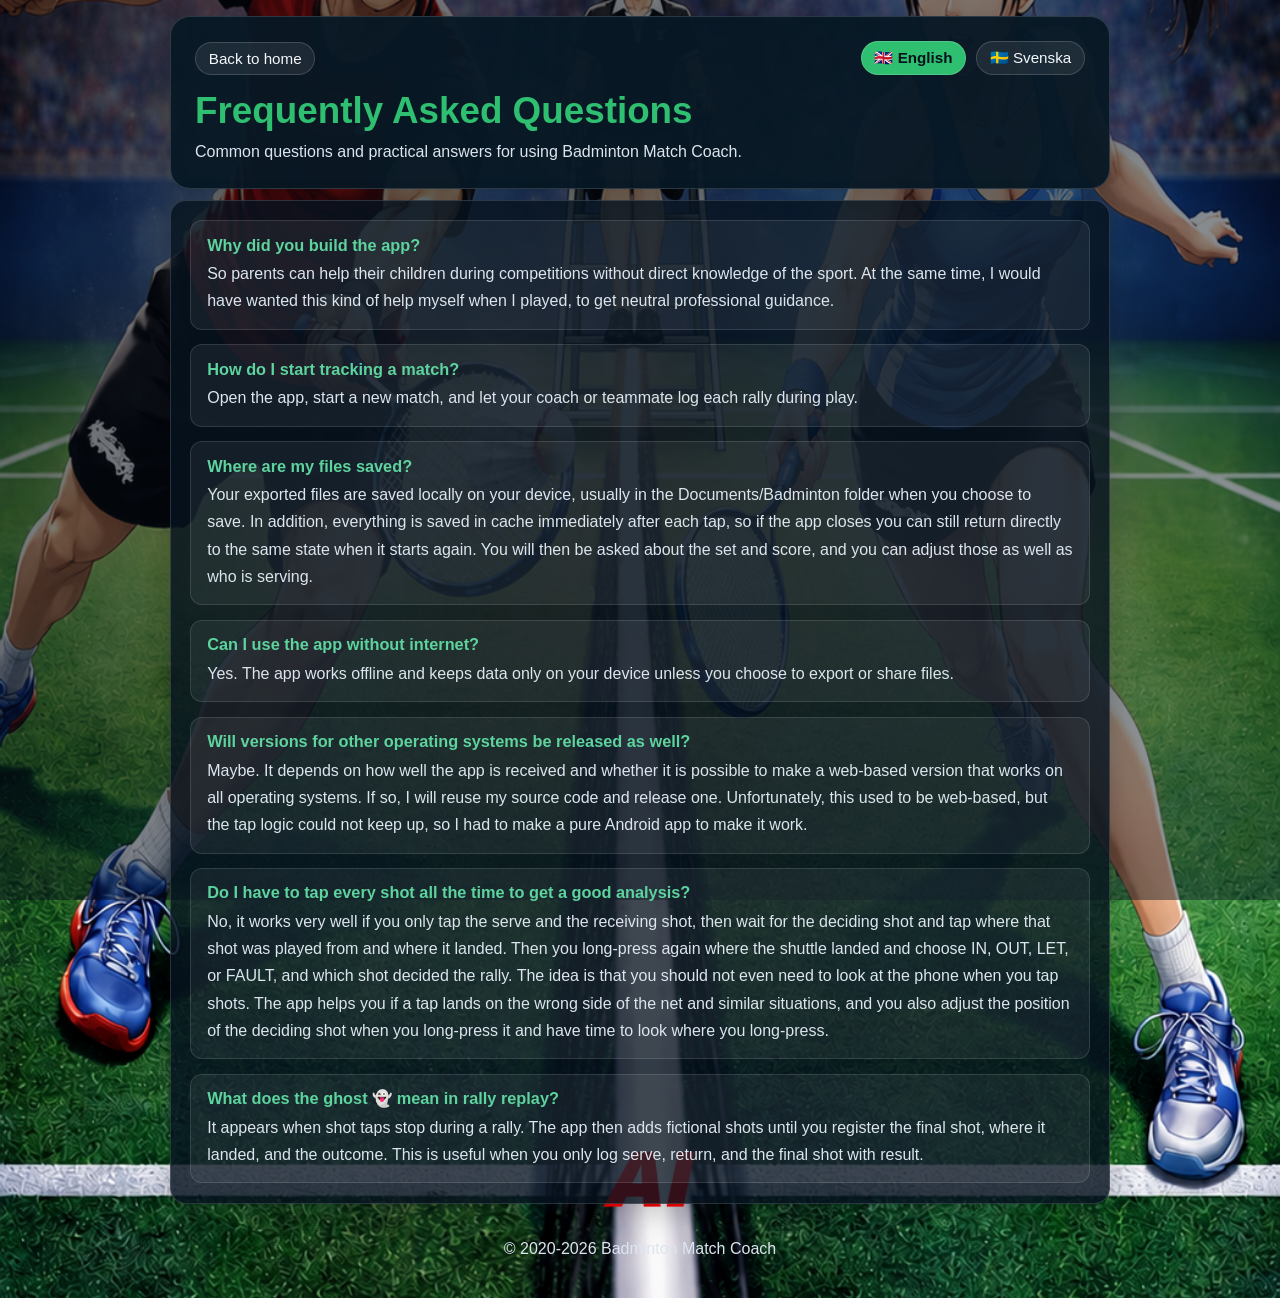
<file: faq.html>
<!DOCTYPE html>
<html lang="en">
<head>
    <meta charset="UTF-8">
    <meta name="viewport" content="width=device-width, initial-scale=1.0">
    <title>FAQ - Badminton Match Coach</title>
    <link rel="stylesheet" href="css/styles.css">
</head>
<body>
    <div class="page-shell">
        <header class="hero">
            <div class="header-controls">
                <a href="index.html" class="back-home-btn" data-faq-i18n="backHome">Back to home</a>
                <div class="lang-switcher" role="group" aria-label="Language switcher">
                    <button class="lang-btn active" type="button" data-lang="en" aria-label="Switch to English">🇬🇧 English</button>
                    <button class="lang-btn" type="button" data-lang="sv" aria-label="Växla till svenska">🇸🇪 Svenska</button>
                </div>
            </div>
            <h1 data-faq-i18n="title">Frequently Asked Questions</h1>
            <p data-faq-i18n="subtitle">Common questions and practical answers for using Badminton Match Coach.</p>
        </header>

        <main class="container">
            <section class="card">
                <div id="faq-list" class="faq-list"></div>
            </section>
        </main>

        <footer>
            <p>&copy; 2020-2026 Badminton Match Coach</p>
        </footer>
    </div>

    <script src="js/faq-data.js"></script>
    <script src="js/faq.js"></script>
</body>
</html>
</file>
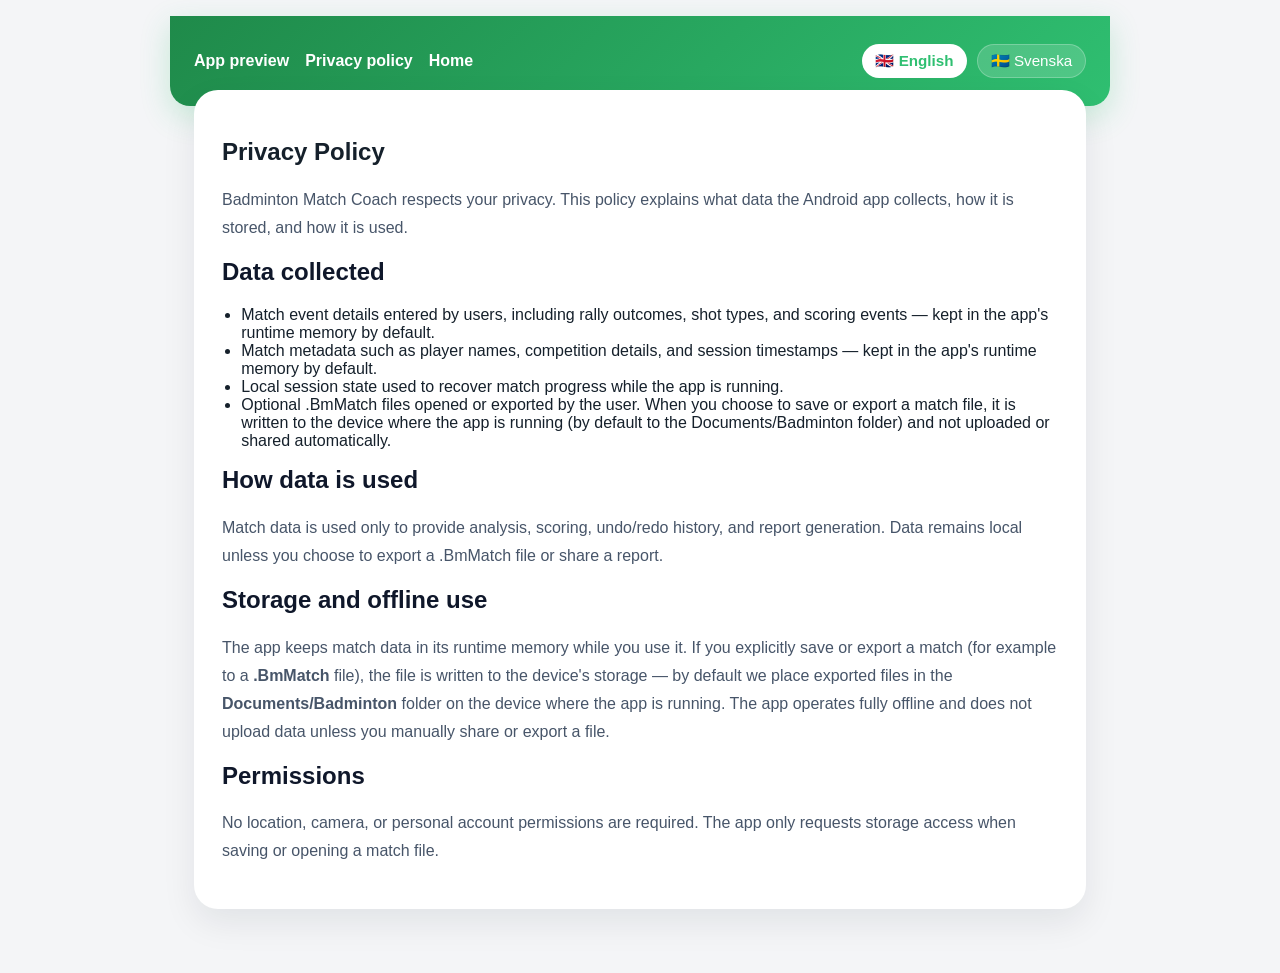
<file: play/privacy.html>
<!DOCTYPE html>
<html lang="en">
<head>
  <meta charset="UTF-8">
  <meta name="viewport" content="width=device-width, initial-scale=1.0">
  <title>Privacy Policy — Badminton Match Coach</title>
  <link rel="stylesheet" href="../css/styles.css">
</head>
<body class="play-page">
  <div class="page-shell">
    <header class="play-hero">
      <div class="top-nav">
        <a href="index.html" data-i18n="appPreviewLink">App preview</a>
        <a href="privacy.html" data-i18n="privacyLink">Privacy policy</a>
        <a href="../index.html" data-i18n="homeLink">Home</a>
      </div>
      <div class="lang-switcher" role="group" aria-label="Language switcher">
        <button class="lang-btn active" type="button" data-lang="en" aria-label="Switch to English">🇬🇧 English</button>
        <button class="lang-btn" type="button" data-lang="sv" aria-label="Växla till svenska">🇸🇪 Svenska</button>
      </div>
    </header>

    <main class="app-shell">
      <section class="play-section">
        <h1 data-i18n="privacyTitle">Privacy Policy</h1>
        <p data-i18n="privacyIntro">Badminton Match Coach respects your privacy. This policy explains what data the Android app collects, how it is stored, and how it is used.</p>

        <h2 data-i18n="dataCollectedTitle">Data collected</h2>
        <ul>
          <li data-i18n="dataCollectedItem1">Match event details entered by users, including rally outcomes, shot types, and scoring events — kept in the app's runtime memory by default.</li>
          <li data-i18n="dataCollectedItem2">Match metadata such as player names, competition details, and session timestamps — kept in the app's runtime memory by default.</li>
          <li data-i18n="dataCollectedItem3">Local session state used to recover match progress while the app is running.</li>
          <li data-i18n="dataCollectedItem4">Optional .BmMatch files opened or exported by the user. When you choose to save or export a match file, it is written to the device where the app is running (by default to the Documents/Badminton folder) and not uploaded or shared automatically.</li>
        </ul>

        <h2 data-i18n="dataUseTitle">How data is used</h2>
        <p data-i18n="dataUseText">Match data is used only to provide analysis, scoring, undo/redo history, and report generation. Data remains local unless you choose to export a .BmMatch file or share a report.</p>

        <h2 data-i18n="storageTitle">Storage and offline use</h2>
        <p data-i18n="storageText">The app keeps match data in its runtime memory while you use it. If you explicitly save or export a match (for example to a <strong>.BmMatch</strong> file), the file is written to the device's storage — by default we place exported files in the <strong>Documents/Badminton</strong> folder on the device where the app is running. The app operates fully offline and does not upload data unless you manually share or export a file.</p>

        <h2 data-i18n="permissionsTitle">Permissions</h2>
        <p data-i18n="permissionsText">No location, camera, or personal account permissions are required. The app only requests storage access when saving or opening a match file.</p>

      </section>
    </main>
  </div>
  <script src="../js/main.js"></script>
</body>
</html>
</file>
<file: css/styles.css>
:root {
    color-scheme: dark;
    --bg: #07131f;
    --surface: rgba(7, 19, 31, 0.82);
    --surface-strong: rgba(8, 24, 37, 0.96);
    --text: #f3f7fb;
    --muted: #dce5ee;
    --accent: #2fbf71;
    --accent-2: #5dd39e;
    --link: #1a73e8;
}

* {
    box-sizing: border-box;
}

body {
    font-family: Arial, sans-serif;
    margin: 0;
    min-height: 100vh;
    color: var(--text);
    background: linear-gradient(135deg, rgba(2, 6, 12, 0.60) 0%, rgba(7, 16, 27, 0.50) 45%, rgba(10, 24, 35, 0.45) 100%), url("../BadmintonMatchCoach.png");
    background-position: center;
    background-repeat: no-repeat;
    background-size: cover;
    background-attachment: fixed;
    -webkit-text-size-adjust: 100%;
    text-size-adjust: 100%;
}

.page-shell {
    max-width: 980px;
    margin: 0 auto;
    padding: 16px clamp(12px, 2.5vw, 20px) 24px;
}

.hero {
    padding: clamp(0.9rem, 2.5vw, 1.5rem);
    margin-bottom: 0.7rem;
    background: var(--surface-strong);
    border: 1px solid rgba(255, 255, 255, 0.14);
    border-radius: 20px;
    box-shadow: 0 12px 40px rgba(0, 0, 0, 0.25);
}

.header-controls {
    display: flex;
    justify-content: space-between;
    align-items: center;
    gap: 0.6rem;
    margin-bottom: 0.9rem;
    flex-wrap: wrap;
}

.back-home-btn {
    border: 1px solid rgba(255, 255, 255, 0.16);
    background: rgba(255, 255, 255, 0.08);
    color: var(--text);
    padding: 0.45rem 0.8rem;
    border-radius: 999px;
    font-size: 0.95rem;
    text-decoration: none;
    white-space: nowrap;
}

.back-home-btn:hover {
    background: rgba(255, 255, 255, 0.16);
}

.lang-switcher {
    display: flex;
    justify-content: flex-end;
    gap: 0.6rem;
    flex-wrap: wrap;
}

.lang-btn {
    border: 1px solid rgba(255, 255, 255, 0.16);
    background: rgba(255, 255, 255, 0.08);
    color: var(--text);
    padding: 0.45rem 0.8rem;
    border-radius: 999px;
    cursor: pointer;
    font-size: 0.95rem;
}

.lang-btn.active {
    background: var(--accent);
    color: #03121d;
    font-weight: 700;
}

.hero h1 {
    margin: 0 0 0.5rem;
    font-size: clamp(1.7rem, 4vw, 2.3rem);
    color: var(--accent);
}

.hero-title-row {
    display: flex;
    justify-content: space-between;
    align-items: center;
    gap: 0.8rem;
    flex-wrap: wrap;
    margin-bottom: 0.5rem;
}

.hero-title-row h1 {
    margin: 0;
}

.hero p {
    margin: 0;
    font-size: clamp(0.9rem, 2vw, 1rem);
    line-height: 1.5;
    color: var(--muted);
}

.container {
    display: grid;
    gap: 0.8rem;
}

.card {
    background: var(--surface);
    border: 1px solid rgba(255, 255, 255, 0.14);
    border-radius: 16px;
    padding: clamp(0.85rem, 2vw, 1.2rem);
    box-shadow: 0 10px 30px rgba(0, 0, 0, 0.2);
}

.card h2 {
    margin-top: 0;
    margin-bottom: 0.5rem;
    color: var(--accent-2);
    font-size: clamp(1.1rem, 2.5vw, 1.3rem);
}

.card p,
.card li {
    line-height: 1.7;
    color: var(--muted);
}

.grid {
    display: grid;
    grid-template-columns: repeat(auto-fit, minmax(200px, 1fr));
    gap: 0.8rem;
}

.panel {
    background: rgba(255, 255, 255, 0.06);
    border: 1px solid rgba(255, 255, 255, 0.12);
    border-radius: 12px;
    padding: 0.85rem;
}

.panel h3 {
    margin-top: 0;
    color: var(--accent);
}

ol,
ul {
    padding-left: 1.2rem;
}

footer {
    margin-top: 0.8rem;
    text-align: center;
    color: var(--muted);
    padding: 0.5rem 0 0;
}

.nav-links {
    margin-top: 0.6rem;
}

.nav-links a {
    display: inline-block;
    color: var(--link);
    font-weight: bold;
    text-decoration: none;
}

.nav-links a:hover {
    text-decoration: underline;
}

.faq-list {
    display: grid;
    gap: 0.9rem;
}

.faq-item {
    background: rgba(255, 255, 255, 0.06);
    border: 1px solid rgba(255, 255, 255, 0.12);
    border-radius: 12px;
    padding: 0.9rem 1rem;
}

.faq-item h3 {
    margin: 0 0 0.35rem;
    color: var(--accent-2);
    font-size: 1.02rem;
}

.faq-item p {
    margin: 0;
}

footer a {
    color: var(--link);
    text-decoration: none;
}

footer a:hover {
    text-decoration: underline;
}

.play-page {
    background: #f4f5f7;
    color: #15202b;
}

.play-hero {
    background: linear-gradient(135deg, #1f8a4a 0%, #2fbf71 100%);
    min-height: 90px;
    display: flex;
    align-items: center;
    justify-content: space-between;
    gap: 16px;
    padding: 0 24px;
    border-radius: 0 0 20px 20px;
    box-shadow: 0 10px 30px rgba(47, 191, 113, 0.24);
}

.top-nav {
    display: flex;
    gap: 16px;
    flex-wrap: wrap;
}

.top-nav a {
    color: white;
    text-decoration: none;
    font-weight: 600;
}

.top-nav a:hover {
    text-decoration: underline;
}

.play-hero .lang-btn {
    border-color: rgba(255, 255, 255, 0.24);
    background: rgba(255, 255, 255, 0.16);
    color: white;
}

.play-hero .lang-btn.active {
    background: white;
    color: #2fbf71;
}

.app-shell {
    max-width: 960px;
    margin: -40px auto 0;
    padding: 0 24px 40px;
}

.app-intro {
    display: grid;
    grid-template-columns: minmax(0, 1.7fr) minmax(280px, 1fr);
    gap: 24px;
    align-items: start;
}

.app-card {
    background: white;
    border-radius: 24px;
    padding: 28px;
    box-shadow: 0 16px 50px rgba(13, 44, 79, 0.12);
    display: flex;
    gap: 24px;
}

.app-icon {
    min-width: 96px;
    min-height: 96px;
    border-radius: 28px;
    background: linear-gradient(135deg, #2b8a3e 0%, #2fbf71 100%);
    color: white;
    display: grid;
    place-items: center;
    box-shadow: 0 16px 35px rgba(47, 191, 113, 0.25);
    overflow: hidden;
}

.app-icon img {
    width: 100%;
    height: 100%;
    object-fit: cover;
    display: block;
}

.app-details {
    display: grid;
    gap: 14px;
}

.app-category {
    text-transform: uppercase;
    letter-spacing: 0.14em;
    font-size: 0.78rem;
    color: #637f9d;
}

.app-details h1 {
    margin: 0;
    font-size: clamp(2.1rem, 3vw, 2.6rem);
    color: #0f172a;
}

.app-subtitle {
    margin: 0;
    font-size: 1rem;
    color: #475569;
}

.app-meta {
    display: grid;
    gap: 10px;
}

.rating {
    display: flex;
    align-items: center;
    gap: 0.75rem;
    font-size: 0.95rem;
    color: #0f172a;
}

.stars {
    color: #f59e0b;
}

.meta-muted {
    color: #64748b;
}

.meta-row {
    display: flex;
    flex-wrap: wrap;
    gap: 1rem;
    color: #475569;
    font-size: 0.95rem;
}

.badge-list {
    display: flex;
    flex-wrap: wrap;
    gap: 10px;
}

.badge {
    background: rgba(47, 191, 113, 0.14);
    color: #0f5132;
    padding: 6px 12px;
    border-radius: 999px;
    font-size: 0.82rem;
    font-weight: 600;
}

.app-description {
    margin: 0;
    line-height: 1.75;
    color: #334155;
}

.app-actions {
    display: grid;
    gap: 16px;
}

.btn {
    border: none;
    border-radius: 999px;
    padding: 14px 18px;
    font-size: 1rem;
    cursor: pointer;
}

.btn-primary {
    background: var(--accent);
    color: white;
    box-shadow: 0 12px 28px rgba(47, 191, 113, 0.2);
}

.btn-secondary {
    background: white;
    color: var(--accent);
    border: 1px solid rgba(47, 191, 113, 0.3);
}

.developer-info {
    display: grid;
    gap: 4px;
    color: #475569;
    font-size: 0.95rem;
}

.developer-info a {
    color: #1a73e8;
    text-decoration: none;
}

.developer-info a:hover {
    text-decoration: underline;
}

.action-tags {
    display: flex;
    flex-wrap: wrap;
    gap: 10px;
    color: #334155;
    font-size: 0.9rem;
}

.action-tags span {
    background: #e2e8f0;
    color: #1e293b;
    border-radius: 999px;
    padding: 8px 12px;
}

.preview-warning {
    margin: 0;
    background: #fff7e6;
    color: #8a4b00;
    border: 1px solid #ffd9a3;
    border-radius: 12px;
    padding: 0.65rem 0.8rem;
    font-size: 0.9rem;
    line-height: 1.5;
}

.screenshot-grid {
    display: grid;
    grid-template-columns: repeat(3, minmax(0, 1fr));
    gap: 18px;
    margin-top: 24px;
}

.screenshot-card {
    background: #f8fafc;
    border-radius: 24px;
    position: relative;
    overflow: hidden;
    box-shadow: 0 18px 40px rgba(15, 23, 42, 0.08);
}

.screenshot-card img {
    width: 100%;
    height: 100%;
    min-height: 260px;
    display: block;
    object-fit: cover;
}

.screenshot-label {
    position: absolute;
    left: 16px;
    right: 16px;
    bottom: 16px;
    background: rgba(8, 31, 63, 0.85);
    color: white;
    padding: 10px 14px;
    border-radius: 999px;
    font-size: 0.9rem;
    text-align: center;
}

.play-section {
    background: white;
    border-radius: 24px;
    padding: 28px;
    margin-top: 24px;
    box-shadow: 0 14px 34px rgba(15, 23, 42, 0.08);
}

.play-section h2 {
    margin-top: 0;
    color: #0f172a;
}

.play-section p {
    color: #475569;
    line-height: 1.75;
}

.feature-list,
.info-grid {
    display: grid;
    grid-template-columns: repeat(3, minmax(0, 1fr));
    gap: 18px;
    margin-top: 20px;
}

.feature-list div,
.info-grid div {
    background: #f8fafc;
    border-radius: 18px;
    border: 1px solid #e2e8f0;
    padding: 20px;
}

.feature-list h3,
.info-grid h3 {
    margin-top: 0;
    color: #0f172a;
}

.app-list {
    padding-left: 1.2rem;
    color: #475569;
}

.app-list li {
    margin-bottom: 0.75rem;
}

.play-footer {
    display: grid;
    grid-template-columns: repeat(3, minmax(0, 1fr));
    gap: 20px;
    margin-top: 24px;
    padding-top: 20px;
    border-top: 1px solid #e2e8f0;
    color: #475569;
}

.play-footer strong,
.play-footer a {
    color: #0f172a;
}

.play-footer a {
    text-decoration: none;
}

.play-footer a:hover {
    text-decoration: underline;
}

@media (max-width: 960px) {
    .app-intro,
    .screenshot-grid,
    .feature-list,
    .info-grid,
    .play-footer {
        grid-template-columns: 1fr;
    }

    .app-shell {
        margin-top: -20px;
    }
}

@media (max-width: 690px) {
    .app-card {
        flex-direction: column;
        padding: 22px;
    }

    .app-icon {
        min-width: 76px;
        min-height: 76px;
        border-radius: 20px;
    }
}

@media (max-width: 520px) {
    .play-hero {
        padding: 0 16px;
    }

    .page-shell {
        padding: 0;
    }

    .app-shell {
        padding: 0 16px 32px;
    }

    .btn {
        width: 100%;
    }
}

@media (max-width: 640px) {
    .page-shell {
        padding: 12px 10px 16px;
    }
    
    .hero {
        margin-bottom: 0.6rem;
        padding: 0.75rem 1rem;
    }

    .hero h1 {
        font-size: 1.4rem;
        margin-bottom: 0.3rem;
    }

    .hero p {
        font-size: 0.88rem;
        line-height: 1.4;
    }

    .card {
        padding: 0.75rem 1rem;
    }
    
    .card h2 {
        font-size: 1rem;
        margin-bottom: 0.35rem;
    }
    
    .card p {
        margin: 0.3rem 0;
    }
    
    .card li {
        margin-bottom: 0.4rem;
    }

    .nav-links {
        margin-top: 0.4rem;
    }
    
    .nav-links a {
        font-size: 0.9rem;
    }
    
    .panel {
        padding: 0.7rem;
    }
    
    .panel h3 {
        font-size: 1rem;
        margin-bottom: 0.25rem;
    }
    
    .faq-item {
        padding: 0.7rem 0.85rem;
    }
    
    .faq-item h3 {
        margin-bottom: 0.25rem;
        font-size: 0.95rem;
    }
}

@media (max-width: 400px) {
    .header-controls {
        margin-bottom: 0.6rem;
        gap: 0.4rem;
    }
    
    .lang-btn,
    .back-home-btn {
        padding: 0.4rem 0.7rem;
        font-size: 0.85rem;
    }
}
</file>
